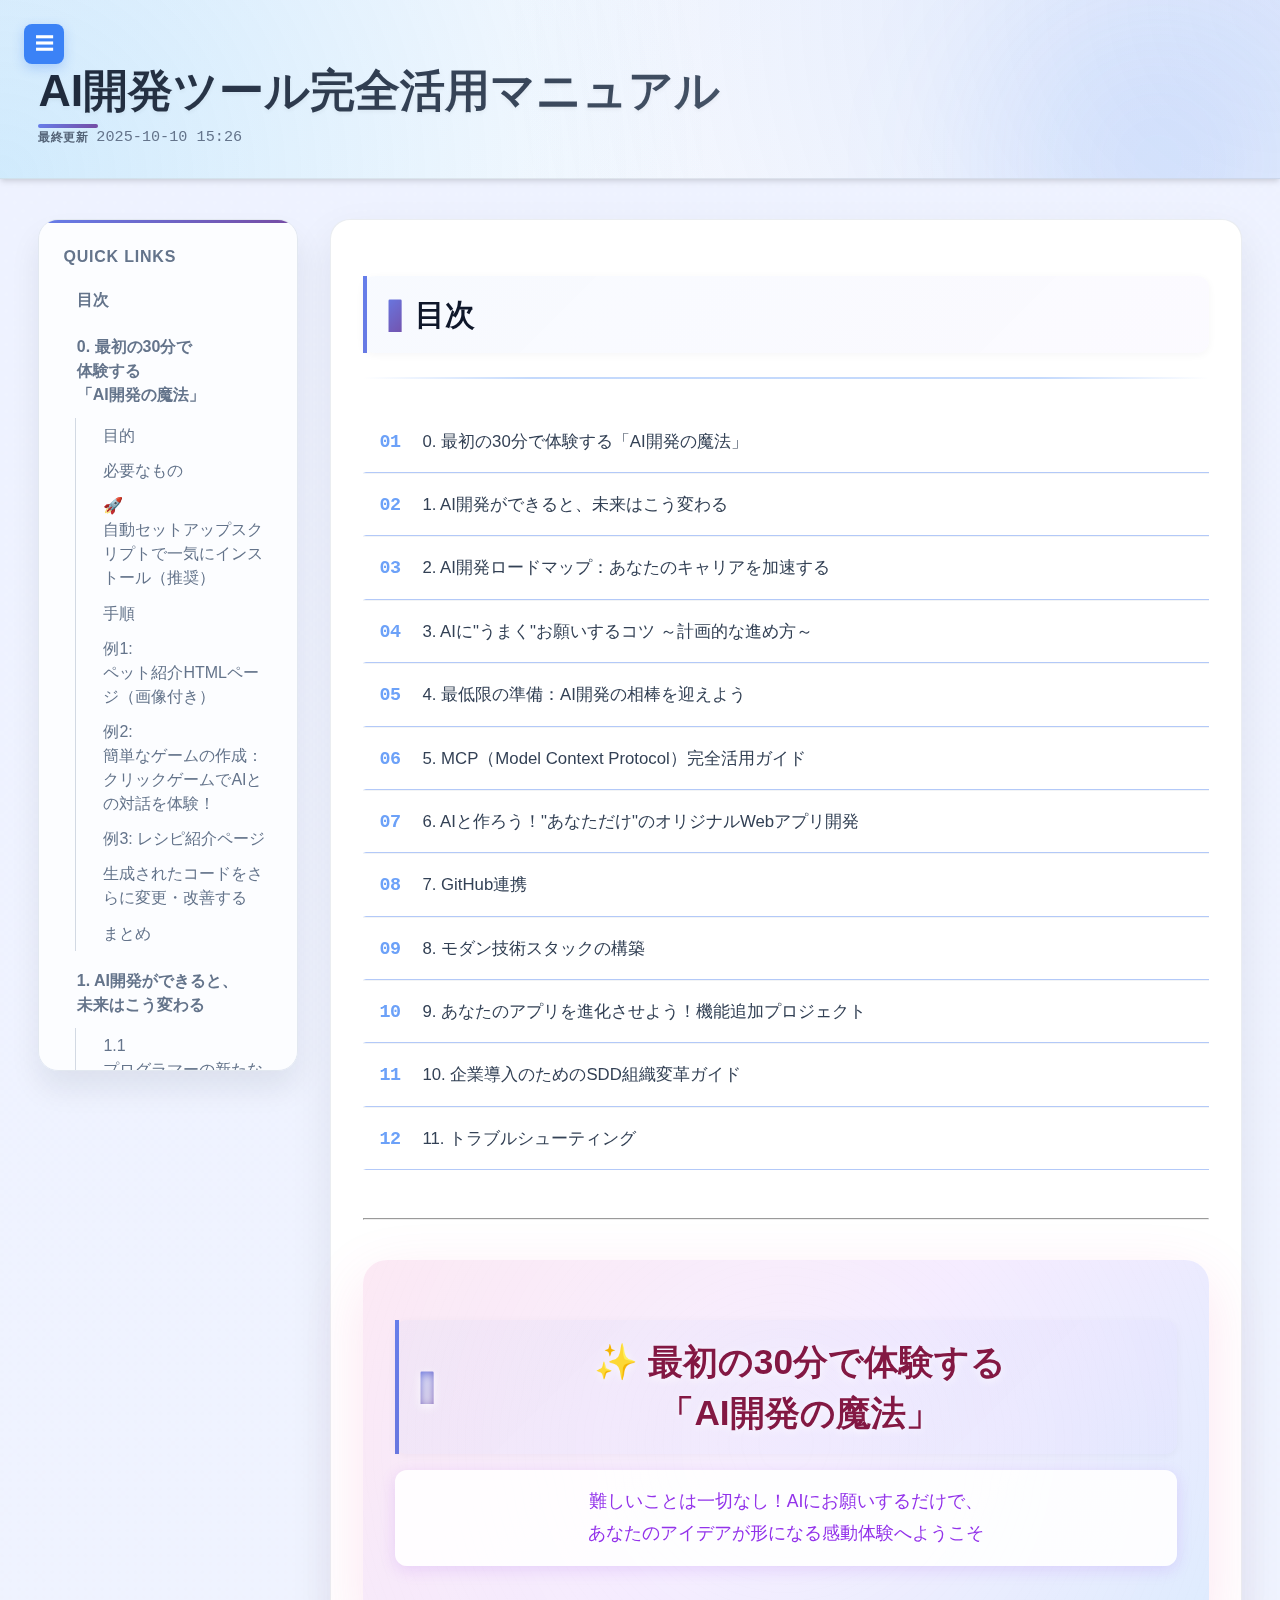
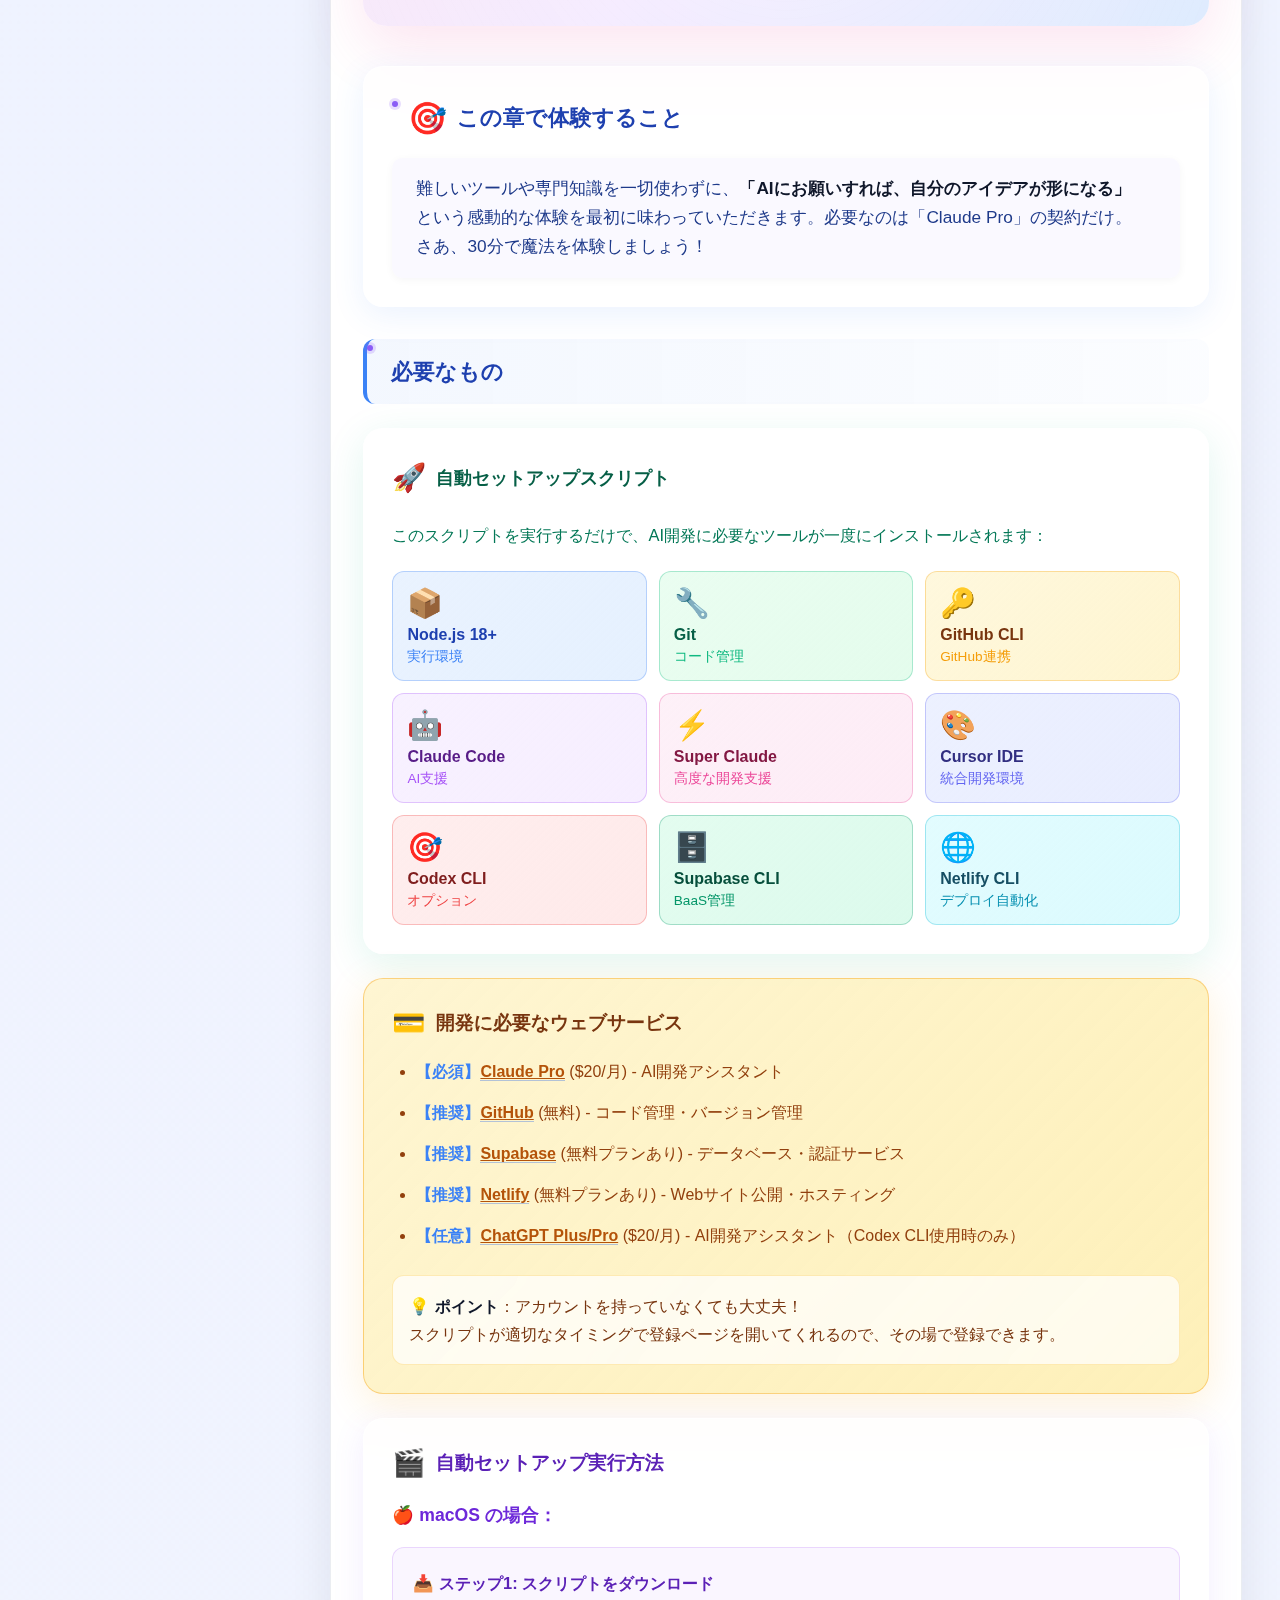
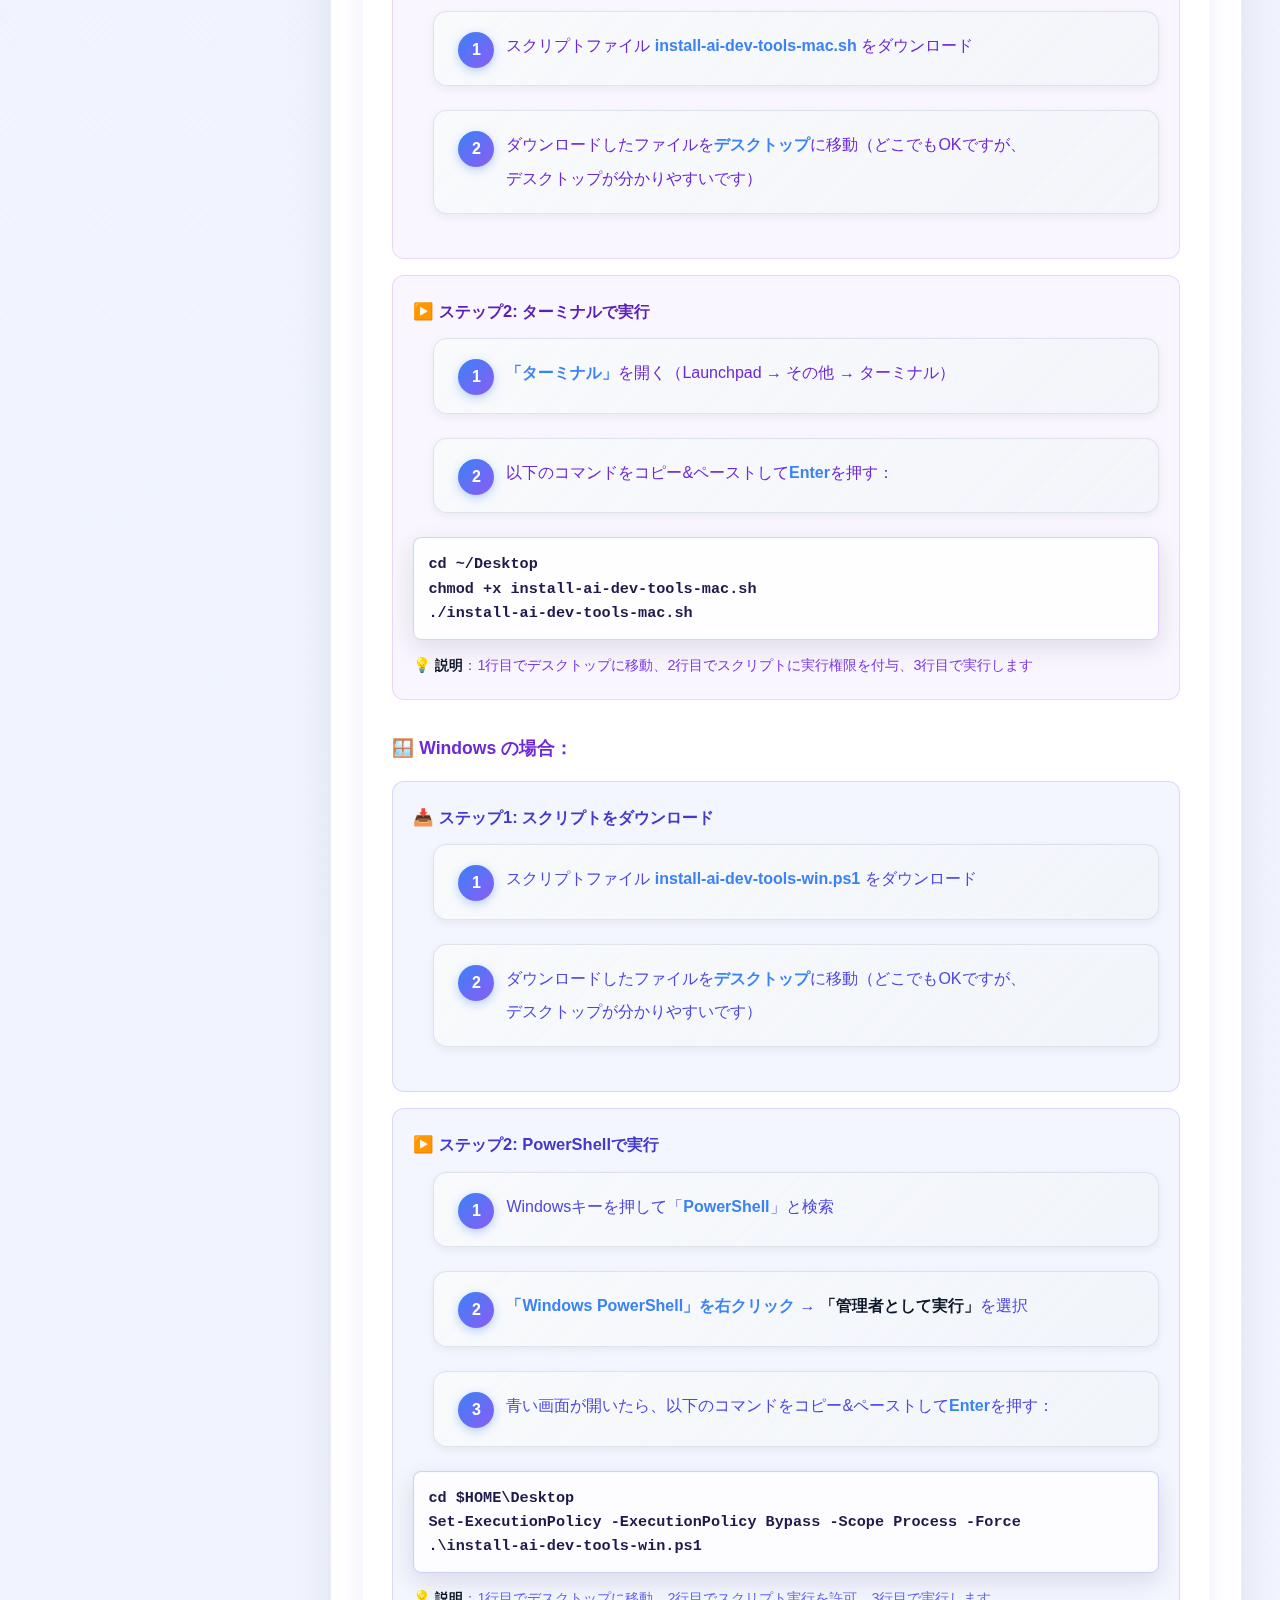
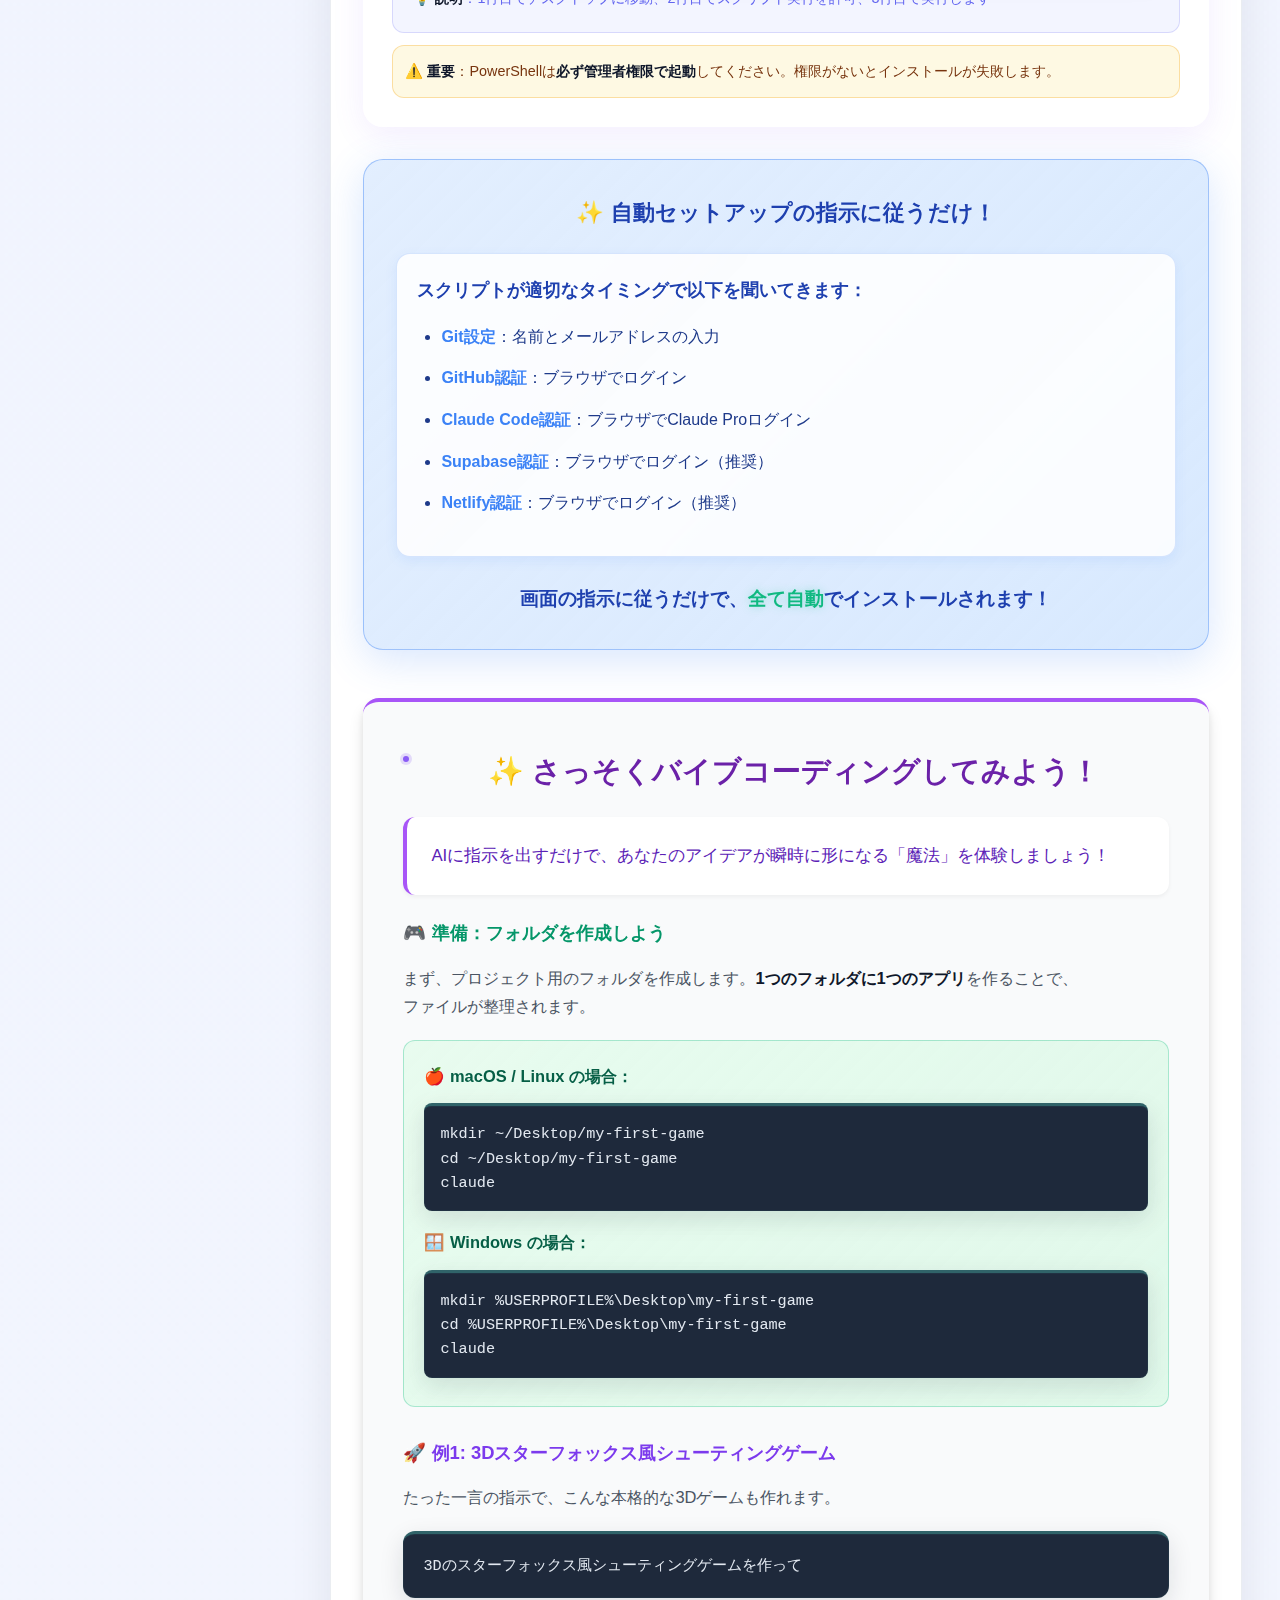
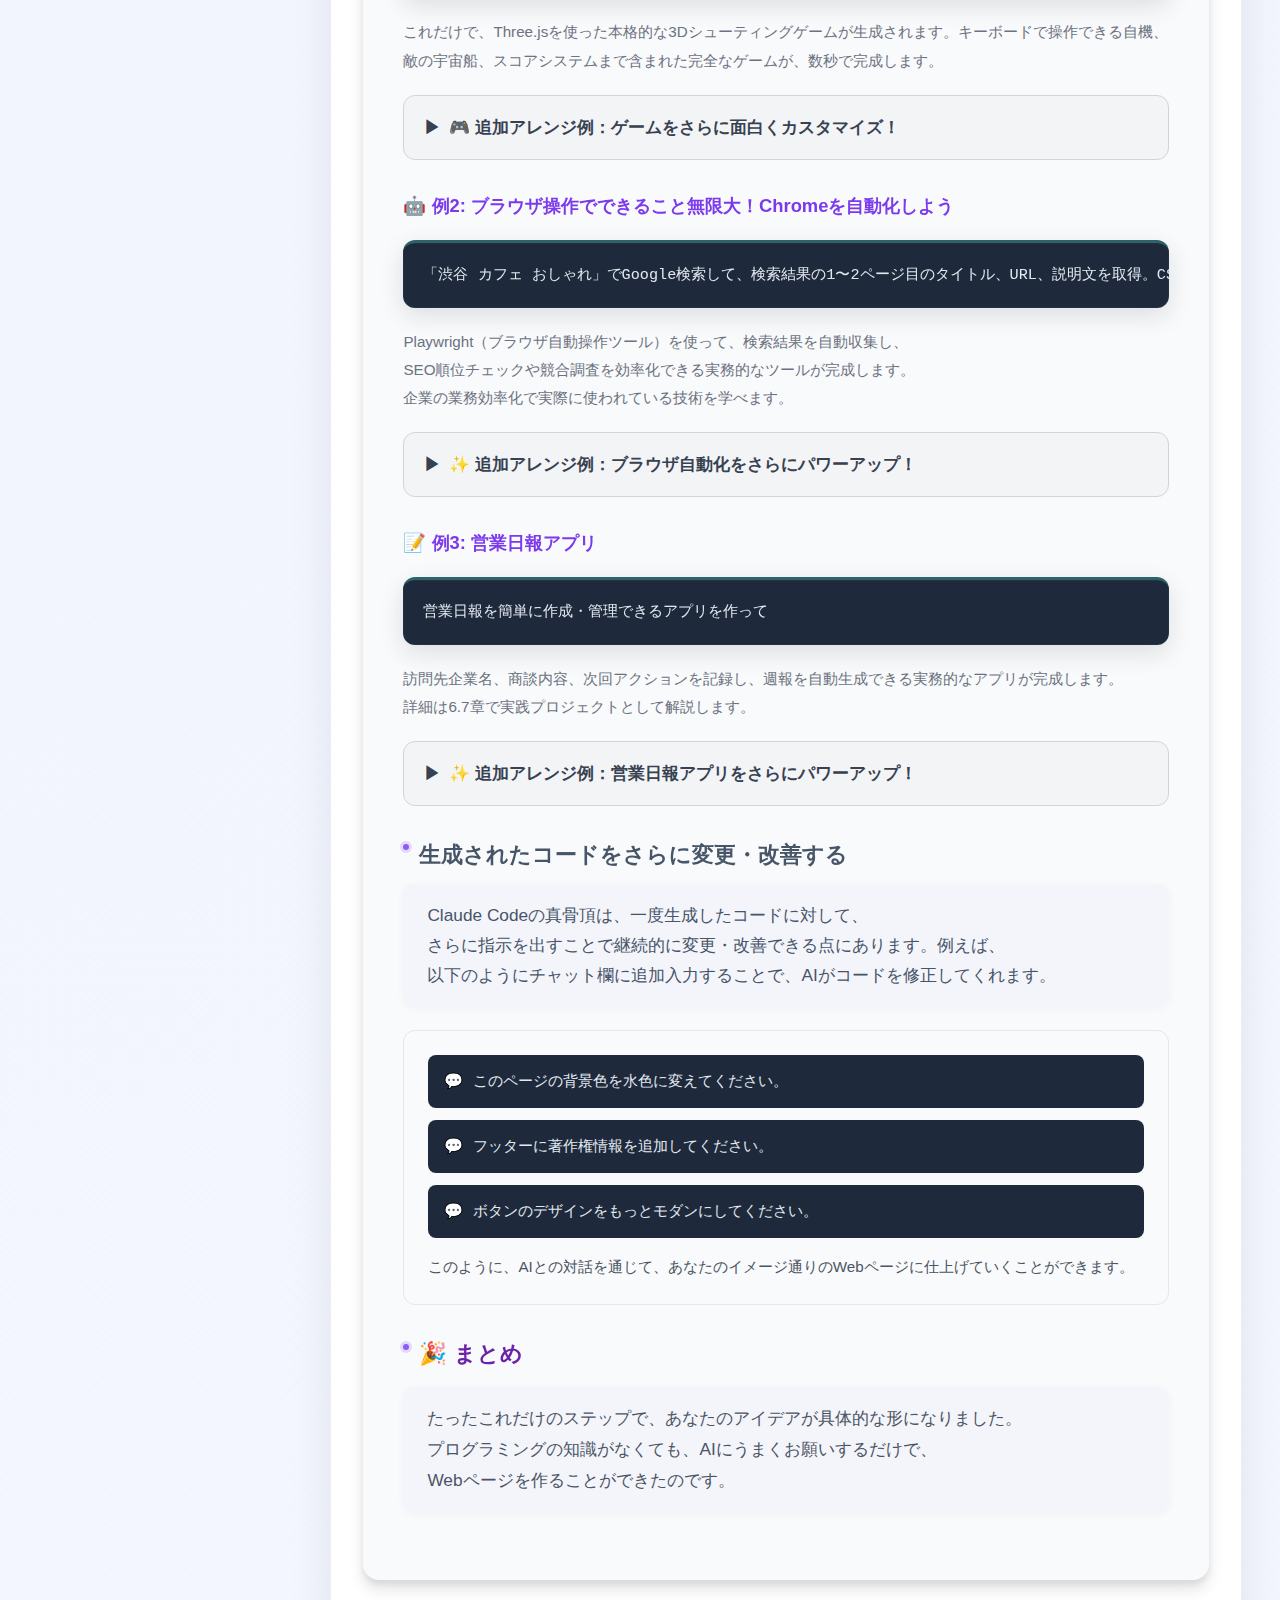
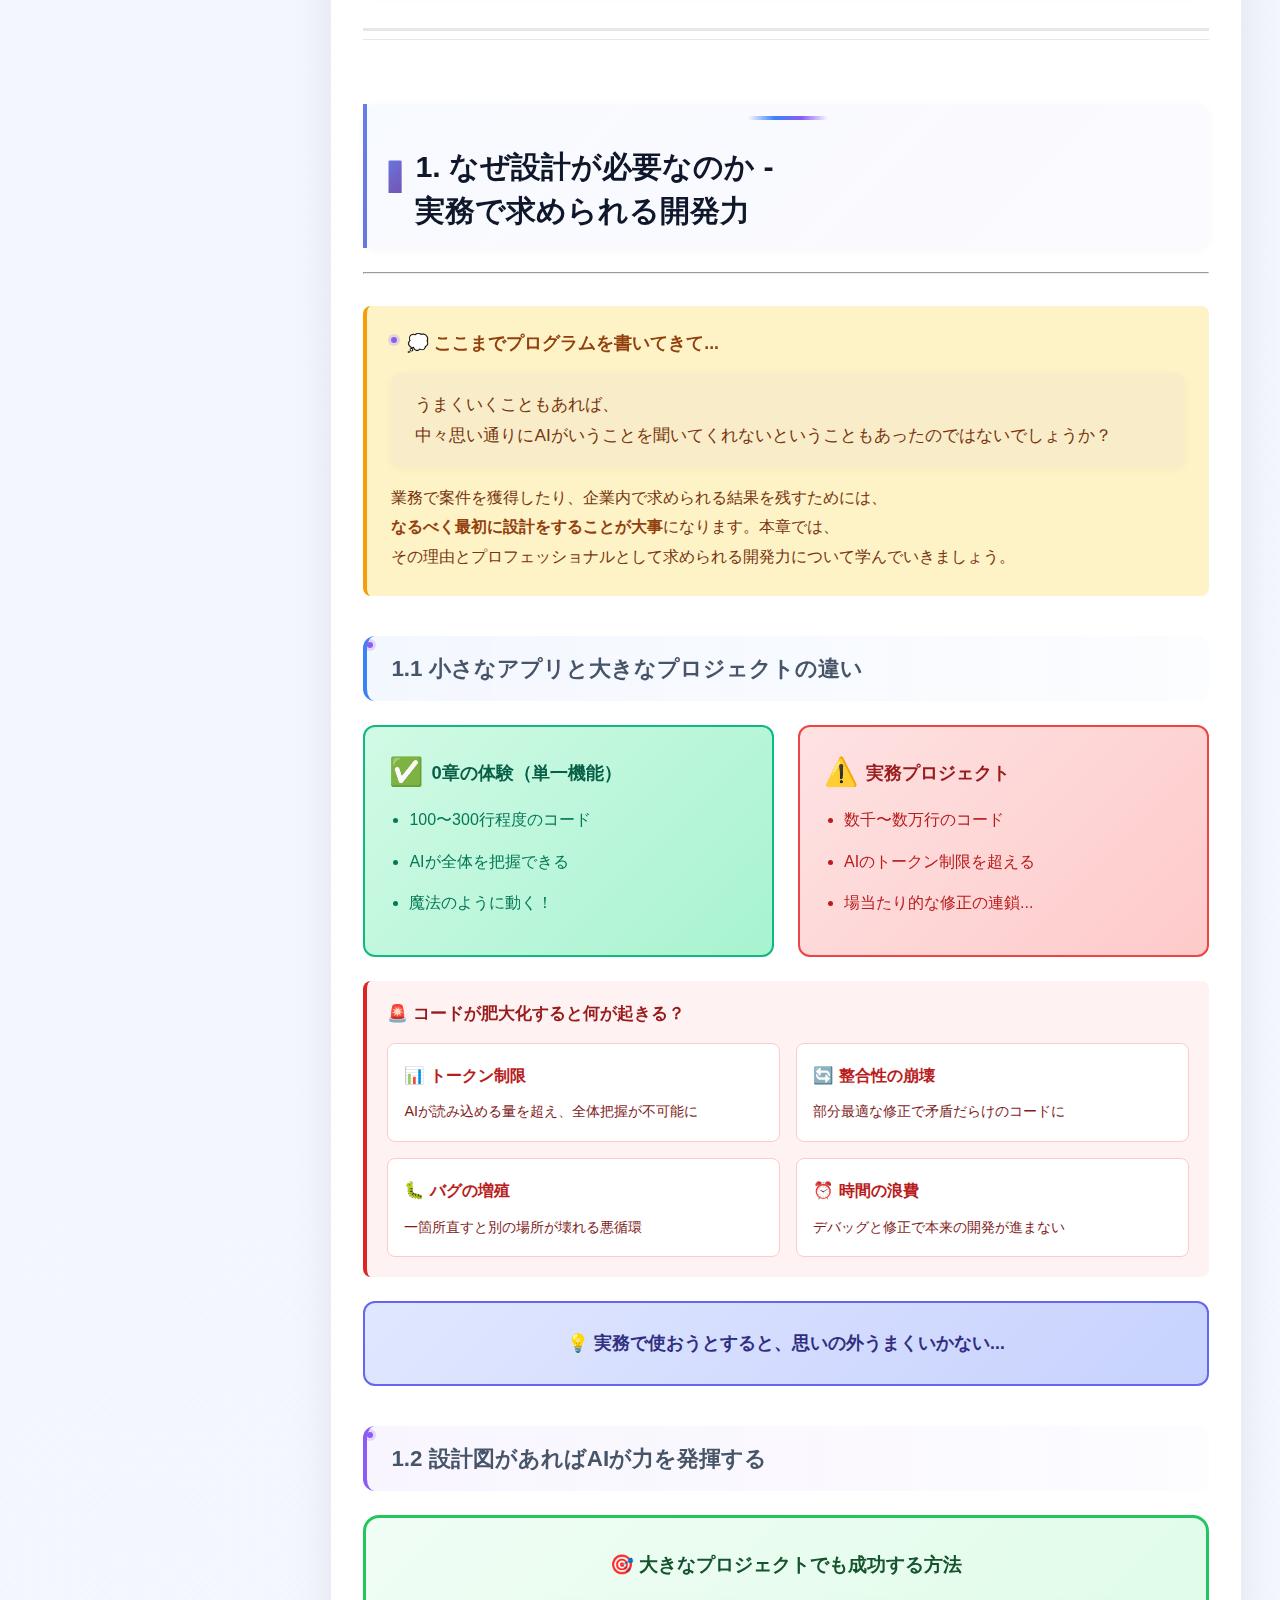
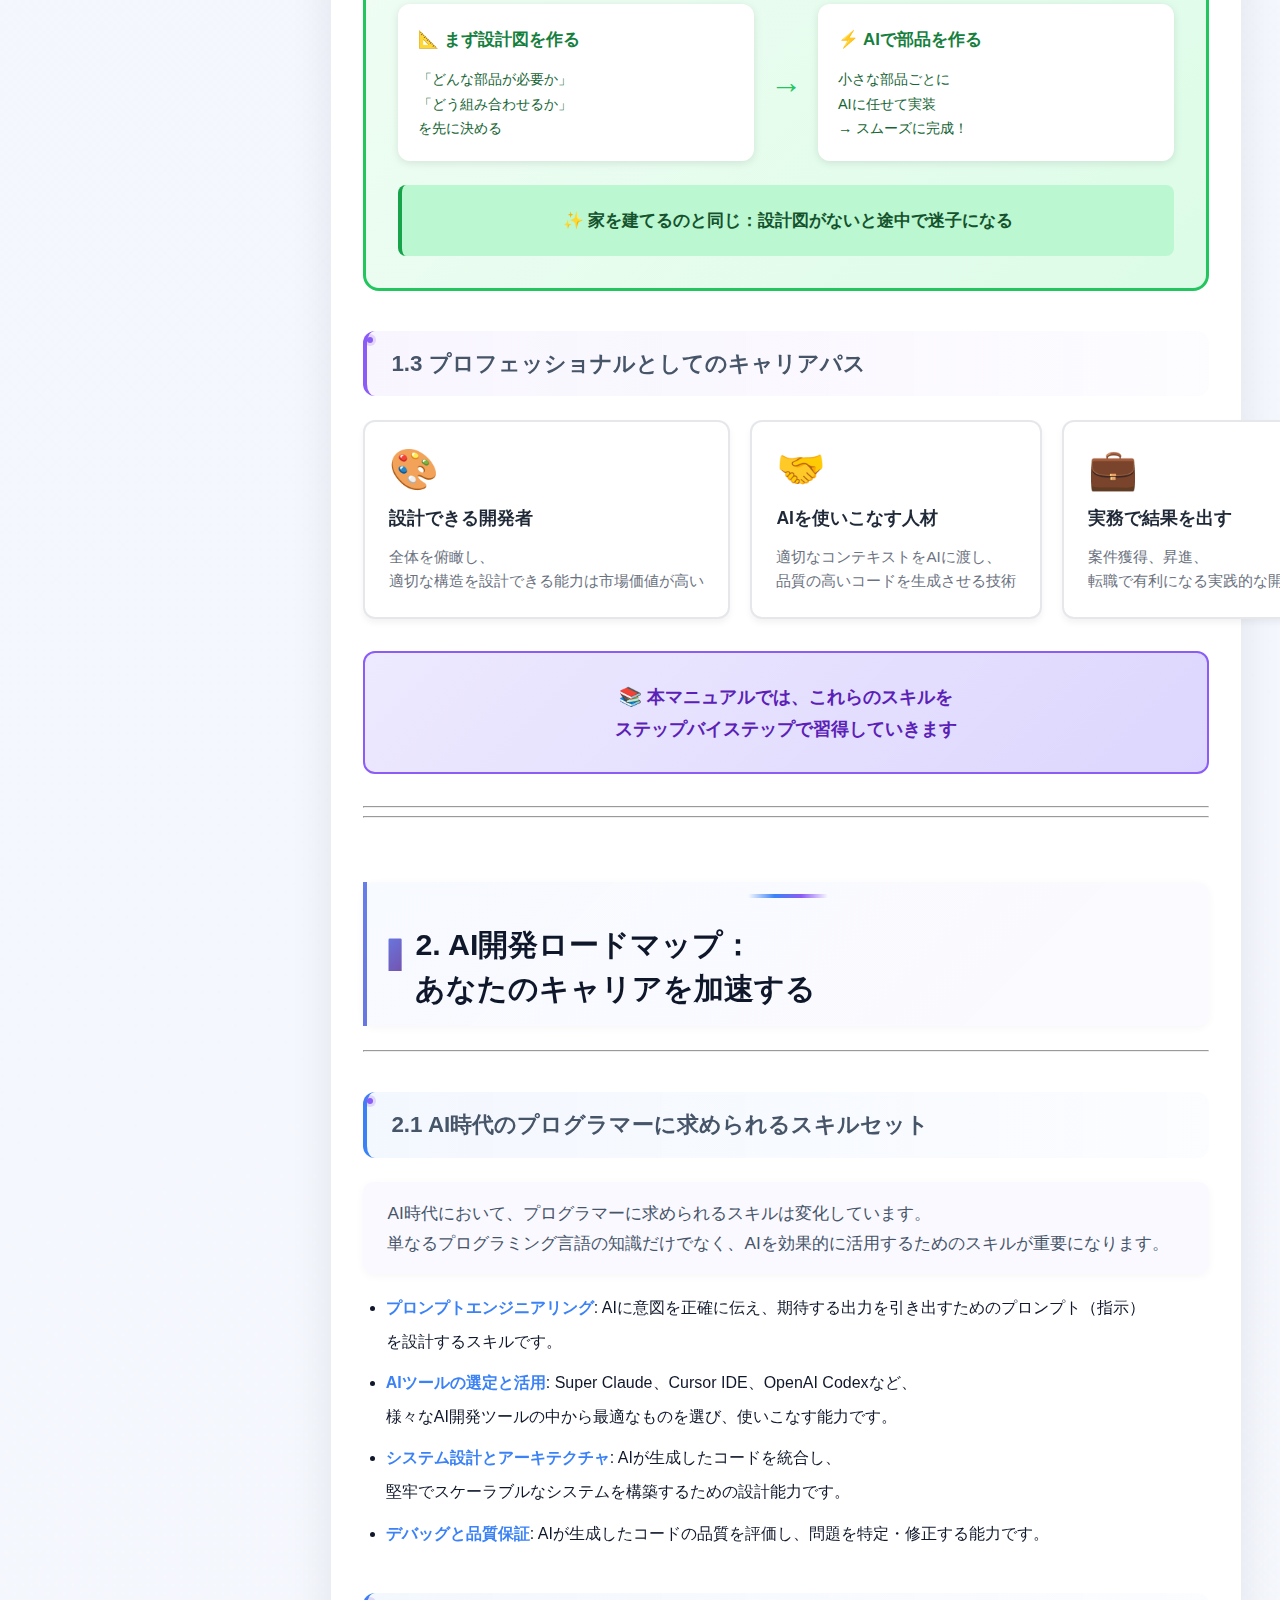
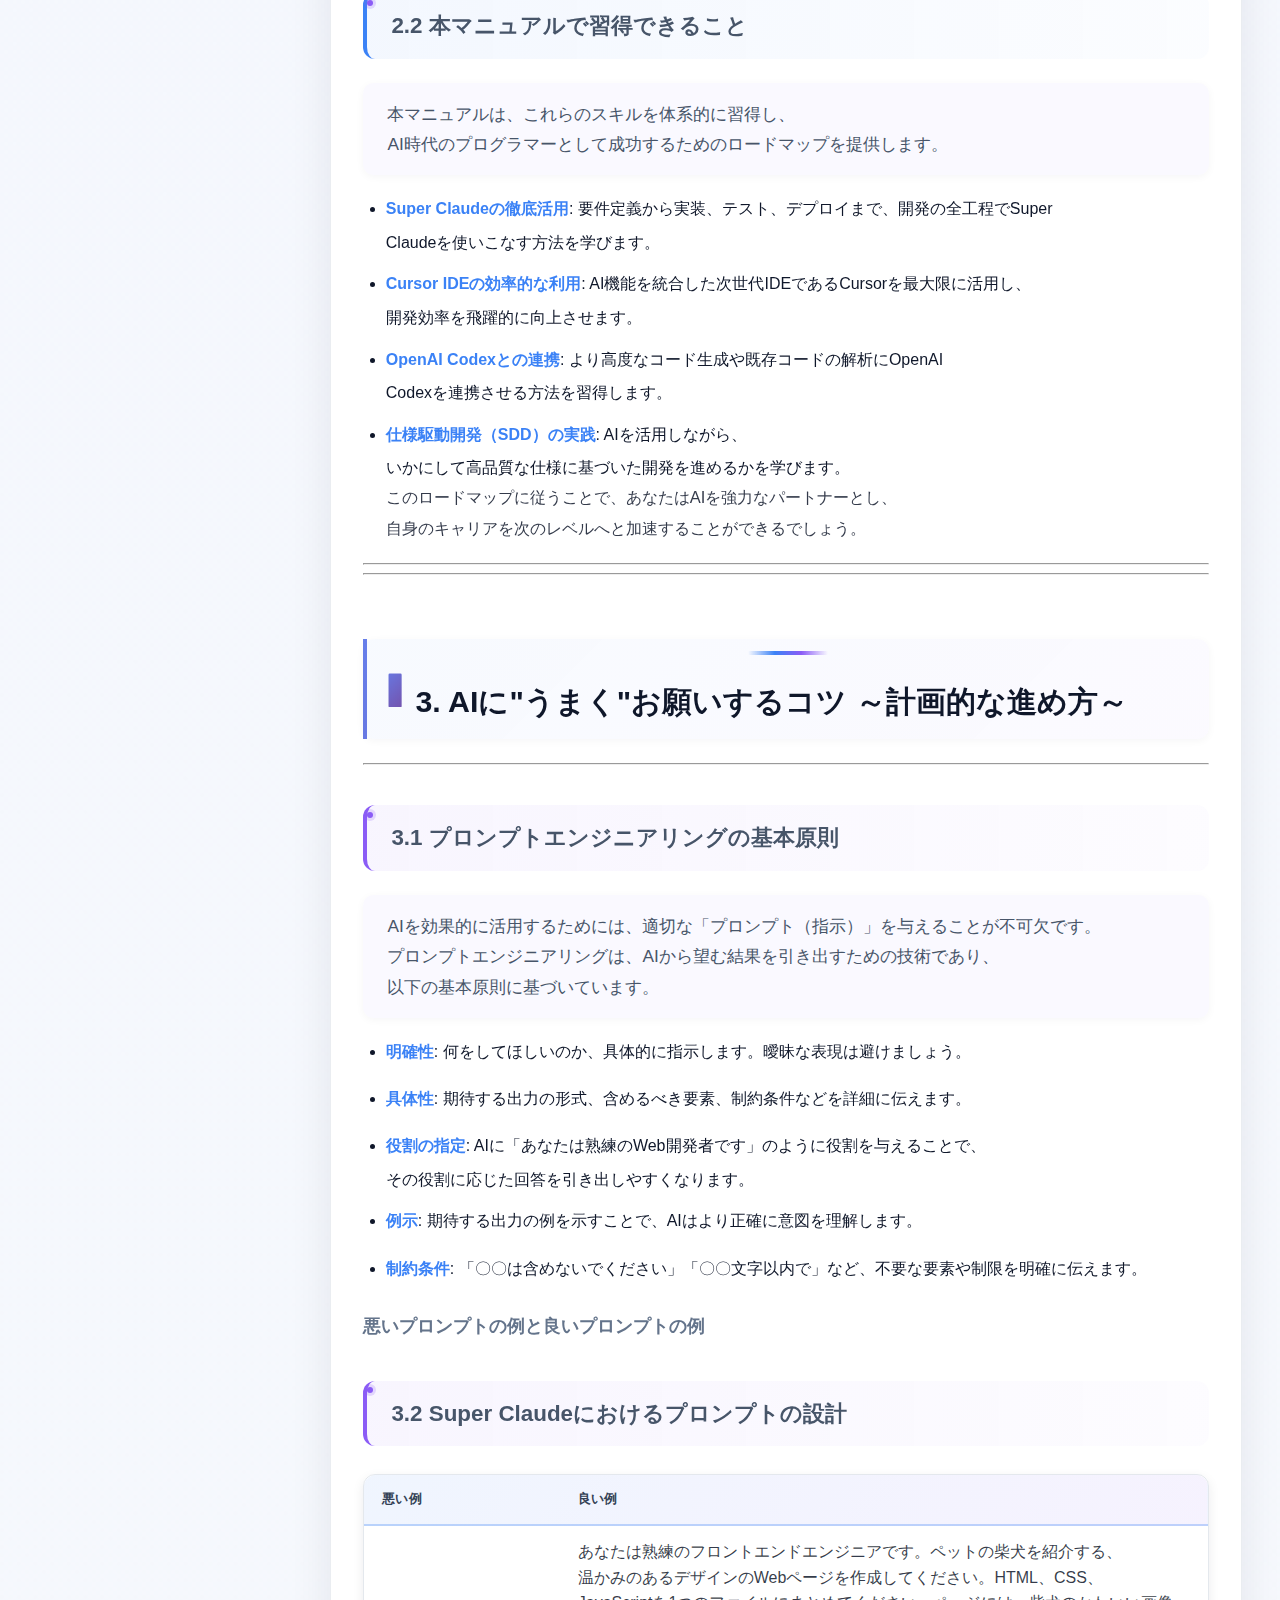
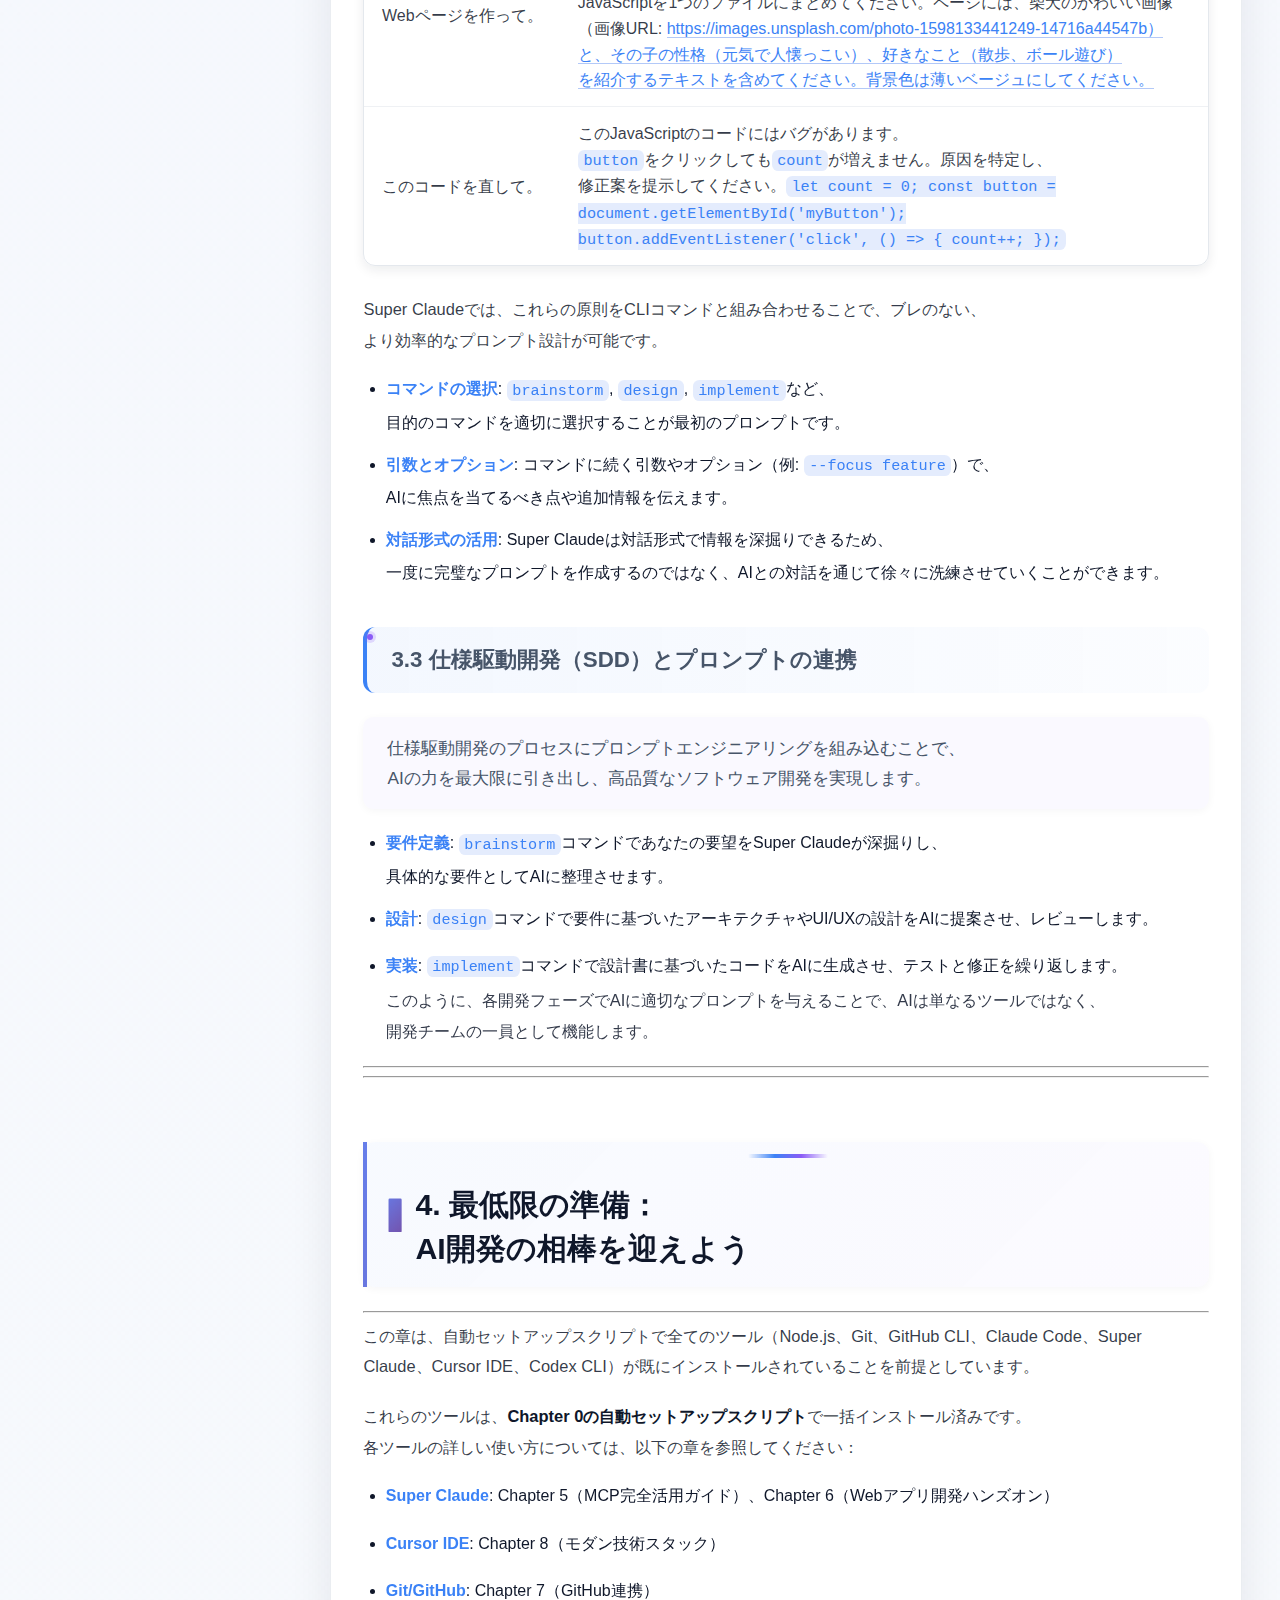
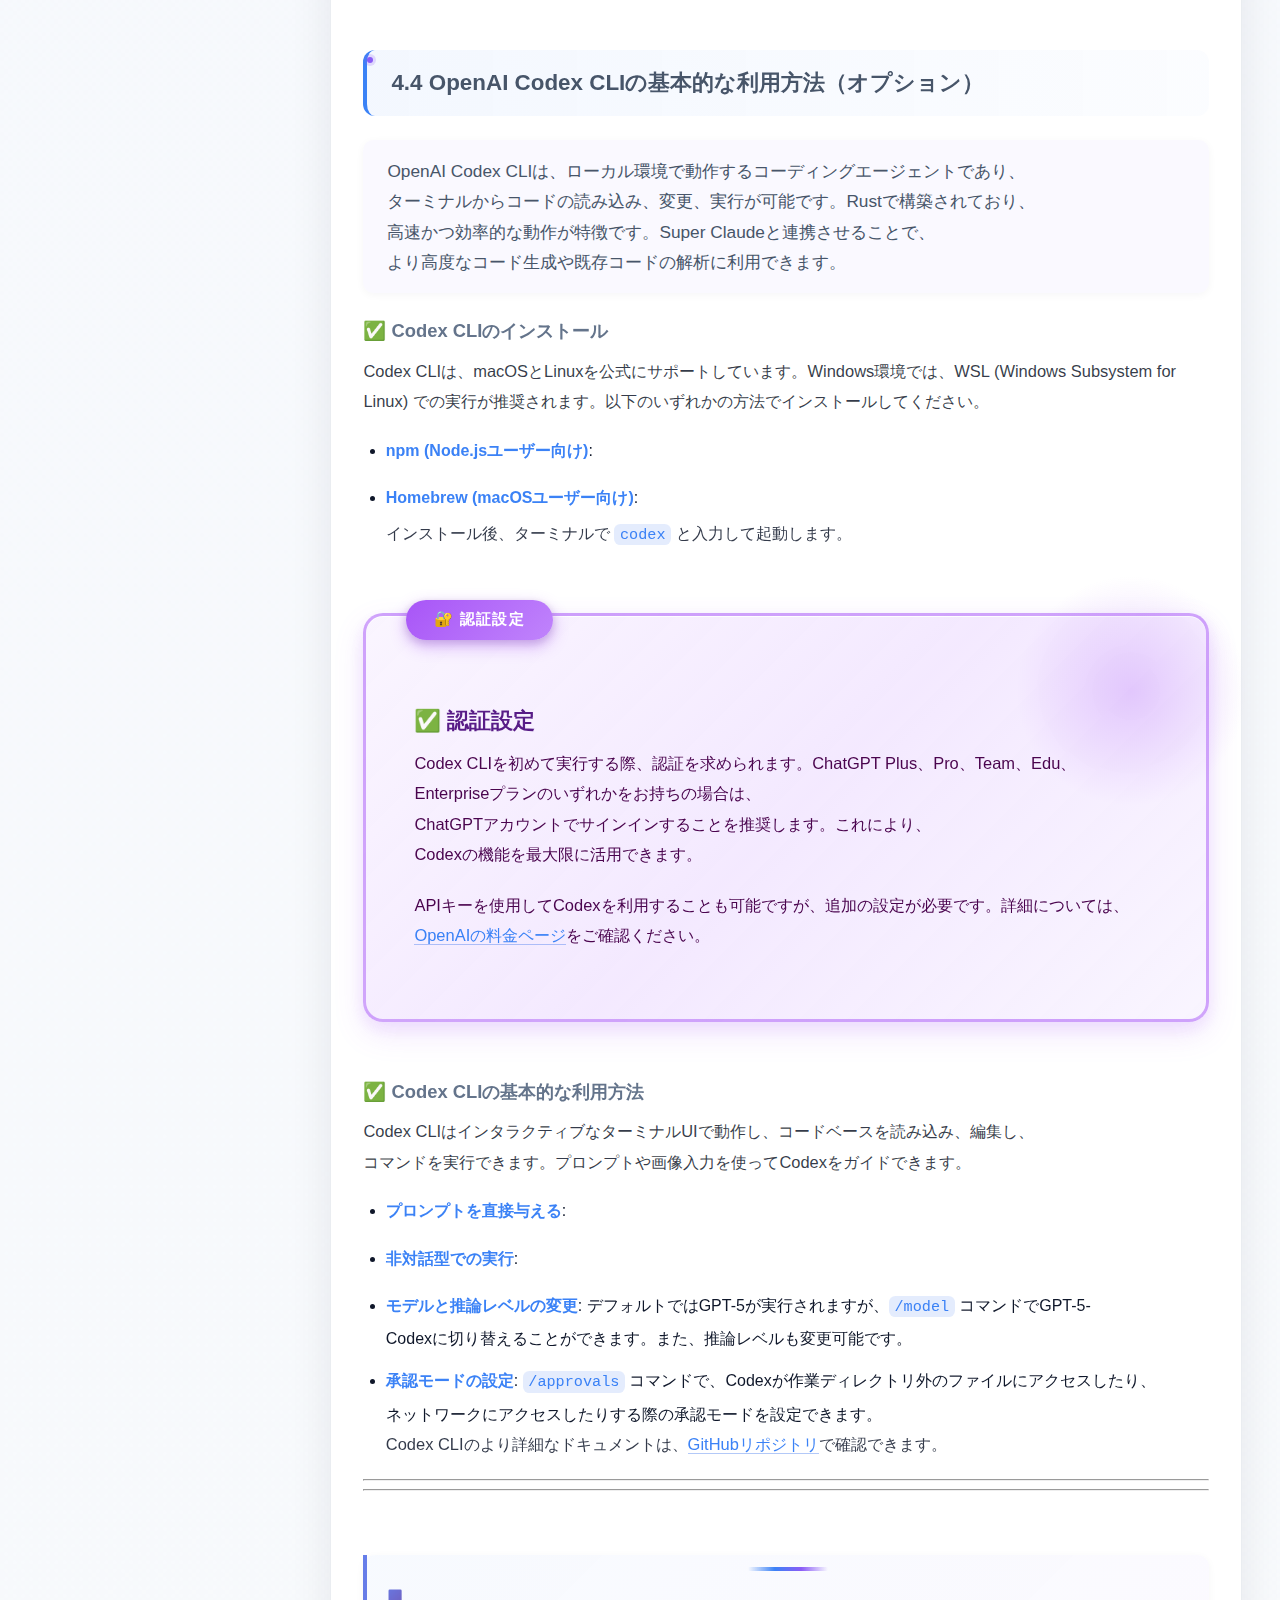
<file: site/index.html>
<!DOCTYPE html>
<html lang="ja">
<head>
  <meta charset="utf-8" />
  <meta name="viewport" content="width=device-width, initial-scale=1" />
  <title>AI開発サポートマニュアル集</title>
  <link rel="stylesheet" href="assets/manual.css" />
  <script>
    // マニュアルが1つだけの場合、自動的にそのマニュアルにリダイレクト
    document.addEventListener('DOMContentLoaded', function() {
      const manualCards = document.querySelectorAll('.manual-card');
      if (manualCards.length === 1) {
        const link = manualCards[0].querySelector('h2 a');
        if (link) {
          window.location.href = link.getAttribute('href');
        }
      }
    });
  </script>
</head>
<body class="site-index">
  <header class="index-header">
    <div>
      <p class="manual-label">Manual Library</p>
      <h1>AI開発準備マニュアル集</h1>
      <p class="manual-subtitle">docs配下のMarkdownをHTMLに自動変換したライブラリです。</p>
      <p class="index-updated">最終更新: 2025-10-10 14:36</p>
    </div>
  </header>
  <main class="index-main">
    <section class="manual-grid">
      <article class="manual-card"><h2><a href="ai/">AI開発ツール完全活用マニュアル</a></h2><dl><div><dt>更新</dt><dd>2025-10-10</dd></div><div><dt>セクション</dt><dd>14</dd></div></dl></article>
    </section>
  </main>
  <footer class="manual-footer">
    <p>新しいMarkdownを追加したら <code>python tools/build_manual.py</code> を実行してください。</p>
  </footer>
</body>
</html>
</file>
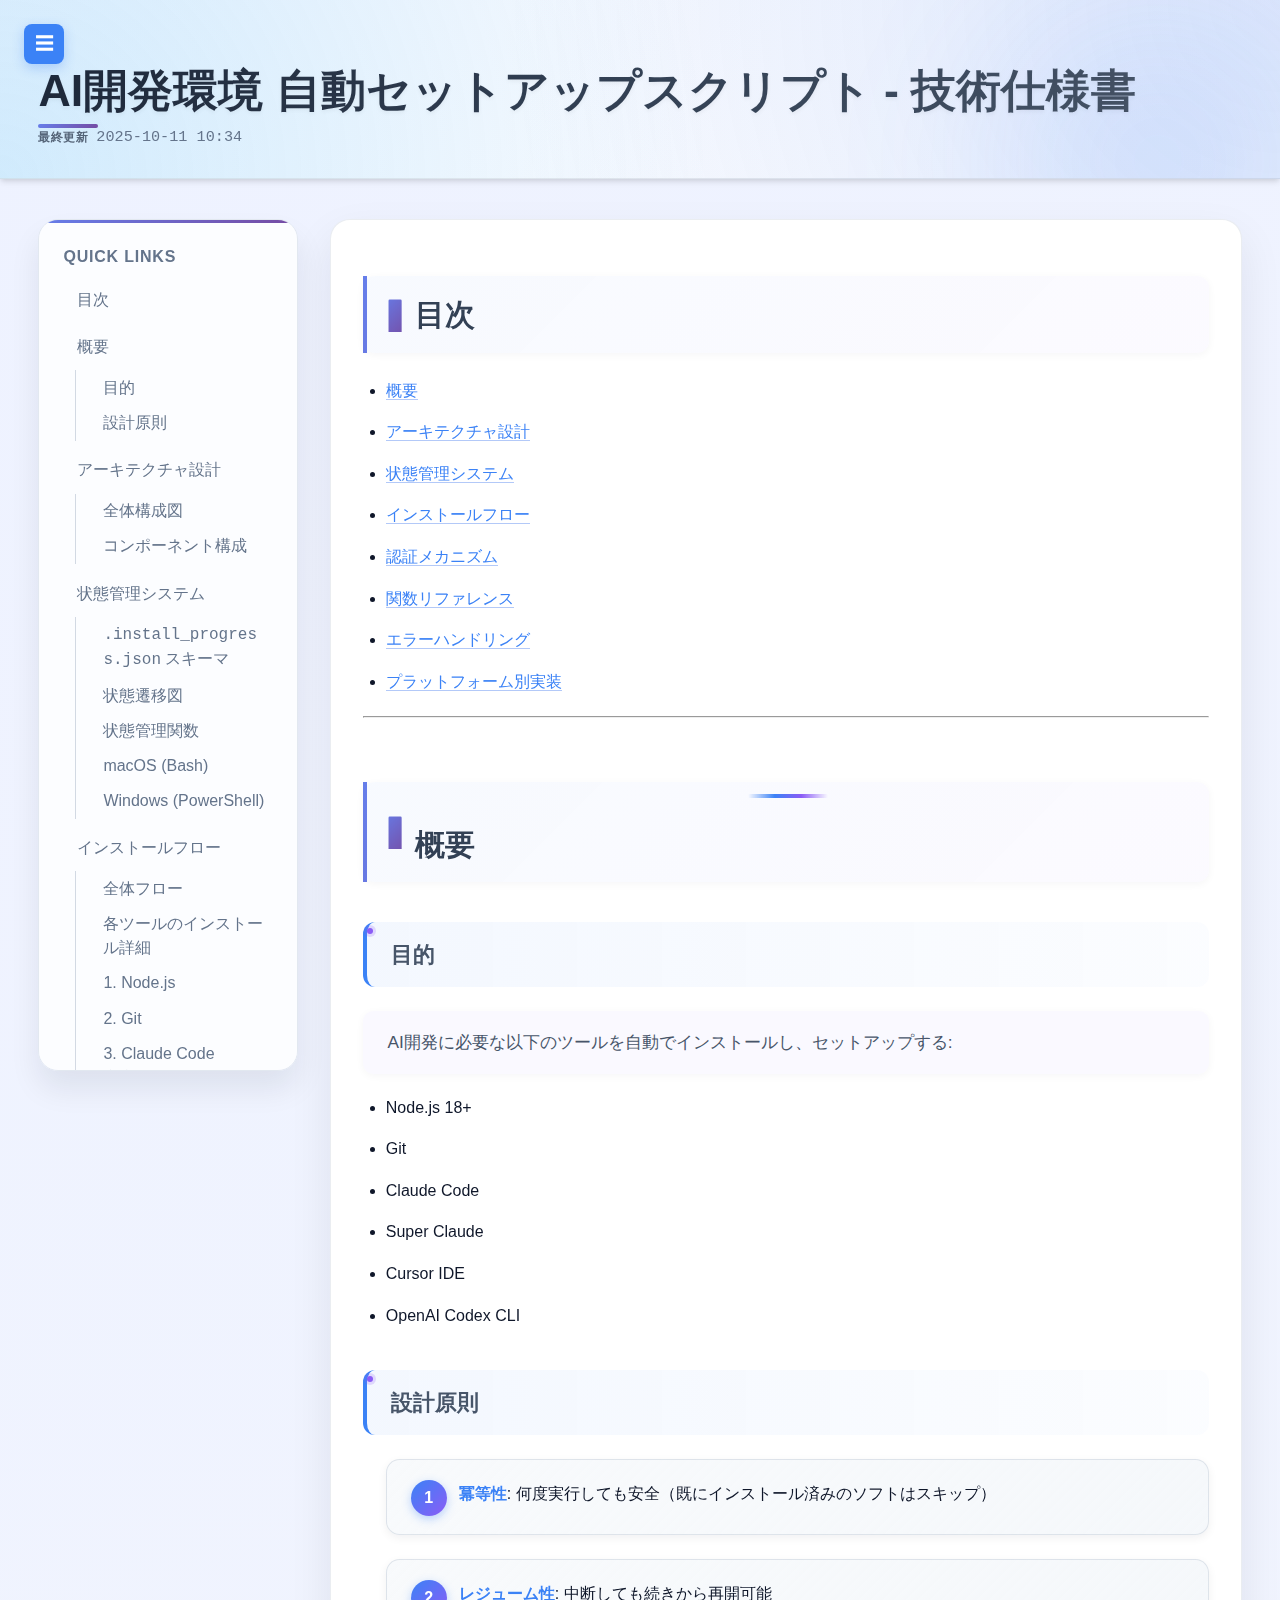
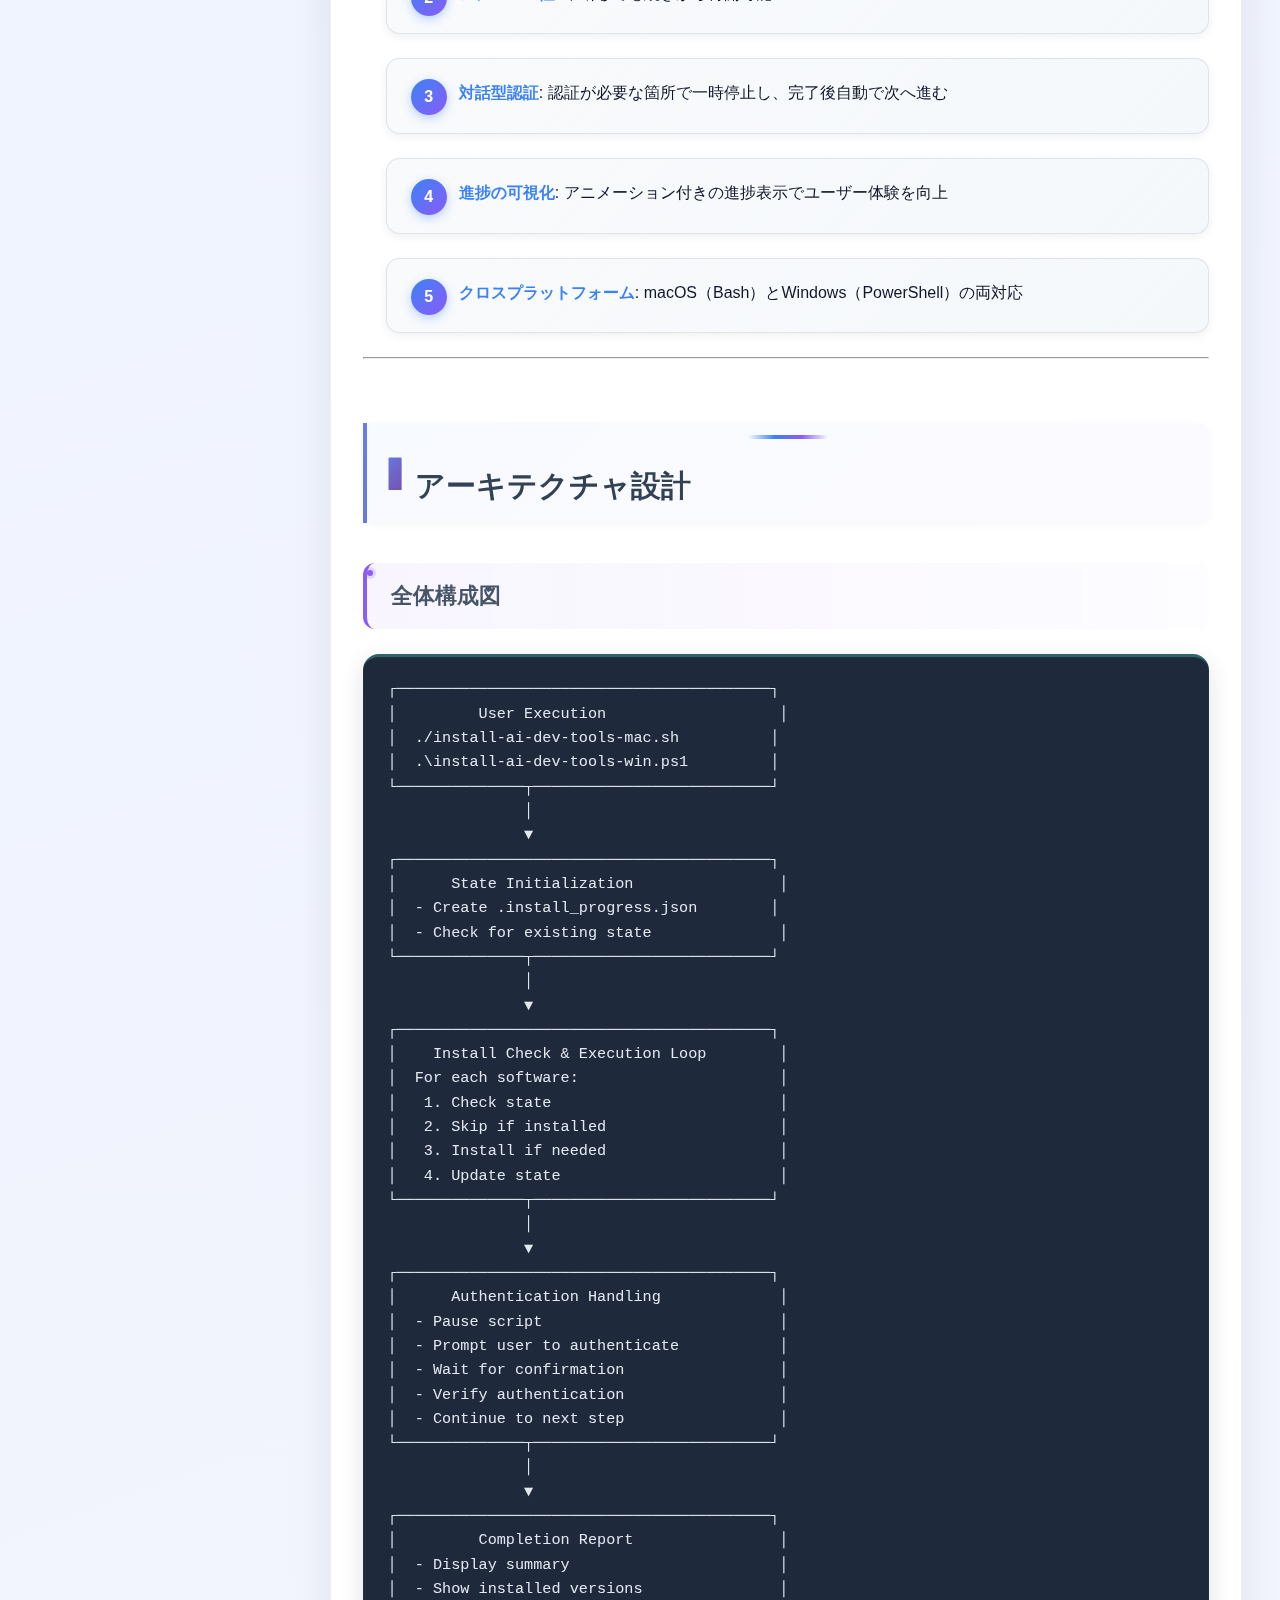
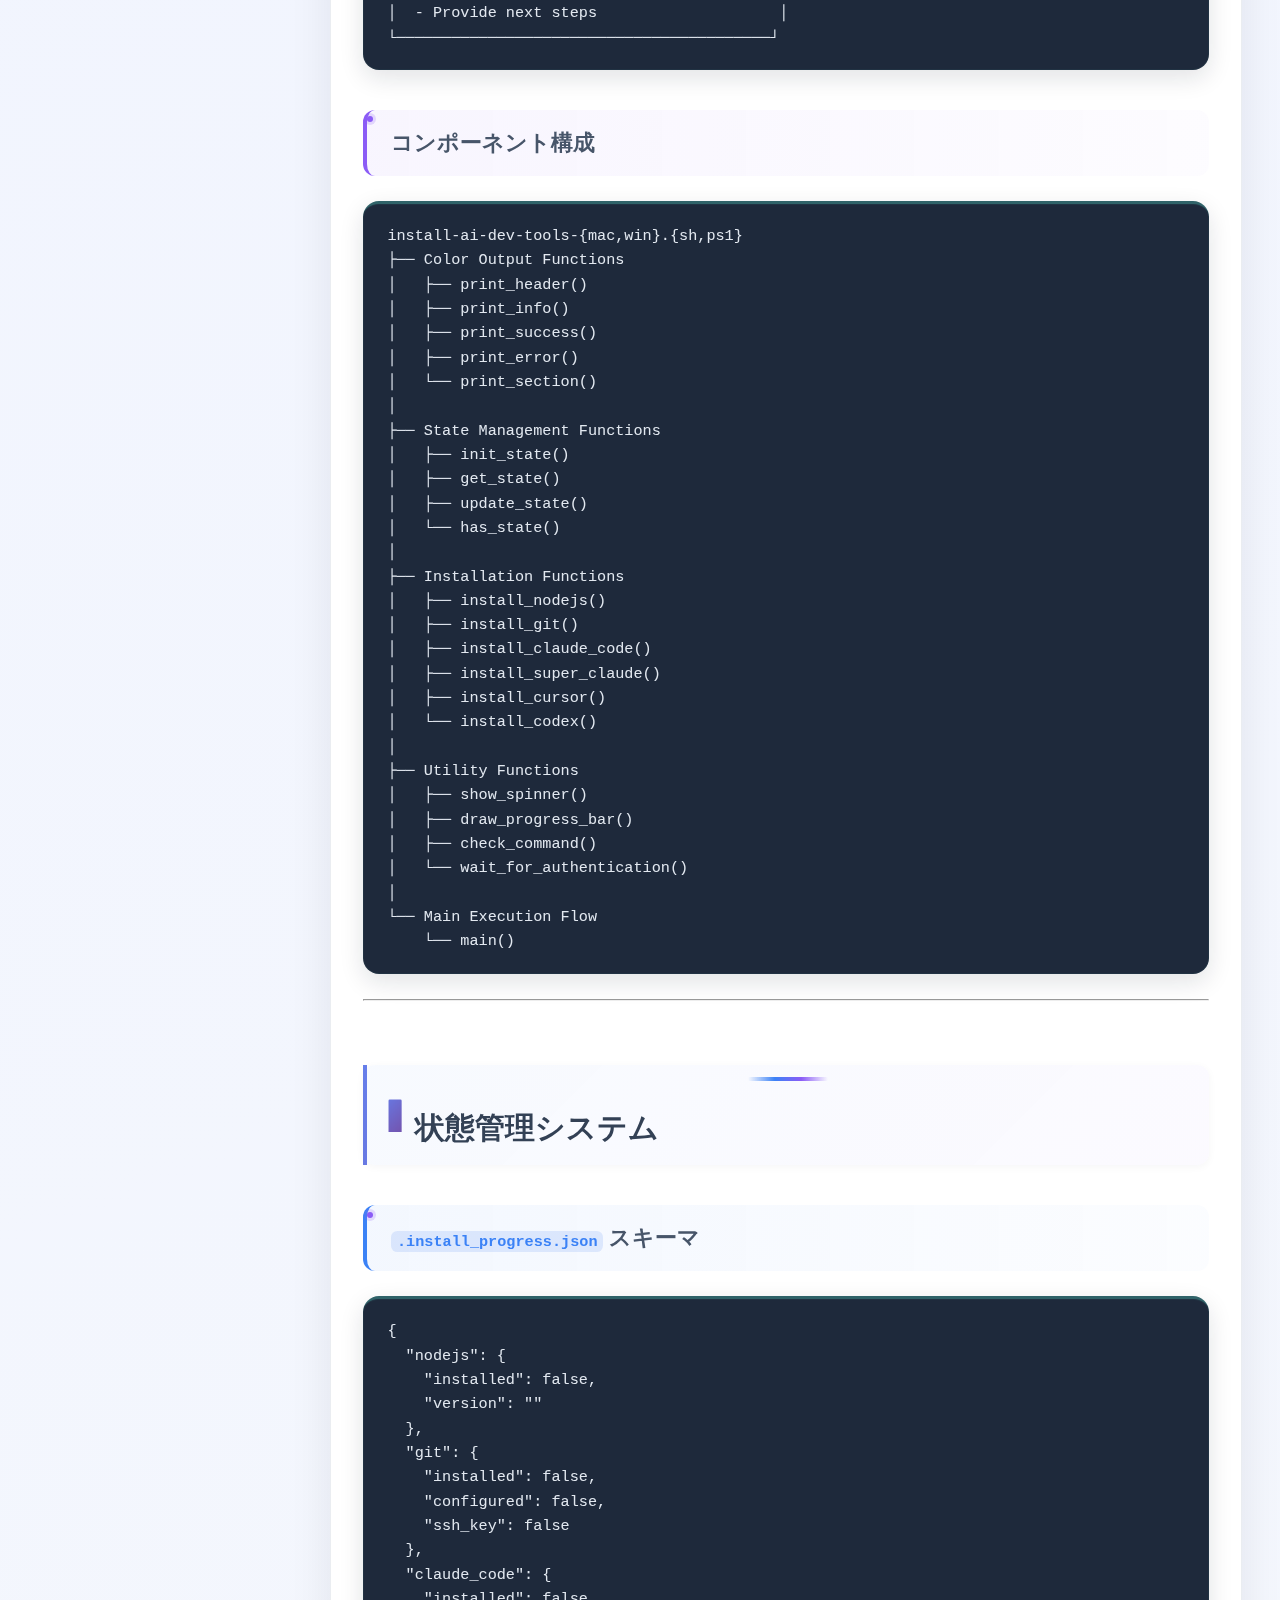
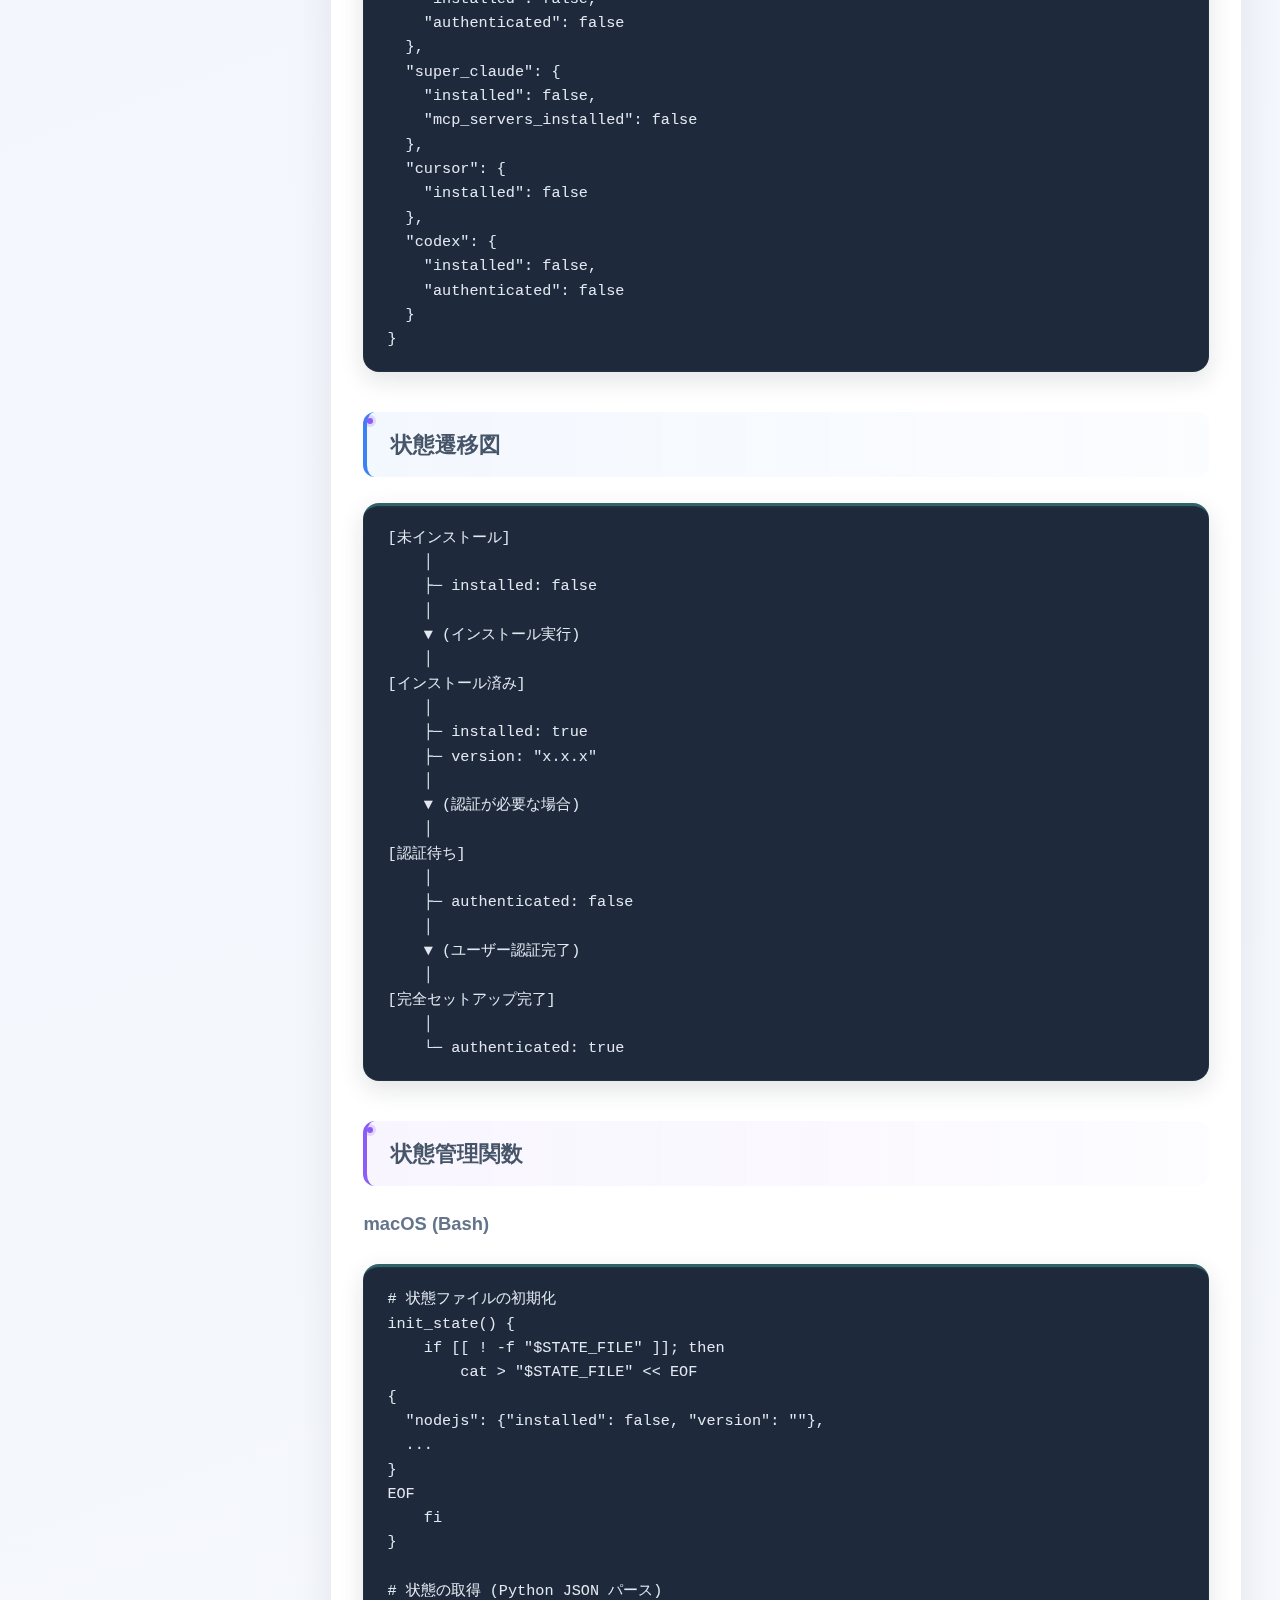
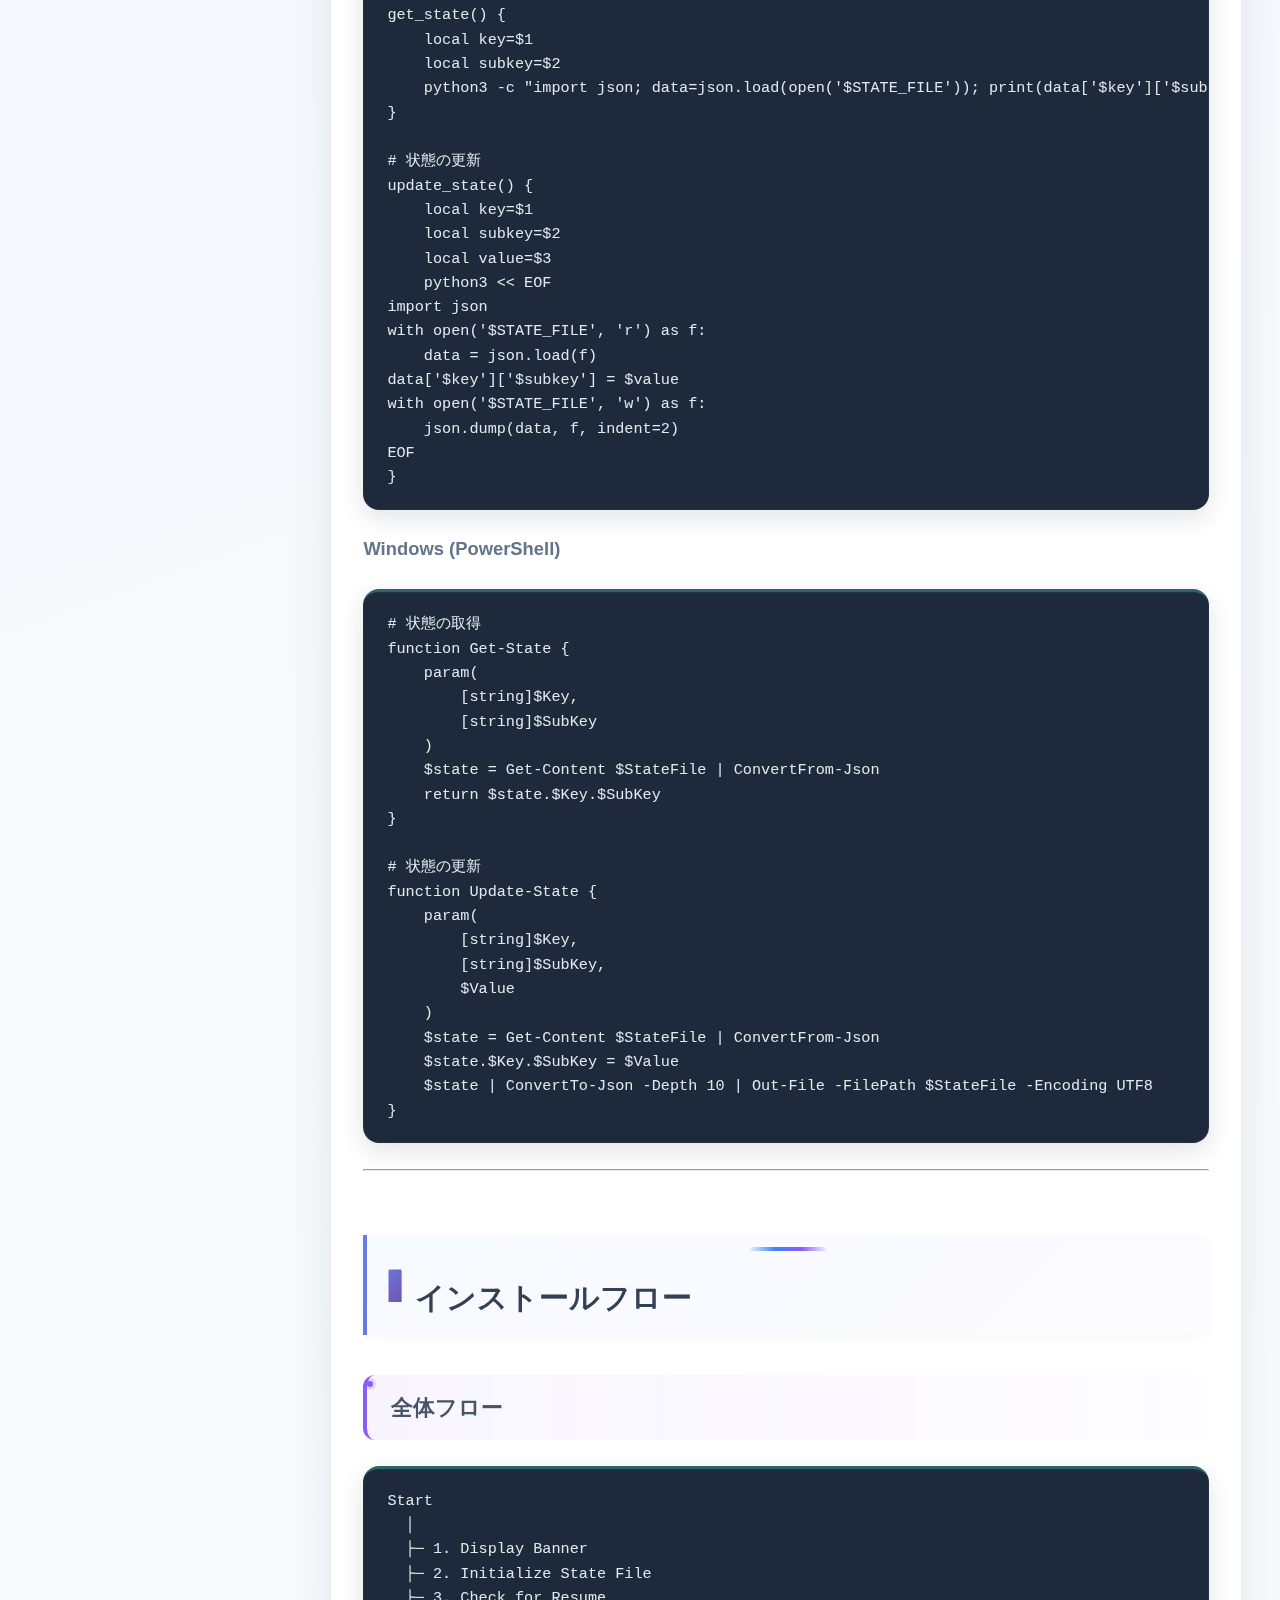
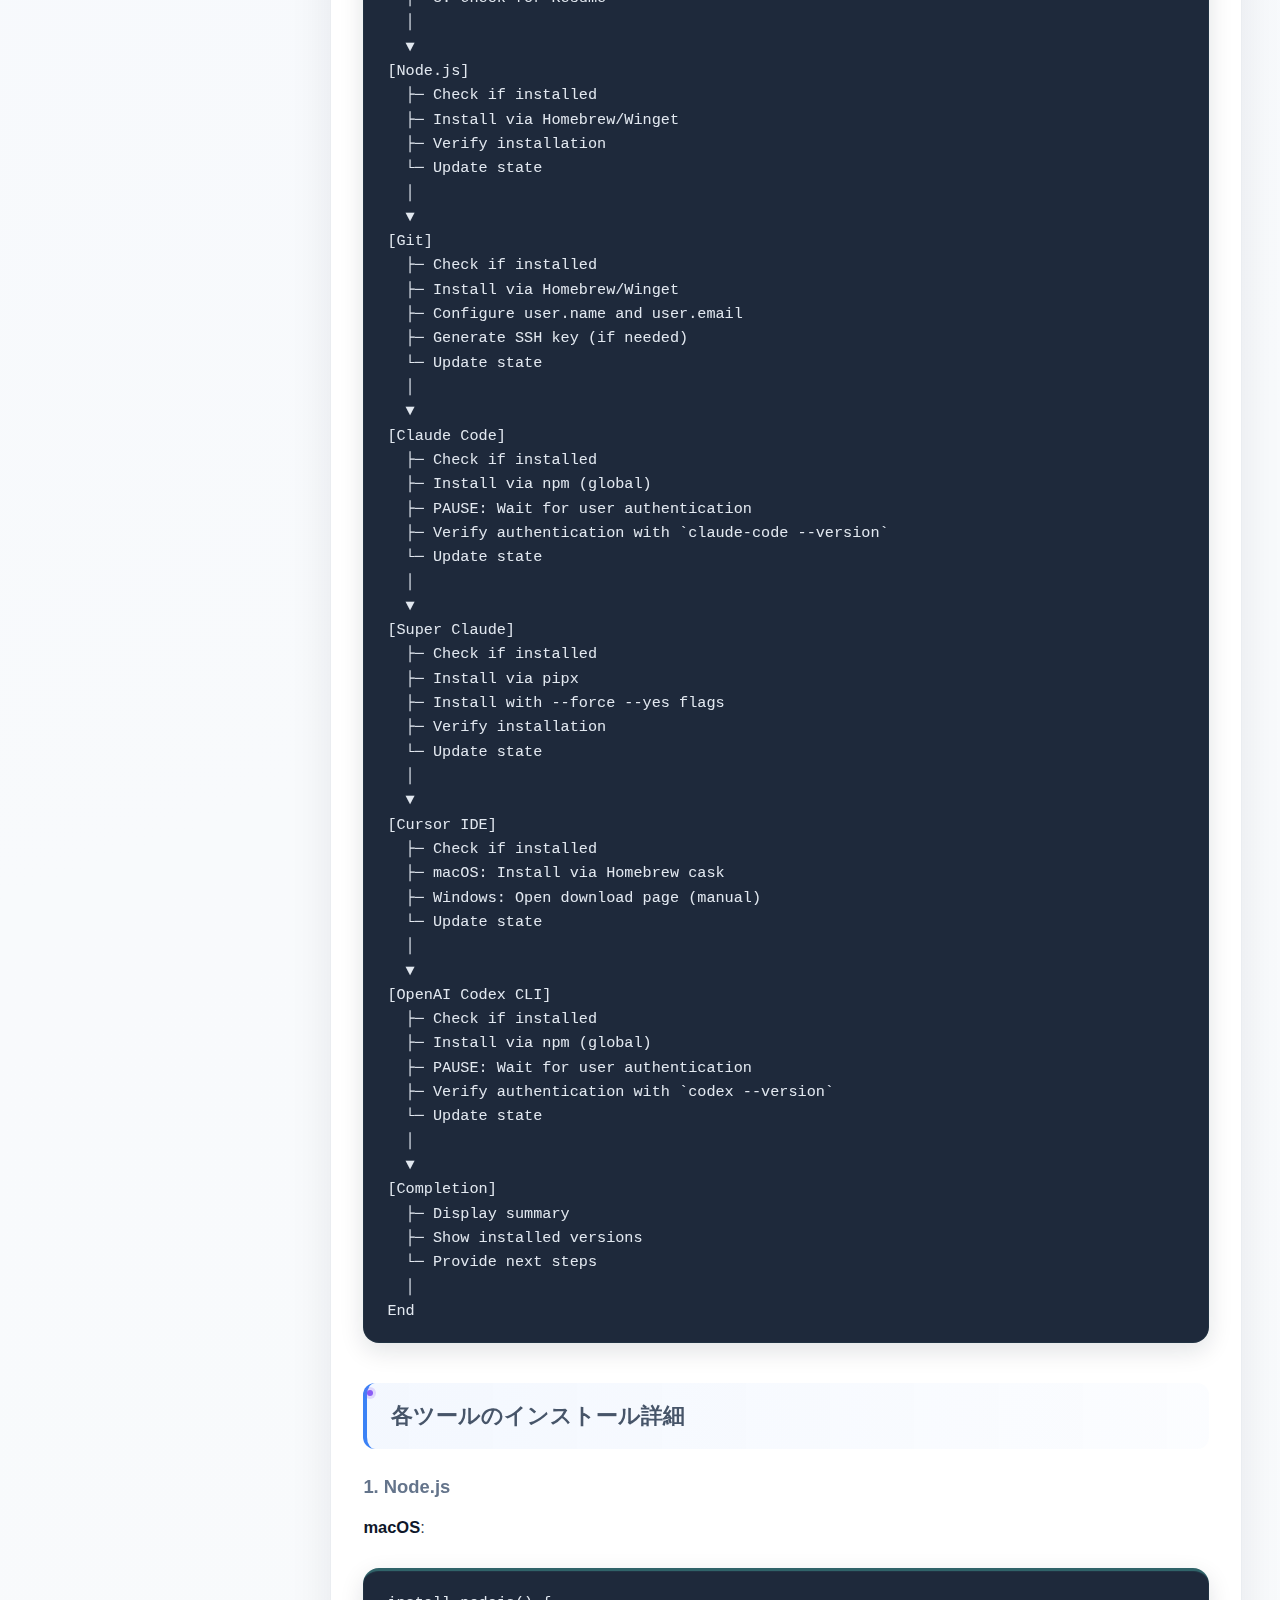
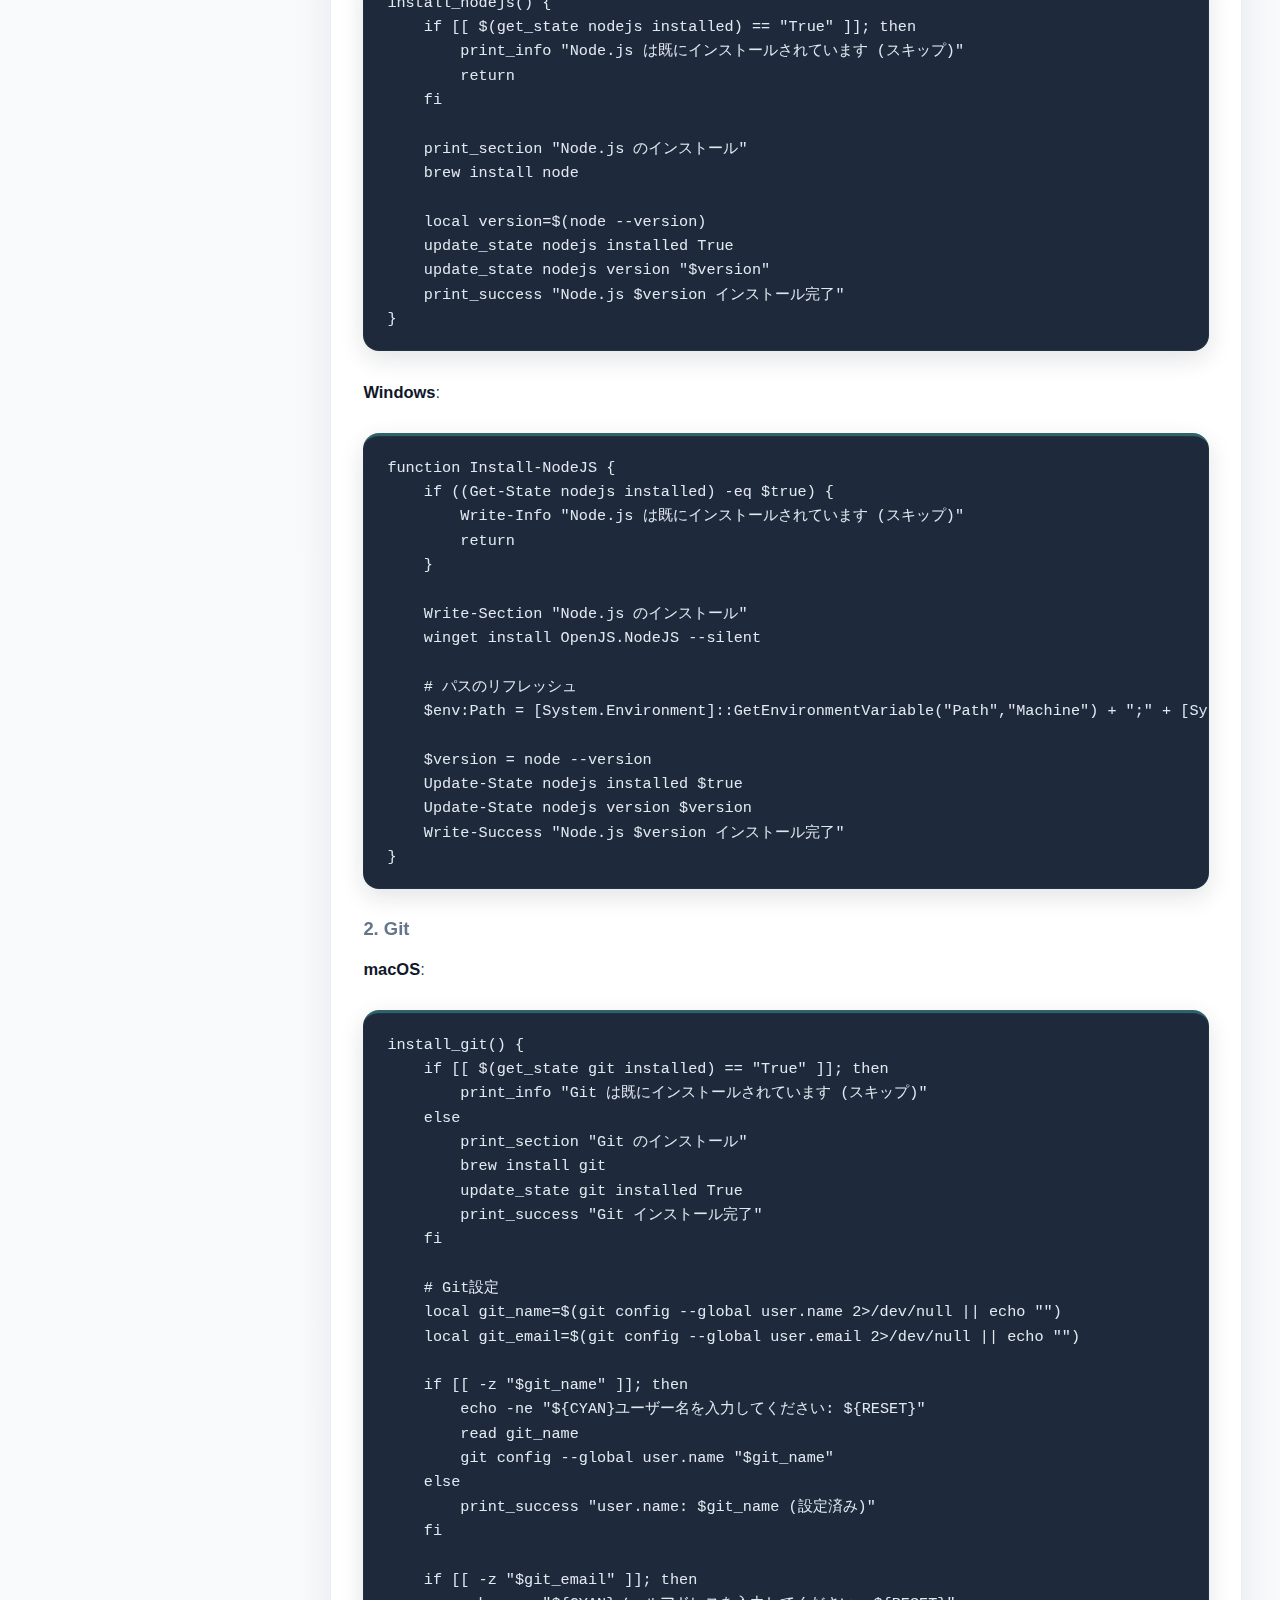
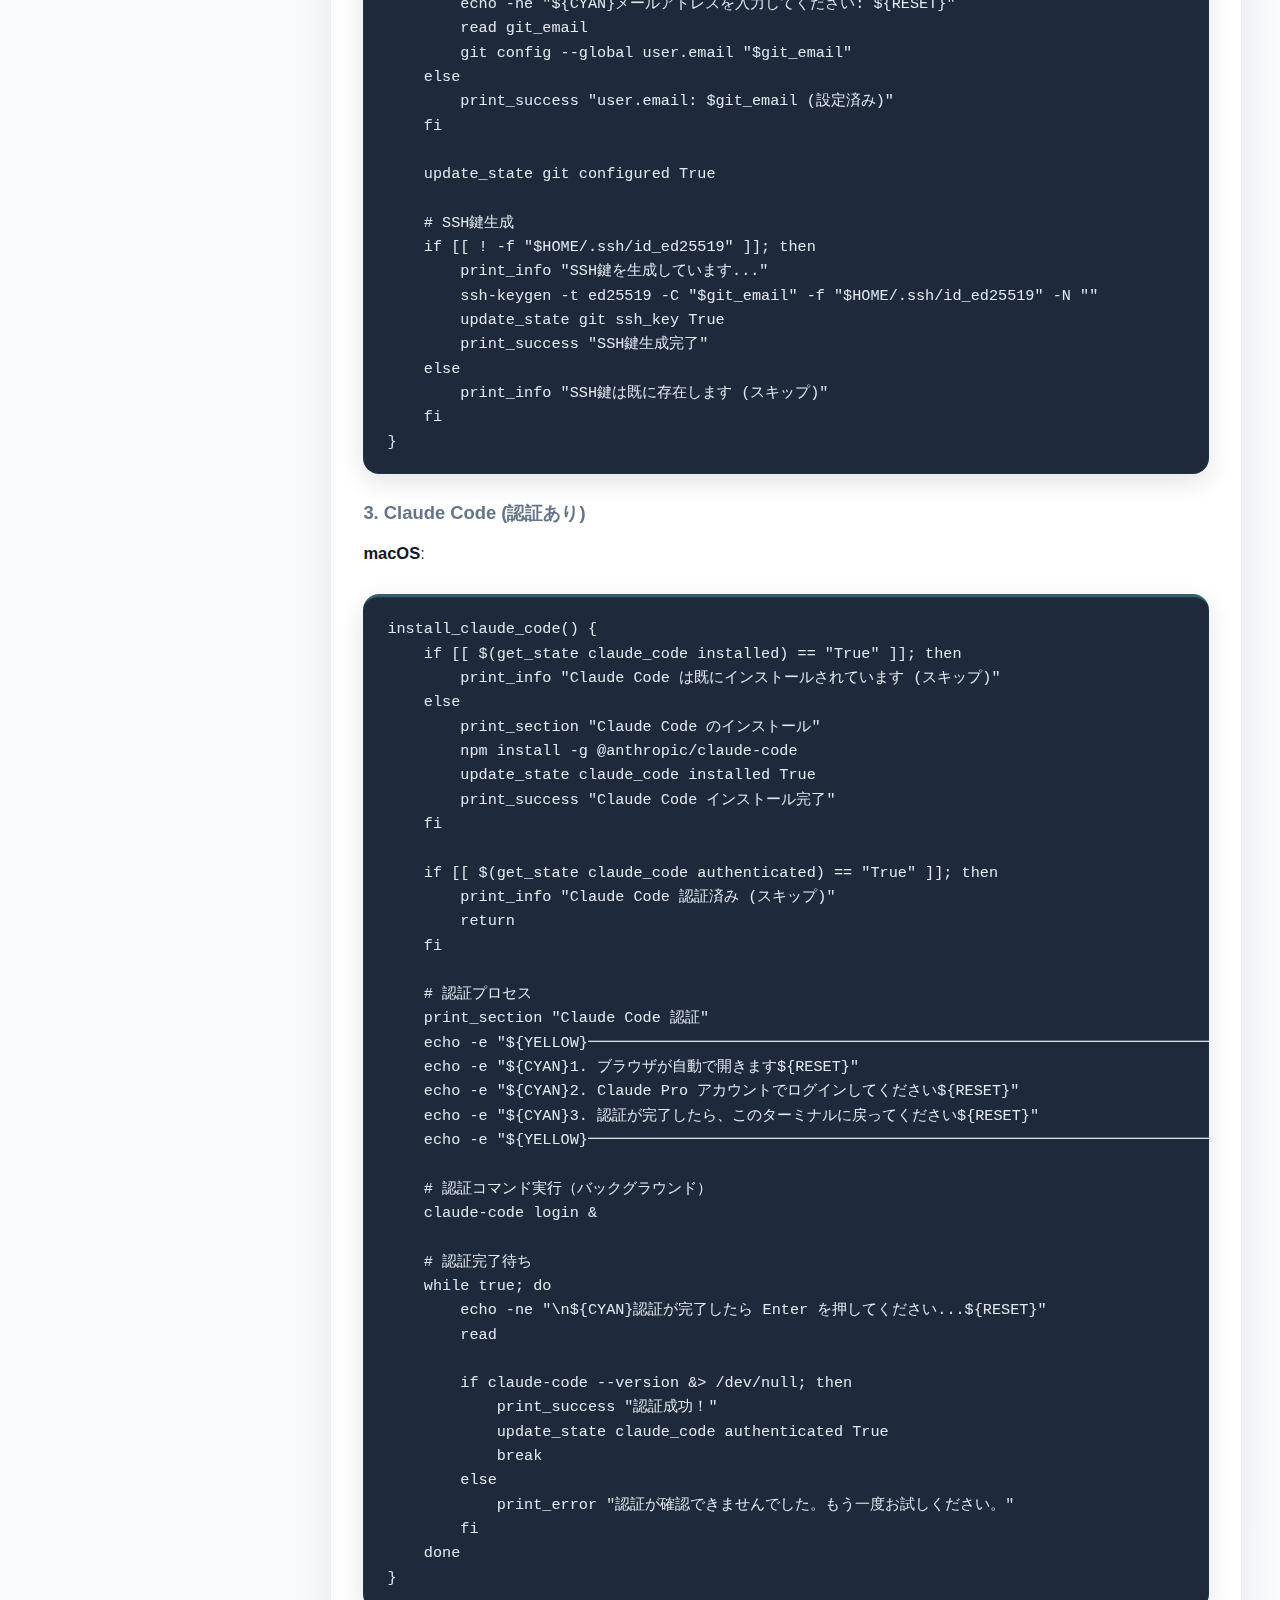
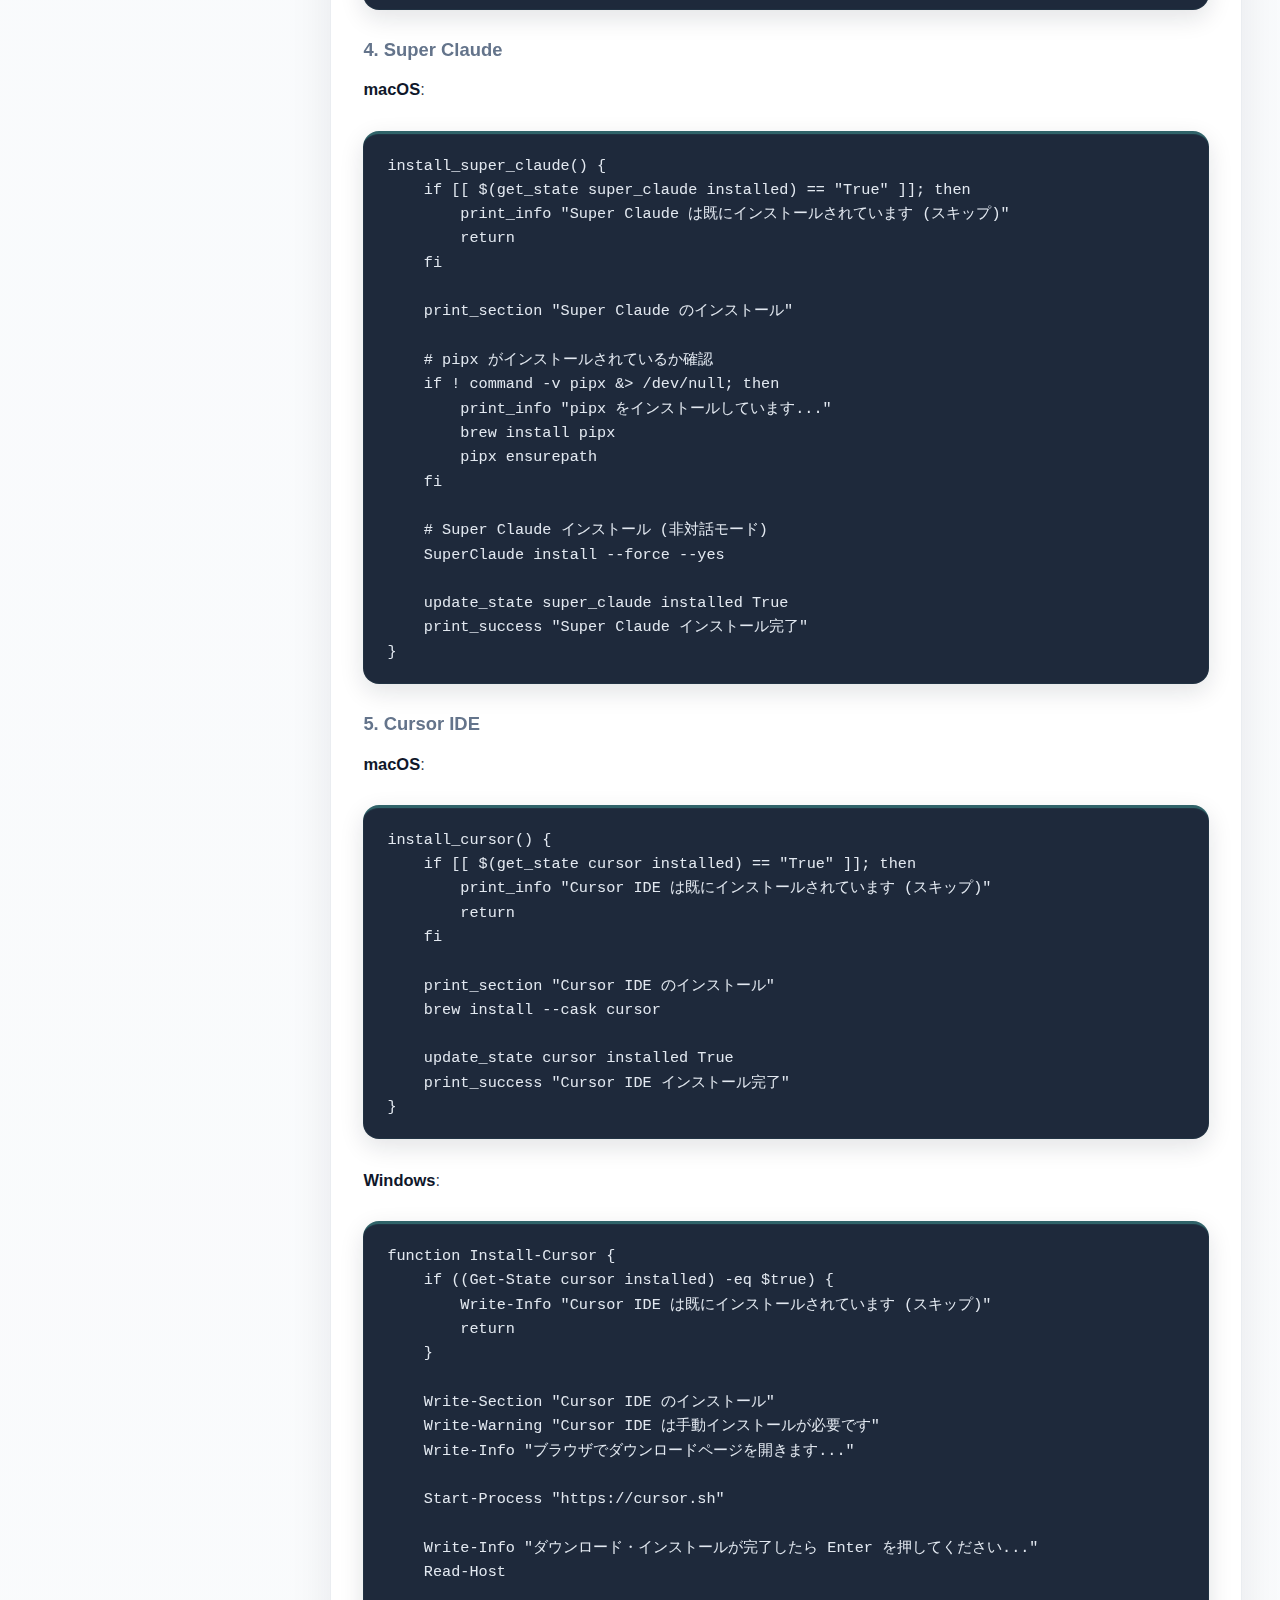
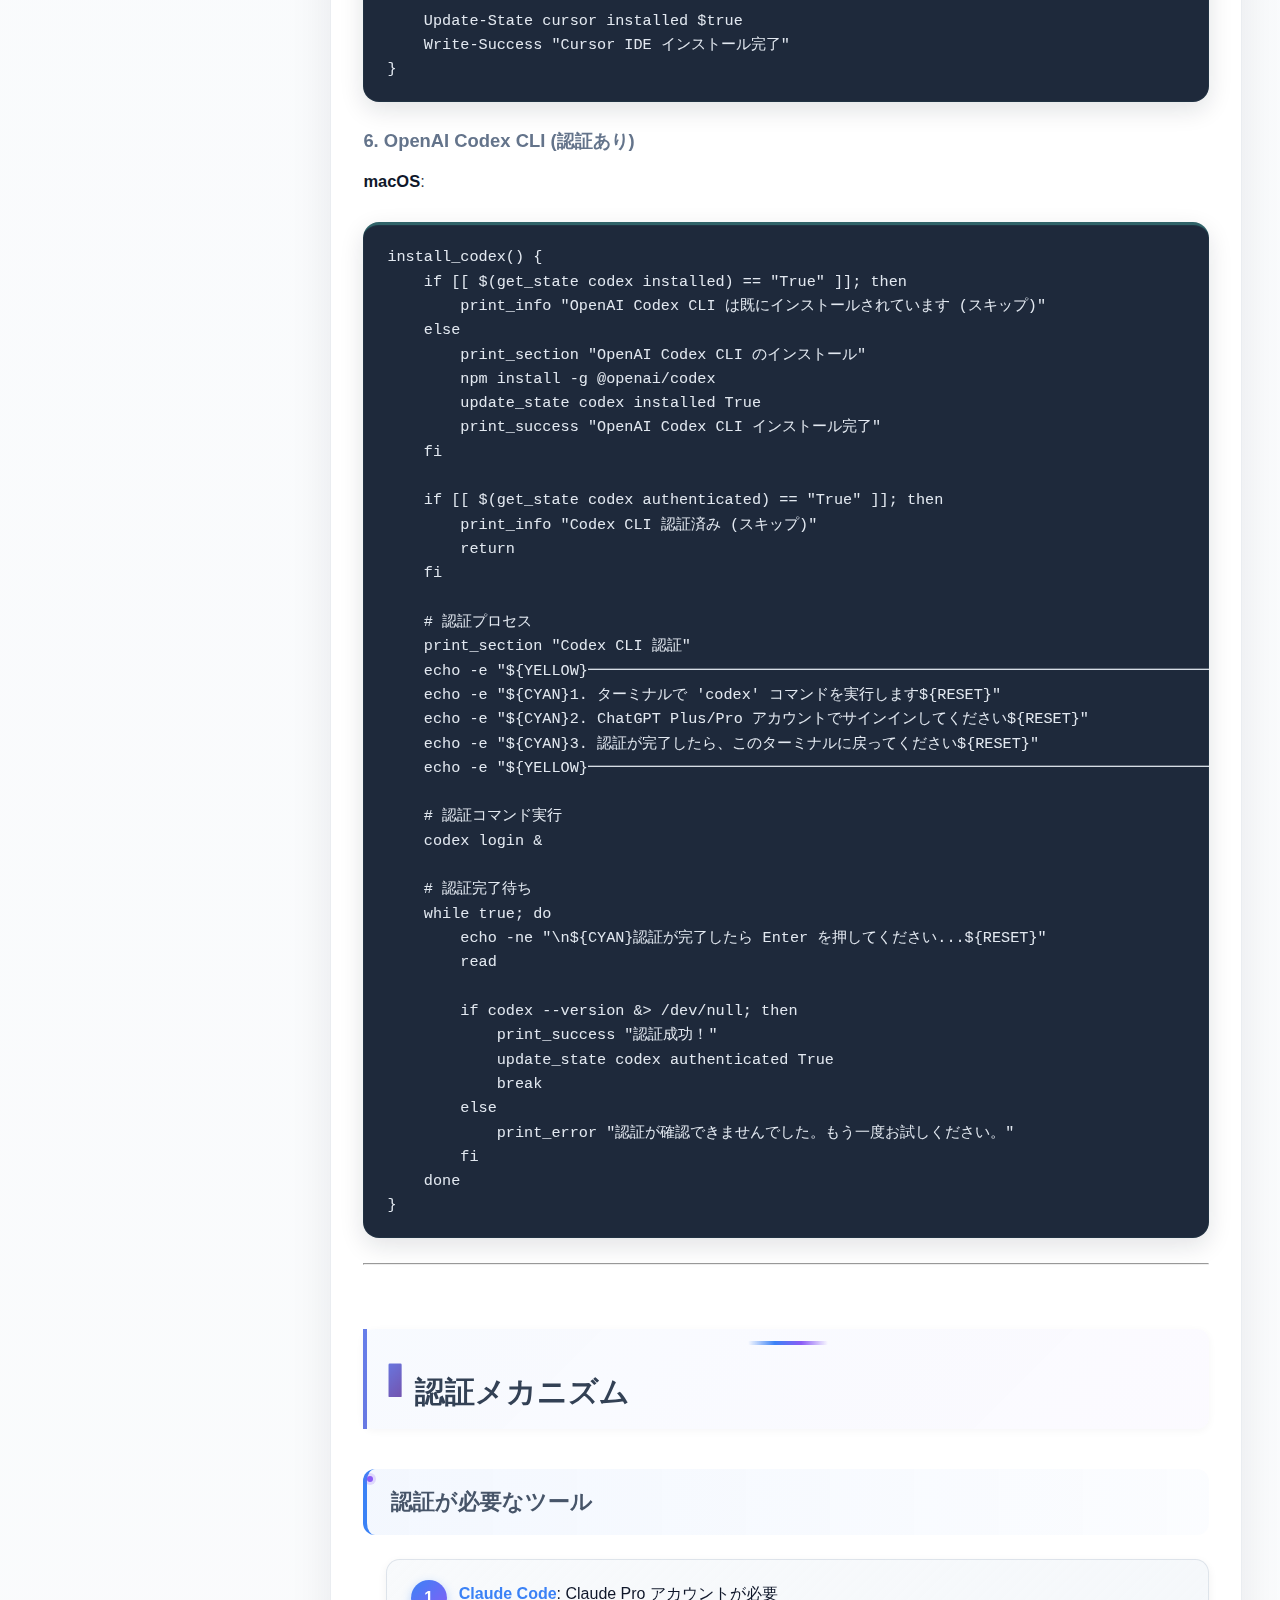
<file: site/ai----/index.html>
<!DOCTYPE html>
<html lang="ja">
<head>
  <meta charset="utf-8" />
  <meta name="viewport" content="width=device-width, initial-scale=1" />
  <title>AI開発環境 自動セットアップスクリプト - 技術仕様書</title>
  <link rel="stylesheet" href="../assets/manual.css" />
  <script>
    document.addEventListener('DOMContentLoaded', function() {
      // すべてのpreタグにコピーボタンを追加
      document.querySelectorAll('.manual-content pre').forEach(function(pre) {
        const button = document.createElement('button');
        button.className = 'code-copy-btn';
        button.textContent = 'コピー';

        button.addEventListener('click', function() {
          const code = pre.querySelector('code');
          const text = code ? code.textContent : pre.textContent;

          navigator.clipboard.writeText(text).then(function() {
            button.textContent = 'コピー完了！';
            button.classList.add('copied');

            setTimeout(function() {
              button.textContent = 'コピー';
              button.classList.remove('copied');
            }, 2000);
          }).catch(function(err) {
            console.error('コピー失敗:', err);
            button.textContent = 'エラー';
          });
        });

        pre.appendChild(button);
      });

      // ナビゲーショントグル機能
      const navToggle = document.getElementById('navToggle');
      const manualLayout = document.getElementById('manualLayout');
      const manualNav = document.getElementById('manualNav');

      if (navToggle && manualLayout && manualNav) {
        navToggle.addEventListener('click', function() {
          manualLayout.classList.toggle('nav-collapsed');
          navToggle.classList.toggle('active');
        });
      }
    });
  </script>
</head>
<body>
  <header class="manual-header">
    <div class="header-text">
      <h1>AI開発環境 自動セットアップスクリプト - 技術仕様書</h1>
      
      <dl class="manual-meta">
        <div>
          <dt>最終更新</dt>
          <dd>2025-10-11 10:34</dd>
        </div>
      </dl>
    </div>
  </header>
  <button class="nav-toggle" id="navToggle" aria-label="目次を開閉">☰</button>
  <div class="manual-layout" id="manualLayout">
    <aside class="manual-nav" id="manualNav">
      <nav class="toc" aria-label="目次"><h2>Quick Links</h2><ol class="toc-list"><li><a href="#目次">目次</a></li><li><a href="#概要">概要</a><ol><li><a href="#目的">目的</a></li><li><a href="#設計原則">設計原則</a></li></ol></li><li><a href="#アーキテクチャ設計">アーキテクチャ設計</a><ol><li><a href="#全体構成図">全体構成図</a></li><li><a href="#コンポーネント構成">コンポーネント構成</a></li></ol></li><li><a href="#状態管理システム">状態管理システム</a><ol><li><a href="#install_progressjson-スキーマ"><code>.install_progress.json</code> スキーマ</a></li><li><a href="#状態遷移図">状態遷移図</a></li><li><a href="#状態管理関数">状態管理関数</a></li><li><a href="#macos-bash">macOS (Bash)</a></li><li><a href="#windows-powershell">Windows (PowerShell)</a></li></ol></li><li><a href="#インストールフロー">インストールフロー</a><ol><li><a href="#全体フロー">全体フロー</a></li><li><a href="#各ツールのインストール詳細">各ツールのインストール詳細</a></li><li><a href="#1-nodejs">1. Node.js</a></li><li><a href="#2-git">2. Git</a></li><li><a href="#3-claude-code-認証あり">3. Claude Code (認証あり)</a></li><li><a href="#4-super-claude">4. Super Claude</a></li><li><a href="#5-cursor-ide">5. Cursor IDE</a></li><li><a href="#6-openai-codex-cli-認証あり">6. OpenAI Codex CLI (認証あり)</a></li></ol></li><li><a href="#認証メカニズム">認証メカニズム</a><ol><li><a href="#認証が必要なツール">認証が必要なツール</a></li><li><a href="#認証フロー">認証フロー</a></li><li><a href="#認証検証方法">認証検証方法</a></li></ol></li><li><a href="#関数リファレンス">関数リファレンス</a><ol><li><a href="#出力関数macos">出力関数（macOS）</a></li><li><a href="#出力関数windows">出力関数（Windows）</a></li><li><a href="#アニメーション関数">アニメーション関数</a></li></ol></li><li><a href="#エラーハンドリング">エラーハンドリング</a><ol><li><a href="#エラー分類">エラー分類</a></li><li><a href="#エラーハンドリング例">エラーハンドリング例</a></li></ol></li><li><a href="#プラットフォーム別実装">プラットフォーム別実装</a><ol><li><a href="#macos-bash-2">macOS (Bash)</a></li><li><a href="#windows-powershell-2">Windows (PowerShell)</a></li></ol></li><li><a href="#パフォーマンス最適化">パフォーマンス最適化</a><ol><li><a href="#並列処理の考慮">並列処理の考慮</a></li><li><a href="#キャッシュ戦略">キャッシュ戦略</a></li></ol></li><li><a href="#セキュリティ考慮事項">セキュリティ考慮事項</a><ol><li><a href="#認証情報の取り扱い">認証情報の取り扱い</a></li><li><a href="#ssh鍵管理">SSH鍵管理</a></li></ol></li><li><a href="#トラブルシューティング">トラブルシューティング</a><ol><li><a href="#よくある問題と解決方法">よくある問題と解決方法</a></li><li><a href="#デバッグモード">デバッグモード</a></li></ol></li><li><a href="#今後の拡張予定">今後の拡張予定</a><ol><li><a href="#機能追加案">機能追加案</a></li><li><a href="#対応予定プラットフォーム">対応予定プラットフォーム</a></li></ol></li><li><a href="#変更履歴">変更履歴</a></li></ol></nav>
    </aside>
    <main class="manual-content">
      <h2 id="目次">目次</h2>
<ul>
<li>
<a href="#概要">概要</a>
</li>
<li>
<a href="#アーキテクチャ設計">アーキテクチャ設計</a>
</li>
<li>
<a href="#状態管理システム">状態管理システム</a>
</li>
<li>
<a href="#インストールフロー">インストールフロー</a>
</li>
<li>
<a href="#認証メカニズム">認証メカニズム</a>
</li>
<li>
<a href="#関数リファレンス">関数リファレンス</a>
</li>
<li>
<a href="#エラーハンドリング">エラーハンドリング</a>
</li>
<li>
<a href="#プラットフォーム別実装">プラットフォーム別実装</a>
</li>
</ul>
<hr />
<h2 id="概要">概要</h2>
<h3 id="目的">目的</h3>
<p>AI開発に必要な以下のツールを自動でインストールし、セットアップする:</p>
<ul>
<li>
Node.js 18+
</li>
<li>
Git
</li>
<li>
Claude Code
</li>
<li>
Super Claude
</li>
<li>
Cursor IDE
</li>
<li>
OpenAI Codex CLI
</li>
</ul>
<h3 id="設計原則">設計原則</h3>
<ol>
<li>
<strong>冪等性</strong>: 何度実行しても安全（既にインストール済みのソフトはスキップ）
</li>
<li>
<strong>レジューム性</strong>: 中断しても続きから再開可能
</li>
<li>
<strong>対話型認証</strong>: 認証が必要な箇所で一時停止し、完了後自動で次へ進む
</li>
<li>
<strong>進捗の可視化</strong>: アニメーション付きの進捗表示でユーザー体験を向上
</li>
<li>
<strong>クロスプラットフォーム</strong>: macOS（Bash）とWindows（PowerShell）の両対応
</li>
</ol>
<hr />
<h2 id="アーキテクチャ設計">アーキテクチャ設計</h2>
<h3 id="全体構成図">全体構成図</h3>
<pre><code>┌─────────────────────────────────────────┐
│         User Execution                   │
│  ./install-ai-dev-tools-mac.sh          │
│  .\install-ai-dev-tools-win.ps1         │
└──────────────┬──────────────────────────┘
               │
               ▼
┌─────────────────────────────────────────┐
│      State Initialization                │
│  - Create .install_progress.json        │
│  - Check for existing state              │
└──────────────┬──────────────────────────┘
               │
               ▼
┌─────────────────────────────────────────┐
│    Install Check &amp; Execution Loop        │
│  For each software:                      │
│   1. Check state                         │
│   2. Skip if installed                   │
│   3. Install if needed                   │
│   4. Update state                        │
└──────────────┬──────────────────────────┘
               │
               ▼
┌─────────────────────────────────────────┐
│      Authentication Handling             │
│  - Pause script                          │
│  - Prompt user to authenticate           │
│  - Wait for confirmation                 │
│  - Verify authentication                 │
│  - Continue to next step                 │
└──────────────┬──────────────────────────┘
               │
               ▼
┌─────────────────────────────────────────┐
│         Completion Report                │
│  - Display summary                       │
│  - Show installed versions               │
│  - Provide next steps                    │
└─────────────────────────────────────────┘
</code></pre>
<h3 id="コンポーネント構成">コンポーネント構成</h3>
<pre><code>install-ai-dev-tools-{mac,win}.{sh,ps1}
├── Color Output Functions
│   ├── print_header()
│   ├── print_info()
│   ├── print_success()
│   ├── print_error()
│   └── print_section()
│
├── State Management Functions
│   ├── init_state()
│   ├── get_state()
│   ├── update_state()
│   └── has_state()
│
├── Installation Functions
│   ├── install_nodejs()
│   ├── install_git()
│   ├── install_claude_code()
│   ├── install_super_claude()
│   ├── install_cursor()
│   └── install_codex()
│
├── Utility Functions
│   ├── show_spinner()
│   ├── draw_progress_bar()
│   ├── check_command()
│   └── wait_for_authentication()
│
└── Main Execution Flow
    └── main()
</code></pre>
<hr />
<h2 id="状態管理システム">状態管理システム</h2>
<h3 id="install_progressjson-スキーマ"><code>.install_progress.json</code> スキーマ</h3>
<pre><code class="language-json">{
  &quot;nodejs&quot;: {
    &quot;installed&quot;: false,
    &quot;version&quot;: &quot;&quot;
  },
  &quot;git&quot;: {
    &quot;installed&quot;: false,
    &quot;configured&quot;: false,
    &quot;ssh_key&quot;: false
  },
  &quot;claude_code&quot;: {
    &quot;installed&quot;: false,
    &quot;authenticated&quot;: false
  },
  &quot;super_claude&quot;: {
    &quot;installed&quot;: false,
    &quot;mcp_servers_installed&quot;: false
  },
  &quot;cursor&quot;: {
    &quot;installed&quot;: false
  },
  &quot;codex&quot;: {
    &quot;installed&quot;: false,
    &quot;authenticated&quot;: false
  }
}
</code></pre>
<h3 id="状態遷移図">状態遷移図</h3>
<pre><code>[未インストール]
    │
    ├─ installed: false
    │
    ▼ (インストール実行)
    │
[インストール済み]
    │
    ├─ installed: true
    ├─ version: &quot;x.x.x&quot;
    │
    ▼ (認証が必要な場合)
    │
[認証待ち]
    │
    ├─ authenticated: false
    │
    ▼ (ユーザー認証完了)
    │
[完全セットアップ完了]
    │
    └─ authenticated: true
</code></pre>
<h3 id="状態管理関数">状態管理関数</h3>
<h4 id="macos-bash">macOS (Bash)</h4>
<pre><code class="language-bash"># 状態ファイルの初期化
init_state() {
    if [[ ! -f &quot;$STATE_FILE&quot; ]]; then
        cat &gt; &quot;$STATE_FILE&quot; &lt;&lt; EOF
{
  &quot;nodejs&quot;: {&quot;installed&quot;: false, &quot;version&quot;: &quot;&quot;},
  ...
}
EOF
    fi
}

# 状態の取得 (Python JSON パース)
get_state() {
    local key=$1
    local subkey=$2
    python3 -c &quot;import json; data=json.load(open(&#x27;$STATE_FILE&#x27;)); print(data[&#x27;$key&#x27;][&#x27;$subkey&#x27;])&quot;
}

# 状態の更新
update_state() {
    local key=$1
    local subkey=$2
    local value=$3
    python3 &lt;&lt; EOF
import json
with open(&#x27;$STATE_FILE&#x27;, &#x27;r&#x27;) as f:
    data = json.load(f)
data[&#x27;$key&#x27;][&#x27;$subkey&#x27;] = $value
with open(&#x27;$STATE_FILE&#x27;, &#x27;w&#x27;) as f:
    json.dump(data, f, indent=2)
EOF
}
</code></pre>
<h4 id="windows-powershell">Windows (PowerShell)</h4>
<pre><code class="language-powershell"># 状態の取得
function Get-State {
    param(
        [string]$Key,
        [string]$SubKey
    )
    $state = Get-Content $StateFile | ConvertFrom-Json
    return $state.$Key.$SubKey
}

# 状態の更新
function Update-State {
    param(
        [string]$Key,
        [string]$SubKey,
        $Value
    )
    $state = Get-Content $StateFile | ConvertFrom-Json
    $state.$Key.$SubKey = $Value
    $state | ConvertTo-Json -Depth 10 | Out-File -FilePath $StateFile -Encoding UTF8
}
</code></pre>
<hr />
<h2 id="インストールフロー">インストールフロー</h2>
<h3 id="全体フロー">全体フロー</h3>
<pre><code>Start
  │
  ├─ 1. Display Banner
  ├─ 2. Initialize State File
  ├─ 3. Check for Resume
  │
  ▼
[Node.js]
  ├─ Check if installed
  ├─ Install via Homebrew/Winget
  ├─ Verify installation
  └─ Update state
  │
  ▼
[Git]
  ├─ Check if installed
  ├─ Install via Homebrew/Winget
  ├─ Configure user.name and user.email
  ├─ Generate SSH key (if needed)
  └─ Update state
  │
  ▼
[Claude Code]
  ├─ Check if installed
  ├─ Install via npm (global)
  ├─ PAUSE: Wait for user authentication
  ├─ Verify authentication with `claude-code --version`
  └─ Update state
  │
  ▼
[Super Claude]
  ├─ Check if installed
  ├─ Install via pipx
  ├─ Install with --force --yes flags
  ├─ Verify installation
  └─ Update state
  │
  ▼
[Cursor IDE]
  ├─ Check if installed
  ├─ macOS: Install via Homebrew cask
  ├─ Windows: Open download page (manual)
  └─ Update state
  │
  ▼
[OpenAI Codex CLI]
  ├─ Check if installed
  ├─ Install via npm (global)
  ├─ PAUSE: Wait for user authentication
  ├─ Verify authentication with `codex --version`
  └─ Update state
  │
  ▼
[Completion]
  ├─ Display summary
  ├─ Show installed versions
  └─ Provide next steps
  │
End
</code></pre>
<h3 id="各ツールのインストール詳細">各ツールのインストール詳細</h3>
<h4 id="1-nodejs">1. Node.js</h4>
<p><strong>macOS</strong>:</p>
<pre><code class="language-bash">install_nodejs() {
    if [[ $(get_state nodejs installed) == &quot;True&quot; ]]; then
        print_info &quot;Node.js は既にインストールされています (スキップ)&quot;
        return
    fi

    print_section &quot;Node.js のインストール&quot;
    brew install node

    local version=$(node --version)
    update_state nodejs installed True
    update_state nodejs version &quot;$version&quot;
    print_success &quot;Node.js $version インストール完了&quot;
}
</code></pre>
<p><strong>Windows</strong>:</p>
<pre><code class="language-powershell">function Install-NodeJS {
    if ((Get-State nodejs installed) -eq $true) {
        Write-Info &quot;Node.js は既にインストールされています (スキップ)&quot;
        return
    }

    Write-Section &quot;Node.js のインストール&quot;
    winget install OpenJS.NodeJS --silent

    # パスのリフレッシュ
    $env:Path = [System.Environment]::GetEnvironmentVariable(&quot;Path&quot;,&quot;Machine&quot;) + &quot;;&quot; + [System.Environment]::GetEnvironmentVariable(&quot;Path&quot;,&quot;User&quot;)

    $version = node --version
    Update-State nodejs installed $true
    Update-State nodejs version $version
    Write-Success &quot;Node.js $version インストール完了&quot;
}
</code></pre>
<h4 id="2-git">2. Git</h4>
<p><strong>macOS</strong>:</p>
<pre><code class="language-bash">install_git() {
    if [[ $(get_state git installed) == &quot;True&quot; ]]; then
        print_info &quot;Git は既にインストールされています (スキップ)&quot;
    else
        print_section &quot;Git のインストール&quot;
        brew install git
        update_state git installed True
        print_success &quot;Git インストール完了&quot;
    fi

    # Git設定
    local git_name=$(git config --global user.name 2&gt;/dev/null || echo &quot;&quot;)
    local git_email=$(git config --global user.email 2&gt;/dev/null || echo &quot;&quot;)

    if [[ -z &quot;$git_name&quot; ]]; then
        echo -ne &quot;${CYAN}ユーザー名を入力してください: ${RESET}&quot;
        read git_name
        git config --global user.name &quot;$git_name&quot;
    else
        print_success &quot;user.name: $git_name (設定済み)&quot;
    fi

    if [[ -z &quot;$git_email&quot; ]]; then
        echo -ne &quot;${CYAN}メールアドレスを入力してください: ${RESET}&quot;
        read git_email
        git config --global user.email &quot;$git_email&quot;
    else
        print_success &quot;user.email: $git_email (設定済み)&quot;
    fi

    update_state git configured True

    # SSH鍵生成
    if [[ ! -f &quot;$HOME/.ssh/id_ed25519&quot; ]]; then
        print_info &quot;SSH鍵を生成しています...&quot;
        ssh-keygen -t ed25519 -C &quot;$git_email&quot; -f &quot;$HOME/.ssh/id_ed25519&quot; -N &quot;&quot;
        update_state git ssh_key True
        print_success &quot;SSH鍵生成完了&quot;
    else
        print_info &quot;SSH鍵は既に存在します (スキップ)&quot;
    fi
}
</code></pre>
<h4 id="3-claude-code-認証あり">3. Claude Code (認証あり)</h4>
<p><strong>macOS</strong>:</p>
<pre><code class="language-bash">install_claude_code() {
    if [[ $(get_state claude_code installed) == &quot;True&quot; ]]; then
        print_info &quot;Claude Code は既にインストールされています (スキップ)&quot;
    else
        print_section &quot;Claude Code のインストール&quot;
        npm install -g @anthropic/claude-code
        update_state claude_code installed True
        print_success &quot;Claude Code インストール完了&quot;
    fi

    if [[ $(get_state claude_code authenticated) == &quot;True&quot; ]]; then
        print_info &quot;Claude Code 認証済み (スキップ)&quot;
        return
    fi

    # 認証プロセス
    print_section &quot;Claude Code 認証&quot;
    echo -e &quot;${YELLOW}━━━━━━━━━━━━━━━━━━━━━━━━━━━━━━━━━━━━━━━━━━━━━━━━━━━━━━${RESET}&quot;
    echo -e &quot;${CYAN}1. ブラウザが自動で開きます${RESET}&quot;
    echo -e &quot;${CYAN}2. Claude Pro アカウントでログインしてください${RESET}&quot;
    echo -e &quot;${CYAN}3. 認証が完了したら、このターミナルに戻ってください${RESET}&quot;
    echo -e &quot;${YELLOW}━━━━━━━━━━━━━━━━━━━━━━━━━━━━━━━━━━━━━━━━━━━━━━━━━━━━━━${RESET}&quot;

    # 認証コマンド実行（バックグラウンド）
    claude-code login &amp;

    # 認証完了待ち
    while true; do
        echo -ne &quot;\n${CYAN}認証が完了したら Enter を押してください...${RESET}&quot;
        read

        if claude-code --version &amp;&gt; /dev/null; then
            print_success &quot;認証成功！&quot;
            update_state claude_code authenticated True
            break
        else
            print_error &quot;認証が確認できませんでした。もう一度お試しください。&quot;
        fi
    done
}
</code></pre>
<h4 id="4-super-claude">4. Super Claude</h4>
<p><strong>macOS</strong>:</p>
<pre><code class="language-bash">install_super_claude() {
    if [[ $(get_state super_claude installed) == &quot;True&quot; ]]; then
        print_info &quot;Super Claude は既にインストールされています (スキップ)&quot;
        return
    fi

    print_section &quot;Super Claude のインストール&quot;

    # pipx がインストールされているか確認
    if ! command -v pipx &amp;&gt; /dev/null; then
        print_info &quot;pipx をインストールしています...&quot;
        brew install pipx
        pipx ensurepath
    fi

    # Super Claude インストール (非対話モード)
    SuperClaude install --force --yes

    update_state super_claude installed True
    print_success &quot;Super Claude インストール完了&quot;
}
</code></pre>
<h4 id="5-cursor-ide">5. Cursor IDE</h4>
<p><strong>macOS</strong>:</p>
<pre><code class="language-bash">install_cursor() {
    if [[ $(get_state cursor installed) == &quot;True&quot; ]]; then
        print_info &quot;Cursor IDE は既にインストールされています (スキップ)&quot;
        return
    fi

    print_section &quot;Cursor IDE のインストール&quot;
    brew install --cask cursor

    update_state cursor installed True
    print_success &quot;Cursor IDE インストール完了&quot;
}
</code></pre>
<p><strong>Windows</strong>:</p>
<pre><code class="language-powershell">function Install-Cursor {
    if ((Get-State cursor installed) -eq $true) {
        Write-Info &quot;Cursor IDE は既にインストールされています (スキップ)&quot;
        return
    }

    Write-Section &quot;Cursor IDE のインストール&quot;
    Write-Warning &quot;Cursor IDE は手動インストールが必要です&quot;
    Write-Info &quot;ブラウザでダウンロードページを開きます...&quot;

    Start-Process &quot;https://cursor.sh&quot;

    Write-Info &quot;ダウンロード・インストールが完了したら Enter を押してください...&quot;
    Read-Host

    Update-State cursor installed $true
    Write-Success &quot;Cursor IDE インストール完了&quot;
}
</code></pre>
<h4 id="6-openai-codex-cli-認証あり">6. OpenAI Codex CLI (認証あり)</h4>
<p><strong>macOS</strong>:</p>
<pre><code class="language-bash">install_codex() {
    if [[ $(get_state codex installed) == &quot;True&quot; ]]; then
        print_info &quot;OpenAI Codex CLI は既にインストールされています (スキップ)&quot;
    else
        print_section &quot;OpenAI Codex CLI のインストール&quot;
        npm install -g @openai/codex
        update_state codex installed True
        print_success &quot;OpenAI Codex CLI インストール完了&quot;
    fi

    if [[ $(get_state codex authenticated) == &quot;True&quot; ]]; then
        print_info &quot;Codex CLI 認証済み (スキップ)&quot;
        return
    fi

    # 認証プロセス
    print_section &quot;Codex CLI 認証&quot;
    echo -e &quot;${YELLOW}━━━━━━━━━━━━━━━━━━━━━━━━━━━━━━━━━━━━━━━━━━━━━━━━━━━━━━${RESET}&quot;
    echo -e &quot;${CYAN}1. ターミナルで &#x27;codex&#x27; コマンドを実行します${RESET}&quot;
    echo -e &quot;${CYAN}2. ChatGPT Plus/Pro アカウントでサインインしてください${RESET}&quot;
    echo -e &quot;${CYAN}3. 認証が完了したら、このターミナルに戻ってください${RESET}&quot;
    echo -e &quot;${YELLOW}━━━━━━━━━━━━━━━━━━━━━━━━━━━━━━━━━━━━━━━━━━━━━━━━━━━━━━${RESET}&quot;

    # 認証コマンド実行
    codex login &amp;

    # 認証完了待ち
    while true; do
        echo -ne &quot;\n${CYAN}認証が完了したら Enter を押してください...${RESET}&quot;
        read

        if codex --version &amp;&gt; /dev/null; then
            print_success &quot;認証成功！&quot;
            update_state codex authenticated True
            break
        else
            print_error &quot;認証が確認できませんでした。もう一度お試しください。&quot;
        fi
    done
}
</code></pre>
<hr />
<h2 id="認証メカニズム">認証メカニズム</h2>
<h3 id="認証が必要なツール">認証が必要なツール</h3>
<ol>
<li>
<strong>Claude Code</strong>: Claude Pro アカウントが必要
</li>
<li>
<strong>OpenAI Codex CLI</strong>: ChatGPT Plus/Pro アカウントが必要
</li>
</ol>
<h3 id="認証フロー">認証フロー</h3>
<pre><code>[インストール完了]
     │
     ▼
[認証コマンド実行]
  (バックグラウンド)
     │
     ▼
[スクリプト一時停止]
     │
     ├─ ユーザーへガイド表示
     ├─ ブラウザ/ターミナルで認証実行
     │
     ▼
[Enter待機ループ]
     │
     ├─ ユーザーがEnter押下
     │
     ▼
[認証検証]
  (--version コマンド)
     │
     ├─ 成功 → 状態更新 → 次へ進む
     └─ 失敗 → 再度Enter待機
</code></pre>
<h3 id="認証検証方法">認証検証方法</h3>
<div class="table-wrapper">
<table>
<thead><tr>
<th>ツール</th>
<th>検証コマンド</th>
<th>成功条件</th>
</tr></thead>
<tbody>
<tr>
<td>Claude Code</td>
<td><code>claude-code --version</code></td>
<td>終了コード 0</td>
</tr>
<tr>
<td>Codex CLI</td>
<td><code>codex --version</code></td>
<td>終了コード 0</td>
</tr>
</tbody>
</table>
</div>
<hr />
<h2 id="関数リファレンス">関数リファレンス</h2>
<h3 id="出力関数macos">出力関数（macOS）</h3>
<pre><code class="language-bash"># ANSIカラーコード定義
RESET=&quot;\033[0m&quot;
BOLD=&quot;\033[1m&quot;
RED=&quot;\033[31m&quot;
GREEN=&quot;\033[32m&quot;
YELLOW=&quot;\033[33m&quot;
BLUE=&quot;\033[34m&quot;
CYAN=&quot;\033[36m&quot;

# ヘッダー表示
print_header() {
    echo -e &quot;${BOLD}${BLUE}$1${RESET}&quot;
}

# 情報表示
print_info() {
    echo -e &quot;${CYAN}ℹ️  $1${RESET}&quot;
}

# 成功表示
print_success() {
    echo -e &quot;${GREEN}✅ $1${RESET}&quot;
}

# エラー表示
print_error() {
    echo -e &quot;${RED}❌ $1${RESET}&quot;
}

# セクション区切り
print_section() {
    echo -e &quot;\n${YELLOW}━━━━━━━━━━━━━━━━━━━━━━━━━━━━━━━━━━━━━━━━━━━━━━━━━━━━━━${RESET}&quot;
    echo -e &quot;${BOLD}${BLUE}[$1]${RESET}&quot;
    echo -e &quot;${YELLOW}━━━━━━━━━━━━━━━━━━━━━━━━━━━━━━━━━━━━━━━━━━━━━━━━━━━━━━${RESET}\n&quot;
}
</code></pre>
<h3 id="出力関数windows">出力関数（Windows）</h3>
<pre><code class="language-powershell"># カラー定義
$ColorInfo = &quot;Cyan&quot;
$ColorSuccess = &quot;Green&quot;
$ColorError = &quot;Red&quot;
$ColorWarning = &quot;Yellow&quot;
$ColorHeader = &quot;Blue&quot;

# 情報表示
function Write-Info {
    param([string]$Message)
    Write-Host &quot;ℹ️  $Message&quot; -ForegroundColor $ColorInfo
}

# 成功表示
function Write-Success {
    param([string]$Message)
    Write-Host &quot;✅ $Message&quot; -ForegroundColor $ColorSuccess
}

# エラー表示
function Write-Error {
    param([string]$Message)
    Write-Host &quot;❌ $Message&quot; -ForegroundColor $ColorError
}

# セクション表示
function Write-Section {
    param([string]$Title)
    Write-Host &quot;`n━━━━━━━━━━━━━━━━━━━━━━━━━━━━━━━━━━━━━━━━━━━━━━━━━━━━━━&quot; -ForegroundColor $ColorWarning
    Write-Host &quot;[$Title]&quot; -ForegroundColor $ColorHeader
    Write-Host &quot;━━━━━━━━━━━━━━━━━━━━━━━━━━━━━━━━━━━━━━━━━━━━━━━━━━━━━━`n&quot; -ForegroundColor $ColorWarning
}
</code></pre>
<h3 id="アニメーション関数">アニメーション関数</h3>
<p><strong>スピナー（macOS）</strong>:</p>
<pre><code class="language-bash">show_spinner() {
    local pid=$1
    local message=$2
    local spin=&#x27;⠋⠙⠹⠸⠼⠴⠦⠧⠇⠏&#x27;
    local i=0

    while kill -0 $pid 2&gt;/dev/null; do
        i=$(( (i+1) % 10 ))
        echo -ne &quot;\r${CYAN}${message} [${spin:$i:1}]${RESET}&quot;
        sleep 0.1
    done
    echo -ne &quot;\r&quot;
}
</code></pre>
<p><strong>プログレスバー（macOS）</strong>:</p>
<pre><code class="language-bash">draw_progress_bar() {
    local current=$1
    local total=$2
    local width=50
    local percentage=$((current * 100 / total))
    local filled=$((width * current / total))
    local empty=$((width - filled))

    echo -ne &quot;\r${CYAN}[&quot;
    printf &quot;%${filled}s&quot; | tr &#x27; &#x27; &#x27;█&#x27;
    printf &quot;%${empty}s&quot; | tr &#x27; &#x27; &#x27;░&#x27;
    echo -ne &quot;] ${percentage}%${RESET}&quot;
}
</code></pre>
<hr />
<h2 id="エラーハンドリング">エラーハンドリング</h2>
<h3 id="エラー分類">エラー分類</h3>
<h3 id="エラーハンドリング例">エラーハンドリング例</h3>
<div class="table-wrapper">
<table>
<thead><tr>
<th>エラーカテゴリ</th>
<th>例</th>
<th>対処方法</th>
</tr></thead>
<tbody>
<tr>
<td><strong>インストール失敗</strong></td>
<td>Homebrew/Wingetエラー</td>
<td>エラーメッセージ表示、スクリプト継続</td>
</tr>
<tr>
<td><strong>認証失敗</strong></td>
<td>Claude Code認証タイムアウト</td>
<td>再試行プロンプト、無限ループで待機</td>
</tr>
<tr>
<td><strong>設定エラー</strong></td>
<td>Git設定の入力ミス</td>
<td>再入力プロンプト</td>
</tr>
<tr>
<td><strong>状態ファイル破損</strong></td>
<td>JSONパースエラー</td>
<td>状態ファイル再初期化</td>
</tr>
</tbody>
</table>
</div>
<p><strong>macOS</strong>:</p>
<pre><code class="language-bash">install_nodejs() {
    if ! brew install node; then
        print_error &quot;Node.jsのインストールに失敗しました&quot;
        print_info &quot;手動でインストールしてください: https://nodejs.org/&quot;
        return 1
    fi
}
</code></pre>
<p><strong>Windows</strong>:</p>
<pre><code class="language-powershell">function Install-NodeJS {
    try {
        winget install OpenJS.NodeJS --silent
        Write-Success &quot;Node.js インストール完了&quot;
    } catch {
        Write-Error &quot;Node.jsのインストールに失敗しました&quot;
        Write-Info &quot;手動でインストールしてください: https://nodejs.org/&quot;
        return
    }
}
</code></pre>
<hr />
<h2 id="プラットフォーム別実装">プラットフォーム別実装</h2>
<h3 id="macos-bash-2">macOS (Bash)</h3>
<p><strong>必須環境</strong>:</p>
<ul>
<li>
macOS 11 (Big Sur) 以降
</li>
<li>
Homebrew (自動インストール)
</li>
<li>
Python 3 (プリインストール)
<p><strong>パッケージマネージャー</strong>:</p>
<pre><code class="language-bash"># Homebrew がなければインストール
if ! command -v brew &amp;&gt; /dev/null; then
    echo &quot;Homebrew をインストールしています...&quot;
    /bin/bash -c &quot;$(curl -fsSL https://raw.githubusercontent.com/Homebrew/install/HEAD/install.sh)&quot;
fi
</code></pre>
<p><strong>インストールコマンド</strong>:</p>
<pre><code class="language-bash">brew install node          # Node.js
brew install git           # Git
npm install -g @anthropic/claude-code  # Claude Code
brew install pipx          # pipx
pipx install SuperClaude   # Super Claude
brew install --cask cursor # Cursor IDE
npm install -g @openai/codex  # Codex CLI
</code></pre>
</li>
</ul>
<h3 id="windows-powershell-2">Windows (PowerShell)</h3>
<p><strong>必須環境</strong>:</p>
<ul>
<li>
Windows 10 (1809以降) または Windows 11
</li>
<li>
Winget (標準搭載)
</li>
<li>
管理者権限推奨
<p><strong>パッケージマネージャー</strong>:</p>
<pre><code class="language-powershell"># Winget の確認
if (-not (Get-Command winget -ErrorAction SilentlyContinue)) {
    Write-Error &quot;Winget がインストールされていません&quot;
    Write-Info &quot;Microsoft Store から &#x27;アプリ インストーラー&#x27; をインストールしてください&quot;
    exit 1
}
</code></pre>
<p><strong>インストールコマンド</strong>:</p>
<pre><code class="language-powershell">winget install OpenJS.NodeJS --silent  # Node.js
winget install Git.Git --silent        # Git
npm install -g @anthropic/claude-code  # Claude Code
pip install pipx                       # pipx
pipx install SuperClaude               # Super Claude
# Cursor IDE: 手動ダウンロード（https://cursor.sh）
npm install -g @openai/codex           # Codex CLI
</code></pre>
<p><strong>パスのリフレッシュ</strong>:</p>
<pre><code class="language-powershell"># インストール後、PowerShellのPATH環境変数を更新
$env:Path = [System.Environment]::GetEnvironmentVariable(&quot;Path&quot;,&quot;Machine&quot;) + &quot;;&quot; + [System.Environment]::GetEnvironmentVariable(&quot;Path&quot;,&quot;User&quot;)
</code></pre>
</li>
</ul>
<hr />
<h2 id="パフォーマンス最適化">パフォーマンス最適化</h2>
<h3 id="並列処理の考慮">並列処理の考慮</h3>
<p>現在の実装は順次実行ですが、以下の最適化が可能:</p>
<p><strong>macOS (バックグラウンドジョブ)</strong>:</p>
<pre><code class="language-bash"># 並列インストール（認証不要なものだけ）
install_nodejs &amp;
PID_NODE=$!

install_git &amp;
PID_GIT=$!

# 完了待ち
wait $PID_NODE
wait $PID_GIT
</code></pre>
<p><strong>Windows (ジョブ管理)</strong>:</p>
<pre><code class="language-powershell"># 並列実行
$jobs = @()
$jobs += Start-Job -ScriptBlock { Install-NodeJS }
$jobs += Start-Job -ScriptBlock { Install-Git }

# 完了待ち
$jobs | Wait-Job | Receive-Job
</code></pre>
<h3 id="キャッシュ戦略">キャッシュ戦略</h3>
<p><strong>Homebrewキャッシュ</strong>:</p>
<pre><code class="language-bash"># Homebrew のボトルキャッシュを活用
export HOMEBREW_NO_AUTO_UPDATE=1  # 自動更新を無効化（高速化）
</code></pre>
<p><strong>状態ファイルの最適化</strong>:</p>
<ul>
<li>
状態ファイルは軽量（&lt;1KB）
</li>
<li>
JSON形式で高速パース
</li>
<li>
Python標準ライブラリのみ使用（外部依存なし）
</li>
</ul>
<hr />
<h2 id="セキュリティ考慮事項">セキュリティ考慮事項</h2>
<h3 id="認証情報の取り扱い">認証情報の取り扱い</h3>
<p><strong>保存しない情報</strong>:</p>
<ul>
<li>
Claude Pro パスワード
</li>
<li>
ChatGPT Plus/Pro パスワード
</li>
<li>
GitHub Personal Access Token
<p><strong>保存する情報</strong>:</p>
</li>
<li>
Git user.name（公開情報）
</li>
<li>
Git user.email（公開情報）
</li>
<li>
インストール状態（機密性なし）
</li>
</ul>
<h3 id="ssh鍵管理">SSH鍵管理</h3>
<pre><code class="language-bash"># Ed25519鍵の生成（推奨）
ssh-keygen -t ed25519 -C &quot;$git_email&quot; -f &quot;$HOME/.ssh/id_ed25519&quot; -N &quot;&quot;

# パスフレーズは空（自動化のため）
# ユーザーに後で設定を促す
echo -e &quot;${YELLOW}⚠️  セキュリティのため、SSH鍵にパスフレーズを設定することを推奨します${RESET}&quot;
echo -e &quot;${CYAN}ssh-keygen -p -f ~/.ssh/id_ed25519${RESET}&quot;
</code></pre>
<hr />
<h2 id="トラブルシューティング">トラブルシューティング</h2>
<h3 id="よくある問題と解決方法">よくある問題と解決方法</h3>
<h3 id="デバッグモード">デバッグモード</h3>
<div class="table-wrapper">
<table>
<thead><tr>
<th>問題</th>
<th>原因</th>
<th>解決方法</th>
</tr></thead>
<tbody>
<tr>
<td>Homebrew インストールエラー</td>
<td>Xcode Command Line Tools未インストール</td>
<td><code>xcode-select --install</code> 実行</td>
</tr>
<tr>
<td>Winget が見つからない</td>
<td>Windows標準アプリ不足</td>
<td>Microsoft Storeから「アプリ インストーラー」をインストール</td>
</tr>
<tr>
<td>Claude Code 認証失敗</td>
<td>ブラウザでログインしていない</td>
<td>ブラウザで https://claude.ai/code にアクセスしてログイン</td>
</tr>
<tr>
<td>PATH に追加されない（Windows）</td>
<td>環境変数の更新が反映されていない</td>
<td>PowerShell再起動、または手動でパス更新</td>
</tr>
<tr>
<td>状態ファイルが壊れた</td>
<td>JSON形式が不正</td>
<td><code>.install_progress.json</code> を削除して再実行</td>
</tr>
</tbody>
</table>
</div>
<p><strong>macOS</strong>:</p>
<pre><code class="language-bash"># デバッグ出力を有効化
set -x  # すべてのコマンドを表示
./install-ai-dev-tools-mac.sh
</code></pre>
<p><strong>Windows</strong>:</p>
<pre><code class="language-powershell"># デバッグ出力を有効化
Set-PSDebug -Trace 1
.\install-ai-dev-tools-win.ps1
</code></pre>
<hr />
<h2 id="今後の拡張予定">今後の拡張予定</h2>
<h3 id="機能追加案">機能追加案</h3>
<ol>
<li>
<strong>アンインストールスクリプト</strong>: 全ツールを一括削除
</li>
<li>
<strong>アップデートスクリプト</strong>: インストール済みツールの一括更新
</li>
<li>
<strong>ログ記録</strong>: 詳細なインストールログファイル作成
</li>
<li>
<strong>エラーリカバリ</strong>: 失敗したステップの自動リトライ
</li>
<li>
<strong>設定バックアップ</strong>: Git設定やSSH鍵のバックアップ機能
</li>
</ol>
<h3 id="対応予定プラットフォーム">対応予定プラットフォーム</h3>
<ul>
<li>
Linux (Debian/Ubuntu)
</li>
<li>
Linux (Red Hat/CentOS)
</li>
</ul>
<hr />
<h2 id="変更履歴">変更履歴</h2>
<div class="table-wrapper">
<table>
<thead><tr>
<th>バージョン</th>
<th>日付</th>
<th>変更内容</th>
</tr></thead>
<tbody>
<tr>
<td>1.0.0</td>
<td>2025-06-15</td>
<td>初版作成 - macOS/Windows対応</td>
</tr>
</tbody>
</table>
</div>
<hr />
<p><strong>作成者</strong>: Development Team <strong>最終更新</strong>: 2025-06-15 <strong>ライセンス</strong>: MIT License</p>
    </main>
  </div>
  <footer class="manual-footer">
    <p>このドキュメントは自動生成されました。元ファイルを更新した際は <code>python tools/build_manual.py</code> を再実行してください。</p>
  </footer>
</body>
</html>
</file>
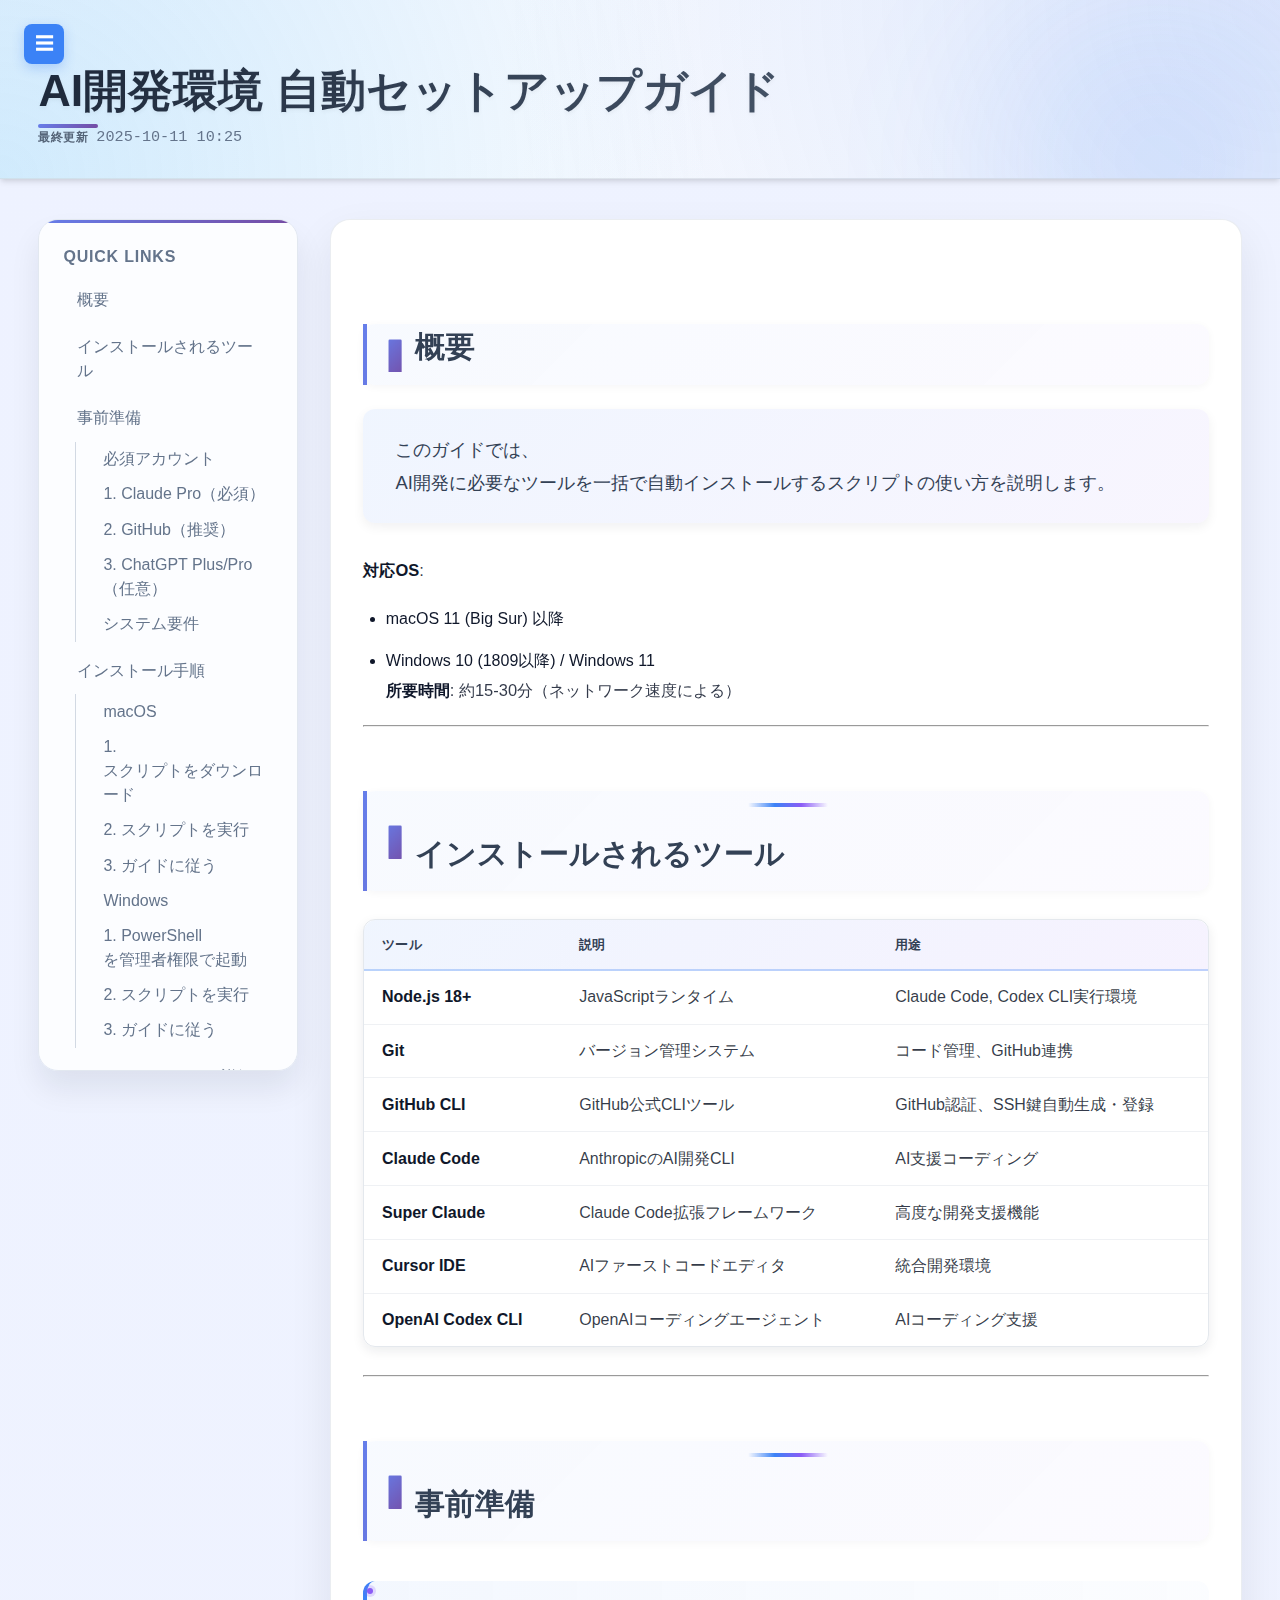
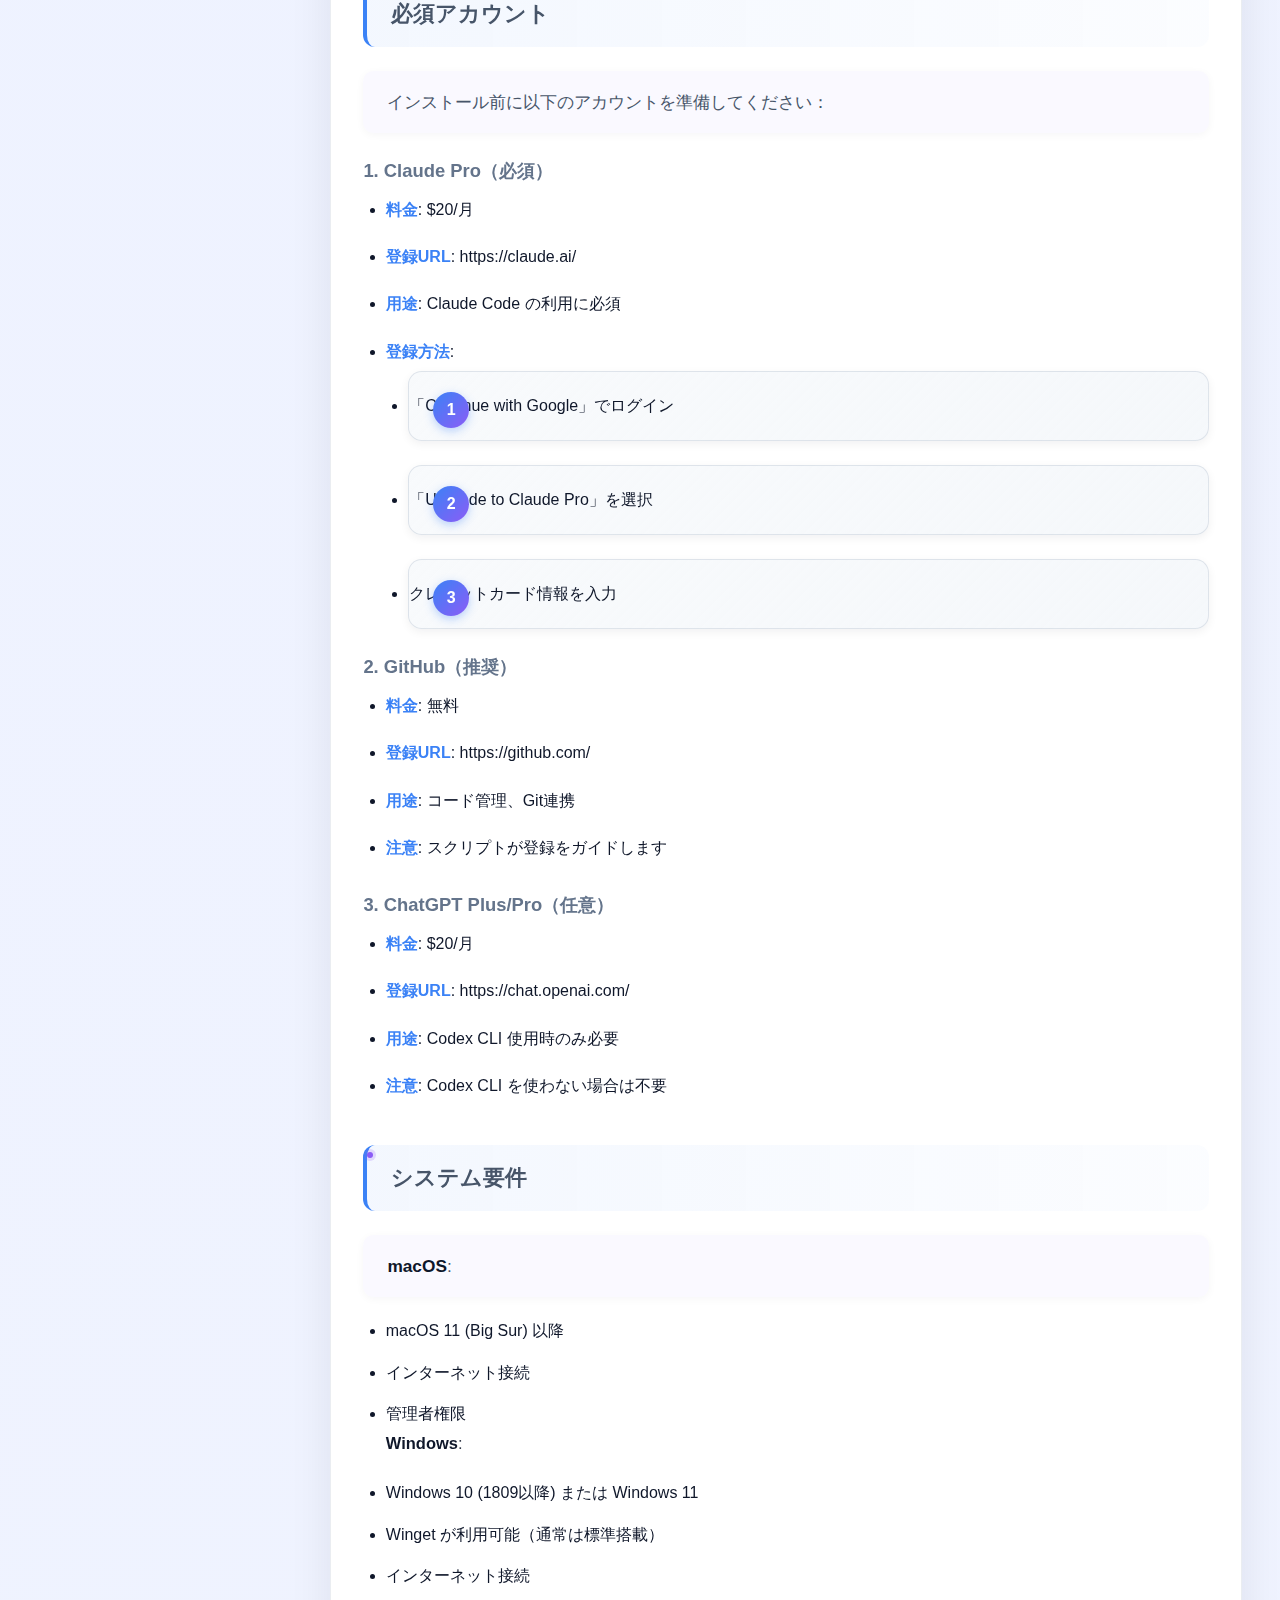
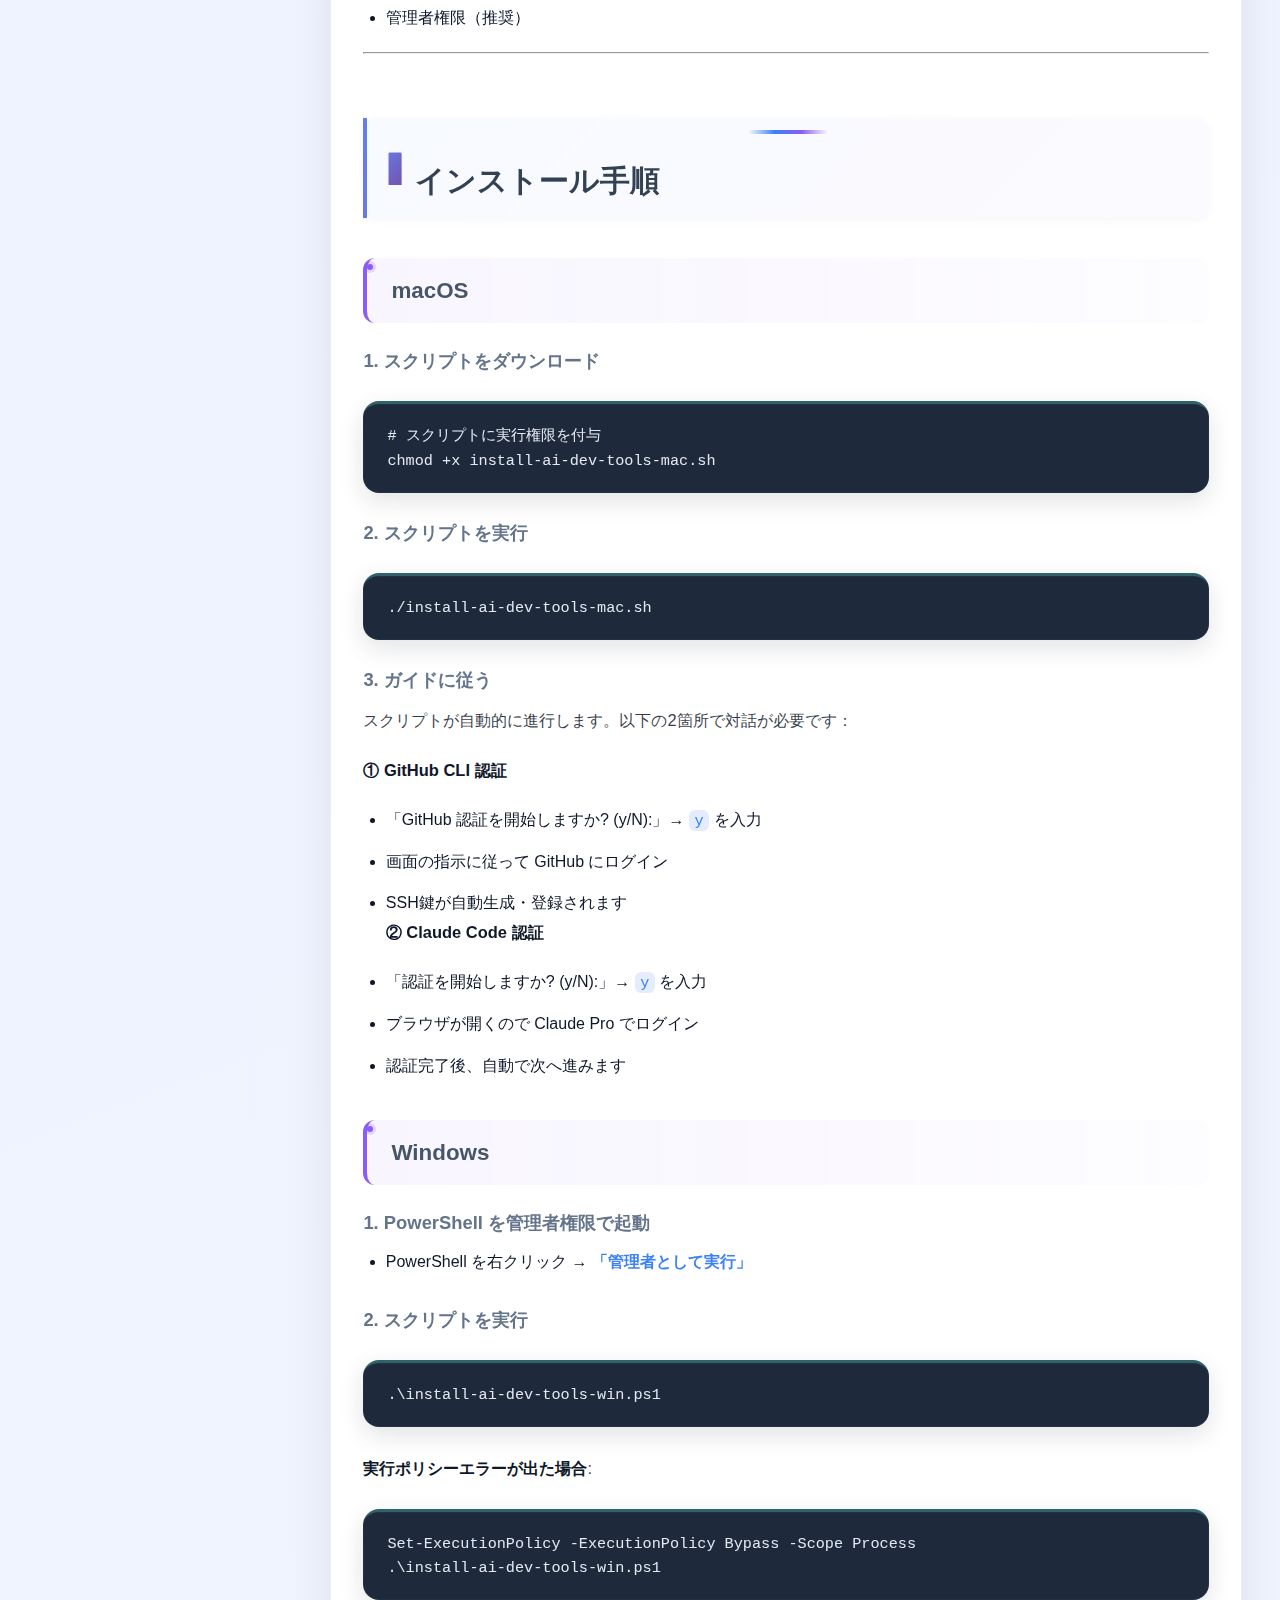
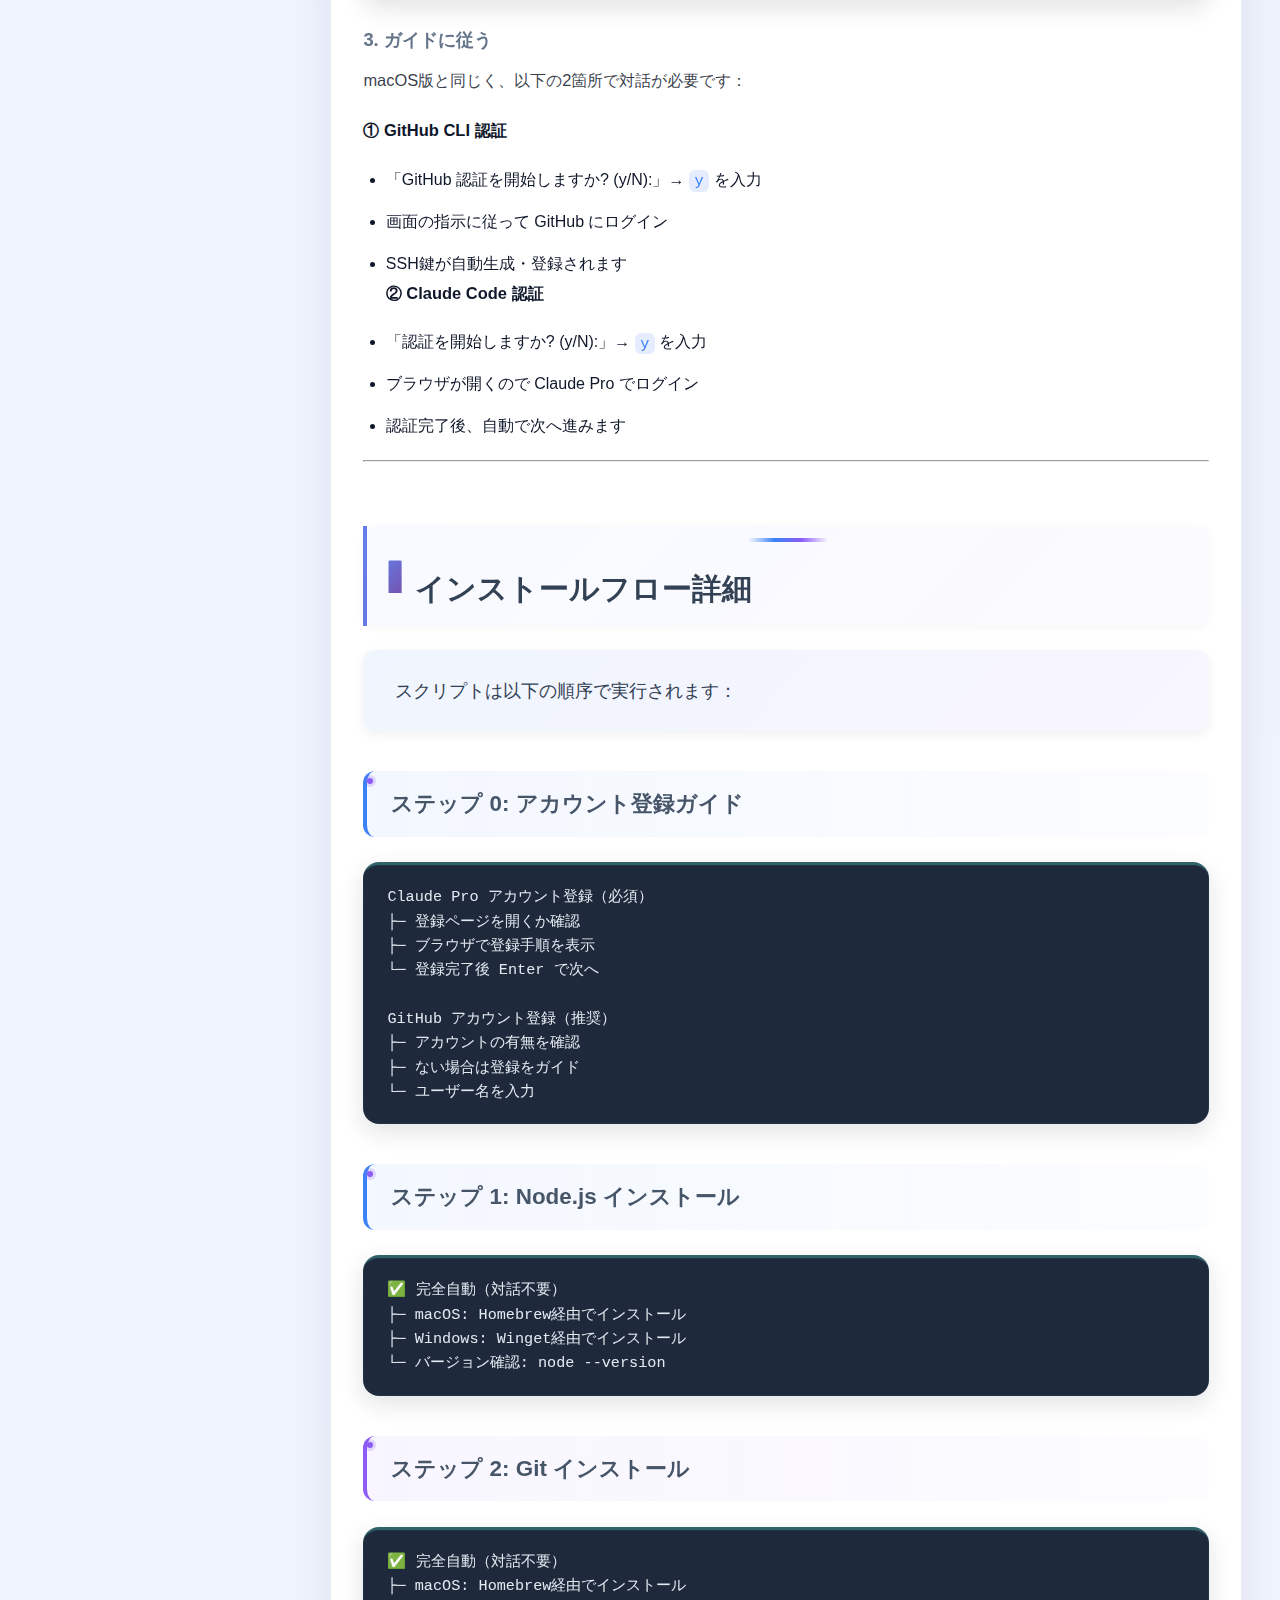
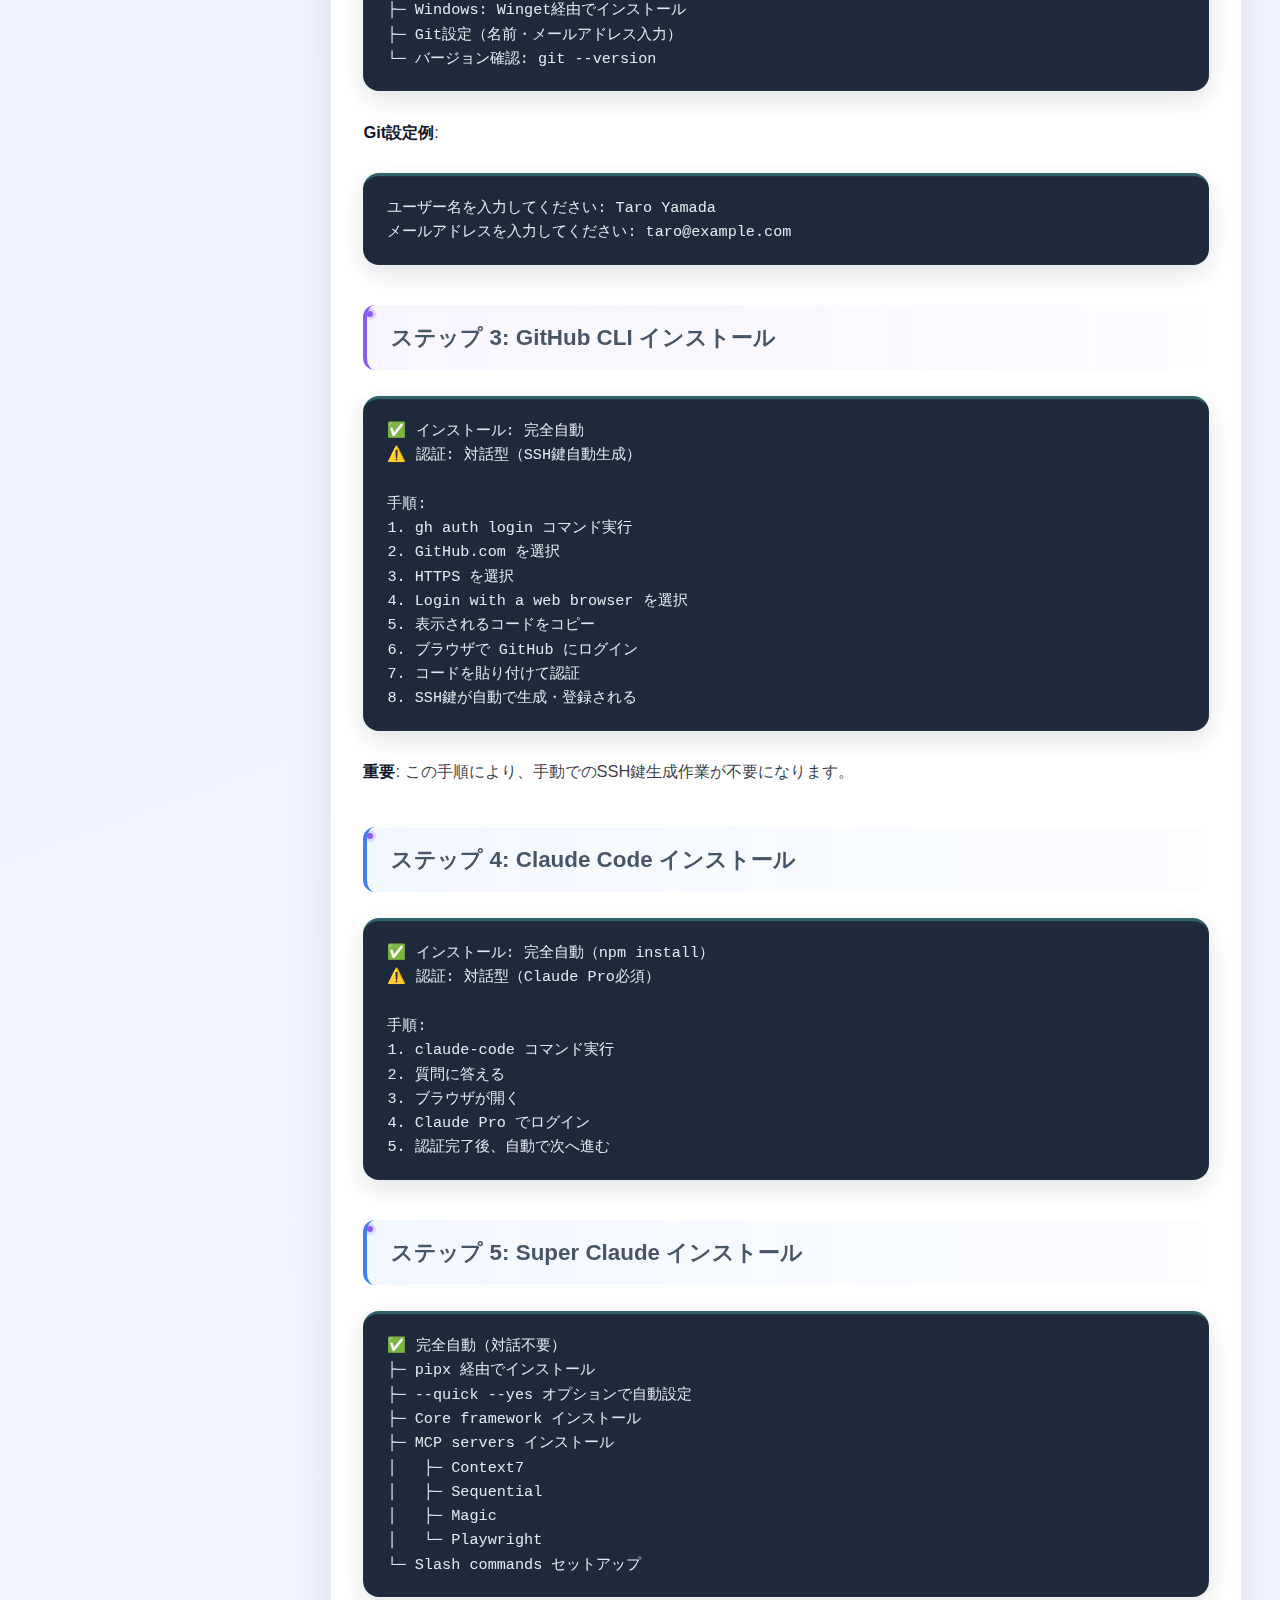
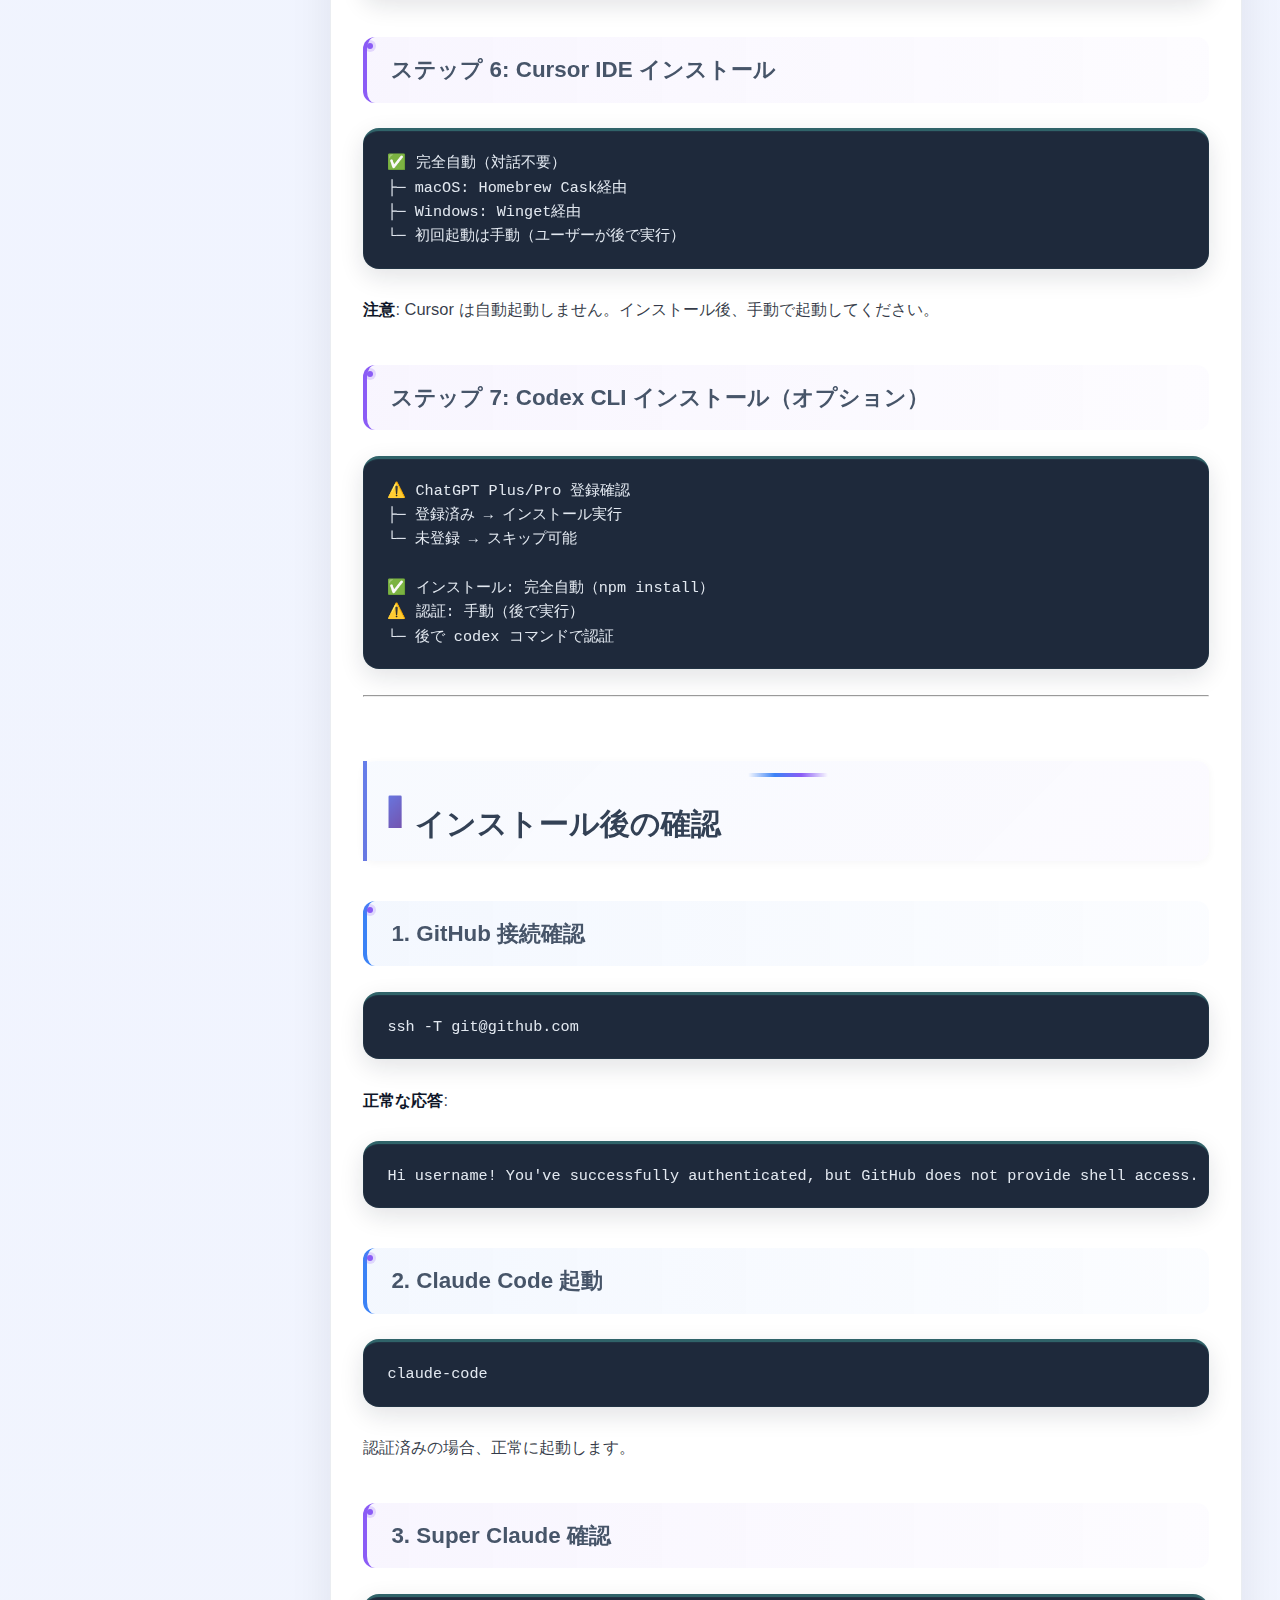
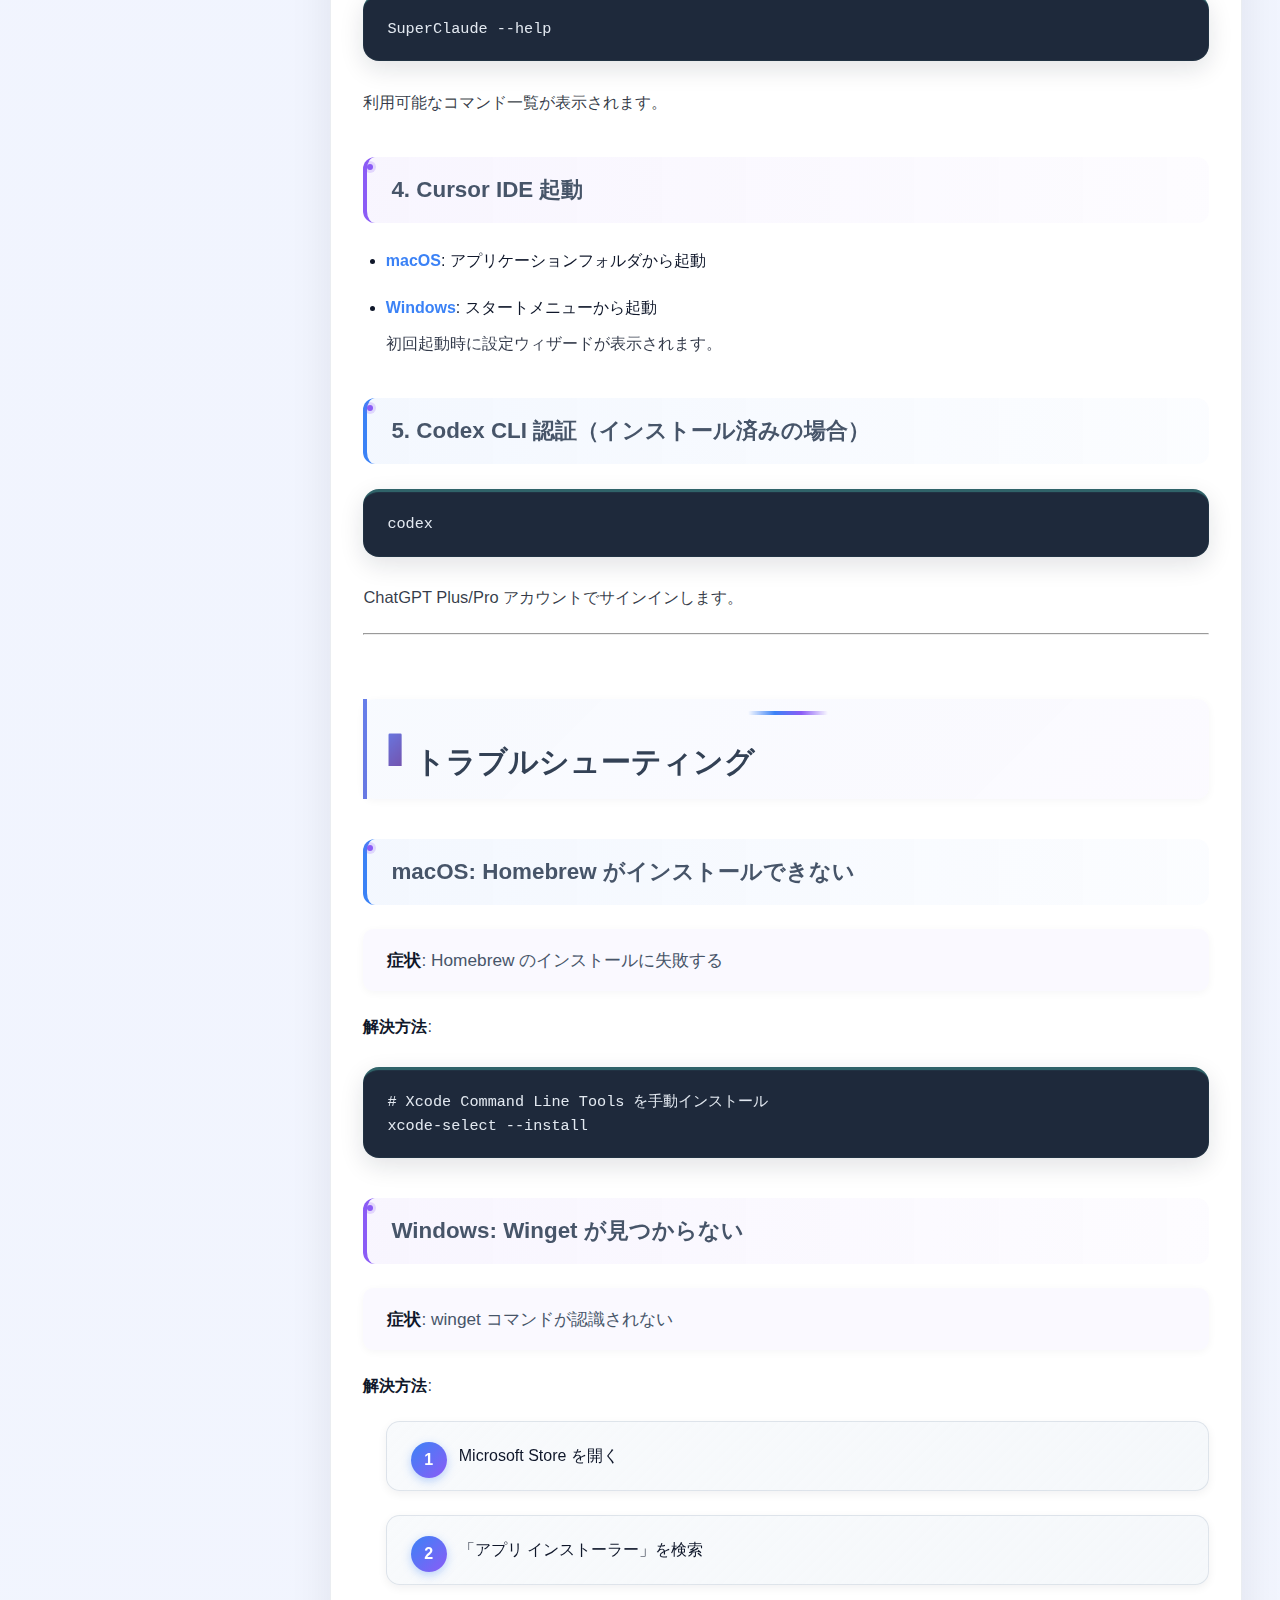
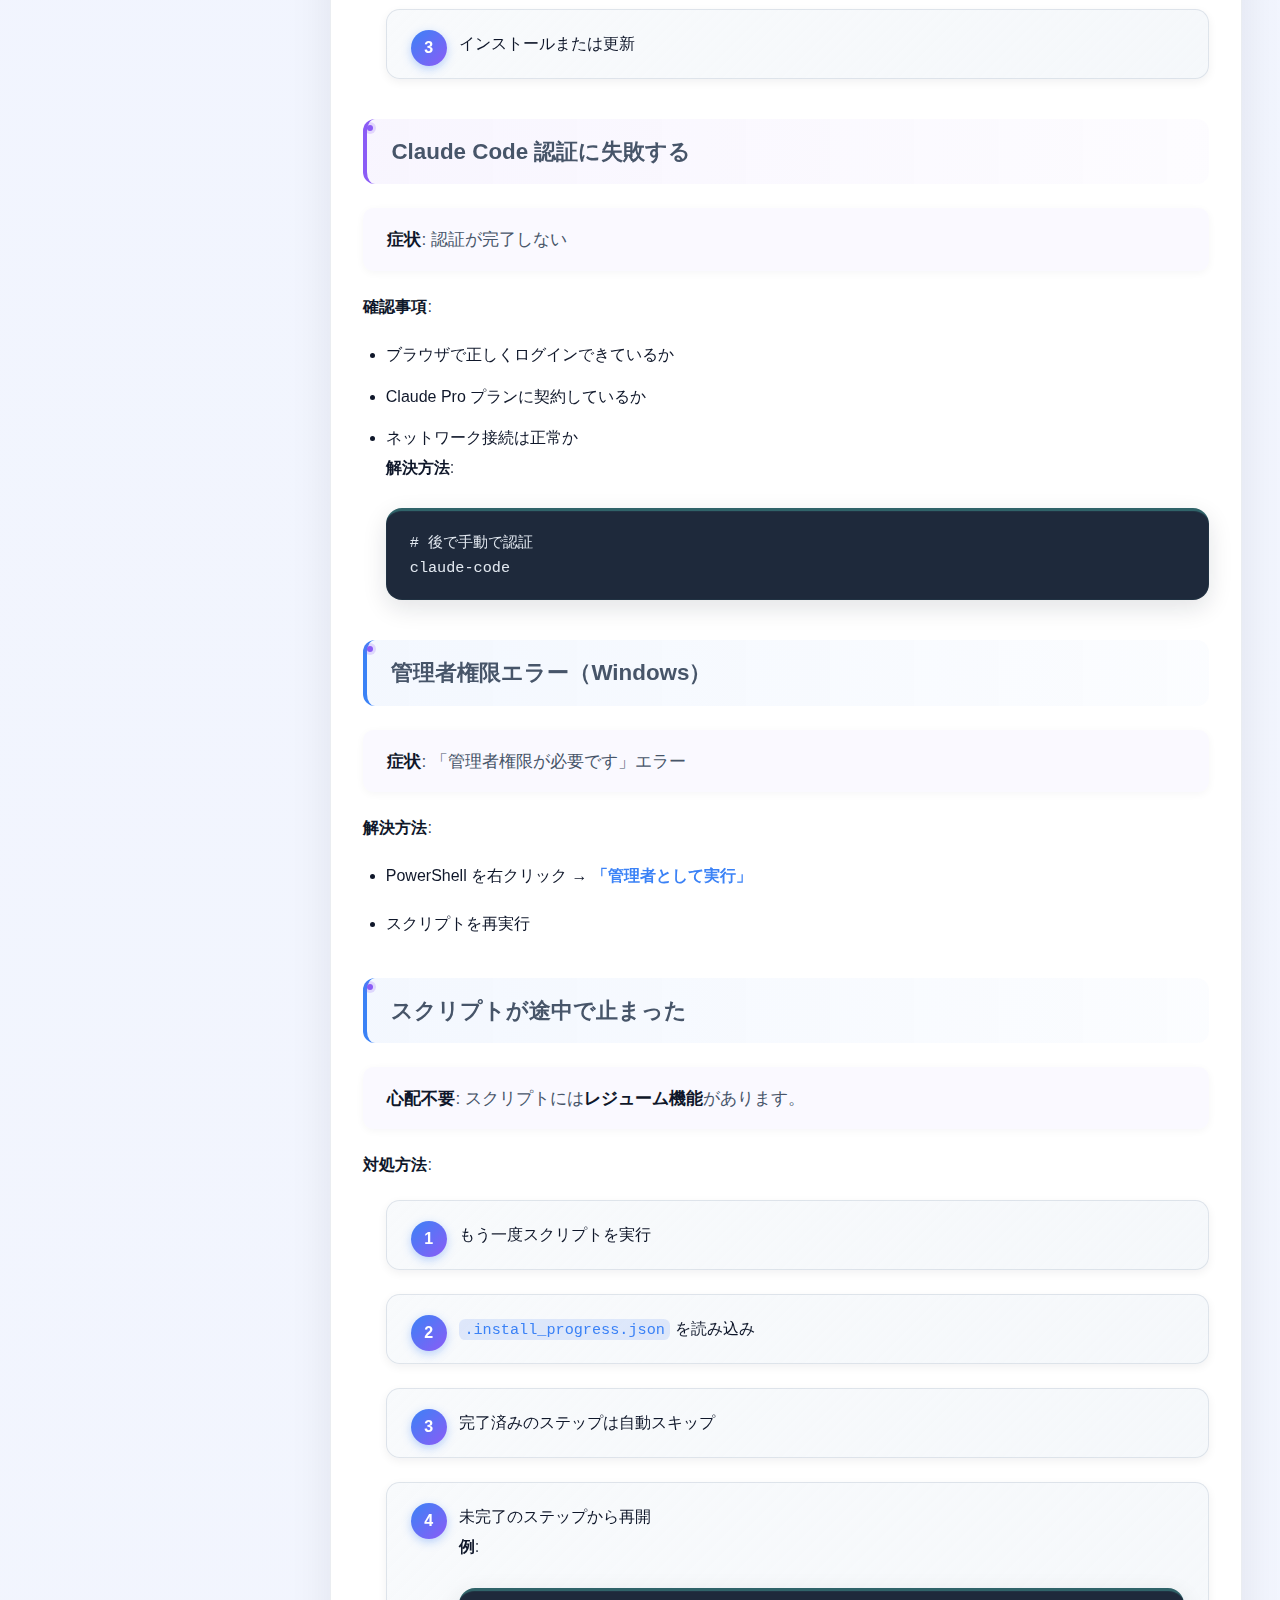
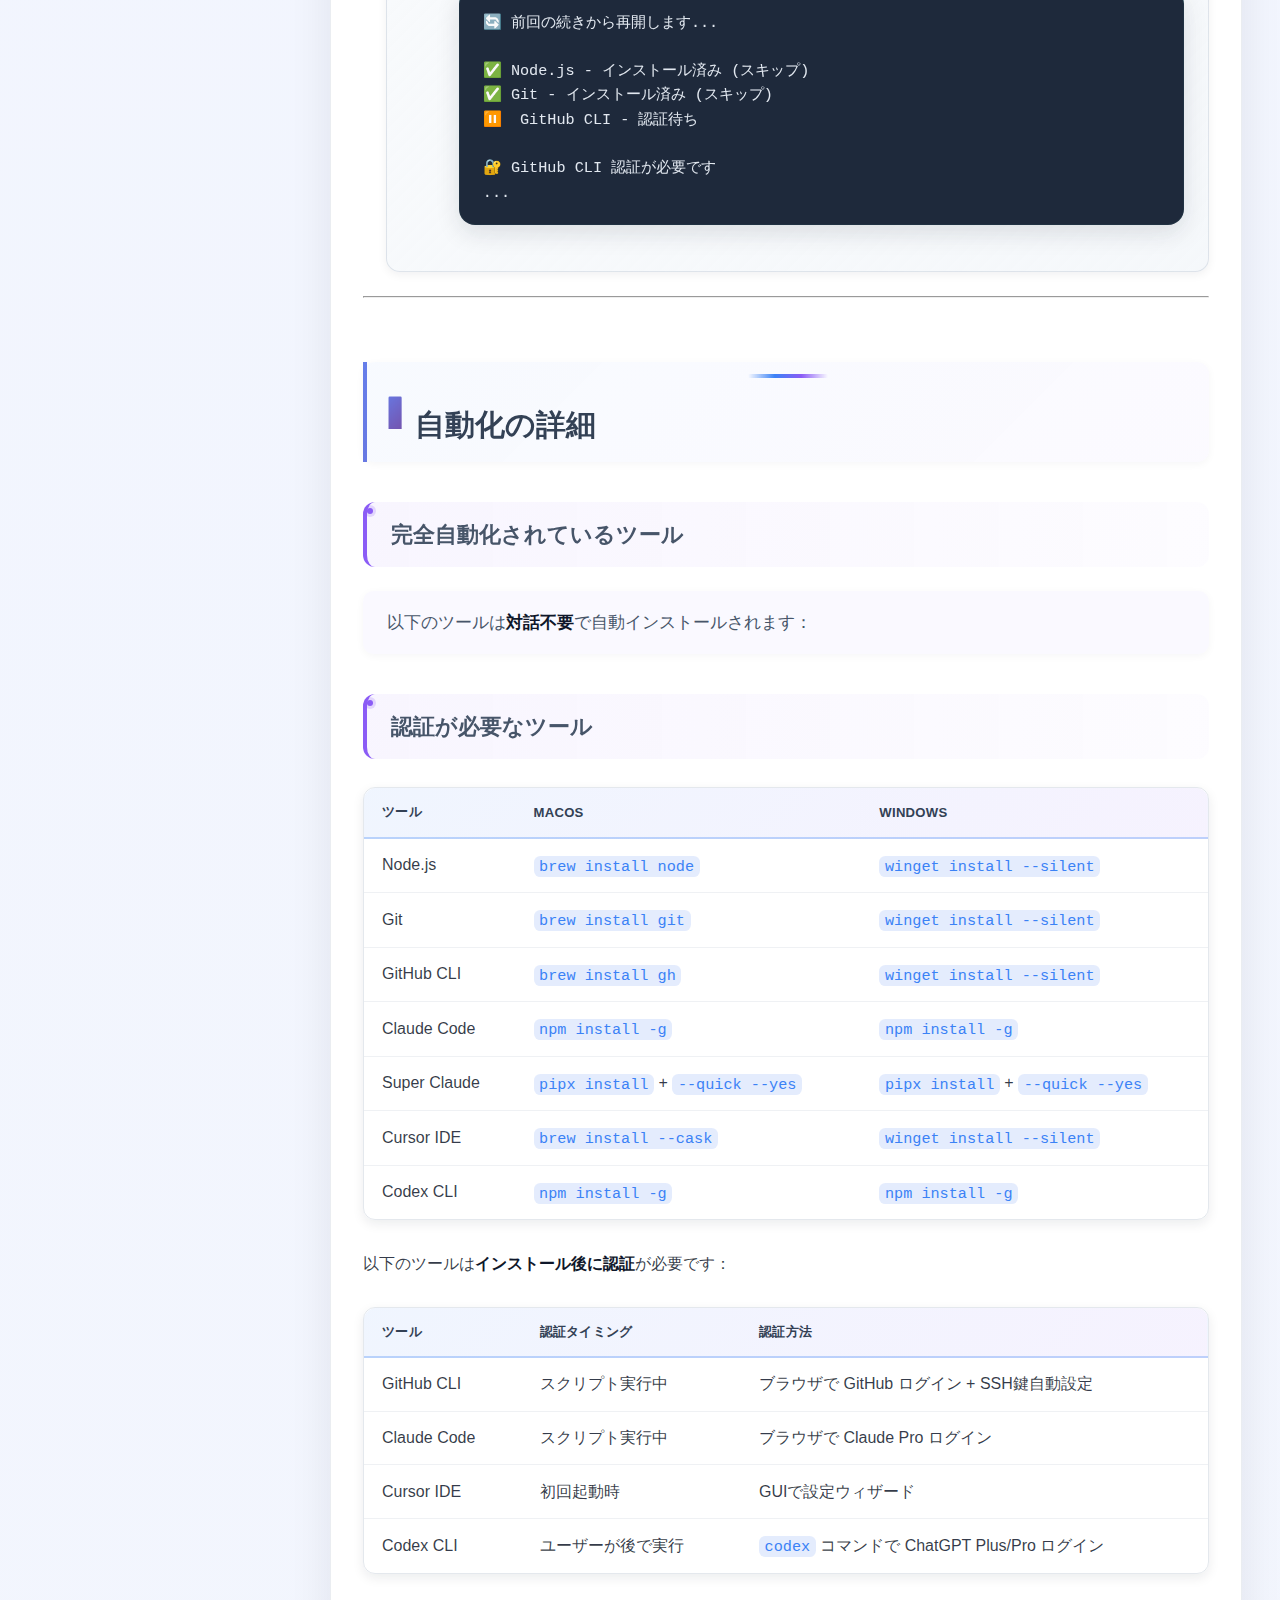
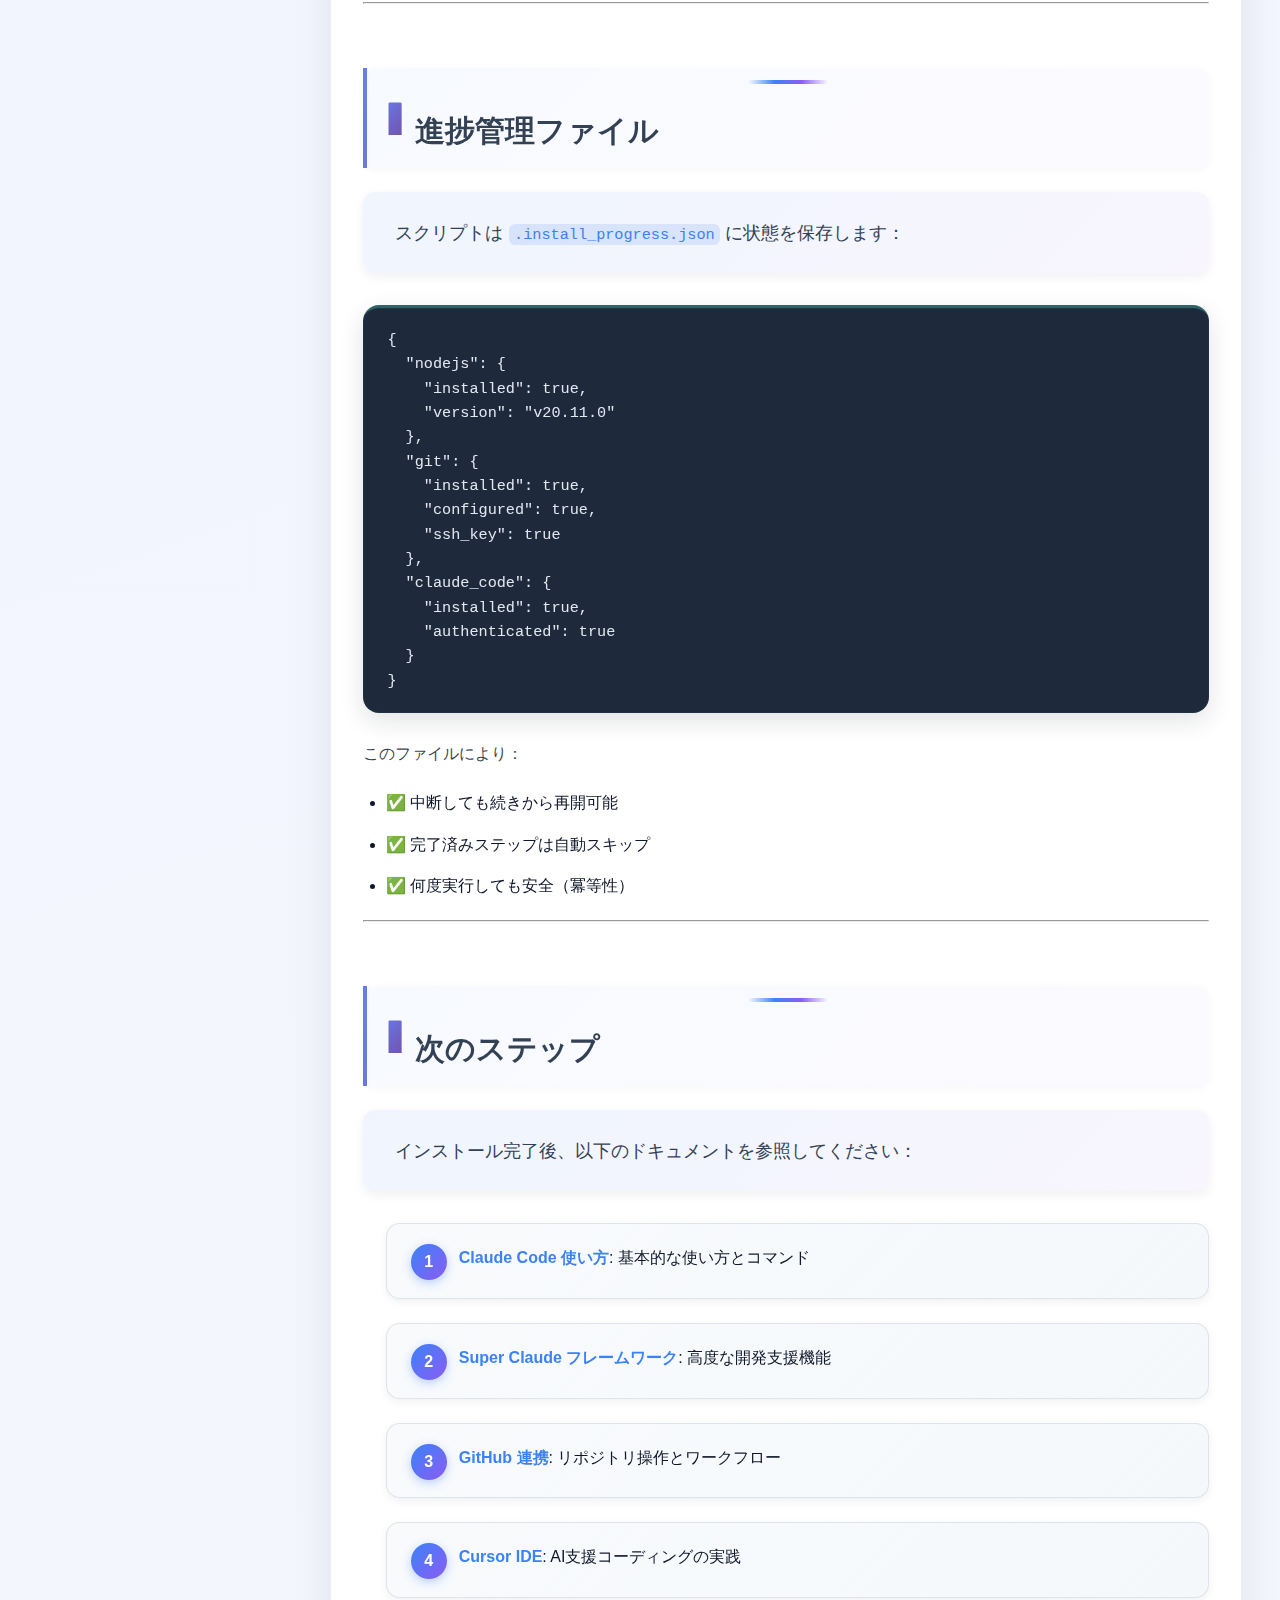
<file: site/ai-/index.html>
<!DOCTYPE html>
<html lang="ja">
<head>
  <meta charset="utf-8" />
  <meta name="viewport" content="width=device-width, initial-scale=1" />
  <title>AI開発環境 自動セットアップガイド</title>
  <link rel="stylesheet" href="../assets/manual.css" />
  <script>
    document.addEventListener('DOMContentLoaded', function() {
      // すべてのpreタグにコピーボタンを追加
      document.querySelectorAll('.manual-content pre').forEach(function(pre) {
        const button = document.createElement('button');
        button.className = 'code-copy-btn';
        button.textContent = 'コピー';

        button.addEventListener('click', function() {
          const code = pre.querySelector('code');
          const text = code ? code.textContent : pre.textContent;

          navigator.clipboard.writeText(text).then(function() {
            button.textContent = 'コピー完了！';
            button.classList.add('copied');

            setTimeout(function() {
              button.textContent = 'コピー';
              button.classList.remove('copied');
            }, 2000);
          }).catch(function(err) {
            console.error('コピー失敗:', err);
            button.textContent = 'エラー';
          });
        });

        pre.appendChild(button);
      });

      // ナビゲーショントグル機能
      const navToggle = document.getElementById('navToggle');
      const manualLayout = document.getElementById('manualLayout');
      const manualNav = document.getElementById('manualNav');

      if (navToggle && manualLayout && manualNav) {
        navToggle.addEventListener('click', function() {
          manualLayout.classList.toggle('nav-collapsed');
          navToggle.classList.toggle('active');
        });
      }
    });
  </script>
</head>
<body>
  <header class="manual-header">
    <div class="header-text">
      <h1>AI開発環境 自動セットアップガイド</h1>
      
      <dl class="manual-meta">
        <div>
          <dt>最終更新</dt>
          <dd>2025-10-11 10:25</dd>
        </div>
      </dl>
    </div>
  </header>
  <button class="nav-toggle" id="navToggle" aria-label="目次を開閉">☰</button>
  <div class="manual-layout" id="manualLayout">
    <aside class="manual-nav" id="manualNav">
      <nav class="toc" aria-label="目次"><h2>Quick Links</h2><ol class="toc-list"><li><a href="#概要">概要</a></li><li><a href="#インストールされるツール">インストールされるツール</a></li><li><a href="#事前準備">事前準備</a><ol><li><a href="#必須アカウント">必須アカウント</a></li><li><a href="#1-claude-pro必須">1. Claude Pro（必須）</a></li><li><a href="#2-github推奨">2. GitHub（推奨）</a></li><li><a href="#3-chatgpt-pluspro任意">3. ChatGPT Plus/Pro（任意）</a></li><li><a href="#システム要件">システム要件</a></li></ol></li><li><a href="#インストール手順">インストール手順</a><ol><li><a href="#macos">macOS</a></li><li><a href="#1-スクリプトをダウンロード">1. スクリプトをダウンロード</a></li><li><a href="#2-スクリプトを実行">2. スクリプトを実行</a></li><li><a href="#3-ガイドに従う">3. ガイドに従う</a></li><li><a href="#windows">Windows</a></li><li><a href="#1-powershell-を管理者権限で起動">1. PowerShell を管理者権限で起動</a></li><li><a href="#2-スクリプトを実行-2">2. スクリプトを実行</a></li><li><a href="#3-ガイドに従う-2">3. ガイドに従う</a></li></ol></li><li><a href="#インストールフロー詳細">インストールフロー詳細</a><ol><li><a href="#ステップ-0-アカウント登録ガイド">ステップ 0: アカウント登録ガイド</a></li><li><a href="#ステップ-1-nodejs-インストール">ステップ 1: Node.js インストール</a></li><li><a href="#ステップ-2-git-インストール">ステップ 2: Git インストール</a></li><li><a href="#ステップ-3-github-cli-インストール">ステップ 3: GitHub CLI インストール</a></li><li><a href="#ステップ-4-claude-code-インストール">ステップ 4: Claude Code インストール</a></li><li><a href="#ステップ-5-super-claude-インストール">ステップ 5: Super Claude インストール</a></li><li><a href="#ステップ-6-cursor-ide-インストール">ステップ 6: Cursor IDE インストール</a></li><li><a href="#ステップ-7-codex-cli-インストールオプション">ステップ 7: Codex CLI インストール（オプション）</a></li></ol></li><li><a href="#インストール後の確認">インストール後の確認</a><ol><li><a href="#1-github-接続確認">1. GitHub 接続確認</a></li><li><a href="#2-claude-code-起動">2. Claude Code 起動</a></li><li><a href="#3-super-claude-確認">3. Super Claude 確認</a></li><li><a href="#4-cursor-ide-起動">4. Cursor IDE 起動</a></li><li><a href="#5-codex-cli-認証インストール済みの場合">5. Codex CLI 認証（インストール済みの場合）</a></li></ol></li><li><a href="#トラブルシューティング">トラブルシューティング</a><ol><li><a href="#macos-homebrew-がインストールできない">macOS: Homebrew がインストールできない</a></li><li><a href="#windows-winget-が見つからない">Windows: Winget が見つからない</a></li><li><a href="#claude-code-認証に失敗する">Claude Code 認証に失敗する</a></li><li><a href="#管理者権限エラーwindows">管理者権限エラー（Windows）</a></li><li><a href="#スクリプトが途中で止まった">スクリプトが途中で止まった</a></li></ol></li><li><a href="#自動化の詳細">自動化の詳細</a><ol><li><a href="#完全自動化されているツール">完全自動化されているツール</a></li><li><a href="#認証が必要なツール">認証が必要なツール</a></li></ol></li><li><a href="#進捗管理ファイル">進捗管理ファイル</a></li><li><a href="#次のステップ">次のステップ</a></li><li><a href="#よくある質問">よくある質問</a><ol><li><a href="#q1-claude-pro-は必須ですか">Q1: Claude Pro は必須ですか？</a></li><li><a href="#q2-github-アカウントは必須ですか">Q2: GitHub アカウントは必須ですか？</a></li><li><a href="#q3-chatgpt-plus-は必要ですか">Q3: ChatGPT Plus は必要ですか？</a></li><li><a href="#q4-インストールに失敗したらどうすれば">Q4: インストールに失敗したらどうすれば？</a></li><li><a href="#q5-途中でやめたい場合は">Q5: 途中でやめたい場合は？</a></li><li><a href="#q6-アンインストール方法は">Q6: アンインストール方法は？</a></li></ol></li><li><a href="#サポート">サポート</a></li><li><a href="#目次"><strong>目次</strong></a></li><li><a href="#0-最初の30分で体験するai開発の魔法"><strong>0. 最初の30分で<br>体験する「AI開発の魔法」</strong></a><ol><li><a href="#目的">目的</a></li><li><a href="#必要なもの">必要なもの</a></li><li><a href="#-git-for-windowsのインストール手順">✅ Git for Windowsのインストール手順</a></li><li><a href="#-gitの初期設定">✅ Gitの初期設定</a></li><li><a href="#手順">手順</a></li><li><a href="#-claude-codeのインストール">✅ Claude Codeのインストール</a></li><li><a href="#-認証設定">✅ 認証設定</a></li><li><a href="#例1-ペット紹介htmlページ画像付き">例1: ペット紹介HTMLページ（画像付き）</a></li><li><a href="#例2-簡単なゲームの作成クリックゲームでaiとの対話を体験">例2: 簡単なゲームの作成：<br>クリックゲームでAIとの対話を体験！</a></li><li><a href="#例3-レシピ紹介ページ">例3: レシピ紹介ページ</a></li><li><a href="#生成されたコードをさらに変更改善する">生成されたコードをさらに変更・改善する</a></li><li><a href="#まとめ">まとめ</a></li></ol></li><li><a href="#1-ai開発ができると未来はこう変わる"><strong>1. AI開発ができると、<br>未来はこう変わる</strong></a><ol><li><a href="#11-プログラマーの新たな役割とキャリアパス">1.1 プログラマーの新たな役割とキャリアパス</a></li><li><a href="#12-仕様駆動開発sddとバイブコーディングの融合">1.2 仕様駆動開発（SDD）とバイブコーディングの融合</a></li></ol></li><li><a href="#2-ai開発ロードマップあなたのキャリアを加速する"><strong>2. AI開発ロードマップ：<br>あなたのキャリアを加速する</strong></a><ol><li><a href="#21-ai時代のプログラマーに求められるスキルセット">2.1 AI時代のプログラマーに求められるスキルセット</a></li><li><a href="#22-本マニュアルで習得できること">2.2 本マニュアルで習得できること</a></li></ol></li><li><a href="#3-aiにうまくお願いするコツ-計画的な進め方"><strong>3. AIに"うまく"お願いするコツ ～計画的な進め方～</strong></a><ol><li><a href="#31-プロンプトエンジニアリングの基本原則">3.1 プロンプトエンジニアリングの基本原則</a></li><li><a href="#悪いプロンプトの例と良いプロンプトの例">悪いプロンプトの例と良いプロンプトの例</a></li><li><a href="#32-super-claudeにおけるプロンプトの設計">3.2 Super Claudeにおけるプロンプトの設計</a></li><li><a href="#33-仕様駆動開発sddとプロンプトの連携">3.3 仕様駆動開発（SDD）とプロンプトの連携</a></li></ol></li><li><a href="#4-最低限の準備ai開発の相棒を迎えよう"><strong>4. 最低限の準備：<br>AI開発の相棒を迎えよう</strong></a><ol><li><a href="#-41-まずはこれだけ自動セットアップスクリプトで一気にインストール推奨">🚀 4.1 まずはこれだけ！自動セットアップスクリプトで一気にインストール（推奨）</a></li><li><a href="#-自動インストールされるツール">✨ 自動インストールされるツール</a></li><li><a href="#-事前準備必要なアカウント">📝 事前準備：必要なアカウント</a></li><li><a href="#-実行方法">🎬 実行方法</a></li><li><a href="#-インストールの流れ約15-30分">⏱️ インストールの流れ（約15-30分）</a></li><li><a href="#-自動セットアップの指示に従うだけ">✨ 自動セットアップの指示に従うだけ！</a></li><li><a href="#-スクリプトの特徴">🎯 スクリプトの特徴</a></li><li><a href="#-詳細ガイド">📖 詳細ガイド</a></li><li><a href="#-42-mcpサーバーの役割を理解しよう">💡 4.2 MCPサーバーの役割を理解しよう</a></li><li><a href="#-43-cursor-ide-と-claude-code-の連携">🎨 4.3 Cursor IDE と<br> Claude Code の連携</a></li><li><a href="#-初回起動と設定">✅ 初回起動と設定</a></li><li><a href="#-claude-code-との連携">✅ Claude Code との連携</a></li><li><a href="#-44-openai-codex-cli-の利用オプション">🤖 4.4 OpenAI Codex CLI の利用（オプション）</a></li><li><a href="#-認証設定-2">✅ 認証設定</a></li><li><a href="#-codex-cli-の基本的な利用方法">✅ Codex CLI の基本的な利用方法</a></li><li><a href="#-45-supabase-cli-の利用推奨">🗄️ 4.5 Supabase CLI の利用（推奨）</a></li><li><a href="#-基本的な使い方">✅ 基本的な使い方</a></li><li><a href="#-主な機能">💡 主な機能</a></li><li><a href="#-46-netlify-cli-の利用推奨">🌐 4.6 Netlify CLI の利用（推奨）</a></li><li><a href="#-基本的な使い方-2">✅ 基本的な使い方</a></li><li><a href="#-主な機能-2">💡 主な機能</a></li></ol></li><li><a href="#5-mcpmodel-context-protocol完全活用ガイド"><strong>5. MCP（Model Context Protocol）完全活用ガイド</strong></a><ol><li><a href="#51-mcpとは">5.1 MCPとは？</a></li><li><a href="#52-mcpの仕組みと重要性">5.2 MCPの仕組みと重要性</a></li><li><a href="#53-super-claudeとmcpの連携">5.3 Super ClaudeとMCPの連携</a></li><li><a href="#-mcpの有効化と設定">✅ MCPの有効化と設定</a></li><li><a href="#54-mcpを活用した開発ワークフロー">5.4 MCPを活用した開発ワークフロー</a></li></ol></li><li><a href="#5-mcpmodel-context-protocol完全活用ガイド-2"><strong>5. MCP（Model Context Protocol）完全活用ガイド</strong></a><ol><li><a href="#51-mcpとは-2">5.1 MCPとは？</a></li><li><a href="#52-mcpの仕組みと重要性-2">5.2 MCPの仕組みと重要性</a></li><li><a href="#53-super-claudeとmcpの連携-2">5.3 Super ClaudeとMCPの連携</a></li><li><a href="#-mcpの有効化と設定-2">✅ MCPの有効化と設定</a></li><li><a href="#54-mcpを活用した開発ワークフロー-2">5.4 MCPを活用した開発ワークフロー</a></li></ol></li><li><a href="#6-aiと作ろうあなただけのオリジナルwebアプリ開発"><strong>6. AIと作ろう！"あなただけ"の<br>オリジナルWebアプリ開発</strong></a><ol><li><a href="#61-ハンズオンの準備旅の始まり">6.1 ハンズオンの準備：旅の始まり</a></li><li><a href="#62-step-2-アイデアの壁打ち---brainstormコマンドで要件定義">6.2 Step 2: アイデアの壁打ち - <code>brainstorm</code>コマンドで要件定義</a></li><li><a href="#63-step-3-設計図の作成---designコマンドでアーキテクチャとuiuxを具体化">6.3 Step 3: 設計図の作成 - <code>design</code>コマンドでアーキテクチャとUI/UXを具体化</a></li><li><a href="#64-step-4-実装計画---workflowコマンドでタスクを明確化">6.4 Step 4: 実装計画 - <code>workflow</code>コマンドでタスクを明確化</a></li><li><a href="#65-step-5-コーディング開始---implementコマンドでコードを生成">6.5 Step 5: コーディング開始 - <code>implement</code>コマンドでコードを生成</a></li><li><a href="#66-step-6-問題解決と改善---troubleshoot-analyze-improveコマンド">6.6 Step 6: 問題解決と改善 - <code>troubleshoot</code>, <code>analyze</code>, <code>improve</code>コマンド</a></li><li><a href="#67-実践プロジェクトタスク管理アプリケーションを開発しよう">6.7 実践プロジェクト：<br>タスク管理アプリケーションを開発しよう！</a></li><li><a href="#プロジェクト概要">プロジェクト概要</a></li><li><a href="#step-1-アイデアの壁打ちと要件定義-brainstorm">Step 1: アイデアの壁打ちと要件定義 (<code>brainstorm</code>)</a></li><li><a href="#step-2-設計図の作成-design">Step 2: 設計図の作成 (<code>design</code>)</a></li><li><a href="#step-3-実装計画の策定-workflow">Step 3: 実装計画の策定 (<code>workflow</code>)</a></li><li><a href="#step-4-コーディング開始-implement">Step 4: コーディング開始 (<code>implement</code>)</a></li><li><a href="#step-5-問題解決と改善-troubleshoot-analyze-improve">Step 5: 問題解決と改善 (<code>troubleshoot</code>, <code>analyze</code>, <code>improve</code>)</a></li><li><a href="#まとめ-2">まとめ</a></li></ol></li><li><a href="#6-aiと作ろうあなただけのオリジナルwebアプリ開発-2"><strong>6. AIと作ろう！"あなただけ"の<br>オリジナルWebアプリ開発</strong></a><ol><li><a href="#61-ハンズオンの準備旅の始まり-2">6.1 ハンズオンの準備：旅の始まり</a></li><li><a href="#62-step-2-アイデアの壁打ち---brainstormコマンドで要件定義-2">6.2 Step 2: アイデアの壁打ち - <code>brainstorm</code>コマンドで要件定義</a></li><li><a href="#63-step-3-設計図の作成---designコマンドでアーキテクチャとuiuxを具体化-2">6.3 Step 3: 設計図の作成 - <code>design</code>コマンドでアーキテクチャとUI/UXを具体化</a></li><li><a href="#64-step-4-実装計画---workflowコマンドでタスクを明確化-2">6.4 Step 4: 実装計画 - <code>workflow</code>コマンドでタスクを明確化</a></li><li><a href="#65-step-5-コーディング開始---implementコマンドでコードを生成-2">6.5 Step 5: コーディング開始 - <code>implement</code>コマンドでコードを生成</a></li><li><a href="#66-step-6-問題解決と改善---troubleshoot-analyze-improveコマンド-2">6.6 Step 6: 問題解決と改善 - <code>troubleshoot</code>, <code>analyze</code>, <code>improve</code>コマンド</a></li><li><a href="#67-実践プロジェクト営業日報自動生成アプリを開発しよう">6.7 実践プロジェクト：<br>営業日報自動生成アプリを開発しよう！</a></li><li><a href="#プロジェクト概要-2">プロジェクト概要</a></li><li><a href="#なぜ営業日報アプリなのか">なぜ営業日報アプリなのか？</a></li><li><a href="#step-1-アイデアの壁打ちと要件定義-brainstorm-2">Step 1: アイデアの壁打ちと要件定義 (<code>brainstorm</code>)</a></li><li><a href="#step-2-設計図の作成-design-2">Step 2: 設計図の作成 (<code>design</code>)</a></li><li><a href="#step-3-実装計画の策定-workflow-2">Step 3: 実装計画の策定 (<code>workflow</code>)</a></li><li><a href="#step-4-コーディング開始-implement-2">Step 4: コーディング開始 (<code>implement</code>)</a></li><li><a href="#step-5-動作確認とテスト">Step 5: 動作確認とテスト</a></li><li><a href="#-phase-1-完成">🎉 Phase 1 完成！</a></li><li><a href="#-アプリをさらに進化させる機能追加の実践例">📚 アプリをさらに進化させる：<br>機能追加の実践例</a></li><li><a href="#まとめ-3">まとめ</a></li></ol></li><li><a href="#7-github連携"><strong>7. GitHub連携</strong></a><ol><li><a href="#71-gitとgithubの基本">7.1 GitとGitHubの基本</a></li><li><a href="#72-なぜgithubが必要か---aiバイブコーディングの安全網">7.2 なぜGitHubが<br>必要か？ - AIバイブコーディングの安全網</a></li><li><a href="#73-開発スタイル別のgithub活用法">7.3 開発スタイル別のGitHub活用法</a></li><li><a href="#ケース1-完全な個人プロジェクト趣味学習用">ケース1: 完全な個人プロジェクト（趣味・学習用）</a></li><li><a href="#ケース2-一人で企業の開発を担当pm上司への報告が必要">ケース2: 一人で企業の<br>開発を担当（PM・上司への報告が必要）</a></li><li><a href="#ケース3-チーム開発複数人での共同開発">ケース3: チーム開発（複数人での共同開発）</a></li><li><a href="#74-チーム開発の基礎知識---ブランチissueプルリクエスト">7.4 チーム開発の基礎知識 - ブランチ・issue・プルリクエスト</a></li><li><a href="#741-ブランチbranchとは">7.4.1 ブランチ（Branch）とは？</a></li><li><a href="#742-issueイシューとは">7.4.2 issue（イシュー）とは？</a></li><li><a href="#743-プルリクエストpull-request--prとは">7.4.3 プルリクエスト（Pull Request / PR）とは？</a></li><li><a href="#744-チーム開発でaiと一緒に作業する際のワークフロー">7.4.4 チーム開発で<br>AIと一緒に作業する際のワークフロー</a></li><li><a href="#75-super-claudeとgithubの連携">7.5 Super ClaudeとGitHubの連携</a></li><li><a href="#-githubリポジトリの初期化と連携">✅ GitHubリポジトリの初期化と連携</a></li><li><a href="#-aiによるコミットとプルリクエストの作成">✅ AIによるコミットとプルリクエストの作成</a></li><li><a href="#76-cicdパイプラインの構築">7.6 CI/CDパイプラインの構築</a></li><li><a href="#-aiによるcicd設定ファイルの生成">✅ AIによるCI/CD設定ファイルの生成</a></li><li><a href="#-aiによるテストとデプロイの自動化">✅ AIによるテストとデプロイの自動化</a></li></ol></li><li><a href="#8-モダン技術スタックの構築"><strong>8. モダン技術スタックの<br>構築</strong></a><ol><li><a href="#81-フロントエンドフレームワークの選定と導入">8.1 フロントエンドフレームワークの選定と導入</a></li><li><a href="#-フレームワークの選定とプロジェクト初期化">✅ フレームワークの選定とプロジェクト初期化</a></li><li><a href="#82-バックエンドフレームワークの選定と導入">8.2 バックエンドフレームワークの選定と導入</a></li><li><a href="#-バックエンドapiの設計と実装">✅ バックエンドAPIの設計と実装</a></li><li><a href="#83-データベースの選定とスキーマ設計">8.3 データベースの選定とスキーマ設計</a></li><li><a href="#-データベーススキーマの生成">✅ データベーススキーマの生成</a></li><li><a href="#84-クラウドインフラの活用とデプロイ">8.4 クラウドインフラの活用とデプロイ</a></li><li><a href="#-インフラ設定ファイルの生成とデプロイ">✅ インフラ設定ファイルの生成とデプロイ</a></li></ol></li><li><a href="#9-あなたのアプリを進化させよう機能追加プロジェクト"><strong>9. あなたのアプリを<br>進化させよう！機能追加プロジェクト</strong></a><ol><li><a href="#91-ユーザー認証機能の追加supabase連携">9.1 ユーザー認証機能の追加（Supabase連携）</a></li><li><a href="#目的-2">目的</a></li><li><a href="#手順-2">手順</a></li><li><a href="#92-メール通知機能の追加resend連携">9.2 メール通知機能の追加（Resend連携）</a></li><li><a href="#目的-3">目的</a></li><li><a href="#手順-3">手順</a></li><li><a href="#93-コード品質の向上とテストの追加">9.3 コード品質の向上とテストの追加</a></li><li><a href="#手順-4">手順</a></li><li><a href="#まとめ-4">まとめ</a></li></ol></li><li><a href="#10-企業導入のためのsdd組織変革ガイド"><strong>10. 企業導入の<br>ためのSDD組織変革ガイド</strong></a><ol><li><a href="#101-なぜ組織的な導入が必要か">10.1 なぜ組織的な導入が必要か？</a></li><li><a href="#102-super-claudeコマンドフローチャートを活用したチーム開発プロセス">10.2 Super Claudeコマンドフローチャートを活用したチーム開発プロセス</a></li><li><a href="#103-導入のステップと成功の鍵">10.3 導入のステップと成功の鍵</a></li><li><a href="#104-文化の変革aiとの協調と成長のマインドセット">10.4 文化の変革：<br>AIとの協調と成長のマインドセット</a></li></ol></li><li><a href="#11-トラブルシューティング"><strong>11. トラブルシューティング</strong></a><ol><li><a href="#111-一般的な問題と解決策">11.1 一般的な問題と解決策</a></li><li><a href="#-claude-codesuper-claudeが起動しない">✅ Claude Code/Super Claudeが起動しない</a></li><li><a href="#-aiの出力が期待通りではない">✅ AIの出力が期待通りではない</a></li><li><a href="#-パフォーマンスが遅い">✅ パフォーマンスが遅い</a></li><li><a href="#112-サポートとコミュニティ">11.2 サポートとコミュニティ</a></li><li><a href="#まとめ-5">まとめ</a></li></ol></li></ol></nav>
    </aside>
    <main class="manual-content">
      <h2 id="概要">概要</h2>
<p>このガイドでは、AI開発に必要なツールを一括で自動インストールするスクリプトの使い方を説明します。</p>
<p><strong>対応OS</strong>:</p>
<ul>
<li>
macOS 11 (Big Sur) 以降
</li>
<li>
Windows 10 (1809以降) / Windows 11
<p><strong>所要時間</strong>: 約15-30分（ネットワーク速度による）</p>
</li>
</ul>
<hr />
<h2 id="インストールされるツール">インストールされるツール</h2>
<div class="table-wrapper">
<table>
<thead><tr>
<th>ツール</th>
<th>説明</th>
<th>用途</th>
</tr></thead>
<tbody>
<tr>
<td><strong>Node.js 18+</strong></td>
<td>JavaScriptランタイム</td>
<td>Claude Code, Codex CLI実行環境</td>
</tr>
<tr>
<td><strong>Git</strong></td>
<td>バージョン管理システム</td>
<td>コード管理、GitHub連携</td>
</tr>
<tr>
<td><strong>GitHub CLI</strong></td>
<td>GitHub公式CLIツール</td>
<td>GitHub認証、SSH鍵自動生成・登録</td>
</tr>
<tr>
<td><strong>Claude Code</strong></td>
<td>AnthropicのAI開発CLI</td>
<td>AI支援コーディング</td>
</tr>
<tr>
<td><strong>Super Claude</strong></td>
<td>Claude Code拡張フレームワーク</td>
<td>高度な開発支援機能</td>
</tr>
<tr>
<td><strong>Cursor IDE</strong></td>
<td>AIファーストコードエディタ</td>
<td>統合開発環境</td>
</tr>
<tr>
<td><strong>OpenAI Codex CLI</strong></td>
<td>OpenAIコーディングエージェント</td>
<td>AIコーディング支援</td>
</tr>
</tbody>
</table>
</div>
<hr />
<h2 id="事前準備">事前準備</h2>
<h3 id="必須アカウント">必須アカウント</h3>
<p>インストール前に以下のアカウントを準備してください：</p>
<h4 id="1-claude-pro必須">1. Claude Pro（必須）</h4>
<ul>
<li>
<strong>料金</strong>: $20/月
</li>
<li>
<strong>登録URL</strong>: https://claude.ai/
</li>
<li>
<strong>用途</strong>: Claude Code の利用に必須
</li>
<li>
<strong>登録方法</strong>:
<ol>
<li>
「Continue with Google」でログイン
</li>
<li>
「Upgrade to Claude Pro」を選択
</li>
<li>
クレジットカード情報を入力
</li>
</ol>
</li>
</ul>
<h4 id="2-github推奨">2. GitHub（推奨）</h4>
<ul>
<li>
<strong>料金</strong>: 無料
</li>
<li>
<strong>登録URL</strong>: https://github.com/
</li>
<li>
<strong>用途</strong>: コード管理、Git連携
</li>
<li>
<strong>注意</strong>: スクリプトが登録をガイドします
</li>
</ul>
<h4 id="3-chatgpt-pluspro任意">3. ChatGPT Plus/Pro（任意）</h4>
<ul>
<li>
<strong>料金</strong>: $20/月
</li>
<li>
<strong>登録URL</strong>: https://chat.openai.com/
</li>
<li>
<strong>用途</strong>: Codex CLI 使用時のみ必要
</li>
<li>
<strong>注意</strong>: Codex CLI を使わない場合は不要
</li>
</ul>
<h3 id="システム要件">システム要件</h3>
<p><strong>macOS</strong>:</p>
<ul>
<li>
macOS 11 (Big Sur) 以降
</li>
<li>
インターネット接続
</li>
<li>
管理者権限
<p><strong>Windows</strong>:</p>
</li>
<li>
Windows 10 (1809以降) または Windows 11
</li>
<li>
Winget が利用可能（通常は標準搭載）
</li>
<li>
インターネット接続
</li>
<li>
管理者権限（推奨）
</li>
</ul>
<hr />
<h2 id="インストール手順">インストール手順</h2>
<h3 id="macos">macOS</h3>
<h4 id="1-スクリプトをダウンロード">1. スクリプトをダウンロード</h4>
<pre><code class="language-bash"># スクリプトに実行権限を付与
chmod +x install-ai-dev-tools-mac.sh
</code></pre>
<h4 id="2-スクリプトを実行">2. スクリプトを実行</h4>
<pre><code class="language-bash">./install-ai-dev-tools-mac.sh
</code></pre>
<h4 id="3-ガイドに従う">3. ガイドに従う</h4>
<p>スクリプトが自動的に進行します。以下の2箇所で対話が必要です：</p>
<p><strong>① GitHub CLI 認証</strong></p>
<ul>
<li>
「GitHub 認証を開始しますか? (y/N):」→ <code>y</code> を入力
</li>
<li>
画面の指示に従って GitHub にログイン
</li>
<li>
SSH鍵が自動生成・登録されます
<p><strong>② Claude Code 認証</strong></p>
</li>
<li>
「認証を開始しますか? (y/N):」→ <code>y</code> を入力
</li>
<li>
ブラウザが開くので Claude Pro でログイン
</li>
<li>
認証完了後、自動で次へ進みます
</li>
</ul>
<h3 id="windows">Windows</h3>
<h4 id="1-powershell-を管理者権限で起動">1. PowerShell を管理者権限で起動</h4>
<ul>
<li>
PowerShell を右クリック → <strong>「管理者として実行」</strong>
</li>
</ul>
<h4 id="2-スクリプトを実行-2">2. スクリプトを実行</h4>
<pre><code class="language-powershell">.\install-ai-dev-tools-win.ps1
</code></pre>
<p><strong>実行ポリシーエラーが出た場合</strong>:</p>
<pre><code class="language-powershell">Set-ExecutionPolicy -ExecutionPolicy Bypass -Scope Process
.\install-ai-dev-tools-win.ps1
</code></pre>
<h4 id="3-ガイドに従う-2">3. ガイドに従う</h4>
<p>macOS版と同じく、以下の2箇所で対話が必要です：</p>
<p><strong>① GitHub CLI 認証</strong></p>
<ul>
<li>
「GitHub 認証を開始しますか? (y/N):」→ <code>y</code> を入力
</li>
<li>
画面の指示に従って GitHub にログイン
</li>
<li>
SSH鍵が自動生成・登録されます
<p><strong>② Claude Code 認証</strong></p>
</li>
<li>
「認証を開始しますか? (y/N):」→ <code>y</code> を入力
</li>
<li>
ブラウザが開くので Claude Pro でログイン
</li>
<li>
認証完了後、自動で次へ進みます
</li>
</ul>
<hr />
<h2 id="インストールフロー詳細">インストールフロー詳細</h2>
<p>スクリプトは以下の順序で実行されます：</p>
<h3 id="ステップ-0-アカウント登録ガイド">ステップ 0: アカウント登録ガイド</h3>
<pre><code>Claude Pro アカウント登録（必須）
├─ 登録ページを開くか確認
├─ ブラウザで登録手順を表示
└─ 登録完了後 Enter で次へ

GitHub アカウント登録（推奨）
├─ アカウントの有無を確認
├─ ない場合は登録をガイド
└─ ユーザー名を入力
</code></pre>
<h3 id="ステップ-1-nodejs-インストール">ステップ 1: Node.js インストール</h3>
<pre><code>✅ 完全自動（対話不要）
├─ macOS: Homebrew経由でインストール
├─ Windows: Winget経由でインストール
└─ バージョン確認: node --version
</code></pre>
<h3 id="ステップ-2-git-インストール">ステップ 2: Git インストール</h3>
<pre><code>✅ 完全自動（対話不要）
├─ macOS: Homebrew経由でインストール
├─ Windows: Winget経由でインストール
├─ Git設定（名前・メールアドレス入力）
└─ バージョン確認: git --version
</code></pre>
<p><strong>Git設定例</strong>:</p>
<pre><code>ユーザー名を入力してください: Taro Yamada
メールアドレスを入力してください: taro@example.com
</code></pre>
<h3 id="ステップ-3-github-cli-インストール">ステップ 3: GitHub CLI インストール</h3>
<pre><code>✅ インストール: 完全自動
⚠️ 認証: 対話型（SSH鍵自動生成）

手順:
1. gh auth login コマンド実行
2. GitHub.com を選択
3. HTTPS を選択
4. Login with a web browser を選択
5. 表示されるコードをコピー
6. ブラウザで GitHub にログイン
7. コードを貼り付けて認証
8. SSH鍵が自動で生成・登録される
</code></pre>
<p><strong>重要</strong>: この手順により、手動でのSSH鍵生成作業が不要になります。</p>
<h3 id="ステップ-4-claude-code-インストール">ステップ 4: Claude Code インストール</h3>
<pre><code>✅ インストール: 完全自動（npm install）
⚠️ 認証: 対話型（Claude Pro必須）

手順:
1. claude-code コマンド実行
2. 質問に答える
3. ブラウザが開く
4. Claude Pro でログイン
5. 認証完了後、自動で次へ進む
</code></pre>
<h3 id="ステップ-5-super-claude-インストール">ステップ 5: Super Claude インストール</h3>
<pre><code>✅ 完全自動（対話不要）
├─ pipx 経由でインストール
├─ --quick --yes オプションで自動設定
├─ Core framework インストール
├─ MCP servers インストール
│   ├─ Context7
│   ├─ Sequential
│   ├─ Magic
│   └─ Playwright
└─ Slash commands セットアップ
</code></pre>
<h3 id="ステップ-6-cursor-ide-インストール">ステップ 6: Cursor IDE インストール</h3>
<pre><code>✅ 完全自動（対話不要）
├─ macOS: Homebrew Cask経由
├─ Windows: Winget経由
└─ 初回起動は手動（ユーザーが後で実行）
</code></pre>
<p><strong>注意</strong>: Cursor は自動起動しません。インストール後、手動で起動してください。</p>
<h3 id="ステップ-7-codex-cli-インストールオプション">ステップ 7: Codex CLI インストール（オプション）</h3>
<pre><code>⚠️ ChatGPT Plus/Pro 登録確認
├─ 登録済み → インストール実行
└─ 未登録 → スキップ可能

✅ インストール: 完全自動（npm install）
⚠️ 認証: 手動（後で実行）
└─ 後で codex コマンドで認証
</code></pre>
<hr />
<h2 id="インストール後の確認">インストール後の確認</h2>
<h3 id="1-github-接続確認">1. GitHub 接続確認</h3>
<pre><code class="language-bash">ssh -T git@github.com
</code></pre>
<p><strong>正常な応答</strong>:</p>
<pre><code>Hi username! You&#x27;ve successfully authenticated, but GitHub does not provide shell access.
</code></pre>
<h3 id="2-claude-code-起動">2. Claude Code 起動</h3>
<pre><code class="language-bash">claude-code
</code></pre>
<p>認証済みの場合、正常に起動します。</p>
<h3 id="3-super-claude-確認">3. Super Claude 確認</h3>
<pre><code class="language-bash">SuperClaude --help
</code></pre>
<p>利用可能なコマンド一覧が表示されます。</p>
<h3 id="4-cursor-ide-起動">4. Cursor IDE 起動</h3>
<ul>
<li>
<strong>macOS</strong>: アプリケーションフォルダから起動
</li>
<li>
<strong>Windows</strong>: スタートメニューから起動
<p>初回起動時に設定ウィザードが表示されます。</p>
</li>
</ul>
<h3 id="5-codex-cli-認証インストール済みの場合">5. Codex CLI 認証（インストール済みの場合）</h3>
<pre><code class="language-bash">codex
</code></pre>
<p>ChatGPT Plus/Pro アカウントでサインインします。</p>
<hr />
<h2 id="トラブルシューティング">トラブルシューティング</h2>
<h3 id="macos-homebrew-がインストールできない">macOS: Homebrew がインストールできない</h3>
<p><strong>症状</strong>: Homebrew のインストールに失敗する</p>
<p><strong>解決方法</strong>:</p>
<pre><code class="language-bash"># Xcode Command Line Tools を手動インストール
xcode-select --install
</code></pre>
<h3 id="windows-winget-が見つからない">Windows: Winget が見つからない</h3>
<p><strong>症状</strong>: winget コマンドが認識されない</p>
<p><strong>解決方法</strong>:</p>
<ol>
<li>
Microsoft Store を開く
</li>
<li>
「アプリ インストーラー」を検索
</li>
<li>
インストールまたは更新
</li>
</ol>
<h3 id="claude-code-認証に失敗する">Claude Code 認証に失敗する</h3>
<p><strong>症状</strong>: 認証が完了しない</p>
<p><strong>確認事項</strong>:</p>
<ul>
<li>
ブラウザで正しくログインできているか
</li>
<li>
Claude Pro プランに契約しているか
</li>
<li>
ネットワーク接続は正常か
<p><strong>解決方法</strong>:</p>
<pre><code class="language-bash"># 後で手動で認証
claude-code
</code></pre>
</li>
</ul>
<h3 id="管理者権限エラーwindows">管理者権限エラー（Windows）</h3>
<p><strong>症状</strong>: 「管理者権限が必要です」エラー</p>
<p><strong>解決方法</strong>:</p>
<ul>
<li>
PowerShell を右クリック → <strong>「管理者として実行」</strong>
</li>
<li>
スクリプトを再実行
</li>
</ul>
<h3 id="スクリプトが途中で止まった">スクリプトが途中で止まった</h3>
<p><strong>心配不要</strong>: スクリプトには<strong>レジューム機能</strong>があります。</p>
<p><strong>対処方法</strong>:</p>
<ol>
<li>
もう一度スクリプトを実行
</li>
<li>
<code>.install_progress.json</code> を読み込み
</li>
<li>
完了済みのステップは自動スキップ
</li>
<li>
未完了のステップから再開
<p><strong>例</strong>:</p>
<pre><code>🔄 前回の続きから再開します...

✅ Node.js - インストール済み (スキップ)
✅ Git - インストール済み (スキップ)
⏸️  GitHub CLI - 認証待ち

🔐 GitHub CLI 認証が必要です
...
</code></pre>
</li>
</ol>
<hr />
<h2 id="自動化の詳細">自動化の詳細</h2>
<h3 id="完全自動化されているツール">完全自動化されているツール</h3>
<p>以下のツールは<strong>対話不要</strong>で自動インストールされます：</p>
<h3 id="認証が必要なツール">認証が必要なツール</h3>
<div class="table-wrapper">
<table>
<thead><tr>
<th>ツール</th>
<th>macOS</th>
<th>Windows</th>
</tr></thead>
<tbody>
<tr>
<td>Node.js</td>
<td><code>brew install node</code></td>
<td><code>winget install --silent</code></td>
</tr>
<tr>
<td>Git</td>
<td><code>brew install git</code></td>
<td><code>winget install --silent</code></td>
</tr>
<tr>
<td>GitHub CLI</td>
<td><code>brew install gh</code></td>
<td><code>winget install --silent</code></td>
</tr>
<tr>
<td>Claude Code</td>
<td><code>npm install -g</code></td>
<td><code>npm install -g</code></td>
</tr>
<tr>
<td>Super Claude</td>
<td><code>pipx install</code> + <code>--quick --yes</code></td>
<td><code>pipx install</code> + <code>--quick --yes</code></td>
</tr>
<tr>
<td>Cursor IDE</td>
<td><code>brew install --cask</code></td>
<td><code>winget install --silent</code></td>
</tr>
<tr>
<td>Codex CLI</td>
<td><code>npm install -g</code></td>
<td><code>npm install -g</code></td>
</tr>
</tbody>
</table>
</div>
<p>以下のツールは<strong>インストール後に認証</strong>が必要です：</p>
<div class="table-wrapper">
<table>
<thead><tr>
<th>ツール</th>
<th>認証タイミング</th>
<th>認証方法</th>
</tr></thead>
<tbody>
<tr>
<td>GitHub CLI</td>
<td>スクリプト実行中</td>
<td>ブラウザで GitHub ログイン + SSH鍵自動設定</td>
</tr>
<tr>
<td>Claude Code</td>
<td>スクリプト実行中</td>
<td>ブラウザで Claude Pro ログイン</td>
</tr>
<tr>
<td>Cursor IDE</td>
<td>初回起動時</td>
<td>GUIで設定ウィザード</td>
</tr>
<tr>
<td>Codex CLI</td>
<td>ユーザーが後で実行</td>
<td><code>codex</code> コマンドで ChatGPT Plus/Pro ログイン</td>
</tr>
</tbody>
</table>
</div>
<hr />
<h2 id="進捗管理ファイル">進捗管理ファイル</h2>
<p>スクリプトは <code>.install_progress.json</code> に状態を保存します：</p>
<pre><code class="language-json">{
  &quot;nodejs&quot;: {
    &quot;installed&quot;: true,
    &quot;version&quot;: &quot;v20.11.0&quot;
  },
  &quot;git&quot;: {
    &quot;installed&quot;: true,
    &quot;configured&quot;: true,
    &quot;ssh_key&quot;: true
  },
  &quot;claude_code&quot;: {
    &quot;installed&quot;: true,
    &quot;authenticated&quot;: true
  }
}
</code></pre>
<p>このファイルにより：</p>
<ul>
<li>
✅ 中断しても続きから再開可能
</li>
<li>
✅ 完了済みステップは自動スキップ
</li>
<li>
✅ 何度実行しても安全（冪等性）
</li>
</ul>
<hr />
<h2 id="次のステップ">次のステップ</h2>
<p>インストール完了後、以下のドキュメントを参照してください：</p>
<ol>
<li>
<strong>Claude Code 使い方</strong>: 基本的な使い方とコマンド
</li>
<li>
<strong>Super Claude フレームワーク</strong>: 高度な開発支援機能
</li>
<li>
<strong>GitHub 連携</strong>: リポジトリ操作とワークフロー
</li>
<li>
<strong>Cursor IDE</strong>: AI支援コーディングの実践
</li>
</ol>
<hr />
<h2 id="よくある質問">よくある質問</h2>
<h3 id="q1-claude-pro-は必須ですか">Q1: Claude Pro は必須ですか？</h3>
<p><strong>A</strong>: はい、Claude Code を使用するには Claude Pro（$20/月）の契約が必須です。</p>
<h3 id="q2-github-アカウントは必須ですか">Q2: GitHub アカウントは必須ですか？</h3>
<p><strong>A</strong>: 推奨ですが必須ではありません。ただし、Git連携やコード管理には GitHub アカウントが必要です。</p>
<h3 id="q3-chatgpt-plus-は必要ですか">Q3: ChatGPT Plus は必要ですか？</h3>
<p><strong>A</strong>: Codex CLI を使用する場合のみ必要です。使わない場合はスキップできます。</p>
<h3 id="q4-インストールに失敗したらどうすれば">Q4: インストールに失敗したらどうすれば？</h3>
<p><strong>A</strong>: もう一度スクリプトを実行してください。レジューム機能により、完了済みのステップは自動スキップされ、失敗したステップから再開されます。</p>
<h3 id="q5-途中でやめたい場合は">Q5: 途中でやめたい場合は？</h3>
<p><strong>A</strong>: Ctrl+C でスクリプトを停止できます。次回実行時に続きから再開されます。</p>
<h3 id="q6-アンインストール方法は">Q6: アンインストール方法は？</h3>
<p><strong>A</strong>: 各ツールは標準的な方法でアンインストールできます：</p>
<ul>
<li>
macOS: <code>brew uninstall [ツール名]</code>
</li>
<li>
Windows: <code>winget uninstall [ツール名]</code>
</li>
<li>
npm: <code>npm uninstall -g [ツール名]</code>
</li>
<li>
pipx: <code>pipx uninstall [ツール名]</code>
</li>
</ul>
<hr />
<h2 id="サポート">サポート</h2>
<p>問題が発生した場合や改善提案がある場合は、Issue を作成してください。</p>
<p><strong>スクリプトバージョン</strong>: 1.0 <strong>最終更新</strong>: 2025年</p>
<h2 id="目次"><strong>目次</strong></h2>
<hr />
<ul>
<li>
<a href="#0-最初の30分で体験するai開発の魔法">0. 最初の30分で体験する「AI開発の魔法」</a>
</li>
<li>
<a href="#1-ai開発ができると未来はこう変わる">1. AI開発ができると、未来はこう変わる</a>
</li>
<li>
<a href="#2-ai開発ロードマップあなたのキャリアを加速する">2. AI開発ロードマップ：あなたのキャリアを加速する</a>
</li>
<li>
<a href="#3-aiにうまくお願いするコツ-計画的な進め方">3. AIに"うまく"お願いするコツ ～計画的な進め方～</a>
</li>
<li>
<a href="#4-最低限の準備ai開発の相棒を迎えよう">4. 最低限の準備：AI開発の相棒を迎えよう</a>
</li>
<li>
<a href="#5-mcpmodel-context-protocol完全活用ガイド">5. MCP（Model Context Protocol）完全活用ガイド</a>
</li>
<li>
<a href="#6-aiと作ろうあなただけのオリジナルwebアプリ開発">6. AIと作ろう！"あなただけ"のオリジナルWebアプリ開発</a>
</li>
<li>
<a href="#7-github連携">7. GitHub連携</a>
</li>
<li>
<a href="#8-モダン技術スタックの構築">8. モダン技術スタックの構築</a>
</li>
<li>
<a href="#9-あなたのアプリを進化させよう機能追加プロジェクト">9. あなたのアプリを進化させよう！機能追加プロジェクト</a>
</li>
<li>
<a href="#10-企業導入のためのsdd組織変革ガイド">10. 企業導入のためのSDD組織変革ガイド</a>
</li>
<li>
<a href="#11-トラブルシューティング">11. トラブルシューティング</a>
</li>
</ul>
<hr />
<hr />
<h2 id="0-最初の30分で体験するai開発の魔法"><strong>0. 最初の30分で<br>体験する「AI開発の魔法」</strong></h2>
<hr />
<h3 id="目的">目的</h3>
<p>この章の目的は、難しいツールや専門知識を一切使わずに、「AIにお願いすれば、自分のアイデアが形になる」という感動的な体験を最初に味わっていただくことです。必要なのは「Claude Pro」の契約だけ。さあ、30分で魔法を体験しましょう！</p>
<h3 id="必要なもの">必要なもの</h3>
<p>Claude Codeをインストールする前に、以下のソフトウェアがインストールされていることを確認してください。</p>
<ul>
<li>
<strong>Claude Proプランに契約済みのアカウント</strong>
</li>
<li>
<strong>Node.js 18+</strong> がインストールされた環境
<ul>
<li>
<a href="https://nodejs.org/ja/download/" target="_blank" rel="noopener noreferrer">Node.js公式サイト</a>からLTS版をダウンロードし、インストールしてください。
</li>
</ul>
</li>
<li>
<strong>Git</strong> がインストールされた環境
<ul>
<li>
Windowsの場合、<a href="https://git-scm.com/downloads" target="_blank" rel="noopener noreferrer">Git for Windows</a>をインストールすることを強く推奨します。これにより、<strong>Git Bash</strong>というUnixライクなシェルも同時にインストールされ、Claude Codeの操作に非常に便利です。
</li>
</ul>
</li>
</ul>
<div class="git-install-section"><h4 id="-git-for-windowsのインストール手順">✅ Git for Windowsのインストール手順</h4>
<p>Gitのインストールは、以下の手順で進めます。多くのオプションがありますが、基本的にはデフォルト設定で問題ありません。</p>
<ol>
<li>
<strong>インストーラのダウンロード</strong>: <a href="https://git-scm.com/downloads" target="_blank" rel="noopener noreferrer">Git公式サイト</a>にアクセスし、「Download」ボタンをクリックしてインストーラをダウンロードします。
</li>
<li>
<strong>インストーラの実行</strong>: ダウンロードしたインストーラ（例: <code>Git-2.37.1-64-bit.exe</code>）を実行します。
</li>
<li>
<strong>インストールオプションの選択</strong>: 画面の指示に従って「Next」をクリックしていきます。途中でいくつかのオプション選択画面が表示されますが、特別な理由がない限りデフォルト設定のままで問題ありません。
</li>
</ol>
<ul>
<li>
<strong>Information</strong>: 「Next」をクリックします。
</li>
<li>
<strong>Select Destination Location</strong>: インストール先を選択します。
<p>→ デフォルトのままで「Next」をクリックします。</p>
</li>
<li>
<strong>Select Components</strong>: インストールするコンポーネントを選択します。
<p>→ デフォルトのままで「Next」をクリックします。</p>
</li>
<li>
<strong>Select Start Menu Folder</strong>: スタートメニューのフォルダを選択します。
<p>→ デフォルトのままで「Next」をクリックします。</p>
</li>
<li>
<strong>Choose the default editor used by Git</strong>: Gitのデフォルトエディタを選択します。
<p>→ Visual Studio Codeを使用している場合は「Use Visual Studio Code as Git's default editor」を選択し、「Next」をクリックします。</p>
<p><img src="https://private-us-east-1.manuscdn.com/sessionFile/SJ3lkjrh8QoOQ3IeDH20m6/sandbox/NZLhaNoNCaSIqlvgyHkecV-images_1760030264715_na1fn_L2hvbWUvdWJ1bnR1L2dpdF9pbnN0YWxsX2ltYWdlcy9naXRfaW5zdGFsbF9zdGVwX2RlZmF1bHRfZWRpdG9yX2VkaXRvcl9zZWxlY3Rpb24.png?Policy=[base64]&amp;Key-Pair-Id=K2HSFNDJXOU9YS&amp;Signature=EAUiBWCZbCMoh-9rzTe0iZo2RKYBk62mDz9kChFMLZGAD8khtM7Zqbi6JDCQfhs7Vy-jhoC9k1ACY2vrdRCTiOL6jVtGT2OFGRl2AyWXtr1o24hOKT1G~[base64]" alt="Git for Windows デフォルトエディタ選択画面" loading="lazy" decoding="async" /></p>
<p><em>図0-9: Git for Windows デフォルトエディタ選択画面</em></p>
</li>
<li>
<strong>Adjusting the name of the initial branch in new repositories</strong>: 新規リポジトリ作成時のブランチ名をGitに任せる場合は「Let Git decide」を選択します。
<p>→ 「Next」をクリックします。</p>
</li>
<li>
<strong>Adjusting your PATH environment</strong>: 「Git from the command line and also from 3rd-party software」を選択します。
<p>→ 「Next」をクリックします。</p>
<p><img src="https://private-us-east-1.manuscdn.com/sessionFile/SJ3lkjrh8QoOQ3IeDH20m6/sandbox/NZLhaNoNCaSIqlvgyHkecV-images_1760030264716_na1fn_L2hvbWUvdWJ1bnR1L2dpdF9pbnN0YWxsX2ltYWdlcy9naXRfaW5zdGFsbF9zdGVwX3BhdGhfZW52.png?Policy=[base64]&amp;Key-Pair-Id=K2HSFNDJXOU9YS&amp;Signature=nGYj8eTL3iBNcU~[base64]~IJLm-3iJD2Sii850seSxMin4D2oWC4GTyRJJUoNIf0Xbxy3WjUXFCcvnG2P3xPsWQBT04IwJAdsYB~3KEDqZoykJFNdtIsIItppQR8o0~PzON-qWM-hYQ__" alt="Git for Windows PATH環境変数設定画面" loading="lazy" decoding="async" /> <em>図0-11: Git for Windows PATH環境変数設定画面</em></p>
</li>
<li>
<strong>Choose the SSH executable</strong>: 「Use bundled OpenSSH」を選択します。
<p>→ 「Next」をクリックします。</p>
</li>
<li>
<strong>Choose the HTTPS transport backend</strong>: 「Use the OpenSSL library」を選択します。
<p>→ 「Next」をクリックします。</p>
</li>
<li>
<strong>Configuring the line ending conversions</strong>: 「Checkout Windows-style, commit Unix-style line endings」を選択します。
<p>→ 「Next」をクリックします。</p>
</li>
<li>
<strong>Configuring the terminal emulator to use with Git Bash</strong>: 「Use MinTTY (the default terminal of MSYS2)」を選択します。
<p>→ 「Next」をクリックします。</p>
</li>
<li>
<strong>Choose the default behavior of <code>git pull</code></strong>: 「Default (fast-forward or merge)」を選択します。
<p>→ 「Next」をクリックします。</p>
</li>
<li>
<strong>Choose a credential helper</strong>: 「Git Credential Manager」を選択します。
<p>→ 「Next」をクリックします。</p>
</li>
<li>
<strong>Configure extra options</strong>: 両方チェックします。
<p>→ 「Next」をクリックします。</p>
</li>
<li>
<strong>Configure experimental options</strong>: 何もチェックしません。
<p>→ 「Install」をクリックします。</p>
</li>
</ul>
<ol>
<li>
<strong>インストール完了</strong>: インストールが開始され、完了すると「Completing the Git Setup Wizard」と表示されます。「Finish」をクリックして完了です。スタートメニューに「Git Bash」が表示されていればインストール成功です。
</li>
</ol>
</div><h4 id="-gitの初期設定">✅ Gitの初期設定</h4>
<p>Gitのインストール後、ユーザー名とメールアドレスを設定します。これは、Gitでコミットを行う際に誰が変更を行ったかを識別するために必要です。Git Bashを起動し、以下のコマンドを実行してください。</p>
<pre><code class="language-bash">git config --global user.name &quot;あなたのユーザー名&quot;
git config --global user.email &quot;あなたのメールアドレス&quot;
</code></pre>
<p>SSHキーの作成は、GitHubなどのリモートリポジトリと安全に通信するために必要です。以下のコマンドを実行し、画面の指示に従ってEnterを押してください（パスフレーズは設定しなくても構いません）。</p>
<pre><code class="language-bash">ssh-keygen
</code></pre>
<ul>
<li>
<strong>Webブラウザ</strong>（Google Chrome, Safariなど）
</li>
</ul>
<h3 id="手順">手順</h3>
<ol>
<li>
<strong>Claude Codeのインストールと認証</strong>
<p>Claude Codeは、AIを活用した開発を始めるための最初のステップです。ここでは、Claude Codeのインストールと基本的な設定方法について説明します。</p>
</li>
</ol>
<div class="claude-install-section"><h4 id="-claude-codeのインストール">✅ Claude Codeのインストール</h4>
<p>Claude Codeは、AIを活用した開発を始めるための最初のステップです。ここでは、Claude Codeのインストールと基本的な設定方法について説明します。</p>
<p><strong>1. Claude Codeのインストール</strong></p>
<p>Claude Codeは、npm（Node.jsのパッケージマネージャー）を使って簡単にインストールできます。このコマンドはグローバルにインストールされるため、どのディレクトリから実行しても問題ありません。ターミナルを開き、以下のコマンドを実行してください。</p>
<pre><code class="language-bash">npm install -g claude-code
</code></pre>
<p><strong>2. 作業ディレクトリの準備（推奨）</strong></p>
<p>Claude Codeのインストール自体はどのディレクトリからでも可能ですが、その後の開発作業で生成されるファイルが散らばらないよう、専用の作業ディレクトリを作成し、そこに移動してから作業を開始することを強く推奨します。以下のコマンドをターミナルで実行してください。</p>
<pre><code class="language-bash">mkdir my-claude-project
cd my-claude-project
</code></pre>
<p><strong>Windowsユーザーへの注意点：ターミナルの選択</strong></p>
<p>Windows環境では、<code>npm</code>コマンドやClaude Codeの操作には、Unixライクなシェル環境を使用することを強く推奨します。これにより、Linuxコマンドラインツールとの互換性が確保され、スムーズな開発体験が得られます。</p>
<ul>
<li>
<strong>Git Bash (推奨)</strong>: <a href="https://gitforwindows.org/" target="_blank" rel="noopener noreferrer">Git for Windows</a>をインストールすると、<strong>Git Bash</strong>というUnixライクなシェルが利用できるようになります。Git Bashは、Windowsのスタートメニューから「Git Bash」と検索して起動できます。Claude Codeのインストールや操作は、このGit Bash上で行うことを推奨します。
</li>
<li>
<strong>WSL (Windows Subsystem for Linux)</strong>: WSL 1およびWSL 2の両方がサポートされています。WSL環境内でUbuntuなどのLinuxディストリビューションを起動し、そのターミナルで上記のコマンドを実行することも可能です。
</li>
<li>
<strong>コマンドプロンプト/PowerShell</strong>: これらのWindows標準のターミナルでも<code>npm</code>コマンドを実行できる場合がありますが、環境設定によっては問題が発生することがあります。特に、パスの設定や一部のコマンドの挙動が異なるため、Git BashまたはWSLの利用を推奨します。
</li>
</ul>
</div><div class="auth-setup-section"><h4 id="-認証設定">✅ 認証設定</h4>
<p>Claude Codeは、AnthropicのClaude Consoleを通じたOAuth認証を推奨しています。これにより、APIキーを直接管理する手間なく、安全にClaude Codeを利用できます。</p>
<ol>
<li>
<strong>Claude Consoleでの認証（推奨）</strong>
</li>
</ol>
<ul>
<li>
<strong>テキストスタイルの選択</strong>: 最初にテキストスタイルの選択画面が表示されます。お好みのスタイルを選択してください（例: <code>1</code> を入力してEnter）。
</li>
<li>
<strong>ログイン方法の選択</strong>: 次にログイン方法の選択画面が表示されます。Proプラン経由でClaude Codeを利用する場合は、通常、一番上の選択肢（Proプラン経由の認証）を選択し、Enterを押します。
</li>
<li>
<strong>ブラウザでの認証</strong>: 自動的にブラウザが立ち上がり、Claude Consoleでの認証を求められます。ブラウザにログイン情報が残っている場合は、しばらく待つと自動的にログインが進行します。画面の指示に従ってログインし、Claude Codeへのアクセスを承認してください。
</li>
<li>
<strong>ターミナルに戻る</strong>: 認証が成功すると、ブラウザで完了画面が表示されます。ターミナルに戻り、Enterを押して続行します。
</li>
<li>
<strong>セキュリティに関する注意事項の確認</strong>: セキュリティに関する注意事項が表示されます。内容をよく読み、理解したらEnterを押して続行します。
</li>
<li>
<strong>ターミナル設定の推奨</strong>: Claude Codeのターミナル設定に関する推奨事項が表示されます。最適なコーディング体験のため、「はい、推奨設定を使用します」を選択することをお勧めします（例: <code>1</code> を入力してEnter）。
</li>
<li>
<strong>フォルダ内のファイルの信頼確認</strong>: 最後に、Claude Codeを実行しているディレクトリ内のファイルを信頼するかどうかの確認が表示されます。Claude Codeは、このディレクトリ以下のファイルを読み込む可能性があるため、不適切なファイルが置かれていないことを確認し、「はい、続行」を選択します（例: <code>1</code> を入力してEnter）。
</li>
<li>
<strong>MCPのインストール</strong>: Super Claudeのインストール時にMCP（Model Context Protocol）のインストールに関する選択肢が表示されます。全てのMCPをインストールすることで、より多くの機能と柔軟な開発が可能になります。以下の選択肢が表示された場合、<strong>「全てのMCPをインストールする」</strong>を選択してください。
<ul>
<li>
<code>1. Install all MCPs (recommended)</code>
</li>
<li>
<code>2. Install only essential MCPs</code>
</li>
<li>
<code>3. Skip MCP installation</code>
</li>
</ul>
</li>
<li>
<strong>MCPの初期設定</strong>: MCPのインストール後、いくつかの初期設定に関する質問が表示される場合があります。通常はデフォルトの選択肢（Enterを押す）で問題ありませんが、特定の環境設定が必要な場合は、適宜選択してください。
<p><img src="https://private-us-east-1.manuscdn.com/sessionFile/SJ3lkjrh8QoOQ3IeDH20m6/sandbox/NZLhaNoNCaSIqlvgyHkecV-images_1760030264718_na1fn_L2hvbWUvdWJ1bnR1L3VwbG9hZC9zZWFyY2hfaW1hZ2VzL1NXNkVsUXdkalI2RA.jpeg?Policy=[base64]&amp;Key-Pair-Id=K2HSFNDJXOU9YS&amp;Signature=LzGSYynS4yMQUmhZHZT1enOuF5-A~m-buAtkULmwOuQWev0QZFeyl2ttinYpy8st74C96l3ZmCVuVzK4UjtxJdW2mdWsunKhcIdR10ULXrHsYmSDbOCP0yMoLHJaLHV6ZI0xDI1F1q9~nexEdMY-zFT9kQ~urqEeMva7bb4XwmtpKCp8XvGxR~U0k6aSzWwXG97vgQgVeJKTQKZvIOLgPSEZNVLeEGCr~GvQ-J9QccW5Y8bSSnAmJ5tgSAEOy-IUCOOcgTqpJBM8E0S2oeFriM85HaBj-TwTwNy-lMn3TKxgEiSejwFTfZAPIohGLJh3s2rRBHCiDihsxARHiaZa4w__" alt="Claude Code ログイン成功画面" loading="lazy" decoding="async" /> <em>図0-1: Claude Code ログイン成功画面</em></p>
<p><img src="https://private-us-east-1.manuscdn.com/sessionFile/SJ3lkjrh8QoOQ3IeDH20m6/sandbox/NZLhaNoNCaSIqlvgyHkecV-images_1760030264718_na1fn_L2hvbWUvdWJ1bnR1L3VwbG9hZC9zZWFyY2hfaW1hZ2VzL09DZm1LUXd1bEFZQg.png?Policy=[base64]&amp;Key-Pair-Id=K2HSFNDJXOU9YS&amp;Signature=n0i8yvdtYOPmZVPkR7sKioM1Ht8SoVLF8zAlb3FucTqfDcHxghaUGHCeKNni6AFmI1-ZzPG~cea5qv-PND2oKxHQSMtQ4ywJHooFzxc-fuqZsWDWGISmcgxc0HizjeiVBso8auW1fxkx61E42nW~OsfJc2XI2AG1g~vg2jZpkxvq0~68Ufa~vAxEO9Vic~mdvZAYJAEOE2FJQnSJ2tVfSCZ894xTJ3MuBWa21CxE7qbd57yuQNebejnh0WbDwKTMhaAMx1HdQ-rSXz~9f5LJ-3iHtG2DUJ6IqJWNrOpUWub1AqzO6B3Aa7K4E5vzbKWUBIOCbjE50NN6200u2Pzo7g__" alt="Claude Code セキュリティ確認画面" loading="lazy" decoding="async" /> <em>図0-2: Claude Code セキュリティ確認画面</em></p>
</li>
</ul>
<ol>
<li>
<strong>APIキーの設定（上級者向け）</strong>
<ol>
<li>
<a href="https://console.anthropic.com/settings/keys" target="_blank" rel="noopener noreferrer">Anthropic公式サイト</a>でAPIキーを発行します。
</li>
<li>
以下のいずれかの方法でAPIキーを設定します。
</li>
</ol>
</li>
</ol>
<ul>
<li>
<strong>環境変数に設定</strong>: <code>export ANTHROPIC_API_KEY=your_api_key_here</code> (macOS/WSL/Git Bash)
</li>
<li>
<strong>設定ファイルに保存</strong>: <code>claude-code config set api_key your_api_key_here</code>
<p><strong>参考文献</strong> [1] Claude Pro（$20）プランでゼロから始めるClaude Code. Zenn. <a href="https://zenn.dev/asap/articles/700168965fdb7b" target="_blank" rel="noopener noreferrer">https://zenn.dev/asap/articles/700168965fdb7b</a></p>
</li>
</ul>
<ol>
<li>
<strong>Claude CodeでHTMLコードを生成してみよう！〜AIと作る最初のWebページ〜</strong>
<p>このセクションでは、Claude Codeを使って簡単なHTMLページを生成する具体的な例を紹介します。AIに指示を出すだけで、あなたのアイデアが瞬時にWebページとして形になる「魔法」を体験しましょう。ここでは、いくつかの異なるジャンルの例を挙げ、画像利用の方法なども含めて解説します。</p>
</li>
</ol>
</div><h4 id="例1-ペット紹介htmlページ画像付き">例1: ペット紹介HTMLページ（画像付き）</h4>
<p>画像を使った、よりリッチなWebページを作成してみましょう。Claude Codeは直接画像を生成したり、外部から取得したりすることはできませんが、画像URLを指定することで、AIがその画像を組み込んだHTMLを生成してくれます。</p>
<ol>
<li>
<strong>画像を探す</strong>: まず、Unsplashなどのフリー素材サイトで、あなたのペットに合う画像を探し、そのURLをコピーしておきましょう。例えば、柴犬の画像なら <code>https://images.unsplash.com/photo-1598133441249-14716a44547b</code> のようなURLです。
</li>
<li>
<strong>Claude Codeに指示を出す</strong>: ターミナルを開き、以下のプロンプトを入力してください。画像URLをプロンプトに含めるのがポイントです。
<pre><code>私のペット「ポチ」を紹介するHTMLページを作成してください。

要件:
- ページタイトル：「私のかわいいペット - ポチの紹介」
- 見出し：「うちの柴犬、ポチです！」
- ペットの画像を表示（画像URL: https://images.unsplash.com/photo-1598133441249-14716a44547b）
- ポチの紹介文：「ポチは3歳の元気な柴犬です。お散歩が大好きで、毎日公園を走り回っています。」
- 特徴リスト：
  - 名前：ポチ
  - 種類：柴犬
  - 年齢：3歳
  - 性格：元気で人懐っこい
- 温かみのあるデザインで、ペットの魅力が伝わるレイアウトにしてください
- すべて1つのindex.htmlファイルに含めてください
</code></pre>
<p><strong>画像について</strong>: あなた自身のペットの写真を使いたい場合は、画像をWebにアップロードしてそのURLを使用するか、または画像URLの部分を省略して「ペットの画像用のプレースホルダーを用意してください」と指示し、後から手動で画像を差し替えることも可能です。</p>
</li>
</ol>
<h4 id="例2-簡単なゲームの作成クリックゲームでaiとの対話を体験">例2: 簡単なゲームの作成：<br>クリックゲームでAIとの対話を体験！</h4>
<p>Claude Codeは、HTML、CSS、JavaScriptを組み合わせて、簡単なブラウザゲームを作成することも可能です。ここでは、クリックするとスコアが上がるシンプルなゲームを例に、AIにゲーム作成を指示してみましょう。この例を通じて、AIとの対話がいかにしてアイデアを具体的な形に変えるかを体験します。</p>
<ol>
<li>
<strong>ゲームのアイデアをAIに伝える</strong>: ターミナルでClaude Codeを起動し、以下のプロンプトを入力してください。
<pre><code>「AIクリックチャレンジ」というタイトルのシンプルなクリックゲームを作成してください。

要件:
- 画面中央に大きな「クリック！」ボタンを配置
- ボタンの上にスコア表示（初期値: 0）
- ボタンをクリックするたびにスコアが1増える
- スコアが10になったら「クリア！おめでとうございます！」というメッセージを表示
- モダンでカラフルなデザインにしてください
- すべて1つのindex.htmlファイルに含めてください
</code></pre>
<p><strong>別のゲームアイデア例:</strong></p>
<p>もし違うゲームを作りたい場合は、以下のようなプロンプトも試してみてください：</p>
<pre><code>数字当てゲームを作成してください。

要件:
- 1から100までのランダムな数字を生成
- プレイヤーが数字を入力するフォーム
- 「もっと大きい」「もっと小さい」のヒント表示
- 正解したら「正解！〇回で当たりました！」と表示
- 「もう一度遊ぶ」ボタンを追加
- ポップで楽しいデザインにしてください
</code></pre>
<p>または、さらにシンプルなゲームから始めることもできます：</p>
<pre><code>じゃんけんゲームを作成してください。

要件:
- グー・チョキ・パーのボタンを3つ配置
- ボタンを押すとコンピューターとじゃんけん
- 勝敗結果を表示（「あなたの勝ち！」「あなたの負け」「あいこ」）
- 勝ち数・負け数・あいこの数を記録して表示
- アニメーションやエフェクトを追加してください
</code></pre>
</li>
<li>
<strong>AIが生成したコードを確認する</strong>: Claude Codeが<code>index.html</code>というファイル名でコードを生成します。生成されたコードをテキストエディタで開き、内容を確認してみましょう。HTML、CSS、JavaScriptがどのように構成されているかを見てください。
</li>
<li>
<strong>ゲームをブラウザで実行する</strong>: 生成された<code>index.html</code>ファイルをWebブラウザで開いてください。画面中央に「AIクリックチャレンジ」というタイトル、スコア表示、そして「クリック！」ボタンが表示されているはずです。ボタンをクリックして、スコアが増えることを確認しましょう。スコアが10になると「クリア！」と表示されることも確認してください。
</li>
<li>
<strong>AIにゲームの改善を依頼する</strong>: ゲームが動作することを確認したら、さらにAIに改善を依頼してみましょう。例えば、以下のような指示をClaude Codeに与えることができます。
</li>
</ol>
<ul>
<li>
「クリックするたびにボタンの色がランダムに変わるようにしてください。」
</li>
<li>
「スコアが20になったら、別の「スーパークリア！」というメッセージを表示してください。」
</li>
<li>
「ゲーム開始時に30秒のタイマーを追加し、時間切れになったらゲームオーバーと表示してください。」
<p>このプロセスを通じて、AIが単なるコード生成ツールではなく、あなたのアイデアを具体化し、改善していく強力なパートナーとなることを実感できるでしょう。</p>
</li>
</ul>
<h4 id="例3-レシピ紹介ページ">例3: レシピ紹介ページ</h4>
<p>お気に入りのレシピを紹介するページも作成可能です。材料や手順を具体的に指示しましょう。</p>
<ol>
<li>
<strong>Claude Codeに指示を出す</strong>: ターミナルで以下のプロンプトを入力します。
<pre><code>「簡単オムライス」のレシピを紹介するHTMLページを作成してください。

要件:
- ページタイトル：「簡単オムライス - 初心者でも作れる美味しいレシピ」
- 見出し：「ふわふわ卵の簡単オムライス」
- 調理時間：20分
- 材料（2人分）：
  - ご飯：茶碗2杯分
  - 卵：4個
  - 鶏むね肉：100g
  - 玉ねぎ：1/2個
  - ケチャップ：大さじ4
  - バター：20g
  - 塩・こしょう：少々
- 作り方の手順：
  1. 玉ねぎと鶏肉を細かく切る
  2. フライパンでバターを溶かし、玉ねぎと鶏肉を炒める
  3. ご飯を加えてケチャップで味付けし、チキンライスを作る
  4. 別のフライパンで卵を溶いて薄く焼き、オムレツを作る
  5. チキンライスにオムレツをのせて完成
- ポイント：卵は半熟に仕上げるとふわふわになります
- 美味しそうな雰囲気のデザインで、レシピが見やすいレイアウトにしてください
- すべて1つのindex.htmlファイルに含めてください
</code></pre>
</li>
<li>
<strong>ブラウザで開いて、魔法の結果を確認！</strong>
<p>生成された<code>index.html</code>ファイルをWebブラウザで開いてみましょう。あなたの指示がWebページとして形になっているはずです。</p>
</li>
</ol>
<h3 id="生成されたコードをさらに変更改善する">生成されたコードをさらに変更・改善する</h3>
<p>Claude Codeの真骨頂は、一度生成したコードに対して、さらに指示を出すことで継続的に変更・改善できる点にあります。例えば、以下のようにチャット欄に追加入力することで、AIがコードを修正してくれます。</p>
<ul>
<li>
「このページの背景色を水色に変えてください。」
</li>
<li>
「フッターに著作権情報を追加してください。」
</li>
<li>
「ボタンのデザインをもっとモダンにしてください。」
<p>このように、AIとの対話を通じて、あなたのイメージ通りのWebページに仕上げていくことができます。</p>
</li>
</ul>
<h3 id="まとめ">まとめ</h3>
<p>たったこれだけのステップで、あなたのアイデアが具体的な形になりました。プログラミングの知識がなくても、AIにうまくお願いするだけで、Webページを作ることができたのです。</p>
<p>このマニュアルでは、この「魔法」をさらに強力にし、もっと複雑で面白いアプリを自由に作れるようになるための方法を、ステップバイステップで学んでいきます。最初の感動を忘れずに、次の章へ進みましょう！</p>
<hr />
<hr />
<h2 id="1-ai開発ができると未来はこう変わる"><strong>1. AI開発ができると、<br>未来はこう変わる</strong></h2>
<hr />
<h3 id="11-プログラマーの新たな役割とキャリアパス">1.1 プログラマーの新たな役割とキャリアパス</h3>
<p>AIの進化は、プログラマーの役割を大きく変えつつあります。単にコードを書くだけでなく、AIを「使いこなす」能力が求められる時代です。AIをパートナーとして活用することで、より高度な問題解決や創造的な開発が可能になり、キャリアの可能性が大きく広がります。</p>
<ul>
<li>
<strong>AIを活用した開発効率の向上</strong>: AIが定型的なコーディングやデバッグを支援することで、プログラマーはより戦略的な設計や複雑なロジックの実装に集中できます。
</li>
<li>
<strong>新しいビジネス価値の創出</strong>: AIの力を借りて、これまで実現不可能だったような革新的なアプリケーションやサービスを開発できるようになります。
</li>
<li>
<strong>市場価値の向上</strong>: AI開発スキルを持つプログラマーは、企業にとって非常に価値の高い人材となります。これにより、より良い条件での転職や、高収入を得る機会が増加します。
</li>
</ul>
<h3 id="12-仕様駆動開発sddとバイブコーディングの融合">1.2 仕様駆動開発（SDD）とバイブコーディングの融合</h3>
<p>本マニュアルで提唱する「仕様駆動開発に則ったバイブコーディング」は、AI時代の新しい開発スタイルです。これは、従来の厳格な仕様駆動開発のメリット（品質、予測可能性）と、AIによる直感的で高速な「バイブコーディング」のメリット（生産性、創造性）を融合させたものです。</p>
<ul>
<li>
<strong>仕様駆動開発（SDD）</strong>: 開発の初期段階で詳細な仕様を定義し、それに従って開発を進める手法です。これにより、手戻りを減らし、品質の高いソフトウェアを効率的に開発できます。
</li>
<li>
<strong>バイブコーディング</strong>: AIの支援を受けながら、直感的にアイデアをコードに落とし込んでいく開発スタイルです。AIがコードの大部分を生成するため、開発者は思考を中断することなく、創造的な作業に集中できます。
<p>この二つを組み合わせることで、AIの高速なコード生成能力を最大限に活かしつつ、プロジェクトの全体像を見失うことなく、高品質なソフトウェアを効率的に開発することが可能になります。</p>
</li>
</ul>
<hr />
<hr />
<h2 id="2-ai開発ロードマップあなたのキャリアを加速する"><strong>2. AI開発ロードマップ：<br>あなたのキャリアを加速する</strong></h2>
<hr />
<h3 id="21-ai時代のプログラマーに求められるスキルセット">2.1 AI時代のプログラマーに求められるスキルセット</h3>
<p>AI時代において、プログラマーに求められるスキルは変化しています。単なるプログラミング言語の知識だけでなく、AIを効果的に活用するためのスキルが重要になります。</p>
<ul>
<li>
<strong>プロンプトエンジニアリング</strong>: AIに意図を正確に伝え、期待する出力を引き出すためのプロンプト（指示）を設計するスキルです。
</li>
<li>
<strong>AIツールの選定と活用</strong>: Super Claude、Cursor IDE、OpenAI Codexなど、様々なAI開発ツールの中から最適なものを選び、使いこなす能力です。
</li>
<li>
<strong>システム設計とアーキテクチャ</strong>: AIが生成したコードを統合し、堅牢でスケーラブルなシステムを構築するための設計能力です。
</li>
<li>
<strong>デバッグと品質保証</strong>: AIが生成したコードの品質を評価し、問題を特定・修正する能力です。
</li>
</ul>
<h3 id="22-本マニュアルで習得できること">2.2 本マニュアルで習得できること</h3>
<p>本マニュアルは、これらのスキルを体系的に習得し、AI時代のプログラマーとして成功するためのロードマップを提供します。</p>
<ul>
<li>
<strong>Super Claudeの徹底活用</strong>: 要件定義から実装、テスト、デプロイまで、開発の全工程でSuper Claudeを使いこなす方法を学びます。
</li>
<li>
<strong>Cursor IDEの効率的な利用</strong>: AI機能を統合した次世代IDEであるCursorを最大限に活用し、開発効率を飛躍的に向上させます。
</li>
<li>
<strong>OpenAI Codexとの連携</strong>: より高度なコード生成や既存コードの解析にOpenAI Codexを連携させる方法を習得します。
</li>
<li>
<strong>仕様駆動開発（SDD）の実践</strong>: AIを活用しながら、いかにして高品質な仕様に基づいた開発を進めるかを学びます。
<p>このロードマップに従うことで、あなたはAIを強力なパートナーとし、自身のキャリアを次のレベルへと加速することができるでしょう。</p>
</li>
</ul>
<hr />
<hr />
<h2 id="3-aiにうまくお願いするコツ-計画的な進め方"><strong>3. AIに"うまく"お願いするコツ ～計画的な進め方～</strong></h2>
<hr />
<h3 id="31-プロンプトエンジニアリングの基本原則">3.1 プロンプトエンジニアリングの基本原則</h3>
<p>AIを効果的に活用するためには、適切な「プロンプト（指示）」を与えることが不可欠です。プロンプトエンジニアリングは、AIから望む結果を引き出すための技術であり、以下の基本原則に基づいています。</p>
<ul>
<li>
<strong>明確性</strong>: 何をしてほしいのか、具体的に指示します。曖昧な表現は避けましょう。
</li>
<li>
<strong>具体性</strong>: 期待する出力の形式、含めるべき要素、制約条件などを詳細に伝えます。
</li>
<li>
<strong>役割の指定</strong>: AIに「あなたは熟練のWeb開発者です」のように役割を与えることで、その役割に応じた回答を引き出しやすくなります。
</li>
<li>
<strong>例示</strong>: 期待する出力の例を示すことで、AIはより正確に意図を理解します。
</li>
<li>
<strong>制約条件</strong>: 「〇〇は含めないでください」「〇〇文字以内で」など、不要な要素や制限を明確に伝えます。
</li>
</ul>
<h4 id="悪いプロンプトの例と良いプロンプトの例">悪いプロンプトの例と良いプロンプトの例</h4>
<h3 id="32-super-claudeにおけるプロンプトの設計">3.2 Super Claudeにおけるプロンプトの設計</h3>
<div class="table-wrapper">
<table>
<thead><tr>
<th>悪い例</th>
<th>良い例</th>
</tr></thead>
<tbody>
<tr>
<td>Webページを作って。</td>
<td>あなたは熟練のフロントエンドエンジニアです。ペットの柴犬を紹介する、温かみのあるデザインのWebページを作成してください。HTML、CSS、JavaScriptを1つのファイルにまとめてください。ページには、柴犬のかわいい画像（画像URL: <a href="https://images.unsplash.com/photo-1598133441249-14716a44547b%EF%BC%89%E3%81%A8%E3%80%81%E3%81%9D%E3%81%AE%E5%AD%90%E3%81%AE%E6%80%A7%E6%A0%BC%EF%BC%88%E5%85%83%E6%B0%97%E3%81%A7%E4%BA%BA%E6%87%90%E3%81%A3%E3%81%93%E3%81%84%EF%BC%89%E3%80%81%E5%A5%BD%E3%81%8D%E3%81%AA%E3%81%93%E3%81%A8%EF%BC%88%E6%95%A3%E6%AD%A9%E3%80%81%E3%83%9C%E3%83%BC%E3%83%AB%E9%81%8A%E3%81%B3%EF%BC%89%E3%82%92%E7%B4%B9%E4%BB%8B%E3%81%99%E3%82%8B%E3%83%86%E3%82%AD%E3%82%B9%E3%83%88%E3%82%92%E5%90%AB%E3%82%81%E3%81%A6%E3%81%8F%E3%81%A0%E3%81%95%E3%81%84%E3%80%82%E8%83%8C%E6%99%AF%E8%89%B2%E3%81%AF%E8%96%84%E3%81%84%E3%83%99%E3%83%BC%E3%82%B8%E3%83%A5%E3%81%AB%E3%81%97%E3%81%A6%E3%81%8F%E3%81%A0%E3%81%95%E3%81%84%E3%80%82" target="_blank" rel="noopener noreferrer">https://images.unsplash.com/photo-1598133441249-14716a44547b）と、その子の性格（元気で人懐っこい）、好きなこと（散歩、ボール遊び）を紹介するテキストを含めてください。背景色は薄いベージュにしてください。</a></td>
</tr>
<tr>
<td>このコードを直して。</td>
<td>このJavaScriptのコードにはバグがあります。<code>button</code>をクリックしても<code>count</code>が増えません。原因を特定し、修正案を提示してください。<code>let count = 0; const button = document.getElementById(&#x27;myButton&#x27;); button.addEventListener(&#x27;click&#x27;, () =&gt; { count++; });</code></td>
</tr>
</tbody>
</table>
</div>
<p>Super Claudeでは、これらの原則をCLIコマンドと組み合わせることで、ブレのない、より効率的なプロンプト設計が可能です。</p>
<ul>
<li>
<strong>コマンドの選択</strong>: <code>brainstorm</code>, <code>design</code>, <code>implement</code>など、目的のコマンドを適切に選択することが最初のプロンプトです。
</li>
<li>
<strong>引数とオプション</strong>: コマンドに続く引数やオプション（例: <code>--focus feature</code>）で、AIに焦点を当てるべき点や追加情報を伝えます。
</li>
<li>
<strong>対話形式の活用</strong>: Super Claudeは対話形式で情報を深掘りできるため、一度に完璧なプロンプトを作成するのではなく、AIとの対話を通じて徐々に洗練させていくことができます。
</li>
</ul>
<h3 id="33-仕様駆動開発sddとプロンプトの連携">3.3 仕様駆動開発（SDD）とプロンプトの連携</h3>
<p>仕様駆動開発のプロセスにプロンプトエンジニアリングを組み込むことで、AIの力を最大限に引き出し、高品質なソフトウェア開発を実現します。</p>
<ul>
<li>
<strong>要件定義</strong>: <code>brainstorm</code>コマンドであなたの要望をSuper Claudeが深掘りし、具体的な要件としてAIに整理させます。
</li>
<li>
<strong>設計</strong>: <code>design</code>コマンドで要件に基づいたアーキテクチャやUI/UXの設計をAIに提案させ、レビューします。
</li>
<li>
<strong>実装</strong>: <code>implement</code>コマンドで設計書に基づいたコードをAIに生成させ、テストと修正を繰り返します。
<p>このように、各開発フェーズでAIに適切なプロンプトを与えることで、AIは単なるツールではなく、開発チームの一員として機能します。</p>
</li>
</ul>
<hr />
<hr />
<h2 id="4-最低限の準備ai開発の相棒を迎えよう"><strong>4. 最低限の準備：<br>AI開発の相棒を迎えよう</strong></h2>
<hr />
<h3 id="-41-まずはこれだけ自動セットアップスクリプトで一気にインストール推奨">🚀 4.1 まずはこれだけ！自動セットアップスクリプトで一気にインストール（推奨）</h3>
<p><strong>「とりあえず全部入れちゃいましょう！」</strong></p>
<p>AI開発に必要なツールを1つずつ手動でインストールするのは大変です。そこで、<strong>全自動セットアップスクリプト</strong>を用意しました！このスクリプトを実行するだけで、以下のツールが一気にインストールされます：</p>
<h4 id="-自動インストールされるツール">✨ 自動インストールされるツール</h4>
<div class="table-wrapper">
<table>
<thead><tr>
<th>ツール</th>
<th>説明</th>
<th>用途</th>
</tr></thead>
<tbody>
<tr>
<td><strong>Node.js 18+</strong></td>
<td>JavaScriptランタイム</td>
<td>Claude Code, Codex CLI実行環境</td>
</tr>
<tr>
<td><strong>Git</strong></td>
<td>バージョン管理システム</td>
<td>コード管理、GitHub連携</td>
</tr>
<tr>
<td><strong>GitHub CLI</strong></td>
<td>GitHub公式CLIツール</td>
<td>GitHub認証、SSH鍵自動生成・登録</td>
</tr>
<tr>
<td><strong>Claude Code</strong></td>
<td>AnthropicのAI開発CLI</td>
<td>AI支援コーディング</td>
</tr>
<tr>
<td><strong>Super Claude</strong></td>
<td>Claude Code拡張フレームワーク</td>
<td>高度な開発支援機能</td>
</tr>
<tr>
<td><strong>Cursor IDE</strong></td>
<td>AIファーストコードエディタ</td>
<td>統合開発環境</td>
</tr>
<tr>
<td><strong>Codex CLI</strong></td>
<td>OpenAIコーディングエージェント</td>
<td>AIコーディング支援（オプション）</td>
</tr>
<tr>
<td><strong>Supabase CLI</strong></td>
<td>Supabase公式CLIツール</td>
<td>BaaS（Backend as a Service）管理</td>
</tr>
<tr>
<td><strong>Netlify CLI</strong></td>
<td>Netlify公式CLIツール</td>
<td>Webホスティング、デプロイ自動化</td>
</tr>
</tbody>
</table>
</div>
<p><strong>全部で9つのツール</strong>が、たった1つのコマンドで自動インストールされます！</p>
<hr />
<h4 id="-事前準備必要なアカウント">📝 事前準備：必要なアカウント</h4>
<p>スクリプト実行前に、以下のアカウントを準備してください：</p>
<p><strong>【必須】Claude Pro</strong></p>
<ul>
<li>
<strong>料金</strong>: $20/月
</li>
<li>
<strong>登録</strong>: <a href="https://claude.ai/" target="_blank" rel="noopener noreferrer">https://claude.ai/</a>
</li>
<li>
<strong>用途</strong>: Claude Code の利用に必須
</li>
<li>
<strong>注意</strong>: スクリプトが登録手順をガイドします
<p><strong>【推奨】GitHub（無料）</strong></p>
</li>
<li>
<strong>登録</strong>: <a href="https://github.com/" target="_blank" rel="noopener noreferrer">https://github.com/</a>
</li>
<li>
<strong>用途</strong>: コード管理、Git連携
</li>
<li>
<strong>注意</strong>: スクリプトが登録をサポートします
<p><strong>【推奨】Supabase（無料プランあり）</strong></p>
</li>
<li>
<strong>登録</strong>: <a href="https://supabase.com/" target="_blank" rel="noopener noreferrer">https://supabase.com/</a>
</li>
<li>
<strong>用途</strong>: BaaS（Backend as a Service）、PostgreSQL、認証
</li>
<li>
<strong>注意</strong>: CLI認証時に必要。無料プランで始められます
<p><strong>【推奨】Netlify（無料プランあり）</strong></p>
</li>
<li>
<strong>登録</strong>: <a href="https://www.netlify.com/" target="_blank" rel="noopener noreferrer">https://www.netlify.com/</a>
</li>
<li>
<strong>用途</strong>: Webホスティング、自動デプロイ、フォーム処理
</li>
<li>
<strong>注意</strong>: CLI認証時に必要。無料プランで始められます
<p><strong>【任意】ChatGPT Plus/Pro</strong></p>
</li>
<li>
<strong>料金</strong>: $20/月
</li>
<li>
<strong>登録</strong>: <a href="https://chat.openai.com/" target="_blank" rel="noopener noreferrer">https://chat.openai.com/</a>
</li>
<li>
<strong>用途</strong>: Codex CLI 使用時のみ必要
</li>
<li>
<strong>注意</strong>: 使わない場合はスキップできます
</li>
</ul>
<hr />
<h4 id="-実行方法">🎬 実行方法</h4>
<p><strong>macOS の場合</strong>:</p>
<pre><code class="language-bash"># スクリプトに実行権限を付与
chmod +x install-ai-dev-tools-mac.sh

# スクリプトを実行
./install-ai-dev-tools-mac.sh
</code></pre>
<p><strong>Windows の場合</strong>:</p>
<pre><code class="language-powershell"># PowerShellを管理者権限で起動してから実行
.\install-ai-dev-tools-win.ps1

# 実行ポリシーエラーが出た場合
Set-ExecutionPolicy -ExecutionPolicy Bypass -Scope Process
.\install-ai-dev-tools-win.ps1
</code></pre>
<hr />
<h4 id="-インストールの流れ約15-30分">⏱️ インストールの流れ（約15-30分）</h4>
<p>スクリプトは以下の順序で自動実行されます：</p>
<ol>
<li>
<strong>アカウント登録ガイド</strong>（Claude Pro、GitHub）
</li>
<li>
<strong>Node.js インストール</strong>（完全自動）
</li>
<li>
<strong>Git インストール</strong>（完全自動 + 名前・メール設定）
</li>
<li>
<strong>GitHub CLI インストール</strong>（自動 + 認証ガイド付き）
</li>
<li>
<strong>Claude Code インストール</strong>（自動 + 認証ガイド付き）
</li>
<li>
<strong>Super Claude インストール</strong>（完全自動、MCP servers 含む）
</li>
<li>
<strong>Cursor IDE インストール</strong>（完全自動）
</li>
<li>
<strong>Codex CLI インストール</strong>（オプション、ChatGPT Plus/Pro 必要）
</li>
<li>
<strong>Supabase CLI インストール</strong>（自動 + ブラウザ認証）
</li>
<li>
<strong>Netlify CLI インストール</strong>（自動 + ブラウザ認証）
</li>
</ol>
<h4 id="-自動セットアップの指示に従うだけ">✨ 自動セットアップの指示に従うだけ！</h4>
<p>スクリプトが適切なタイミングで以下を聞いてきます：</p>
<ul>
<li>
<strong>Git設定</strong>：名前とメールアドレスの入力
</li>
<li>
<strong>GitHub認証</strong>：ブラウザでログイン
</li>
<li>
<strong>Claude Code認証</strong>：ブラウザでClaude Proログイン
</li>
<li>
<strong>Supabase認証</strong>：ブラウザでログイン（推奨）
</li>
<li>
<strong>Netlify認証</strong>：ブラウザでログイン（推奨）
<p><strong>画面の指示に従うだけで、全て自動でインストールされます！</strong></p>
</li>
</ul>
<hr />
<h4 id="-スクリプトの特徴">🎯 スクリプトの特徴</h4>
<ul>
<li>
✅ <strong>完全自動化</strong>：ほとんどのツールは対話不要でインストール
</li>
<li>
✅ <strong>レジューム機能</strong>：途中で止めても続きから再開可能
</li>
<li>
✅ <strong>冪等性</strong>：何度実行しても安全（既存インストールは自動スキップ）
</li>
<li>
✅ <strong>進捗表示</strong>：プログレスバーとおしゃれなアニメーション
</li>
<li>
✅ <strong>詳細ログ</strong>：<code>.install_progress.json</code> に全実行履歴を記録
</li>
</ul>
<hr />
<h4 id="-詳細ガイド">📖 詳細ガイド</h4>
<p>スクリプトの詳しい説明や、トラブルシューティングは以下を参照してください：</p>
<p>👉 <strong><a href="00-1-install-guide.md" target="_blank" rel="noopener noreferrer">AI開発環境 自動セットアップガイド</a></strong></p>
<hr />
<h3 id="-42-mcpサーバーの役割を理解しよう">💡 4.2 MCPサーバーの役割を理解しよう</h3>
<p>自動セットアップスクリプトでは、<strong>Super Claude</strong> と一緒に <strong>6つのMCPサーバー</strong>が自動インストールされます。これらは、AIがあなたのプロジェクトの文脈を深く理解するための重要なコンポーネントです。</p>
<p>各MCPサーバーの役割は以下の通りです：</p>
<div class="table-wrapper">
<table>
<thead><tr>
<th>MCPサーバー名</th>
<th>説明</th>
<th>主な用途</th>
</tr></thead>
<tbody>
<tr>
<td><strong>sequential-thinking</strong></td>
<td>多段階的な問題解決と体系的な分析</td>
<td>複雑なアルゴリズムの設計、段階的なリファクタリング</td>
</tr>
<tr>
<td><strong>context7</strong></td>
<td>公式ライブラリドキュメントとコード例</td>
<td>ライブラリの正確な利用、最新のAPI仕様に基づいたコード生成</td>
</tr>
<tr>
<td><strong>magic</strong></td>
<td>最新のUIコンポーネント生成および設計システム</td>
<td>モダンなUIコンポーネントの迅速な作成、デザインシステムへの準拠</td>
</tr>
<tr>
<td><strong>playwright</strong></td>
<td>クロスブラウザE2Eテストと自動化</td>
<td>E2Eテストコードの自動生成、ブラウザ操作の自動化</td>
</tr>
<tr>
<td><strong>serena</strong></td>
<td>セマンティックコード分析とインテリジェント編集</td>
<td>コードの深い意味理解、セッションをまたいだ文脈の永続化</td>
</tr>
<tr>
<td><strong>morphllm</strong></td>
<td>コンテキストに応じたコード変更のための高速適用機能</td>
<td>大規模なコードベースに対する一括変更、リファクタリング</td>
</tr>
</tbody>
</table>
</div>
<p>これらのMCPサーバーにより、Super Claudeは単なるコード生成ツールから、<strong>プロジェクト全体を理解する真の「AI開発パートナー」</strong>へと進化します。</p>
<hr />
<h3 id="-43-cursor-ide-と-claude-code-の連携">🎨 4.3 Cursor IDE と<br> Claude Code の連携</h3>
<p>自動セットアップスクリプトで <strong>Cursor IDE</strong> が既にインストールされています！Cursor IDEは、AIファーストのコードエディタであり、Claude Codeとの連携により、開発体験をさらに向上させます。</p>
<h4 id="-初回起動と設定">✅ 初回起動と設定</h4>
<p>インストール後、Cursor IDE を手動で起動してください：</p>
<ul>
<li>
<strong>macOS</strong>: アプリケーションフォルダから「Cursor」を起動
</li>
<li>
<strong>Windows</strong>: スタートメニューから「Cursor」を起動
<p>初回起動時に設定ウィザードが表示されますので、画面の指示に従って設定してください。</p>
</li>
</ul>
<h4 id="-claude-code-との連携">✅ Claude Code との連携</h4>
<p>Cursor IDE 起動後、設定画面から Claude Code のパスを設定することで、IDE内で直接 Super Claude の機能を利用できるようになります。通常、Claude Code はグローバルにインストールされているため、パスの指定は不要な場合が多いですが、もし認識されない場合は、以下のコマンドでパスを確認してください：</p>
<pre><code class="language-bash">which claude-code
</code></pre>
<hr />
<h3 id="-44-openai-codex-cli-の利用オプション">🤖 4.4 OpenAI Codex CLI の利用（オプション）</h3>
<p>自動セットアップスクリプトで <strong>Codex CLI</strong> が既にインストールされています（ChatGPT Plus/Pro を持っている場合）。</p>
<p>OpenAI Codex CLIは、ローカル環境で動作するコーディングエージェントであり、ターミナルからコードの読み込み、変更、実行が可能です。Super Claudeと連携させることで、より高度なコード生成や既存コードの解析に利用できます。</p>
<div class="auth-setup-section"><h4 id="-認証設定-2">✅ 認証設定</h4>
<p>Codex CLIを初めて実行する際、認証を求められます。以下のコマンドで起動してください：</p>
<pre><code class="language-bash">codex
</code></pre>
<p>ChatGPT Plus、Pro、Team、Edu、Enterpriseプランのいずれかをお持ちの場合は、ChatGPTアカウントでサインインすることを推奨します。これにより、Codexの機能を最大限に活用できます。</p>
<p>APIキーを使用してCodexを利用することも可能ですが、追加の設定が必要です。詳細については、<a href="https://openai.com/pricing" target="_blank" rel="noopener noreferrer">OpenAIの料金ページ</a>をご確認ください。</p>
</div><h4 id="-codex-cli-の基本的な利用方法">✅ Codex CLI の基本的な利用方法</h4>
<p>Codex CLIはインタラクティブなターミナルUIで動作し、コードベースを読み込み、編集し、コマンドを実行できます。プロンプトや画像入力を使ってCodexをガイドできます。</p>
<p>より詳細なドキュメントは、<a href="https://github.com/openai/codex" target="_blank" rel="noopener noreferrer">GitHubリポジトリ</a>で確認できます。</p>
<hr />
<h3 id="-45-supabase-cli-の利用推奨">🗄️ 4.5 Supabase CLI の利用（推奨）</h3>
<p>自動セットアップスクリプトで <strong>Supabase CLI</strong> が既にインストールされています！</p>
<p>Supabase は、オープンソースの BaaS（Backend as a Service）であり、PostgreSQL データベース、認証、ストレージ、リアルタイム機能を提供します。CLI を使用することで、ローカル開発環境の構築やデプロイが簡単に行えます。</p>
<h4 id="-基本的な使い方">✅ 基本的な使い方</h4>
<pre><code class="language-bash"># プロジェクト一覧を表示
supabase projects list

# ローカル開発環境を起動
supabase start

# マイグレーションの作成
supabase migration new your_migration_name

# データベーススキーマの適用
supabase db push
</code></pre>
<h4 id="-主な機能">💡 主な機能</h4>
<ul>
<li>
<strong>ローカル開発</strong>: Docker で完全なSupabase環境をローカルに構築
</li>
<li>
<strong>データベース管理</strong>: PostgreSQL のマイグレーション管理
</li>
<li>
<strong>認証</strong>: ユーザー認証機能の簡単な実装
</li>
<li>
<strong>ストレージ</strong>: ファイルアップロード・管理機能
</li>
<li>
<strong>リアルタイム</strong>: WebSocket を使ったリアルタイム通信
<p>詳細なドキュメントは、<a href="https://supabase.com/docs" target="_blank" rel="noopener noreferrer">Supabase 公式サイト</a>で確認できます。</p>
</li>
</ul>
<hr />
<h3 id="-46-netlify-cli-の利用推奨">🌐 4.6 Netlify CLI の利用（推奨）</h3>
<p>自動セットアップスクリプトで <strong>Netlify CLI</strong> が既にインストールされています！</p>
<p>Netlify は、静的サイトやフロントエンドアプリケーションのホスティングサービスであり、Git と連携した自動デプロイ、フォーム処理、サーバーレス関数などの機能を提供します。</p>
<h4 id="-基本的な使い方-2">✅ 基本的な使い方</h4>
<pre><code class="language-bash"># ローカル開発サーバーを起動
netlify dev

# サイトをデプロイ（プレビュー）
netlify deploy

# 本番環境にデプロイ
netlify deploy --prod

# サイトの状態を確認
netlify status
</code></pre>
<h4 id="-主な機能-2">💡 主な機能</h4>
<ul>
<li>
<strong>自動デプロイ</strong>: Git プッシュで自動的にデプロイ
</li>
<li>
<strong>プレビューデプロイ</strong>: Pull Request ごとにプレビュー環境を自動生成
</li>
<li>
<strong>フォーム処理</strong>: HTML フォームを簡単に処理
</li>
<li>
<strong>Edge Functions</strong>: CDN エッジでのサーバーレス関数実行
</li>
<li>
<strong>環境変数管理</strong>: 環境ごとの設定を簡単に管理
<p>詳細なドキュメントは、<a href="https://docs.netlify.com/" target="_blank" rel="noopener noreferrer">Netlify 公式サイト</a>で確認できます。</p>
</li>
</ul>
<hr />
<hr />
<h2 id="5-mcpmodel-context-protocol完全活用ガイド"><strong>5. MCP（Model Context Protocol）完全活用ガイド</strong></h2>
<hr />
<h3 id="51-mcpとは">5.1 MCPとは？</h3>
<p>MCP (Model Context Protocol) は、AIモデルがコードベース全体のコンテキストを理解し、より正確で関連性の高い提案やコード生成を行うためのプロトコルです。これにより、AIは単一のファイルだけでなく、プロジェクト全体の構造、依存関係、コーディング規約などを考慮した上で、開発支援を行うことができます。</p>
<h3 id="52-mcpの仕組みと重要性">5.2 MCPの仕組みと重要性</h3>
<p>MCPは、プロジェクトのメタデータ、ファイル構造、既存のコードスニペット、ドキュメントなどをAIモデルに提供します。これにより、AIは以下のような高度な開発支援が可能になります。</p>
<ul>
<li>
<strong>コード補完の精度向上</strong>: プロジェクト全体のコンテキストに基づいた、より適切なコード補完。
</li>
<li>
<strong>バグ修正の効率化</strong>: 関連するファイルやロジックを考慮したバグの特定と修正提案。
</li>
<li>
<strong>新機能開発の加速</strong>: 既存のコードベースに適合する形で、新しい機能を効率的に実装するためのコード生成。
</li>
<li>
<strong>リファクタリングの支援</strong>: プロジェクトの品質基準に合わせたリファクタリング提案。
</li>
</ul>
<h3 id="53-super-claudeとmcpの連携">5.3 Super ClaudeとMCPの連携</h3>
<p>Super Claudeは、MCPをネイティブにサポートしており、プロジェクトのコンテキストを自動的にAIモデルに提供します。これにより、Super Claudeの各コマンド（<code>implement</code>, <code>improve</code>, <code>test</code>など）は、より賢く、よりプロジェクトに即した結果を生成します。</p>
<h4 id="-mcpの有効化と設定">✅ MCPの有効化と設定</h4>
<p>Super Claudeでは、通常MCPはデフォルトで有効になっています。プロジェクトルートに<code>.mcp</code>ファイルを作成し、AIに提供するコンテキストの範囲や優先順位を定義することで、さらに詳細な制御が可能です。</p>
<pre><code class="language-json">// .mcpファイル例
{
  &quot;include&quot;: [
    &quot;src/**/*.js&quot;,
    &quot;src/**/*.ts&quot;,
    &quot;docs/**/*.md&quot;
  ],
  &quot;exclude&quot;: [
    &quot;node_modules/**&quot;,
    &quot;dist/**&quot;
  ],
  &quot;priority&quot;: {
    &quot;src/core/**/*.js&quot;: 10,
    &quot;src/utils/**/*.js&quot;: 5
  }
}
</code></pre>
<ul>
<li>
<code>include</code>: AIにコンテキストとして含めるファイルのパターン。
</li>
<li>
<code>exclude</code>: AIにコンテキストとして含めないファイルのパターン。
</li>
<li>
<code>priority</code>: 特定のファイルのコンテキストの重要度を設定します。値が大きいほど優先されます。
</li>
</ul>
<h3 id="54-mcpを活用した開発ワークフロー">5.4 MCPを活用した開発ワークフロー</h3>
<p>MCPを最大限に活用することで、Super Claudeの各コマンドがより強力になり、以下のような開発ワークフローを実現できます。</p>
<div class="table-wrapper">
<table>
<thead><tr>
<th>フェーズ</th>
<th>Super Claudeコマンド</th>
<th>MCPによる恩恵と実践的なヒント</th>
</tr></thead>
<tbody>
<tr>
<td><strong>プロジェクト初期化</strong></td>
<td><code>sc init</code></td>
<td>プロジェクトの初期化時に<code>.mcp</code>ファイルを自動生成し、AIがコードベース全体を理解するための土台を築きます。これにより、以降のコマンドがプロジェクトの構造や既存ファイルに即した提案を行えるようになります。</td>
</tr>
<tr>
<td><strong>要件定義</strong></td>
<td><code>sc brainstorm</code></td>
<td>既存のプロジェクトファイルやドキュメントをMCPがAIに提供することで、<code>brainstorm</code>はより現実的で、プロジェクトの文脈に合ったアイデアや要件を提案します。例えば、既存のAPI定義を考慮した機能追加のアイデア出しが可能です。</td>
</tr>
<tr>
<td><strong>設計</strong></td>
<td><code>sc design</code></td>
<td><code>design</code>コマンドは、MCPが提供する既存のアーキテクチャやデザインパターンを参照し、一貫性のある設計案を生成します。これにより、プロジェクトのスタイルガイドに沿ったUIコンポーネントの設計や、既存のデータベース構造に適合するスキーマ設計が容易になります。</td>
</tr>
<tr>
<td><strong>実装</strong></td>
<td><code>sc implement</code></td>
<td><code>implement</code>コマンドは、MCPが提供するコードベースのコンテキスト（コーディング規約、既存の関数、クラスなど）に基づいて、より正確で統合性の高いコードを生成します。例えば、既存のユーティリティ関数を自動的に利用したコードスニペットの生成が可能です。</td>
</tr>
<tr>
<td><strong>レビューと改善</strong></td>
<td><code>sc improve</code></td>
<td><code>improve</code>コマンドは、MCPを通じてプロジェクト全体の品質基準やパフォーマンス要件を理解し、コードの改善提案を行います。例えば、特定のモジュールのリファクタリングや、プロジェクト全体で一貫したエラーハンドリングの導入などが提案されます。</td>
</tr>
<tr>
<td><strong>テスト</strong></td>
<td><code>sc test</code></td>
<td><code>test</code>コマンドは、MCPが提供する既存のテストフレームワークやテストパターンを考慮し、効果的なテストコードを生成します。これにより、プロジェクトのテストカバレッジを向上させ、バグの早期発見に貢献します。</td>
</tr>
</tbody>
</table>
</div>
<hr />
<hr />
<h2 id="5-mcpmodel-context-protocol完全活用ガイド-2"><strong>5. MCP（Model Context Protocol）完全活用ガイド</strong></h2>
<hr />
<h3 id="51-mcpとは-2">5.1 MCPとは？</h3>
<p>MCP (Model Context Protocol) は、AIモデルがコードベース全体のコンテキストを理解し、より正確で関連性の高い提案やコード生成を行うためのプロトコルです。これにより、AIは単一のファイルだけでなく、プロジェクト全体の構造、依存関係、コーディング規約などを考慮した上で、開発支援を行うことができます。</p>
<h3 id="52-mcpの仕組みと重要性-2">5.2 MCPの仕組みと重要性</h3>
<p>MCPは、プロジェクトのメタデータ、ファイル構造、既存のコードスニペット、ドキュメントなどをAIモデルに提供します。これにより、AIは以下のような高度な開発支援が可能になります。</p>
<ul>
<li>
<strong>コード補完の精度向上</strong>: プロジェクト全体のコンテキストに基づいた、より適切なコード補完。
</li>
<li>
<strong>バグ修正の効率化</strong>: 関連するファイルやロジックを考慮したバグの特定と修正提案。
</li>
<li>
<strong>新機能開発の加速</strong>: 既存のコードベースに適合する形で、新しい機能を効率的に実装するためのコード生成。
</li>
<li>
<strong>リファクタリングの支援</strong>: プロジェクトの品質基準に合わせたリファクタリング提案。
</li>
</ul>
<h3 id="53-super-claudeとmcpの連携-2">5.3 Super ClaudeとMCPの連携</h3>
<p>Super Claudeは、MCPをネイティブにサポートしており、プロジェクトのコンテキストを自動的にAIモデルに提供します。これにより、Super Claudeの各コマンド（<code>implement</code>, <code>improve</code>, <code>test</code>など）は、より賢く、よりプロジェクトに即した結果を生成します。</p>
<h4 id="-mcpの有効化と設定-2">✅ MCPの有効化と設定</h4>
<p>Super Claudeでは、通常MCPはデフォルトで有効になっています。プロジェクトルートに<code>.mcp</code>ファイルを作成し、AIに提供するコンテキストの範囲や優先順位を定義することで、さらに詳細な制御が可能です。</p>
<pre><code class="language-json">// .mcpファイル例
{
  &quot;include&quot;: [
    &quot;src/**/*.js&quot;,
    &quot;src/**/*.ts&quot;,
    &quot;docs/**/*.md&quot;
  ],
  &quot;exclude&quot;: [
    &quot;node_modules/**&quot;,
    &quot;dist/**&quot;
  ],
  &quot;priority&quot;: {
    &quot;src/core/**/*.js&quot;: 10,
    &quot;src/utils/**/*.js&quot;: 5
  }
}
</code></pre>
<ul>
<li>
<code>include</code>: AIにコンテキストとして含めるファイルのパターン。
</li>
<li>
<code>exclude</code>: AIにコンテキストとして含めないファイルのパターン。
</li>
<li>
<code>priority</code>: 特定のファイルのコンテキストの重要度を設定します。値が大きいほど優先されます。
</li>
</ul>
<h3 id="54-mcpを活用した開発ワークフロー-2">5.4 MCPを活用した開発ワークフロー</h3>
<p>MCPを最大限に活用することで、Super Claudeの各コマンドがより強力になり、以下のような開発ワークフローを実現できます。</p>
<div class="table-wrapper">
<table>
<thead><tr>
<th>フェーズ</th>
<th>Super Claudeコマンド</th>
<th>MCPによる恩恵と実践的なヒント</th>
</tr></thead>
<tbody>
<tr>
<td><strong>プロジェクト初期化</strong></td>
<td><code>sc init</code></td>
<td>プロジェクトの初期化時に<code>.mcp</code>ファイルを自動生成し、AIがコードベース全体を理解するための土台を築きます。これにより、以降のコマンドがプロジェクトの構造や既存ファイルに即した提案を行えるようになります。</td>
</tr>
<tr>
<td><strong>要件定義</strong></td>
<td><code>sc brainstorm</code></td>
<td>既存のプロジェクトファイルやドキュメントをMCPがAIに提供することで、<code>brainstorm</code>はより現実的で、プロジェクトの文脈に合ったアイデアや要件を提案します。例えば、既存のAPI定義を考慮した機能追加のアイデア出しが可能です。</td>
</tr>
<tr>
<td><strong>設計</strong></td>
<td><code>sc design</code></td>
<td><code>design</code>コマンドは、MCPが提供する既存のアーキテクチャやデザインパターンを参照し、一貫性のある設計案を生成します。これにより、プロジェクトのスタイルガイドに沿ったUIコンポーネントの設計や、既存のデータベース構造に適合するスキーマ設計が容易になります。</td>
</tr>
<tr>
<td><strong>実装</strong></td>
<td><code>sc implement</code></td>
<td><code>implement</code>コマンドは、MCPが提供するコードベースのコンテキスト（コーディング規約、既存の関数、クラスなど）に基づいて、より正確で統合性の高いコードを生成します。例えば、既存のユーティリティ関数を自動的に利用したコードスニペットの生成が可能です。</td>
</tr>
<tr>
<td><strong>レビューと改善</strong></td>
<td><code>sc improve</code></td>
<td><code>improve</code>コマンドは、MCPを通じてプロジェクト全体の品質基準やパフォーマンス要件を理解し、コードの改善提案を行います。例えば、特定のモジュールのリファクタリングや、プロジェクト全体で一貫したエラーハンドリングの導入などが提案されます。</td>
</tr>
<tr>
<td><strong>テスト</strong></td>
<td><code>sc test</code></td>
<td><code>test</code>コマンドは、MCPが提供する既存のテストフレームワークやテストパターンを考慮し、効果的なテストコードを生成します。これにより、プロジェクトのテストカバレッジを向上させ、バグの早期発見に貢献します。</td>
</tr>
</tbody>
</table>
</div>
<hr />
<h2 id="6-aiと作ろうあなただけのオリジナルwebアプリ開発"><strong>6. AIと作ろう！"あなただけ"の<br>オリジナルWebアプリ開発</strong></h2>
<hr />
<h3 id="61-ハンズオンの準備旅の始まり">6.1 ハンズオンの準備：旅の始まり</h3>
<p>この章では、Super Claudeを最大限に活用し、<strong>あなた自身のアイデア</strong>を基にしたオリジナルWebアプリケーションをゼロから開発するハンズオンを行います。難しい知識は一旦置いておき、「AIと一緒にものを作る楽しさ」を体験することに焦点を当てます。Super Claudeのコマンドフローチャートを「自分のアイデアを形にする旅の地図」として活用し、ステップバイステップで進めましょう。</p>
<p><strong>目的:</strong> あなた自身のアイデアをAIと共に具体化し、簡単なWebアプリケーションを開発するための準備をします。</p>
<p><strong>必要なもの:</strong></p>
<ul>
<li>
4章までの手順で、Claude CodeとSuper Claudeがインストールされ、APIキーが設定されていること。
</li>
<li>
「こんなアプリがあったらいいな」という漠然としたアイデア。（例：「読んだ本を記録するアプリ」「今日の献立を提案してくれるアプリ」など、何でもOK！）
<p><strong>Step 1: プロジェクトフォルダの作成</strong></p>
<p>まずは、あなたのアプリのための「アトリエ」を用意しましょう。ターミナルを開き、以下のコマンドでプロジェクト用のフォルダを作成し、その中に移動します。</p>
<pre><code class="language-bash"># アプリ名はあなたの好きな名前に変更してください
mkdir my-first-app
cd my-first-app
</code></pre>
</li>
</ul>
<h3 id="62-step-2-アイデアの壁打ち---brainstormコマンドで要件定義">6.2 Step 2: アイデアの壁打ち - <code>brainstorm</code>コマンドで要件定義</h3>
<p><strong>目的:</strong> あなたの頭の中にある漠然としたアイデアを、AIとの対話を通じて具体的な機能やコンセプトに落とし込みます。Super Claudeの<code>brainstorm</code>コマンドは、まるで熟練のビジネスアナリストのように、あなたのアイデアを深掘りし、要件を明確化してくれます。</p>
<div class="flowchart-container"><div class="flowchart-step">新規開発</div><div class="flowchart-arrow">→</div><div class="flowchart-step flowchart-highlight">アイデアがある</div><div class="flowchart-arrow">→</div><div class="flowchart-step flowchart-command">/sc:brainstorm</div></div>
<p><strong>手順:</strong></p>
<ol>
<li>
<strong>AIにアイデアを投げかける:</strong> ターミナルで以下のコマンドを実行します。すると、Super Claudeが「どんなアプリを作りたいですか？」と尋ねてきます。あなたのアイデアを自由に伝えてみましょう。
</li>
<li>
<strong>AIと対話を深める:</strong> Super Claudeは、あなたのアイデアに対して、さらに質問を投げかけてきます。例えば、「どんな科目を記録しますか？」「目標設定機能は必要ですか？」「データの保存はどうしますか？」といった具合です。この対話を通じて、あなた自身も気づかなかった要望や、アプリに必要な機能、技術的な考慮事項が明確になっていきます。AIの質問に具体的に答えることで、要件定義の精度が高まります。
</li>
<li>
<strong>要件定義の完成:</strong> 対話が一段落すると、Super Claudeはここまでのやり取りをまとめた「要件定義」を生成してくれます。これは、アプリ開発の方向性を示す重要なドキュメントとなります。生成された要件定義をしっかりと確認し、必要であればさらにAIと対話して修正しましょう。
</li>
</ol>
<h3 id="63-step-3-設計図の作成---designコマンドでアーキテクチャとuiuxを具体化">6.3 Step 3: 設計図の作成 - <code>design</code>コマンドでアーキテクチャとUI/UXを具体化</h3>
<p><strong>目的:</strong> <code>brainstorm</code>で固まった要件を基に、アプリの具体的な設計図（システムアーキテクチャ、データベーススキーマ、UI/UXデザインなど）を作成します。<code>design</code>コマンドは、要件を満たすための最適な技術選定や構造をAIが提案してくれます。</p>
<div class="flowchart-container"><div class="flowchart-step">新規開発</div><div class="flowchart-arrow">→</div><div class="flowchart-step flowchart-highlight">設計が必要</div><div class="flowchart-arrow">→</div><div class="flowchart-step flowchart-command">/sc:design</div></div>
<p><strong>手順:</strong></p>
<ol>
<li>
<strong>設計をAIに依頼:</strong> 先ほどの要件定義を基に、設計を依頼します。Super Claudeは、あなたのアプリの規模や要件に応じて、最適な技術スタック（例：フロントエンドはReact、バックエンドはNode.js、データベースはSQLiteなど）や、必要な画面構成、データ構造などを提案してくれます。
</li>
<li>
<strong>設計図のレビューと調整:</strong> 生成された設計図を確認し、あなたのイメージや技術的な制約と合っているかレビューします。もし修正したい点があれば、対話形式でAIに指示を出して、設計を洗練させていきましょう。例えば、「もっとシンプルなデザインにしたい」「このデータベースではなく、別のものを使いたい」といった具体的な要望を伝えることができます。
</li>
</ol>
<h3 id="64-step-4-実装計画---workflowコマンドでタスクを明確化">6.4 Step 4: 実装計画 - <code>workflow</code>コマンドでタスクを明確化</h3>
<p><strong>目的:</strong> 設計図を基に、どのような順番で開発を進めていくかの具体的な作業計画（タスクリスト）を作成します。<code>workflow</code>コマンドは、複雑な開発プロセスを小さなタスクに分解し、効率的な実装順序を提案してくれます。</p>
<div class="flowchart-container"><div class="flowchart-step">新規開発</div><div class="flowchart-arrow">→</div><div class="flowchart-step flowchart-highlight">計画を立てる</div><div class="flowchart-arrow">→</div><div class="flowchart-step flowchart-command">/sc:workflow</div></div>
<p><strong>手順:</strong></p>
<ol>
<li>
<strong>開発計画の作成を依頼:</strong>
</li>
<li>
<strong>タスクリストの確認と調整:</strong> 生成されたタスクリストを確認し、優先順位の変更やタスクの追加・削除が必要であれば、AIに指示して調整しましょう。この計画が、今後の実装のガイドラインとなります。
</li>
<li>
<strong>タスクリストをドキュメントとして保存:</strong>
<p>開発中に休憩を取ったり、次の日に作業を再開したりすると、<strong>Claude Codeのセッション</strong>（起動してから終了するまでの作業期間）が切れてしまいます。そうすると、AIが生成したタスクリストが消えてしまい、「次は何をするんだっけ？」となってしまいます。</p>
<p>個人開発では、企業開発で使われるような<strong>issue管理システム</strong>（GitHubのIssuesやJiraなど、タスクを管理するWebツール）を使わないことが多いです。そこで、タスクリストを<strong>ファイル</strong>として保存しておくことで、いつでも進捗状況を確認できるようにします。以下のプロンプトを入力しましょう：</p>
<pre><code>個人での開発なので、issueは使わずに、タスクリストをドキュメントとして保存し、セッションが切れても参照できるようにしてください。
</code></pre>
<p><strong>Super Claudeの動作:</strong></p>
<p>このプロンプトにより、AIは <code>tasks.md</code> や <code>TODO.md</code> といったファイルを作成し、以下のような形式でタスクリストを保存してくれます：</p>
<pre><code class="language-markdown"># タスクリスト - 読書記録アプリ

## 完了したタスク
- [x] 1. プロジェクトの初期設定（HTML/CSS/JSファイルの作成）
- [x] 2. 本のデータ構造の設計

## 進行中のタスク
- [ ] 3. 本の一覧表示機能の実装 ← 今ここ！

## 未着手のタスク
- [ ] 4. 本の追加フォームの実装
- [ ] 5. 本の削除機能の実装
- [ ] 6. ローカルストレージへのデータ保存機能
</code></pre>
<p><strong>使い方のコツ:</strong></p>
</li>
</ol>
<ul>
<li>
タスクが完了したら、<code>[ ]</code> を <code>[x]</code> のようにチェックを入れていきます（AIが自動でやってくれることもあります）
</li>
<li>
次回セッションを開始する時に、このファイルを見れば「どこまで進んだか」「次は何をするか」が一目瞭然
</li>
<li>
新しいタスクが増えたら、このファイルに追記していきます
</li>
<li>
ファイルは通常のテキストファイルなので、エディタで自由に編集できます
</li>
</ul>
<h3 id="65-step-5-コーディング開始---implementコマンドでコードを生成">6.5 Step 5: コーディング開始 - <code>implement</code>コマンドでコードを生成</h3>
<p><strong>目的:</strong> <code>workflow</code>で作成したタスクリストに従って、AIに実際のコードを書いてもらいます。<code>implement</code>コマンドは、あなたの指示に基づいて、必要なコードスニペットやファイルを生成し、開発を加速させます。</p>
<div class="flowchart-container"><div class="flowchart-step">新規開発</div><div class="flowchart-arrow">→</div><div class="flowchart-step flowchart-highlight">実装する</div><div class="flowchart-arrow">→</div><div class="flowchart-step flowchart-command">/sc:implement</div></div>
<p><strong>手順:</strong></p>
<ol>
<li>
<strong>タスクを指定して実装を依頼:</strong> <code>workflow</code>で示されたタスクを一つずつ、<code>implement</code>コマンドでAIに依頼します。具体的なタスク内容をプロンプトとして与えることで、AIはより正確なコードを生成します。
</li>
<li>
<strong>コードの生成と確認:</strong> Super Claudeは、指示に基づいてHTML、CSS、JavaScriptなどのコードを生成し、適切なファイル（例：<code>index.html</code>, <code>style.css</code>, <code>script.js</code>）に保存してくれます。生成されたファイルをエディタで開き、内容を確認しましょう。AIが生成したコードを理解し、必要に応じて手動で修正することも重要です。
</li>
<li>
<strong>動作確認とE2Eテスト（2段階の品質保証）:</strong>
<p>AIがコードを生成したら、それが本当に動くかを確認する必要があります。確認は<strong>2つのステップ</strong>で行います：目視確認（あなたの目で見て確認）とE2Eテスト（AIが自動で確認）。この2段階チェックにより、見た目も動作も完璧なアプリが作れます。</p>
<p><strong>ステップ1: 目視確認（手動テスト）</strong></p>
<p>まずは、あなた自身の目で動作を確認します。生成された<code>index.html</code>ファイルをブラウザで開いて、以下のポイントをチェックしましょう：</p>
</li>
</ol>
<ul>
<li>
<strong>見た目の確認:</strong> ボタンやフォームが正しく表示されているか？デザインは崩れていないか？
</li>
<li>
<strong>基本動作の確認:</strong> ボタンをクリックしたら反応するか？フォームに入力できるか？
</li>
<li>
<strong>データの確認:</strong> フォームに「テストデータ」を入力して送信ボタンを押し、画面に表示されるか？ブラウザをリロード（更新）しても消えないか？
<p>例えば、読書記録アプリなら「テスト本」というタイトルを入力→送信→画面に「テスト本」が表示される、という流れを実際に試してみます。</p>
<p><strong>ステップ2: E2Eテスト（自動テスト）</strong></p>
<p>目視確認で問題なさそうだったら、次はAIに<strong>E2Eテスト</strong>（イーツーイーテスト）をお願いします。</p>
<p><strong>E2Eテストとは？</strong> "E2E"は"End-to-End"（最初から最後まで）の略です。実際のユーザーが操作する流れを、AIが自動的にシミュレーション（再現）してテストしてくれます。例えば：</p>
</li>
</ul>
<ol>
<li>
AIがブラウザを自動で開く
</li>
<li>
フォームに自動でテストデータを入力
</li>
<li>
送信ボタンを自動でクリック
</li>
<li>
画面に正しく表示されたか自動で確認
</li>
<li>
問題があればエラーとして報告
<p>これにより、「あなたが手動で試した操作」をAIが何度でも繰り返し確認してくれるので、バグ（プログラムの間違い）の見落としを防げます。</p>
<p>以下のプロンプトを入力して、E2Eテストを実行しましょう：</p>
<pre><code>/sc:test 今作成した内容をe2eテストしたい。問題なければタスク完了。次のタスクへ
</code></pre>
<p><strong>Super Claudeの動作:</strong></p>
<p>このプロンプトにより、AIは以下の処理を自動で行います：</p>
</li>
<li>
<strong>テストコードの生成:</strong> あなたのアプリに合わせたE2Eテストコード（Playwrightなどのツールを使用）を作成
</li>
<li>
<strong>テストの実行:</strong> 実際にブラウザを起動し、ユーザー操作をシミュレート
</li>
<li>
<strong>結果の報告:</strong>
<ul>
<li>
✅ <strong>成功の場合:</strong> 「テストが全て通りました。タスク完了です。次のタスクに進みましょう。」
</li>
<li>
❌ <strong>失敗の場合:</strong> 「エラーが見つかりました。[具体的なエラー内容]を修正する必要があります。」
<p><strong>テストが失敗した場合の対処法:</strong></p>
<p>もしE2Eテストが失敗したら、慌てずに以下の手順で対処しましょう：</p>
</li>
</ul>
</li>
<li>
<strong>エラーメッセージを読む:</strong> AIが「どこで」「何が」問題なのかを教えてくれます
</li>
<li>
<strong>AIに修正を依頼:</strong> エラー内容をそのままAIに見せて、「このエラーを修正してください」と依頼
</li>
<li>
<strong>再度テスト:</strong> 修正後、もう一度目視確認→E2Eテストのサイクルを実行
<p>例えば、「フォーム送信後、データが表示されませんでした」というエラーなら、データの保存処理や表示処理に問題がある可能性があります。AIがコードを修正してくれるので、何度でもトライできます。</p>
<p><strong>なぜ目視確認とE2Eテスト、両方必要なの？</strong></p>
</li>
</ol>
<ul>
<li>
<strong>目視確認の強み:</strong> 見た目の違和感や使いづらさなど、「人間の感覚」でしか分からない問題を見つけられる
</li>
<li>
<strong>E2Eテストの強み:</strong> 複雑な操作や細かいバグを見落とさず、何度でも同じテストを自動で実行できる
<p>この2つを組み合わせることで、<strong>見た目も動作も完璧</strong>なアプリに仕上がります。この「実装→目視確認→E2Eテスト→次のタスク」のサイクルを繰り返すことで、品質を保ちながら確実にアプリが形になっていきます。</p>
</li>
</ul>
<h3 id="66-step-6-問題解決と改善---troubleshoot-analyze-improveコマンド">6.6 Step 6: 問題解決と改善 - <code>troubleshoot</code>, <code>analyze</code>, <code>improve</code>コマンド</h3>
<p>開発中にエラーが出たり、コードを改善したくなったりすることは避けられません。そんな時もSuper Claudeが強力な助っ人となります。</p>
<ul>
<li>
<strong>エラーが出た場合 - </strong><strong><code>troubleshoot</code></strong><strong>:</strong> アプリケーションの実行中にエラーが発生した場合、エラーメッセージを<code>troubleshoot</code>コマンドに貼り付けて実行します。AIが原因を特定し、解決策を提案してくれます。
</li>
<li>
<strong>コードをきれいにしたい場合 - </strong><strong><code>improve</code></strong><strong>:</strong> 生成されたコードの品質を向上させたい、可読性を高めたい、ベストプラクティスに沿わせたいといった場合は、<code>improve</code>コマンドを使用します。<code>--type quality</code>オプションで品質向上に焦点を当てさせることができます。
</li>
<li>
<strong>パフォーマンスを分析したい場合 - </strong><strong><code>analyze</code></strong><strong>:</strong> アプリの動作が遅いと感じた場合や、特定の処理のボトルネックを特定したい場合は、<code>analyze</code>コマンドを使用します。<code>--focus performance</code>オプションでパフォーマンス分析に特化させることができます。
</li>
</ul>
<h3 id="67-実践プロジェクトタスク管理アプリケーションを開発しよう">6.7 実践プロジェクト：<br>タスク管理アプリケーションを開発しよう！</h3>
<p>このセクションでは、Super Claudeの全コマンドを連携させ、より実践的なWebアプリケーション開発を体験します。目標は、ユーザーがタスクを作成、管理、完了できるシンプルな<strong>タスク管理アプリケーション</strong>を開発することです。</p>
<h4 id="プロジェクト概要">プロジェクト概要</h4>
<ul>
<li>
<strong>アプリケーション名</strong>: Simple Task Manager
</li>
<li>
<strong>主要機能</strong>: タスクの追加、一覧表示、完了マーク、削除
</li>
<li>
<strong>技術スタック</strong>: フロントエンド（HTML/CSS/JavaScript）、バックエンド（Node.js + Express）、データベース（SQLite）
</li>
</ul>
<h4 id="step-1-アイデアの壁打ちと要件定義-brainstorm">Step 1: アイデアの壁打ちと要件定義 (<code>brainstorm</code>)</h4>
<p>まずは、タスク管理アプリの基本的な要件をAIと一緒に洗い出します。プロジェクトフォルダでSuper Claudeを起動し、以下のコマンドを実行してください。</p>
<pre><code class="language-bash">sc brainstorm --focus &quot;タスク管理アプリケーション&quot;
</code></pre>
<p>AIとの対話を通じて、以下のような要件を明確にしていきます。</p>
<ul>
<li>
タスクには「タイトル」「説明」「期日」「完了ステータス」が必要。
</li>
<li>
ユーザーはタスクを一覧で確認でき、新しいタスクを追加できる。
</li>
<li>
既存のタスクを完了済みにしたり、削除したりできる。
</li>
</ul>
<h4 id="step-2-設計図の作成-design">Step 2: 設計図の作成 (<code>design</code>)</h4>
<p>要件が固まったら、次にアプリケーションの設計を行います。データベースのスキーマ、APIエンドポイント、基本的なUI構成などをAIに提案させましょう。</p>
<pre><code class="language-bash">sc design --focus &quot;タスク管理アプリケーションの設計&quot;
</code></pre>
<p>AIは、例えば以下のような設計を提案するでしょう。</p>
<ul>
<li>
<strong>データベーススキーマ</strong>: <code>tasks</code>テーブル（<code>id</code>, <code>title</code>, <code>description</code>, <code>due_date</code>, <code>completed</code>）
</li>
<li>
<strong>APIエンドポイント</strong>: <code>/api/tasks</code> (GET, POST), <code>/api/tasks/:id</code> (PUT, DELETE)
</li>
<li>
<strong>UI構成</strong>: タスク一覧表示、タスク追加フォーム、各タスクの完了/削除ボタン
</li>
</ul>
<h4 id="step-3-実装計画の策定-workflow">Step 3: 実装計画の策定 (<code>workflow</code>)</h4>
<p>設計に基づいて、具体的な実装タスクを洗い出し、効率的な開発順序を計画します。</p>
<pre><code class="language-bash">sc workflow --focus &quot;タスク管理アプリケーションの実装計画&quot;
</code></pre>
<p>AIは、以下のようなタスクリストを生成するはずです。</p>
<ol>
<li>
ExpressサーバーのセットアップとSQLiteデータベースの初期化
</li>
<li>
タスクモデルの定義とCRUD操作（作成、読み取り、更新、削除）APIの実装
</li>
<li>
フロントエンドのHTML構造とCSSスタイルの作成
</li>
<li>
JavaScriptによるタスク一覧表示機能の実装
</li>
<li>
JavaScriptによるタスク追加機能の実装
</li>
<li>
JavaScriptによるタスク完了/削除機能の実装
</li>
</ol>
<h4 id="step-4-コーディング開始-implement">Step 4: コーディング開始 (<code>implement</code>)</h4>
<p>計画に従って、各タスクのコードをAIに生成してもらいます。まずは、バックエンドのセットアップとAPIの実装から始めましょう。</p>
<pre><code class="language-bash"># 1. ExpressサーバーのセットアップとSQLiteデータベースの初期化
sc implement --focus &quot;ExpressサーバーとSQLiteデータベースの初期設定&quot;

# 2. タスクモデルの定義とCRUD操作APIの実装
sc implement --focus &quot;タスクのCRUD APIを実装してください。GET /api/tasks, POST /api/tasks, PUT /api/tasks/:id, DELETE /api/tasks/:id&quot;
</code></pre>
<p>次に、フロントエンドのコードを生成します。</p>
<pre><code class="language-bash"># 3. フロントエンドのHTML構造とCSSスタイルの作成
sc implement --focus &quot;タスク管理アプリの基本的なHTML構造とCSSスタイル&quot;

# 4. JavaScriptによるタスク一覧表示機能の実装
sc implement --focus &quot;JavaScriptでAPIからタスクを取得し、一覧表示する機能&quot;

# 5. JavaScriptによるタスク追加機能の実装
sc implement --focus &quot;JavaScriptでタスク追加フォームとAPI連携機能&quot;

# 6. JavaScriptによるタスク完了/削除機能の実装
sc implement --focus &quot;JavaScriptでタスクの完了マークと削除ボタンの機能&quot;
</code></pre>
<p>各<code>implement</code>コマンドの実行後には、生成されたコードを確認し、必要に応じて手動で調整したり、AIにさらに改善を依頼したりしてください。この反復的なプロセスが、AI開発の醍醐味です。</p>
<h4 id="step-5-問題解決と改善-troubleshoot-analyze-improve">Step 5: 問題解決と改善 (<code>troubleshoot</code>, <code>analyze</code>, <code>improve</code>)</h4>
<p>開発中にエラーが発生したり、機能の改善が必要になったりした場合は、以下のコマンドを活用します。</p>
<ul>
<li>
<strong>エラーが発生した場合</strong>: <code>sc troubleshoot &quot;[エラーメッセージ]&quot;</code>
</li>
<li>
<strong>コードの品質を向上させたい場合</strong>: <code>sc improve --type quality --focus &quot;[ファイル名またはコードスニペット]&quot;</code>
</li>
<li>
<strong>パフォーマンスを分析したい場合</strong>: <code>sc analyze --focus performance --focus &quot;[ファイル名または機能]&quot;</code>
</li>
</ul>
<h3 id="まとめ-2">まとめ</h3>
<p>おめでとうございます！ あなたは今、AIを相棒にして、自分だけのオリジナルアプリ開発の第一歩を踏み出しました。この章で体験したように、<code>brainstorm</code>で夢を語り、<code>design</code>で形にし、<code>workflow</code>で計画を立て、<code>implement</code>で実現する、というサイクルを回すことで、どんなアイデアもプログラムにすることができます。この楽しさを忘れずに、次の章でさらなるステップアップを目指しましょう！</p>
<hr />
<hr />
<h2 id="6-aiと作ろうあなただけのオリジナルwebアプリ開発-2"><strong>6. AIと作ろう！"あなただけ"の<br>オリジナルWebアプリ開発</strong></h2>
<hr />
<h3 id="61-ハンズオンの準備旅の始まり-2">6.1 ハンズオンの準備：旅の始まり</h3>
<p>この章では、Super Claudeを最大限に活用し、<strong>あなた自身のアイデア</strong>を基にしたオリジナルWebアプリケーションをゼロから開発するハンズオンを行います。難しい知識は一旦置いておき、「AIと一緒にものを作る楽しさ」を体験することに焦点を当てます。Super Claudeのコマンドフローチャートを「自分のアイデアを形にする旅の地図」として活用し、ステップバイステップで進めましょう。</p>
<p><strong>目的:</strong> あなた自身のアイデアをAIと共に具体化し、簡単なWebアプリケーションを開発するための準備をします。</p>
<p><strong>必要なもの:</strong></p>
<ul>
<li>
4章までの手順で、Claude CodeとSuper Claudeがインストールされ、APIキーが設定されていること。
</li>
<li>
「こんなアプリがあったらいいな」という漠然としたアイデア。（例：「読んだ本を記録するアプリ」「今日の献立を提案してくれるアプリ」など、何でもOK！）
<p><strong>Step 1: プロジェクトフォルダの作成</strong></p>
<p>まずは、あなたのアプリのための「アトリエ」を用意しましょう。ターミナルを開き、以下のコマンドでプロジェクト用のフォルダを作成し、その中に移動します。</p>
<pre><code class="language-bash"># アプリ名はあなたの好きな名前に変更してください
mkdir my-first-app
cd my-first-app
</code></pre>
</li>
</ul>
<h3 id="62-step-2-アイデアの壁打ち---brainstormコマンドで要件定義-2">6.2 Step 2: アイデアの壁打ち - <code>brainstorm</code>コマンドで要件定義</h3>
<p><strong>目的:</strong> あなたの頭の中にある漠然としたアイデアを、AIとの対話を通じて具体的な機能やコンセプトに落とし込みます。Super Claudeの<code>brainstorm</code>コマンドは、まるで熟練のビジネスアナリストのように、あなたのアイデアを深掘りし、要件を明確化してくれます。</p>
<div class="flowchart-container"><div class="flowchart-step">新規開発</div><div class="flowchart-arrow">→</div><div class="flowchart-step flowchart-highlight">アイデアがある</div><div class="flowchart-arrow">→</div><div class="flowchart-step flowchart-command">/sc:brainstorm</div></div>
<p><strong>手順:</strong></p>
<ol>
<li>
<strong>AIにアイデアを投げかける:</strong> ターミナルで以下のコマンドを実行します。すると、Super Claudeが「どんなアプリを作りたいですか？」と尋ねてきます。あなたのアイデアを自由に伝えてみましょう。
</li>
<li>
<strong>AIと対話を深める:</strong> Super Claudeは、あなたのアイデアに対して、さらに質問を投げかけてきます。例えば、「どんな科目を記録しますか？」「目標設定機能は必要ですか？」「データの保存はどうしますか？」といった具合です。この対話を通じて、あなた自身も気づかなかった要望や、アプリに必要な機能、技術的な考慮事項が明確になっていきます。AIの質問に具体的に答えることで、要件定義の精度が高まります。
</li>
<li>
<strong>要件定義の完成:</strong> 対話が一段落すると、Super Claudeはここまでのやり取りをまとめた「要件定義」を生成してくれます。これは、アプリ開発の方向性を示す重要なドキュメントとなります。生成された要件定義をしっかりと確認し、必要であればさらにAIと対話して修正しましょう。
</li>
</ol>
<h3 id="63-step-3-設計図の作成---designコマンドでアーキテクチャとuiuxを具体化-2">6.3 Step 3: 設計図の作成 - <code>design</code>コマンドでアーキテクチャとUI/UXを具体化</h3>
<p><strong>目的:</strong> <code>brainstorm</code>で固まった要件を基に、アプリの具体的な設計図（システムアーキテクチャ、データベーススキーマ、UI/UXデザインなど）を作成します。<code>design</code>コマンドは、要件を満たすための最適な技術選定や構造をAIが提案してくれます。</p>
<div class="flowchart-container"><div class="flowchart-step">新規開発</div><div class="flowchart-arrow">→</div><div class="flowchart-step flowchart-highlight">設計が必要</div><div class="flowchart-arrow">→</div><div class="flowchart-step flowchart-command">/sc:design</div></div>
<p><strong>手順:</strong></p>
<ol>
<li>
<strong>設計をAIに依頼:</strong> 先ほどの要件定義を基に、設計を依頼します。Super Claudeは、あなたのアプリの規模や要件に応じて、最適な技術スタック（例：フロントエンドはReact、バックエンドはNode.js、データベースはSQLiteなど）や、必要な画面構成、データ構造などを提案してくれます。
</li>
<li>
<strong>設計図のレビューと調整:</strong> 生成された設計図を確認し、あなたのイメージや技術的な制約と合っているかレビューします。もし修正したい点があれば、対話形式でAIに指示を出して、設計を洗練させていきましょう。例えば、「もっとシンプルなデザインにしたい」「このデータベースではなく、別のものを使いたい」といった具体的な要望を伝えることができます。
</li>
</ol>
<h3 id="64-step-4-実装計画---workflowコマンドでタスクを明確化-2">6.4 Step 4: 実装計画 - <code>workflow</code>コマンドでタスクを明確化</h3>
<p><strong>目的:</strong> 設計図を基に、どのような順番で開発を進めていくかの具体的な作業計画（タスクリスト）を作成します。<code>workflow</code>コマンドは、複雑な開発プロセスを小さなタスクに分解し、効率的な実装順序を提案してくれます。</p>
<div class="flowchart-container"><div class="flowchart-step">新規開発</div><div class="flowchart-arrow">→</div><div class="flowchart-step flowchart-highlight">計画を立てる</div><div class="flowchart-arrow">→</div><div class="flowchart-step flowchart-command">/sc:workflow</div></div>
<p><strong>手順:</strong></p>
<ol>
<li>
<strong>開発計画の作成を依頼:</strong>
</li>
<li>
<strong>タスクリストの確認と調整:</strong> 生成されたタスクリストを確認し、優先順位の変更やタスクの追加・削除が必要であれば、AIに指示して調整しましょう。この計画が、今後の実装のガイドラインとなります。
</li>
<li>
<strong>タスクリストをドキュメントとして保存:</strong>
<p>開発中に休憩を取ったり、次の日に作業を再開したりすると、<strong>Claude Codeのセッション</strong>（起動してから終了するまでの作業期間）が切れてしまいます。そうすると、AIが生成したタスクリストが消えてしまい、「次は何をするんだっけ？」となってしまいます。</p>
<p>個人開発では、企業開発で使われるような<strong>issue管理システム</strong>（GitHubのIssuesやJiraなど、タスクを管理するWebツール）を使わないことが多いです。そこで、タスクリストを<strong>ファイル</strong>として保存しておくことで、いつでも進捗状況を確認できるようにします。以下のプロンプトを入力しましょう：</p>
<pre><code>個人での開発なので、issueは使わずに、タスクリストをドキュメントとして保存し、セッションが切れても参照できるようにしてください。
</code></pre>
<p><strong>Super Claudeの動作:</strong></p>
<p>このプロンプトにより、AIは <code>tasks.md</code> や <code>TODO.md</code> といったファイルを作成し、以下のような形式でタスクリストを保存してくれます：</p>
<pre><code class="language-markdown"># タスクリスト - 読書記録アプリ

## 完了したタスク
- [x] 1. プロジェクトの初期設定（HTML/CSS/JSファイルの作成）
- [x] 2. 本のデータ構造の設計

## 進行中のタスク
- [ ] 3. 本の一覧表示機能の実装 ← 今ここ！

## 未着手のタスク
- [ ] 4. 本の追加フォームの実装
- [ ] 5. 本の削除機能の実装
- [ ] 6. ローカルストレージへのデータ保存機能
</code></pre>
<p><strong>使い方のコツ:</strong></p>
</li>
</ol>
<ul>
<li>
タスクが完了したら、<code>[ ]</code> を <code>[x]</code> のようにチェックを入れていきます（AIが自動でやってくれることもあります）
</li>
<li>
次回セッションを開始する時に、このファイルを見れば「どこまで進んだか」「次は何をするか」が一目瞭然
</li>
<li>
新しいタスクが増えたら、このファイルに追記していきます
</li>
<li>
ファイルは通常のテキストファイルなので、エディタで自由に編集できます
</li>
</ul>
<h3 id="65-step-5-コーディング開始---implementコマンドでコードを生成-2">6.5 Step 5: コーディング開始 - <code>implement</code>コマンドでコードを生成</h3>
<p><strong>目的:</strong> <code>workflow</code>で作成したタスクリストに従って、AIに実際のコードを書いてもらいます。<code>implement</code>コマンドは、あなたの指示に基づいて、必要なコードスニペットやファイルを生成し、開発を加速させます。</p>
<div class="flowchart-container"><div class="flowchart-step">新規開発</div><div class="flowchart-arrow">→</div><div class="flowchart-step flowchart-highlight">実装する</div><div class="flowchart-arrow">→</div><div class="flowchart-step flowchart-command">/sc:implement</div></div>
<p><strong>手順:</strong></p>
<ol>
<li>
<strong>タスクを指定して実装を依頼:</strong> <code>workflow</code>で示されたタスクを一つずつ、<code>implement</code>コマンドでAIに依頼します。具体的なタスク内容をプロンプトとして与えることで、AIはより正確なコードを生成します。
</li>
<li>
<strong>コードの生成と確認:</strong> Super Claudeは、指示に基づいてHTML、CSS、JavaScriptなどのコードを生成し、適切なファイル（例：<code>index.html</code>, <code>style.css</code>, <code>script.js</code>）に保存してくれます。生成されたファイルをエディタで開き、内容を確認しましょう。AIが生成したコードを理解し、必要に応じて手動で修正することも重要です。
</li>
<li>
<strong>動作確認とE2Eテスト（2段階の品質保証）:</strong>
<p>AIがコードを生成したら、それが本当に動くかを確認する必要があります。確認は<strong>2つのステップ</strong>で行います：目視確認（あなたの目で見て確認）とE2Eテスト（AIが自動で確認）。この2段階チェックにより、見た目も動作も完璧なアプリが作れます。</p>
<p><strong>ステップ1: 目視確認（手動テスト）</strong></p>
<p>まずは、あなた自身の目で動作を確認します。生成された<code>index.html</code>ファイルをブラウザで開いて、以下のポイントをチェックしましょう：</p>
</li>
</ol>
<ul>
<li>
<strong>見た目の確認:</strong> ボタンやフォームが正しく表示されているか？デザインは崩れていないか？
</li>
<li>
<strong>基本動作の確認:</strong> ボタンをクリックしたら反応するか？フォームに入力できるか？
</li>
<li>
<strong>データの確認:</strong> フォームに「テストデータ」を入力して送信ボタンを押し、画面に表示されるか？ブラウザをリロード（更新）しても消えないか？
<p>例えば、読書記録アプリなら「テスト本」というタイトルを入力→送信→画面に「テスト本」が表示される、という流れを実際に試してみます。</p>
<p><strong>ステップ2: E2Eテスト（自動テスト）</strong></p>
<p>目視確認で問題なさそうだったら、次はAIに<strong>E2Eテスト</strong>（イーツーイーテスト）をお願いします。</p>
<p><strong>E2Eテストとは？</strong> "E2E"は"End-to-End"（最初から最後まで）の略です。実際のユーザーが操作する流れを、AIが自動的にシミュレーション（再現）してテストしてくれます。例えば：</p>
</li>
</ul>
<ol>
<li>
AIがブラウザを自動で開く
</li>
<li>
フォームに自動でテストデータを入力
</li>
<li>
送信ボタンを自動でクリック
</li>
<li>
画面に正しく表示されたか自動で確認
</li>
<li>
問題があればエラーとして報告
<p>これにより、「あなたが手動で試した操作」をAIが何度でも繰り返し確認してくれるので、バグ（プログラムの間違い）の見落としを防げます。</p>
<p>以下のプロンプトを入力して、E2Eテストを実行しましょう：</p>
<pre><code>/sc:test 今作成した内容をe2eテストしたい。問題なければタスク完了。次のタスクへ
</code></pre>
<p><strong>Super Claudeの動作:</strong></p>
<p>このプロンプトにより、AIは以下の処理を自動で行います：</p>
</li>
<li>
<strong>テストコードの生成:</strong> あなたのアプリに合わせたE2Eテストコード（Playwrightなどのツールを使用）を作成
</li>
<li>
<strong>テストの実行:</strong> 実際にブラウザを起動し、ユーザー操作をシミュレート
</li>
<li>
<strong>結果の報告:</strong>
<ul>
<li>
✅ <strong>成功の場合:</strong> 「テストが全て通りました。タスク完了です。次のタスクに進みましょう。」
</li>
<li>
❌ <strong>失敗の場合:</strong> 「エラーが見つかりました。[具体的なエラー内容]を修正する必要があります。」
<p><strong>テストが失敗した場合の対処法:</strong></p>
<p>もしE2Eテストが失敗したら、慌てずに以下の手順で対処しましょう：</p>
</li>
</ul>
</li>
<li>
<strong>エラーメッセージを読む:</strong> AIが「どこで」「何が」問題なのかを教えてくれます
</li>
<li>
<strong>AIに修正を依頼:</strong> エラー内容をそのままAIに見せて、「このエラーを修正してください」と依頼
</li>
<li>
<strong>再度テスト:</strong> 修正後、もう一度目視確認→E2Eテストのサイクルを実行
<p>例えば、「フォーム送信後、データが表示されませんでした」というエラーなら、データの保存処理や表示処理に問題がある可能性があります。AIがコードを修正してくれるので、何度でもトライできます。</p>
<p><strong>なぜ目視確認とE2Eテスト、両方必要なの？</strong></p>
</li>
</ol>
<ul>
<li>
<strong>目視確認の強み:</strong> 見た目の違和感や使いづらさなど、「人間の感覚」でしか分からない問題を見つけられる
</li>
<li>
<strong>E2Eテストの強み:</strong> 複雑な操作や細かいバグを見落とさず、何度でも同じテストを自動で実行できる
<p>この2つを組み合わせることで、<strong>見た目も動作も完璧</strong>なアプリに仕上がります。この「実装→目視確認→E2Eテスト→次のタスク」のサイクルを繰り返すことで、品質を保ちながら確実にアプリが形になっていきます。</p>
</li>
</ul>
<h3 id="66-step-6-問題解決と改善---troubleshoot-analyze-improveコマンド-2">6.6 Step 6: 問題解決と改善 - <code>troubleshoot</code>, <code>analyze</code>, <code>improve</code>コマンド</h3>
<p>開発中にエラーが出たり、コードを改善したくなったりすることは避けられません。そんな時もSuper Claudeが強力な助っ人となります。</p>
<ul>
<li>
<strong>エラーが出た場合 - <code>troubleshoot</code>:</strong> アプリケーションの実行中にエラーが発生した場合、エラーメッセージを<code>troubleshoot</code>コマンドに貼り付けて実行します。AIが原因を特定し、解決策を提案してくれます。
</li>
<li>
<strong>コードをきれいにしたい場合 - <code>improve</code>:</strong> 生成されたコードの品質を向上させたい、可読性を高めたい、ベストプラクティスに沿わせたいといった場合は、<code>improve</code>コマンドを使用します。<code>--type quality</code>オプションで品質向上に焦点を当てさせることができます。
</li>
<li>
<strong>パフォーマンスを分析したい場合 - <code>analyze</code>:</strong> アプリの動作が遅いと感じた場合や、特定の処理のボトルネックを特定したい場合は、<code>analyze</code>コマンドを使用します。<code>--focus performance</code>オプションでパフォーマンス分析に特化させることができます。
</li>
</ul>
<hr />
<h3 id="67-実践プロジェクト営業日報自動生成アプリを開発しよう">6.7 実践プロジェクト：<br>営業日報自動生成アプリを開発しよう！</h3>
<p>このセクションでは、Super Claudeの全コマンドを連携させ、より実践的なWebアプリケーション開発を体験します。目標は、営業担当者が日々の活動を記録し、週報を自動生成できる<strong>営業日報自動生成アプリケーション</strong>を開発することです。</p>
<h4 id="プロジェクト概要-2">プロジェクト概要</h4>
<ul>
<li>
<strong>アプリケーション名</strong>: Daily Reporter
</li>
<li>
<strong>実務での価値</strong>: 営業担当の日報作成を効率化、活動履歴の蓄積・検索が可能
</li>
<li>
<strong>主要機能</strong>: 日報の入力、一覧表示、検索・フィルタリング、週報自動生成
</li>
<li>
<strong>技術スタック（Phase 1）</strong>: フロントエンド（HTML/CSS/JavaScript）、データ保存（localStorage）
</li>
</ul>
<h4 id="なぜ営業日報アプリなのか">なぜ営業日報アプリなのか？</h4>
<p>従来の学習用「TODOアプリ」とは異なり、営業日報アプリは以下の点で優れています：</p>
<p>✅ <strong>実務での活用イメージが明確</strong> - 多くの企業で実際に使われている業務 ✅ <strong>ポートフォリオとして強力</strong> - 就職・転職時に実用性をアピールできる ✅ <strong>段階的に本格化できる</strong> - 最初は簡単に、後からチーム利用可能なアプリに進化 ✅ <strong>学習要素が豊富</strong> - フォーム、データ保存、検索、レポート生成など実践的な機能</p>
<hr />
<h4 id="step-1-アイデアの壁打ちと要件定義-brainstorm-2">Step 1: アイデアの壁打ちと要件定義 (<code>brainstorm</code>)</h4>
<p>まずは、営業日報アプリの基本的な要件をAIと一緒に洗い出します。プロジェクトフォルダでClaude Codeを起動し、以下のコマンドを実行してください。</p>
<pre><code class="language-bash"># プロジェクトフォルダを作成
mkdir daily-reporter
cd daily-reporter

# Claude Codeを起動
claude

# ブレインストーミング開始
/sc:brainstorm &quot;営業日報を簡単に作成・管理できるアプリ&quot;
</code></pre>
<p>AIとの対話を通じて、以下のような要件を明確にしていきます。</p>
<ul>
<li>
日報には「訪問日時」「訪問先企業名」「商談内容」「次回アクション」「案件ステータス」が必要
</li>
<li>
ユーザーは日報を一覧で確認でき、新しい日報を追加できる
</li>
<li>
日付や企業名で検索・フィルタリングできる
</li>
<li>
複数の日報から週報を自動生成できる
</li>
</ul>
<hr />
<h4 id="step-2-設計図の作成-design-2">Step 2: 設計図の作成 (<code>design</code>)</h4>
<p>要件が固まったら、次にアプリケーションの設計を行います。データ構造、UI構成、基本的な機能などをAIに提案させましょう。</p>
<pre><code class="language-bash">/sc:design &quot;営業日報アプリの設計&quot;
</code></pre>
<p>AIは、例えば以下のような設計を提案するでしょう。</p>
<p><strong>データ構造</strong>:</p>
<pre><code class="language-javascript">{
  id: &quot;unique-id&quot;,
  date: &quot;2025-01-15&quot;,
  company: &quot;株式会社ABC&quot;,
  content: &quot;新規システム導入の提案を実施&quot;,
  nextAction: &quot;見積書提出（1/20まで）&quot;,
  status: &quot;提案中&quot; // 初回訪問/提案中/受注/失注
}
</code></pre>
<p><strong>UI構成</strong>:</p>
<ul>
<li>
日報入力フォーム（訪問日時、訪問先、商談内容、次回アクション、ステータス選択）
</li>
<li>
日報一覧表示（カード形式またはテーブル形式）
</li>
<li>
検索・フィルタリング機能（日付範囲、企業名、ステータス）
</li>
<li>
週報生成ボタン
</li>
</ul>
<hr />
<h4 id="step-3-実装計画の策定-workflow-2">Step 3: 実装計画の策定 (<code>workflow</code>)</h4>
<p>設計に基づいて、具体的な実装タスクを洗い出し、効率的な開発順序を計画します。</p>
<pre><code class="language-bash">/sc:workflow &quot;営業日報アプリの実装計画&quot;
</code></pre>
<p>AIは、以下のようなタスクリストを生成するはずです。</p>
<ol>
<li>
基本的なHTML構造とCSSスタイルの作成
</li>
<li>
日報入力フォームの実装
</li>
<li>
localStorageでのデータ保存機能
</li>
<li>
日報一覧表示機能の実装
</li>
<li>
日報の編集・削除機能
</li>
<li>
検索・フィルタリング機能の実装
</li>
<li>
週報自動生成機能の実装
<p><strong>タスクリストをファイルとして保存</strong>:</p>
<pre><code>個人での開発なので、issueは使わずに、タスクリストをドキュメントとして保存し、セッションが切れても参照できるようにしてください。
</code></pre>
</li>
</ol>
<hr />
<h4 id="step-4-コーディング開始-implement-2">Step 4: コーディング開始 (<code>implement</code>)</h4>
<p>計画に従って、各タスクのコードをAIに生成してもらいます。まずは、基本的なHTML構造とフォームから始めましょう。</p>
<pre><code class="language-bash"># 1. 基本的なHTML構造とCSSスタイルの作成
/sc:implement &quot;営業日報アプリの基本的なHTML構造とCSSスタイル。モダンでプロフェッショナルなデザインにしてください&quot;

# 2. 日報入力フォームの実装
/sc:implement &quot;日報入力フォーム（訪問日時、訪問先企業名、商談内容、次回アクション、案件ステータス選択）を実装してください&quot;

# 3. localStorageでのデータ保存機能
/sc:implement &quot;JavaScriptでlocalStorageにデータを保存・取得する機能を実装してください&quot;

# 4. 日報一覧表示機能の実装
/sc:implement &quot;localStorageから日報を取得し、カード形式で一覧表示する機能を実装してください&quot;
</code></pre>
<p>各<code>implement</code>コマンドの実行後には、生成されたコードを確認し、ブラウザで動作確認してください。</p>
<hr />
<h4 id="step-5-動作確認とテスト">Step 5: 動作確認とテスト</h4>
<p>生成されたアプリを実際に動かしてみましょう。</p>
<p><strong>動作確認の手順</strong>:</p>
<ol>
<li>
<code>index.html</code>をブラウザで開く
</li>
<li>
日報フォームにテストデータを入力（例：訪問先「株式会社テスト」、商談内容「初回訪問」）
</li>
<li>
「保存」ボタンをクリック
</li>
<li>
一覧に日報が表示されることを確認
</li>
<li>
ブラウザをリロード（F5）しても、データが残っていることを確認
<p><strong>E2Eテストの実行</strong>:</p>
<pre><code class="language-bash">/sc:test 今作成した内容をe2eテストしたい。問題なければタスク完了。次のタスクへ
</code></pre>
</li>
</ol>
<hr />
<h4 id="-phase-1-完成">🎉 Phase 1 完成！</h4>
<p>ここまでで、<strong>localStorageを使った個人用の営業日報アプリ</strong>が完成しました。このアプリは以下の機能を持っています：</p>
<p>✅ 日報の入力と保存 ✅ 日報の一覧表示 ✅ ブラウザを閉じてもデータが残る ✅ 基本的な検索・フィルタリング ✅ 週報の自動生成</p>
<hr />
<h4 id="-アプリをさらに進化させる機能追加の実践例">📚 アプリをさらに進化させる：<br>機能追加の実践例</h4>
<p>Phase 1のアプリができたら、以下のような機能を追加して、より実用的なアプリに進化させましょう。AIに具体的な指示を出すことで、段階的に機能を拡張できます。</p>
<p>&lt;details style="background: linear-gradient(135deg, rgba(16, 185, 129, 0.1) 0%, rgba(5, 150, 105, 0.05) 100%); border: 1px solid rgba(16, 185, 129, 0.3); border-radius: 12px; padding: 20px; margin: 20px 0; cursor: pointer;"&gt; &lt;summary style="font-weight: bold; color: #065f46; font-size: 1.15em; cursor: pointer; list-style: none; display: flex; align-items: center;"&gt; &lt;span style="display: inline-block; margin-right: 8px; transition: transform 0.2s;"&gt;▶&lt;/span&gt; &lt;span&gt;🎨 機能追加例1：日報の編集機能を追加する&lt;/span&gt; &lt;/summary&gt;</p>
<p>&lt;div style="margin-top: 20px; padding: 16px; background: rgba(255, 255, 255, 0.5); border-radius: 8px;"&gt; &lt;p style="margin: 0 0 16px 0; color: #4b5563; line-height: 1.7;"&gt; 一度作成した日報を後から修正できるようにしましょう。 &lt;/p&gt;</p>
<p>&lt;pre style="background: #1e293b; color: #e2e8f0; padding: 16px; border-radius: 8px; margin: 12px 0; overflow-x: auto;"&gt;&lt;code&gt;各日報カードに「編集」ボタンを追加して、クリックすると入力フォームにデータが読み込まれ、修正後に保存できるようにしてください。&lt;/code&gt;&lt;/pre&gt;</p>
<p>&lt;p style="margin: 12px 0; color: #065f46; font-weight: 600;"&gt; → AIが編集ボタンとデータ読み込みロジックを自動生成してくれます！ &lt;/p&gt; &lt;/div&gt; &lt;/details&gt;</p>
<p>&lt;details style="background: linear-gradient(135deg, rgba(245, 158, 11, 0.1) 0%, rgba(217, 119, 6, 0.05) 100%); border: 1px solid rgba(245, 158, 11, 0.3); border-radius: 12px; padding: 20px; margin: 20px 0; cursor: pointer;"&gt; &lt;summary style="font-weight: bold; color: #92400e; font-size: 1.15em; cursor: pointer; list-style: none; display: flex; align-items: center;"&gt; &lt;span style="display: inline-block; margin-right: 8px; transition: transform 0.2s;"&gt;▶&lt;/span&gt; &lt;span&gt;🔍 機能追加例2：高度な検索・フィルタリング機能&lt;/span&gt; &lt;/summary&gt;</p>
<p>&lt;div style="margin-top: 20px; padding: 16px; background: rgba(255, 255, 255, 0.5); border-radius: 8px;"&gt; &lt;p style="margin: 0 0 16px 0; color: #4b5563; line-height: 1.7;"&gt; 日付範囲やステータスで日報を絞り込めるようにします。 &lt;/p&gt;</p>
<p>&lt;pre style="background: #1e293b; color: #e2e8f0; padding: 16px; border-radius: 8px; margin: 12px 0; overflow-x: auto;"&gt;&lt;code&gt;日報一覧の上に検索バーを追加してください。開始日と終了日を選択できる日付範囲フィルター、企業名での部分一致検索、ステータス（初回訪問/提案中/受注/失注）でのフィルタリング機能を実装してください。&lt;/code&gt;&lt;/pre&gt;</p>
<p>&lt;p style="margin: 12px 0; color: #92400e; font-weight: 600;"&gt; → 複数の条件を組み合わせた高度な検索機能が追加されます！ &lt;/p&gt; &lt;/div&gt; &lt;/details&gt;</p>
<p>&lt;details style="background: linear-gradient(135deg, rgba(99, 102, 241, 0.1) 0%, rgba(79, 70, 229, 0.05) 100%); border: 1px solid rgba(99, 102, 241, 0.3); border-radius: 12px; padding: 20px; margin: 20px 0; cursor: pointer;"&gt; &lt;summary style="font-weight: bold; color: #4338ca; font-size: 1.15em; cursor: pointer; list-style: none; display: flex; align-items: center;"&gt; &lt;span style="display: inline-block; margin-right: 8px; transition: transform 0.2s;"&gt;▶&lt;/span&gt; &lt;span&gt;📊 機能追加例3：ダッシュボードと統計機能&lt;/span&gt; &lt;/summary&gt;</p>
<p>&lt;div style="margin-top: 20px; padding: 16px; background: rgba(255, 255, 255, 0.5); border-radius: 8px;"&gt; &lt;p style="margin: 0 0 16px 0; color: #4b5563; line-height: 1.7;"&gt; 活動状況を一目で把握できるダッシュボードを追加します。 &lt;/p&gt;</p>
<p>&lt;pre style="background: #1e293b; color: #e2e8f0; padding: 16px; border-radius: 8px; margin: 12px 0; overflow-x: auto;"&gt;&lt;code&gt;ダッシュボード画面を作成してください。今月の訪問件数、案件ステータス別の件数（初回訪問・提案中・受注・失注）をカウントして表示してください。できれば簡単な棒グラフも表示したいです。&lt;/code&gt;&lt;/pre&gt;</p>
<p>&lt;p style="margin: 12px 0; color: #4338ca; font-weight: 600;"&gt; → Chart.jsなどを使った視覚的なダッシュボードが作成されます！ &lt;/p&gt; &lt;/div&gt; &lt;/details&gt;</p>
<p>&lt;details style="background: linear-gradient(135deg, rgba(239, 68, 68, 0.1) 0%, rgba(220, 38, 38, 0.05) 100%); border: 1px solid rgba(239, 68, 68, 0.3); border-radius: 12px; padding: 20px; margin: 20px 0; cursor: pointer;"&gt; &lt;summary style="font-weight: bold; color: #991b1b; font-size: 1.15em; cursor: pointer; list-style: none; display: flex; align-items: center;"&gt; &lt;span style="display: inline-block; margin-right: 8px; transition: transform 0.2s;"&gt;▶&lt;/span&gt; &lt;span&gt;📄 機能追加例4：週報・月報のPDFエクスポート機能&lt;/span&gt; &lt;/summary&gt;</p>
<p>&lt;div style="margin-top: 20px; padding: 16px; background: rgba(255, 255, 255, 0.5); border-radius: 8px;"&gt; &lt;p style="margin: 0 0 16px 0; color: #4b5563; line-height: 1.7;"&gt; 指定した期間の日報をまとめてレポート化し、PDFで保存できるようにします。 &lt;/p&gt;</p>
<p>&lt;pre style="background: #1e293b; color: #e2e8f0; padding: 16px; border-radius: 8px; margin: 12px 0; overflow-x: auto;"&gt;&lt;code&gt;週報生成機能を実装してください。開始日と終了日を指定すると、その期間の全日報を整形してPDFでダウンロードできるようにしてください。レポートには期間の合計訪問件数、ステータス別サマリー、各日報の詳細を含めてください。&lt;/code&gt;&lt;/pre&gt;</p>
<p>&lt;p style="margin: 12px 0; color: #991b1b; font-weight: 600;"&gt; → jsPDFなどを使った自動レポート生成機能が追加されます！ &lt;/p&gt; &lt;/div&gt; &lt;/details&gt;</p>
<p>&lt;details style="background: linear-gradient(135deg, rgba(168, 85, 247, 0.1) 0%, rgba(147, 51, 234, 0.05) 100%); border: 1px solid rgba(168, 85, 247, 0.3); border-radius: 12px; padding: 20px; margin: 20px 0; cursor: pointer;"&gt; &lt;summary style="font-weight: bold; color: #6b21a8; font-size: 1.15em; cursor: pointer; list-style: none; display: flex; align-items: center;"&gt; &lt;span style="display: inline-block; margin-right: 8px; transition: transform 0.2s;"&gt;▶&lt;/span&gt; &lt;span&gt;📱 機能追加例5：モバイル対応とPWA化&lt;/span&gt; &lt;/summary&gt;</p>
<p>&lt;div style="margin-top: 20px; padding: 16px; background: rgba(255, 255, 255, 0.5); border-radius: 8px;"&gt; &lt;p style="margin: 0 0 16px 0; color: #4b5563; line-height: 1.7;"&gt; スマートフォンでも快適に使えるようにし、アプリとしてインストール可能にします。 &lt;/p&gt;</p>
<p>&lt;pre style="background: #1e293b; color: #e2e8f0; padding: 16px; border-radius: 8px; margin: 12px 0; overflow-x: auto;"&gt;&lt;code&gt;このアプリをスマートフォンでも使いやすくしたいです。レスポンシブデザインを適用して、画面幅が狭くてもレイアウトが崩れないようにしてください。さらに、PWA（Progressive Web App）として動作するように、manifest.jsonとService Workerを追加してホーム画面に追加できるようにしてください。&lt;/code&gt;&lt;/pre&gt;</p>
<p>&lt;p style="margin: 12px 0; color: #6b21a8; font-weight: 600;"&gt; → スマホアプリのように使えるPWA対応のアプリに進化します！ &lt;/p&gt; &lt;/div&gt; &lt;/details&gt;</p>
<p>&lt;details style="background: linear-gradient(135deg, rgba(20, 184, 166, 0.1) 0%, rgba(13, 148, 136, 0.05) 100%); border: 1px solid rgba(20, 184, 166, 0.3); border-radius: 12px; padding: 20px; margin: 20px 0; cursor: pointer;"&gt; &lt;summary style="font-weight: bold; color: #115e59; font-size: 1.15em; cursor: pointer; list-style: none; display: flex; align-items: center;"&gt; &lt;span style="display: inline-block; margin-right: 8px; transition: transform 0.2s;"&gt;▶&lt;/span&gt; &lt;span&gt;🏷️ 機能追加例6：タグ機能とカテゴリ分類&lt;/span&gt; &lt;/summary&gt;</p>
<p>&lt;div style="margin-top: 20px; padding: 16px; background: rgba(255, 255, 255, 0.5); border-radius: 8px;"&gt; &lt;p style="margin: 0 0 16px 0; color: #4b5563; line-height: 1.7;"&gt; 日報に自由にタグを付けて、後から柔軟に分類・検索できるようにします。 &lt;/p&gt;</p>
<p>&lt;pre style="background: #1e293b; color: #e2e8f0; padding: 16px; border-radius: 8px; margin: 12px 0; overflow-x: auto;"&gt;&lt;code&gt;日報フォームにタグ入力欄を追加してください。カンマ区切りで複数のタグ（例: 新規案件, 緊急, 大口）を入力できるようにし、日報一覧ではタグをクリックして同じタグの日報を絞り込めるようにしてください。&lt;/code&gt;&lt;/pre&gt;</p>
<p>&lt;p style="margin: 12px 0; color: #115e59; font-weight: 600;"&gt; → 柔軟なタグ管理システムが追加され、整理がさらに便利に！ &lt;/p&gt; &lt;/div&gt; &lt;/details&gt;</p>
<hr />
<p>&lt;details style="background: linear-gradient(135deg, rgba(79, 70, 229, 0.1) 0%, rgba(99, 102, 241, 0.05) 100%); border: 1px solid rgba(99, 102, 241, 0.3); border-radius: 12px; padding: 20px; margin: 20px 0; cursor: pointer;"&gt; &lt;summary style="font-weight: bold; color: #4f46e5; font-size: 1.15em; cursor: pointer; list-style: none; display: flex; align-items: center;"&gt; &lt;span style="display: inline-block; margin-right: 8px; transition: transform 0.2s;"&gt;▶&lt;/span&gt; &lt;span&gt;🚀 Phase 2: Supabaseで本格的なアプリに進化させよう！（発展編）&lt;/span&gt; &lt;/summary&gt;</p>
<p>&lt;div style="margin-top: 20px; padding: 16px; background: rgba(255, 255, 255, 0.5); border-radius: 8px;"&gt; &lt;p style="margin: 0 0 16px 0; color: #4b5563; line-height: 1.7;"&gt; Phase 1で作成したアプリを、<strong>チームで使える本格的なWebアプリケーション</strong>に進化させましょう。Supabaseを使うことで、以下のような機能が追加できます： &lt;/p&gt;</p>
<p>&lt;ul style="color: #374151; line-height: 1.8; margin: 16px 0;"&gt; &lt;li&gt;✅ &lt;strong&gt;複数人での利用&lt;/strong&gt; - チームメンバー全員で日報を共有&lt;/li&gt; &lt;li&gt;✅ &lt;strong&gt;どこからでもアクセス&lt;/strong&gt; - インターネット経由でどのデバイスからでもアクセス可能&lt;/li&gt; &lt;li&gt;✅ &lt;strong&gt;ユーザー認証&lt;/strong&gt; - メールアドレスでのログイン機能&lt;/li&gt; &lt;li&gt;✅ &lt;strong&gt;データの永続化&lt;/strong&gt; - ブラウザキャッシュに依存しない安全なデータ保存&lt;/li&gt; &lt;/ul&gt;</p>
<p>&lt;h4 style="color: #4f46e5; margin: 24px 0 12px 0;"&gt;📦 Supabaseプロジェクトの作成&lt;/h4&gt;</p>
<p>&lt;p style="margin: 12px 0; color: #4b5563; line-height: 1.7;"&gt; まずは、Supabase CLIを使ってローカル開発環境を準備しましょう。すでに第4章でSupabase CLIはインストール済みのはずです。 &lt;/p&gt;</p>
<p>&lt;pre style="background: #1e293b; color: #e2e8f0; padding: 16px; border-radius: 8px; margin: 12px 0; overflow-x: auto;"&gt;&lt;code&gt;# プロジェクトフォルダ内で実行 supabase init</p>
<p>supabase start&lt;/code&gt;&lt;/pre&gt;</p>
<p>&lt;p style="margin: 12px 0; color: #4b5563; line-height: 1.7;"&gt; &lt;code&gt;supabase start&lt;/code&gt;を実行すると、以下のような接続情報が表示されます： &lt;/p&gt;</p>
<p>&lt;pre style="background: #1e293b; color: #e2e8f0; padding: 16px; border-radius: 8px; margin: 12px 0; overflow-x: auto;"&gt;&lt;code&gt;API URL: http://localhost:54321 DB URL: postgresql://postgres:postgres@localhost:54322/postgres anon key: eyJh...&lt;/code&gt;&lt;/pre&gt;</p>
<p>&lt;h4 style="color: #4f46e5; margin: 24px 0 12px 0;"&gt;🗄️ データベーステーブルの作成&lt;/h4&gt;</p>
<p>&lt;p style="margin: 12px 0; color: #4b5563; line-height: 1.7;"&gt; AIにSupabase用のテーブル設計をお願いしましょう： &lt;/p&gt;</p>
<p>&lt;pre style="background: #1e293b; color: #e2e8f0; padding: 16px; border-radius: 8px; margin: 12px 0; overflow-x: auto;"&gt;&lt;code&gt;/sc:implement "Supabaseで営業日報テーブル（daily_reports）を作成するマイグレーションファイルを生成してください。カラムは id, created_at, date, company, content, next_action, status を含めてください"&lt;/code&gt;&lt;/pre&gt;</p>
<p>&lt;p style="margin: 12px 0; color: #4b5563; line-height: 1.7;"&gt; AIが &lt;code&gt;supabase/migrations/xxxxx_create_daily_reports.sql&lt;/code&gt; というファイルを生成してくれます。マイグレーションを適用： &lt;/p&gt;</p>
<p>&lt;pre style="background: #1e293b; color: #e2e8f0; padding: 16px; border-radius: 8px; margin: 12px 0; overflow-x: auto;"&gt;&lt;code&gt;# マイグレーション適用 supabase db reset&lt;/code&gt;&lt;/pre&gt;</p>
<p>&lt;h4 style="color: #4f46e5; margin: 24px 0 12px 0;"&gt;🔄 localStorageからSupabaseへの移行&lt;/h4&gt;</p>
<p>&lt;p style="margin: 12px 0; color: #4b5563; line-height: 1.7;"&gt; 既存のlocalStorage版のコードをSupabase版に書き換えます： &lt;/p&gt;</p>
<p>&lt;pre style="background: #1e293b; color: #e2e8f0; padding: 16px; border-radius: 8px; margin: 12px 0; overflow-x: auto;"&gt;&lt;code&gt;/sc:improve "現在のlocalStorageでのデータ保存をSupabaseに置き換えてください。Supabase JavaScriptクライアントを使用してください。既存のlocalStorageデータをSupabaseにインポートする機能も追加してください"&lt;/code&gt;&lt;/pre&gt;</p>
<p>&lt;h4 style="color: #4f46e5; margin: 24px 0 12px 0;"&gt;🌐 本番環境へのデプロイ&lt;/h4&gt;</p>
<p>&lt;p style="margin: 12px 0; color: #4b5563; line-height: 1.7;"&gt; ローカルで動作確認できたら、本番環境にデプロイしましょう： &lt;/p&gt;</p>
<p>&lt;pre style="background: #1e293b; color: #e2e8f0; padding: 16px; border-radius: 8px; margin: 12px 0; overflow-x: auto;"&gt;&lt;code&gt;# Supabaseにログイン supabase login</p>
<p>supabase projects create daily-reporter \ --org-id &lt;your-org-id&gt; \ --db-password &lt;secure-password&gt; \ --region ap-northeast-1</p>
<p>supabase link --project-ref &lt;project-ref&gt;</p>
<p>supabase db push&lt;/code&gt;&lt;/pre&gt;</p>
<p>&lt;p style="margin: 12px 0; color: #4b5563; line-height: 1.7;"&gt; フロントエンドはNetlifyにデプロイ： &lt;/p&gt;</p>
<p>&lt;pre style="background: #1e293b; color: #e2e8f0; padding: 16px; border-radius: 8px; margin: 12px 0; overflow-x: auto;"&gt;&lt;code&gt;# Netlifyにログイン netlify login</p>
<p>netlify deploy --prod&lt;/code&gt;&lt;/pre&gt;</p>
<p>&lt;div style="background: linear-gradient(135deg, rgba(16, 185, 129, 0.1) 0%, rgba(5, 150, 105, 0.05) 100%); border-left: 4px solid #10b981; padding: 16px; margin: 20px 0; border-radius: 8px;"&gt; &lt;p style="margin: 0; color: #065f46; font-weight: 600; line-height: 1.8;"&gt; 🎉 &lt;strong&gt;完成！&lt;/strong&gt; これで、チーム全員がインターネット経由でアクセスできる本格的な営業日報アプリが完成しました。URLをチームメンバーに共有して、実際の業務で使ってみましょう！ &lt;/p&gt; &lt;/div&gt;</p>
<p>&lt;h4 style="color: #4f46e5; margin: 24px 0 12px 0;"&gt;📚 さらなる拡張アイデア&lt;/h4&gt;</p>
<p>&lt;ul style="color: #374151; line-height: 1.8; margin: 16px 0;"&gt; &lt;li&gt;🔐 &lt;strong&gt;ユーザー認証&lt;/strong&gt; - Supabase Authで各営業担当者がログイン&lt;/li&gt; &lt;li&gt;📊 &lt;strong&gt;チームダッシュボード&lt;/strong&gt; - チーム全体の活動状況を可視化&lt;/li&gt; &lt;li&gt;📧 &lt;strong&gt;メール通知&lt;/strong&gt; - 週報を自動でメール送信&lt;/li&gt; &lt;li&gt;📱 &lt;strong&gt;モバイルアプリ化&lt;/strong&gt; - React NativeやFlutterでネイティブアプリに&lt;/li&gt; &lt;li&gt;🤖 &lt;strong&gt;AI要約機能&lt;/strong&gt; - Claude APIで商談内容を自動要約&lt;/li&gt; &lt;/ul&gt;</p>
<p>&lt;/div&gt; &lt;/details&gt;</p>
<hr />
<h3 id="まとめ-3">まとめ</h3>
<p>おめでとうございます！ あなたは今、AIを相棒にして、<strong>実務で使える本格的なアプリケーション</strong>を開発しました。この章で体験したように、<code>brainstorm</code>でアイデアを形にし、<code>design</code>で設計を固め、<code>workflow</code>で計画を立て、<code>implement</code>で実現する、というサイクルを回すことで、どんなアイデアもプログラムにすることができます。</p>
<p>Phase 1で作成したlocalStorage版でも十分実用的ですし、Phase 2のSupabase版に進化させれば、チーム全体で活用できる業務アプリになります。さらに、機能追加の実践例を参考に、あなた独自の機能を追加していくことで、より強力なツールに成長させることができます。</p>
<p>この楽しさを忘れずに、次の章でさらなるステップアップを目指しましょう！</p>
<hr />
<hr />
<h2 id="7-github連携"><strong>7. GitHub連携</strong></h2>
<hr />
<h3 id="71-gitとgithubの基本">7.1 GitとGitHubの基本</h3>
<p>バージョン管理システムGitと、そのホスティングサービスであるGitHubは、現代のソフトウェア開発において不可欠なツールです。コードの変更履歴を管理し、チームでの共同開発を効率的に進めるために利用されます。</p>
<ul>
<li>
<strong>Git</strong>: ローカル環境でコードのバージョン管理を行うためのシステムです。
</li>
<li>
<strong>GitHub</strong>: Gitリポジトリをホスティングし、コードの共有、共同開発、レビュー機能などを提供するプラットフォームです。
</li>
</ul>
<h3 id="72-なぜgithubが必要か---aiバイブコーディングの安全網">7.2 なぜGitHubが<br>必要か？ - AIバイブコーディングの安全網</h3>
<p>AIとのバイブコーディングは強力ですが、<strong>AIが誤って全てのファイルを上書きしてしまう</strong>という事例も数多く報告されています。例えば、AIに「リファクタリングして」と頼んだら、重要なファイルが予期せず削除されたり、動いていたコードが壊れたりすることがあります。</p>
<p><strong>GitHubは、ゲームの「セーブデータ」のような役割を果たします。</strong></p>
<ul>
<li>
💾 <strong>定期的にコミット</strong>: 作業の区切りでコードをGitHubに保存（コミット＆プッシュ）
</li>
<li>
⏮ <strong>いつでも元に戻せる</strong>: 問題が起きても、過去の正常な状態に一瞬で復元可能
</li>
<li>
🛡 <strong>失敗を恐れない開発</strong>: AIの提案を安心して試せる（ダメなら戻せばいい）
<p><strong>おすすめの習慣</strong>:</p>
</li>
</ul>
<ol>
<li>
機能の区切りごとにコミット（「ログイン機能完成」「デザイン調整」など）
</li>
<li>
AIに大きな変更を依頼する前に必ずコミット
</li>
<li>
1日の終わりには必ずGitHubにプッシュ
<p>これにより、AIとの共同開発が安全で安心なものになります。</p>
</li>
</ol>
<h3 id="73-開発スタイル別のgithub活用法">7.3 開発スタイル別のGitHub活用法</h3>
<p>AIを使った開発において、<strong>開発スタイル</strong>によって<strong>GitHubの使い方が大きく異なります</strong>。自分の状況に合った方法を選びましょう。</p>
<h4 id="ケース1-完全な個人プロジェクト趣味学習用">ケース1: 完全な個人プロジェクト（趣味・学習用）</h4>
<p>6章で学んだように、誰にも報告する必要がない個人プロジェクトでは、以下の方法が効率的です：</p>
<ul>
<li>
<strong>タスク管理</strong>: ローカルの <code>tasks.md</code> や <code>TODO.md</code> ファイルでタスクリストを管理
</li>
<li>
<strong>ブランチ</strong>: 基本的に <code>main</code> ブランチで直接作業（シンプルさ優先）
</li>
<li>
<strong>コミット</strong>: 自分のペースで自由にコミット
</li>
<li>
<strong>レビュー</strong>: 不要（自分だけなので）
<p><strong>こんな場合に最適</strong>:</p>
</li>
<li>
趣味で作るWebアプリ
</li>
<li>
プログラミングの勉強用プロジェクト
</li>
<li>
自分専用のツール開発
<p>これは<strong>一人で全てをコントロールできる</strong>ため、シンプルで素早く開発できます。</p>
</li>
</ul>
<h4 id="ケース2-一人で企業の開発を担当pm上司への報告が必要">ケース2: 一人で企業の<br>開発を担当（PM・上司への報告が必要）</h4>
<p><strong>一人で開発していても、PMや上司が進捗を確認する必要がある場合</strong>は、issueを使うことが推奨されます。</p>
<p>✅ <strong>issueを使うメリット</strong>:</p>
<ul>
<li>
<strong>進捗の可視化</strong>: PMや上司がGitHub上で作業状況を確認できる
</li>
<li>
<strong>作業記録</strong>: 何をやったか、なぜやったかの履歴が残る
</li>
<li>
<strong>コミュニケーション</strong>: 質問や相談をissueのコメントで記録
</li>
<li>
<strong>AIとの作業記録</strong>: AIに何を依頼したか、どんな問題があったかを記録
<p><strong>具体例</strong>:</p>
<pre><code>Issue #15: ログイン機能の実装
担当: 自分
期限: 2025-10-20

【タスク内容】
- ログインフォームのUI作成
- 認証API連携
- エラーハンドリング

【進捗メモ】
2025-10-10: AIにUI生成を依頼、レスポンシブ対応完了
2025-10-12: 認証API連携でエラー、AIに修正依頼中
2025-10-15: 完了、PMレビュー待ち
</code></pre>
<p><strong>おすすめの運用</strong>:</p>
</li>
<li>
タスクごとにissueを作成（PMが進捗確認しやすい）
</li>
<li>
ブランチは <code>main</code> で直接作業してもOK（一人なので衝突しない）
</li>
<li>
AIとのやり取りをissueのコメントに記録（後で振り返れる）
</li>
<li>
週次ミーティング前にissueを整理（報告がスムーズ）
</li>
</ul>
<h4 id="ケース3-チーム開発複数人での共同開発">ケース3: チーム開発（複数人での共同開発）</h4>
<p><strong>複数人で開発する場合</strong>、個人開発の方法では問題が起こります：</p>
<p>❌ <strong>個人開発の方法だと起こる問題</strong>:</p>
<ul>
<li>
誰かが <code>main</code> ブランチで作業中、別の人も同じブランチで変更すると衝突
</li>
<li>
ローカルの <code>tasks.md</code> は自分のPCにしかないため、他のメンバーが見られない
</li>
<li>
AIが生成したコードを直接 <code>main</code> にプッシュすると、動かないコードでチーム全体がストップ
<p>✅ <strong>チーム開発では以下が必須</strong>:</p>
</li>
<li>
<strong>issue</strong>: チーム全員が見られるタスク管理（GitHubのWebサイト上で管理）
</li>
<li>
<strong>ブランチ</strong>: 各メンバーが独立した作業空間で開発（衝突回避）
</li>
<li>
<strong>プルリクエスト（PR）</strong>: コードをチームでレビューしてから <code>main</code> に統合（品質保証）
<p><strong>まとめ表</strong>:</p>
</li>
</ul>
<div class="table-wrapper">
<table>
<thead><tr>
<th>項目</th>
<th>完全な個人プロジェクト</th>
<th>一人で企業開発</th>
<th>チーム開発</th>
</tr></thead>
<tbody>
<tr>
<td><strong>タスク管理</strong></td>
<td>ローカルtasks.md</td>
<td><strong>GitHub issue</strong> 📊</td>
<td><strong>GitHub issue</strong> 📊</td>
</tr>
<tr>
<td><strong>ブランチ</strong></td>
<td>mainで直接作業</td>
<td>mainで直接作業</td>
<td><strong>機能ブランチ必須</strong> 🌿</td>
</tr>
<tr>
<td><strong>プルリクエスト</strong></td>
<td>不要</td>
<td>任意（PMレビュー時）</td>
<td><strong>必須</strong> ✅</td>
</tr>
<tr>
<td><strong>理由</strong></td>
<td>シンプルさ優先</td>
<td><strong>進捗の可視化</strong></td>
<td>衝突回避・品質保証</td>
</tr>
</tbody>
</table>
</div>
<p>次のセクションで、issue・ブランチ・プルリクエストの概念を初心者向けに説明します。</p>
<h3 id="74-チーム開発の基礎知識---ブランチissueプルリクエスト">7.4 チーム開発の基礎知識 - ブランチ・issue・プルリクエスト</h3>
<h4 id="741-ブランチbranchとは">7.4.1 ブランチ（Branch）とは？</h4>
<p><strong>ブランチ = 独立した作業空間</strong></p>
<p>ゲームの「別セーブデータ」のようなものです。<code>main</code> ブランチ（本番のコード）を触らずに、新しい機能を試せる安全な場所です。</p>
<p><strong>具体例</strong>:</p>
<pre><code class="language-bash"># 新しいブランチを作成して切り替え
git checkout -b feature/login-form

# このブランチで自由に作業
# （mainブランチには影響しない）

# 作業完了後、mainに統合（マージ）
</code></pre>
<p><strong>チーム開発での使い方</strong>:</p>
<ul>
<li>
各メンバーが<strong>自分専用のブランチ</strong>で作業
</li>
<li>
メンバーAが <code>feature/user-profile</code> ブランチ、メンバーBが <code>feature/payment</code> ブランチ
</li>
<li>
お互いのコードが干渉せず、並行して開発可能
<p><strong>AIと一緒に使う場合の注意</strong>:</p>
<pre><code class="language-bash"># AIに大きな変更を依頼する前に、専用ブランチを作成
git checkout -b ai/refactor-auth

# AIに依頼: 「認証システムをリファクタリングして」
# → 失敗しても、ブランチごと削除すればOK
</code></pre>
</li>
</ul>
<h4 id="742-issueイシューとは">7.4.2 issue（イシュー）とは？</h4>
<p><strong>issue = チーム全員が見られるタスク・バグ管理</strong></p>
<p>個人開発の <code>tasks.md</code> をGitHub上に移動し、チーム全員で共有できるようにしたものです。</p>
<p><strong>何ができるか</strong>:</p>
<ul>
<li>
タスクの作成・割り当て（「田中さん、このバグ修正お願い」）
</li>
<li>
進捗状況の共有（Open → In Progress → Closed）
</li>
<li>
議論・質問（「このデザインどう思う？」）
</li>
<li>
AIが生成したコード問題の報告
<p><strong>具体例</strong>:</p>
<pre><code>Issue #23: ログインフォームのバリデーションが機能しない

担当: 田中
ラベル: bug, priority-high
期限: 2025-10-15

【問題】
メールアドレスの形式チェックが動作していない

【再現手順】
1. ログインフォームを開く
2. 「test」と入力して送信
3. エラーが表示されない（本来はエラーが出るべき）

【解決策の案】
バリデーション関数を見直す
</code></pre>
<p><strong>AIとissueを組み合わせる</strong>:</p>
<pre><code class="language-bash"># issueを見ながらAIに依頼
/sc:implement issue #23のバグを修正してください
</code></pre>
</li>
</ul>
<h4 id="743-プルリクエストpull-request--prとは">7.4.3 プルリクエスト（Pull Request / PR）とは？</h4>
<p><strong>プルリクエスト = 「このコード、mainに統合していい？」とチームに確認する仕組み</strong></p>
<p>AIが生成したコードを、いきなり <code>main</code> ブランチに入れるのは危険です。プルリクエストを使えば、<strong>チームでレビュー</strong>してから統合できます。</p>
<p><strong>流れ</strong>:</p>
<pre><code>1. ブランチで作業完了
   └─ feature/login-form ブランチでコード作成

2. GitHubにプルリクエストを作成
   └─ 「feature/login-form を main に統合したい」

3. チームメンバーがレビュー
   ├─ コードを見てコメント
   ├─ 「ここ、こう直した方がいいよ」
   └─ AIが生成したコードの品質チェック

4. 修正・改善

5. 承認（Approve）されたらマージ
   └─ main ブランチに統合完了
</code></pre>
<p><strong>プルリクエストの例</strong>:</p>
<pre><code class="language-markdown">## PR #45: ログイン機能を追加

**関連issue**: #23, #24

**変更内容**:
- ログインフォームのUI作成（AI生成 + 手動調整）
- バリデーション機能の実装
- E2Eテストの追加

**確認事項**:
- [ ] ログインが正常に動作する
- [ ] エラーメッセージが適切に表示される
- [ ] レスポンシブデザインが正しい

**スクリーンショット**:
[ログイン画面のスクリーンショット]

🤖 Generated with Claude Code
</code></pre>
<p><strong>AIとプルリクエストを組み合わせる</strong>:</p>
<ul>
<li>
AIに生成させたコードをPRでチームレビュー
</li>
<li>
AIの提案に問題があれば、PRのコメントで指摘
</li>
<li>
修正後、再度AIに調整を依頼
</li>
</ul>
<h4 id="744-チーム開発でaiと一緒に作業する際のワークフロー">7.4.4 チーム開発で<br>AIと一緒に作業する際のワークフロー</h4>
<p><strong>推奨フロー</strong>:</p>
<pre><code>ステップ1: issueを確認
├─ 自分に割り当てられたタスクをissueで確認
└─ 例: issue #30「決済機能の実装」

ステップ2: ブランチを作成
├─ git checkout -b feature/payment-#30
└─ issue番号をブランチ名に含めると分かりやすい

ステップ3: AIに実装を依頼
├─ /sc:implement issue #30の決済機能を実装してください
├─ AIがコード生成
└─ 定期的にコミット（セーブポイント作成）

ステップ4: ローカルでテスト
├─ 目視確認
├─ /sc:test でE2Eテスト
└─ 問題があればAIに修正依頼

ステップ5: GitHubにプッシュ &amp; PR作成
├─ git push origin feature/payment-#30
└─ GitHubでプルリクエスト作成

ステップ6: チームレビュー
├─ チームメンバーがコードレビュー
├─ コメントや改善提案を受け取る
└─ 必要に応じてAIに再調整依頼

ステップ7: マージ
├─ 承認されたら main にマージ
└─ issue #30 を Close（完了）
</code></pre>
<p><strong>重要なポイント</strong>:</p>
<ol>
<li>
<strong>絶対に main ブランチで直接作業しない</strong>
<ul>
<li>
AIの予期せぬ変更から main を守る
</li>
<li>
必ずブランチを作成
</li>
</ul>
</li>
<li>
<strong>issueとブランチを紐付ける</strong>
<ul>
<li>
ブランチ名に issue番号を含める（<code>feature/login-#23</code>）
</li>
<li>
PRにissue番号を記載（<code>Closes #23</code>）
</li>
</ul>
</li>
<li>
<strong>AIが生成したコードは必ずレビュー</strong>
<ul>
<li>
プルリクエストで「🤖 AIが生成したコード」と明記
</li>
<li>
チームメンバーによるダブルチェック
</li>
</ul>
</li>
<li>
<strong>小さく・頻繁にコミット</strong>
<ul>
<li>
AIの変更を小さな単位で保存
</li>
<li>
問題があればピンポイントで元に戻せる
</li>
</ul>
</li>
</ol>
<h3 id="75-super-claudeとgithubの連携">7.5 Super ClaudeとGitHubの連携</h3>
<p>Super Claudeは、GitHubとの連携を強化することで、開発ワークフローをさらにスムーズにします。AIが生成したコードを直接GitHubリポジトリにプッシュしたり、既存のリポジトリからコンテキストを読み込んだりすることが可能です。</p>
<h4 id="-githubリポジトリの初期化と連携">✅ GitHubリポジトリの初期化と連携</h4>
<p>Super Claudeで開発しているプロジェクトをGitHubに連携するには、まずローカルでGitリポジトリを初期化し、GitHubにリモートリポジトリを作成します。</p>
<ol>
<li>
<strong>Gitリポジトリの初期化</strong>: プロジェクトフォルダで以下のコマンドを実行します。
</li>
<li>
<strong>GitHubリポジトリの作成</strong>: GitHub上で新しいリポジトリを作成し、リモートとして追加します。
</li>
<li>
<strong>Super ClaudeのGitHub連携設定</strong>: Super Claudeの設定ファイル（<code>~/.claude-code/config.json</code>など）にGitHubの認証情報を設定することで、AIがGitHubと連携できるようになります。通常はGitHubのPersonal Access Tokenを使用します。
</li>
</ol>
<h4 id="-aiによるコミットとプルリクエストの作成">✅ AIによるコミットとプルリクエストの作成</h4>
<p>Super Claudeは、<code>implement</code>コマンドなどでコードを生成した後、その変更を自動的にコミットし、プルリクエストを作成する機能を提供します。これにより、開発者はコードの品質向上やレビュープロセスに集中できます。</p>
<pre><code class="language-bash"># コード生成後、自動的にコミットとプルリクエストを作成
sc implement &quot;新しい機能を追加&quot; --commit --pr
</code></pre>
<p><strong>チーム開発での活用</strong>:</p>
<ul>
<li>
AIにコード生成を依頼 → 自動でブランチ作成 → 自動でPR作成
</li>
<li>
PRにはAIが生成した変更内容の説明が自動で記載される
</li>
<li>
チームメンバーはPRをレビューして承認・マージ
</li>
</ul>
<h3 id="76-cicdパイプラインの構築">7.6 CI/CDパイプラインの構築</h3>
<p>CI/CD (継続的インテグレーション/継続的デリバリー) は、コードの変更を頻繁に統合し、自動的にテスト・デプロイするプラクティスです。Super Claudeは、CI/CDパイプラインの構築と最適化を支援します。</p>
<h4 id="-aiによるcicd設定ファイルの生成">✅ AIによるCI/CD設定ファイルの生成</h4>
<p>Super Claudeの<code>design</code>コマンドや<code>workflow</code>コマンドは、GitHub ActionsやCircleCIなどのCI/CDツール向けの設定ファイルを生成することができます。これにより、手動での設定ミスを減らし、迅速なパイプライン構築を支援します。</p>
<pre><code class="language-bash"># GitHub ActionsのCI/CD設定ファイルを生成
sc design --type ci/cd --platform github-actions
</code></pre>
<h4 id="-aiによるテストとデプロイの自動化">✅ AIによるテストとデプロイの自動化</h4>
<p>Super Claudeの<code>test</code>コマンドは、生成されたコードに対するテストコードを自動生成し、CI/CDパイプラインに組み込むことができます。また、<code>deploy</code>コマンドは、指定された環境へのデプロイプロセスを自動化します。</p>
<pre><code class="language-bash"># テストコードを自動生成し、CI/CDに組み込む
sc test --integrate-ci

# 本番環境へのデプロイを自動化
sc deploy --target production
</code></pre>
<hr />
<hr />
<h2 id="8-モダン技術スタックの構築"><strong>8. モダン技術スタックの<br>構築</strong></h2>
<hr />
<p>この章では、Super Claudeを活用して、現代のWebアプリケーション開発で一般的に使用されるモダンな技術スタックを効率的に構築する方法を解説します。</p>
<h3 id="81-フロントエンドフレームワークの選定と導入">8.1 フロントエンドフレームワークの選定と導入</h3>
<p>現代のWebアプリケーション開発では、React, Vue.js, Angularなどのフロントエンドフレームワークが広く利用されています。Super Claudeは、これらのフレームワークの選定から初期設定、コンポーネント生成までを支援します。</p>
<h4 id="-フレームワークの選定とプロジェクト初期化">✅ フレームワークの選定とプロジェクト初期化</h4>
<p><code>design</code>コマンドでプロジェクトの要件をAIに伝えることで、最適なフロントエンドフレームワークを提案させることができます。その後、<code>implement</code>コマンドでプロジェクトの初期設定を行います。</p>
<pre><code class="language-bash"># 要件に基づいたフロントエンドフレームワークの提案
sc design &quot;ユーザー管理機能とデータ可視化機能を持つSPAを開発したい&quot;

# Reactプロジェクトの初期化
sc implement &quot;ReactプロジェクトをTypeScriptとTailwind CSSで初期化してください&quot;
</code></pre>
<h3 id="82-バックエンドフレームワークの選定と導入">8.2 バックエンドフレームワークの選定と導入</h3>
<p>バックエンドでは、Node.js (Express, NestJS), Python (Django, Flask), Ruby (Rails) などが人気です。Super Claudeは、フロントエンドと同様に、バックエンドフレームワークの選定とAPIエンドポイントの生成を支援します。</p>
<h4 id="-バックエンドapiの設計と実装">✅ バックエンドAPIの設計と実装</h4>
<p><code>design</code>コマンドでAPIの要件をAIに伝えることで、RESTful APIやGraphQL APIの設計を支援させることができます。その後、<code>implement</code>コマンドでAPIエンドポイントのコードを生成します。</p>
<pre><code class="language-bash"># ユーザー認証と投稿管理のAPI設計
sc design &quot;ユーザー認証と投稿管理のRESTful APIをNode.js (Express) で設計してください&quot;

# ユーザー登録APIエンドポイントの実装
sc implement &quot;Expressでユーザー登録APIエンドポイントを実装してください。パスワードはハッシュ化し、JWTで認証を行います。&quot;
</code></pre>
<h3 id="83-データベースの選定とスキーマ設計">8.3 データベースの選定とスキーマ設計</h3>
<p>アプリケーションのデータ永続化には、リレーショナルデータベース（PostgreSQL, MySQL）やNoSQLデータベース（MongoDB, DynamoDB）が利用されます。Super Claudeは、要件に基づいたデータベースの選定とスキーマ設計を支援します。</p>
<h4 id="-データベーススキーマの生成">✅ データベーススキーマの生成</h4>
<p><code>design</code>コマンドでアプリケーションのデータモデルをAIに伝えることで、最適なデータベースとスキーマ設計を提案させることができます。<code>implement</code>コマンドでマイグレーションファイルやORMのモデル定義を生成します。</p>
<pre><code class="language-bash"># 勉強時間記録アプリのデータベーススキーマ設計
sc design &quot;勉強時間記録アプリのデータモデルを設計してください。ユーザー、科目、記録（日付、時間）の情報を管理します。&quot;

# PostgreSQL用のテーブル作成マイグレーションファイルを生成
sc implement &quot;PostgreSQLでユーザー、科目、記録テーブルを作成するマイグレーションファイルを生成してください&quot;
</code></pre>
<h3 id="84-クラウドインフラの活用とデプロイ">8.4 クラウドインフラの活用とデプロイ</h3>
<p>開発したアプリケーションを公開するには、AWS, GCP, Azureなどのクラウドプラットフォームを利用します。Super Claudeは、インフラのプロビジョニングやデプロイプロセスの自動化を支援します。</p>
<h4 id="-インフラ設定ファイルの生成とデプロイ">✅ インフラ設定ファイルの生成とデプロイ</h4>
<p><code>design</code>コマンドでデプロイ先のクラウドプラットフォームと要件をAIに伝えることで、TerraformやCloudFormationなどのIaC (Infrastructure as Code) 設定ファイルを生成させることができます。<code>deploy</code>コマンドでアプリケーションをクラウド環境にデプロイします。</p>
<pre><code class="language-bash"># AWS ECS Fargateへのデプロイ設定ファイルを生成
sc design &quot;Dockerコンテナ化したWebアプリケーションをAWS ECS FargateにデプロイするためのTerraform設定ファイルを生成してください&quot;

# アプリケーションをデプロイ
sc deploy --target aws-ecs
</code></pre>
<hr />
<hr />
<h2 id="9-あなたのアプリを進化させよう機能追加プロジェクト"><strong>9. あなたのアプリを<br>進化させよう！機能追加プロジェクト</strong></h2>
<hr />
<p>この章では、6章で作成した<strong>学習者自身のオリジナルアプリ</strong>をベースに、さらに高度な機能を追加していくプロジェクトに取り組みます。継続的な開発の楽しさと、Super Claudeが提供する強力な機能拡張能力を体験しましょう。ここでは、Super Claudeのコマンドフローチャートにおける「品質向上」や「問題がある場合」のコマンドも活用し、既存コードの改善や機能追加を効率的に行います。</p>
<h3 id="91-ユーザー認証機能の追加supabase連携">9.1 ユーザー認証機能の追加（Supabase連携）</h3>
<h4 id="目的-2">目的</h4>
<p>Webアプリケーションにユーザー認証機能を追加し、セキュリティとパーソナライゼーションを向上させます。ここでは、バックエンドサービスとしてSupabaseを活用します。Super Claudeの<code>implement</code>コマンドと<code>design</code>コマンドを駆使して、Supabaseとの連携をスムーズに行いましょう。</p>
<h4 id="手順-2">手順</h4>
<ol>
<li>
<strong>Supabaseプロジェクトのセットアップ</strong>
</li>
</ol>
<ul>
<li>
<a href="https://supabase.com/" target="_blank" rel="noopener noreferrer">Supabase公式サイト</a>にアクセスし、新しいプロジェクトを作成します。プロジェクトURLとAPIキーを控えておきましょう。
</li>
</ul>
<ol>
<li>
<strong>Super ClaudeでSupabase連携を設計</strong>
</li>
<li>
<strong>認証UIとロジックの実装</strong>
</li>
<li>
<strong>既存ページへの認証ガードの追加</strong>
</li>
</ol>
<h3 id="92-メール通知機能の追加resend連携">9.2 メール通知機能の追加（Resend連携）</h3>
<h4 id="目的-3">目的</h4>
<p>ユーザー登録時や特定のアクションが発生した際に、メールで通知を送信する機能を追加します。ここでは、メール送信サービスとしてResendを利用します。Super Claudeの<code>implement</code>コマンドで、Resend APIとの連携コードを生成しましょう。</p>
<h4 id="手順-3">手順</h4>
<ol>
<li>
<strong>Resendアカウントのセットアップ</strong>
</li>
</ol>
<ul>
<li>
<a href="https://resend.com/" target="_blank" rel="noopener noreferrer">Resend公式サイト</a>にアクセスし、アカウントを作成します。APIキーと送信元ドメインを設定しておきましょう。
</li>
</ul>
<ol>
<li>
<strong>Super Claudeでメール送信機能を実装</strong>
</li>
<li>
<strong>既存のイベントへの組み込み</strong>
</li>
</ol>
<h3 id="93-コード品質の向上とテストの追加">9.3 コード品質の向上とテストの追加</h3>
<p>機能追加だけでなく、既存コードの品質向上も継続的な開発において重要です。Super Claudeの<code>improve</code>と<code>test</code>コマンドを活用しましょう。</p>
<h4 id="手順-4">手順</h4>
<ol>
<li>
<strong>コード品質の分析と改善 - </strong><code>analyze</code><strong>, </strong><strong><code>improve</code></strong>
</li>
<li>
<strong>テストコードの自動生成 - </strong><strong><code>test</code></strong>
</li>
</ol>
<h3 id="まとめ-4">まとめ</h3>
<p>この章では、6章で作成したアプリに具体的な機能を追加し、さらに品質を向上させるプロセスを体験しました。Super Claudeの各コマンドを組み合わせることで、複雑な機能追加やコード改善も効率的に進められることが理解できたでしょう。あなたのアプリは、この「進化プロジェクト」を通じて、より堅牢で実用的なものへと成長していきます。</p>
<hr />
<hr />
<h2 id="10-企業導入のためのsdd組織変革ガイド"><strong>10. 企業導入の<br>ためのSDD組織変革ガイド</strong></h2>
<hr />
<p>この章では、個人としてのスキルアップだけでなく、チームや組織全体で「仕様駆動開発に則ったバイブコーディング」を導入し、開発文化を変革していくための戦略的なアプローチを解説します。Super Claudeのコマンドフローチャートは、個人の開発効率を上げるだけでなく、チーム全体の開発プロセスを標準化し、品質を向上させるための共通言語としても機能します。</p>
<h3 id="101-なぜ組織的な導入が必要か">10.1 なぜ組織的な導入が必要か？</h3>
<p>個々の開発者がAIツールをバラバラに使用するだけでは、その効果は限定的です。組織として統一された開発プロセス（ワークフロー）を定義し、チーム全体でAIを活用することで、以下のような相乗効果が生まれます。</p>
<ul>
<li>
<strong>開発プロセスの標準化:</strong> 誰が担当しても一定の品質が保たれる。
</li>
<li>
<strong>コード品質の均一化:</strong> AIがコーディング規約を遵守し、属人性を排除。
</li>
<li>
<strong>ナレッジの共有:</strong> AIとの対話ログが、そのまま生きたドキュメントになる。
</li>
<li>
<strong>オンボーディングの効率化:</strong> 新メンバーも標準化されたプロセスに沿ってすぐに貢献できる。
</li>
<li>
<strong>生産性の飛躍的向上:</strong> 定型作業をAIに任せることで、開発者はより創造的なタスクに集中できる。
</li>
</ul>
<h3 id="102-super-claudeコマンドフローチャートを活用したチーム開発プロセス">10.2 Super Claudeコマンドフローチャートを活用したチーム開発プロセス</h3>
<p>Super Claudeのコマンドフローチャートを、チームの共通言語として開発プロセスに組み込みます。これにより、どのフェーズでどのコマンドを使うべきかが明確になり、チームメンバー間のコミュニケーションが円滑になります。以下に、一般的な開発プロセスにおけるコマンドの活用例を示します。</p>
<h3 id="103-導入のステップと成功の鍵">10.3 導入のステップと成功の鍵</h3>
<div class="table-wrapper">
<table>
<thead><tr>
<th>開発フェーズ</th>
<th>Super Claudeコマンド</th>
<th>活用例と効果</th>
</tr></thead>
<tbody>
<tr>
<td><strong>1. 要件定義</strong></td>
<td><code>/sc:brainstorm</code></td>
<td>顧客の漠然とした要望をAIと共に深掘りし、具体的な機能要件や非機能要件を明確化。認識齟齬を早期に解消。</td>
</tr>
<tr>
<td><strong>2. 設計</strong></td>
<td><code>/sc:design</code></td>
<td>要件定義を基に、技術的なアーキテクチャ、データベーススキーマ、UI/UXデザインなどをAIが提案。複数の設計案を比較検討し、最適な選択を支援。</td>
</tr>
<tr>
<td><strong>3. タスク分割・計画</strong></td>
<td><code>/sc:workflow</code></td>
<td>設計書を基に、実装タスクを洗い出し、依存関係を考慮した上で最適な開発計画を立案。タスクの粒度を均一化し、進捗管理を容易に。</td>
</tr>
<tr>
<td><strong>4. 実装</strong></td>
<td><code>/sc:implement</code></td>
<td>各タスクに基づき、AIにコードを生成させる。開発者はビジネスロジックの実装や複雑な問題解決に集中し、定型的なコーディング作業を大幅に削減。</td>
</tr>
<tr>
<td><strong>5. コードレビュー</strong></td>
<td><code>/sc:analyze</code>, <code>/sc:improve</code></td>
<td>AIが静的解析、セキュリティ脆弱性チェック、パフォーマンスボトルネックの特定、改善提案を行う。レビューの属人性を排除し、コード品質を客観的に評価・向上。</td>
</tr>
<tr>
<td><strong>6. テスト</strong></td>
<td><code>/sc:test</code></td>
<td>AIに単体テスト、結合テスト、E2Eテストなどのテストコードを自動生成させ、テストカバレッジを向上させる。品質保証の効率化と信頼性向上。</td>
</tr>
<tr>
<td><strong>7. ドキュメント作成</strong></td>
<td><code>/sc:document</code></td>
<td>AIがコード、設計書、要件定義から仕様書、APIドキュメント、ユーザーマニュアルなどを自動生成。ドキュメント作成の工数を大幅に削減し、常に最新の状態を維持。</td>
</tr>
<tr>
<td><strong>8. 問題発生時</strong></td>
<td><code>/sc:troubleshoot</code>, <code>/sc:analyze</code></td>
<td>エラーメッセージやログをAIに分析させ、原因を特定し、解決策を提案。パフォーマンス問題やセキュリティ脆弱性の早期発見と対応を支援。</td>
</tr>
</tbody>
</table>
</div>
<p><strong>Step 1: スモールスタートと成功体験の創出</strong></p>
<ul>
<li>
まずは、AIツールに前向きな意欲を持つ2〜3人の小規模なパイロットチームを選定します。
</li>
<li>
彼らにSuper Claudeを導入し、具体的なプロジェクトで小さな成功体験を積ませます。例えば、既存の簡単な機能の改修や、新規の小規模なツール開発など、AIの効果を実感しやすいタスクから始めましょう。
</li>
<li>
この成功体験を社内で共有し、他のチームへの興味と期待を高めます。
<p><strong>Step 2: プロセスの標準化とナレッジ共有</strong></p>
</li>
<li>
パイロットプロジェクトで得られた知見を基に、Super Claudeのコマンドフローチャートを組み込んだ「AI活用開発ガイドライン」を作成します。
</li>
<li>
このガイドラインには、各コマンドの具体的な使い方、プロンプトのベストプラクティス、AIが生成したコードのレビュー方法などを盛り込みます。
</li>
<li>
定期的な勉強会やワークショップを開催し、成功事例や便利な使い方を共有する場を設けます。AI活用に関するQ&amp;Aセッションも有効です。
<p><strong>Step 3: 評価指標の導入と継続的な改善</strong></p>
</li>
<li>
AI導入の効果を定量的に測定するための評価指標（KPI）を設定します。例えば、開発リードタイムの短縮、バグ発生率の低下、デプロイ頻度の増加、開発者の満足度向上などです。
</li>
<li>
これらの指標を定期的にモニタリングし、AI活用プロセスを継続的に改善していきます。AIが生成したコードの品質評価も重要な要素です。
<p><strong>Step 4: AI CoE (Center of Excellence) の設立</strong></p>
</li>
<li>
組織全体でのAI活用を推進するため、AI CoE（Center of Excellence）を設立することを検討します。AI CoEは、AI技術の調査、ベストプラクティスの策定、社内トレーニングの実施、各チームへの技術支援などを担当します。
</li>
<li>
これにより、組織全体でAIに関する専門知識とノウハウが蓄積され、より戦略的なAI活用が可能になります。
</li>
</ul>
<h3 id="104-文化の変革aiとの協調と成長のマインドセット">10.4 文化の変革：<br>AIとの協調と成長のマインドセット</h3>
<p>AI開発ツールの導入は、単なるツール変更以上の「文化変革」です。AIが生成したコードが常に完璧であるとは限りません。重要なのは、AIを「完璧な答えをくれる魔法の箱」ではなく、「優秀なアシスタント」と捉え、AIとの対話を通じてより良い成果物を創り上げていくという<strong>協調と成長のマインドセット</strong>をチーム全体で共有することです。</p>
<ul>
<li>
<strong>AIを信頼し、活用する</strong>: AIの提案を積極的に試し、その結果から学びましょう。AIは開発者の思考を加速させ、新たな視点を提供してくれます。
</li>
<li>
<strong>AIを教育する</strong>: AIの出力が期待通りでなかった場合、具体的なフィードバックを与えることで、AIは学習し、次回の精度が向上します。これは、AIを「育てる」という感覚に近いでしょう。
</li>
<li>
<strong>失敗を恐れない</strong>: AIとの協調開発では、試行錯誤が不可欠です。失敗を恐れずに様々なアプローチを試し、その経験をチームで共有することで、組織全体のAI活用能力が向上します。
<p>このような文化を醸成することが、組織的な成功の最大の鍵となります。AIは、開発者の創造性を解き放ち、チームの可能性を無限に広げる強力なパートナーとなるでしょう。</p>
</li>
</ul>
<hr />
<hr />
<h2 id="11-トラブルシューティング"><strong>11. トラブルシューティング</strong></h2>
<hr />
<h3 id="111-一般的な問題と解決策">11.1 一般的な問題と解決策</h3>
<h4 id="-claude-codesuper-claudeが起動しない">✅ Claude Code/Super Claudeが起動しない</h4>
<ul>
<li>
<strong>Node.jsのバージョン確認</strong>: <code>node -v</code>でNode.jsのバージョンが18以上であることを確認してください。古い場合はアップデートが必要です。
</li>
<li>
<strong>npmパッケージの再インストール</strong>: <code>npm uninstall -g claude-code &amp;&amp; npm install -g claude-code</code>で再インストールを試してください。
</li>
<li>
<strong>APIキーの確認</strong>: <code>ANTHROPIC_API_KEY</code>が正しく設定されているか確認してください。
</li>
</ul>
<h4 id="-aiの出力が期待通りではない">✅ AIの出力が期待通りではない</h4>
<ul>
<li>
<strong>プロンプトの改善</strong>: より明確で具体的なプロンプトを試してください。役割の指定、例示、制約条件などを活用しましょう。
</li>
<li>
<strong>対話の継続</strong>: 一度で完璧な出力を求めず、AIとの対話を繰り返して要件を絞り込みましょう。
</li>
<li>
<strong>モデルの変更</strong>: Super Claudeの設定で、より高性能なモデル（例: <code>gpt-4o</code>）を使用しているか確認してください。
</li>
</ul>
<h4 id="-パフォーマンスが遅い">✅ パフォーマンスが遅い</h4>
<ul>
<li>
<strong>ネットワーク接続の確認</strong>: 安定したインターネット接続があるか確認してください。
</li>
<li>
<strong>APIレートリミット</strong>: 短時間に大量のリクエストを送信していないか確認してください。APIプロバイダーのレートリミットに達している可能性があります。
</li>
<li>
<strong>MCP設定の最適化</strong>: <code>.mcp</code>ファイルで<code>include</code>や<code>exclude</code>を適切に設定し、AIに提供するコンテキストの量を最適化してください。
</li>
</ul>
<h3 id="112-サポートとコミュニティ">11.2 サポートとコミュニティ</h3>
<p>上記で解決しない問題や、さらに詳しい情報が必要な場合は、以下のリソースを参照してください。</p>
<ul>
<li>
<strong>Super Claude公式GitHubリポジトリ</strong>: <a href="https://github.com/SuperClaude-Org/SuperClaude_Framework" target="_blank" rel="noopener noreferrer">https://github.com/SuperClaude-Org/SuperClaude_Framework</a>
</li>
<li>
<strong>Claude Code公式ドキュメント</strong>: <a href="https://docs.claude.com/ja/docs/claude-code/setup" target="_blank" rel="noopener noreferrer">https://docs.claude.com/ja/docs/claude-code/setup</a>
</li>
<li>
<strong>OpenAIコミュニティ</strong>: <a href="https://community.openai.com/" target="_blank" rel="noopener noreferrer">https://community.openai.com/</a>
<p>これらのリソースを活用し、AI開発の旅をさらに深めていきましょう。</p>
</li>
</ul>
<h3 id="まとめ-5">まとめ</h3>
<p>たったこれだけのステップで、あなたのアイデアが具体的な形になりました。プログラミングの知識がなくても、AIにうまくお願いするだけで、Webページを作ることができたのです。</p>
<p>このマニュアルでは、この「魔法」をさらに強力にし、もっと複雑で面白いアプリを自由に作れるようになるための方法を、ステップバイステップで学んでいきます。最初の感動を忘れずに、次の章へ進みましょう！</p>
<hr />
<hr />
    </main>
  </div>
  <footer class="manual-footer">
    <p>このドキュメントは自動生成されました。元ファイルを更新した際は <code>python tools/build_manual.py</code> を再実行してください。</p>
  </footer>
</body>
</html>
</file>
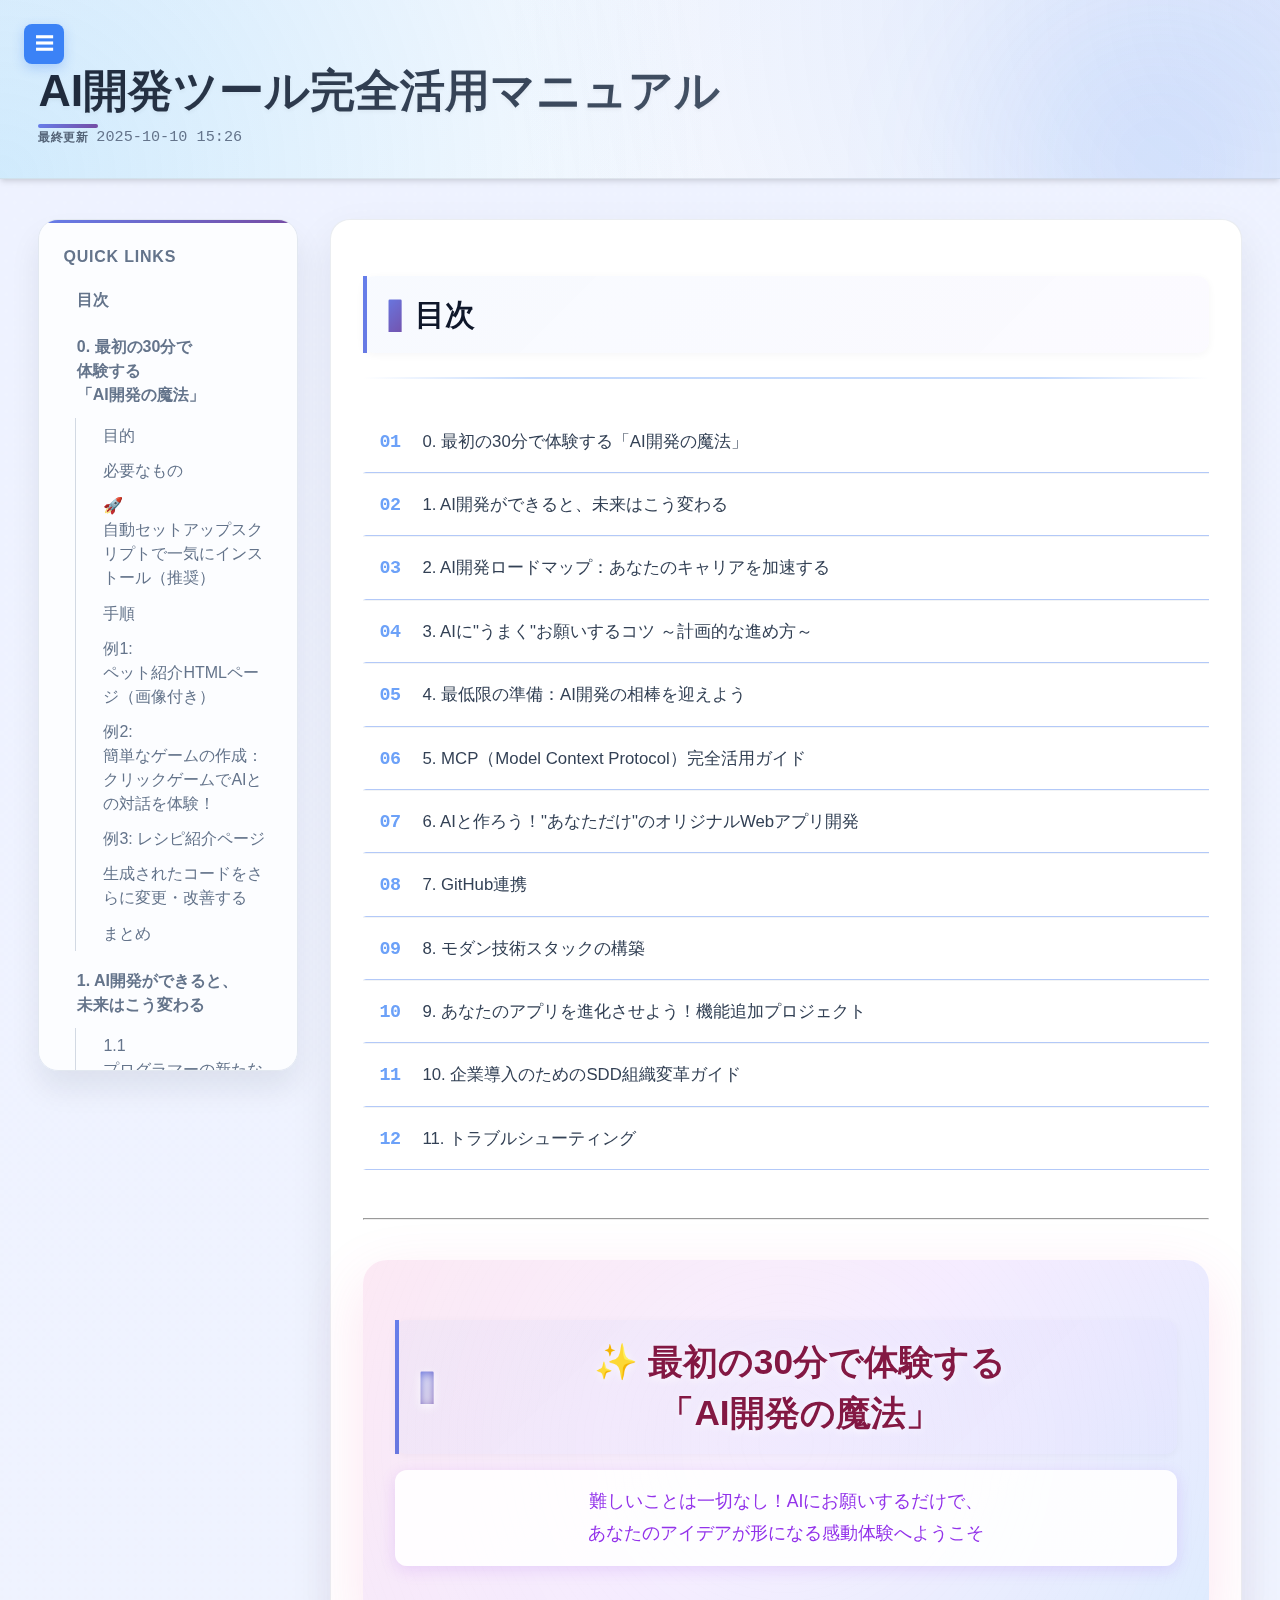
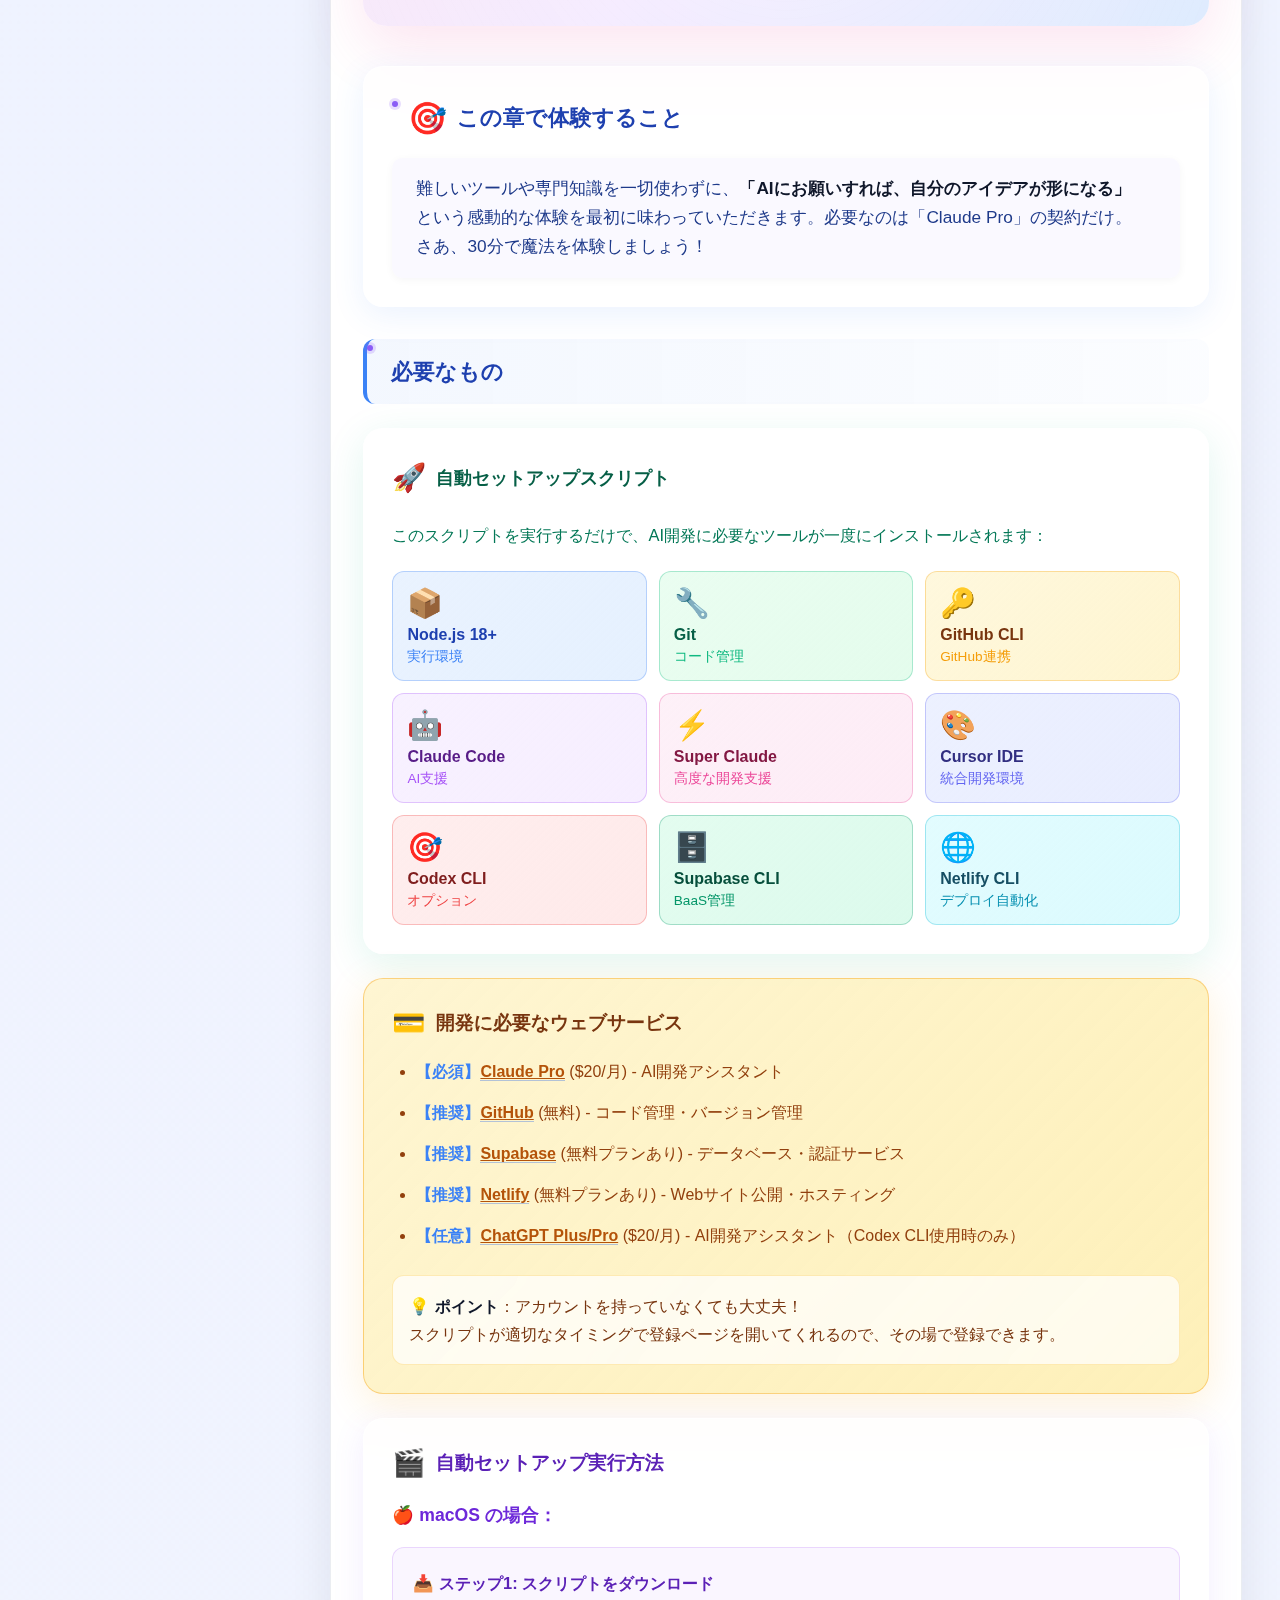
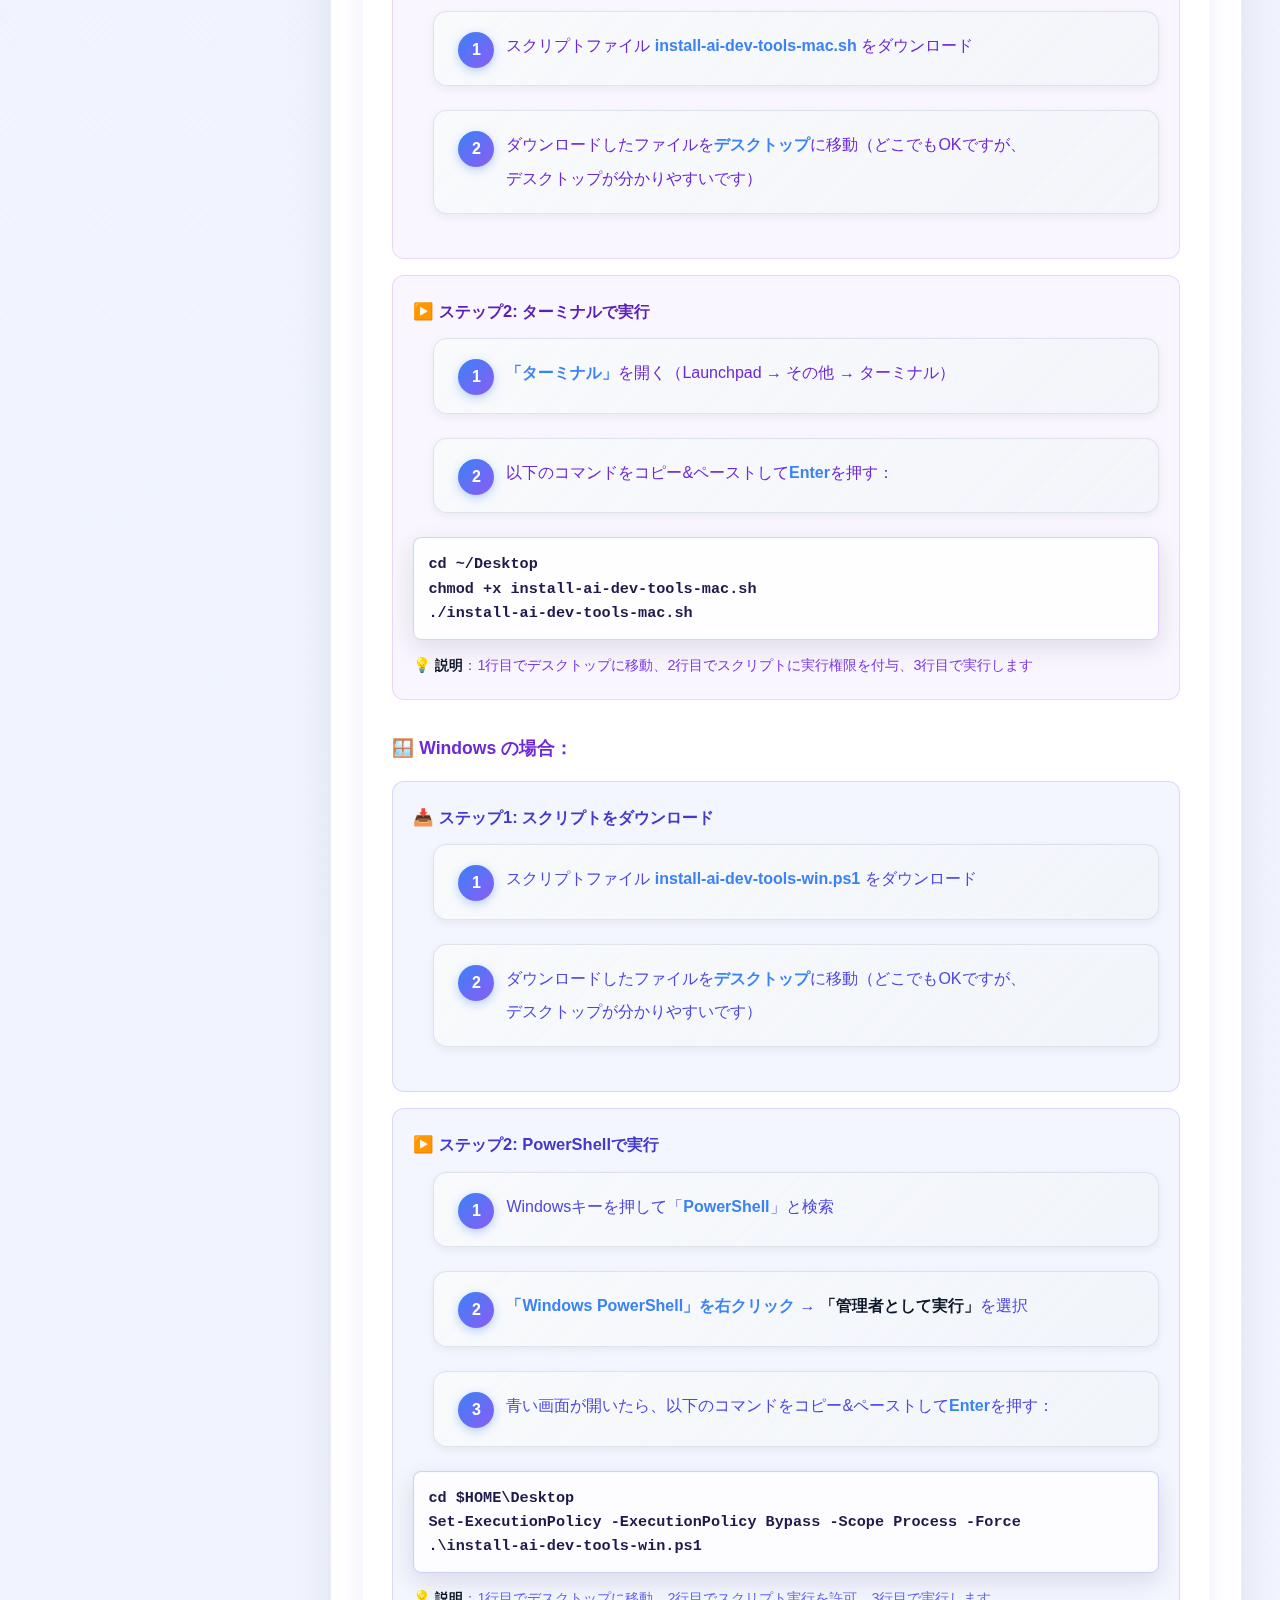
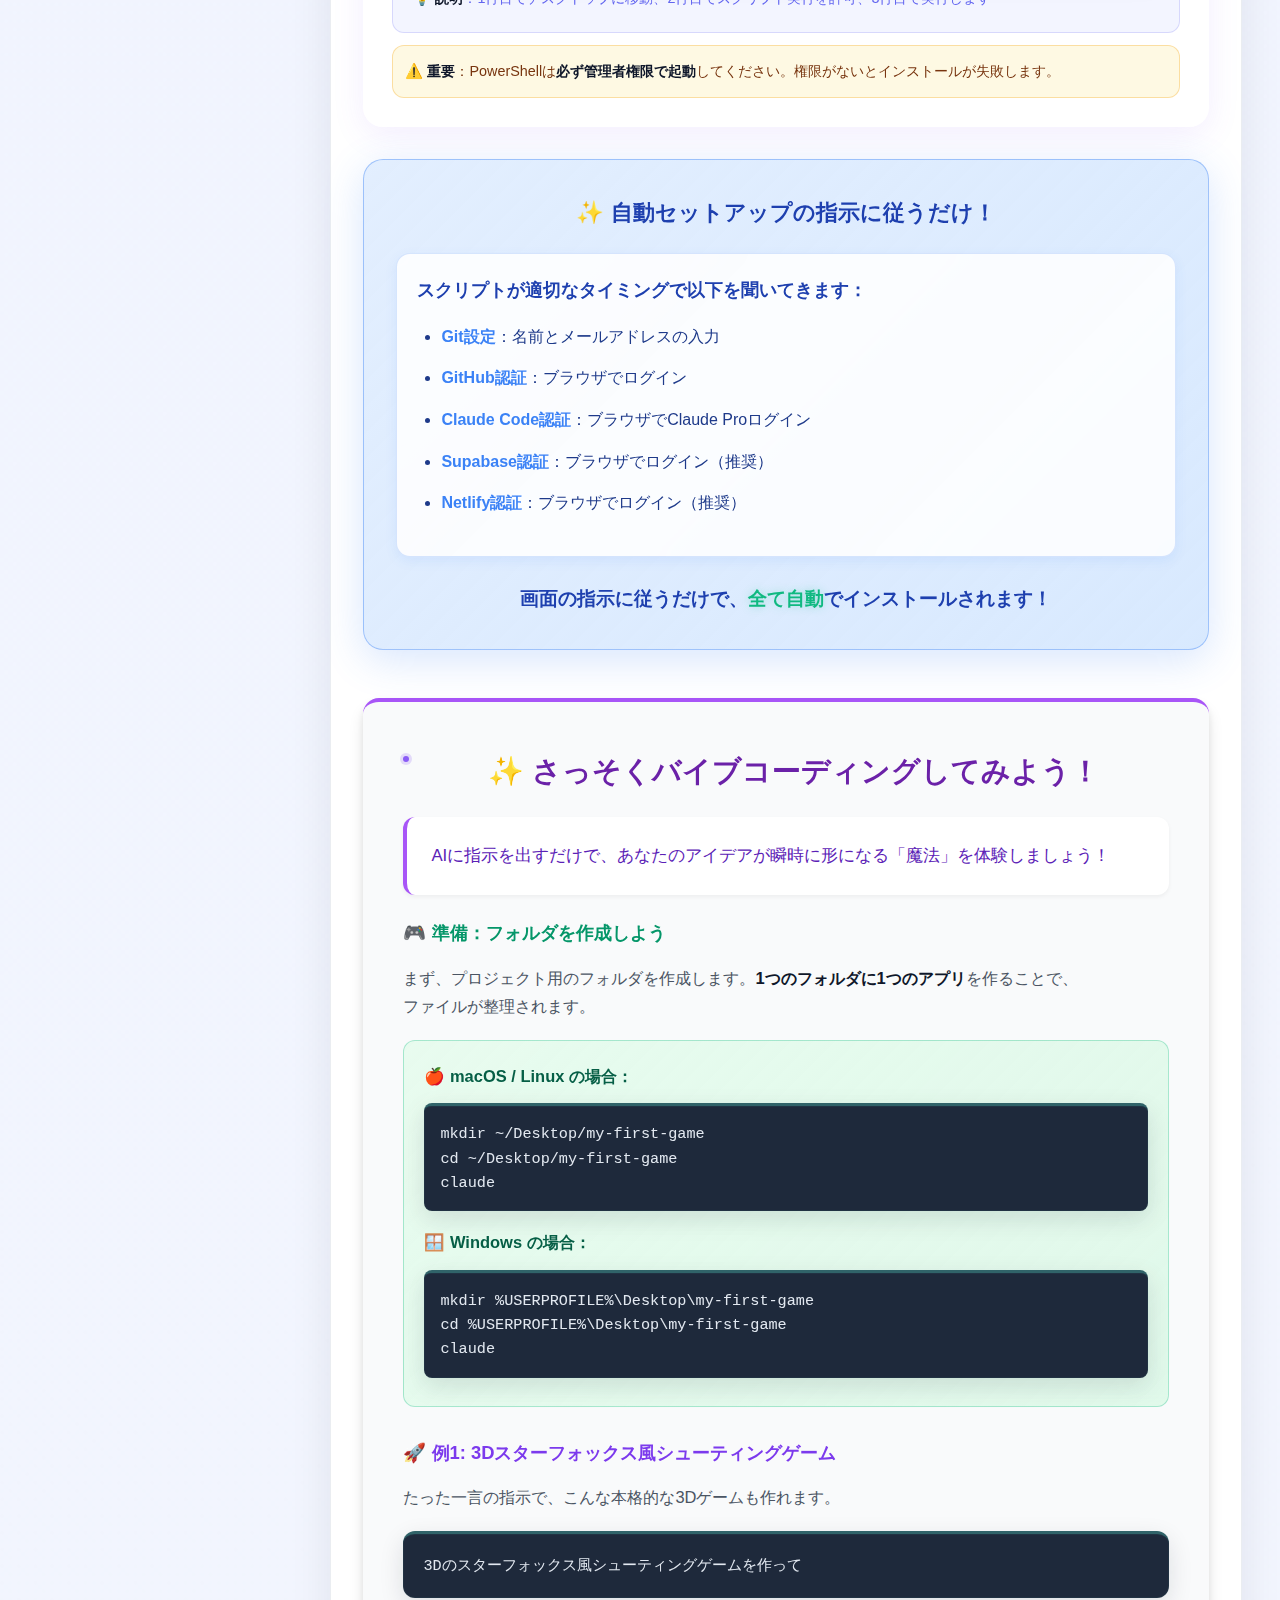
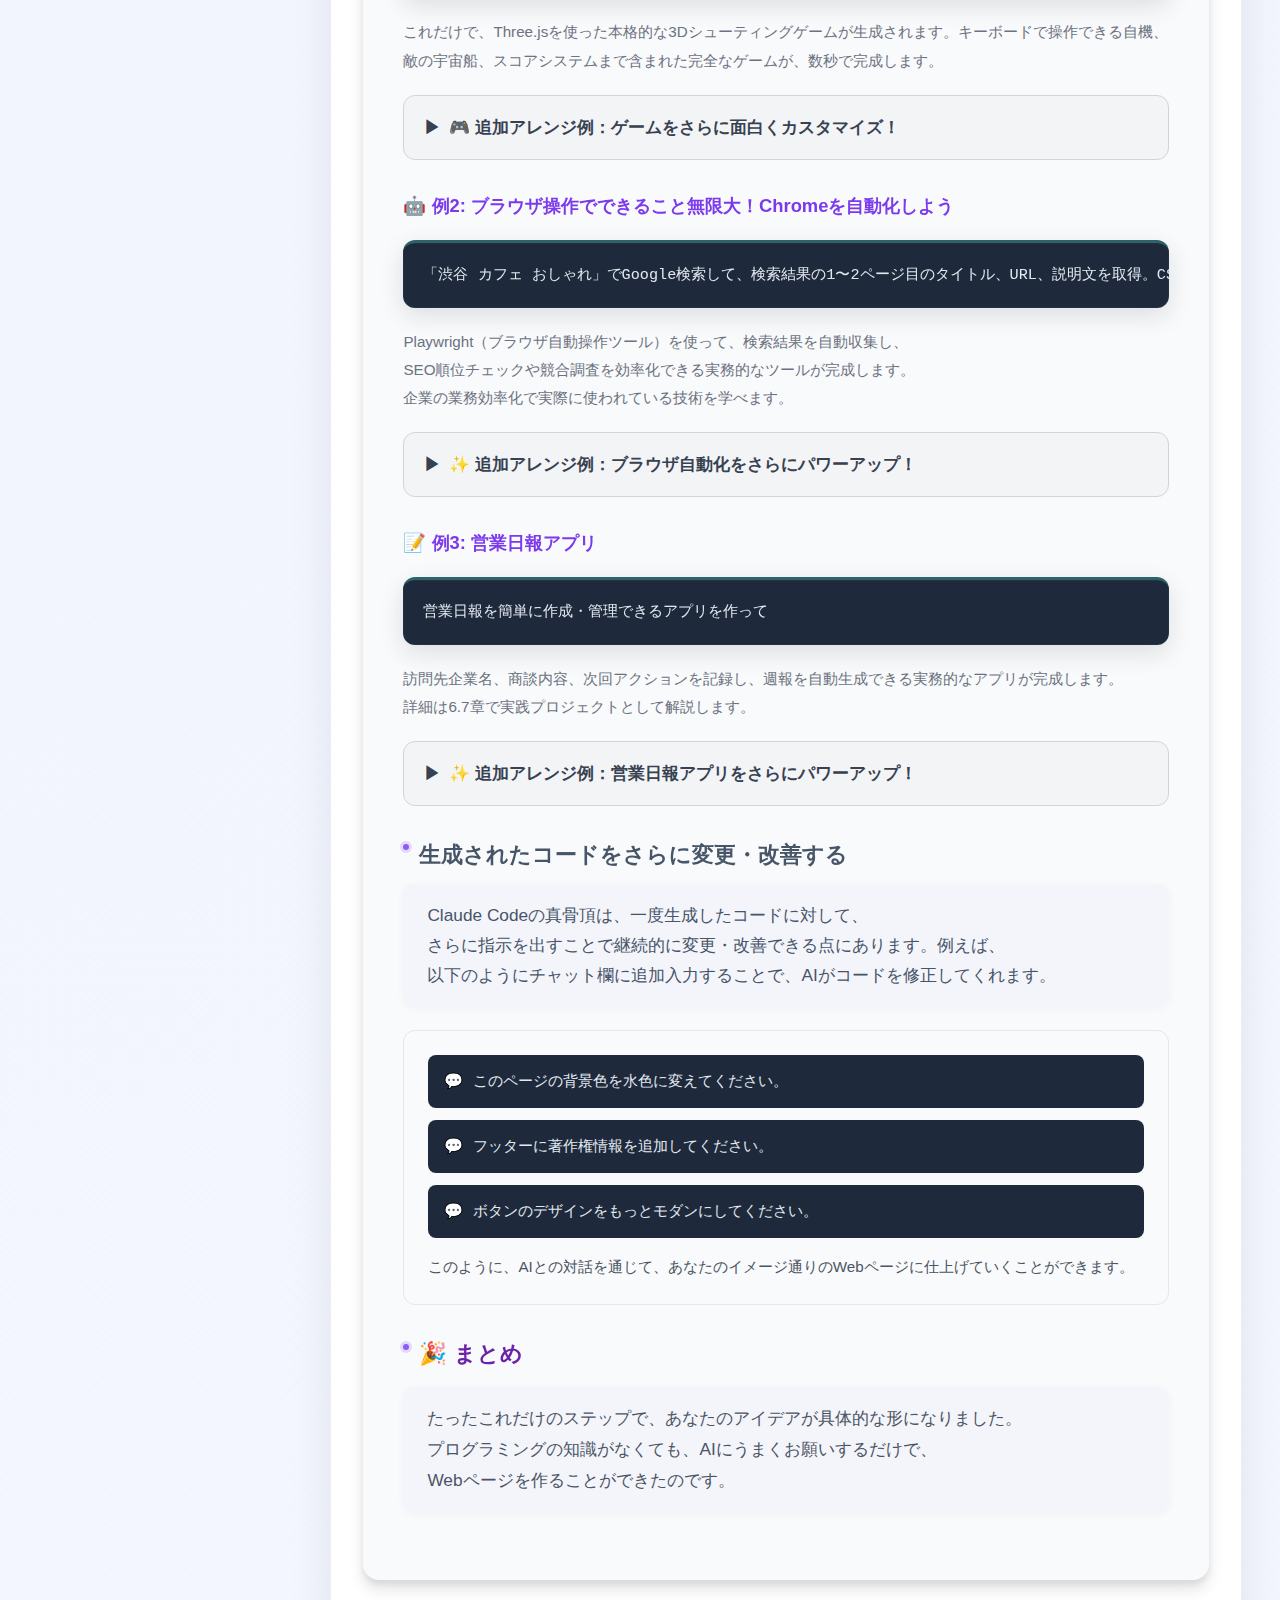
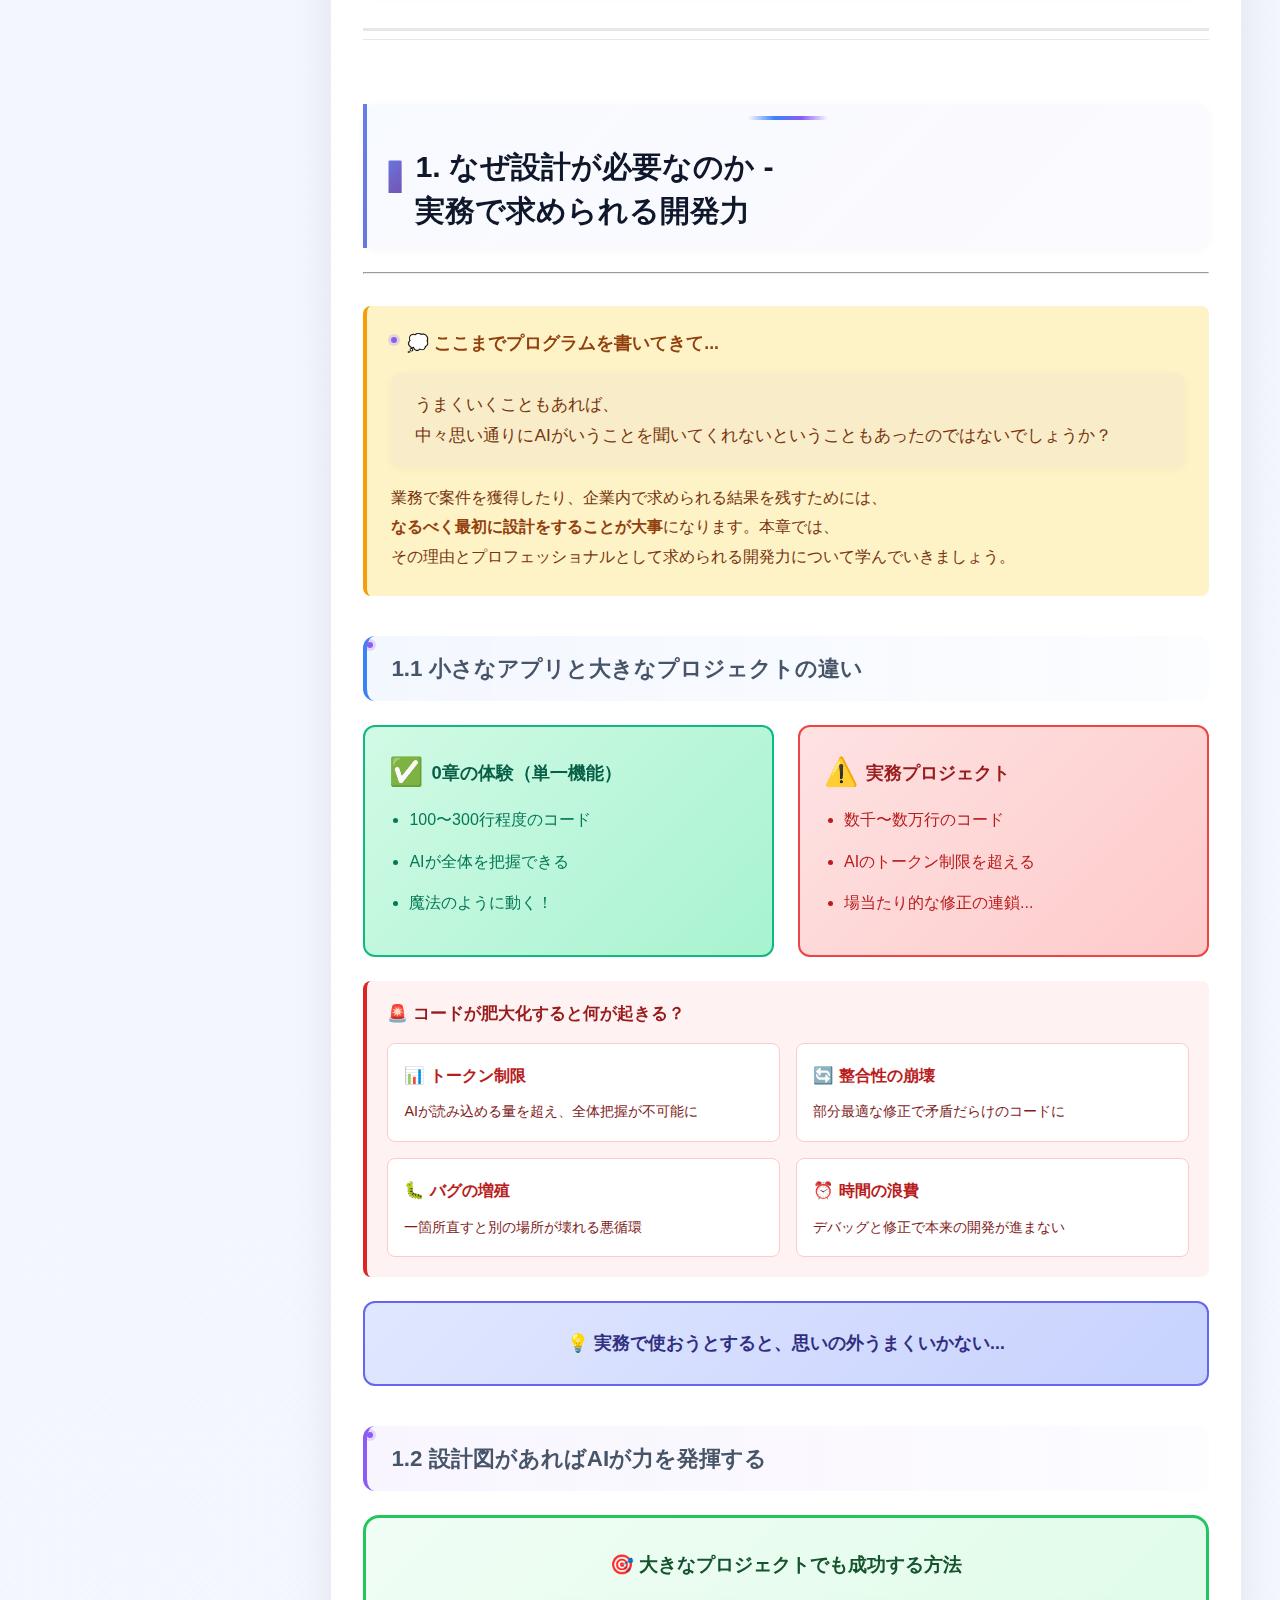
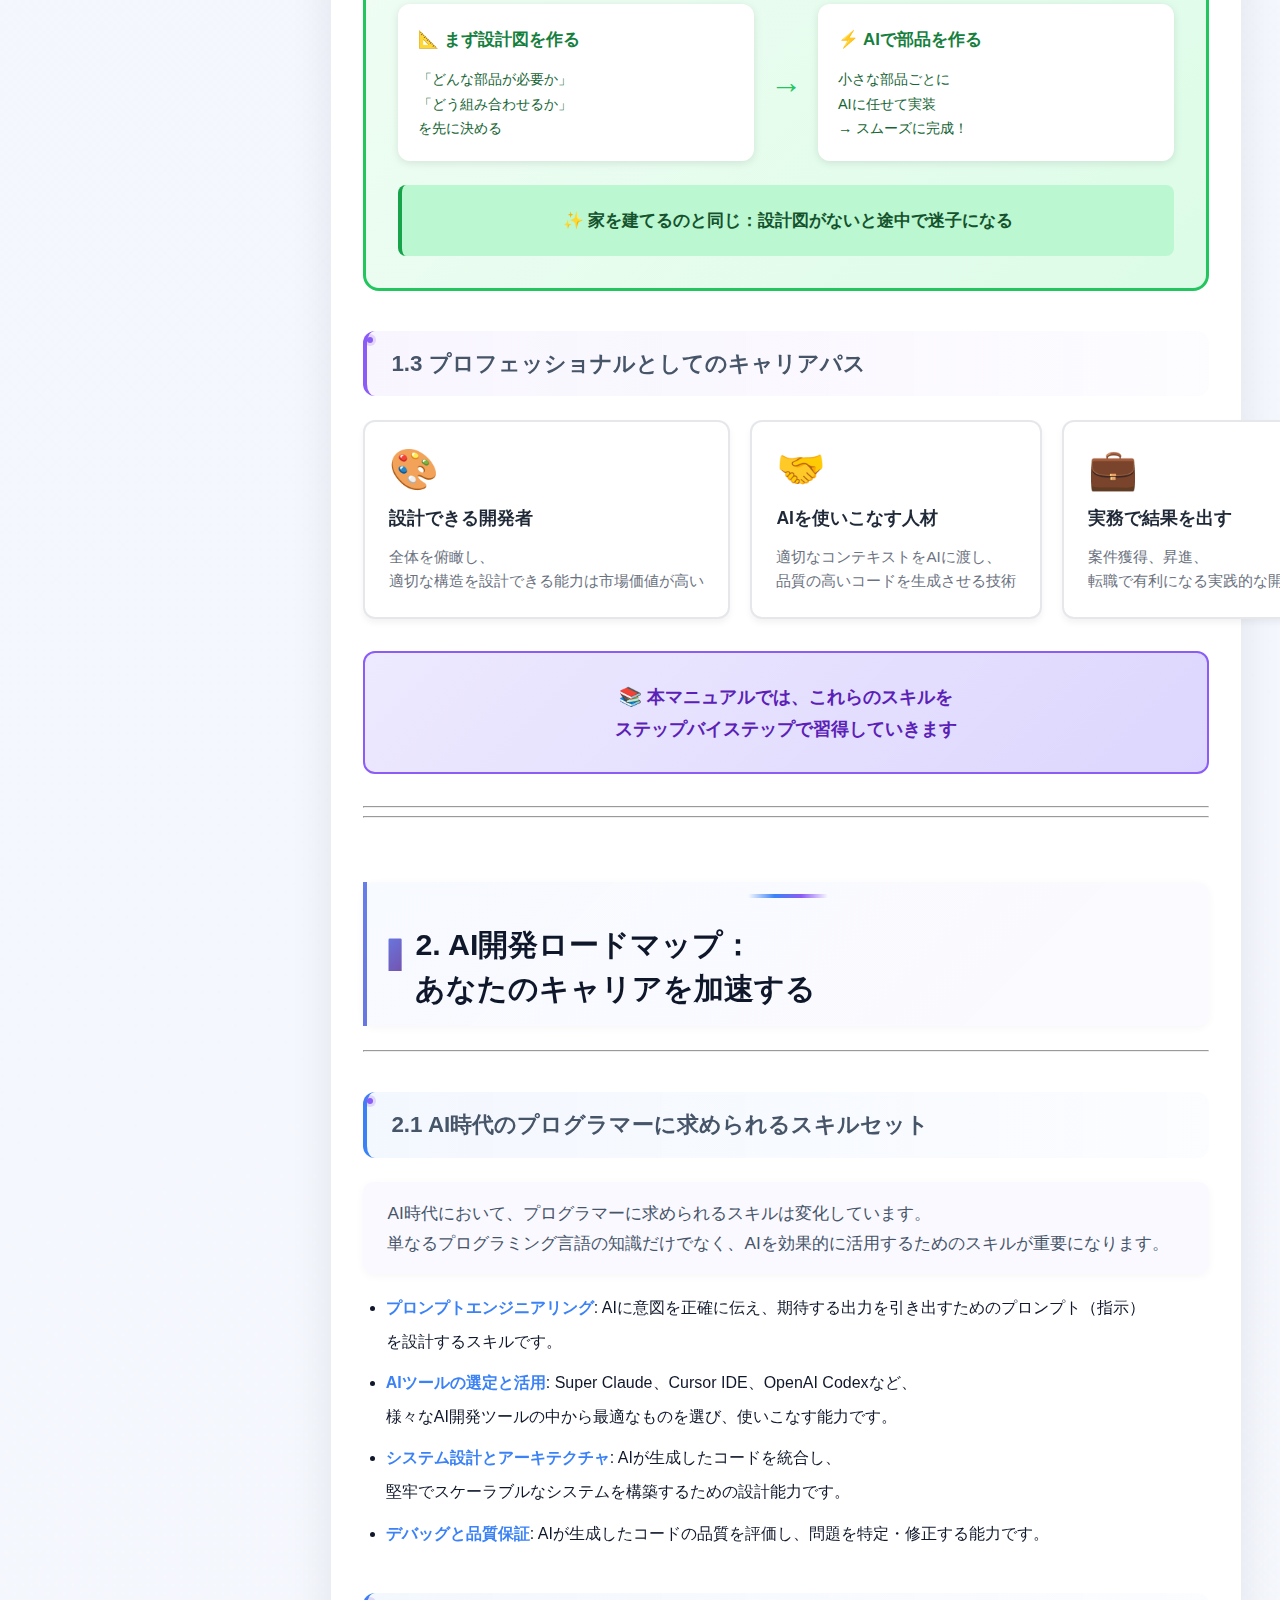
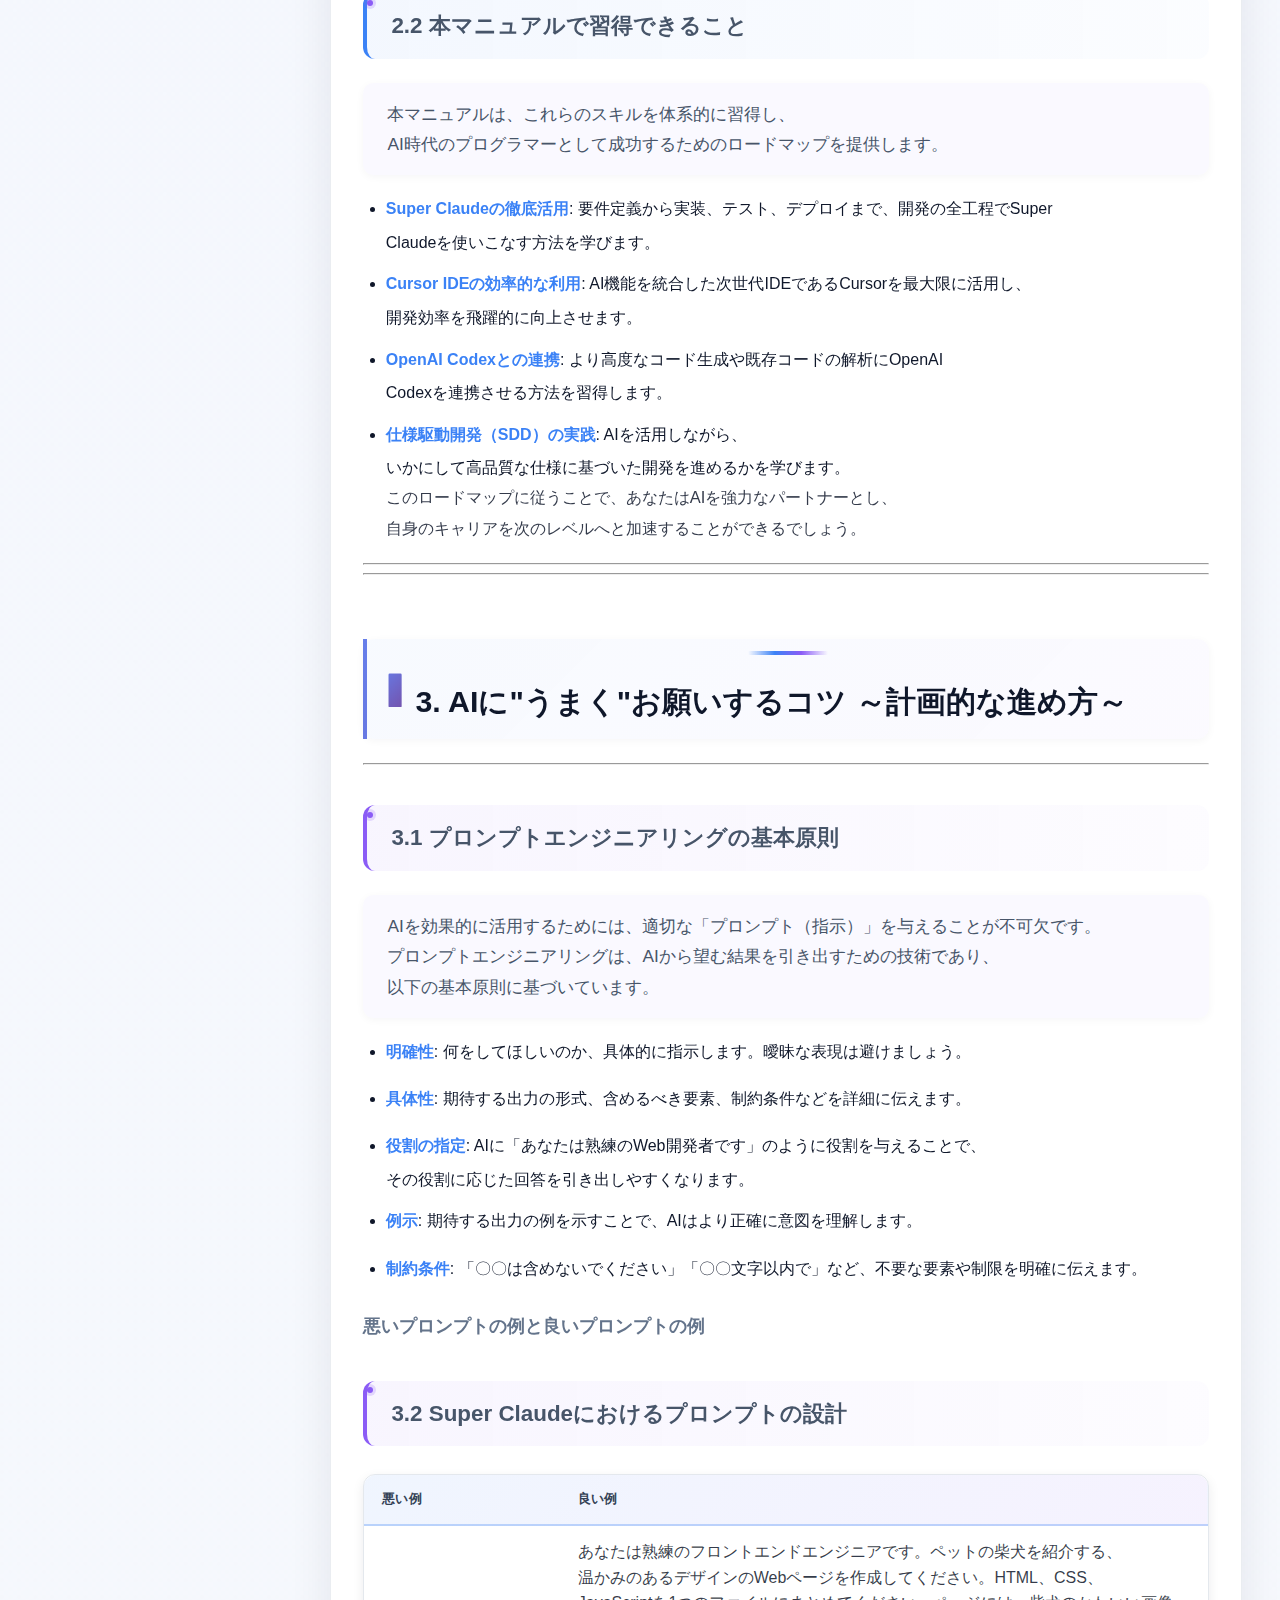
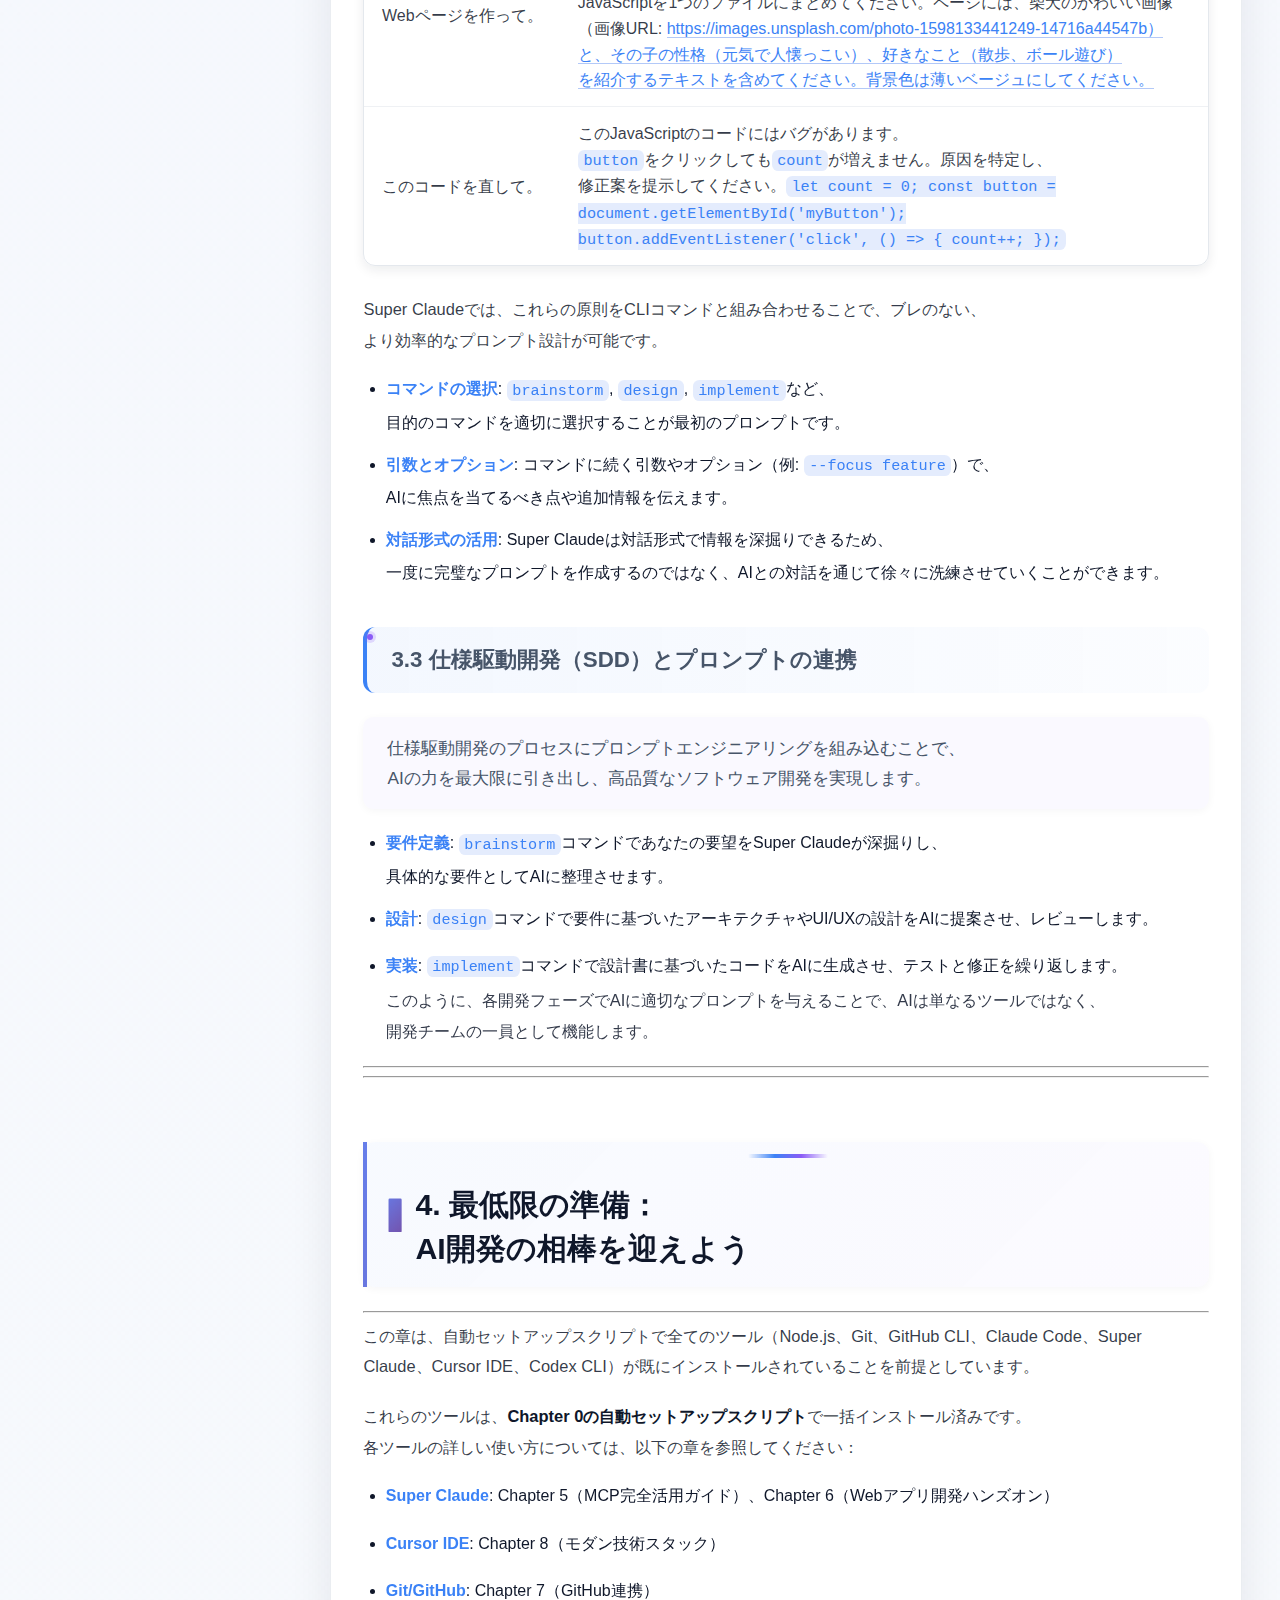
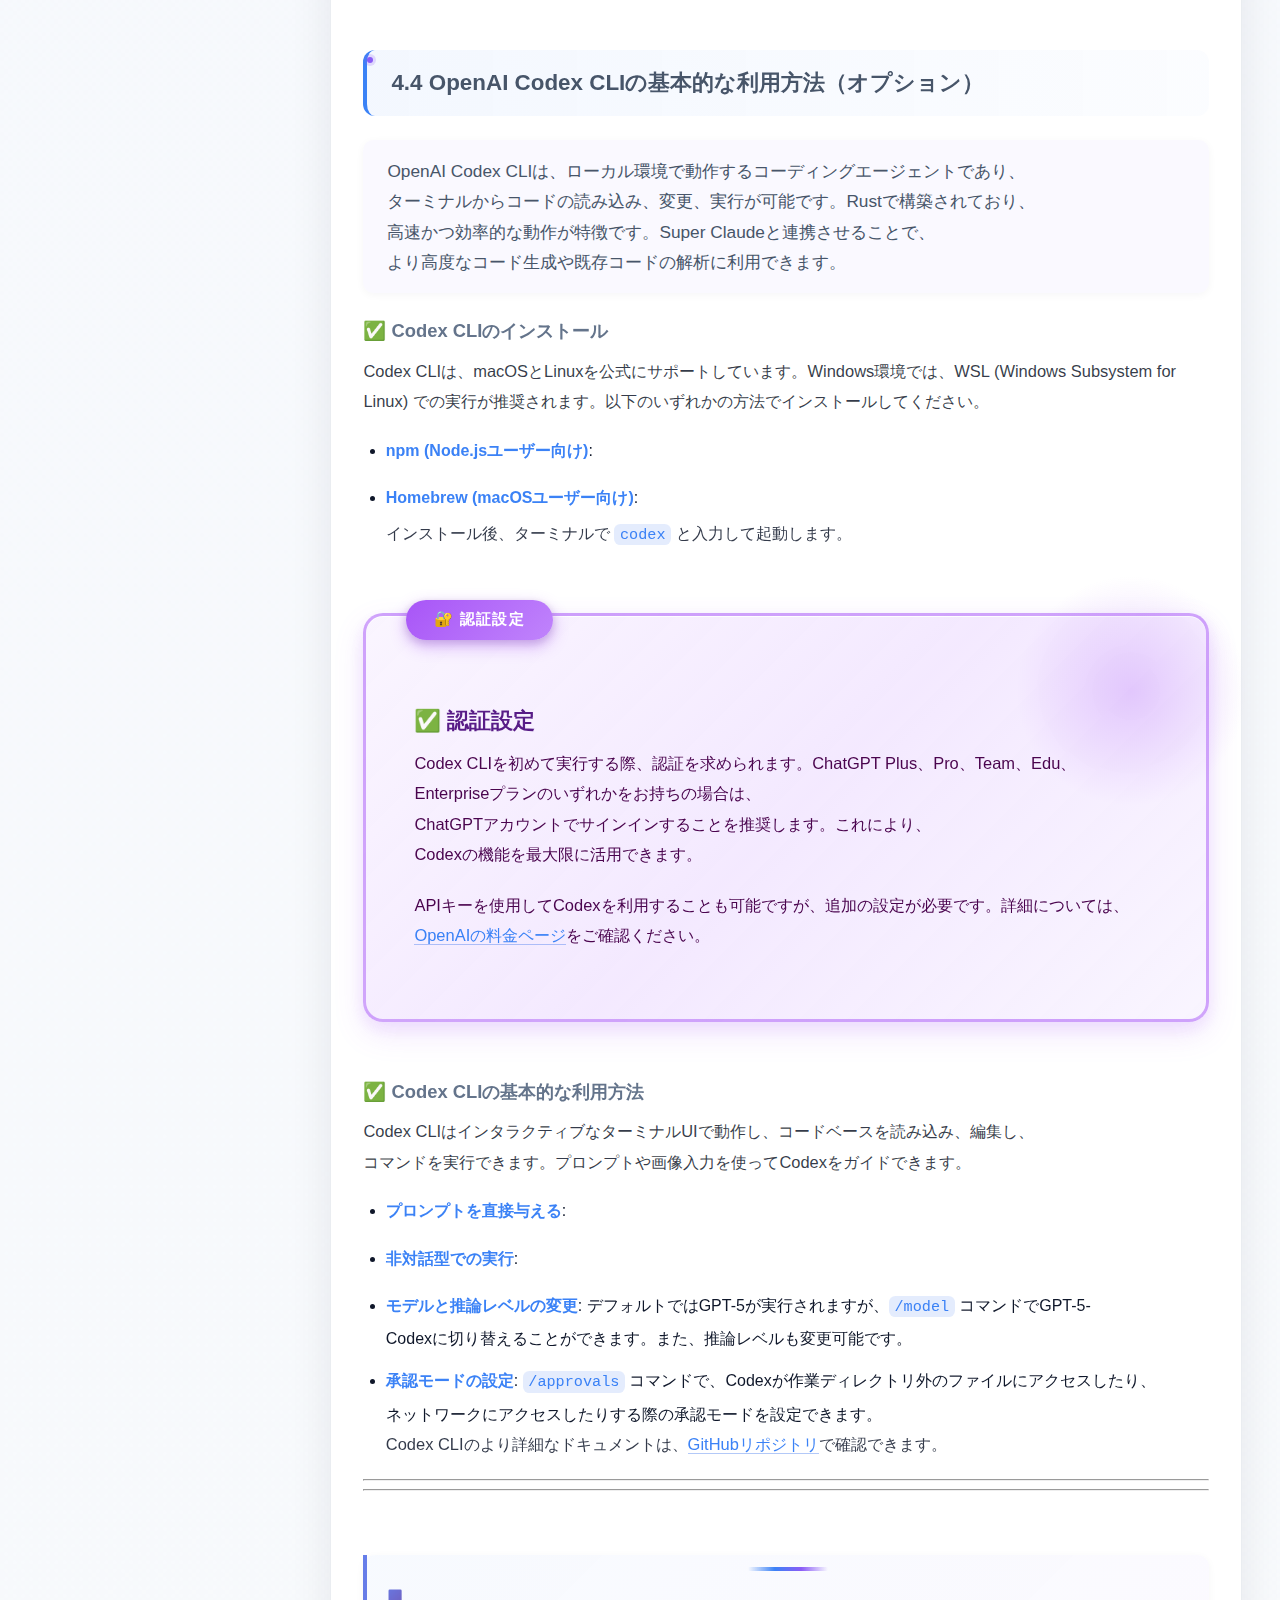
<file: site/ai/index.html>
<!DOCTYPE html>
<html lang="ja">
<head>
  <meta charset="utf-8" />
  <meta name="viewport" content="width=device-width, initial-scale=1" />
  <title>AI開発ツール完全活用マニュアル</title>
  <link rel="stylesheet" href="../assets/manual.css" />
  <script>
    document.addEventListener('DOMContentLoaded', function() {
      // すべてのpreタグにコピーボタンを追加
      document.querySelectorAll('.manual-content pre').forEach(function(pre) {
        const button = document.createElement('button');
        button.className = 'code-copy-btn';
        button.textContent = 'コピー';

        button.addEventListener('click', function() {
          const code = pre.querySelector('code');
          const text = code ? code.textContent : pre.textContent;

          navigator.clipboard.writeText(text).then(function() {
            button.textContent = 'コピー完了！';
            button.classList.add('copied');

            setTimeout(function() {
              button.textContent = 'コピー';
              button.classList.remove('copied');
            }, 2000);
          }).catch(function(err) {
            console.error('コピー失敗:', err);
            button.textContent = 'エラー';
          });
        });

        pre.appendChild(button);
      });

      // ナビゲーショントグル機能
      const navToggle = document.getElementById('navToggle');
      const manualLayout = document.getElementById('manualLayout');
      const manualNav = document.getElementById('manualNav');

      if (navToggle && manualLayout && manualNav) {
        navToggle.addEventListener('click', function() {
          manualLayout.classList.toggle('nav-collapsed');
          navToggle.classList.toggle('active');
        });
      }
    });
  </script>
</head>
<body>
  <header class="manual-header">
    <div class="header-text">
      <h1>AI開発ツール完全活用マニュアル</h1>
      
      <dl class="manual-meta">
        <div>
          <dt>最終更新</dt>
          <dd>2025-10-10 15:26</dd>
        </div>
      </dl>
    </div>
  </header>
  <button class="nav-toggle" id="navToggle" aria-label="目次を開閉">☰</button>
  <div class="manual-layout" id="manualLayout">
    <aside class="manual-nav" id="manualNav">
      <nav class="toc" aria-label="目次"><h2>Quick Links</h2><ol class="toc-list"><li><a href="#%E7%9B%AE%E6%AC%A1"><strong>目次</strong></a></li><li><a href="#0-%E6%9C%80%E5%88%9D%E3%81%AE30%E5%88%86%E3%81%A7%E4%BD%93%E9%A8%93%E3%81%99%E3%82%8Bai%E9%96%8B%E7%99%BA%E3%81%AE%E9%AD%94%E6%B3%95"><strong>0. 最初の30分で<br>体験する「AI開発の魔法」</strong></a><ol><li><a href="#%E7%9B%AE%E7%9A%84">目的</a></li><li><a href="#%E5%BF%85%E8%A6%81%E3%81%AA%E3%82%82%E3%81%AE">必要なもの</a></li><li><a href="#-%E8%87%AA%E5%8B%95%E3%82%BB%E3%83%83%E3%83%88%E3%82%A2%E3%83%83%E3%83%97%E3%82%B9%E3%82%AF%E3%83%AA%E3%83%97%E3%83%88%E3%81%A7%E4%B8%80%E6%B0%97%E3%81%AB%E3%82%A4%E3%83%B3%E3%82%B9%E3%83%88%E3%83%BC%E3%83%AB%E6%8E%A8%E5%A5%A8">🚀 自動セットアップスクリプトで一気にインストール（推奨）</a></li><li><a href="#%E6%89%8B%E9%A0%86">手順</a></li><li><a href="#%E4%BE%8B1-%E3%83%9A%E3%83%83%E3%83%88%E7%B4%B9%E4%BB%8Bhtml%E3%83%9A%E3%83%BC%E3%82%B8%E7%94%BB%E5%83%8F%E4%BB%98%E3%81%8D">例1: ペット紹介HTMLページ（画像付き）</a></li><li><a href="#%E4%BE%8B2-%E7%B0%A1%E5%8D%98%E3%81%AA%E3%82%B2%E3%83%BC%E3%83%A0%E3%81%AE%E4%BD%9C%E6%88%90%E3%82%AF%E3%83%AA%E3%83%83%E3%82%AF%E3%82%B2%E3%83%BC%E3%83%A0%E3%81%A7ai%E3%81%A8%E3%81%AE%E5%AF%BE%E8%A9%B1%E3%82%92%E4%BD%93%E9%A8%93">例2: 簡単なゲームの作成：<br>クリックゲームでAIとの対話を体験！</a></li><li><a href="#%E4%BE%8B3-%E3%83%AC%E3%82%B7%E3%83%94%E7%B4%B9%E4%BB%8B%E3%83%9A%E3%83%BC%E3%82%B8">例3: レシピ紹介ページ</a></li><li><a href="#%E7%94%9F%E6%88%90%E3%81%95%E3%82%8C%E3%81%9F%E3%82%B3%E3%83%BC%E3%83%89%E3%82%92%E3%81%95%E3%82%89%E3%81%AB%E5%A4%89%E6%9B%B4%E6%94%B9%E5%96%84%E3%81%99%E3%82%8B">生成されたコードをさらに変更・改善する</a></li><li><a href="#%E3%81%BE%E3%81%A8%E3%82%81">まとめ</a></li></ol></li><li><a href="#1-ai%E9%96%8B%E7%99%BA%E3%81%8C%E3%81%A7%E3%81%8D%E3%82%8B%E3%81%A8%E6%9C%AA%E6%9D%A5%E3%81%AF%E3%81%93%E3%81%86%E5%A4%89%E3%82%8F%E3%82%8B"><strong>1. AI開発ができると、<br>未来はこう変わる</strong></a><ol><li><a href="#11-%E3%83%97%E3%83%AD%E3%82%B0%E3%83%A9%E3%83%9E%E3%83%BC%E3%81%AE%E6%96%B0%E3%81%9F%E3%81%AA%E5%BD%B9%E5%89%B2%E3%81%A8%E3%82%AD%E3%83%A3%E3%83%AA%E3%82%A2%E3%83%91%E3%82%B9">1.1 プログラマーの新たな役割とキャリアパス</a></li><li><a href="#12-%E4%BB%95%E6%A7%98%E9%A7%86%E5%8B%95%E9%96%8B%E7%99%BAsdd%E3%81%A8%E3%83%90%E3%82%A4%E3%83%96%E3%82%B3%E3%83%BC%E3%83%87%E3%82%A3%E3%83%B3%E3%82%B0%E3%81%AE%E8%9E%8D%E5%90%88">1.2 仕様駆動開発（SDD）とバイブコーディングの融合</a></li></ol></li><li><a href="#2-ai%E9%96%8B%E7%99%BA%E3%83%AD%E3%83%BC%E3%83%89%E3%83%9E%E3%83%83%E3%83%97%E3%81%82%E3%81%AA%E3%81%9F%E3%81%AE%E3%82%AD%E3%83%A3%E3%83%AA%E3%82%A2%E3%82%92%E5%8A%A0%E9%80%9F%E3%81%99%E3%82%8B"><strong>2. AI開発ロードマップ：<br>あなたのキャリアを加速する</strong></a><ol><li><a href="#21-ai%E6%99%82%E4%BB%A3%E3%81%AE%E3%83%97%E3%83%AD%E3%82%B0%E3%83%A9%E3%83%9E%E3%83%BC%E3%81%AB%E6%B1%82%E3%82%81%E3%82%89%E3%82%8C%E3%82%8B%E3%82%B9%E3%82%AD%E3%83%AB%E3%82%BB%E3%83%83%E3%83%88">2.1 AI時代のプログラマーに求められるスキルセット</a></li><li><a href="#22-%E6%9C%AC%E3%83%9E%E3%83%8B%E3%83%A5%E3%82%A2%E3%83%AB%E3%81%A7%E7%BF%92%E5%BE%97%E3%81%A7%E3%81%8D%E3%82%8B%E3%81%93%E3%81%A8">2.2 本マニュアルで習得できること</a></li></ol></li><li><a href="#3-ai%E3%81%AB%E3%81%86%E3%81%BE%E3%81%8F%E3%81%8A%E9%A1%98%E3%81%84%E3%81%99%E3%82%8B%E3%82%B3%E3%83%84-%E8%A8%88%E7%94%BB%E7%9A%84%E3%81%AA%E9%80%B2%E3%82%81%E6%96%B9"><strong>3. AIに"うまく"お願いするコツ ～計画的な進め方～</strong></a><ol><li><a href="#31-%E3%83%97%E3%83%AD%E3%83%B3%E3%83%97%E3%83%88%E3%82%A8%E3%83%B3%E3%82%B8%E3%83%8B%E3%82%A2%E3%83%AA%E3%83%B3%E3%82%B0%E3%81%AE%E5%9F%BA%E6%9C%AC%E5%8E%9F%E5%89%87">3.1 プロンプトエンジニアリングの基本原則</a></li><li><a href="#%E6%82%AA%E3%81%84%E3%83%97%E3%83%AD%E3%83%B3%E3%83%97%E3%83%88%E3%81%AE%E4%BE%8B%E3%81%A8%E8%89%AF%E3%81%84%E3%83%97%E3%83%AD%E3%83%B3%E3%83%97%E3%83%88%E3%81%AE%E4%BE%8B">悪いプロンプトの例と良いプロンプトの例</a></li><li><a href="#32-super-claude%E3%81%AB%E3%81%8A%E3%81%91%E3%82%8B%E3%83%97%E3%83%AD%E3%83%B3%E3%83%97%E3%83%88%E3%81%AE%E8%A8%AD%E8%A8%88">3.2 Super Claudeにおけるプロンプトの設計</a></li><li><a href="#33-%E4%BB%95%E6%A7%98%E9%A7%86%E5%8B%95%E9%96%8B%E7%99%BAsdd%E3%81%A8%E3%83%97%E3%83%AD%E3%83%B3%E3%83%97%E3%83%88%E3%81%AE%E9%80%A3%E6%90%BA">3.3 仕様駆動開発（SDD）とプロンプトの連携</a></li></ol></li><li><a href="#4-%E6%9C%80%E4%BD%8E%E9%99%90%E3%81%AE%E6%BA%96%E5%82%99ai%E9%96%8B%E7%99%BA%E3%81%AE%E7%9B%B8%E6%A3%92%E3%82%92%E8%BF%8E%E3%81%88%E3%82%88%E3%81%86"><strong>4. 最低限の準備：<br>AI開発の相棒を迎えよう</strong></a><ol><li><a href="#44-openai-codex-cli%E3%81%AE%E5%B0%8E%E5%85%A5%E3%81%A8%E5%88%A9%E7%94%A8">4.4 OpenAI Codex CLIの基本的な利用方法（オプション）</a></li></ol></li><li><a href="#5-mcpmodel-context-protocol%E5%AE%8C%E5%85%A8%E6%B4%BB%E7%94%A8%E3%82%AC%E3%82%A4%E3%83%89"><strong>5. MCP（Model Context Protocol）完全活用ガイド</strong></a><ol><li><a href="#51-mcp%E3%81%A8%E3%81%AF">5.1 MCPとは？</a></li><li><a href="#52-mcp%E3%81%AE%E4%BB%95%E7%B5%84%E3%81%BF%E3%81%A8%E9%87%8D%E8%A6%81%E6%80%A7">5.2 MCPの仕組みと重要性</a></li><li><a href="#53-super-claude%E3%81%A8mcp%E3%81%AE%E9%80%A3%E6%90%BA">5.3 Super ClaudeとMCPの連携</a></li><li><a href="#-mcp%E3%81%AE%E6%9C%89%E5%8A%B9%E5%8C%96%E3%81%A8%E8%A8%AD%E5%AE%9A">✅ MCPの有効化と設定</a></li><li><a href="#54-mcp%E3%82%92%E6%B4%BB%E7%94%A8%E3%81%97%E3%81%9F%E9%96%8B%E7%99%BA%E3%83%AF%E3%83%BC%E3%82%AF%E3%83%95%E3%83%AD%E3%83%BC">5.4 MCPを活用した開発ワークフロー</a></li></ol></li><li><a href="#5-mcpmodel-context-protocol%E5%AE%8C%E5%85%A8%E6%B4%BB%E7%94%A8%E3%82%AC%E3%82%A4%E3%83%89-2"><strong>5. MCP（Model Context Protocol）完全活用ガイド</strong></a><ol><li><a href="#51-mcp%E3%81%A8%E3%81%AF-2">5.1 MCPとは？</a></li><li><a href="#52-mcp%E3%81%AE%E4%BB%95%E7%B5%84%E3%81%BF%E3%81%A8%E9%87%8D%E8%A6%81%E6%80%A7-2">5.2 MCPの仕組みと重要性</a></li><li><a href="#53-super-claude%E3%81%A8mcp%E3%81%AE%E9%80%A3%E6%90%BA-2">5.3 Super ClaudeとMCPの連携</a></li><li><a href="#-mcp%E3%81%AE%E6%9C%89%E5%8A%B9%E5%8C%96%E3%81%A8%E8%A8%AD%E5%AE%9A-2">✅ MCPの有効化と設定</a></li><li><a href="#54-mcp%E3%82%92%E6%B4%BB%E7%94%A8%E3%81%97%E3%81%9F%E9%96%8B%E7%99%BA%E3%83%AF%E3%83%BC%E3%82%AF%E3%83%95%E3%83%AD%E3%83%BC-2">5.4 MCPを活用した開発ワークフロー</a></li></ol></li><li><a href="#6-ai%E3%81%A8%E4%BD%9C%E3%82%8D%E3%81%86%E3%81%82%E3%81%AA%E3%81%9F%E3%81%A0%E3%81%91%E3%81%AE%E3%82%AA%E3%83%AA%E3%82%B8%E3%83%8A%E3%83%ABweb%E3%82%A2%E3%83%97%E3%83%AA%E9%96%8B%E7%99%BA"><strong>6. AIと作ろう！"あなただけ"の<br>オリジナルWebアプリ開発</strong></a><ol><li><a href="#61-%E3%83%8F%E3%83%B3%E3%82%BA%E3%82%AA%E3%83%B3%E3%81%AE%E6%BA%96%E5%82%99%E6%97%85%E3%81%AE%E5%A7%8B%E3%81%BE%E3%82%8A">6.1 ハンズオンの準備：旅の始まり</a></li><li><a href="#62-step-2-%E3%82%A2%E3%82%A4%E3%83%87%E3%82%A2%E3%81%AE%E5%A3%81%E6%89%93%E3%81%A1---brainstorm%E3%82%B3%E3%83%9E%E3%83%B3%E3%83%89%E3%81%A7%E8%A6%81%E4%BB%B6%E5%AE%9A%E7%BE%A9">6.2 Step 2: アイデアの壁打ち - <code>brainstorm</code>コマンドで要件定義</a></li><li><a href="#63-step-3-%E8%A8%AD%E8%A8%88%E5%9B%B3%E3%81%AE%E4%BD%9C%E6%88%90---design%E3%82%B3%E3%83%9E%E3%83%B3%E3%83%89%E3%81%A7%E3%82%A2%E3%83%BC%E3%82%AD%E3%83%86%E3%82%AF%E3%83%81%E3%83%A3%E3%81%A8uiux%E3%82%92%E5%85%B7%E4%BD%93%E5%8C%96">6.3 Step 3: 設計図の作成 - <code>design</code>コマンドでアーキテクチャとUI/UXを具体化</a></li><li><a href="#64-step-4-%E5%AE%9F%E8%A3%85%E8%A8%88%E7%94%BB---workflow%E3%82%B3%E3%83%9E%E3%83%B3%E3%83%89%E3%81%A7%E3%82%BF%E3%82%B9%E3%82%AF%E3%82%92%E6%98%8E%E7%A2%BA%E5%8C%96">6.4 Step 4: 実装計画 - <code>workflow</code>コマンドでタスクを明確化</a></li><li><a href="#65-step-5-%E3%82%B3%E3%83%BC%E3%83%87%E3%82%A3%E3%83%B3%E3%82%B0%E9%96%8B%E5%A7%8B---implement%E3%82%B3%E3%83%9E%E3%83%B3%E3%83%89%E3%81%A7%E3%82%B3%E3%83%BC%E3%83%89%E3%82%92%E7%94%9F%E6%88%90">6.5 Step 5: コーディング開始 - <code>implement</code>コマンドでコードを生成</a></li><li><a href="#66-step-6-%E5%95%8F%E9%A1%8C%E8%A7%A3%E6%B1%BA%E3%81%A8%E6%94%B9%E5%96%84---troubleshoot-analyze-improve%E3%82%B3%E3%83%9E%E3%83%B3%E3%83%89">6.6 Step 6: 問題解決と改善 - <code>troubleshoot</code>, <code>analyze</code>, <code>improve</code>コマンド</a></li><li><a href="#67-%E5%AE%9F%E8%B7%B5%E3%83%97%E3%83%AD%E3%82%B8%E3%82%A7%E3%82%AF%E3%83%88%E3%82%BF%E3%82%B9%E3%82%AF%E7%AE%A1%E7%90%86%E3%82%A2%E3%83%97%E3%83%AA%E3%82%B1%E3%83%BC%E3%82%B7%E3%83%A7%E3%83%B3%E3%82%92%E9%96%8B%E7%99%BA%E3%81%97%E3%82%88%E3%81%86">6.7 実践プロジェクト：<br>タスク管理アプリケーションを開発しよう！</a></li><li><a href="#%E3%83%97%E3%83%AD%E3%82%B8%E3%82%A7%E3%82%AF%E3%83%88%E6%A6%82%E8%A6%81">プロジェクト概要</a></li><li><a href="#step-1-%E3%82%A2%E3%82%A4%E3%83%87%E3%82%A2%E3%81%AE%E5%A3%81%E6%89%93%E3%81%A1%E3%81%A8%E8%A6%81%E4%BB%B6%E5%AE%9A%E7%BE%A9-brainstorm">Step 1: アイデアの壁打ちと要件定義 (<code>brainstorm</code>)</a></li><li><a href="#step-2-%E8%A8%AD%E8%A8%88%E5%9B%B3%E3%81%AE%E4%BD%9C%E6%88%90-design">Step 2: 設計図の作成 (<code>design</code>)</a></li><li><a href="#step-3-%E5%AE%9F%E8%A3%85%E8%A8%88%E7%94%BB%E3%81%AE%E7%AD%96%E5%AE%9A-workflow">Step 3: 実装計画の策定 (<code>workflow</code>)</a></li><li><a href="#step-4-%E3%82%B3%E3%83%BC%E3%83%87%E3%82%A3%E3%83%B3%E3%82%B0%E9%96%8B%E5%A7%8B-implement">Step 4: コーディング開始 (<code>implement</code>)</a></li><li><a href="#step-5-%E5%95%8F%E9%A1%8C%E8%A7%A3%E6%B1%BA%E3%81%A8%E6%94%B9%E5%96%84-troubleshoot-analyze-improve">Step 5: 問題解決と改善 (<code>troubleshoot</code>, <code>analyze</code>, <code>improve</code>)</a></li><li><a href="#%E3%81%BE%E3%81%A8%E3%82%81-2">まとめ</a></li></ol></li><li><a href="#7-github%E9%80%A3%E6%90%BA"><strong>7. GitHub連携</strong></a><ol><li><a href="#71-git%E3%81%A8github%E3%81%AE%E5%9F%BA%E6%9C%AC">7.1 GitとGitHubの基本</a></li><li><a href="#72-%E3%81%AA%E3%81%9Cgithub%E3%81%8C%E5%BF%85%E8%A6%81%E3%81%8B---ai%E3%83%90%E3%82%A4%E3%83%96%E3%82%B3%E3%83%BC%E3%83%87%E3%82%A3%E3%83%B3%E3%82%B0%E3%81%AE%E5%AE%89%E5%85%A8%E7%B6%B2">7.2 なぜGitHubが<br>必要か？ - AIバイブコーディングの安全網</a></li><li><a href="#73-%E9%96%8B%E7%99%BA%E3%82%B9%E3%82%BF%E3%82%A4%E3%83%AB%E5%88%A5%E3%81%AEgithub%E6%B4%BB%E7%94%A8%E6%B3%95">7.3 開発スタイル別のGitHub活用法</a></li><li><a href="#%E3%82%B1%E3%83%BC%E3%82%B91-%E5%AE%8C%E5%85%A8%E3%81%AA%E5%80%8B%E4%BA%BA%E3%83%97%E3%83%AD%E3%82%B8%E3%82%A7%E3%82%AF%E3%83%88%E8%B6%A3%E5%91%B3%E5%AD%A6%E7%BF%92%E7%94%A8">ケース1: 完全な個人プロジェクト（趣味・学習用）</a></li><li><a href="#%E3%82%B1%E3%83%BC%E3%82%B92-%E4%B8%80%E4%BA%BA%E3%81%A7%E4%BC%81%E6%A5%AD%E3%81%AE%E9%96%8B%E7%99%BA%E3%82%92%E6%8B%85%E5%BD%93pm%E4%B8%8A%E5%8F%B8%E3%81%B8%E3%81%AE%E5%A0%B1%E5%91%8A%E3%81%8C%E5%BF%85%E8%A6%81">ケース2: 一人で企業の<br>開発を担当（PM・上司への報告が必要）</a></li><li><a href="#%E3%82%B1%E3%83%BC%E3%82%B93-%E3%83%81%E3%83%BC%E3%83%A0%E9%96%8B%E7%99%BA%E8%A4%87%E6%95%B0%E4%BA%BA%E3%81%A7%E3%81%AE%E5%85%B1%E5%90%8C%E9%96%8B%E7%99%BA">ケース3: チーム開発（複数人での共同開発）</a></li><li><a href="#74-%E3%83%81%E3%83%BC%E3%83%A0%E9%96%8B%E7%99%BA%E3%81%AE%E5%9F%BA%E7%A4%8E%E7%9F%A5%E8%AD%98---%E3%83%96%E3%83%A9%E3%83%B3%E3%83%81issue%E3%83%97%E3%83%AB%E3%83%AA%E3%82%AF%E3%82%A8%E3%82%B9%E3%83%88">7.4 チーム開発の基礎知識 - ブランチ・issue・プルリクエスト</a></li><li><a href="#741-%E3%83%96%E3%83%A9%E3%83%B3%E3%83%81branch%E3%81%A8%E3%81%AF">7.4.1 ブランチ（Branch）とは？</a></li><li><a href="#742-issue%E3%82%A4%E3%82%B7%E3%83%A5%E3%83%BC%E3%81%A8%E3%81%AF">7.4.2 issue（イシュー）とは？</a></li><li><a href="#743-%E3%83%97%E3%83%AB%E3%83%AA%E3%82%AF%E3%82%A8%E3%82%B9%E3%83%88pull-request--pr%E3%81%A8%E3%81%AF">7.4.3 プルリクエスト（Pull Request / PR）とは？</a></li><li><a href="#744-%E3%83%81%E3%83%BC%E3%83%A0%E9%96%8B%E7%99%BA%E3%81%A7ai%E3%81%A8%E4%B8%80%E7%B7%92%E3%81%AB%E4%BD%9C%E6%A5%AD%E3%81%99%E3%82%8B%E9%9A%9B%E3%81%AE%E3%83%AF%E3%83%BC%E3%82%AF%E3%83%95%E3%83%AD%E3%83%BC">7.4.4 チーム開発で<br>AIと一緒に作業する際のワークフロー</a></li><li><a href="#75-super-claude%E3%81%A8github%E3%81%AE%E9%80%A3%E6%90%BA">7.5 Super ClaudeとGitHubの連携</a></li><li><a href="#-github%E3%83%AA%E3%83%9D%E3%82%B8%E3%83%88%E3%83%AA%E3%81%AE%E5%88%9D%E6%9C%9F%E5%8C%96%E3%81%A8%E9%80%A3%E6%90%BA">✅ GitHubリポジトリの初期化と連携</a></li><li><a href="#-ai%E3%81%AB%E3%82%88%E3%82%8B%E3%82%B3%E3%83%9F%E3%83%83%E3%83%88%E3%81%A8%E3%83%97%E3%83%AB%E3%83%AA%E3%82%AF%E3%82%A8%E3%82%B9%E3%83%88%E3%81%AE%E4%BD%9C%E6%88%90">✅ AIによるコミットとプルリクエストの作成</a></li><li><a href="#76-cicd%E3%83%91%E3%82%A4%E3%83%97%E3%83%A9%E3%82%A4%E3%83%B3%E3%81%AE%E6%A7%8B%E7%AF%89">7.6 CI/CDパイプラインの構築</a></li><li><a href="#-ai%E3%81%AB%E3%82%88%E3%82%8Bcicd%E8%A8%AD%E5%AE%9A%E3%83%95%E3%82%A1%E3%82%A4%E3%83%AB%E3%81%AE%E7%94%9F%E6%88%90">✅ AIによるCI/CD設定ファイルの生成</a></li><li><a href="#-ai%E3%81%AB%E3%82%88%E3%82%8B%E3%83%86%E3%82%B9%E3%83%88%E3%81%A8%E3%83%87%E3%83%97%E3%83%AD%E3%82%A4%E3%81%AE%E8%87%AA%E5%8B%95%E5%8C%96">✅ AIによるテストとデプロイの自動化</a></li></ol></li><li><a href="#8-%E3%83%A2%E3%83%80%E3%83%B3%E6%8A%80%E8%A1%93%E3%82%B9%E3%82%BF%E3%83%83%E3%82%AF%E3%81%AE%E6%A7%8B%E7%AF%89"><strong>8. モダン技術スタックの<br>構築</strong></a><ol><li><a href="#81-%E3%83%95%E3%83%AD%E3%83%B3%E3%83%88%E3%82%A8%E3%83%B3%E3%83%89%E3%83%95%E3%83%AC%E3%83%BC%E3%83%A0%E3%83%AF%E3%83%BC%E3%82%AF%E3%81%AE%E9%81%B8%E5%AE%9A%E3%81%A8%E5%B0%8E%E5%85%A5">8.1 フロントエンドフレームワークの選定と導入</a></li><li><a href="#-%E3%83%95%E3%83%AC%E3%83%BC%E3%83%A0%E3%83%AF%E3%83%BC%E3%82%AF%E3%81%AE%E9%81%B8%E5%AE%9A%E3%81%A8%E3%83%97%E3%83%AD%E3%82%B8%E3%82%A7%E3%82%AF%E3%83%88%E5%88%9D%E6%9C%9F%E5%8C%96">✅ フレームワークの選定とプロジェクト初期化</a></li><li><a href="#82-%E3%83%90%E3%83%83%E3%82%AF%E3%82%A8%E3%83%B3%E3%83%89%E3%83%95%E3%83%AC%E3%83%BC%E3%83%A0%E3%83%AF%E3%83%BC%E3%82%AF%E3%81%AE%E9%81%B8%E5%AE%9A%E3%81%A8%E5%B0%8E%E5%85%A5">8.2 バックエンドフレームワークの選定と導入</a></li><li><a href="#-%E3%83%90%E3%83%83%E3%82%AF%E3%82%A8%E3%83%B3%E3%83%89api%E3%81%AE%E8%A8%AD%E8%A8%88%E3%81%A8%E5%AE%9F%E8%A3%85">✅ バックエンドAPIの設計と実装</a></li><li><a href="#83-%E3%83%87%E3%83%BC%E3%82%BF%E3%83%99%E3%83%BC%E3%82%B9%E3%81%AE%E9%81%B8%E5%AE%9A%E3%81%A8%E3%82%B9%E3%82%AD%E3%83%BC%E3%83%9E%E8%A8%AD%E8%A8%88">8.3 データベースの選定とスキーマ設計</a></li><li><a href="#-%E3%83%87%E3%83%BC%E3%82%BF%E3%83%99%E3%83%BC%E3%82%B9%E3%82%B9%E3%82%AD%E3%83%BC%E3%83%9E%E3%81%AE%E7%94%9F%E6%88%90">✅ データベーススキーマの生成</a></li><li><a href="#84-%E3%82%AF%E3%83%A9%E3%82%A6%E3%83%89%E3%82%A4%E3%83%B3%E3%83%95%E3%83%A9%E3%81%AE%E6%B4%BB%E7%94%A8%E3%81%A8%E3%83%87%E3%83%97%E3%83%AD%E3%82%A4">8.4 クラウドインフラの活用とデプロイ</a></li><li><a href="#-%E3%82%A4%E3%83%B3%E3%83%95%E3%83%A9%E8%A8%AD%E5%AE%9A%E3%83%95%E3%82%A1%E3%82%A4%E3%83%AB%E3%81%AE%E7%94%9F%E6%88%90%E3%81%A8%E3%83%87%E3%83%97%E3%83%AD%E3%82%A4">✅ インフラ設定ファイルの生成とデプロイ</a></li></ol></li><li><a href="#9-%E3%81%82%E3%81%AA%E3%81%9F%E3%81%AE%E3%82%A2%E3%83%97%E3%83%AA%E3%82%92%E9%80%B2%E5%8C%96%E3%81%95%E3%81%9B%E3%82%88%E3%81%86%E6%A9%9F%E8%83%BD%E8%BF%BD%E5%8A%A0%E3%83%97%E3%83%AD%E3%82%B8%E3%82%A7%E3%82%AF%E3%83%88"><strong>9. あなたのアプリを<br>進化させよう！機能追加プロジェクト</strong></a><ol><li><a href="#91-%E3%83%A6%E3%83%BC%E3%82%B6%E3%83%BC%E8%AA%8D%E8%A8%BC%E6%A9%9F%E8%83%BD%E3%81%AE%E8%BF%BD%E5%8A%A0supabase%E9%80%A3%E6%90%BA">9.1 ユーザー認証機能の追加（Supabase連携）</a></li><li><a href="#%E7%9B%AE%E7%9A%84-2">目的</a></li><li><a href="#%E6%89%8B%E9%A0%86-2">手順</a></li><li><a href="#92-%E3%83%A1%E3%83%BC%E3%83%AB%E9%80%9A%E7%9F%A5%E6%A9%9F%E8%83%BD%E3%81%AE%E8%BF%BD%E5%8A%A0resend%E9%80%A3%E6%90%BA">9.2 メール通知機能の追加（Resend連携）</a></li><li><a href="#%E7%9B%AE%E7%9A%84-3">目的</a></li><li><a href="#%E6%89%8B%E9%A0%86-3">手順</a></li><li><a href="#93-%E3%82%B3%E3%83%BC%E3%83%89%E5%93%81%E8%B3%AA%E3%81%AE%E5%90%91%E4%B8%8A%E3%81%A8%E3%83%86%E3%82%B9%E3%83%88%E3%81%AE%E8%BF%BD%E5%8A%A0">9.3 コード品質の向上とテストの追加</a></li><li><a href="#%E6%89%8B%E9%A0%86-4">手順</a></li><li><a href="#%E3%81%BE%E3%81%A8%E3%82%81-3">まとめ</a></li></ol></li><li><a href="#10-%E4%BC%81%E6%A5%AD%E5%B0%8E%E5%85%A5%E3%81%AE%E3%81%9F%E3%82%81%E3%81%AEsdd%E7%B5%84%E7%B9%94%E5%A4%89%E9%9D%A9%E3%82%AC%E3%82%A4%E3%83%89"><strong>10. 企業導入の<br>ためのSDD組織変革ガイド</strong></a><ol><li><a href="#101-%E3%81%AA%E3%81%9C%E7%B5%84%E7%B9%94%E7%9A%84%E3%81%AA%E5%B0%8E%E5%85%A5%E3%81%8C%E5%BF%85%E8%A6%81%E3%81%8B">10.1 なぜ組織的な導入が必要か？</a></li><li><a href="#102-super-claude%E3%82%B3%E3%83%9E%E3%83%B3%E3%83%89%E3%83%95%E3%83%AD%E3%83%BC%E3%83%81%E3%83%A3%E3%83%BC%E3%83%88%E3%82%92%E6%B4%BB%E7%94%A8%E3%81%97%E3%81%9F%E3%83%81%E3%83%BC%E3%83%A0%E9%96%8B%E7%99%BA%E3%83%97%E3%83%AD%E3%82%BB%E3%82%B9">10.2 Super Claudeコマンドフローチャートを活用したチーム開発プロセス</a></li><li><a href="#103-%E5%B0%8E%E5%85%A5%E3%81%AE%E3%82%B9%E3%83%86%E3%83%83%E3%83%97%E3%81%A8%E6%88%90%E5%8A%9F%E3%81%AE%E9%8D%B5">10.3 導入のステップと成功の鍵</a></li><li><a href="#104-%E6%96%87%E5%8C%96%E3%81%AE%E5%A4%89%E9%9D%A9ai%E3%81%A8%E3%81%AE%E5%8D%94%E8%AA%BF%E3%81%A8%E6%88%90%E9%95%B7%E3%81%AE%E3%83%9E%E3%82%A4%E3%83%B3%E3%83%89%E3%82%BB%E3%83%83%E3%83%88">10.4 文化の変革：<br>AIとの協調と成長のマインドセット</a></li></ol></li><li><a href="#11-%E3%83%88%E3%83%A9%E3%83%96%E3%83%AB%E3%82%B7%E3%83%A5%E3%83%BC%E3%83%86%E3%82%A3%E3%83%B3%E3%82%B0"><strong>11. トラブルシューティング</strong></a><ol><li><a href="#111-%E4%B8%80%E8%88%AC%E7%9A%84%E3%81%AA%E5%95%8F%E9%A1%8C%E3%81%A8%E8%A7%A3%E6%B1%BA%E7%AD%96">11.1 一般的な問題と解決策</a></li><li><a href="#-claude-codesuper-claude%E3%81%8C%E8%B5%B7%E5%8B%95%E3%81%97%E3%81%AA%E3%81%84">✅ Claude Code/Super Claudeが起動しない</a></li><li><a href="#-ai%E3%81%AE%E5%87%BA%E5%8A%9B%E3%81%8C%E6%9C%9F%E5%BE%85%E9%80%9A%E3%82%8A%E3%81%A7%E3%81%AF%E3%81%AA%E3%81%84">✅ AIの出力が期待通りではない</a></li><li><a href="#-%E3%83%91%E3%83%95%E3%82%A9%E3%83%BC%E3%83%9E%E3%83%B3%E3%82%B9%E3%81%8C%E9%81%85%E3%81%84">✅ パフォーマンスが遅い</a></li><li><a href="#112-%E3%82%B5%E3%83%9D%E3%83%BC%E3%83%88%E3%81%A8%E3%82%B3%E3%83%9F%E3%83%A5%E3%83%8B%E3%83%86%E3%82%A3">11.2 サポートとコミュニティ</a></li><li><a href="#%E3%81%BE%E3%81%A8%E3%82%81-4">まとめ</a></li></ol></li></ol></nav>
    </aside>
    <main class="manual-content">
      <h2 id="目次"><strong>目次</strong></h2>
<hr>
<ul>
<li>
<a href="#0-%E6%9C%80%E5%88%9D%E3%81%AE30%E5%88%86%E3%81%A7%E4%BD%93%E9%A8%93%E3%81%99%E3%82%8Bai%E9%96%8B%E7%99%BA%E3%81%AE%E9%AD%94%E6%B3%95">0. 最初の30分で体験する「AI開発の魔法」</a>
</li>
<li>
<a href="#1-ai%E9%96%8B%E7%99%BA%E3%81%8C%E3%81%A7%E3%81%8D%E3%82%8B%E3%81%A8%E6%9C%AA%E6%9D%A5%E3%81%AF%E3%81%93%E3%81%86%E5%A4%89%E3%82%8F%E3%82%8B">1. AI開発ができると、未来はこう変わる</a>
</li>
<li>
<a href="#2-ai%E9%96%8B%E7%99%BA%E3%83%AD%E3%83%BC%E3%83%89%E3%83%9E%E3%83%83%E3%83%97%E3%81%82%E3%81%AA%E3%81%9F%E3%81%AE%E3%82%AD%E3%83%A3%E3%83%AA%E3%82%A2%E3%82%92%E5%8A%A0%E9%80%9F%E3%81%99%E3%82%8B">2. AI開発ロードマップ：あなたのキャリアを加速する</a>
</li>
<li>
<a href="#3-ai%E3%81%AB%E3%81%86%E3%81%BE%E3%81%8F%E3%81%8A%E9%A1%98%E3%81%84%E3%81%99%E3%82%8B%E3%82%B3%E3%83%84-%E8%A8%88%E7%94%BB%E7%9A%84%E3%81%AA%E9%80%B2%E3%82%81%E6%96%B9">3. AIに"うまく"お願いするコツ ～計画的な進め方～</a>
</li>
<li>
<a href="#4-%E6%9C%80%E4%BD%8E%E9%99%90%E3%81%AE%E6%BA%96%E5%82%99ai%E9%96%8B%E7%99%BA%E3%81%AE%E7%9B%B8%E6%A3%92%E3%82%92%E8%BF%8E%E3%81%88%E3%82%88%E3%81%86">4. 最低限の準備：AI開発の相棒を迎えよう</a>
</li>
<li>
<a href="#5-mcpmodel-context-protocol%E5%AE%8C%E5%85%A8%E6%B4%BB%E7%94%A8%E3%82%AC%E3%82%A4%E3%83%89">5. MCP（Model Context Protocol）完全活用ガイド</a>
</li>
<li>
<a href="#6-ai%E3%81%A8%E4%BD%9C%E3%82%8D%E3%81%86%E3%81%82%E3%81%AA%E3%81%9F%E3%81%A0%E3%81%91%E3%81%AE%E3%82%AA%E3%83%AA%E3%82%B8%E3%83%8A%E3%83%ABweb%E3%82%A2%E3%83%97%E3%83%AA%E9%96%8B%E7%99%BA">6. AIと作ろう！"あなただけ"のオリジナルWebアプリ開発</a>
</li>
<li>
<a href="#7-github%E9%80%A3%E6%90%BA">7. GitHub連携</a>
</li>
<li>
<a href="#8-%E3%83%A2%E3%83%80%E3%83%B3%E6%8A%80%E8%A1%93%E3%82%B9%E3%82%BF%E3%83%83%E3%82%AF%E3%81%AE%E6%A7%8B%E7%AF%89">8. モダン技術スタックの構築</a>
</li>
<li>
<a href="#9-%E3%81%82%E3%81%AA%E3%81%9F%E3%81%AE%E3%82%A2%E3%83%97%E3%83%AA%E3%82%92%E9%80%B2%E5%8C%96%E3%81%95%E3%81%9B%E3%82%88%E3%81%86%E6%A9%9F%E8%83%BD%E8%BF%BD%E5%8A%A0%E3%83%97%E3%83%AD%E3%82%B8%E3%82%A7%E3%82%AF%E3%83%88">9. あなたのアプリを進化させよう！機能追加プロジェクト</a>
</li>
<li>
<a href="#10-%E4%BC%81%E6%A5%AD%E5%B0%8E%E5%85%A5%E3%81%AE%E3%81%9F%E3%82%81%E3%81%AEsdd%E7%B5%84%E7%B9%94%E5%A4%89%E9%9D%A9%E3%82%AC%E3%82%A4%E3%83%89">10. 企業導入のためのSDD組織変革ガイド</a>
</li>
<li>
<a href="#11-%E3%83%88%E3%83%A9%E3%83%96%E3%83%AB%E3%82%B7%E3%83%A5%E3%83%BC%E3%83%86%E3%82%A3%E3%83%B3%E3%82%B0">11. トラブルシューティング</a>
</li>
</ul>
<hr>

<!-- グラスモーフィズム Hero Section -->
<div style="background: linear-gradient(135deg, #fce7f3 0%, #f3e8ff 50%, #dbeafe 100%); padding: 60px 32px; border-radius: 24px; margin: 40px 0; position: relative; overflow: hidden; box-shadow: 0 20px 60px rgba(236, 72, 153, 0.15);">
  <div style="position: absolute; top: -50%; left: -50%; width: 200%; height: 200%; background: radial-gradient(circle, rgba(255,255,255,0.3) 0%, transparent 70%); filter: blur(40px);"></div>
  <div style="position: relative; z-index: 1;">
    <h2 id="0-最初の30分で体験するai開発の魔法" style="color: #831843; margin: 0 0 16px 0; font-size: 2.2em; text-align: center; text-shadow: 0 2px 10px rgba(255,255,255,0.8);">
      ✨ 最初の30分で体験する<br>「AI開発の魔法」
    </h2>
    <p style="margin: 0; text-align: center; font-size: 1.1em; color: #9333ea; font-weight: 500; background: rgba(255, 255, 255, 0.9); padding: 16px 24px; border-radius: 12px; box-shadow: 0 4px 16px rgba(147, 51, 234, 0.15);">難しいことは一切なし！AIにお願いするだけで、あなたのアイデアが形になる感動体験へようこそ</p>
  </div>
</div>

<!-- 目的セクション - グラスモーフィズム -->
<div style="background: rgba(255, 255, 255, 0.4); backdrop-filter: blur(20px); -webkit-backdrop-filter: blur(20px); border: 1px solid rgba(255, 255, 255, 0.6); padding: 28px; border-radius: 20px; margin: 32px 0; box-shadow: 0 8px 32px rgba(59, 130, 246, 0.1);">
  <h3 id="目的" style="margin: 0 0 16px 0; color: #1e40af; display: flex; align-items: center; gap: 10px;">
    <span style="font-size: 1.4em;">🎯</span>
    <span>この章で体験すること</span>
  </h3>
  <p style="margin: 0; color: #1e3a8a; line-height: 1.7;">難しいツールや専門知識を一切使わずに、<strong>「AIにお願いすれば、自分のアイデアが形になる」</strong>という感動的な体験を最初に味わっていただきます。必要なのは「Claude Pro」の契約だけ。さあ、30分で魔法を体験しましょう！</p>
</div>

<h3 id="必要なもの" style="color: #1e40af; margin: 32px 0 20px 0;">必要なもの</h3>

<!-- 自動セットアップスクリプト - グラスモーフィズム -->
<div style="background: rgba(255, 255, 255, 0.5); backdrop-filter: blur(20px); -webkit-backdrop-filter: blur(20px); border: 1px solid rgba(255, 255, 255, 0.7); border-radius: 20px; padding: 28px; margin: 24px 0; box-shadow: 0 10px 40px rgba(16, 185, 129, 0.12);">
  <h4 id="-自動セットアップスクリプトで一気にインストール推奨" style="margin: 0 0 20px 0; color: #065f46; display: flex; align-items: center; gap: 10px;">
    <span style="font-size: 1.5em;">🚀</span>
    <span>自動セットアップスクリプト</span>
  </h4>
  <p style="margin: 0 0 20px 0; color: #047857; font-weight: 500;">このスクリプトを実行するだけで、AI開発に必要なツールが一度にインストールされます：</p>

  <!-- ツールカードグリッド -->
  <div style="display: grid; grid-template-columns: repeat(auto-fit, minmax(200px, 1fr)); gap: 12px;">
    <div style="background: linear-gradient(135deg, rgba(219, 234, 254, 0.6) 0%, rgba(191, 219, 254, 0.4) 100%); backdrop-filter: blur(10px); padding: 14px; border-radius: 12px; border: 1px solid rgba(59, 130, 246, 0.3);">
      <div style="font-size: 1.8em; margin-bottom: 6px;">📦</div>
      <div style="font-weight: bold; color: #1e40af; margin-bottom: 4px;">Node.js 18+</div>
      <div style="font-size: 0.85em; color: #3b82f6;">実行環境</div>
    </div>

    <div style="background: linear-gradient(135deg, rgba(220, 252, 231, 0.6) 0%, rgba(187, 247, 208, 0.4) 100%); backdrop-filter: blur(10px); padding: 14px; border-radius: 12px; border: 1px solid rgba(16, 185, 129, 0.3);">
      <div style="font-size: 1.8em; margin-bottom: 6px;">🔧</div>
      <div style="font-weight: bold; color: #065f46; margin-bottom: 4px;">Git</div>
      <div style="font-size: 0.85em; color: #10b981;">コード管理</div>
    </div>

    <div style="background: linear-gradient(135deg, rgba(254, 243, 199, 0.6) 0%, rgba(253, 230, 138, 0.4) 100%); backdrop-filter: blur(10px); padding: 14px; border-radius: 12px; border: 1px solid rgba(245, 158, 11, 0.3);">
      <div style="font-size: 1.8em; margin-bottom: 6px;">🔑</div>
      <div style="font-weight: bold; color: #78350f; margin-bottom: 4px;">GitHub CLI</div>
      <div style="font-size: 0.85em; color: #f59e0b;">GitHub連携</div>
    </div>

    <div style="background: linear-gradient(135deg, rgba(243, 232, 255, 0.6) 0%, rgba(233, 213, 255, 0.4) 100%); backdrop-filter: blur(10px); padding: 14px; border-radius: 12px; border: 1px solid rgba(168, 85, 247, 0.3);">
      <div style="font-size: 1.8em; margin-bottom: 6px;">🤖</div>
      <div style="font-weight: bold; color: #581c87; margin-bottom: 4px;">Claude Code</div>
      <div style="font-size: 0.85em; color: #a855f7;">AI支援</div>
    </div>

    <div style="background: linear-gradient(135deg, rgba(252, 231, 243, 0.6) 0%, rgba(251, 207, 232, 0.4) 100%); backdrop-filter: blur(10px); padding: 14px; border-radius: 12px; border: 1px solid rgba(236, 72, 153, 0.3);">
      <div style="font-size: 1.8em; margin-bottom: 6px;">⚡</div>
      <div style="font-weight: bold; color: #831843; margin-bottom: 4px;">Super Claude</div>
      <div style="font-size: 0.85em; color: #ec4899;">高度な開発支援</div>
    </div>

    <div style="background: linear-gradient(135deg, rgba(224, 231, 255, 0.6) 0%, rgba(199, 210, 254, 0.4) 100%); backdrop-filter: blur(10px); padding: 14px; border-radius: 12px; border: 1px solid rgba(99, 102, 241, 0.3);">
      <div style="font-size: 1.8em; margin-bottom: 6px;">🎨</div>
      <div style="font-weight: bold; color: #312e81; margin-bottom: 4px;">Cursor IDE</div>
      <div style="font-size: 0.85em; color: #6366f1;">統合開発環境</div>
    </div>

    <div style="background: linear-gradient(135deg, rgba(254, 226, 226, 0.6) 0%, rgba(254, 202, 202, 0.4) 100%); backdrop-filter: blur(10px); padding: 14px; border-radius: 12px; border: 1px solid rgba(239, 68, 68, 0.3);">
      <div style="font-size: 1.8em; margin-bottom: 6px;">🎯</div>
      <div style="font-weight: bold; color: #7f1d1d; margin-bottom: 4px;">Codex CLI</div>
      <div style="font-size: 0.85em; color: #ef4444;">オプション</div>
    </div>

    <div style="background: linear-gradient(135deg, rgba(209, 250, 229, 0.6) 0%, rgba(167, 243, 208, 0.4) 100%); backdrop-filter: blur(10px); padding: 14px; border-radius: 12px; border: 1px solid rgba(5, 150, 105, 0.3);">
      <div style="font-size: 1.8em; margin-bottom: 6px;">🗄️</div>
      <div style="font-weight: bold; color: #064e3b; margin-bottom: 4px;">Supabase CLI</div>
      <div style="font-size: 0.85em; color: #059669;">BaaS管理</div>
    </div>

    <div style="background: linear-gradient(135deg, rgba(207, 250, 254, 0.6) 0%, rgba(165, 243, 252, 0.4) 100%); backdrop-filter: blur(10px); padding: 14px; border-radius: 12px; border: 1px solid rgba(6, 182, 212, 0.3);">
      <div style="font-size: 1.8em; margin-bottom: 6px;">🌐</div>
      <div style="font-weight: bold; color: #164e63; margin-bottom: 4px;">Netlify CLI</div>
      <div style="font-size: 0.85em; color: #0891b2;">デプロイ自動化</div>
    </div>
  </div>
</div>

<!-- 必要なアカウント - グラスモーフィズム（アンバー系） -->
<div style="background: linear-gradient(135deg, rgba(254, 243, 199, 0.8) 0%, rgba(253, 230, 138, 0.6) 100%); backdrop-filter: blur(20px); -webkit-backdrop-filter: blur(20px); border: 1px solid rgba(245, 158, 11, 0.4); border-radius: 20px; padding: 28px; margin: 24px 0; box-shadow: 0 10px 40px rgba(245, 158, 11, 0.15);">
  <h5 style="margin: 0 0 20px 0; color: #78350f; display: flex; align-items: center; gap: 10px; font-size: 1.2em;">
    <span style="font-size: 1.4em;">💳</span>
    <span>開発に必要なウェブサービス</span>
  </h5>

  <ul style="margin: 0 0 20px 0; padding-left: 24px; color: #92400e;">
    <li style="margin-bottom: 10px; line-height: 1.6;"><strong>【必須】<a href="https://claude.ai/" target="_blank" rel="noopener noreferrer" style="color: #b45309; text-decoration: underline;">Claude Pro</a></strong> ($20/月) - AI開発アシスタント</li>
    <li style="margin-bottom: 10px; line-height: 1.6;"><strong>【推奨】<a href="https://github.com/" target="_blank" rel="noopener noreferrer" style="color: #b45309; text-decoration: underline;">GitHub</a></strong> (無料) - コード管理・バージョン管理</li>
    <li style="margin-bottom: 10px; line-height: 1.6;"><strong>【推奨】<a href="https://supabase.com/" target="_blank" rel="noopener noreferrer" style="color: #b45309; text-decoration: underline;">Supabase</a></strong> (無料プランあり) - データベース・認証サービス</li>
    <li style="margin-bottom: 10px; line-height: 1.6;"><strong>【推奨】<a href="https://www.netlify.com/" target="_blank" rel="noopener noreferrer" style="color: #b45309; text-decoration: underline;">Netlify</a></strong> (無料プランあり) - Webサイト公開・ホスティング</li>
    <li style="line-height: 1.6;"><strong>【任意】<a href="https://chat.openai.com/" target="_blank" rel="noopener noreferrer" style="color: #b45309; text-decoration: underline;">ChatGPT Plus/Pro</a></strong> ($20/月) - AI開発アシスタント（Codex CLI使用時のみ）</li>
  </ul>

  <div style="background: rgba(255, 255, 255, 0.8); backdrop-filter: blur(10px); padding: 16px; border-radius: 12px; border: 1px solid rgba(251, 191, 36, 0.3);">
    <p style="margin: 0; color: #78350f; line-height: 1.7;"><strong>💡 ポイント</strong>：アカウントを持っていなくても大丈夫！スクリプトが適切なタイミングで登録ページを開いてくれるので、その場で登録できます。</p>
  </div>
</div>

<!-- 自動セットアップ実行方法 - グラスモーフィズム -->
<div style="background: rgba(255, 255, 255, 0.4); backdrop-filter: blur(20px); -webkit-backdrop-filter: blur(20px); border: 1px solid rgba(255, 255, 255, 0.6); border-radius: 20px; padding: 28px; margin: 24px 0; box-shadow: 0 8px 32px rgba(139, 92, 246, 0.1);">
  <h5 style="margin: 0 0 20px 0; color: #5b21b6; display: flex; align-items: center; gap: 10px; font-size: 1.2em;">
    <span style="font-size: 1.4em;">🎬</span>
    <span>自動セットアップ実行方法</span>
  </h5>

  <!-- macOS の場合 -->
  <div style="margin-bottom: 32px;">
    <p style="margin: 0 0 16px 0; font-weight: bold; color: #6d28d9; font-size: 1.1em;">🍎 macOS の場合：</p>

    <div style="background: rgba(243, 232, 255, 0.4); backdrop-filter: blur(10px); border: 1px solid rgba(168, 85, 247, 0.2); border-radius: 12px; padding: 20px; margin-bottom: 16px;">
      <p style="margin: 0 0 12px 0; font-weight: bold; color: #5b21b6;">📥 ステップ1: スクリプトをダウンロード</p>
      <ol style="margin: 0; padding-left: 20px; color: #6d28d9; line-height: 1.8;">
        <li>スクリプトファイル <strong>install-ai-dev-tools-mac.sh</strong> をダウンロード</li>
        <li>ダウンロードしたファイルを<strong>デスクトップ</strong>に移動（どこでもOKですが、デスクトップが分かりやすいです）</li>
      </ol>
    </div>

    <div style="background: rgba(243, 232, 255, 0.4); backdrop-filter: blur(10px); border: 1px solid rgba(168, 85, 247, 0.2); border-radius: 12px; padding: 20px;">
      <p style="margin: 0 0 12px 0; font-weight: bold; color: #5b21b6;">▶️ ステップ2: ターミナルで実行</p>
      <ol style="margin: 0 0 16px 0; padding-left: 20px; color: #6d28d9; line-height: 1.8;">
        <li><strong>「ターミナル」</strong>を開く（Launchpad → その他 → ターミナル）</li>
        <li>以下のコマンドをコピー&amp;ペーストして<strong>Enter</strong>を押す：</li>
      </ol>
      <pre style="background: rgba(255, 255, 255, 0.8); border: 1px solid rgba(168, 85, 247, 0.3); border-radius: 8px; padding: 14px; overflow-x: auto; margin: 0 0 12px 0;"><code class="language-bash" style="color: #1e1b4b; font-weight: 600;">cd ~/Desktop
chmod +x install-ai-dev-tools-mac.sh
./install-ai-dev-tools-mac.sh</code><button class="code-copy-btn">コピー</button></pre>
      <p style="margin: 0; font-size: 0.9em; color: #7c3aed;">💡 <strong>説明</strong>：1行目でデスクトップに移動、2行目でスクリプトに実行権限を付与、3行目で実行します</p>
    </div>
  </div>

  <!-- Windows の場合 -->
  <div>
    <p style="margin: 0 0 16px 0; font-weight: bold; color: #6d28d9; font-size: 1.1em;">🪟 Windows の場合：</p>

    <div style="background: rgba(224, 231, 255, 0.4); backdrop-filter: blur(10px); border: 1px solid rgba(99, 102, 241, 0.2); border-radius: 12px; padding: 20px; margin-bottom: 16px;">
      <p style="margin: 0 0 12px 0; font-weight: bold; color: #4338ca;">📥 ステップ1: スクリプトをダウンロード</p>
      <ol style="margin: 0; padding-left: 20px; color: #4f46e5; line-height: 1.8;">
        <li>スクリプトファイル <strong>install-ai-dev-tools-win.ps1</strong> をダウンロード</li>
        <li>ダウンロードしたファイルを<strong>デスクトップ</strong>に移動（どこでもOKですが、デスクトップが分かりやすいです）</li>
      </ol>
    </div>

    <div style="background: rgba(224, 231, 255, 0.4); backdrop-filter: blur(10px); border: 1px solid rgba(99, 102, 241, 0.2); border-radius: 12px; padding: 20px;">
      <p style="margin: 0 0 12px 0; font-weight: bold; color: #4338ca;">▶️ ステップ2: PowerShellで実行</p>
      <ol style="margin: 0 0 16px 0; padding-left: 20px; color: #4f46e5; line-height: 1.8;">
        <li>Windowsキーを押して「<strong>PowerShell</strong>」と検索</li>
        <li><strong>「Windows PowerShell」を右クリック</strong> → <strong>「管理者として実行」</strong>を選択</li>
        <li>青い画面が開いたら、以下のコマンドをコピー&amp;ペーストして<strong>Enter</strong>を押す：</li>
      </ol>
      <pre style="background: rgba(255, 255, 255, 0.8); border: 1px solid rgba(99, 102, 241, 0.3); border-radius: 8px; padding: 14px; overflow-x: auto; margin: 0 0 12px 0;"><code class="language-powershell" style="color: #1e1b4b; font-weight: 600;">cd $HOME\Desktop
Set-ExecutionPolicy -ExecutionPolicy Bypass -Scope Process -Force
.\install-ai-dev-tools-win.ps1</code><button class="code-copy-btn">コピー</button></pre>
      <p style="margin: 0; font-size: 0.9em; color: #6366f1;">💡 <strong>説明</strong>：1行目でデスクトップに移動、2行目でスクリプト実行を許可、3行目で実行します</p>
    </div>

    <div style="background: rgba(254, 243, 199, 0.5); backdrop-filter: blur(10px); border: 1px solid rgba(245, 158, 11, 0.3); border-radius: 12px; padding: 12px; margin-top: 12px;">
      <p style="margin: 0; font-size: 0.9em; color: #78350f;">⚠️ <strong>重要</strong>：PowerShellは<strong>必ず管理者権限で起動</strong>してください。権限がないとインストールが失敗します。</p>
    </div>
  </div>
</div>

<!-- インストールの流れ - グラスモーフィズム -->
<!--
==============================================================================
インストールの流れ（詳細版）- 一旦非表示（後で使用するかもしれないため保持）
==============================================================================
<div style="background: rgba(255, 255, 255, 0.45); backdrop-filter: blur(20px); -webkit-backdrop-filter: blur(20px); border: 1px solid rgba(255, 255, 255, 0.6); border-radius: 20px; padding: 32px; margin: 32px 0; box-shadow: 0 10px 40px rgba(139, 92, 246, 0.15);">
  <h5 style="margin: 0 0 24px 0; color: #5b21b6; display: flex; align-items: center; gap: 10px; font-size: 1.3em;">
    <span style="font-size: 1.4em;">⏱️</span>
    <span>インストールの流れ（約15-30分）</span>
  </h5>

  <div style="display: flex; flex-direction: column; gap: 12px;">
    <div style="background: linear-gradient(135deg, rgba(224, 242, 254, 0.7) 0%, rgba(186, 230, 253, 0.5) 100%); backdrop-filter: blur(10px); padding: 14px; border-radius: 14px; border: 1px solid rgba(14, 165, 233, 0.3); box-shadow: 0 2px 8px rgba(14, 165, 233, 0.08);">
      <div style="display: flex; align-items: start; gap: 12px;">
        <span style="font-size: 1.6em; flex-shrink: 0;">🌐</span>
        <div style="color: #0c4a6e; font-weight: 500;">アカウント登録ページを自動で開きます（Claude Pro、GitHub）</div>
      </div>
    </div>

    <div style="background: linear-gradient(135deg, rgba(220, 252, 231, 0.7) 0%, rgba(187, 247, 208, 0.5) 100%); backdrop-filter: blur(10px); padding: 14px; border-radius: 14px; border: 1px solid rgba(16, 185, 129, 0.3); box-shadow: 0 2px 8px rgba(16, 185, 129, 0.08);">
      <div style="display: flex; align-items: start; gap: 12px;">
        <span style="font-size: 1.6em; flex-shrink: 0;">📦</span>
        <div style="color: #064e3b; font-weight: 500;">Node.js インストール（完全自動）</div>
      </div>
    </div>

    <div style="background: linear-gradient(135deg, rgba(254, 243, 199, 0.7) 0%, rgba(253, 230, 138, 0.5) 100%); backdrop-filter: blur(10px); padding: 14px; border-radius: 14px; border: 1px solid rgba(245, 158, 11, 0.3); box-shadow: 0 2px 8px rgba(245, 158, 11, 0.08);">
      <div style="display: flex; align-items: start; gap: 12px;">
        <span style="font-size: 1.6em; flex-shrink: 0;">🔧</span>
        <div style="color: #78350f; font-weight: 500;">Git インストール → 名前とメールアドレスを入力</div>
      </div>
    </div>

    <div style="background: linear-gradient(135deg, rgba(243, 232, 255, 0.7) 0%, rgba(233, 213, 255, 0.5) 100%); backdrop-filter: blur(10px); padding: 14px; border-radius: 14px; border: 1px solid rgba(168, 85, 247, 0.3); box-shadow: 0 2px 8px rgba(168, 85, 247, 0.08);">
      <div style="display: flex; align-items: start; gap: 12px;">
        <span style="font-size: 1.6em; flex-shrink: 0;">🔑</span>
        <div style="color: #581c87; font-weight: 500;">GitHub CLI インストール → ブラウザでログイン</div>
      </div>
    </div>

    <div style="background: linear-gradient(135deg, rgba(219, 234, 254, 0.7) 0%, rgba(191, 219, 254, 0.5) 100%); backdrop-filter: blur(10px); padding: 14px; border-radius: 14px; border: 1px solid rgba(59, 130, 246, 0.3); box-shadow: 0 2px 8px rgba(59, 130, 246, 0.08);">
      <div style="display: flex; align-items: start; gap: 12px;">
        <span style="font-size: 1.6em; flex-shrink: 0;">🤖</span>
        <div style="color: #1e3a8a; font-weight: 500;">Claude Code インストール → ブラウザでログイン</div>
      </div>
    </div>

    <div style="background: linear-gradient(135deg, rgba(240, 253, 244, 0.7) 0%, rgba(220, 252, 231, 0.5) 100%); backdrop-filter: blur(10px); padding: 14px; border-radius: 14px; border: 1px solid rgba(34, 197, 94, 0.3); box-shadow: 0 2px 8px rgba(34, 197, 94, 0.08);">
      <div style="display: flex; align-items: start; gap: 12px;">
        <span style="font-size: 1.6em; flex-shrink: 0;">⚡</span>
        <div style="color: #064e3b; font-weight: 500;">Super Claude インストール（完全自動）</div>
      </div>
    </div>

    <div style="background: linear-gradient(135deg, rgba(252, 231, 243, 0.7) 0%, rgba(251, 207, 232, 0.5) 100%); backdrop-filter: blur(10px); padding: 14px; border-radius: 14px; border: 1px solid rgba(236, 72, 153, 0.3); box-shadow: 0 2px 8px rgba(236, 72, 153, 0.08);">
      <div style="display: flex; align-items: start; gap: 12px;">
        <span style="font-size: 1.6em; flex-shrink: 0;">🎨</span>
        <div style="color: #831843; font-weight: 500;">Cursor IDE インストール（完全自動）</div>
      </div>
    </div>

    <div style="background: linear-gradient(135deg, rgba(224, 231, 255, 0.7) 0%, rgba(199, 210, 254, 0.5) 100%); backdrop-filter: blur(10px); padding: 14px; border-radius: 14px; border: 1px solid rgba(99, 102, 241, 0.3); box-shadow: 0 2px 8px rgba(99, 102, 241, 0.08);">
      <div style="display: flex; align-items: start; gap: 12px;">
        <span style="font-size: 1.6em; flex-shrink: 0;">🎯</span>
        <div style="color: #312e81; font-weight: 500;">Codex CLI インストール（オプション）</div>
      </div>
    </div>
  </div>
</div>
==============================================================================
-->

<!-- 自動セットアップの指示に従うだけ！ - グラスモーフィズム（ブルー系） -->
<div style="background: linear-gradient(135deg, rgba(219, 234, 254, 0.8) 0%, rgba(191, 219, 254, 0.6) 100%); backdrop-filter: blur(20px); -webkit-backdrop-filter: blur(20px); border: 1px solid rgba(59, 130, 246, 0.4); border-radius: 20px; padding: 32px; margin: 32px 0; box-shadow: 0 10px 40px rgba(59, 130, 246, 0.2);">
  <p style="margin: 0 0 20px 0; font-weight: bold; color: #1e40af; font-size: 1.4em; text-align: center;">✨ 自動セットアップの指示に従うだけ！</p>

  <div style="background: rgba(255, 255, 255, 0.9); backdrop-filter: blur(10px); padding: 20px; border-radius: 14px; border: 1px solid rgba(59, 130, 246, 0.2); box-shadow: 0 4px 12px rgba(59, 130, 246, 0.1);">
    <p style="margin: 0 0 16px 0; color: #1e40af; font-weight: 600; font-size: 1.1em;">スクリプトが適切なタイミングで以下を聞いてきます：</p>

    <ul style="margin: 0; padding-left: 24px; color: #1e3a8a; line-height: 1.8;">
      <li style="margin-bottom: 8px;"><strong>Git設定</strong>：名前とメールアドレスの入力</li>
      <li style="margin-bottom: 8px;"><strong>GitHub認証</strong>：ブラウザでログイン</li>
      <li style="margin-bottom: 8px;"><strong>Claude Code認証</strong>：ブラウザでClaude Proログイン</li>
      <li style="margin-bottom: 8px;"><strong>Supabase認証</strong>：ブラウザでログイン（推奨）</li>
      <li><strong>Netlify認証</strong>：ブラウザでログイン（推奨）</li>
    </ul>
  </div>

  <p style="margin: 24px 0 0 0; text-align: center; color: #1e40af; font-size: 1.2em; font-weight: bold;">画面の指示に従うだけで、<span style="color: #10b981; text-shadow: 0 0 10px rgba(16, 185, 129, 0.3);">全て自動</span>でインストールされます！</p>
</div>

<!--
==============================================================================
詳しい手順リンク - 一旦非表示（後で使用するかもしれないため保持）
==============================================================================
<div style="background: rgba(254, 243, 199, 0.6); backdrop-filter: blur(15px); -webkit-backdrop-filter: blur(15px); border: 1px solid rgba(245, 158, 11, 0.3); border-radius: 16px; padding: 18px; margin: 24px 0; box-shadow: 0 4px 16px rgba(245, 158, 11, 0.1);">
  <p style="margin: 0; color: #78350f; font-size: 1em; text-align: center;">📖 詳しい手順はこちら： <a href="../00-1-install-guide.html" style="color: #92400e; text-decoration: underline; font-weight: 600;">AI開発環境 自動セットアップガイド</a></p>
</div>
==============================================================================
-->

<!-- ============================================================
     体験セクション：さっそくバイブコーディングしてみよう
     ============================================================ -->
<div style="background: #f9fafb; border-top: 4px solid #a855f7; border-radius: 16px; padding: 48px 40px; margin: 48px 0; box-shadow: 0 4px 6px rgba(0, 0, 0, 0.07), 0 10px 15px rgba(0, 0, 0, 0.1);">

<h3 id="手順" style="color: #6b21a8; font-size: 1.8em; margin: 0 0 24px 0; text-align: center;">✨ さっそくバイブコーディングしてみよう！</h3>

<div style="background: white; border-left: 4px solid #a855f7; border-radius: 12px; padding: 24px; margin: 20px 0; box-shadow: 0 2px 4px rgba(0, 0, 0, 0.05);">
  <p style="margin: 0; color: #5b21b6; line-height: 1.8; font-size: 1.05em;">
    AIに指示を出すだけで、あなたのアイデアが瞬時に形になる「魔法」を体験しましょう！
  </p>
</div>

<h4 style="color: #059669; margin: 24px 0 16px 0;">🎮 準備：フォルダを作成しよう</h4>

<p style="margin: 16px 0; color: #4b5563; line-height: 1.7;">まず、プロジェクト用のフォルダを作成します。<strong>1つのフォルダに1つのアプリ</strong>を作ることで、ファイルが整理されます。</p>

<div style="background: linear-gradient(135deg, rgba(220, 252, 231, 0.6) 0%, rgba(187, 247, 208, 0.4) 100%); backdrop-filter: blur(10px); border: 1px solid rgba(16, 185, 129, 0.3); border-radius: 12px; padding: 20px; margin: 20px 0;">
  <p style="margin: 0 0 12px 0; font-weight: bold; color: #065f46;">🍎 macOS / Linux の場合：</p>
  <pre style="background: #1e293b; color: #e2e8f0; padding: 16px; border-radius: 8px; margin: 8px 0; overflow-x: auto;"><code>mkdir ~/Desktop/my-first-game
cd ~/Desktop/my-first-game
claude</code><button class="code-copy-btn">コピー</button></pre>

  <p style="margin: 16px 0 12px 0; font-weight: bold; color: #065f46;">🪟 Windows の場合：</p>
  <pre style="background: #1e293b; color: #e2e8f0; padding: 16px; border-radius: 8px; margin: 8px 0; overflow-x: auto;"><code>mkdir %USERPROFILE%\Desktop\my-first-game
cd %USERPROFILE%\Desktop\my-first-game
claude</code><button class="code-copy-btn">コピー</button></pre>
</div>

<h4 id="例1-3dスターフォックス風シューティングゲーム" style="color: #7c3aed; margin: 32px 0 16px 0;">🚀 例1: 3Dスターフォックス風シューティングゲーム</h4>

<p style="margin: 16px 0; color: #4b5563; line-height: 1.7;">たった一言の指示で、こんな本格的な3Dゲームも作れます。</p>

<pre style="background: #1e293b; color: #e2e8f0; padding: 20px; border-radius: 12px; overflow-x: auto; margin: 20px 0;"><code>3Dのスターフォックス風シューティングゲームを作って</code><button class="code-copy-btn">コピー</button></pre>

<p style="margin: 16px 0; color: #6b7280; font-size: 0.95em;">これだけで、Three.jsを使った本格的な3Dシューティングゲームが生成されます。キーボードで操作できる自機、敵の宇宙船、スコアシステムまで含まれた完全なゲームが、数秒で完成します。</p>

<details style="background: #f3f4f6; border: 1px solid #d1d5db; border-radius: 12px; padding: 20px; margin: 20px 0; cursor: pointer;">
  <summary style="font-weight: bold; color: #374151; font-size: 1.05em; cursor: pointer; list-style: none; display: flex; align-items: center;">
    <span style="display: inline-block; margin-right: 8px; transition: transform 0.2s;">▶</span>
    <span>🎮 追加アレンジ例：ゲームをさらに面白くカスタマイズ！</span>
  </summary>

  <div style="margin-top: 20px; padding: 16px; background: rgba(255, 255, 255, 0.5); border-radius: 8px;">
    <p style="margin: 0 0 16px 0; color: #4b5563; line-height: 1.7;">一度作ったゲームも、追加の指示でどんどん進化させることができます。以下は実際の改善例です：</p>

    <div style="border-left: 4px solid #10b981; padding-left: 16px; margin: 16px 0;">
      <h5 style="color: #065f46; margin: 0 0 8px 0;">💫 グラフィックを改善する</h5>
      <pre style="background: #1e293b; color: #e2e8f0; padding: 12px; border-radius: 6px; margin: 8px 0; font-size: 0.9em;"><code>自分のキャラを戦闘機風デザインに。敵キャラクターのパターンを増やして。</code><button class="code-copy-btn">コピー</button></pre>
      <p style="margin: 4px 0; color: #047857; font-size: 0.95em;">→ プレイヤーがArwing風のカッコいい戦闘機に、敵が5種類のバリエーションに進化！</p>
    </div>

    <div style="border-left: 4px solid #f59e0b; padding-left: 16px; margin: 16px 0;">
      <h5 style="color: #92400e; margin: 0 0 8px 0;">🎨 テーマを変更する</h5>
      <pre style="background: #1e293b; color: #e2e8f0; padding: 12px; border-radius: 6px; margin: 8px 0; font-size: 0.9em;"><code>敵キャラクターの造形をお菓子やケーキなど5パターン作って</code><button class="code-copy-btn">コピー</button></pre>
      <p style="margin: 4px 0; color: #78350f; font-size: 0.95em;">→ ドーナツ、カップケーキ、キャンディ、アイスクリーム、マカロンなど、可愛いお菓子敵に大変身！</p>
    </div>

    <div style="border-left: 4px solid #6366f1; padding-left: 16px; margin: 16px 0;">
      <h5 style="color: #3730a3; margin: 0 0 8px 0;">🌍 環境を追加する</h5>
      <pre style="background: #1e293b; color: #e2e8f0; padding: 12px; border-radius: 6px; margin: 8px 0; font-size: 0.9em;"><code>地形に地上を追加して。効果音をダウンロードできたりしない？</code><button class="code-copy-btn">コピー</button></pre>
      <p style="margin: 4px 0; color: #4338ca; font-size: 0.95em;">→ 地面、山、建物が追加され、Web Audio APIで効果音も実装！ダウンロード不要で音が鳴ります。</p>
    </div>

    <div style="border-left: 4px solid #ef4444; padding-left: 16px; margin: 16px 0;">
      <h5 style="color: #991b1b; margin: 0 0 8px 0;">🎬 カメラワークを改善する</h5>
      <pre style="background: #1e293b; color: #e2e8f0; padding: 12px; border-radius: 6px; margin: 8px 0; font-size: 0.9em;"><code>実機が動くと視点もダイナミックに本家スターフォックスみたいに動くようにして。</code><button class="code-copy-btn">コピー</button></pre>
      <p style="margin: 4px 0; color: #b91c1c; font-size: 0.95em;">→ 機体が傾き、カメラが追従！臨場感あふれるダイナミックな視点に進化します。</p>
    </div>

    <div style="border-left: 4px solid #a855f7; padding-left: 16px; margin: 16px 0;">
      <h5 style="color: #581c87; margin: 0 0 8px 0;">⚙️ ゲームバランスを調整する</h5>
      <pre style="background: #1e293b; color: #e2e8f0; padding: 12px; border-radius: 6px; margin: 8px 0; font-size: 0.9em;"><code>もっとダイナミックな大きさの障害物にして、進むスピードを半分くらいにして。</code><button class="code-copy-btn">コピー</button></pre>
      <p style="margin: 4px 0; color: #6b21a8; font-size: 0.95em;">→ 巨大な障害物と、ゆったりしたスピードで遊びやすいゲームバランスに！</p>
      <pre style="background: #1e293b; color: #e2e8f0; padding: 12px; border-radius: 6px; margin: 8px 0; font-size: 0.9em;"><code>実機から発射される武器のサイズを大きくして。</code><button class="code-copy-btn">コピー</button></pre>
      <p style="margin: 4px 0; color: #6b21a8; font-size: 0.95em;">→ 弾速2.5倍、サイズ1.7倍、当たり判定2倍に！爽快感バツグンのゲームに調整されます。</p>
    </div>

    <div style="border-left: 4px solid #14b8a6; padding-left: 16px; margin: 16px 0;">
      <h5 style="color: #064e3b; margin: 0 0 8px 0;">🚀 スクロール効果を追加する</h5>
      <pre style="background: #1e293b; color: #e2e8f0; padding: 12px; border-radius: 6px; margin: 8px 0; font-size: 0.9em;"><code>自動的に地形を前に進むようにして。当たり判定もつけて。</code><button class="code-copy-btn">コピー</button></pre>
      <p style="margin: 4px 0; color: #065f46; font-size: 0.95em;">→ 無限スクロールと衝突判定が追加され、本格的な3Dシューティングゲームに！</p>
    </div>

    <div style="background: linear-gradient(135deg, rgba(147, 51, 234, 0.1) 0%, rgba(79, 70, 229, 0.05) 100%); border-left: 4px solid #9333ea; padding: 16px; margin: 20px 0; border-radius: 8px;">
      <p style="margin: 0; color: #581c87; font-weight: 600; line-height: 1.8; font-size: 0.95em;">
        💡 <strong>ポイント：</strong> 一度に全部を指示する必要はありません！少しずつ改善を重ねていくことで、理想のゲームに近づけることができます。AIと対話しながら、あなただけのオリジナルゲームを作り上げましょう。
      </p>
    </div>
  </div>
</details>

<h4 id="例2-ブラウザ自動化" style="color: #7c3aed; margin: 32px 0 16px 0;">🤖 例2: ブラウザ操作でできること無限大！Chromeを自動化しよう</h4>

<pre style="background: #1e293b; color: #e2e8f0; padding: 20px; border-radius: 12px; overflow-x: auto; margin: 20px 0;"><code>「渋谷 カフェ おしゃれ」でGoogle検索して、検索結果の1〜2ページ目のタイトル、URL、説明文を取得。CSVファイルに日時と一緒に保存するアプリを作って。</code><button class="code-copy-btn">コピー</button></pre>

<p style="margin: 16px 0; color: #6b7280; font-size: 0.95em;">Playwright（ブラウザ自動操作ツール）を使って、検索結果を自動収集し、SEO順位チェックや競合調査を効率化できる実務的なツールが完成します。企業の業務効率化で実際に使われている技術を学べます。</p>

<details style="background: #f3f4f6; border: 1px solid #d1d5db; border-radius: 12px; padding: 20px; margin: 20px 0; cursor: pointer;">
  <summary style="font-weight: bold; color: #374151; font-size: 1.05em; cursor: pointer; list-style: none; display: flex; align-items: center;">
    <span style="display: inline-block; margin-right: 8px; transition: transform 0.2s;">▶</span>
    <span>✨ 追加アレンジ例：ブラウザ自動化をさらにパワーアップ！</span>
  </summary>
  <div style="padding: 24px; background: linear-gradient(180deg, #faf5ff 0%, #ffffff 100%);">
    <p style="margin: 0 0 20px 0; color: #4b5563; line-height: 1.8; font-size: 0.95em;">
      基本的な検索結果取得ができたら、以下のような機能を追加して、実務で使える業務自動化ツールに進化させましょう！
    </p>

    <div style="border-left: 4px solid #10b981; padding-left: 16px; margin: 16px 0;">
      <h5 style="color: #065f46; margin: 0 0 8px 0;">📸 検索結果のスクリーンショットを自動保存</h5>
      <pre style="background: #1e293b; color: #e2e8f0; padding: 12px; border-radius: 6px; margin: 8px 0; font-size: 0.9em;"><code>各検索結果のトップページをスクリーンショットで保存して。日付ごとにフォルダ分けして管理して。</code><button class="code-copy-btn">コピー</button></pre>
      <p style="margin: 4px 0; color: #047857; font-size: 0.95em;">→ screenshots/2025-06-11/ フォルダに各サイトのスクショを自動保存！競合サイトのデザイン変更履歴を視覚的に追跡できます。</p>
    </div>

    <div style="border-left: 4px solid #3b82f6; padding-left: 16px; margin: 16px 0;">
      <h5 style="color: #1e40af; margin: 0 0 8px 0;">📄 ページ全体のテキスト内容を取得・保存</h5>
      <pre style="background: #1e293b; color: #e2e8f0; padding: 12px; border-radius: 6px; margin: 8px 0; font-size: 0.9em;"><code>各サイトのページ全体のテキスト内容を取得して、テキストファイルに保存して。HTMLタグは除いて、読みやすいプレーンテキストにして。</code><button class="code-copy-btn">コピー</button></pre>
      <p style="margin: 4px 0; color: #1e3a8a; font-size: 0.95em;">→ contents/site1.txt のようにテキスト保存！後から検索したり、内容を分析するのに便利です。</p>
    </div>

    <div style="border-left: 4px solid #f59e0b; padding-left: 16px; margin: 16px 0;">
      <h5 style="color: #92400e; margin: 0 0 8px 0;">🔄 前回との差分を表示（変化検知）</h5>
      <pre style="background: #1e293b; color: #e2e8f0; padding: 12px; border-radius: 6px; margin: 8px 0; font-size: 0.9em;"><code>前回保存したテキストファイルと今回のテキストを比較して、追加・削除された部分を表示して。</code><button class="code-copy-btn">コピー</button></pre>
      <p style="margin: 4px 0; color: #78350f; font-size: 0.95em;">→ 入札案件サイトの新着情報や、競合サイトのコンテンツ更新を自動検知！緑色で追加部分、赤色で削除部分が一目でわかります。</p>
    </div>

    <div style="border-left: 4px solid #ec4899; padding-left: 16px; margin: 16px 0;">
      <h5 style="color: #831843; margin: 0 0 8px 0;">🏢 特定企業サイトの変化を監視</h5>
      <pre style="background: #1e293b; color: #e2e8f0; padding: 12px; border-radius: 6px; margin: 8px 0; font-size: 0.9em;"><code>監視対象URLをconfig.jsonに保存して。そのURLのページ内容を定期的に取得・保存して、変化があったら通知して。</code><button class="code-copy-btn">コピー</button></pre>
      <p style="margin: 4px 0; color: #9f1239; font-size: 0.95em;">→ ライバル企業のニュースページや採用情報を自動監視！価格変更や新商品リリースを見逃しません。</p>
    </div>

    <div style="border-left: 4px solid #8b5cf6; padding-left: 16px; margin: 16px 0;">
      <h5 style="color: #5b21b6; margin: 0 0 8px 0;">🔐 自動ログイン機能（社内システムへのアクセス）</h5>
      <pre style="background: #1e293b; color: #e2e8f0; padding: 12px; border-radius: 6px; margin: 8px 0; font-size: 0.9em;"><code>config.jsonにログイン情報を保存して。
ログインURL、ユーザー名の入力欄セレクタ、パスワードの入力欄セレクタ、
ログインボタンのセレクタを指定して、自動ログイン後のダッシュボードをスクショ保存して。</code><button class="code-copy-btn">コピー</button></pre>
      <p style="margin: 4px 0; color: #6b21a8; font-size: 0.95em;">→ 社内管理画面や業務システムに自動アクセス！毎朝のルーティン作業を自動化できます。セレクタの指定方法（input[name="username"]など）も学べます。</p>
    </div>

    <div style="background: linear-gradient(135deg, rgba(147, 51, 234, 0.1) 0%, rgba(79, 70, 229, 0.05) 100%); border-left: 4px solid #9333ea; padding: 16px; margin: 20px 0; border-radius: 8px;">
      <p style="margin: 0; color: #581c87; font-weight: 600; line-height: 1.8; font-size: 0.95em;">
        💡 <strong>ポイント：</strong> これらは全て「追加して」という指示だけで実装できるシンプルな機能です。しかし、Playwrightによるブラウザ自動化は、RPA（業務自動化）の基本スキルであり、企業で実際に使われている技術です。完成したツールは「業務効率化ができる人材」としての強力なアピールポイントになります！
      </p>
    </div>
  </div>
</details>
<h4 id="例3-営業日報アプリ" style="color: #7c3aed; margin: 32px 0 16px 0;">📝 例3: 営業日報アプリ</h4>

<pre style="background: #1e293b; color: #e2e8f0; padding: 20px; border-radius: 12px; overflow-x: auto; margin: 20px 0;"><code>営業日報を簡単に作成・管理できるアプリを作って</code><button class="code-copy-btn">コピー</button></pre>

<p style="margin: 16px 0; color: #6b7280; font-size: 0.95em;">訪問先企業名、商談内容、次回アクションを記録し、週報を自動生成できる実務的なアプリが完成します。詳細は6.7章で実践プロジェクトとして解説します。</p>

<details style="background: #f3f4f6; border: 1px solid #d1d5db; border-radius: 12px; padding: 20px; margin: 20px 0; cursor: pointer;">
  <summary style="font-weight: bold; color: #374151; font-size: 1.05em; cursor: pointer; list-style: none; display: flex; align-items: center;">
    <span style="display: inline-block; margin-right: 8px; transition: transform 0.2s;">▶</span>
    <span>✨ 追加アレンジ例：営業日報アプリをさらにパワーアップ！</span>
  </summary>
  <div style="padding: 24px; background: linear-gradient(180deg, #faf5ff 0%, #ffffff 100%);">
    <p style="margin: 0 0 20px 0; color: #4b5563; line-height: 1.8; font-size: 0.95em;">
      基本的な営業日報アプリが完成したら、以下のような追加機能を実装して、より実務的で便利なツールに進化させましょう！
    </p>

    <div style="border-left: 4px solid #10b981; padding-left: 16px; margin: 16px 0;">
      <h5 style="color: #065f46; margin: 0 0 8px 0;">📊 グラフ・統計機能を追加する</h5>
      <pre style="background: #1e293b; color: #e2e8f0; padding: 12px; border-radius: 6px; margin: 8px 0; font-size: 0.9em;"><code>月別の訪問件数を棒グラフで表示して。商談の進捗状況も円グラフで可視化して。</code><button class="code-copy-btn">コピー</button></pre>
      <p style="margin: 4px 0; color: #047857; font-size: 0.95em;">→ Chart.jsを使って、訪問数の推移や商談ステータスの内訳を視覚的に把握できるダッシュボードに！</p>
    </div>

    <div style="border-left: 4px solid #3b82f6; padding-left: 16px; margin: 16px 0;">
      <h5 style="color: #1e40af; margin: 0 0 8px 0;">📧 メール連携機能を追加する</h5>
      <pre style="background: #1e293b; color: #e2e8f0; padding: 12px; border-radius: 6px; margin: 8px 0; font-size: 0.9em;"><code>週報をメールで上司に送信できるボタンを追加して。件名と本文を自動生成して。</code><button class="code-copy-btn">コピー</button></pre>
      <p style="margin: 4px 0; color: #1e3a8a; font-size: 0.95em;">→ mailto:リンクで週報を整形してメール送信！件名には期間、本文には訪問実績と次週の予定が自動挿入されます。</p>
    </div>

    <div style="border-left: 4px solid #f59e0b; padding-left: 16px; margin: 16px 0;">
      <h5 style="color: #92400e; margin: 0 0 8px 0;">🔍 高度な検索・フィルタ機能を追加する</h5>
      <pre style="background: #1e293b; color: #e2e8f0; padding: 12px; border-radius: 6px; margin: 8px 0; font-size: 0.9em;"><code>企業名で検索できる機能と、日付範囲で絞り込める機能を追加して。商談ステータスでもフィルタできるようにして。</code><button class="code-copy-btn">コピー</button></pre>
      <p style="margin: 4px 0; color: #78350f; font-size: 0.95em;">→ 検索ボックス、期間セレクター、ステータスフィルターが追加され、過去の日報を素早く検索できるように！</p>
    </div>

    <div style="border-left: 4px solid #ec4899; padding-left: 16px; margin: 16px 0;">
      <h5 style="color: #831843; margin: 0 0 8px 0;">📱 レスポンシブデザインにする</h5>
      <pre style="background: #1e293b; color: #e2e8f0; padding: 12px; border-radius: 6px; margin: 8px 0; font-size: 0.9em;"><code>スマホでも使いやすいようにレスポンシブデザインにして。タブレットでも快適に使えるようにして。</code><button class="code-copy-btn">コピー</button></pre>
      <p style="margin: 4px 0; color: #9f1239; font-size: 0.95em;">→ モバイルファーストのレイアウトで、移動中や外出先からでもサクサク日報入力！タッチ操作にも最適化されます。</p>
    </div>

    <div style="border-left: 4px solid #8b5cf6; padding-left: 16px; margin: 16px 0;">
      <h5 style="color: #5b21b6; margin: 0 0 8px 0;">🔔 リマインダー・通知機能を追加する</h5>
      <pre style="background: #1e293b; color: #e2e8f0; padding: 12px; border-radius: 6px; margin: 8px 0; font-size: 0.9em;"><code>次回アクションの期限が近づいたらブラウザ通知を出して。毎日17時に日報作成を促す通知も追加して。</code><button class="code-copy-btn">コピー</button></pre>
      <p style="margin: 4px 0; color: #6b21a8; font-size: 0.95em;">→ Web Notifications APIで期限管理とリマインダー機能を実装！日報の書き忘れ防止と、フォローアップ漏れがなくなります。</p>
    </div>

    <div style="border-left: 4px solid #06b6d4; padding-left: 16px; margin: 16px 0;">
      <h5 style="color: #164e63; margin: 0 0 8px 0;">💾 データのエクスポート機能を追加する</h5>
      <pre style="background: #1e293b; color: #e2e8f0; padding: 12px; border-radius: 6px; margin: 8px 0; font-size: 0.9em;"><code>日報データをCSV形式でダウンロードできる機能を追加して。Excelで開けるようにして。</code><button class="code-copy-btn">コピー</button></pre>
      <p style="margin: 4px 0; color: #155e75; font-size: 0.95em;">→ 月次報告書作成やデータ分析に便利！CSVダウンロードボタンで全データを一括エクスポートできます。</p>
    </div>

    <div style="border-left: 4px solid #ef4444; padding-left: 16px; margin: 16px 0;">
      <h5 style="color: #991b1b; margin: 0 0 8px 0;">👤 管理者用の管理画面を追加する</h5>
      <pre style="background: #1e293b; color: #e2e8f0; padding: 12px; border-radius: 6px; margin: 8px 0; font-size: 0.9em;"><code>管理者専用ページを作って。全メンバーの日報を一覧できるようにして。チーム全体の活動状況をダッシュボードで見られるようにして。</code><button class="code-copy-btn">コピー</button></pre>
      <p style="margin: 4px 0; color: #b91c1c; font-size: 0.95em;">→ ログイン認証と管理者権限チェックを実装！チーム全体の訪問件数、商談進捗、メンバー別の活動量を可視化できる管理ダッシュボードが完成します。</p>
    </div>

    <div style="border-left: 4px solid #a855f7; padding-left: 16px; margin: 16px 0;">
      <h5 style="color: #581c87; margin: 0 0 8px 0;">🎲 ダミーデータを自動生成する</h5>
      <pre style="background: #1e293b; color: #e2e8f0; padding: 12px; border-radius: 6px; margin: 8px 0; font-size: 0.9em;"><code>デモ用のダミーデータを自動生成する機能を追加して。過去3ヶ月分の営業日報データを50件くらい作って。企業名や商談内容もリアルな感じで。</code><button class="code-copy-btn">コピー</button></pre>
      <p style="margin: 4px 0; color: #6b21a8; font-size: 0.95em;">→ テストやデモに最適！ランダムな企業名、日付、商談ステータス、アクション内容が自動生成され、実際の運用イメージを確認できます。「サンプルデータ生成」ボタン1つでリアルなデータが即座に用意されます。</p>
    </div>

    <div style="border-left: 4px solid #10b981; padding-left: 16px; margin: 16px 0;">
      <h5 style="color: #065f46; margin: 0 0 8px 0;">☁️ Supabaseデータベースに置き換える</h5>
      <pre style="background: #1e293b; color: #e2e8f0; padding: 12px; border-radius: 6px; margin: 8px 0; font-size: 0.9em;"><code>ローカルストレージじゃなくて、Supabaseのデータベースに保存するように変更して。
複数デバイスからアクセスできて、チームメンバーとデータを共有できるようにして。</code><button class="code-copy-btn">コピー</button></pre>
      <p style="margin: 4px 0; color: #047857; font-size: 0.95em;">→ ブラウザのローカルストレージから本格的なクラウドデータベースへ！PC・スマホ・タブレットからどこでもアクセス可能になり、チーム全体でリアルタイムにデータ共有できます。Supabaseの無料プランで簡単に実現できます。</p>
    </div>

    <div style="background: linear-gradient(135deg, rgba(147, 51, 234, 0.1) 0%, rgba(79, 70, 229, 0.05) 100%); border-left: 4px solid #9333ea; padding: 16px; margin: 20px 0; border-radius: 8px;">
      <p style="margin: 0; color: #581c87; font-weight: 600; line-height: 1.8; font-size: 0.95em;">
        💡 <strong>ポイント：</strong> 最初は基本機能だけで完成させ、実際に使いながら「こんな機能があったら便利だな」と思ったものを追加していくのがおすすめです。AIと対話しながら、あなたの業務に最適化された営業日報アプリに育てていきましょう！
      </p>
    </div>
  </div>
</details>

<h3 id="生成されたコードをさらに変更改善する">生成されたコードをさらに変更・改善する</h3>
<p>Claude Codeの真骨頂は、一度生成したコードに対して、さらに指示を出すことで継続的に変更・改善できる点にあります。例えば、以下のようにチャット欄に追加入力することで、AIがコードを修正してくれます。</p>

<div style="background: #f9fafb; border-radius: 12px; padding: 24px; margin: 24px 0; border: 1px solid #e5e7eb;">
  <div style="background: #1e293b; color: #e2e8f0; padding: 16px; border-radius: 8px; margin-bottom: 12px; font-family: monospace; font-size: 0.95em;">
    💬 このページの背景色を水色に変えてください。
  </div>
  <div style="background: #1e293b; color: #e2e8f0; padding: 16px; border-radius: 8px; margin-bottom: 12px; font-family: monospace; font-size: 0.95em;">
    💬 フッターに著作権情報を追加してください。
  </div>
  <div style="background: #1e293b; color: #e2e8f0; padding: 16px; border-radius: 8px; font-family: monospace; font-size: 0.95em;">
    💬 ボタンのデザインをもっとモダンにしてください。
  </div>
  <p style="margin: 16px 0 0 0; color: #4b5563; line-height: 1.7; font-size: 0.95em;">
    このように、AIとの対話を通じて、あなたのイメージ通りのWebページに仕上げていくことができます。
  </p>
</div>
<h3 id="まとめ" style="color: #6b21a8; font-size: 1.4em; margin: 32px 0 16px 0;">🎉 まとめ</h3>
<p style="line-height: 1.8; color: #4b5563;">たったこれだけのステップで、あなたのアイデアが具体的な形になりました。プログラミングの知識がなくても、AIにうまくお願いするだけで、Webページを作ることができたのです。</p>

</div>
<!-- 体験セクション終了 -->

<hr style="border: none; border-top: 3px solid #e5e7eb; margin: 48px 0;">
<hr style="border: none; border-top: 1px solid #e5e7eb; margin: -40px 0 48px 0;">
<h2 id="1-なぜ設計が必要なのか実務で求められる開発力"><strong>1. なぜ設計が必要なのか -<br>実務で求められる開発力</strong></h2>
<hr>

<div style="background: #fef3c7; border-left: 4px solid #f59e0b; padding: 24px; margin: 32px 0; border-radius: 8px;">
  <h3 style="color: #92400e; margin: 0 0 16px 0; font-size: 1.1em;">💭 ここまでプログラムを書いてきて...</h3>
  <p style="margin: 0 0 16px 0; color: #78350f; line-height: 1.8;">
    うまくいくこともあれば、中々思い通りにAIがいうことを聞いてくれないということもあったのではないでしょうか？
  </p>
  <p style="margin: 0; color: #78350f; line-height: 1.8; font-weight: 500;">
    業務で案件を獲得したり、企業内で求められる結果を残すためには、<strong style="color: #92400e;">なるべく最初に設計をすることが大事</strong>になります。本章では、その理由とプロフェッショナルとして求められる開発力について学んでいきましょう。
  </p>
</div>

<h3 id="11-小さなアプリと大きなプロジェクトの違い">1.1 小さなアプリと大きなプロジェクトの違い</h3>

<div style="display: grid; grid-template-columns: 1fr 1fr; gap: 24px; margin: 24px 0;">
  <div style="background: linear-gradient(135deg, #d1fae5 0%, #a7f3d0 100%); border: 2px solid #10b981; border-radius: 12px; padding: 24px;">
    <h4 style="color: #065f46; margin: 0 0 12px 0; display: flex; align-items: center; gap: 8px;">
      <span style="font-size: 1.5em;">✅</span>
      <span>0章の体験（単一機能）</span>
    </h4>
    <ul style="margin: 12px 0; padding-left: 20px; color: #047857; line-height: 1.7;">
      <li>100〜300行程度のコード</li>
      <li>AIが全体を把握できる</li>
      <li>魔法のように動く！</li>
    </ul>
  </div>

  <div style="background: linear-gradient(135deg, #fee2e2 0%, #fecaca 100%); border: 2px solid #ef4444; border-radius: 12px; padding: 24px;">
    <h4 style="color: #991b1b; margin: 0 0 12px 0; display: flex; align-items: center; gap: 8px;">
      <span style="font-size: 1.5em;">⚠️</span>
      <span>実務プロジェクト</span>
    </h4>
    <ul style="margin: 12px 0; padding-left: 20px; color: #b91c1c; line-height: 1.7;">
      <li>数千〜数万行のコード</li>
      <li>AIのトークン制限を超える</li>
      <li>場当たり的な修正の連鎖...</li>
    </ul>
  </div>
</div>

<div style="background: #fef2f2; border-left: 4px solid #dc2626; padding: 20px; margin: 24px 0; border-radius: 8px;">
  <h4 style="color: #991b1b; margin: 0 0 12px 0; font-size: 1.05em;">🚨 コードが肥大化すると何が起きる？</h4>
  <div style="display: grid; grid-template-columns: repeat(2, 1fr); gap: 16px; margin-top: 16px;">
    <div style="background: white; padding: 16px; border-radius: 8px; border: 1px solid #fecaca;">
      <p style="margin: 0; color: #b91c1c; font-weight: 600;">📊 トークン制限</p>
      <p style="margin: 8px 0 0 0; color: #7f1d1d; font-size: 0.9em;">AIが読み込める量を超え、全体把握が不可能に</p>
    </div>
    <div style="background: white; padding: 16px; border-radius: 8px; border: 1px solid #fecaca;">
      <p style="margin: 0; color: #b91c1c; font-weight: 600;">🔄 整合性の崩壊</p>
      <p style="margin: 8px 0 0 0; color: #7f1d1d; font-size: 0.9em;">部分最適な修正で矛盾だらけのコードに</p>
    </div>
    <div style="background: white; padding: 16px; border-radius: 8px; border: 1px solid #fecaca;">
      <p style="margin: 0; color: #b91c1c; font-weight: 600;">🐛 バグの増殖</p>
      <p style="margin: 8px 0 0 0; color: #7f1d1d; font-size: 0.9em;">一箇所直すと別の場所が壊れる悪循環</p>
    </div>
    <div style="background: white; padding: 16px; border-radius: 8px; border: 1px solid #fecaca;">
      <p style="margin: 0; color: #b91c1c; font-weight: 600;">⏰ 時間の浪費</p>
      <p style="margin: 8px 0 0 0; color: #7f1d1d; font-size: 0.9em;">デバッグと修正で本来の開発が進まない</p>
    </div>
  </div>
</div>

<div style="background: linear-gradient(135deg, #e0e7ff 0%, #c7d2fe 100%); padding: 24px; border-radius: 12px; margin: 24px 0; border: 2px solid #6366f1;">
  <p style="margin: 0; color: #312e81; font-size: 1.1em; font-weight: 600; text-align: center;">
    💡 実務で使おうとすると、思いの外うまくいかない...
  </p>
</div>

<h3 id="12-設計図があればaiが力を発揮する">1.2 設計図があればAIが力を発揮する</h3>

<div style="background: linear-gradient(135deg, #f0fdf4 0%, #dcfce7 100%); padding: 32px; border-radius: 16px; margin: 24px 0; border: 3px solid #22c55e;">
  <h4 style="color: #14532d; margin: 0 0 20px 0; font-size: 1.2em; text-align: center;">🎯 大きなプロジェクトでも成功する方法</h4>

  <div style="display: grid; grid-template-columns: 1fr auto 1fr; gap: 16px; align-items: center; margin: 24px 0;">
    <div style="background: white; padding: 20px; border-radius: 12px; box-shadow: 0 2px 8px rgba(0,0,0,0.1);">
      <p style="margin: 0 0 12px 0; color: #15803d; font-weight: 600; font-size: 1.05em;">📐 まず設計図を作る</p>
      <p style="margin: 0; color: #166534; font-size: 0.9em; line-height: 1.7;">
        「どんな部品が必要か」<br>
        「どう組み合わせるか」<br>
        を先に決める
      </p>
    </div>

    <div style="font-size: 2em; color: #22c55e;">→</div>

    <div style="background: white; padding: 20px; border-radius: 12px; box-shadow: 0 2px 8px rgba(0,0,0,0.1);">
      <p style="margin: 0 0 12px 0; color: #15803d; font-weight: 600; font-size: 1.05em;">⚡ AIで部品を作る</p>
      <p style="margin: 0; color: #166534; font-size: 0.9em; line-height: 1.7;">
        小さな部品ごとに<br>
        AIに任せて実装<br>
        → スムーズに完成！
      </p>
    </div>
  </div>

  <div style="background: #bbf7d0; padding: 20px; border-radius: 8px; margin-top: 20px; border-left: 4px solid #16a34a;">
    <p style="margin: 0; color: #14532d; font-weight: 600; text-align: center; font-size: 1.05em;">
      ✨ 家を建てるのと同じ：設計図がないと途中で迷子になる
    </p>
  </div>
</div>

<h3 id="13-プロフェッショナルとしてのキャリアパス">1.3 プロフェッショナルとしてのキャリアパス</h3>

<div style="display: grid; grid-template-columns: repeat(3, 1fr); gap: 20px; margin: 24px 0;">
  <div style="background: white; border: 2px solid #e5e7eb; border-radius: 12px; padding: 24px; box-shadow: 0 4px 6px rgba(0,0,0,0.05); transition: transform 0.2s;">
    <div style="font-size: 2.5em; margin-bottom: 12px;">🎨</div>
    <h4 style="color: #1f2937; margin: 0 0 12px 0; font-size: 1.1em;">設計できる開発者</h4>
    <p style="margin: 0; color: #6b7280; font-size: 0.95em; line-height: 1.6;">
      全体を俯瞰し、適切な構造を設計できる能力は市場価値が高い
    </p>
  </div>

  <div style="background: white; border: 2px solid #e5e7eb; border-radius: 12px; padding: 24px; box-shadow: 0 4px 6px rgba(0,0,0,0.05); transition: transform 0.2s;">
    <div style="font-size: 2.5em; margin-bottom: 12px;">🤝</div>
    <h4 style="color: #1f2937; margin: 0 0 12px 0; font-size: 1.1em;">AIを使いこなす人材</h4>
    <p style="margin: 0; color: #6b7280; font-size: 0.95em; line-height: 1.6;">
      適切なコンテキストをAIに渡し、品質の高いコードを生成させる技術
    </p>
  </div>

  <div style="background: white; border: 2px solid #e5e7eb; border-radius: 12px; padding: 24px; box-shadow: 0 4px 6px rgba(0,0,0,0.05); transition: transform 0.2s;">
    <div style="font-size: 2.5em; margin-bottom: 12px;">💼</div>
    <h4 style="color: #1f2937; margin: 0 0 12px 0; font-size: 1.1em;">実務で結果を出す</h4>
    <p style="margin: 0; color: #6b7280; font-size: 0.95em; line-height: 1.6;">
      案件獲得、昇進、転職で有利になる実践的な開発スキル
    </p>
  </div>
</div>

<div style="background: linear-gradient(135deg, #ede9fe 0%, #ddd6fe 100%); padding: 28px; border-radius: 12px; margin: 32px 0; border: 2px solid #8b5cf6;">
  <p style="margin: 0; color: #5b21b6; font-size: 1.15em; font-weight: 600; text-align: center; line-height: 1.7;">
    📚 本マニュアルでは、これらのスキルを<br>ステップバイステップで習得していきます
  </p>
</div>
<hr>
<hr>
<h2 id="2-ai開発ロードマップあなたのキャリアを加速する"><strong>2. AI開発ロードマップ：<br>あなたのキャリアを加速する</strong></h2>
<hr>
<h3 id="21-ai時代のプログラマーに求められるスキルセット">2.1 AI時代のプログラマーに求められるスキルセット</h3>
<p>AI時代において、プログラマーに求められるスキルは変化しています。単なるプログラミング言語の知識だけでなく、AIを効果的に活用するためのスキルが重要になります。</p>
<ul>
<li>
<strong>プロンプトエンジニアリング</strong>: AIに意図を正確に伝え、期待する出力を引き出すためのプロンプト（指示）を設計するスキルです。
</li>
<li>
<strong>AIツールの選定と活用</strong>: Super Claude、Cursor IDE、OpenAI Codexなど、様々なAI開発ツールの中から最適なものを選び、使いこなす能力です。
</li>
<li>
<strong>システム設計とアーキテクチャ</strong>: AIが生成したコードを統合し、堅牢でスケーラブルなシステムを構築するための設計能力です。
</li>
<li>
<strong>デバッグと品質保証</strong>: AIが生成したコードの品質を評価し、問題を特定・修正する能力です。
</li>
</ul>
<h3 id="22-本マニュアルで習得できること">2.2 本マニュアルで習得できること</h3>
<p>本マニュアルは、これらのスキルを体系的に習得し、AI時代のプログラマーとして成功するためのロードマップを提供します。</p>
<ul>
<li>
<strong>Super Claudeの徹底活用</strong>: 要件定義から実装、テスト、デプロイまで、開発の全工程でSuper Claudeを使いこなす方法を学びます。
</li>
<li>
<strong>Cursor IDEの効率的な利用</strong>: AI機能を統合した次世代IDEであるCursorを最大限に活用し、開発効率を飛躍的に向上させます。
</li>
<li>
<strong>OpenAI Codexとの連携</strong>: より高度なコード生成や既存コードの解析にOpenAI Codexを連携させる方法を習得します。
</li>
<li>
<strong>仕様駆動開発（SDD）の実践</strong>: AIを活用しながら、いかにして高品質な仕様に基づいた開発を進めるかを学びます。
<p>このロードマップに従うことで、あなたはAIを強力なパートナーとし、自身のキャリアを次のレベルへと加速することができるでしょう。</p>
</li>
</ul>
<hr>
<hr>
<h2 id="3-aiにうまくお願いするコツ-計画的な進め方"><strong>3. AIに"うまく"お願いするコツ ～計画的な進め方～</strong></h2>
<hr>
<h3 id="31-プロンプトエンジニアリングの基本原則">3.1 プロンプトエンジニアリングの基本原則</h3>
<p>AIを効果的に活用するためには、適切な「プロンプト（指示）」を与えることが不可欠です。プロンプトエンジニアリングは、AIから望む結果を引き出すための技術であり、以下の基本原則に基づいています。</p>
<ul>
<li>
<strong>明確性</strong>: 何をしてほしいのか、具体的に指示します。曖昧な表現は避けましょう。
</li>
<li>
<strong>具体性</strong>: 期待する出力の形式、含めるべき要素、制約条件などを詳細に伝えます。
</li>
<li>
<strong>役割の指定</strong>: AIに「あなたは熟練のWeb開発者です」のように役割を与えることで、その役割に応じた回答を引き出しやすくなります。
</li>
<li>
<strong>例示</strong>: 期待する出力の例を示すことで、AIはより正確に意図を理解します。
</li>
<li>
<strong>制約条件</strong>: 「〇〇は含めないでください」「〇〇文字以内で」など、不要な要素や制限を明確に伝えます。
</li>
</ul>
<h4 id="悪いプロンプトの例と良いプロンプトの例">悪いプロンプトの例と良いプロンプトの例</h4>
<h3 id="32-super-claudeにおけるプロンプトの設計">3.2 Super Claudeにおけるプロンプトの設計</h3>
<div class="table-wrapper">
<table>
<thead><tr>
<th>悪い例</th>
<th>良い例</th>
</tr></thead>
<tbody>
<tr>
<td>Webページを作って。</td>
<td>あなたは熟練のフロントエンドエンジニアです。ペットの柴犬を紹介する、温かみのあるデザインのWebページを作成してください。HTML、CSS、JavaScriptを1つのファイルにまとめてください。ページには、柴犬のかわいい画像（画像URL: <a href="https://images.unsplash.com/photo-1598133441249-14716a44547b%EF%BC%89%E3%81%A8%E3%80%81%E3%81%9D%E3%81%AE%E5%AD%90%E3%81%AE%E6%80%A7%E6%A0%BC%EF%BC%88%E5%85%83%E6%B0%97%E3%81%A7%E4%BA%BA%E6%87%90%E3%81%A3%E3%81%93%E3%81%84%EF%BC%89%E3%80%81%E5%A5%BD%E3%81%8D%E3%81%AA%E3%81%93%E3%81%A8%EF%BC%88%E6%95%A3%E6%AD%A9%E3%80%81%E3%83%9C%E3%83%BC%E3%83%AB%E9%81%8A%E3%81%B3%EF%BC%89%E3%82%92%E7%B4%B9%E4%BB%8B%E3%81%99%E3%82%8B%E3%83%86%E3%82%AD%E3%82%B9%E3%83%88%E3%82%92%E5%90%AB%E3%82%81%E3%81%A6%E3%81%8F%E3%81%A0%E3%81%95%E3%81%84%E3%80%82%E8%83%8C%E6%99%AF%E8%89%B2%E3%81%AF%E8%96%84%E3%81%84%E3%83%99%E3%83%BC%E3%82%B8%E3%83%A5%E3%81%AB%E3%81%97%E3%81%A6%E3%81%8F%E3%81%A0%E3%81%95%E3%81%84%E3%80%82" target="_blank" rel="noopener noreferrer">https://images.unsplash.com/photo-1598133441249-14716a44547b）と、その子の性格（元気で人懐っこい）、好きなこと（散歩、ボール遊び）を紹介するテキストを含めてください。背景色は薄いベージュにしてください。</a></td>
</tr>
<tr>
<td>このコードを直して。</td>
<td>このJavaScriptのコードにはバグがあります。<code>button</code>をクリックしても<code>count</code>が増えません。原因を特定し、修正案を提示してください。<code>let count = 0; const button = document.getElementById('myButton'); button.addEventListener('click', () =&gt; { count++; });</code></td>
</tr>
</tbody>
</table>
</div>
<p>Super Claudeでは、これらの原則をCLIコマンドと組み合わせることで、ブレのない、より効率的なプロンプト設計が可能です。</p>
<ul>
<li>
<strong>コマンドの選択</strong>: <code>brainstorm</code>, <code>design</code>, <code>implement</code>など、目的のコマンドを適切に選択することが最初のプロンプトです。
</li>
<li>
<strong>引数とオプション</strong>: コマンドに続く引数やオプション（例: <code>--focus feature</code>）で、AIに焦点を当てるべき点や追加情報を伝えます。
</li>
<li>
<strong>対話形式の活用</strong>: Super Claudeは対話形式で情報を深掘りできるため、一度に完璧なプロンプトを作成するのではなく、AIとの対話を通じて徐々に洗練させていくことができます。
</li>
</ul>
<h3 id="33-仕様駆動開発sddとプロンプトの連携">3.3 仕様駆動開発（SDD）とプロンプトの連携</h3>
<p>仕様駆動開発のプロセスにプロンプトエンジニアリングを組み込むことで、AIの力を最大限に引き出し、高品質なソフトウェア開発を実現します。</p>
<ul>
<li>
<strong>要件定義</strong>: <code>brainstorm</code>コマンドであなたの要望をSuper Claudeが深掘りし、具体的な要件としてAIに整理させます。
</li>
<li>
<strong>設計</strong>: <code>design</code>コマンドで要件に基づいたアーキテクチャやUI/UXの設計をAIに提案させ、レビューします。
</li>
<li>
<strong>実装</strong>: <code>implement</code>コマンドで設計書に基づいたコードをAIに生成させ、テストと修正を繰り返します。
<p>このように、各開発フェーズでAIに適切なプロンプトを与えることで、AIは単なるツールではなく、開発チームの一員として機能します。</p>
</li>
</ul>
<hr>
<hr>
<h2 id="4-最低限の準備ai開発の相棒を迎えよう"><strong>4. 最低限の準備：<br>AI開発の相棒を迎えよう</strong></h2>
<hr>

<p>この章は、自動セットアップスクリプトで全てのツール（Node.js、Git、GitHub CLI、Claude Code、Super Claude、Cursor IDE、Codex CLI）が既にインストールされていることを前提としています。</p>

<p>これらのツールは、<strong>Chapter 0の自動セットアップスクリプト</strong>で一括インストール済みです。各ツールの詳しい使い方については、以下の章を参照してください：</p>

<ul>
<li><strong>Super Claude</strong>: Chapter 5（MCP完全活用ガイド）、Chapter 6（Webアプリ開発ハンズオン）</li>
<li><strong>Cursor IDE</strong>: Chapter 8（モダン技術スタック）</li>
<li><strong>Git/GitHub</strong>: Chapter 7（GitHub連携）</li>
</ul>

<h3 id="44-openai-codex-cliの導入と利用">4.4 OpenAI Codex CLIの基本的な利用方法（オプション）</h3>
<p>OpenAI Codex CLIは、ローカル環境で動作するコーディングエージェントであり、ターミナルからコードの読み込み、変更、実行が可能です。Rustで構築されており、高速かつ効率的な動作が特徴です。Super Claudeと連携させることで、より高度なコード生成や既存コードの解析に利用できます。</p>
<h4 id="-codex-cliのインストール">✅ Codex CLIのインストール</h4>
<p>Codex CLIは、macOSとLinuxを公式にサポートしています。Windows環境では、WSL (Windows Subsystem for Linux) での実行が推奨されます。以下のいずれかの方法でインストールしてください。</p>
<ul>
<li>
<strong>npm (Node.jsユーザー向け)</strong>:
</li>
<li>
<strong>Homebrew (macOSユーザー向け)</strong>:
<p>インストール後、ターミナルで <code>codex</code> と入力して起動します。</p>
</li>
</ul>
<div class="auth-setup-section"><h4 id="-認証設定-2">✅ 認証設定</h4>
<p>Codex CLIを初めて実行する際、認証を求められます。ChatGPT Plus、Pro、Team、Edu、Enterpriseプランのいずれかをお持ちの場合は、ChatGPTアカウントでサインインすることを推奨します。これにより、Codexの機能を最大限に活用できます。</p>
<p>APIキーを使用してCodexを利用することも可能ですが、追加の設定が必要です。詳細については、<a href="https://openai.com/pricing" target="_blank" rel="noopener noreferrer">OpenAIの料金ページ</a>をご確認ください。</p>
</div><h4 id="-codex-cliの基本的な利用方法">✅ Codex CLIの基本的な利用方法</h4>
<p>Codex CLIはインタラクティブなターミナルUIで動作し、コードベースを読み込み、編集し、コマンドを実行できます。プロンプトや画像入力を使ってCodexをガイドできます。</p>
<ul>
<li>
<strong>プロンプトを直接与える</strong>:
</li>
<li>
<strong>非対話型での実行</strong>:
</li>
<li>
<strong>モデルと推論レベルの変更</strong>: デフォルトではGPT-5が実行されますが、<code>/model</code> コマンドでGPT-5-Codexに切り替えることができます。また、推論レベルも変更可能です。
</li>
<li>
<strong>承認モードの設定</strong>: <code>/approvals</code> コマンドで、Codexが作業ディレクトリ外のファイルにアクセスしたり、ネットワークにアクセスしたりする際の承認モードを設定できます。
<p>Codex CLIのより詳細なドキュメントは、<a href="https://github.com/openai/codex" target="_blank" rel="noopener noreferrer">GitHubリポジトリ</a>で確認できます。</p>
</li>
</ul>
<hr>
<hr>
<h2 id="5-mcpmodel-context-protocol完全活用ガイド"><strong>5. MCP（Model Context Protocol）完全活用ガイド</strong></h2>
<hr>
<h3 id="51-mcpとは">5.1 MCPとは？</h3>
<p>MCP (Model Context Protocol) は、AIモデルがコードベース全体のコンテキストを理解し、より正確で関連性の高い提案やコード生成を行うためのプロトコルです。これにより、AIは単一のファイルだけでなく、プロジェクト全体の構造、依存関係、コーディング規約などを考慮した上で、開発支援を行うことができます。</p>
<h3 id="52-mcpの仕組みと重要性">5.2 MCPの仕組みと重要性</h3>
<p>MCPは、プロジェクトのメタデータ、ファイル構造、既存のコードスニペット、ドキュメントなどをAIモデルに提供します。これにより、AIは以下のような高度な開発支援が可能になります。</p>
<ul>
<li>
<strong>コード補完の精度向上</strong>: プロジェクト全体のコンテキストに基づいた、より適切なコード補完。
</li>
<li>
<strong>バグ修正の効率化</strong>: 関連するファイルやロジックを考慮したバグの特定と修正提案。
</li>
<li>
<strong>新機能開発の加速</strong>: 既存のコードベースに適合する形で、新しい機能を効率的に実装するためのコード生成。
</li>
<li>
<strong>リファクタリングの支援</strong>: プロジェクトの品質基準に合わせたリファクタリング提案。
</li>
</ul>
<h3 id="53-super-claudeとmcpの連携">5.3 Super ClaudeとMCPの連携</h3>
<p>Super Claudeは、MCPをネイティブにサポートしており、プロジェクトのコンテキストを自動的にAIモデルに提供します。これにより、Super Claudeの各コマンド（<code>implement</code>, <code>improve</code>, <code>test</code>など）は、より賢く、よりプロジェクトに即した結果を生成します。</p>
<h4 id="-mcpの有効化と設定">✅ MCPの有効化と設定</h4>
<p>Super Claudeでは、通常MCPはデフォルトで有効になっています。プロジェクトルートに<code>.mcp</code>ファイルを作成し、AIに提供するコンテキストの範囲や優先順位を定義することで、さらに詳細な制御が可能です。</p>
<pre><code class="language-json">// .mcpファイル例
{
  "include": [
    "src/**/*.js",
    "src/**/*.ts",
    "docs/**/*.md"
  ],
  "exclude": [
    "node_modules/**",
    "dist/**"
  ],
  "priority": {
    "src/core/**/*.js": 10,
    "src/utils/**/*.js": 5
  }
}
</code><button class="code-copy-btn">コピー</button></pre>
<ul>
<li>
<code>include</code>: AIにコンテキストとして含めるファイルのパターン。
</li>
<li>
<code>exclude</code>: AIにコンテキストとして含めないファイルのパターン。
</li>
<li>
<code>priority</code>: 特定のファイルのコンテキストの重要度を設定します。値が大きいほど優先されます。
</li>
</ul>
<h3 id="54-mcpを活用した開発ワークフロー">5.4 MCPを活用した開発ワークフロー</h3>
<p>MCPを最大限に活用することで、Super Claudeの各コマンドがより強力になり、以下のような開発ワークフローを実現できます。</p>
<div class="table-wrapper">
<table>
<thead><tr>
<th>フェーズ</th>
<th>Super Claudeコマンド</th>
<th>MCPによる恩恵と実践的なヒント</th>
</tr></thead>
<tbody>
<tr>
<td><strong>プロジェクト初期化</strong></td>
<td><code>sc init</code></td>
<td>プロジェクトの初期化時に<code>.mcp</code>ファイルを自動生成し、AIがコードベース全体を理解するための土台を築きます。これにより、以降のコマンドがプロジェクトの構造や既存ファイルに即した提案を行えるようになります。</td>
</tr>
<tr>
<td><strong>要件定義</strong></td>
<td><code>sc brainstorm</code></td>
<td>既存のプロジェクトファイルやドキュメントをMCPがAIに提供することで、<code>brainstorm</code>はより現実的で、プロジェクトの文脈に合ったアイデアや要件を提案します。例えば、既存のAPI定義を考慮した機能追加のアイデア出しが可能です。</td>
</tr>
<tr>
<td><strong>設計</strong></td>
<td><code>sc design</code></td>
<td><code>design</code>コマンドは、MCPが提供する既存のアーキテクチャやデザインパターンを参照し、一貫性のある設計案を生成します。これにより、プロジェクトのスタイルガイドに沿ったUIコンポーネントの設計や、既存のデータベース構造に適合するスキーマ設計が容易になります。</td>
</tr>
<tr>
<td><strong>実装</strong></td>
<td><code>sc implement</code></td>
<td><code>implement</code>コマンドは、MCPが提供するコードベースのコンテキスト（コーディング規約、既存の関数、クラスなど）に基づいて、より正確で統合性の高いコードを生成します。例えば、既存のユーティリティ関数を自動的に利用したコードスニペットの生成が可能です。</td>
</tr>
<tr>
<td><strong>レビューと改善</strong></td>
<td><code>sc improve</code></td>
<td><code>improve</code>コマンドは、MCPを通じてプロジェクト全体の品質基準やパフォーマンス要件を理解し、コードの改善提案を行います。例えば、特定のモジュールのリファクタリングや、プロジェクト全体で一貫したエラーハンドリングの導入などが提案されます。</td>
</tr>
<tr>
<td><strong>テスト</strong></td>
<td><code>sc test</code></td>
<td><code>test</code>コマンドは、MCPが提供する既存のテストフレームワークやテストパターンを考慮し、効果的なテストコードを生成します。これにより、プロジェクトのテストカバレッジを向上させ、バグの早期発見に貢献します。</td>
</tr>
</tbody>
</table>
</div>
<hr>
<hr>
<h2 id="5-mcpmodel-context-protocol完全活用ガイド-2"><strong>5. MCP（Model Context Protocol）完全活用ガイド</strong></h2>
<hr>
<h3 id="51-mcpとは-2">5.1 MCPとは？</h3>
<p>MCP (Model Context Protocol) は、AIモデルがコードベース全体のコンテキストを理解し、より正確で関連性の高い提案やコード生成を行うためのプロトコルです。これにより、AIは単一のファイルだけでなく、プロジェクト全体の構造、依存関係、コーディング規約などを考慮した上で、開発支援を行うことができます。</p>
<h3 id="52-mcpの仕組みと重要性-2">5.2 MCPの仕組みと重要性</h3>
<p>MCPは、プロジェクトのメタデータ、ファイル構造、既存のコードスニペット、ドキュメントなどをAIモデルに提供します。これにより、AIは以下のような高度な開発支援が可能になります。</p>
<ul>
<li>
<strong>コード補完の精度向上</strong>: プロジェクト全体のコンテキストに基づいた、より適切なコード補完。
</li>
<li>
<strong>バグ修正の効率化</strong>: 関連するファイルやロジックを考慮したバグの特定と修正提案。
</li>
<li>
<strong>新機能開発の加速</strong>: 既存のコードベースに適合する形で、新しい機能を効率的に実装するためのコード生成。
</li>
<li>
<strong>リファクタリングの支援</strong>: プロジェクトの品質基準に合わせたリファクタリング提案。
</li>
</ul>
<h3 id="53-super-claudeとmcpの連携-2">5.3 Super ClaudeとMCPの連携</h3>
<p>Super Claudeは、MCPをネイティブにサポートしており、プロジェクトのコンテキストを自動的にAIモデルに提供します。これにより、Super Claudeの各コマンド（<code>implement</code>, <code>improve</code>, <code>test</code>など）は、より賢く、よりプロジェクトに即した結果を生成します。</p>
<h4 id="-mcpの有効化と設定-2">✅ MCPの有効化と設定</h4>
<p>Super Claudeでは、通常MCPはデフォルトで有効になっています。プロジェクトルートに<code>.mcp</code>ファイルを作成し、AIに提供するコンテキストの範囲や優先順位を定義することで、さらに詳細な制御が可能です。</p>
<pre><code class="language-json">// .mcpファイル例
{
  "include": [
    "src/**/*.js",
    "src/**/*.ts",
    "docs/**/*.md"
  ],
  "exclude": [
    "node_modules/**",
    "dist/**"
  ],
  "priority": {
    "src/core/**/*.js": 10,
    "src/utils/**/*.js": 5
  }
}
</code><button class="code-copy-btn">コピー</button></pre>
<ul>
<li>
<code>include</code>: AIにコンテキストとして含めるファイルのパターン。
</li>
<li>
<code>exclude</code>: AIにコンテキストとして含めないファイルのパターン。
</li>
<li>
<code>priority</code>: 特定のファイルのコンテキストの重要度を設定します。値が大きいほど優先されます。
</li>
</ul>
<h3 id="54-mcpを活用した開発ワークフロー-2">5.4 MCPを活用した開発ワークフロー</h3>
<p>MCPを最大限に活用することで、Super Claudeの各コマンドがより強力になり、以下のような開発ワークフローを実現できます。</p>
<div class="table-wrapper">
<table>
<thead><tr>
<th>フェーズ</th>
<th>Super Claudeコマンド</th>
<th>MCPによる恩恵と実践的なヒント</th>
</tr></thead>
<tbody>
<tr>
<td><strong>プロジェクト初期化</strong></td>
<td><code>sc init</code></td>
<td>プロジェクトの初期化時に<code>.mcp</code>ファイルを自動生成し、AIがコードベース全体を理解するための土台を築きます。これにより、以降のコマンドがプロジェクトの構造や既存ファイルに即した提案を行えるようになります。</td>
</tr>
<tr>
<td><strong>要件定義</strong></td>
<td><code>sc brainstorm</code></td>
<td>既存のプロジェクトファイルやドキュメントをMCPがAIに提供することで、<code>brainstorm</code>はより現実的で、プロジェクトの文脈に合ったアイデアや要件を提案します。例えば、既存のAPI定義を考慮した機能追加のアイデア出しが可能です。</td>
</tr>
<tr>
<td><strong>設計</strong></td>
<td><code>sc design</code></td>
<td><code>design</code>コマンドは、MCPが提供する既存のアーキテクチャやデザインパターンを参照し、一貫性のある設計案を生成します。これにより、プロジェクトのスタイルガイドに沿ったUIコンポーネントの設計や、既存のデータベース構造に適合するスキーマ設計が容易になります。</td>
</tr>
<tr>
<td><strong>実装</strong></td>
<td><code>sc implement</code></td>
<td><code>implement</code>コマンドは、MCPが提供するコードベースのコンテキスト（コーディング規約、既存の関数、クラスなど）に基づいて、より正確で統合性の高いコードを生成します。例えば、既存のユーティリティ関数を自動的に利用したコードスニペットの生成が可能です。</td>
</tr>
<tr>
<td><strong>レビューと改善</strong></td>
<td><code>sc improve</code></td>
<td><code>improve</code>コマンドは、MCPを通じてプロジェクト全体の品質基準やパフォーマンス要件を理解し、コードの改善提案を行います。例えば、特定のモジュールのリファクタリングや、プロジェクト全体で一貫したエラーハンドリングの導入などが提案されます。</td>
</tr>
<tr>
<td><strong>テスト</strong></td>
<td><code>sc test</code></td>
<td><code>test</code>コマンドは、MCPが提供する既存のテストフレームワークやテストパターンを考慮し、効果的なテストコードを生成します。これにより、プロジェクトのテストカバレッジを向上させ、バグの早期発見に貢献します。</td>
</tr>
</tbody>
</table>
</div>
<hr>
<h2 id="6-aiと作ろうあなただけのオリジナルwebアプリ開発"><strong>6. AIと作ろう！"あなただけ"の<br>オリジナルWebアプリ開発</strong></h2>
<hr>
<h3 id="61-ハンズオンの準備旅の始まり">6.1 ハンズオンの準備：旅の始まり</h3>
<p>この章では、Super Claudeを最大限に活用し、<strong>あなた自身のアイデア</strong>を基にしたオリジナルWebアプリケーションをゼロから開発するハンズオンを行います。難しい知識は一旦置いておき、「AIと一緒にものを作る楽しさ」を体験することに焦点を当てます。Super Claudeのコマンドフローチャートを「自分のアイデアを形にする旅の地図」として活用し、ステップバイステップで進めましょう。</p>
<p><strong>目的:</strong> あなた自身のアイデアをAIと共に具体化し、簡単なWebアプリケーションを開発するための準備をします。</p>
<p><strong>必要なもの:</strong></p>
<ul>
<li>
4章までの手順で、Claude CodeとSuper Claudeがインストールされ、APIキーが設定されていること。
</li>
<li>
「こんなアプリがあったらいいな」という漠然としたアイデア。（例：「読んだ本を記録するアプリ」「今日の献立を提案してくれるアプリ」など、何でもOK！）
<p><strong>Step 1: プロジェクトフォルダの作成</strong></p>
<p>まずは、あなたのアプリのための「アトリエ」を用意しましょう。ターミナルを開き、以下のコマンドでプロジェクト用のフォルダを作成し、その中に移動します。</p>
<pre><code class="language-bash"># アプリ名はあなたの好きな名前に変更してください
mkdir my-first-app
cd my-first-app
</code><button class="code-copy-btn">コピー</button></pre>
</li>
</ul>
<h3 id="62-step-2-アイデアの壁打ち---brainstormコマンドで要件定義">6.2 Step 2: アイデアの壁打ち - <code>brainstorm</code>コマンドで要件定義</h3>
<p><strong>目的:</strong> あなたの頭の中にある漠然としたアイデアを、AIとの対話を通じて具体的な機能やコンセプトに落とし込みます。Super Claudeの<code>brainstorm</code>コマンドは、まるで熟練のビジネスアナリストのように、あなたのアイデアを深掘りし、要件を明確化してくれます。</p>
<div class="flowchart-container"><div class="flowchart-step">新規開発</div><div class="flowchart-arrow">→</div><div class="flowchart-step flowchart-highlight">アイデアがある</div><div class="flowchart-arrow">→</div><div class="flowchart-step flowchart-command">/sc:brainstorm</div></div>
<p><strong>手順:</strong></p>
<ol>
<li>
<strong>AIにアイデアを投げかける:</strong> ターミナルで以下のコマンドを実行します。すると、Super Claudeが「どんなアプリを作りたいですか？」と尋ねてきます。あなたのアイデアを自由に伝えてみましょう。
</li>
<li>
<strong>AIと対話を深める:</strong> Super Claudeは、あなたのアイデアに対して、さらに質問を投げかけてきます。例えば、「どんな科目を記録しますか？」「目標設定機能は必要ですか？」「データの保存はどうしますか？」といった具合です。この対話を通じて、あなた自身も気づかなかった要望や、アプリに必要な機能、技術的な考慮事項が明確になっていきます。AIの質問に具体的に答えることで、要件定義の精度が高まります。
</li>
<li>
<strong>要件定義の完成:</strong> 対話が一段落すると、Super Claudeはここまでのやり取りをまとめた「要件定義」を生成してくれます。これは、アプリ開発の方向性を示す重要なドキュメントとなります。生成された要件定義をしっかりと確認し、必要であればさらにAIと対話して修正しましょう。
</li>
</ol>
<h3 id="63-step-3-設計図の作成---designコマンドでアーキテクチャとuiuxを具体化">6.3 Step 3: 設計図の作成 - <code>design</code>コマンドでアーキテクチャとUI/UXを具体化</h3>
<p><strong>目的:</strong> <code>brainstorm</code>で固まった要件を基に、アプリの具体的な設計図（システムアーキテクチャ、データベーススキーマ、UI/UXデザインなど）を作成します。<code>design</code>コマンドは、要件を満たすための最適な技術選定や構造をAIが提案してくれます。</p>
<div class="flowchart-container"><div class="flowchart-step">新規開発</div><div class="flowchart-arrow">→</div><div class="flowchart-step flowchart-highlight">設計が必要</div><div class="flowchart-arrow">→</div><div class="flowchart-step flowchart-command">/sc:design</div></div>
<p><strong>手順:</strong></p>
<ol>
<li>
<strong>設計をAIに依頼:</strong> 先ほどの要件定義を基に、設計を依頼します。Super Claudeは、あなたのアプリの規模や要件に応じて、最適な技術スタック（例：フロントエンドはReact、バックエンドはNode.js、データベースはSQLiteなど）や、必要な画面構成、データ構造などを提案してくれます。
</li>
<li>
<strong>設計図のレビューと調整:</strong> 生成された設計図を確認し、あなたのイメージや技術的な制約と合っているかレビューします。もし修正したい点があれば、対話形式でAIに指示を出して、設計を洗練させていきましょう。例えば、「もっとシンプルなデザインにしたい」「このデータベースではなく、別のものを使いたい」といった具体的な要望を伝えることができます。
</li>
</ol>
<h3 id="64-step-4-実装計画---workflowコマンドでタスクを明確化">6.4 Step 4: 実装計画 - <code>workflow</code>コマンドでタスクを明確化</h3>
<p><strong>目的:</strong> 設計図を基に、どのような順番で開発を進めていくかの具体的な作業計画（タスクリスト）を作成します。<code>workflow</code>コマンドは、複雑な開発プロセスを小さなタスクに分解し、効率的な実装順序を提案してくれます。</p>
<div class="flowchart-container"><div class="flowchart-step">新規開発</div><div class="flowchart-arrow">→</div><div class="flowchart-step flowchart-highlight">計画を立てる</div><div class="flowchart-arrow">→</div><div class="flowchart-step flowchart-command">/sc:workflow</div></div>
<p><strong>手順:</strong></p>
<ol>
<li>
<strong>開発計画の作成を依頼:</strong>
</li>
<li>
<strong>タスクリストの確認と調整:</strong> 生成されたタスクリストを確認し、優先順位の変更やタスクの追加・削除が必要であれば、AIに指示して調整しましょう。この計画が、今後の実装のガイドラインとなります。
</li>
<li>
<strong>タスクリストをドキュメントとして保存:</strong>
<p>開発中に休憩を取ったり、次の日に作業を再開したりすると、<strong>Claude Codeのセッション</strong>（起動してから終了するまでの作業期間）が切れてしまいます。そうすると、AIが生成したタスクリストが消えてしまい、「次は何をするんだっけ？」となってしまいます。</p>
<p>個人開発では、企業開発で使われるような<strong>issue管理システム</strong>（GitHubのIssuesやJiraなど、タスクを管理するWebツール）を使わないことが多いです。そこで、タスクリストを<strong>ファイル</strong>として保存しておくことで、いつでも進捗状況を確認できるようにします。以下のプロンプトを入力しましょう：</p>
<pre><code>個人での開発なので、issueは使わずに、タスクリストをドキュメントとして保存し、セッションが切れても参照できるようにしてください。
</code><button class="code-copy-btn">コピー</button></pre>
<p><strong>Super Claudeの動作:</strong></p>
<p>このプロンプトにより、AIは <code>tasks.md</code> や <code>TODO.md</code> といったファイルを作成し、以下のような形式でタスクリストを保存してくれます：</p>
<pre><code class="language-markdown"># タスクリスト - 読書記録アプリ

## 完了したタスク
- [x] 1. プロジェクトの初期設定（HTML/CSS/JSファイルの作成）
- [x] 2. 本のデータ構造の設計

## 進行中のタスク
- [ ] 3. 本の一覧表示機能の実装 ← 今ここ！

## 未着手のタスク
- [ ] 4. 本の追加フォームの実装
- [ ] 5. 本の削除機能の実装
- [ ] 6. ローカルストレージへのデータ保存機能
</code><button class="code-copy-btn">コピー</button></pre>
<p><strong>使い方のコツ:</strong></p>
</li>
</ol>
<ul>
<li>
タスクが完了したら、<code>[ ]</code> を <code>[x]</code> のようにチェックを入れていきます（AIが自動でやってくれることもあります）
</li>
<li>
次回セッションを開始する時に、このファイルを見れば「どこまで進んだか」「次は何をするか」が一目瞭然
</li>
<li>
新しいタスクが増えたら、このファイルに追記していきます
</li>
<li>
ファイルは通常のテキストファイルなので、エディタで自由に編集できます
</li>
</ul>
<h3 id="65-step-5-コーディング開始---implementコマンドでコードを生成">6.5 Step 5: コーディング開始 - <code>implement</code>コマンドでコードを生成</h3>
<p><strong>目的:</strong> <code>workflow</code>で作成したタスクリストに従って、AIに実際のコードを書いてもらいます。<code>implement</code>コマンドは、あなたの指示に基づいて、必要なコードスニペットやファイルを生成し、開発を加速させます。</p>
<div class="flowchart-container"><div class="flowchart-step">新規開発</div><div class="flowchart-arrow">→</div><div class="flowchart-step flowchart-highlight">実装する</div><div class="flowchart-arrow">→</div><div class="flowchart-step flowchart-command">/sc:implement</div></div>
<p><strong>手順:</strong></p>
<ol>
<li>
<strong>タスクを指定して実装を依頼:</strong> <code>workflow</code>で示されたタスクを一つずつ、<code>implement</code>コマンドでAIに依頼します。具体的なタスク内容をプロンプトとして与えることで、AIはより正確なコードを生成します。
</li>
<li>
<strong>コードの生成と確認:</strong> Super Claudeは、指示に基づいてHTML、CSS、JavaScriptなどのコードを生成し、適切なファイル（例：<code>index.html</code>, <code>style.css</code>, <code>script.js</code>）に保存してくれます。生成されたファイルをエディタで開き、内容を確認しましょう。AIが生成したコードを理解し、必要に応じて手動で修正することも重要です。
</li>
<li>
<strong>動作確認とE2Eテスト（2段階の品質保証）:</strong>
<p>AIがコードを生成したら、それが本当に動くかを確認する必要があります。確認は<strong>2つのステップ</strong>で行います：目視確認（あなたの目で見て確認）とE2Eテスト（AIが自動で確認）。この2段階チェックにより、見た目も動作も完璧なアプリが作れます。</p>
<p><strong>ステップ1: 目視確認（手動テスト）</strong></p>
<p>まずは、あなた自身の目で動作を確認します。生成された<code>index.html</code>ファイルをブラウザで開いて、以下のポイントをチェックしましょう：</p>
</li>
</ol>
<ul>
<li>
<strong>見た目の確認:</strong> ボタンやフォームが正しく表示されているか？デザインは崩れていないか？
</li>
<li>
<strong>基本動作の確認:</strong> ボタンをクリックしたら反応するか？フォームに入力できるか？
</li>
<li>
<strong>データの確認:</strong> フォームに「テストデータ」を入力して送信ボタンを押し、画面に表示されるか？ブラウザをリロード（更新）しても消えないか？
<p>例えば、読書記録アプリなら「テスト本」というタイトルを入力→送信→画面に「テスト本」が表示される、という流れを実際に試してみます。</p>
<p><strong>ステップ2: E2Eテスト（自動テスト）</strong></p>
<p>目視確認で問題なさそうだったら、次はAIに<strong>E2Eテスト</strong>（イーツーイーテスト）をお願いします。</p>
<p><strong>E2Eテストとは？</strong> "E2E"は"End-to-End"（最初から最後まで）の略です。実際のユーザーが操作する流れを、AIが自動的にシミュレーション（再現）してテストしてくれます。例えば：</p>
</li>
</ul>
<ol>
<li>
AIがブラウザを自動で開く
</li>
<li>
フォームに自動でテストデータを入力
</li>
<li>
送信ボタンを自動でクリック
</li>
<li>
画面に正しく表示されたか自動で確認
</li>
<li>
問題があればエラーとして報告
<p>これにより、「あなたが手動で試した操作」をAIが何度でも繰り返し確認してくれるので、バグ（プログラムの間違い）の見落としを防げます。</p>
<p>以下のプロンプトを入力して、E2Eテストを実行しましょう：</p>
<pre><code>/sc:test 今作成した内容をe2eテストしたい。問題なければタスク完了。次のタスクへ
</code><button class="code-copy-btn">コピー</button></pre>
<p><strong>Super Claudeの動作:</strong></p>
<p>このプロンプトにより、AIは以下の処理を自動で行います：</p>
</li>
<li>
<strong>テストコードの生成:</strong> あなたのアプリに合わせたE2Eテストコード（Playwrightなどのツールを使用）を作成
</li>
<li>
<strong>テストの実行:</strong> 実際にブラウザを起動し、ユーザー操作をシミュレート
</li>
<li>
<strong>結果の報告:</strong>
<ul>
<li>
✅ <strong>成功の場合:</strong> 「テストが全て通りました。タスク完了です。次のタスクに進みましょう。」
</li>
<li>
❌ <strong>失敗の場合:</strong> 「エラーが見つかりました。[具体的なエラー内容]を修正する必要があります。」
<p><strong>テストが失敗した場合の対処法:</strong></p>
<p>もしE2Eテストが失敗したら、慌てずに以下の手順で対処しましょう：</p>
</li>
</ul>
</li>
<li>
<strong>エラーメッセージを読む:</strong> AIが「どこで」「何が」問題なのかを教えてくれます
</li>
<li>
<strong>AIに修正を依頼:</strong> エラー内容をそのままAIに見せて、「このエラーを修正してください」と依頼
</li>
<li>
<strong>再度テスト:</strong> 修正後、もう一度目視確認→E2Eテストのサイクルを実行
<p>例えば、「フォーム送信後、データが表示されませんでした」というエラーなら、データの保存処理や表示処理に問題がある可能性があります。AIがコードを修正してくれるので、何度でもトライできます。</p>
<p><strong>なぜ目視確認とE2Eテスト、両方必要なの？</strong></p>
</li>
</ol>
<ul>
<li>
<strong>目視確認の強み:</strong> 見た目の違和感や使いづらさなど、「人間の感覚」でしか分からない問題を見つけられる
</li>
<li>
<strong>E2Eテストの強み:</strong> 複雑な操作や細かいバグを見落とさず、何度でも同じテストを自動で実行できる
<p>この2つを組み合わせることで、<strong>見た目も動作も完璧</strong>なアプリに仕上がります。この「実装→目視確認→E2Eテスト→次のタスク」のサイクルを繰り返すことで、品質を保ちながら確実にアプリが形になっていきます。</p>
</li>
</ul>
<h3 id="66-step-6-問題解決と改善---troubleshoot-analyze-improveコマンド">6.6 Step 6: 問題解決と改善 - <code>troubleshoot</code>, <code>analyze</code>, <code>improve</code>コマンド</h3>
<p>開発中にエラーが出たり、コードを改善したくなったりすることは避けられません。そんな時もSuper Claudeが強力な助っ人となります。</p>
<ul>
<li>
<strong>エラーが出た場合 - </strong><strong><code>troubleshoot</code></strong><strong>:</strong> アプリケーションの実行中にエラーが発生した場合、エラーメッセージを<code>troubleshoot</code>コマンドに貼り付けて実行します。AIが原因を特定し、解決策を提案してくれます。
</li>
<li>
<strong>コードをきれいにしたい場合 - </strong><strong><code>improve</code></strong><strong>:</strong> 生成されたコードの品質を向上させたい、可読性を高めたい、ベストプラクティスに沿わせたいといった場合は、<code>improve</code>コマンドを使用します。<code>--type quality</code>オプションで品質向上に焦点を当てさせることができます。
</li>
<li>
<strong>パフォーマンスを分析したい場合 - </strong><strong><code>analyze</code></strong><strong>:</strong> アプリの動作が遅いと感じた場合や、特定の処理のボトルネックを特定したい場合は、<code>analyze</code>コマンドを使用します。<code>--focus performance</code>オプションでパフォーマンス分析に特化させることができます。
</li>
</ul>
<h3 id="67-実践プロジェクトタスク管理アプリケーションを開発しよう">6.7 実践プロジェクト：<br>タスク管理アプリケーションを開発しよう！</h3>
<p>このセクションでは、Super Claudeの全コマンドを連携させ、より実践的なWebアプリケーション開発を体験します。目標は、ユーザーがタスクを作成、管理、完了できるシンプルな<strong>タスク管理アプリケーション</strong>を開発することです。</p>
<h4 id="プロジェクト概要">プロジェクト概要</h4>
<ul>
<li>
<strong>アプリケーション名</strong>: Simple Task Manager
</li>
<li>
<strong>主要機能</strong>: タスクの追加、一覧表示、完了マーク、削除
</li>
<li>
<strong>技術スタック</strong>: フロントエンド（HTML/CSS/JavaScript）、バックエンド（Node.js + Express）、データベース（SQLite）
</li>
</ul>
<h4 id="step-1-アイデアの壁打ちと要件定義-brainstorm">Step 1: アイデアの壁打ちと要件定義 (<code>brainstorm</code>)</h4>
<p>まずは、タスク管理アプリの基本的な要件をAIと一緒に洗い出します。プロジェクトフォルダでSuper Claudeを起動し、以下のコマンドを実行してください。</p>
<pre><code class="language-bash">sc brainstorm --focus "タスク管理アプリケーション"
</code><button class="code-copy-btn">コピー</button></pre>
<p>AIとの対話を通じて、以下のような要件を明確にしていきます。</p>
<ul>
<li>
タスクには「タイトル」「説明」「期日」「完了ステータス」が必要。
</li>
<li>
ユーザーはタスクを一覧で確認でき、新しいタスクを追加できる。
</li>
<li>
既存のタスクを完了済みにしたり、削除したりできる。
</li>
</ul>
<h4 id="step-2-設計図の作成-design">Step 2: 設計図の作成 (<code>design</code>)</h4>
<p>要件が固まったら、次にアプリケーションの設計を行います。データベースのスキーマ、APIエンドポイント、基本的なUI構成などをAIに提案させましょう。</p>
<pre><code class="language-bash">sc design --focus "タスク管理アプリケーションの設計"
</code><button class="code-copy-btn">コピー</button></pre>
<p>AIは、例えば以下のような設計を提案するでしょう。</p>
<ul>
<li>
<strong>データベーススキーマ</strong>: <code>tasks</code>テーブル（<code>id</code>, <code>title</code>, <code>description</code>, <code>due_date</code>, <code>completed</code>）
</li>
<li>
<strong>APIエンドポイント</strong>: <code>/api/tasks</code> (GET, POST), <code>/api/tasks/:id</code> (PUT, DELETE)
</li>
<li>
<strong>UI構成</strong>: タスク一覧表示、タスク追加フォーム、各タスクの完了/削除ボタン
</li>
</ul>
<h4 id="step-3-実装計画の策定-workflow">Step 3: 実装計画の策定 (<code>workflow</code>)</h4>
<p>設計に基づいて、具体的な実装タスクを洗い出し、効率的な開発順序を計画します。</p>
<pre><code class="language-bash">sc workflow --focus "タスク管理アプリケーションの実装計画"
</code><button class="code-copy-btn">コピー</button></pre>
<p>AIは、以下のようなタスクリストを生成するはずです。</p>
<ol>
<li>
ExpressサーバーのセットアップとSQLiteデータベースの初期化
</li>
<li>
タスクモデルの定義とCRUD操作（作成、読み取り、更新、削除）APIの実装
</li>
<li>
フロントエンドのHTML構造とCSSスタイルの作成
</li>
<li>
JavaScriptによるタスク一覧表示機能の実装
</li>
<li>
JavaScriptによるタスク追加機能の実装
</li>
<li>
JavaScriptによるタスク完了/削除機能の実装
</li>
</ol>
<h4 id="step-4-コーディング開始-implement">Step 4: コーディング開始 (<code>implement</code>)</h4>
<p>計画に従って、各タスクのコードをAIに生成してもらいます。まずは、バックエンドのセットアップとAPIの実装から始めましょう。</p>
<pre><code class="language-bash"># 1. ExpressサーバーのセットアップとSQLiteデータベースの初期化
sc implement --focus "ExpressサーバーとSQLiteデータベースの初期設定"

# 2. タスクモデルの定義とCRUD操作APIの実装
sc implement --focus "タスクのCRUD APIを実装してください。GET /api/tasks, POST /api/tasks, PUT /api/tasks/:id, DELETE /api/tasks/:id"
</code><button class="code-copy-btn">コピー</button></pre>
<p>次に、フロントエンドのコードを生成します。</p>
<pre><code class="language-bash"># 3. フロントエンドのHTML構造とCSSスタイルの作成
sc implement --focus "タスク管理アプリの基本的なHTML構造とCSSスタイル"

# 4. JavaScriptによるタスク一覧表示機能の実装
sc implement --focus "JavaScriptでAPIからタスクを取得し、一覧表示する機能"

# 5. JavaScriptによるタスク追加機能の実装
sc implement --focus "JavaScriptでタスク追加フォームとAPI連携機能"

# 6. JavaScriptによるタスク完了/削除機能の実装
sc implement --focus "JavaScriptでタスクの完了マークと削除ボタンの機能"
</code><button class="code-copy-btn">コピー</button></pre>
<p>各<code>implement</code>コマンドの実行後には、生成されたコードを確認し、必要に応じて手動で調整したり、AIにさらに改善を依頼したりしてください。この反復的なプロセスが、AI開発の醍醐味です。</p>
<h4 id="step-5-問題解決と改善-troubleshoot-analyze-improve">Step 5: 問題解決と改善 (<code>troubleshoot</code>, <code>analyze</code>, <code>improve</code>)</h4>
<p>開発中にエラーが発生したり、機能の改善が必要になったりした場合は、以下のコマンドを活用します。</p>
<ul>
<li>
<strong>エラーが発生した場合</strong>: <code>sc troubleshoot "[エラーメッセージ]"</code>
</li>
<li>
<strong>コードの品質を向上させたい場合</strong>: <code>sc improve --type quality --focus "[ファイル名またはコードスニペット]"</code>
</li>
<li>
<strong>パフォーマンスを分析したい場合</strong>: <code>sc analyze --focus performance --focus "[ファイル名または機能]"</code>
</li>
</ul>
<h3 id="まとめ-2">まとめ</h3>
<p>おめでとうございます！ あなたは今、AIを相棒にして、自分だけのオリジナルアプリ開発の第一歩を踏み出しました。この章で体験したように、<code>brainstorm</code>で夢を語り、<code>design</code>で形にし、<code>workflow</code>で計画を立て、<code>implement</code>で実現する、というサイクルを回すことで、どんなアイデアもプログラムにすることができます。この楽しさを忘れずに、次の章でさらなるステップアップを目指しましょう！</p>
<hr>
<hr>
<h2 id="7-github連携"><strong>7. GitHub連携</strong></h2>
<hr>
<h3 id="71-gitとgithubの基本">7.1 GitとGitHubの基本</h3>
<p>バージョン管理システムGitと、そのホスティングサービスであるGitHubは、現代のソフトウェア開発において不可欠なツールです。コードの変更履歴を管理し、チームでの共同開発を効率的に進めるために利用されます。</p>
<ul>
<li>
<strong>Git</strong>: ローカル環境でコードのバージョン管理を行うためのシステムです。
</li>
<li>
<strong>GitHub</strong>: Gitリポジトリをホスティングし、コードの共有、共同開発、レビュー機能などを提供するプラットフォームです。
</li>
</ul>
<h3 id="72-なぜgithubが必要か---aiバイブコーディングの安全網">7.2 なぜGitHubが<br>必要か？ - AIバイブコーディングの安全網</h3>
<p>AIとのバイブコーディングは強力ですが、<strong>AIが誤って全てのファイルを上書きしてしまう</strong>という事例も数多く報告されています。例えば、AIに「リファクタリングして」と頼んだら、重要なファイルが予期せず削除されたり、動いていたコードが壊れたりすることがあります。</p>
<p><strong>GitHubは、ゲームの「セーブデータ」のような役割を果たします。</strong></p>
<ul>
<li>
💾 <strong>定期的にコミット</strong>: 作業の区切りでコードをGitHubに保存（コミット＆プッシュ）
</li>
<li>
⏮ <strong>いつでも元に戻せる</strong>: 問題が起きても、過去の正常な状態に一瞬で復元可能
</li>
<li>
🛡 <strong>失敗を恐れない開発</strong>: AIの提案を安心して試せる（ダメなら戻せばいい）
<p><strong>おすすめの習慣</strong>:</p>
</li>
</ul>
<ol>
<li>
機能の区切りごとにコミット（「ログイン機能完成」「デザイン調整」など）
</li>
<li>
AIに大きな変更を依頼する前に必ずコミット
</li>
<li>
1日の終わりには必ずGitHubにプッシュ
<p>これにより、AIとの共同開発が安全で安心なものになります。</p>
</li>
</ol>
<h3 id="73-開発スタイル別のgithub活用法">7.3 開発スタイル別のGitHub活用法</h3>
<p>AIを使った開発において、<strong>開発スタイル</strong>によって<strong>GitHubの使い方が大きく異なります</strong>。自分の状況に合った方法を選びましょう。</p>
<h4 id="ケース1-完全な個人プロジェクト趣味学習用">ケース1: 完全な個人プロジェクト（趣味・学習用）</h4>
<p>6章で学んだように、誰にも報告する必要がない個人プロジェクトでは、以下の方法が効率的です：</p>
<ul>
<li>
<strong>タスク管理</strong>: ローカルの <code>tasks.md</code> や <code>TODO.md</code> ファイルでタスクリストを管理
</li>
<li>
<strong>ブランチ</strong>: 基本的に <code>main</code> ブランチで直接作業（シンプルさ優先）
</li>
<li>
<strong>コミット</strong>: 自分のペースで自由にコミット
</li>
<li>
<strong>レビュー</strong>: 不要（自分だけなので）
<p><strong>こんな場合に最適</strong>:</p>
</li>
<li>
趣味で作るWebアプリ
</li>
<li>
プログラミングの勉強用プロジェクト
</li>
<li>
自分専用のツール開発
<p>これは<strong>一人で全てをコントロールできる</strong>ため、シンプルで素早く開発できます。</p>
</li>
</ul>
<h4 id="ケース2-一人で企業の開発を担当pm上司への報告が必要">ケース2: 一人で企業の<br>開発を担当（PM・上司への報告が必要）</h4>
<p><strong>一人で開発していても、PMや上司が進捗を確認する必要がある場合</strong>は、issueを使うことが推奨されます。</p>
<p>✅ <strong>issueを使うメリット</strong>:</p>
<ul>
<li>
<strong>進捗の可視化</strong>: PMや上司がGitHub上で作業状況を確認できる
</li>
<li>
<strong>作業記録</strong>: 何をやったか、なぜやったかの履歴が残る
</li>
<li>
<strong>コミュニケーション</strong>: 質問や相談をissueのコメントで記録
</li>
<li>
<strong>AIとの作業記録</strong>: AIに何を依頼したか、どんな問題があったかを記録
<p><strong>具体例</strong>:</p>
<pre><code>Issue #15: ログイン機能の実装
担当: 自分
期限: 2025-10-20

【タスク内容】
- ログインフォームのUI作成
- 認証API連携
- エラーハンドリング

【進捗メモ】
2025-10-10: AIにUI生成を依頼、レスポンシブ対応完了
2025-10-12: 認証API連携でエラー、AIに修正依頼中
2025-10-15: 完了、PMレビュー待ち
</code><button class="code-copy-btn">コピー</button></pre>
<p><strong>おすすめの運用</strong>:</p>
</li>
<li>
タスクごとにissueを作成（PMが進捗確認しやすい）
</li>
<li>
ブランチは <code>main</code> で直接作業してもOK（一人なので衝突しない）
</li>
<li>
AIとのやり取りをissueのコメントに記録（後で振り返れる）
</li>
<li>
週次ミーティング前にissueを整理（報告がスムーズ）
</li>
</ul>
<h4 id="ケース3-チーム開発複数人での共同開発">ケース3: チーム開発（複数人での共同開発）</h4>
<p><strong>複数人で開発する場合</strong>、個人開発の方法では問題が起こります：</p>
<p>❌ <strong>個人開発の方法だと起こる問題</strong>:</p>
<ul>
<li>
誰かが <code>main</code> ブランチで作業中、別の人も同じブランチで変更すると衝突
</li>
<li>
ローカルの <code>tasks.md</code> は自分のPCにしかないため、他のメンバーが見られない
</li>
<li>
AIが生成したコードを直接 <code>main</code> にプッシュすると、動かないコードでチーム全体がストップ
<p>✅ <strong>チーム開発では以下が必須</strong>:</p>
</li>
<li>
<strong>issue</strong>: チーム全員が見られるタスク管理（GitHubのWebサイト上で管理）
</li>
<li>
<strong>ブランチ</strong>: 各メンバーが独立した作業空間で開発（衝突回避）
</li>
<li>
<strong>プルリクエスト（PR）</strong>: コードをチームでレビューしてから <code>main</code> に統合（品質保証）
<p><strong>まとめ表</strong>:</p>
</li>
</ul>
<div class="table-wrapper">
<table>
<thead><tr>
<th>項目</th>
<th>完全な個人プロジェクト</th>
<th>一人で企業開発</th>
<th>チーム開発</th>
</tr></thead>
<tbody>
<tr>
<td><strong>タスク管理</strong></td>
<td>ローカルtasks.md</td>
<td><strong>GitHub issue</strong> 📊</td>
<td><strong>GitHub issue</strong> 📊</td>
</tr>
<tr>
<td><strong>ブランチ</strong></td>
<td>mainで直接作業</td>
<td>mainで直接作業</td>
<td><strong>機能ブランチ必須</strong> 🌿</td>
</tr>
<tr>
<td><strong>プルリクエスト</strong></td>
<td>不要</td>
<td>任意（PMレビュー時）</td>
<td><strong>必須</strong> ✅</td>
</tr>
<tr>
<td><strong>理由</strong></td>
<td>シンプルさ優先</td>
<td><strong>進捗の可視化</strong></td>
<td>衝突回避・品質保証</td>
</tr>
</tbody>
</table>
</div>
<p>次のセクションで、issue・ブランチ・プルリクエストの概念を初心者向けに説明します。</p>
<h3 id="74-チーム開発の基礎知識---ブランチissueプルリクエスト">7.4 チーム開発の基礎知識 - ブランチ・issue・プルリクエスト</h3>
<h4 id="741-ブランチbranchとは">7.4.1 ブランチ（Branch）とは？</h4>
<p><strong>ブランチ = 独立した作業空間</strong></p>
<p>ゲームの「別セーブデータ」のようなものです。<code>main</code> ブランチ（本番のコード）を触らずに、新しい機能を試せる安全な場所です。</p>
<p><strong>具体例</strong>:</p>
<pre><code class="language-bash"># 新しいブランチを作成して切り替え
git checkout -b feature/login-form

# このブランチで自由に作業
# （mainブランチには影響しない）

# 作業完了後、mainに統合（マージ）
</code><button class="code-copy-btn">コピー</button></pre>
<p><strong>チーム開発での使い方</strong>:</p>
<ul>
<li>
各メンバーが<strong>自分専用のブランチ</strong>で作業
</li>
<li>
メンバーAが <code>feature/user-profile</code> ブランチ、メンバーBが <code>feature/payment</code> ブランチ
</li>
<li>
お互いのコードが干渉せず、並行して開発可能
<p><strong>AIと一緒に使う場合の注意</strong>:</p>
<pre><code class="language-bash"># AIに大きな変更を依頼する前に、専用ブランチを作成
git checkout -b ai/refactor-auth

# AIに依頼: 「認証システムをリファクタリングして」
# → 失敗しても、ブランチごと削除すればOK
</code><button class="code-copy-btn">コピー</button></pre>
</li>
</ul>
<h4 id="742-issueイシューとは">7.4.2 issue（イシュー）とは？</h4>
<p><strong>issue = チーム全員が見られるタスク・バグ管理</strong></p>
<p>個人開発の <code>tasks.md</code> をGitHub上に移動し、チーム全員で共有できるようにしたものです。</p>
<p><strong>何ができるか</strong>:</p>
<ul>
<li>
タスクの作成・割り当て（「田中さん、このバグ修正お願い」）
</li>
<li>
進捗状況の共有（Open → In Progress → Closed）
</li>
<li>
議論・質問（「このデザインどう思う？」）
</li>
<li>
AIが生成したコード問題の報告
<p><strong>具体例</strong>:</p>
<pre><code>Issue #23: ログインフォームのバリデーションが機能しない

担当: 田中
ラベル: bug, priority-high
期限: 2025-10-15

【問題】
メールアドレスの形式チェックが動作していない

【再現手順】
1. ログインフォームを開く
2. 「test」と入力して送信
3. エラーが表示されない（本来はエラーが出るべき）

【解決策の案】
バリデーション関数を見直す
</code><button class="code-copy-btn">コピー</button></pre>
<p><strong>AIとissueを組み合わせる</strong>:</p>
<pre><code class="language-bash"># issueを見ながらAIに依頼
/sc:implement issue #23のバグを修正してください
</code><button class="code-copy-btn">コピー</button></pre>
</li>
</ul>
<h4 id="743-プルリクエストpull-request--prとは">7.4.3 プルリクエスト（Pull Request / PR）とは？</h4>
<p><strong>プルリクエスト = 「このコード、mainに統合していい？」とチームに確認する仕組み</strong></p>
<p>AIが生成したコードを、いきなり <code>main</code> ブランチに入れるのは危険です。プルリクエストを使えば、<strong>チームでレビュー</strong>してから統合できます。</p>
<p><strong>流れ</strong>:</p>
<pre><code>1. ブランチで作業完了
   └─ feature/login-form ブランチでコード作成

2. GitHubにプルリクエストを作成
   └─ 「feature/login-form を main に統合したい」

3. チームメンバーがレビュー
   ├─ コードを見てコメント
   ├─ 「ここ、こう直した方がいいよ」
   └─ AIが生成したコードの品質チェック

4. 修正・改善

5. 承認（Approve）されたらマージ
   └─ main ブランチに統合完了
</code><button class="code-copy-btn">コピー</button></pre>
<p><strong>プルリクエストの例</strong>:</p>
<pre><code class="language-markdown">## PR #45: ログイン機能を追加

**関連issue**: #23, #24

**変更内容**:
- ログインフォームのUI作成（AI生成 + 手動調整）
- バリデーション機能の実装
- E2Eテストの追加

**確認事項**:
- [ ] ログインが正常に動作する
- [ ] エラーメッセージが適切に表示される
- [ ] レスポンシブデザインが正しい

**スクリーンショット**:
[ログイン画面のスクリーンショット]

🤖 Generated with Claude Code
</code><button class="code-copy-btn">コピー</button></pre>
<p><strong>AIとプルリクエストを組み合わせる</strong>:</p>
<ul>
<li>
AIに生成させたコードをPRでチームレビュー
</li>
<li>
AIの提案に問題があれば、PRのコメントで指摘
</li>
<li>
修正後、再度AIに調整を依頼
</li>
</ul>
<h4 id="744-チーム開発でaiと一緒に作業する際のワークフロー">7.4.4 チーム開発で<br>AIと一緒に作業する際のワークフロー</h4>
<p><strong>推奨フロー</strong>:</p>
<pre><code>ステップ1: issueを確認
├─ 自分に割り当てられたタスクをissueで確認
└─ 例: issue #30「決済機能の実装」

ステップ2: ブランチを作成
├─ git checkout -b feature/payment-#30
└─ issue番号をブランチ名に含めると分かりやすい

ステップ3: AIに実装を依頼
├─ /sc:implement issue #30の決済機能を実装してください
├─ AIがコード生成
└─ 定期的にコミット（セーブポイント作成）

ステップ4: ローカルでテスト
├─ 目視確認
├─ /sc:test でE2Eテスト
└─ 問題があればAIに修正依頼

ステップ5: GitHubにプッシュ &amp; PR作成
├─ git push origin feature/payment-#30
└─ GitHubでプルリクエスト作成

ステップ6: チームレビュー
├─ チームメンバーがコードレビュー
├─ コメントや改善提案を受け取る
└─ 必要に応じてAIに再調整依頼

ステップ7: マージ
├─ 承認されたら main にマージ
└─ issue #30 を Close（完了）
</code><button class="code-copy-btn">コピー</button></pre>
<p><strong>重要なポイント</strong>:</p>
<ol>
<li>
<strong>絶対に main ブランチで直接作業しない</strong>
<ul>
<li>
AIの予期せぬ変更から main を守る
</li>
<li>
必ずブランチを作成
</li>
</ul>
</li>
<li>
<strong>issueとブランチを紐付ける</strong>
<ul>
<li>
ブランチ名に issue番号を含める（<code>feature/login-#23</code>）
</li>
<li>
PRにissue番号を記載（<code>Closes #23</code>）
</li>
</ul>
</li>
<li>
<strong>AIが生成したコードは必ずレビュー</strong>
<ul>
<li>
プルリクエストで「🤖 AIが生成したコード」と明記
</li>
<li>
チームメンバーによるダブルチェック
</li>
</ul>
</li>
<li>
<strong>小さく・頻繁にコミット</strong>
<ul>
<li>
AIの変更を小さな単位で保存
</li>
<li>
問題があればピンポイントで元に戻せる
</li>
</ul>
</li>
</ol>
<h3 id="75-super-claudeとgithubの連携">7.5 Super ClaudeとGitHubの連携</h3>
<p>Super Claudeは、GitHubとの連携を強化することで、開発ワークフローをさらにスムーズにします。AIが生成したコードを直接GitHubリポジトリにプッシュしたり、既存のリポジトリからコンテキストを読み込んだりすることが可能です。</p>
<h4 id="-githubリポジトリの初期化と連携">✅ GitHubリポジトリの初期化と連携</h4>
<p>Super Claudeで開発しているプロジェクトをGitHubに連携するには、まずローカルでGitリポジトリを初期化し、GitHubにリモートリポジトリを作成します。</p>
<ol>
<li>
<strong>Gitリポジトリの初期化</strong>: プロジェクトフォルダで以下のコマンドを実行します。
</li>
<li>
<strong>GitHubリポジトリの作成</strong>: GitHub上で新しいリポジトリを作成し、リモートとして追加します。
</li>
<li>
<strong>Super ClaudeのGitHub連携設定</strong>: Super Claudeの設定ファイル（<code>~/.claude-code/config.json</code>など）にGitHubの認証情報を設定することで、AIがGitHubと連携できるようになります。通常はGitHubのPersonal Access Tokenを使用します。
</li>
</ol>
<h4 id="-aiによるコミットとプルリクエストの作成">✅ AIによるコミットとプルリクエストの作成</h4>
<p>Super Claudeは、<code>implement</code>コマンドなどでコードを生成した後、その変更を自動的にコミットし、プルリクエストを作成する機能を提供します。これにより、開発者はコードの品質向上やレビュープロセスに集中できます。</p>
<pre><code class="language-bash"># コード生成後、自動的にコミットとプルリクエストを作成
sc implement "新しい機能を追加" --commit --pr
</code><button class="code-copy-btn">コピー</button></pre>
<p><strong>チーム開発での活用</strong>:</p>
<ul>
<li>
AIにコード生成を依頼 → 自動でブランチ作成 → 自動でPR作成
</li>
<li>
PRにはAIが生成した変更内容の説明が自動で記載される
</li>
<li>
チームメンバーはPRをレビューして承認・マージ
</li>
</ul>
<h3 id="76-cicdパイプラインの構築">7.6 CI/CDパイプラインの構築</h3>
<p>CI/CD (継続的インテグレーション/継続的デリバリー) は、コードの変更を頻繁に統合し、自動的にテスト・デプロイするプラクティスです。Super Claudeは、CI/CDパイプラインの構築と最適化を支援します。</p>
<h4 id="-aiによるcicd設定ファイルの生成">✅ AIによるCI/CD設定ファイルの生成</h4>
<p>Super Claudeの<code>design</code>コマンドや<code>workflow</code>コマンドは、GitHub ActionsやCircleCIなどのCI/CDツール向けの設定ファイルを生成することができます。これにより、手動での設定ミスを減らし、迅速なパイプライン構築を支援します。</p>
<pre><code class="language-bash"># GitHub ActionsのCI/CD設定ファイルを生成
sc design --type ci/cd --platform github-actions
</code><button class="code-copy-btn">コピー</button></pre>
<h4 id="-aiによるテストとデプロイの自動化">✅ AIによるテストとデプロイの自動化</h4>
<p>Super Claudeの<code>test</code>コマンドは、生成されたコードに対するテストコードを自動生成し、CI/CDパイプラインに組み込むことができます。また、<code>deploy</code>コマンドは、指定された環境へのデプロイプロセスを自動化します。</p>
<pre><code class="language-bash"># テストコードを自動生成し、CI/CDに組み込む
sc test --integrate-ci

# 本番環境へのデプロイを自動化
sc deploy --target production
</code><button class="code-copy-btn">コピー</button></pre>
<hr>
<hr>
<h2 id="8-モダン技術スタックの構築"><strong>8. モダン技術スタックの<br>構築</strong></h2>
<hr>
<p>この章では、Super Claudeを活用して、現代のWebアプリケーション開発で一般的に使用されるモダンな技術スタックを効率的に構築する方法を解説します。</p>
<h3 id="81-フロントエンドフレームワークの選定と導入">8.1 フロントエンドフレームワークの選定と導入</h3>
<p>現代のWebアプリケーション開発では、React, Vue.js, Angularなどのフロントエンドフレームワークが広く利用されています。Super Claudeは、これらのフレームワークの選定から初期設定、コンポーネント生成までを支援します。</p>
<h4 id="-フレームワークの選定とプロジェクト初期化">✅ フレームワークの選定とプロジェクト初期化</h4>
<p><code>design</code>コマンドでプロジェクトの要件をAIに伝えることで、最適なフロントエンドフレームワークを提案させることができます。その後、<code>implement</code>コマンドでプロジェクトの初期設定を行います。</p>
<pre><code class="language-bash"># 要件に基づいたフロントエンドフレームワークの提案
sc design "ユーザー管理機能とデータ可視化機能を持つSPAを開発したい"

# Reactプロジェクトの初期化
sc implement "ReactプロジェクトをTypeScriptとTailwind CSSで初期化してください"
</code><button class="code-copy-btn">コピー</button></pre>
<h3 id="82-バックエンドフレームワークの選定と導入">8.2 バックエンドフレームワークの選定と導入</h3>
<p>バックエンドでは、Node.js (Express, NestJS), Python (Django, Flask), Ruby (Rails) などが人気です。Super Claudeは、フロントエンドと同様に、バックエンドフレームワークの選定とAPIエンドポイントの生成を支援します。</p>
<h4 id="-バックエンドapiの設計と実装">✅ バックエンドAPIの設計と実装</h4>
<p><code>design</code>コマンドでAPIの要件をAIに伝えることで、RESTful APIやGraphQL APIの設計を支援させることができます。その後、<code>implement</code>コマンドでAPIエンドポイントのコードを生成します。</p>
<pre><code class="language-bash"># ユーザー認証と投稿管理のAPI設計
sc design "ユーザー認証と投稿管理のRESTful APIをNode.js (Express) で設計してください"

# ユーザー登録APIエンドポイントの実装
sc implement "Expressでユーザー登録APIエンドポイントを実装してください。パスワードはハッシュ化し、JWTで認証を行います。"
</code><button class="code-copy-btn">コピー</button></pre>
<h3 id="83-データベースの選定とスキーマ設計">8.3 データベースの選定とスキーマ設計</h3>
<p>アプリケーションのデータ永続化には、リレーショナルデータベース（PostgreSQL, MySQL）やNoSQLデータベース（MongoDB, DynamoDB）が利用されます。Super Claudeは、要件に基づいたデータベースの選定とスキーマ設計を支援します。</p>
<h4 id="-データベーススキーマの生成">✅ データベーススキーマの生成</h4>
<p><code>design</code>コマンドでアプリケーションのデータモデルをAIに伝えることで、最適なデータベースとスキーマ設計を提案させることができます。<code>implement</code>コマンドでマイグレーションファイルやORMのモデル定義を生成します。</p>
<pre><code class="language-bash"># 勉強時間記録アプリのデータベーススキーマ設計
sc design "勉強時間記録アプリのデータモデルを設計してください。ユーザー、科目、記録（日付、時間）の情報を管理します。"

# PostgreSQL用のテーブル作成マイグレーションファイルを生成
sc implement "PostgreSQLでユーザー、科目、記録テーブルを作成するマイグレーションファイルを生成してください"
</code><button class="code-copy-btn">コピー</button></pre>
<h3 id="84-クラウドインフラの活用とデプロイ">8.4 クラウドインフラの活用とデプロイ</h3>
<p>開発したアプリケーションを公開するには、AWS, GCP, Azureなどのクラウドプラットフォームを利用します。Super Claudeは、インフラのプロビジョニングやデプロイプロセスの自動化を支援します。</p>
<h4 id="-インフラ設定ファイルの生成とデプロイ">✅ インフラ設定ファイルの生成とデプロイ</h4>
<p><code>design</code>コマンドでデプロイ先のクラウドプラットフォームと要件をAIに伝えることで、TerraformやCloudFormationなどのIaC (Infrastructure as Code) 設定ファイルを生成させることができます。<code>deploy</code>コマンドでアプリケーションをクラウド環境にデプロイします。</p>
<pre><code class="language-bash"># AWS ECS Fargateへのデプロイ設定ファイルを生成
sc design "Dockerコンテナ化したWebアプリケーションをAWS ECS FargateにデプロイするためのTerraform設定ファイルを生成してください"

# アプリケーションをデプロイ
sc deploy --target aws-ecs
</code><button class="code-copy-btn">コピー</button></pre>
<hr>
<hr>
<h2 id="9-あなたのアプリを進化させよう機能追加プロジェクト"><strong>9. あなたのアプリを<br>進化させよう！機能追加プロジェクト</strong></h2>
<hr>
<p>この章では、6章で作成した<strong>学習者自身のオリジナルアプリ</strong>をベースに、さらに高度な機能を追加していくプロジェクトに取り組みます。継続的な開発の楽しさと、Super Claudeが提供する強力な機能拡張能力を体験しましょう。ここでは、Super Claudeのコマンドフローチャートにおける「品質向上」や「問題がある場合」のコマンドも活用し、既存コードの改善や機能追加を効率的に行います。</p>
<h3 id="91-ユーザー認証機能の追加supabase連携">9.1 ユーザー認証機能の追加（Supabase連携）</h3>
<h4 id="目的-2">目的</h4>
<p>Webアプリケーションにユーザー認証機能を追加し、セキュリティとパーソナライゼーションを向上させます。ここでは、バックエンドサービスとしてSupabaseを活用します。Super Claudeの<code>implement</code>コマンドと<code>design</code>コマンドを駆使して、Supabaseとの連携をスムーズに行いましょう。</p>
<h4 id="手順-2">手順</h4>
<ol>
<li>
<strong>Supabaseプロジェクトのセットアップ</strong>
</li>
</ol>
<ul>
<li>
<a href="https://supabase.com/" target="_blank" rel="noopener noreferrer">Supabase公式サイト</a>にアクセスし、新しいプロジェクトを作成します。プロジェクトURLとAPIキーを控えておきましょう。
</li>
</ul>
<ol>
<li>
<strong>Super ClaudeでSupabase連携を設計</strong>
</li>
<li>
<strong>認証UIとロジックの実装</strong>
</li>
<li>
<strong>既存ページへの認証ガードの追加</strong>
</li>
</ol>
<h3 id="92-メール通知機能の追加resend連携">9.2 メール通知機能の追加（Resend連携）</h3>
<h4 id="目的-3">目的</h4>
<p>ユーザー登録時や特定のアクションが発生した際に、メールで通知を送信する機能を追加します。ここでは、メール送信サービスとしてResendを利用します。Super Claudeの<code>implement</code>コマンドで、Resend APIとの連携コードを生成しましょう。</p>
<h4 id="手順-3">手順</h4>
<ol>
<li>
<strong>Resendアカウントのセットアップ</strong>
</li>
</ol>
<ul>
<li>
<a href="https://resend.com/" target="_blank" rel="noopener noreferrer">Resend公式サイト</a>にアクセスし、アカウントを作成します。APIキーと送信元ドメインを設定しておきましょう。
</li>
</ul>
<ol>
<li>
<strong>Super Claudeでメール送信機能を実装</strong>
</li>
<li>
<strong>既存のイベントへの組み込み</strong>
</li>
</ol>
<h3 id="93-コード品質の向上とテストの追加">9.3 コード品質の向上とテストの追加</h3>
<p>機能追加だけでなく、既存コードの品質向上も継続的な開発において重要です。Super Claudeの<code>improve</code>と<code>test</code>コマンドを活用しましょう。</p>
<h4 id="手順-4">手順</h4>
<ol>
<li>
<strong>コード品質の分析と改善 - </strong><code>analyze</code><strong>, </strong><strong><code>improve</code></strong>
</li>
<li>
<strong>テストコードの自動生成 - </strong><strong><code>test</code></strong>
</li>
</ol>
<h3 id="まとめ-3">まとめ</h3>
<p>この章では、6章で作成したアプリに具体的な機能を追加し、さらに品質を向上させるプロセスを体験しました。Super Claudeの各コマンドを組み合わせることで、複雑な機能追加やコード改善も効率的に進められることが理解できたでしょう。あなたのアプリは、この「進化プロジェクト」を通じて、より堅牢で実用的なものへと成長していきます。</p>
<hr>
<hr>
<h2 id="10-企業導入のためのsdd組織変革ガイド"><strong>10. 企業導入の<br>ためのSDD組織変革ガイド</strong></h2>
<hr>
<p>この章では、個人としてのスキルアップだけでなく、チームや組織全体で「仕様駆動開発に則ったバイブコーディング」を導入し、開発文化を変革していくための戦略的なアプローチを解説します。Super Claudeのコマンドフローチャートは、個人の開発効率を上げるだけでなく、チーム全体の開発プロセスを標準化し、品質を向上させるための共通言語としても機能します。</p>
<h3 id="101-なぜ組織的な導入が必要か">10.1 なぜ組織的な導入が必要か？</h3>
<p>個々の開発者がAIツールをバラバラに使用するだけでは、その効果は限定的です。組織として統一された開発プロセス（ワークフロー）を定義し、チーム全体でAIを活用することで、以下のような相乗効果が生まれます。</p>
<ul>
<li>
<strong>開発プロセスの標準化:</strong> 誰が担当しても一定の品質が保たれる。
</li>
<li>
<strong>コード品質の均一化:</strong> AIがコーディング規約を遵守し、属人性を排除。
</li>
<li>
<strong>ナレッジの共有:</strong> AIとの対話ログが、そのまま生きたドキュメントになる。
</li>
<li>
<strong>オンボーディングの効率化:</strong> 新メンバーも標準化されたプロセスに沿ってすぐに貢献できる。
</li>
<li>
<strong>生産性の飛躍的向上:</strong> 定型作業をAIに任せることで、開発者はより創造的なタスクに集中できる。
</li>
</ul>
<h3 id="102-super-claudeコマンドフローチャートを活用したチーム開発プロセス">10.2 Super Claudeコマンドフローチャートを活用したチーム開発プロセス</h3>
<p>Super Claudeのコマンドフローチャートを、チームの共通言語として開発プロセスに組み込みます。これにより、どのフェーズでどのコマンドを使うべきかが明確になり、チームメンバー間のコミュニケーションが円滑になります。以下に、一般的な開発プロセスにおけるコマンドの活用例を示します。</p>
<h3 id="103-導入のステップと成功の鍵">10.3 導入のステップと成功の鍵</h3>
<div class="table-wrapper">
<table>
<thead><tr>
<th>開発フェーズ</th>
<th>Super Claudeコマンド</th>
<th>活用例と効果</th>
</tr></thead>
<tbody>
<tr>
<td><strong>1. 要件定義</strong></td>
<td><code>/sc:brainstorm</code></td>
<td>顧客の漠然とした要望をAIと共に深掘りし、具体的な機能要件や非機能要件を明確化。認識齟齬を早期に解消。</td>
</tr>
<tr>
<td><strong>2. 設計</strong></td>
<td><code>/sc:design</code></td>
<td>要件定義を基に、技術的なアーキテクチャ、データベーススキーマ、UI/UXデザインなどをAIが提案。複数の設計案を比較検討し、最適な選択を支援。</td>
</tr>
<tr>
<td><strong>3. タスク分割・計画</strong></td>
<td><code>/sc:workflow</code></td>
<td>設計書を基に、実装タスクを洗い出し、依存関係を考慮した上で最適な開発計画を立案。タスクの粒度を均一化し、進捗管理を容易に。</td>
</tr>
<tr>
<td><strong>4. 実装</strong></td>
<td><code>/sc:implement</code></td>
<td>各タスクに基づき、AIにコードを生成させる。開発者はビジネスロジックの実装や複雑な問題解決に集中し、定型的なコーディング作業を大幅に削減。</td>
</tr>
<tr>
<td><strong>5. コードレビュー</strong></td>
<td><code>/sc:analyze</code>, <code>/sc:improve</code></td>
<td>AIが静的解析、セキュリティ脆弱性チェック、パフォーマンスボトルネックの特定、改善提案を行う。レビューの属人性を排除し、コード品質を客観的に評価・向上。</td>
</tr>
<tr>
<td><strong>6. テスト</strong></td>
<td><code>/sc:test</code></td>
<td>AIに単体テスト、結合テスト、E2Eテストなどのテストコードを自動生成させ、テストカバレッジを向上させる。品質保証の効率化と信頼性向上。</td>
</tr>
<tr>
<td><strong>7. ドキュメント作成</strong></td>
<td><code>/sc:document</code></td>
<td>AIがコード、設計書、要件定義から仕様書、APIドキュメント、ユーザーマニュアルなどを自動生成。ドキュメント作成の工数を大幅に削減し、常に最新の状態を維持。</td>
</tr>
<tr>
<td><strong>8. 問題発生時</strong></td>
<td><code>/sc:troubleshoot</code>, <code>/sc:analyze</code></td>
<td>エラーメッセージやログをAIに分析させ、原因を特定し、解決策を提案。パフォーマンス問題やセキュリティ脆弱性の早期発見と対応を支援。</td>
</tr>
</tbody>
</table>
</div>
<p><strong>Step 1: スモールスタートと成功体験の創出</strong></p>
<ul>
<li>
まずは、AIツールに前向きな意欲を持つ2〜3人の小規模なパイロットチームを選定します。
</li>
<li>
彼らにSuper Claudeを導入し、具体的なプロジェクトで小さな成功体験を積ませます。例えば、既存の簡単な機能の改修や、新規の小規模なツール開発など、AIの効果を実感しやすいタスクから始めましょう。
</li>
<li>
この成功体験を社内で共有し、他のチームへの興味と期待を高めます。
<p><strong>Step 2: プロセスの標準化とナレッジ共有</strong></p>
</li>
<li>
パイロットプロジェクトで得られた知見を基に、Super Claudeのコマンドフローチャートを組み込んだ「AI活用開発ガイドライン」を作成します。
</li>
<li>
このガイドラインには、各コマンドの具体的な使い方、プロンプトのベストプラクティス、AIが生成したコードのレビュー方法などを盛り込みます。
</li>
<li>
定期的な勉強会やワークショップを開催し、成功事例や便利な使い方を共有する場を設けます。AI活用に関するQ&amp;Aセッションも有効です。
<p><strong>Step 3: 評価指標の導入と継続的な改善</strong></p>
</li>
<li>
AI導入の効果を定量的に測定するための評価指標（KPI）を設定します。例えば、開発リードタイムの短縮、バグ発生率の低下、デプロイ頻度の増加、開発者の満足度向上などです。
</li>
<li>
これらの指標を定期的にモニタリングし、AI活用プロセスを継続的に改善していきます。AIが生成したコードの品質評価も重要な要素です。
<p><strong>Step 4: AI CoE (Center of Excellence) の設立</strong></p>
</li>
<li>
組織全体でのAI活用を推進するため、AI CoE（Center of Excellence）を設立することを検討します。AI CoEは、AI技術の調査、ベストプラクティスの策定、社内トレーニングの実施、各チームへの技術支援などを担当します。
</li>
<li>
これにより、組織全体でAIに関する専門知識とノウハウが蓄積され、より戦略的なAI活用が可能になります。
</li>
</ul>
<h3 id="104-文化の変革aiとの協調と成長のマインドセット">10.4 文化の変革：<br>AIとの協調と成長のマインドセット</h3>
<p>AI開発ツールの導入は、単なるツール変更以上の「文化変革」です。AIが生成したコードが常に完璧であるとは限りません。重要なのは、AIを「完璧な答えをくれる魔法の箱」ではなく、「優秀なアシスタント」と捉え、AIとの対話を通じてより良い成果物を創り上げていくという<strong>協調と成長のマインドセット</strong>をチーム全体で共有することです。</p>
<ul>
<li>
<strong>AIを信頼し、活用する</strong>: AIの提案を積極的に試し、その結果から学びましょう。AIは開発者の思考を加速させ、新たな視点を提供してくれます。
</li>
<li>
<strong>AIを教育する</strong>: AIの出力が期待通りでなかった場合、具体的なフィードバックを与えることで、AIは学習し、次回の精度が向上します。これは、AIを「育てる」という感覚に近いでしょう。
</li>
<li>
<strong>失敗を恐れない</strong>: AIとの協調開発では、試行錯誤が不可欠です。失敗を恐れずに様々なアプローチを試し、その経験をチームで共有することで、組織全体のAI活用能力が向上します。
<p>このような文化を醸成することが、組織的な成功の最大の鍵となります。AIは、開発者の創造性を解き放ち、チームの可能性を無限に広げる強力なパートナーとなるでしょう。</p>
</li>
</ul>
<hr>
<hr>
<h2 id="11-トラブルシューティング"><strong>11. トラブルシューティング</strong></h2>
<hr>
<h3 id="111-一般的な問題と解決策">11.1 一般的な問題と解決策</h3>
<h4 id="-claude-codesuper-claudeが起動しない">✅ Claude Code/Super Claudeが起動しない</h4>
<ul>
<li>
<strong>Node.jsのバージョン確認</strong>: <code>node -v</code>でNode.jsのバージョンが18以上であることを確認してください。古い場合はアップデートが必要です。
</li>
<li>
<strong>npmパッケージの再インストール</strong>: <code>npm uninstall -g claude-code &amp;&amp; npm install -g claude-code</code>で再インストールを試してください。
</li>
<li>
<strong>APIキーの確認</strong>: <code>ANTHROPIC_API_KEY</code>が正しく設定されているか確認してください。
</li>
</ul>
<h4 id="-aiの出力が期待通りではない">✅ AIの出力が期待通りではない</h4>
<ul>
<li>
<strong>プロンプトの改善</strong>: より明確で具体的なプロンプトを試してください。役割の指定、例示、制約条件などを活用しましょう。
</li>
<li>
<strong>対話の継続</strong>: 一度で完璧な出力を求めず、AIとの対話を繰り返して要件を絞り込みましょう。
</li>
<li>
<strong>モデルの変更</strong>: Super Claudeの設定で、より高性能なモデル（例: <code>gpt-4o</code>）を使用しているか確認してください。
</li>
</ul>
<h4 id="-パフォーマンスが遅い">✅ パフォーマンスが遅い</h4>
<ul>
<li>
<strong>ネットワーク接続の確認</strong>: 安定したインターネット接続があるか確認してください。
</li>
<li>
<strong>APIレートリミット</strong>: 短時間に大量のリクエストを送信していないか確認してください。APIプロバイダーのレートリミットに達している可能性があります。
</li>
<li>
<strong>MCP設定の最適化</strong>: <code>.mcp</code>ファイルで<code>include</code>や<code>exclude</code>を適切に設定し、AIに提供するコンテキストの量を最適化してください。
</li>
</ul>
<h3 id="112-サポートとコミュニティ">11.2 サポートとコミュニティ</h3>
<p>上記で解決しない問題や、さらに詳しい情報が必要な場合は、以下のリソースを参照してください。</p>
<ul>
<li>
<strong>Super Claude公式GitHubリポジトリ</strong>: <a href="https://github.com/SuperClaude-Org/SuperClaude_Framework" target="_blank" rel="noopener noreferrer">https://github.com/SuperClaude-Org/SuperClaude_Framework</a>
</li>
<li>
<strong>Claude Code公式ドキュメント</strong>: <a href="https://docs.claude.com/ja/docs/claude-code/setup" target="_blank" rel="noopener noreferrer">https://docs.claude.com/ja/docs/claude-code/setup</a>
</li>
<li>
<strong>OpenAIコミュニティ</strong>: <a href="https://community.openai.com/" target="_blank" rel="noopener noreferrer">https://community.openai.com/</a>
<p>これらのリソースを活用し、AI開発の旅をさらに深めていきましょう。</p>
</li>
</ul>
<h3 id="まとめ-4">まとめ</h3>
<p>たったこれだけのステップで、あなたのアイデアが具体的な形になりました。プログラミングの知識がなくても、AIにうまくお願いするだけで、Webページを作ることができたのです。</p>
<p>このマニュアルでは、この「魔法」をさらに強力にし、もっと複雑で面白いアプリを自由に作れるようになるための方法を、ステップバイステップで学んでいきます。最初の感動を忘れずに、次の章へ進みましょう！</p>
<hr>
<hr>
    </main>
  </div>
  <footer class="manual-footer">
    <p>このドキュメントは自動生成されました。元ファイルを更新した際は <code>python tools/build_manual.py</code> を再実行してください。</p>
  </footer>


</body></html>
</file>
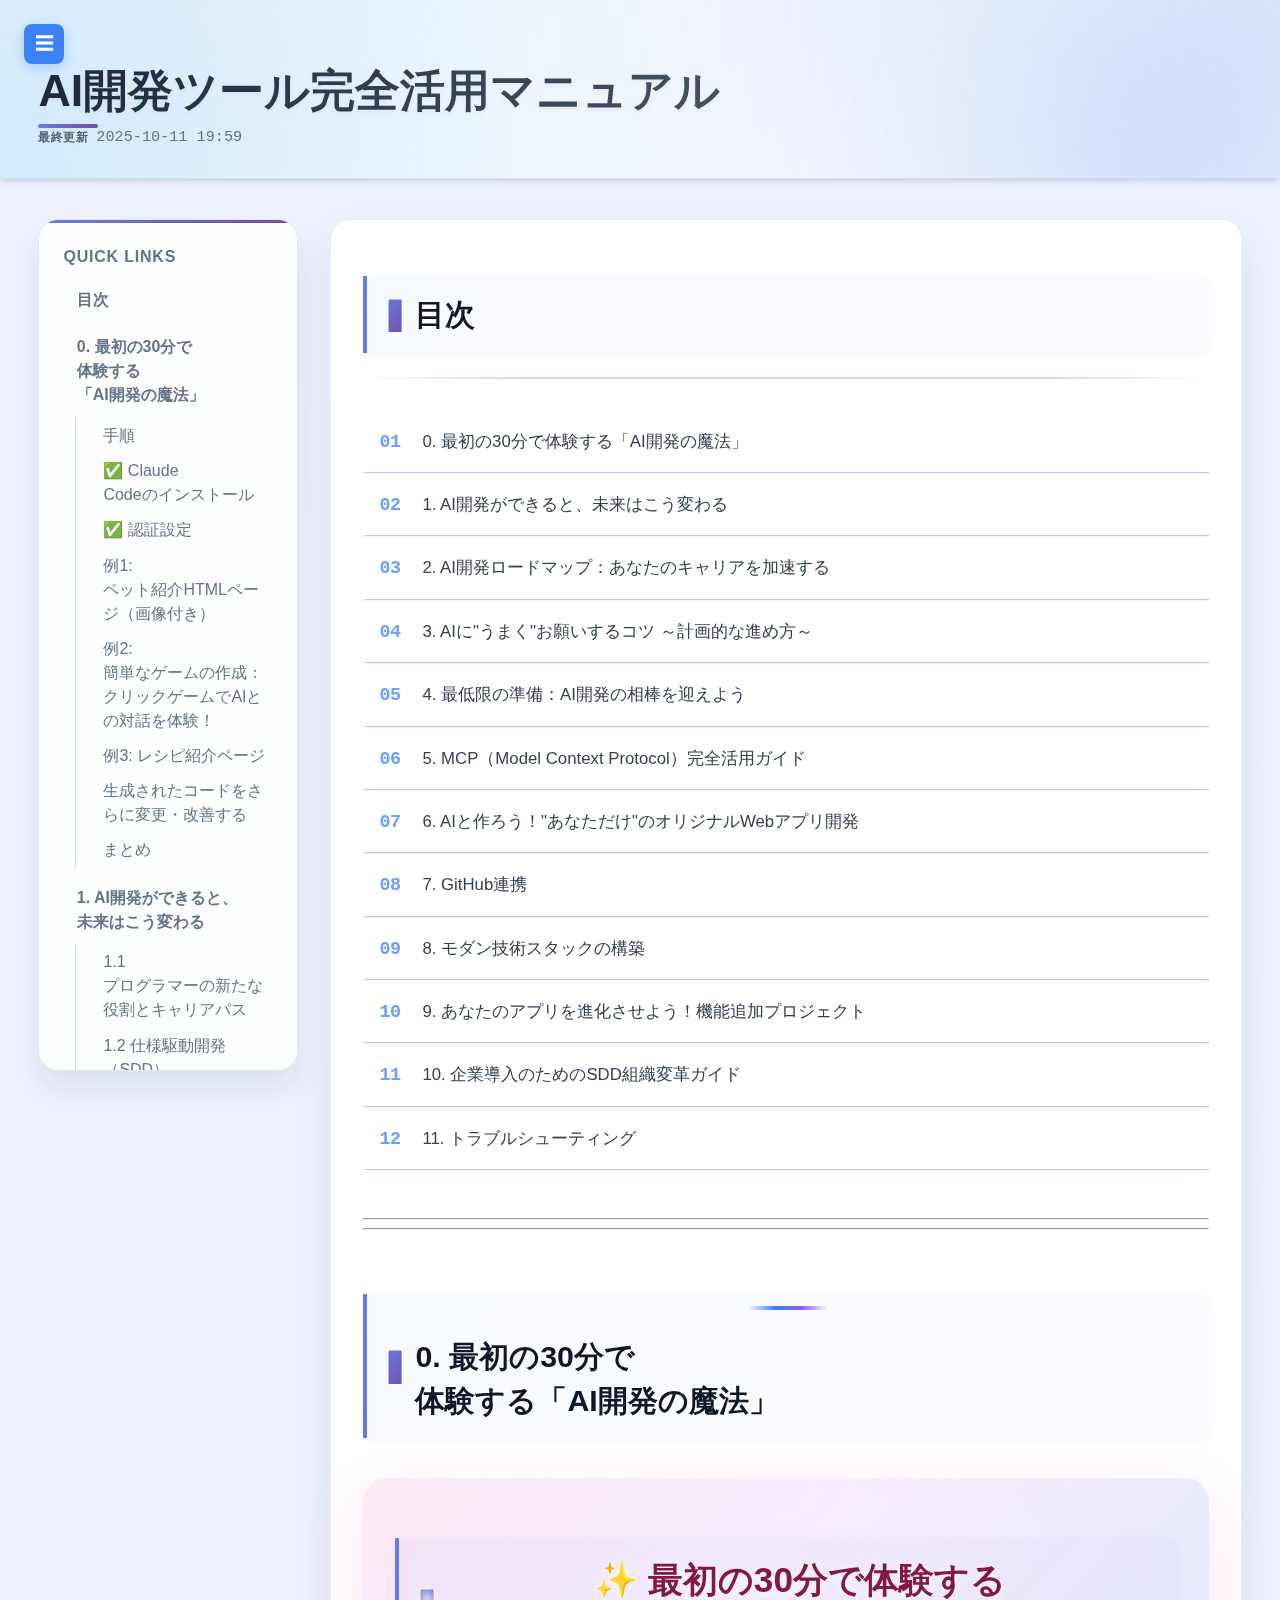
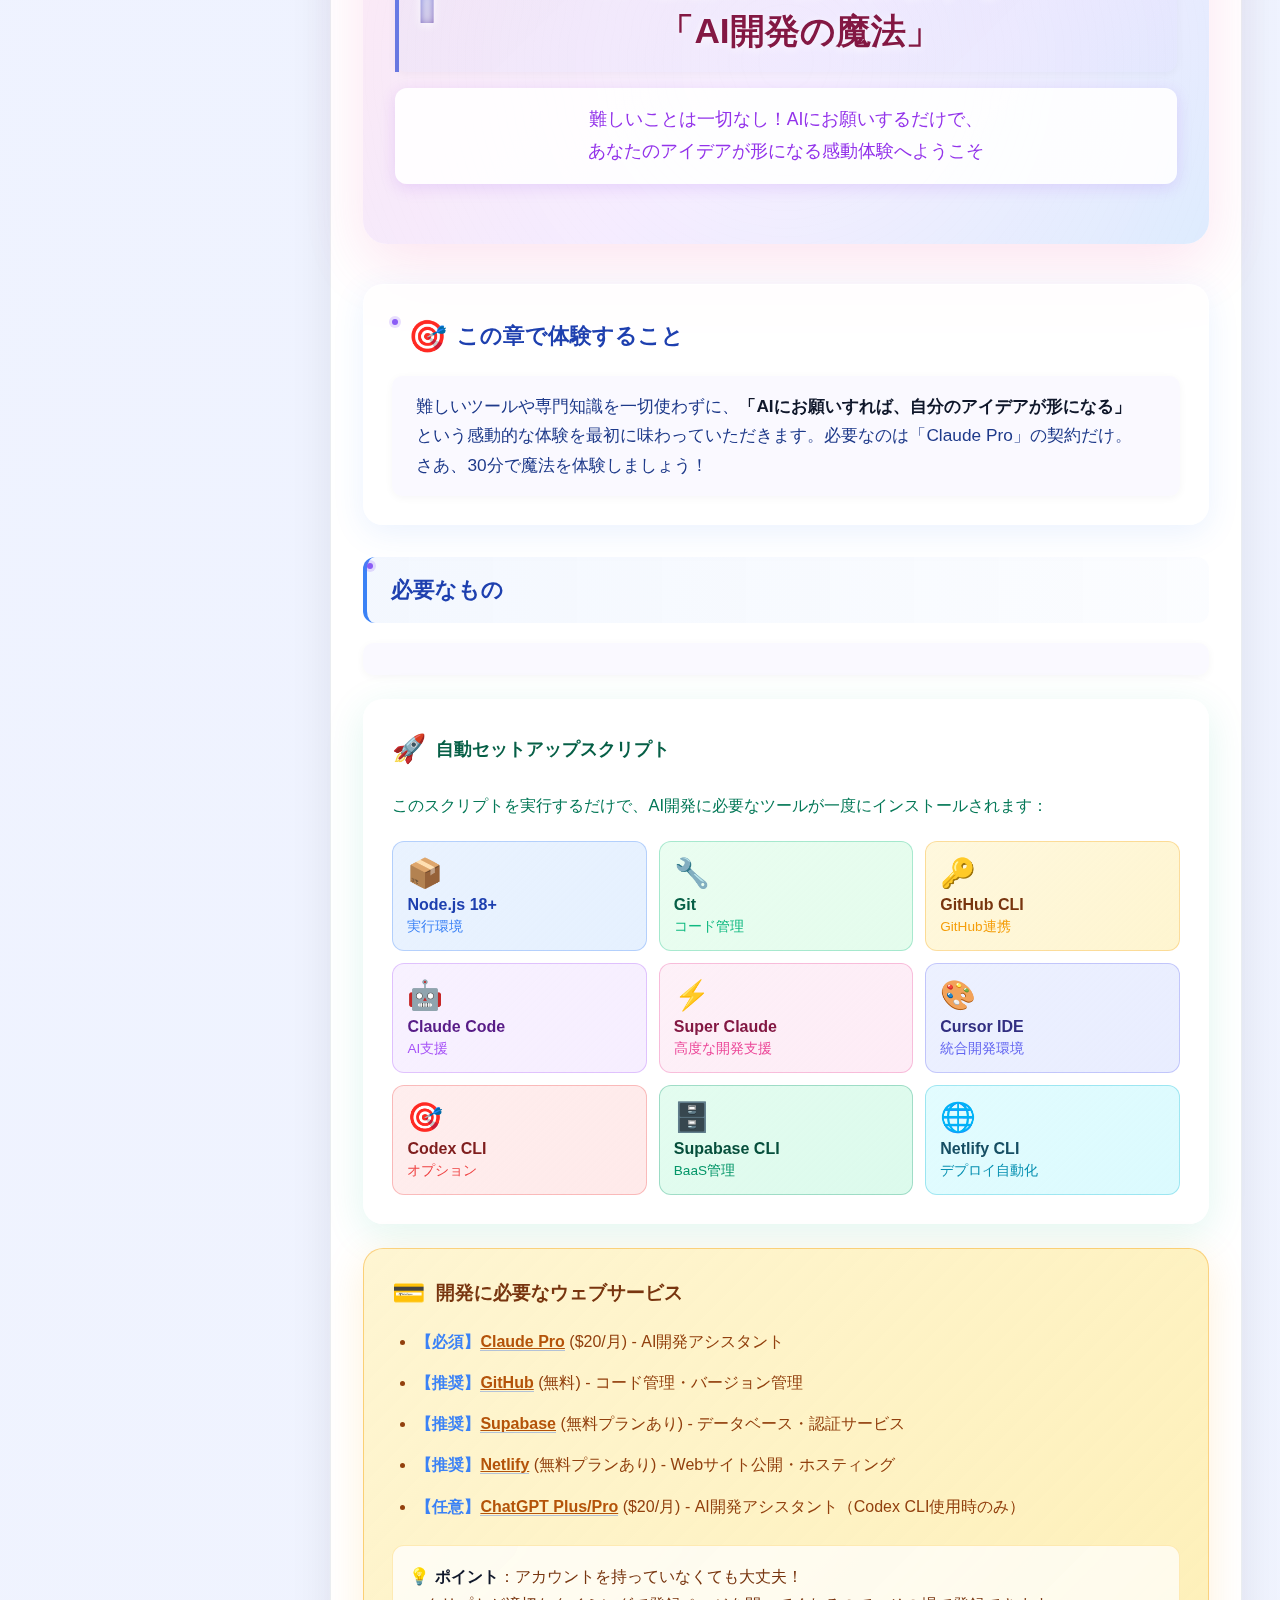
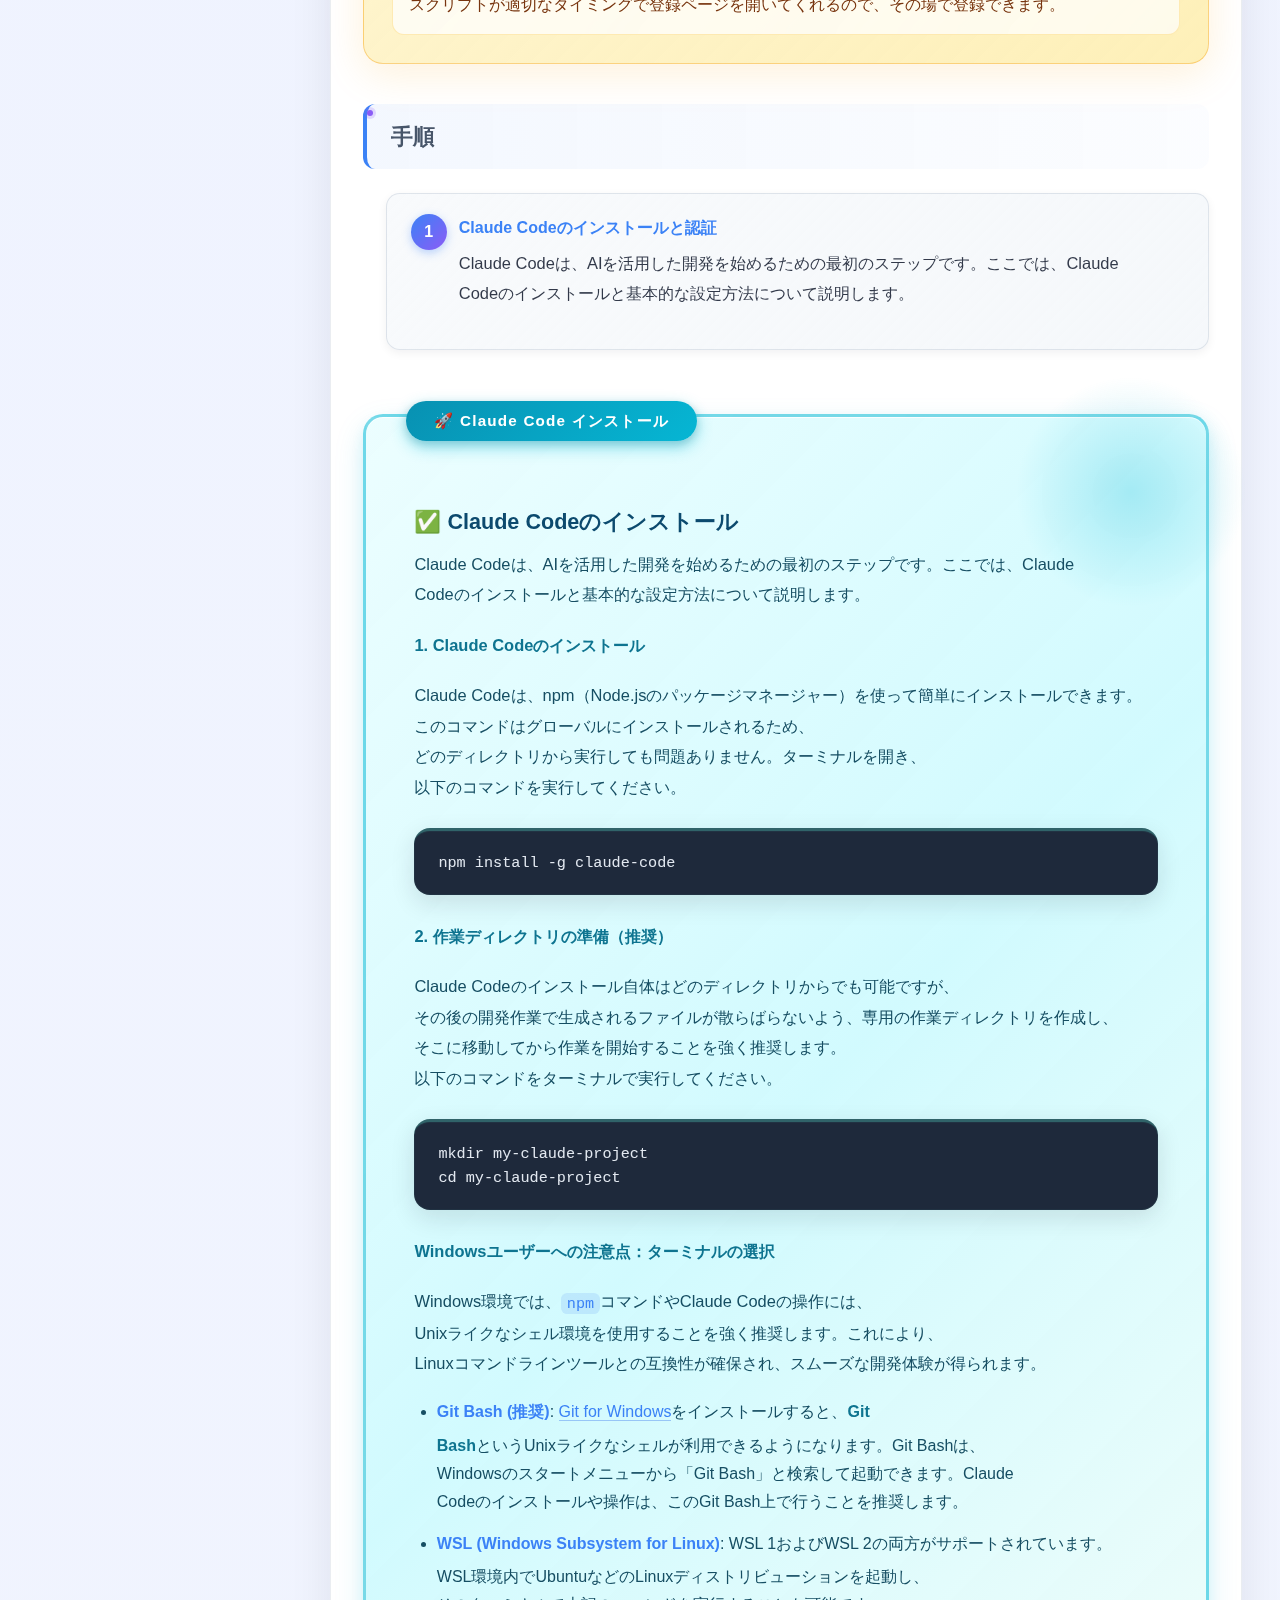
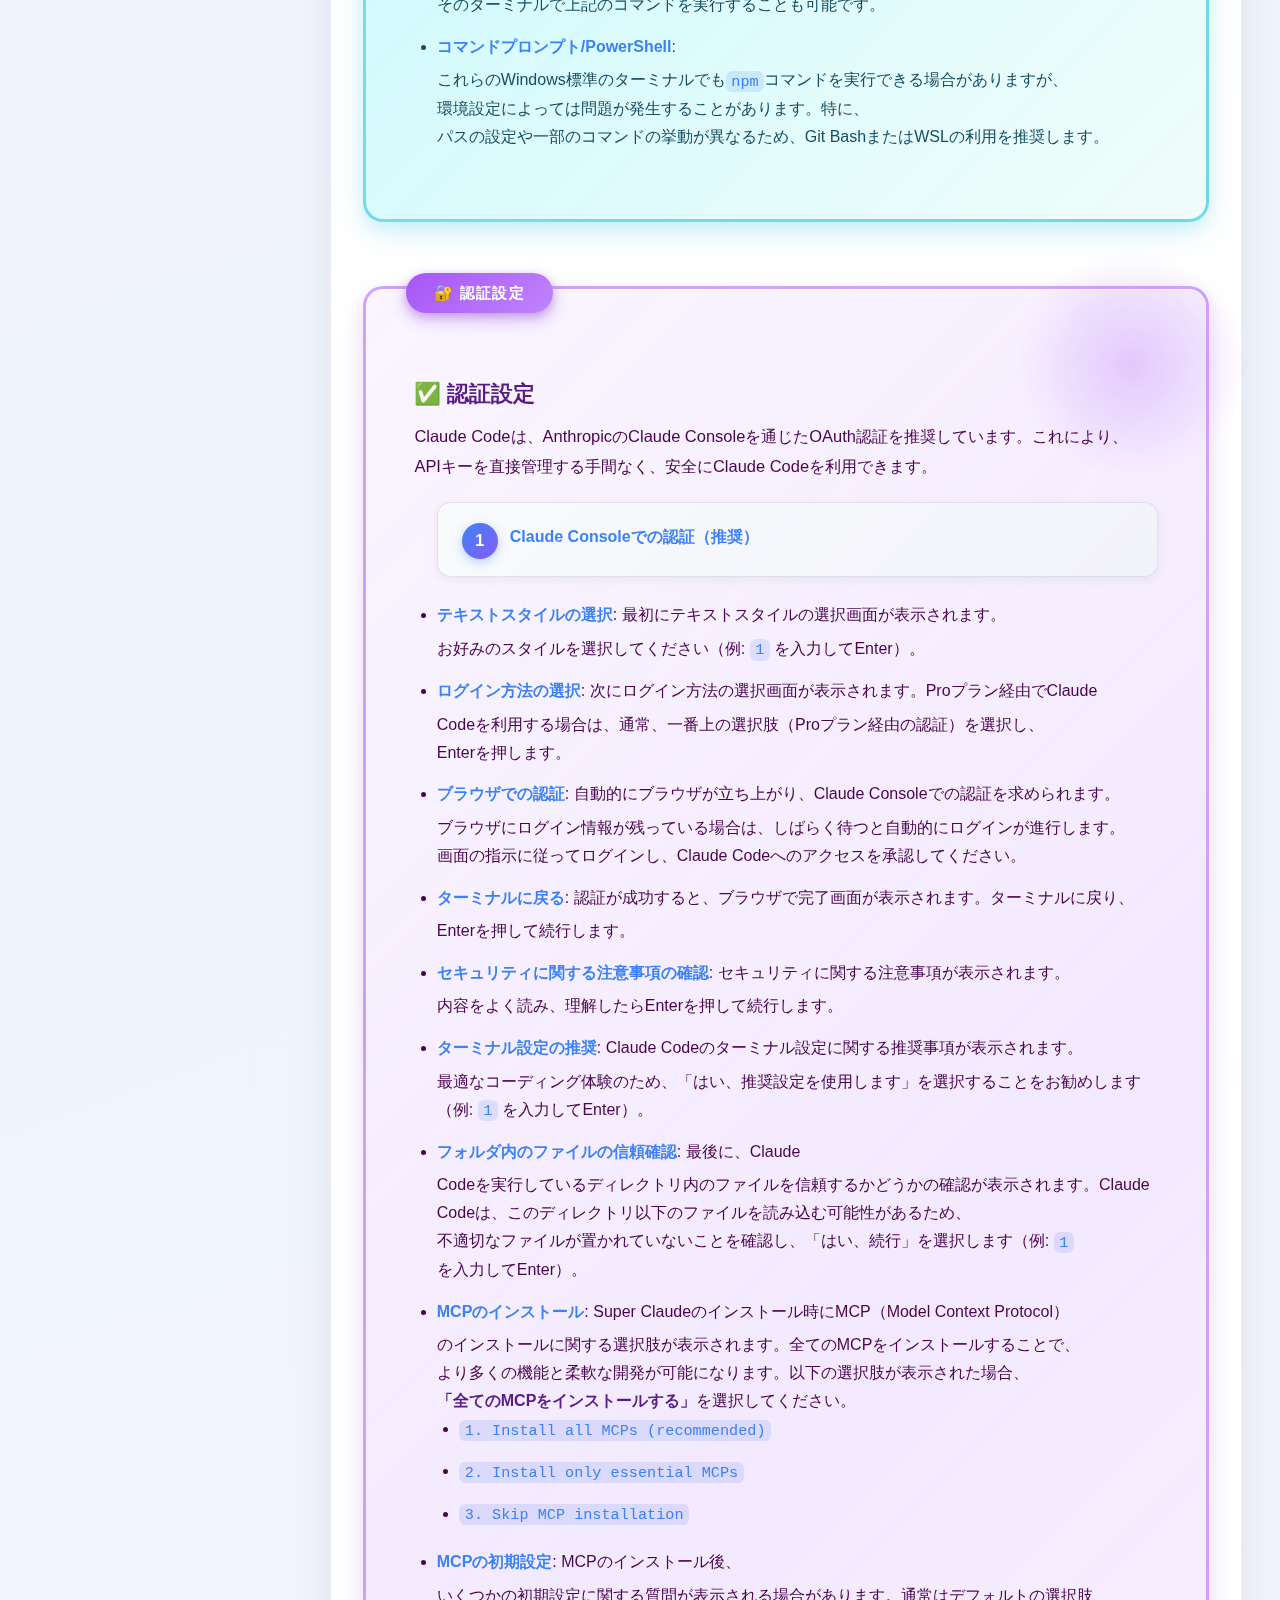
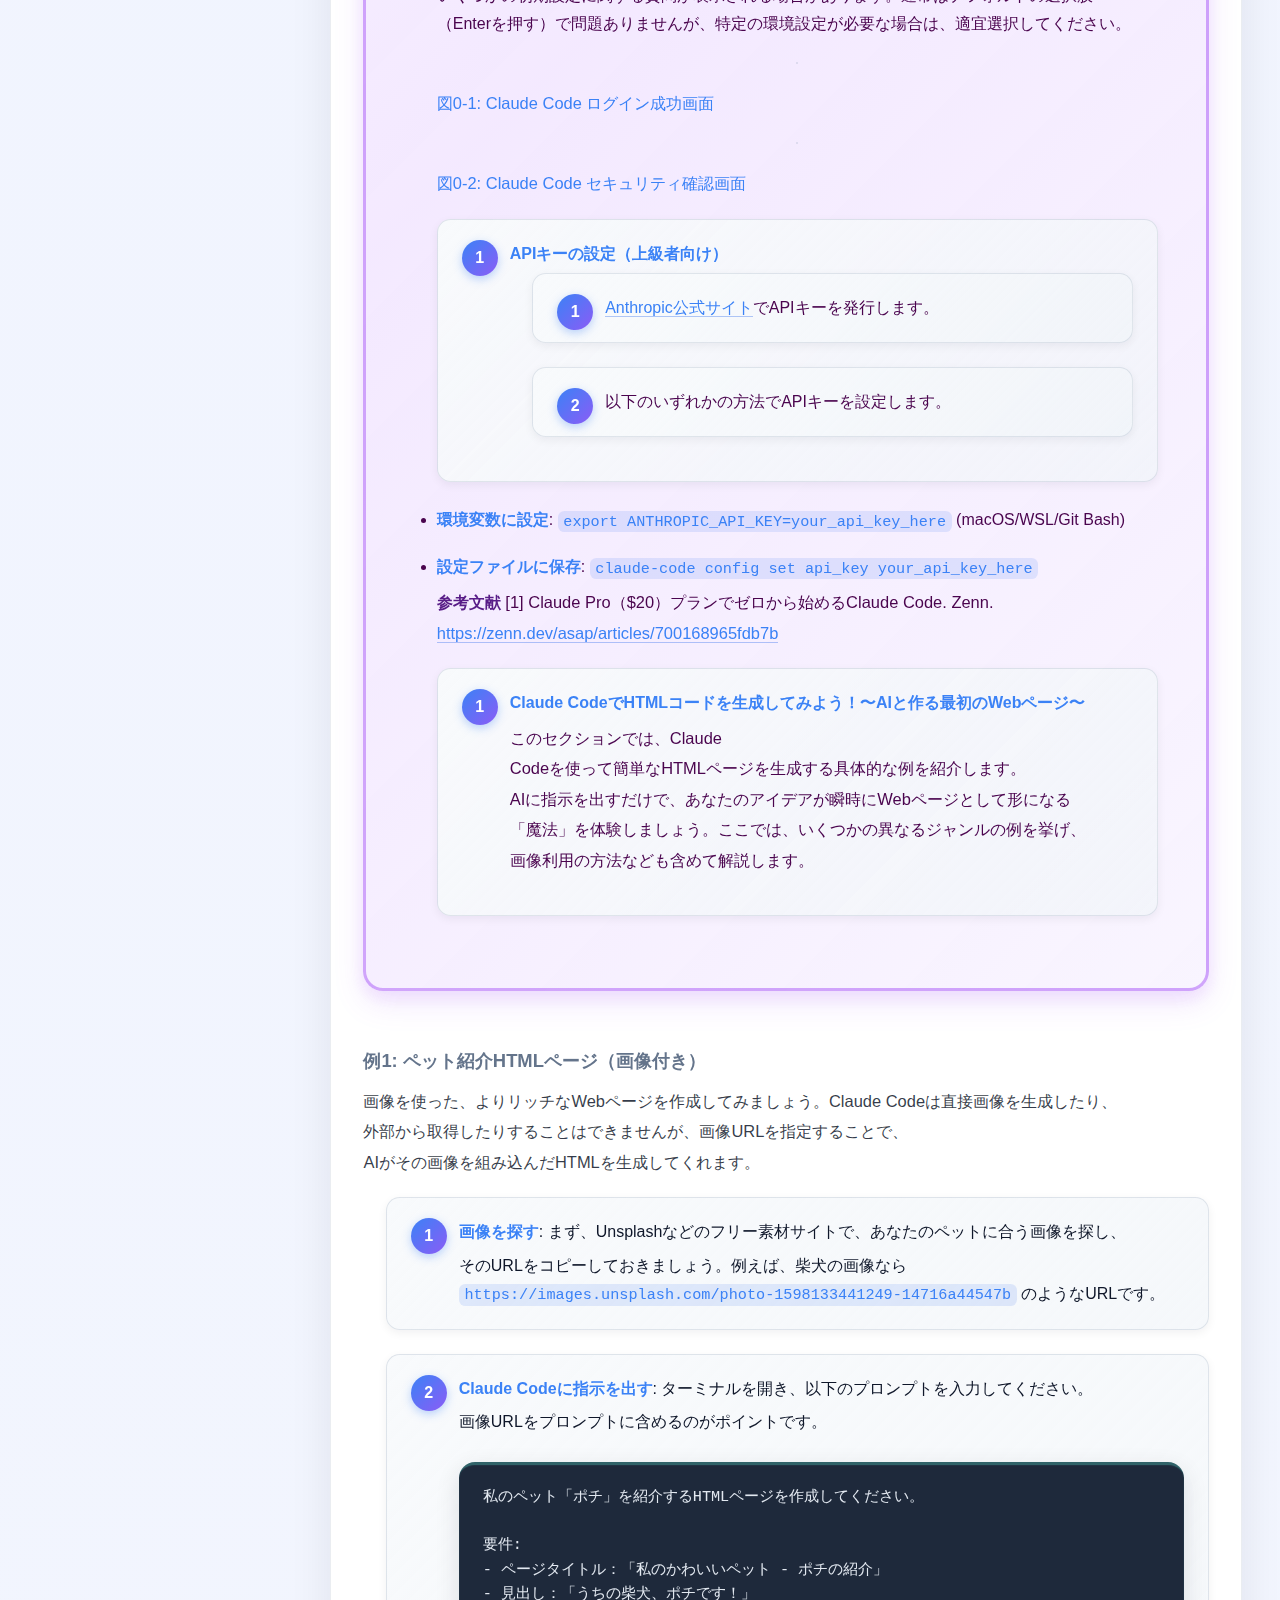
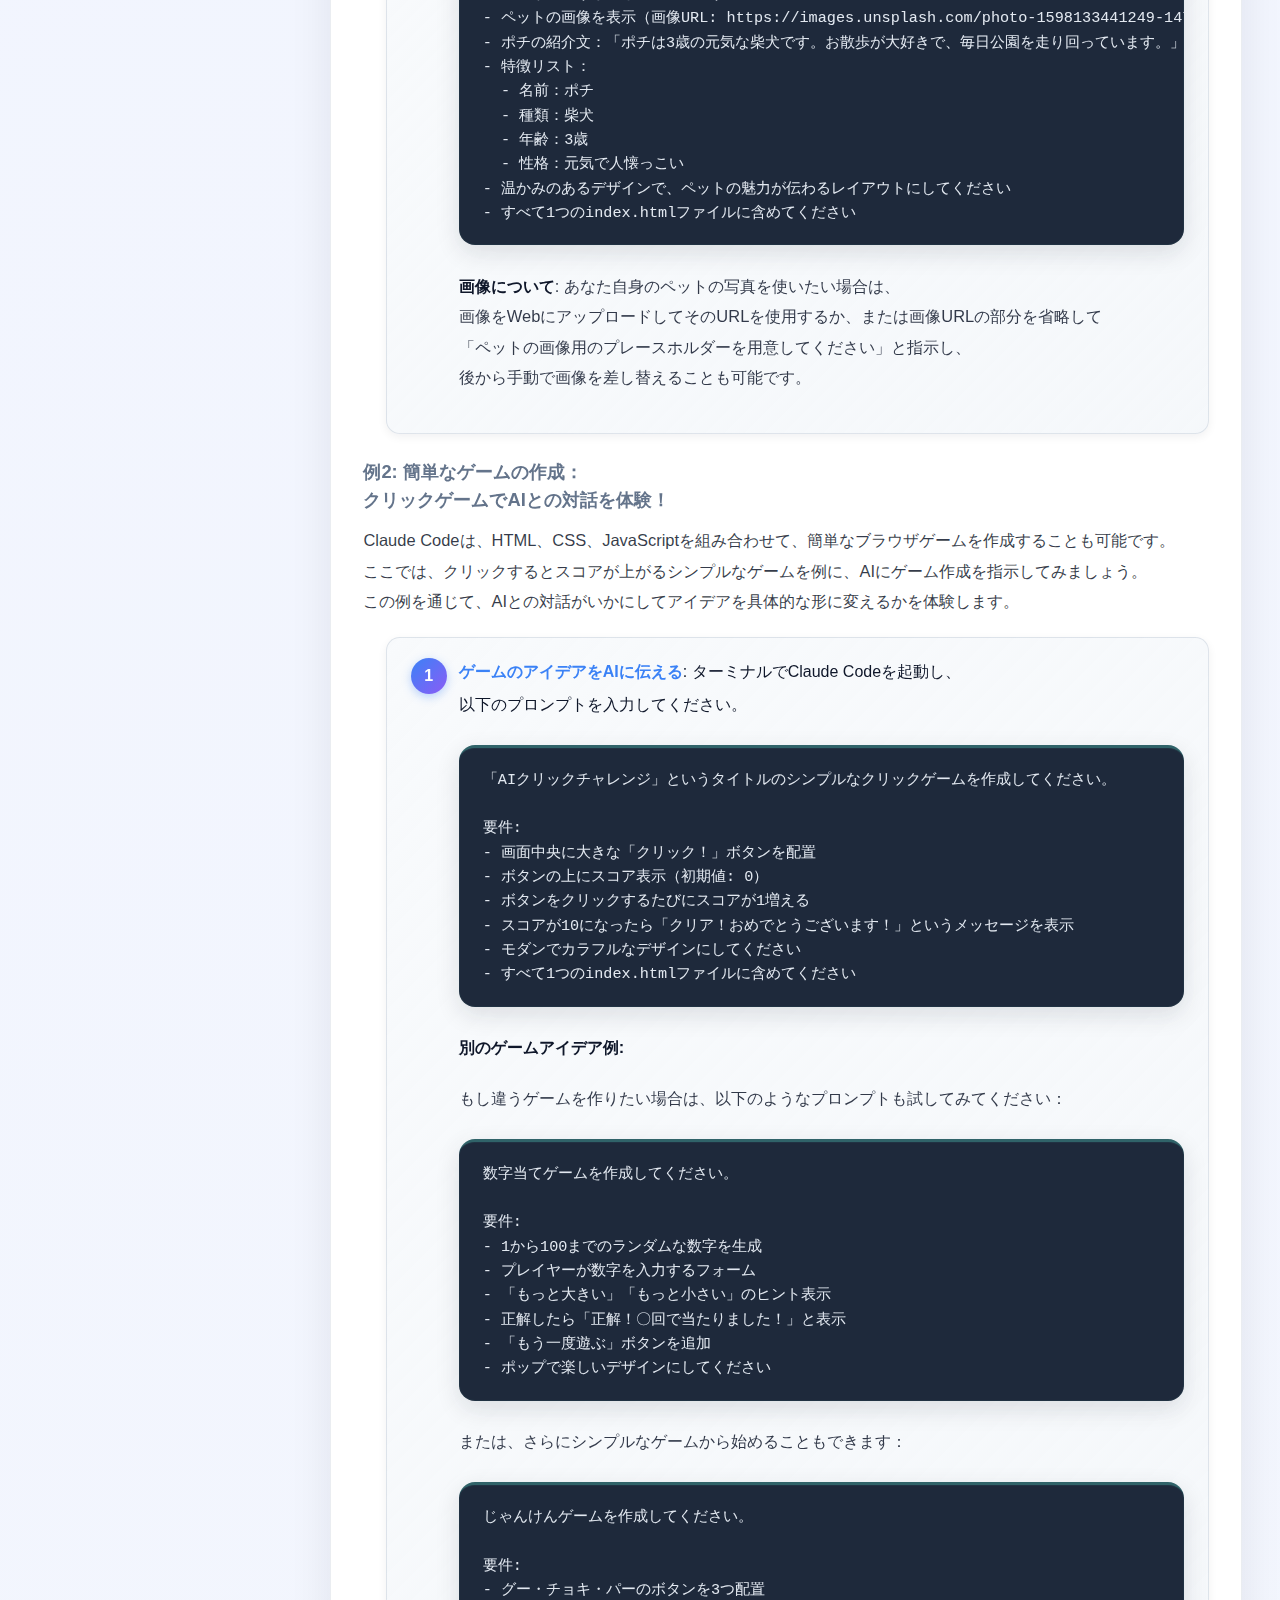
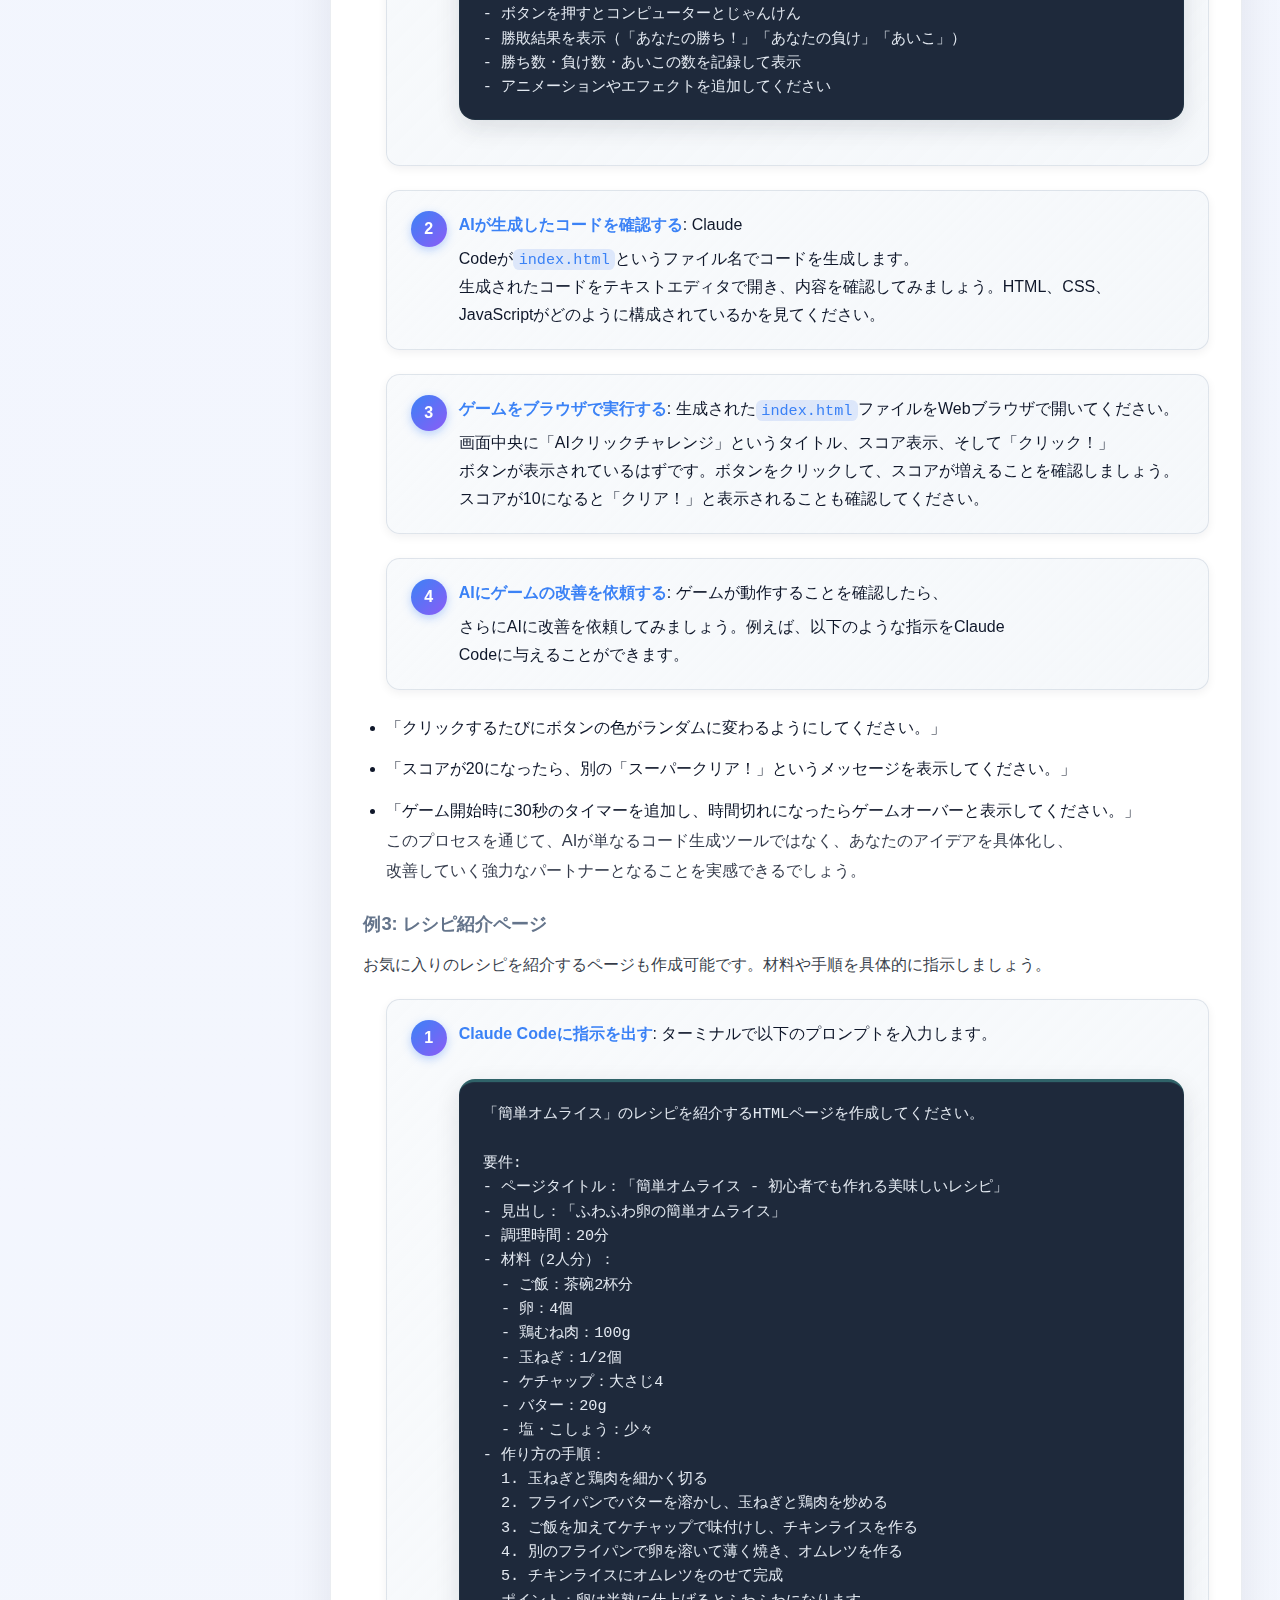
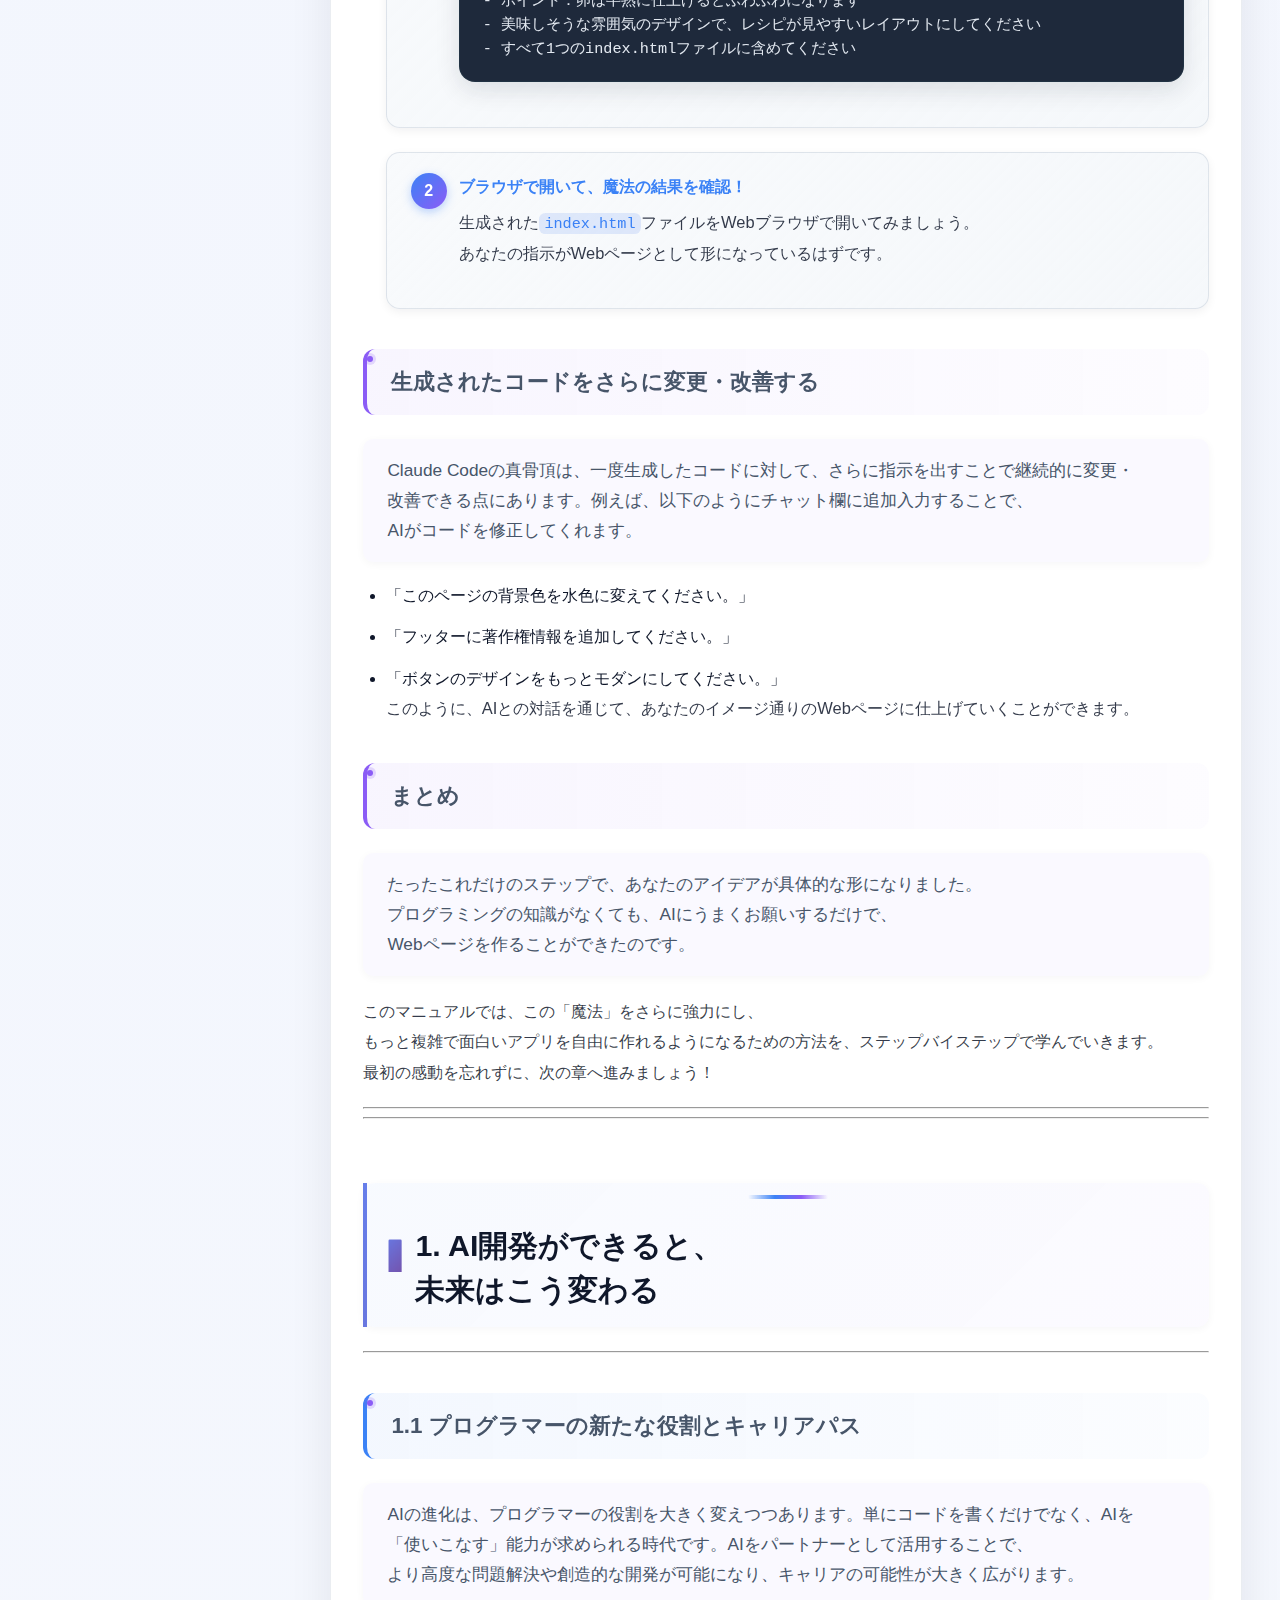
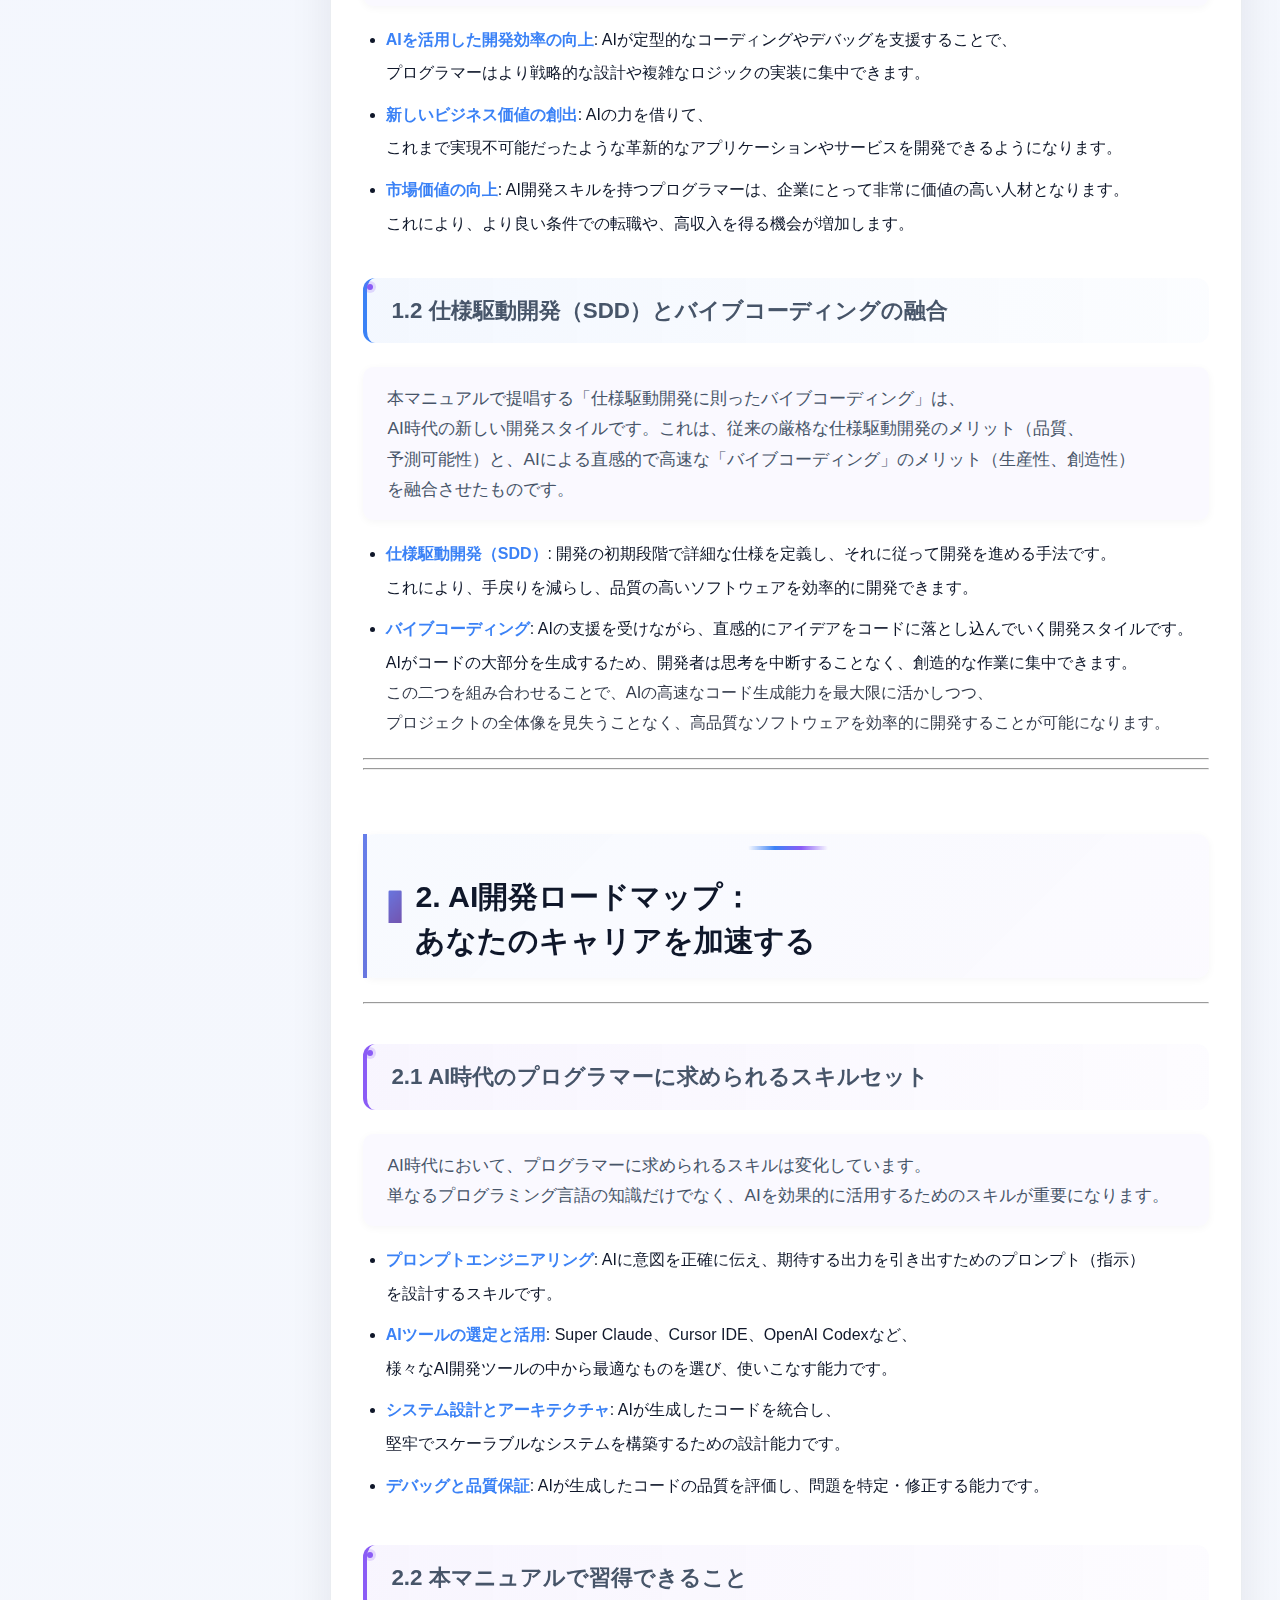
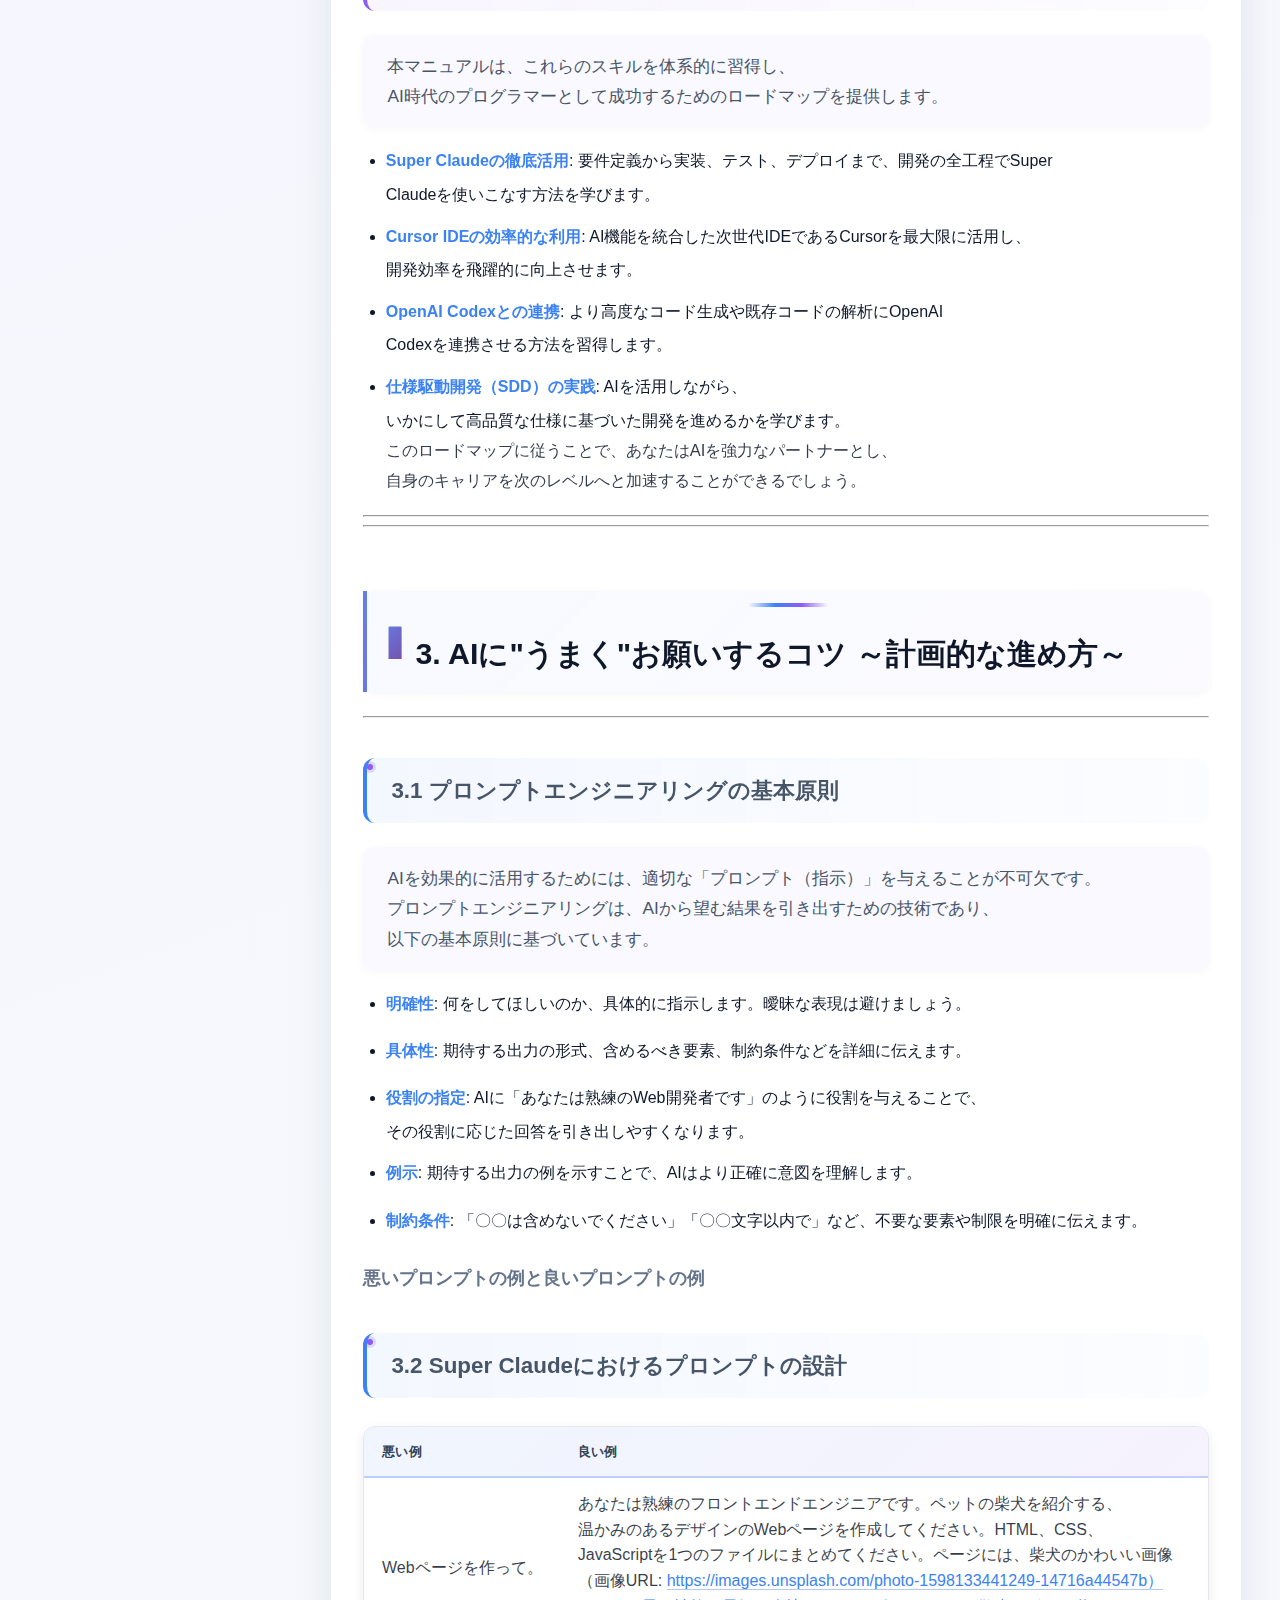
<file: site/index_bak.htm>
<!DOCTYPE html>
<html lang="ja">
<head>
  <meta charset="utf-8" />
  <meta name="viewport" content="width=device-width, initial-scale=1" />
  <title>AI開発ツール完全活用マニュアル</title>
  <link rel="stylesheet" href="../assets/manual.css" />
  <script>
    document.addEventListener('DOMContentLoaded', function() {
      // すべてのpreタグにコピーボタンを追加
      document.querySelectorAll('.manual-content pre').forEach(function(pre) {
        const button = document.createElement('button');
        button.className = 'code-copy-btn';
        button.textContent = 'コピー';

        button.addEventListener('click', function() {
          const code = pre.querySelector('code');
          const text = code ? code.textContent : pre.textContent;

          navigator.clipboard.writeText(text).then(function() {
            button.textContent = 'コピー完了！';
            button.classList.add('copied');

            setTimeout(function() {
              button.textContent = 'コピー';
              button.classList.remove('copied');
            }, 2000);
          }).catch(function(err) {
            console.error('コピー失敗:', err);
            button.textContent = 'エラー';
          });
        });

        pre.appendChild(button);
      });

      // ナビゲーショントグル機能
      const navToggle = document.getElementById('navToggle');
      const manualLayout = document.getElementById('manualLayout');
      const manualNav = document.getElementById('manualNav');

      if (navToggle && manualLayout && manualNav) {
        navToggle.addEventListener('click', function() {
          manualLayout.classList.toggle('nav-collapsed');
          navToggle.classList.toggle('active');
        });
      }
    });
  </script>
</head>
<body>
  <header class="manual-header">
    <div class="header-text">
      <h1>AI開発ツール完全活用マニュアル</h1>
      
      <dl class="manual-meta">
        <div>
          <dt>最終更新</dt>
          <dd>2025-10-11 19:59</dd>
        </div>
      </dl>
    </div>
  </header>
  <button class="nav-toggle" id="navToggle" aria-label="目次を開閉">☰</button>
  <div class="manual-layout" id="manualLayout">
    <aside class="manual-nav" id="manualNav">
      <nav class="toc" aria-label="目次"><h2>Quick Links</h2><ol class="toc-list"><li><a href="#目次"><strong>目次</strong></a></li><li><a href="#0-最初の30分で体験するai開発の魔法"><strong>0. 最初の30分で<br>体験する「AI開発の魔法」</strong></a><ol><li><a href="#手順">手順</a></li><li><a href="#-claude-codeのインストール">✅ Claude Codeのインストール</a></li><li><a href="#-認証設定">✅ 認証設定</a></li><li><a href="#例1-ペット紹介htmlページ画像付き">例1: ペット紹介HTMLページ（画像付き）</a></li><li><a href="#例2-簡単なゲームの作成クリックゲームでaiとの対話を体験">例2: 簡単なゲームの作成：<br>クリックゲームでAIとの対話を体験！</a></li><li><a href="#例3-レシピ紹介ページ">例3: レシピ紹介ページ</a></li><li><a href="#生成されたコードをさらに変更改善する">生成されたコードをさらに変更・改善する</a></li><li><a href="#まとめ">まとめ</a></li></ol></li><li><a href="#1-ai開発ができると未来はこう変わる"><strong>1. AI開発ができると、<br>未来はこう変わる</strong></a><ol><li><a href="#11-プログラマーの新たな役割とキャリアパス">1.1 プログラマーの新たな役割とキャリアパス</a></li><li><a href="#12-仕様駆動開発sddとバイブコーディングの融合">1.2 仕様駆動開発（SDD）とバイブコーディングの融合</a></li></ol></li><li><a href="#2-ai開発ロードマップあなたのキャリアを加速する"><strong>2. AI開発ロードマップ：<br>あなたのキャリアを加速する</strong></a><ol><li><a href="#21-ai時代のプログラマーに求められるスキルセット">2.1 AI時代のプログラマーに求められるスキルセット</a></li><li><a href="#22-本マニュアルで習得できること">2.2 本マニュアルで習得できること</a></li></ol></li><li><a href="#3-aiにうまくお願いするコツ-計画的な進め方"><strong>3. AIに"うまく"お願いするコツ ～計画的な進め方～</strong></a><ol><li><a href="#31-プロンプトエンジニアリングの基本原則">3.1 プロンプトエンジニアリングの基本原則</a></li><li><a href="#悪いプロンプトの例と良いプロンプトの例">悪いプロンプトの例と良いプロンプトの例</a></li><li><a href="#32-super-claudeにおけるプロンプトの設計">3.2 Super Claudeにおけるプロンプトの設計</a></li><li><a href="#33-仕様駆動開発sddとプロンプトの連携">3.3 仕様駆動開発（SDD）とプロンプトの連携</a></li></ol></li><li><a href="#4-最低限の準備ai開発の相棒を迎えよう"><strong>4. 最低限の準備：<br>AI開発の相棒を迎えよう</strong></a><ol><li><a href="#-41-まずはこれだけ自動セットアップスクリプトで一気にインストール推奨">🚀 4.1 まずはこれだけ！自動セットアップスクリプトで一気にインストール（推奨）</a></li><li><a href="#-自動インストールされるツール">✨ 自動インストールされるツール</a></li><li><a href="#-事前準備必要なアカウント">📝 事前準備：必要なアカウント</a></li><li><a href="#-実行方法">🎬 実行方法</a></li><li><a href="#-インストールの流れ約15-30分">⏱️ インストールの流れ（約15-30分）</a></li><li><a href="#-自動セットアップの指示に従うだけ">✨ 自動セットアップの指示に従うだけ！</a></li><li><a href="#-スクリプトの特徴">🎯 スクリプトの特徴</a></li><li><a href="#-詳細ガイド">📖 詳細ガイド</a></li><li><a href="#-42-mcpサーバーの役割を理解しよう">💡 4.2 MCPサーバーの役割を理解しよう</a></li><li><a href="#-43-cursor-ide-と-claude-code-の連携">🎨 4.3 Cursor IDE と<br> Claude Code の連携</a></li><li><a href="#-初回起動と設定">✅ 初回起動と設定</a></li><li><a href="#-claude-code-との連携">✅ Claude Code との連携</a></li><li><a href="#-44-openai-codex-cli-の利用オプション">🤖 4.4 OpenAI Codex CLI の利用（オプション）</a></li><li><a href="#-認証設定-2">✅ 認証設定</a></li><li><a href="#-codex-cli-の基本的な利用方法">✅ Codex CLI の基本的な利用方法</a></li><li><a href="#-45-supabase-cli-の利用推奨">🗄️ 4.5 Supabase CLI の利用（推奨）</a></li><li><a href="#-基本的な使い方">✅ 基本的な使い方</a></li><li><a href="#-主な機能">💡 主な機能</a></li><li><a href="#-46-netlify-cli-の利用推奨">🌐 4.6 Netlify CLI の利用（推奨）</a></li><li><a href="#-基本的な使い方-2">✅ 基本的な使い方</a></li><li><a href="#-主な機能-2">💡 主な機能</a></li></ol></li><li><a href="#5-mcpmodel-context-protocol完全活用ガイド"><strong>5. MCP（Model Context Protocol）完全活用ガイド</strong></a><ol><li><a href="#51-mcpとは">5.1 MCPとは？</a></li><li><a href="#52-mcpの仕組みと重要性">5.2 MCPの仕組みと重要性</a></li><li><a href="#53-super-claudeとmcpの連携">5.3 Super ClaudeとMCPの連携</a></li><li><a href="#-mcpの有効化と設定">✅ MCPの有効化と設定</a></li><li><a href="#54-mcpを活用した開発ワークフロー">5.4 MCPを活用した開発ワークフロー</a></li></ol></li><li><a href="#6-aiと作ろうあなただけのオリジナルwebアプリ開発"><strong>6. AIと作ろう！"あなただけ"の<br>オリジナルWebアプリ開発</strong></a><ol><li><a href="#61-ハンズオンの準備旅の始まり">6.1 ハンズオンの準備：旅の始まり</a></li><li><a href="#62-step-2-アイデアの壁打ち---brainstormコマンドで要件定義">6.2 Step 2: アイデアの壁打ち - <code>brainstorm</code>コマンドで要件定義</a></li><li><a href="#63-step-3-設計図の作成---designコマンドでアーキテクチャとuiuxを具体化">6.3 Step 3: 設計図の作成 - <code>design</code>コマンドでアーキテクチャとUI/UXを具体化</a></li><li><a href="#64-step-4-実装計画---workflowコマンドでタスクを明確化">6.4 Step 4: 実装計画 - <code>workflow</code>コマンドでタスクを明確化</a></li><li><a href="#65-step-5-コーディング開始---implementコマンドでコードを生成">6.5 Step 5: コーディング開始 - <code>implement</code>コマンドでコードを生成</a></li><li><a href="#66-step-6-問題解決と改善---troubleshoot-analyze-improveコマンド">6.6 Step 6: 問題解決と改善 - <code>troubleshoot</code>, <code>analyze</code>, <code>improve</code>コマンド</a></li><li><a href="#67-実践プロジェクト営業日報自動生成アプリを開発しよう">6.7 実践プロジェクト：<br>営業日報自動生成アプリを開発しよう！</a></li><li><a href="#プロジェクト概要">プロジェクト概要</a></li><li><a href="#なぜ営業日報アプリなのか">なぜ営業日報アプリなのか？</a></li><li><a href="#step-1-アイデアの壁打ちと要件定義-brainstorm">Step 1: アイデアの壁打ちと要件定義 (<code>brainstorm</code>)</a></li><li><a href="#step-2-設計図の作成-design">Step 2: 設計図の作成 (<code>design</code>)</a></li><li><a href="#step-3-実装計画の策定-workflow">Step 3: 実装計画の策定 (<code>workflow</code>)</a></li><li><a href="#step-4-コーディング開始-implement">Step 4: コーディング開始 (<code>implement</code>)</a></li><li><a href="#step-5-動作確認とテスト">Step 5: 動作確認とテスト</a></li><li><a href="#-phase-1-完成">🎉 Phase 1 完成！</a></li><li><a href="#-アプリをさらに進化させる機能追加の実践例">📚 アプリをさらに進化させる：<br>機能追加の実践例</a></li><li><a href="#まとめ-2">まとめ</a></li></ol></li><li><a href="#7-github連携"><strong>7. GitHub連携</strong></a><ol><li><a href="#71-gitとgithubの基本">7.1 GitとGitHubの基本</a></li><li><a href="#72-なぜgithubが必要か---aiバイブコーディングの安全網">7.2 なぜGitHubが<br>必要か？ - AIバイブコーディングの安全網</a></li><li><a href="#73-開発スタイル別のgithub活用法">7.3 開発スタイル別のGitHub活用法</a></li><li><a href="#ケース1-完全な個人プロジェクト趣味学習用">ケース1: 完全な個人プロジェクト（趣味・学習用）</a></li><li><a href="#ケース2-一人で企業の開発を担当pm上司への報告が必要">ケース2: 一人で企業の<br>開発を担当（PM・上司への報告が必要）</a></li><li><a href="#ケース3-チーム開発複数人での共同開発">ケース3: チーム開発（複数人での共同開発）</a></li><li><a href="#74-チーム開発の基礎知識---ブランチissueプルリクエスト">7.4 チーム開発の基礎知識 - ブランチ・issue・プルリクエスト</a></li><li><a href="#741-ブランチbranchとは">7.4.1 ブランチ（Branch）とは？</a></li><li><a href="#742-issueイシューとは">7.4.2 issue（イシュー）とは？</a></li><li><a href="#743-プルリクエストpull-request--prとは">7.4.3 プルリクエスト（Pull Request / PR）とは？</a></li><li><a href="#744-チーム開発でaiと一緒に作業する際のワークフロー">7.4.4 チーム開発で<br>AIと一緒に作業する際のワークフロー</a></li><li><a href="#75-super-claudeとgithubの連携">7.5 Super ClaudeとGitHubの連携</a></li><li><a href="#-githubリポジトリの初期化と連携">✅ GitHubリポジトリの初期化と連携</a></li><li><a href="#-aiによるコミットとプルリクエストの作成">✅ AIによるコミットとプルリクエストの作成</a></li><li><a href="#76-cicdパイプラインの構築">7.6 CI/CDパイプラインの構築</a></li><li><a href="#-aiによるcicd設定ファイルの生成">✅ AIによるCI/CD設定ファイルの生成</a></li><li><a href="#-aiによるテストとデプロイの自動化">✅ AIによるテストとデプロイの自動化</a></li></ol></li><li><a href="#8-モダン技術スタックの構築"><strong>8. モダン技術スタックの<br>構築</strong></a><ol><li><a href="#81-フロントエンドフレームワークの選定と導入">8.1 フロントエンドフレームワークの選定と導入</a></li><li><a href="#-フレームワークの選定とプロジェクト初期化">✅ フレームワークの選定とプロジェクト初期化</a></li><li><a href="#82-バックエンドフレームワークの選定と導入">8.2 バックエンドフレームワークの選定と導入</a></li><li><a href="#-バックエンドapiの設計と実装">✅ バックエンドAPIの設計と実装</a></li><li><a href="#83-データベースの選定とスキーマ設計">8.3 データベースの選定とスキーマ設計</a></li><li><a href="#-データベーススキーマの生成">✅ データベーススキーマの生成</a></li><li><a href="#84-クラウドインフラの活用とデプロイ">8.4 クラウドインフラの活用とデプロイ</a></li><li><a href="#-インフラ設定ファイルの生成とデプロイ">✅ インフラ設定ファイルの生成とデプロイ</a></li></ol></li><li><a href="#9-あなたのアプリを進化させよう機能追加プロジェクト"><strong>9. あなたのアプリを<br>進化させよう！機能追加プロジェクト</strong></a><ol><li><a href="#91-ユーザー認証機能の追加supabase連携">9.1 ユーザー認証機能の追加（Supabase連携）</a></li><li><a href="#目的">目的</a></li><li><a href="#手順-2">手順</a></li><li><a href="#92-メール通知機能の追加resend連携">9.2 メール通知機能の追加（Resend連携）</a></li><li><a href="#目的-2">目的</a></li><li><a href="#手順-3">手順</a></li><li><a href="#93-コード品質の向上とテストの追加">9.3 コード品質の向上とテストの追加</a></li><li><a href="#手順-4">手順</a></li><li><a href="#まとめ-3">まとめ</a></li></ol></li><li><a href="#10-企業導入のためのsdd組織変革ガイド"><strong>10. 企業導入の<br>ためのSDD組織変革ガイド</strong></a><ol><li><a href="#101-なぜ組織的な導入が必要か">10.1 なぜ組織的な導入が必要か？</a></li><li><a href="#102-super-claudeコマンドフローチャートを活用したチーム開発プロセス">10.2 Super Claudeコマンドフローチャートを活用したチーム開発プロセス</a></li><li><a href="#103-導入のステップと成功の鍵">10.3 導入のステップと成功の鍵</a></li><li><a href="#104-文化の変革aiとの協調と成長のマインドセット">10.4 文化の変革：<br>AIとの協調と成長のマインドセット</a></li></ol></li><li><a href="#11-トラブルシューティング"><strong>11. トラブルシューティング</strong></a><ol><li><a href="#111-一般的な問題と解決策">11.1 一般的な問題と解決策</a></li><li><a href="#-claude-codesuper-claudeが起動しない">✅ Claude Code/Super Claudeが起動しない</a></li><li><a href="#-aiの出力が期待通りではない">✅ AIの出力が期待通りではない</a></li><li><a href="#-パフォーマンスが遅い">✅ パフォーマンスが遅い</a></li><li><a href="#112-サポートとコミュニティ">11.2 サポートとコミュニティ</a></li><li><a href="#まとめ-4">まとめ</a></li></ol></li></ol></nav>
    </aside>
    <main class="manual-content">
      <h2 id="目次"><strong>目次</strong></h2>
<hr />
<ul>
<li>
<a href="#0-最初の30分で体験するai開発の魔法">0. 最初の30分で体験する「AI開発の魔法」</a>
</li>
<li>
<a href="#1-ai開発ができると未来はこう変わる">1. AI開発ができると、未来はこう変わる</a>
</li>
<li>
<a href="#2-ai開発ロードマップあなたのキャリアを加速する">2. AI開発ロードマップ：あなたのキャリアを加速する</a>
</li>
<li>
<a href="#3-aiにうまくお願いするコツ-計画的な進め方">3. AIに"うまく"お願いするコツ ～計画的な進め方～</a>
</li>
<li>
<a href="#4-最低限の準備ai開発の相棒を迎えよう">4. 最低限の準備：AI開発の相棒を迎えよう</a>
</li>
<li>
<a href="#5-mcpmodel-context-protocol完全活用ガイド">5. MCP（Model Context Protocol）完全活用ガイド</a>
</li>
<li>
<a href="#6-aiと作ろうあなただけのオリジナルwebアプリ開発">6. AIと作ろう！"あなただけ"のオリジナルWebアプリ開発</a>
</li>
<li>
<a href="#7-github連携">7. GitHub連携</a>
</li>
<li>
<a href="#8-モダン技術スタックの構築">8. モダン技術スタックの構築</a>
</li>
<li>
<a href="#9-あなたのアプリを進化させよう機能追加プロジェクト">9. あなたのアプリを進化させよう！機能追加プロジェクト</a>
</li>
<li>
<a href="#10-企業導入のためのsdd組織変革ガイド">10. 企業導入のためのSDD組織変革ガイド</a>
</li>
<li>
<a href="#11-トラブルシューティング">11. トラブルシューティング</a>
</li>
</ul>
<hr />
<hr />
<h2 id="0-最初の30分で体験するai開発の魔法"><strong>0. 最初の30分で<br>体験する「AI開発の魔法」</strong></h2>
<!-- グラスモーフィズム Hero Section -->
<div style="background: linear-gradient(135deg, #fce7f3 0%, #f3e8ff 50%, #dbeafe 100%); padding: 60px 32px; border-radius: 24px; margin: 40px 0; position: relative; overflow: hidden; box-shadow: 0 20px 60px rgba(236, 72, 153, 0.15);">
  <div style="position: absolute; top: -50%; left: -50%; width: 200%; height: 200%; background: radial-gradient(circle, rgba(255,255,255,0.3) 0%, transparent 70%); filter: blur(40px);"></div>
  <div style="position: relative; z-index: 1;">
    <h2 id="0-最初の30分で体験するai開発の魔法" style="color: #831843; margin: 0 0 16px 0; font-size: 2.2em; text-align: center; text-shadow: 0 2px 10px rgba(255,255,255,0.8);">
      ✨ 最初の30分で体験する<br>「AI開発の魔法」
    </h2>
    <p style="margin: 0; text-align: center; font-size: 1.1em; color: #9333ea; font-weight: 500; background: rgba(255, 255, 255, 0.9); padding: 16px 24px; border-radius: 12px; box-shadow: 0 4px 16px rgba(147, 51, 234, 0.15);">難しいことは一切なし！AIにお願いするだけで、あなたのアイデアが形になる感動体験へようこそ</p>
  </div>
</div>
<!-- 目的セクション - グラスモーフィズム -->
<div style="background: rgba(255, 255, 255, 0.4); backdrop-filter: blur(20px); -webkit-backdrop-filter: blur(20px); border: 1px solid rgba(255, 255, 255, 0.6); padding: 28px; border-radius: 20px; margin: 32px 0; box-shadow: 0 8px 32px rgba(59, 130, 246, 0.1);">
  <h3 id="目的" style="margin: 0 0 16px 0; color: #1e40af; display: flex; align-items: center; gap: 10px;">
    <span style="font-size: 1.4em;">🎯</span>
    <span>この章で体験すること</span>
  </h3>
  <p style="margin: 0; color: #1e3a8a; line-height: 1.7;">難しいツールや専門知識を一切使わずに、<strong>「AIにお願いすれば、自分のアイデアが形になる」</strong>という感動的な体験を最初に味わっていただきます。必要なのは「Claude Pro」の契約だけ。さあ、30分で魔法を体験しましょう！</p>
</div>
<p><h3 id="必要なもの" style="color: #1e40af; margin: 32px 0 20px 0;">必要なもの</h3></p>
<!-- 自動セットアップスクリプト - グラスモーフィズム -->
<div style="background: rgba(255, 255, 255, 0.5); backdrop-filter: blur(20px); -webkit-backdrop-filter: blur(20px); border: 1px solid rgba(255, 255, 255, 0.7); border-radius: 20px; padding: 28px; margin: 24px 0; box-shadow: 0 10px 40px rgba(16, 185, 129, 0.12);">
  <h4 id="-自動セットアップスクリプトで一気にインストール推奨" style="margin: 0 0 20px 0; color: #065f46; display: flex; align-items: center; gap: 10px;">
    <span style="font-size: 1.5em;">🚀</span>
    <span>自動セットアップスクリプト</span>
  </h4>
  <p style="margin: 0 0 20px 0; color: #047857; font-weight: 500;">このスクリプトを実行するだけで、AI開発に必要なツールが一度にインストールされます：</p>

  <!-- ツールカードグリッド -->
  <div style="display: grid; grid-template-columns: repeat(auto-fit, minmax(200px, 1fr)); gap: 12px;">
    <div style="background: linear-gradient(135deg, rgba(219, 234, 254, 0.6) 0%, rgba(191, 219, 254, 0.4) 100%); backdrop-filter: blur(10px); padding: 14px; border-radius: 12px; border: 1px solid rgba(59, 130, 246, 0.3);">
      <div style="font-size: 1.8em; margin-bottom: 6px;">📦</div>
      <div style="font-weight: bold; color: #1e40af; margin-bottom: 4px;">Node.js 18+</div>
      <div style="font-size: 0.85em; color: #3b82f6;">実行環境</div>
    </div>
    <div style="background: linear-gradient(135deg, rgba(220, 252, 231, 0.6) 0%, rgba(187, 247, 208, 0.4) 100%); backdrop-filter: blur(10px); padding: 14px; border-radius: 12px; border: 1px solid rgba(16, 185, 129, 0.3);">
      <div style="font-size: 1.8em; margin-bottom: 6px;">🔧</div>
      <div style="font-weight: bold; color: #065f46; margin-bottom: 4px;">Git</div>
      <div style="font-size: 0.85em; color: #10b981;">コード管理</div>
    </div>
    <div style="background: linear-gradient(135deg, rgba(254, 243, 199, 0.6) 0%, rgba(253, 230, 138, 0.4) 100%); backdrop-filter: blur(10px); padding: 14px; border-radius: 12px; border: 1px solid rgba(245, 158, 11, 0.3);">
      <div style="font-size: 1.8em; margin-bottom: 6px;">🔑</div>
      <div style="font-weight: bold; color: #78350f; margin-bottom: 4px;">GitHub CLI</div>
      <div style="font-size: 0.85em; color: #f59e0b;">GitHub連携</div>
    </div>
    <div style="background: linear-gradient(135deg, rgba(243, 232, 255, 0.6) 0%, rgba(233, 213, 255, 0.4) 100%); backdrop-filter: blur(10px); padding: 14px; border-radius: 12px; border: 1px solid rgba(168, 85, 247, 0.3);">
      <div style="font-size: 1.8em; margin-bottom: 6px;">🤖</div>
      <div style="font-weight: bold; color: #581c87; margin-bottom: 4px;">Claude Code</div>
      <div style="font-size: 0.85em; color: #a855f7;">AI支援</div>
    </div>
    <div style="background: linear-gradient(135deg, rgba(252, 231, 243, 0.6) 0%, rgba(251, 207, 232, 0.4) 100%); backdrop-filter: blur(10px); padding: 14px; border-radius: 12px; border: 1px solid rgba(236, 72, 153, 0.3);">
      <div style="font-size: 1.8em; margin-bottom: 6px;">⚡</div>
      <div style="font-weight: bold; color: #831843; margin-bottom: 4px;">Super Claude</div>
      <div style="font-size: 0.85em; color: #ec4899;">高度な開発支援</div>
    </div>
    <div style="background: linear-gradient(135deg, rgba(224, 231, 255, 0.6) 0%, rgba(199, 210, 254, 0.4) 100%); backdrop-filter: blur(10px); padding: 14px; border-radius: 12px; border: 1px solid rgba(99, 102, 241, 0.3);">
      <div style="font-size: 1.8em; margin-bottom: 6px;">🎨</div>
      <div style="font-weight: bold; color: #312e81; margin-bottom: 4px;">Cursor IDE</div>
      <div style="font-size: 0.85em; color: #6366f1;">統合開発環境</div>
    </div>
    <div style="background: linear-gradient(135deg, rgba(254, 226, 226, 0.6) 0%, rgba(254, 202, 202, 0.4) 100%); backdrop-filter: blur(10px); padding: 14px; border-radius: 12px; border: 1px solid rgba(239, 68, 68, 0.3);">
      <div style="font-size: 1.8em; margin-bottom: 6px;">🎯</div>
      <div style="font-weight: bold; color: #7f1d1d; margin-bottom: 4px;">Codex CLI</div>
      <div style="font-size: 0.85em; color: #ef4444;">オプション</div>
    </div>
    <div style="background: linear-gradient(135deg, rgba(209, 250, 229, 0.6) 0%, rgba(167, 243, 208, 0.4) 100%); backdrop-filter: blur(10px); padding: 14px; border-radius: 12px; border: 1px solid rgba(5, 150, 105, 0.3);">
      <div style="font-size: 1.8em; margin-bottom: 6px;">🗄️</div>
      <div style="font-weight: bold; color: #064e3b; margin-bottom: 4px;">Supabase CLI</div>
      <div style="font-size: 0.85em; color: #059669;">BaaS管理</div>
    </div>
    <div style="background: linear-gradient(135deg, rgba(207, 250, 254, 0.6) 0%, rgba(165, 243, 252, 0.4) 100%); backdrop-filter: blur(10px); padding: 14px; border-radius: 12px; border: 1px solid rgba(6, 182, 212, 0.3);">
      <div style="font-size: 1.8em; margin-bottom: 6px;">🌐</div>
      <div style="font-weight: bold; color: #164e63; margin-bottom: 4px;">Netlify CLI</div>
      <div style="font-size: 0.85em; color: #0891b2;">デプロイ自動化</div>
    </div>
</div>
</div>
<!-- 必要なアカウント - グラスモーフィズム（アンバー系） -->
<div style="background: linear-gradient(135deg, rgba(254, 243, 199, 0.8) 0%, rgba(253, 230, 138, 0.6) 100%); backdrop-filter: blur(20px); -webkit-backdrop-filter: blur(20px); border: 1px solid rgba(245, 158, 11, 0.4); border-radius: 20px; padding: 28px; margin: 24px 0; box-shadow: 0 10px 40px rgba(245, 158, 11, 0.15);">
  <h5 style="margin: 0 0 20px 0; color: #78350f; display: flex; align-items: center; gap: 10px; font-size: 1.2em;">
    <span style="font-size: 1.4em;">💳</span>
    <span>開発に必要なウェブサービス</span>
  </h5>

  <ul style="margin: 0 0 20px 0; padding-left: 24px; color: #92400e;">
    <li style="margin-bottom: 10px; line-height: 1.6;"><strong>【必須】<a href="https://claude.ai/" target="_blank" rel="noopener noreferrer" style="color: #b45309; text-decoration: underline;">Claude Pro</a></strong> ($20/月) - AI開発アシスタント</li>
    <li style="margin-bottom: 10px; line-height: 1.6;"><strong>【推奨】<a href="https://github.com/" target="_blank" rel="noopener noreferrer" style="color: #b45309; text-decoration: underline;">GitHub</a></strong> (無料) - コード管理・バージョン管理</li>
    <li style="margin-bottom: 10px; line-height: 1.6;"><strong>【推奨】<a href="https://supabase.com/" target="_blank" rel="noopener noreferrer" style="color: #b45309; text-decoration: underline;">Supabase</a></strong> (無料プランあり) - データベース・認証サービス</li>
    <li style="margin-bottom: 10px; line-height: 1.6;"><strong>【推奨】<a href="https://www.netlify.com/" target="_blank" rel="noopener noreferrer" style="color: #b45309; text-decoration: underline;">Netlify</a></strong> (無料プランあり) - Webサイト公開・ホスティング</li>
    <li style="line-height: 1.6;"><strong>【任意】<a href="https://chat.openai.com/" target="_blank" rel="noopener noreferrer" style="color: #b45309; text-decoration: underline;">ChatGPT Plus/Pro</a></strong> ($20/月) - AI開発アシスタント（Codex CLI使用時のみ）</li>
  </ul>

  <div style="background: rgba(255, 255, 255, 0.8); backdrop-filter: blur(10px); padding: 16px; border-radius: 12px; border: 1px solid rgba(251, 191, 36, 0.3);">
    <p style="margin: 0; color: #78350f; line-height: 1.7;"><strong>💡 ポイント</strong>：アカウントを持っていなくても大丈夫！スクリプトが適切なタイミングで登録ページを開いてくれるので、その場で登録できます。</p>
  </div>
</div>
<h3 id="手順">手順</h3>
<ol>
<li>
<strong>Claude Codeのインストールと認証</strong>
<p>Claude Codeは、AIを活用した開発を始めるための最初のステップです。ここでは、Claude Codeのインストールと基本的な設定方法について説明します。</p>
</li>
</ol>
<div class="claude-install-section"><h4 id="-claude-codeのインストール">✅ Claude Codeのインストール</h4>
<p>Claude Codeは、AIを活用した開発を始めるための最初のステップです。ここでは、Claude Codeのインストールと基本的な設定方法について説明します。</p>
<p><strong>1. Claude Codeのインストール</strong></p>
<p>Claude Codeは、npm（Node.jsのパッケージマネージャー）を使って簡単にインストールできます。このコマンドはグローバルにインストールされるため、どのディレクトリから実行しても問題ありません。ターミナルを開き、以下のコマンドを実行してください。</p>
<pre><code class="language-bash">npm install -g claude-code
</code></pre>
<p><strong>2. 作業ディレクトリの準備（推奨）</strong></p>
<p>Claude Codeのインストール自体はどのディレクトリからでも可能ですが、その後の開発作業で生成されるファイルが散らばらないよう、専用の作業ディレクトリを作成し、そこに移動してから作業を開始することを強く推奨します。以下のコマンドをターミナルで実行してください。</p>
<pre><code class="language-bash">mkdir my-claude-project
cd my-claude-project
</code></pre>
<p><strong>Windowsユーザーへの注意点：ターミナルの選択</strong></p>
<p>Windows環境では、<code>npm</code>コマンドやClaude Codeの操作には、Unixライクなシェル環境を使用することを強く推奨します。これにより、Linuxコマンドラインツールとの互換性が確保され、スムーズな開発体験が得られます。</p>
<ul>
<li>
<strong>Git Bash (推奨)</strong>: <a href="https://gitforwindows.org/" target="_blank" rel="noopener noreferrer">Git for Windows</a>をインストールすると、<strong>Git Bash</strong>というUnixライクなシェルが利用できるようになります。Git Bashは、Windowsのスタートメニューから「Git Bash」と検索して起動できます。Claude Codeのインストールや操作は、このGit Bash上で行うことを推奨します。
</li>
<li>
<strong>WSL (Windows Subsystem for Linux)</strong>: WSL 1およびWSL 2の両方がサポートされています。WSL環境内でUbuntuなどのLinuxディストリビューションを起動し、そのターミナルで上記のコマンドを実行することも可能です。
</li>
<li>
<strong>コマンドプロンプト/PowerShell</strong>: これらのWindows標準のターミナルでも<code>npm</code>コマンドを実行できる場合がありますが、環境設定によっては問題が発生することがあります。特に、パスの設定や一部のコマンドの挙動が異なるため、Git BashまたはWSLの利用を推奨します。
</li>
</ul>
</div><div class="auth-setup-section"><h4 id="-認証設定">✅ 認証設定</h4>
<p>Claude Codeは、AnthropicのClaude Consoleを通じたOAuth認証を推奨しています。これにより、APIキーを直接管理する手間なく、安全にClaude Codeを利用できます。</p>
<ol>
<li>
<strong>Claude Consoleでの認証（推奨）</strong>
</li>
</ol>
<ul>
<li>
<strong>テキストスタイルの選択</strong>: 最初にテキストスタイルの選択画面が表示されます。お好みのスタイルを選択してください（例: <code>1</code> を入力してEnter）。
</li>
<li>
<strong>ログイン方法の選択</strong>: 次にログイン方法の選択画面が表示されます。Proプラン経由でClaude Codeを利用する場合は、通常、一番上の選択肢（Proプラン経由の認証）を選択し、Enterを押します。
</li>
<li>
<strong>ブラウザでの認証</strong>: 自動的にブラウザが立ち上がり、Claude Consoleでの認証を求められます。ブラウザにログイン情報が残っている場合は、しばらく待つと自動的にログインが進行します。画面の指示に従ってログインし、Claude Codeへのアクセスを承認してください。
</li>
<li>
<strong>ターミナルに戻る</strong>: 認証が成功すると、ブラウザで完了画面が表示されます。ターミナルに戻り、Enterを押して続行します。
</li>
<li>
<strong>セキュリティに関する注意事項の確認</strong>: セキュリティに関する注意事項が表示されます。内容をよく読み、理解したらEnterを押して続行します。
</li>
<li>
<strong>ターミナル設定の推奨</strong>: Claude Codeのターミナル設定に関する推奨事項が表示されます。最適なコーディング体験のため、「はい、推奨設定を使用します」を選択することをお勧めします（例: <code>1</code> を入力してEnter）。
</li>
<li>
<strong>フォルダ内のファイルの信頼確認</strong>: 最後に、Claude Codeを実行しているディレクトリ内のファイルを信頼するかどうかの確認が表示されます。Claude Codeは、このディレクトリ以下のファイルを読み込む可能性があるため、不適切なファイルが置かれていないことを確認し、「はい、続行」を選択します（例: <code>1</code> を入力してEnter）。
</li>
<li>
<strong>MCPのインストール</strong>: Super Claudeのインストール時にMCP（Model Context Protocol）のインストールに関する選択肢が表示されます。全てのMCPをインストールすることで、より多くの機能と柔軟な開発が可能になります。以下の選択肢が表示された場合、<strong>「全てのMCPをインストールする」</strong>を選択してください。
<ul>
<li>
<code>1. Install all MCPs (recommended)</code>
</li>
<li>
<code>2. Install only essential MCPs</code>
</li>
<li>
<code>3. Skip MCP installation</code>
</li>
</ul>
</li>
<li>
<strong>MCPの初期設定</strong>: MCPのインストール後、いくつかの初期設定に関する質問が表示される場合があります。通常はデフォルトの選択肢（Enterを押す）で問題ありませんが、特定の環境設定が必要な場合は、適宜選択してください。
<p><img src="https://private-us-east-1.manuscdn.com/sessionFile/SJ3lkjrh8QoOQ3IeDH20m6/sandbox/NZLhaNoNCaSIqlvgyHkecV-images_1760030264718_na1fn_L2hvbWUvdWJ1bnR1L3VwbG9hZC9zZWFyY2hfaW1hZ2VzL1NXNkVsUXdkalI2RA.jpeg?Policy=[base64]&amp;Key-Pair-Id=K2HSFNDJXOU9YS&amp;Signature=LzGSYynS4yMQUmhZHZT1enOuF5-A~m-buAtkULmwOuQWev0QZFeyl2ttinYpy8st74C96l3ZmCVuVzK4UjtxJdW2mdWsunKhcIdR10ULXrHsYmSDbOCP0yMoLHJaLHV6ZI0xDI1F1q9~nexEdMY-zFT9kQ~urqEeMva7bb4XwmtpKCp8XvGxR~U0k6aSzWwXG97vgQgVeJKTQKZvIOLgPSEZNVLeEGCr~GvQ-J9QccW5Y8bSSnAmJ5tgSAEOy-IUCOOcgTqpJBM8E0S2oeFriM85HaBj-TwTwNy-lMn3TKxgEiSejwFTfZAPIohGLJh3s2rRBHCiDihsxARHiaZa4w__" alt="Claude Code ログイン成功画面" loading="lazy" decoding="async" /> <em>図0-1: Claude Code ログイン成功画面</em></p>
<p><img src="https://private-us-east-1.manuscdn.com/sessionFile/SJ3lkjrh8QoOQ3IeDH20m6/sandbox/NZLhaNoNCaSIqlvgyHkecV-images_1760030264718_na1fn_L2hvbWUvdWJ1bnR1L3VwbG9hZC9zZWFyY2hfaW1hZ2VzL09DZm1LUXd1bEFZQg.png?Policy=[base64]&amp;Key-Pair-Id=K2HSFNDJXOU9YS&amp;Signature=n0i8yvdtYOPmZVPkR7sKioM1Ht8SoVLF8zAlb3FucTqfDcHxghaUGHCeKNni6AFmI1-ZzPG~cea5qv-PND2oKxHQSMtQ4ywJHooFzxc-fuqZsWDWGISmcgxc0HizjeiVBso8auW1fxkx61E42nW~OsfJc2XI2AG1g~vg2jZpkxvq0~68Ufa~vAxEO9Vic~mdvZAYJAEOE2FJQnSJ2tVfSCZ894xTJ3MuBWa21CxE7qbd57yuQNebejnh0WbDwKTMhaAMx1HdQ-rSXz~9f5LJ-3iHtG2DUJ6IqJWNrOpUWub1AqzO6B3Aa7K4E5vzbKWUBIOCbjE50NN6200u2Pzo7g__" alt="Claude Code セキュリティ確認画面" loading="lazy" decoding="async" /> <em>図0-2: Claude Code セキュリティ確認画面</em></p>
</li>
</ul>
<ol>
<li>
<strong>APIキーの設定（上級者向け）</strong>
<ol>
<li>
<a href="https://console.anthropic.com/settings/keys" target="_blank" rel="noopener noreferrer">Anthropic公式サイト</a>でAPIキーを発行します。
</li>
<li>
以下のいずれかの方法でAPIキーを設定します。
</li>
</ol>
</li>
</ol>
<ul>
<li>
<strong>環境変数に設定</strong>: <code>export ANTHROPIC_API_KEY=your_api_key_here</code> (macOS/WSL/Git Bash)
</li>
<li>
<strong>設定ファイルに保存</strong>: <code>claude-code config set api_key your_api_key_here</code>
<p><strong>参考文献</strong> [1] Claude Pro（$20）プランでゼロから始めるClaude Code. Zenn. <a href="https://zenn.dev/asap/articles/700168965fdb7b" target="_blank" rel="noopener noreferrer">https://zenn.dev/asap/articles/700168965fdb7b</a></p>
</li>
</ul>
<ol>
<li>
<strong>Claude CodeでHTMLコードを生成してみよう！〜AIと作る最初のWebページ〜</strong>
<p>このセクションでは、Claude Codeを使って簡単なHTMLページを生成する具体的な例を紹介します。AIに指示を出すだけで、あなたのアイデアが瞬時にWebページとして形になる「魔法」を体験しましょう。ここでは、いくつかの異なるジャンルの例を挙げ、画像利用の方法なども含めて解説します。</p>
</li>
</ol>
</div><h4 id="例1-ペット紹介htmlページ画像付き">例1: ペット紹介HTMLページ（画像付き）</h4>
<p>画像を使った、よりリッチなWebページを作成してみましょう。Claude Codeは直接画像を生成したり、外部から取得したりすることはできませんが、画像URLを指定することで、AIがその画像を組み込んだHTMLを生成してくれます。</p>
<ol>
<li>
<strong>画像を探す</strong>: まず、Unsplashなどのフリー素材サイトで、あなたのペットに合う画像を探し、そのURLをコピーしておきましょう。例えば、柴犬の画像なら <code>https://images.unsplash.com/photo-1598133441249-14716a44547b</code> のようなURLです。
</li>
<li>
<strong>Claude Codeに指示を出す</strong>: ターミナルを開き、以下のプロンプトを入力してください。画像URLをプロンプトに含めるのがポイントです。
<pre><code>私のペット「ポチ」を紹介するHTMLページを作成してください。

要件:
- ページタイトル：「私のかわいいペット - ポチの紹介」
- 見出し：「うちの柴犬、ポチです！」
- ペットの画像を表示（画像URL: https://images.unsplash.com/photo-1598133441249-14716a44547b）
- ポチの紹介文：「ポチは3歳の元気な柴犬です。お散歩が大好きで、毎日公園を走り回っています。」
- 特徴リスト：
  - 名前：ポチ
  - 種類：柴犬
  - 年齢：3歳
  - 性格：元気で人懐っこい
- 温かみのあるデザインで、ペットの魅力が伝わるレイアウトにしてください
- すべて1つのindex.htmlファイルに含めてください
</code></pre>
<p><strong>画像について</strong>: あなた自身のペットの写真を使いたい場合は、画像をWebにアップロードしてそのURLを使用するか、または画像URLの部分を省略して「ペットの画像用のプレースホルダーを用意してください」と指示し、後から手動で画像を差し替えることも可能です。</p>
</li>
</ol>
<h4 id="例2-簡単なゲームの作成クリックゲームでaiとの対話を体験">例2: 簡単なゲームの作成：<br>クリックゲームでAIとの対話を体験！</h4>
<p>Claude Codeは、HTML、CSS、JavaScriptを組み合わせて、簡単なブラウザゲームを作成することも可能です。ここでは、クリックするとスコアが上がるシンプルなゲームを例に、AIにゲーム作成を指示してみましょう。この例を通じて、AIとの対話がいかにしてアイデアを具体的な形に変えるかを体験します。</p>
<ol>
<li>
<strong>ゲームのアイデアをAIに伝える</strong>: ターミナルでClaude Codeを起動し、以下のプロンプトを入力してください。
<pre><code>「AIクリックチャレンジ」というタイトルのシンプルなクリックゲームを作成してください。

要件:
- 画面中央に大きな「クリック！」ボタンを配置
- ボタンの上にスコア表示（初期値: 0）
- ボタンをクリックするたびにスコアが1増える
- スコアが10になったら「クリア！おめでとうございます！」というメッセージを表示
- モダンでカラフルなデザインにしてください
- すべて1つのindex.htmlファイルに含めてください
</code></pre>
<p><strong>別のゲームアイデア例:</strong></p>
<p>もし違うゲームを作りたい場合は、以下のようなプロンプトも試してみてください：</p>
<pre><code>数字当てゲームを作成してください。

要件:
- 1から100までのランダムな数字を生成
- プレイヤーが数字を入力するフォーム
- 「もっと大きい」「もっと小さい」のヒント表示
- 正解したら「正解！〇回で当たりました！」と表示
- 「もう一度遊ぶ」ボタンを追加
- ポップで楽しいデザインにしてください
</code></pre>
<p>または、さらにシンプルなゲームから始めることもできます：</p>
<pre><code>じゃんけんゲームを作成してください。

要件:
- グー・チョキ・パーのボタンを3つ配置
- ボタンを押すとコンピューターとじゃんけん
- 勝敗結果を表示（「あなたの勝ち！」「あなたの負け」「あいこ」）
- 勝ち数・負け数・あいこの数を記録して表示
- アニメーションやエフェクトを追加してください
</code></pre>
</li>
<li>
<strong>AIが生成したコードを確認する</strong>: Claude Codeが<code>index.html</code>というファイル名でコードを生成します。生成されたコードをテキストエディタで開き、内容を確認してみましょう。HTML、CSS、JavaScriptがどのように構成されているかを見てください。
</li>
<li>
<strong>ゲームをブラウザで実行する</strong>: 生成された<code>index.html</code>ファイルをWebブラウザで開いてください。画面中央に「AIクリックチャレンジ」というタイトル、スコア表示、そして「クリック！」ボタンが表示されているはずです。ボタンをクリックして、スコアが増えることを確認しましょう。スコアが10になると「クリア！」と表示されることも確認してください。
</li>
<li>
<strong>AIにゲームの改善を依頼する</strong>: ゲームが動作することを確認したら、さらにAIに改善を依頼してみましょう。例えば、以下のような指示をClaude Codeに与えることができます。
</li>
</ol>
<ul>
<li>
「クリックするたびにボタンの色がランダムに変わるようにしてください。」
</li>
<li>
「スコアが20になったら、別の「スーパークリア！」というメッセージを表示してください。」
</li>
<li>
「ゲーム開始時に30秒のタイマーを追加し、時間切れになったらゲームオーバーと表示してください。」
<p>このプロセスを通じて、AIが単なるコード生成ツールではなく、あなたのアイデアを具体化し、改善していく強力なパートナーとなることを実感できるでしょう。</p>
</li>
</ul>
<h4 id="例3-レシピ紹介ページ">例3: レシピ紹介ページ</h4>
<p>お気に入りのレシピを紹介するページも作成可能です。材料や手順を具体的に指示しましょう。</p>
<ol>
<li>
<strong>Claude Codeに指示を出す</strong>: ターミナルで以下のプロンプトを入力します。
<pre><code>「簡単オムライス」のレシピを紹介するHTMLページを作成してください。

要件:
- ページタイトル：「簡単オムライス - 初心者でも作れる美味しいレシピ」
- 見出し：「ふわふわ卵の簡単オムライス」
- 調理時間：20分
- 材料（2人分）：
  - ご飯：茶碗2杯分
  - 卵：4個
  - 鶏むね肉：100g
  - 玉ねぎ：1/2個
  - ケチャップ：大さじ4
  - バター：20g
  - 塩・こしょう：少々
- 作り方の手順：
  1. 玉ねぎと鶏肉を細かく切る
  2. フライパンでバターを溶かし、玉ねぎと鶏肉を炒める
  3. ご飯を加えてケチャップで味付けし、チキンライスを作る
  4. 別のフライパンで卵を溶いて薄く焼き、オムレツを作る
  5. チキンライスにオムレツをのせて完成
- ポイント：卵は半熟に仕上げるとふわふわになります
- 美味しそうな雰囲気のデザインで、レシピが見やすいレイアウトにしてください
- すべて1つのindex.htmlファイルに含めてください
</code></pre>
</li>
<li>
<strong>ブラウザで開いて、魔法の結果を確認！</strong>
<p>生成された<code>index.html</code>ファイルをWebブラウザで開いてみましょう。あなたの指示がWebページとして形になっているはずです。</p>
</li>
</ol>
<h3 id="生成されたコードをさらに変更改善する">生成されたコードをさらに変更・改善する</h3>
<p>Claude Codeの真骨頂は、一度生成したコードに対して、さらに指示を出すことで継続的に変更・改善できる点にあります。例えば、以下のようにチャット欄に追加入力することで、AIがコードを修正してくれます。</p>
<ul>
<li>
「このページの背景色を水色に変えてください。」
</li>
<li>
「フッターに著作権情報を追加してください。」
</li>
<li>
「ボタンのデザインをもっとモダンにしてください。」
<p>このように、AIとの対話を通じて、あなたのイメージ通りのWebページに仕上げていくことができます。</p>
</li>
</ul>
<h3 id="まとめ">まとめ</h3>
<p>たったこれだけのステップで、あなたのアイデアが具体的な形になりました。プログラミングの知識がなくても、AIにうまくお願いするだけで、Webページを作ることができたのです。</p>
<p>このマニュアルでは、この「魔法」をさらに強力にし、もっと複雑で面白いアプリを自由に作れるようになるための方法を、ステップバイステップで学んでいきます。最初の感動を忘れずに、次の章へ進みましょう！</p>
<hr />
<hr />
<h2 id="1-ai開発ができると未来はこう変わる"><strong>1. AI開発ができると、<br>未来はこう変わる</strong></h2>
<hr />
<h3 id="11-プログラマーの新たな役割とキャリアパス">1.1 プログラマーの新たな役割とキャリアパス</h3>
<p>AIの進化は、プログラマーの役割を大きく変えつつあります。単にコードを書くだけでなく、AIを「使いこなす」能力が求められる時代です。AIをパートナーとして活用することで、より高度な問題解決や創造的な開発が可能になり、キャリアの可能性が大きく広がります。</p>
<ul>
<li>
<strong>AIを活用した開発効率の向上</strong>: AIが定型的なコーディングやデバッグを支援することで、プログラマーはより戦略的な設計や複雑なロジックの実装に集中できます。
</li>
<li>
<strong>新しいビジネス価値の創出</strong>: AIの力を借りて、これまで実現不可能だったような革新的なアプリケーションやサービスを開発できるようになります。
</li>
<li>
<strong>市場価値の向上</strong>: AI開発スキルを持つプログラマーは、企業にとって非常に価値の高い人材となります。これにより、より良い条件での転職や、高収入を得る機会が増加します。
</li>
</ul>
<h3 id="12-仕様駆動開発sddとバイブコーディングの融合">1.2 仕様駆動開発（SDD）とバイブコーディングの融合</h3>
<p>本マニュアルで提唱する「仕様駆動開発に則ったバイブコーディング」は、AI時代の新しい開発スタイルです。これは、従来の厳格な仕様駆動開発のメリット（品質、予測可能性）と、AIによる直感的で高速な「バイブコーディング」のメリット（生産性、創造性）を融合させたものです。</p>
<ul>
<li>
<strong>仕様駆動開発（SDD）</strong>: 開発の初期段階で詳細な仕様を定義し、それに従って開発を進める手法です。これにより、手戻りを減らし、品質の高いソフトウェアを効率的に開発できます。
</li>
<li>
<strong>バイブコーディング</strong>: AIの支援を受けながら、直感的にアイデアをコードに落とし込んでいく開発スタイルです。AIがコードの大部分を生成するため、開発者は思考を中断することなく、創造的な作業に集中できます。
<p>この二つを組み合わせることで、AIの高速なコード生成能力を最大限に活かしつつ、プロジェクトの全体像を見失うことなく、高品質なソフトウェアを効率的に開発することが可能になります。</p>
</li>
</ul>
<hr />
<hr />
<h2 id="2-ai開発ロードマップあなたのキャリアを加速する"><strong>2. AI開発ロードマップ：<br>あなたのキャリアを加速する</strong></h2>
<hr />
<h3 id="21-ai時代のプログラマーに求められるスキルセット">2.1 AI時代のプログラマーに求められるスキルセット</h3>
<p>AI時代において、プログラマーに求められるスキルは変化しています。単なるプログラミング言語の知識だけでなく、AIを効果的に活用するためのスキルが重要になります。</p>
<ul>
<li>
<strong>プロンプトエンジニアリング</strong>: AIに意図を正確に伝え、期待する出力を引き出すためのプロンプト（指示）を設計するスキルです。
</li>
<li>
<strong>AIツールの選定と活用</strong>: Super Claude、Cursor IDE、OpenAI Codexなど、様々なAI開発ツールの中から最適なものを選び、使いこなす能力です。
</li>
<li>
<strong>システム設計とアーキテクチャ</strong>: AIが生成したコードを統合し、堅牢でスケーラブルなシステムを構築するための設計能力です。
</li>
<li>
<strong>デバッグと品質保証</strong>: AIが生成したコードの品質を評価し、問題を特定・修正する能力です。
</li>
</ul>
<h3 id="22-本マニュアルで習得できること">2.2 本マニュアルで習得できること</h3>
<p>本マニュアルは、これらのスキルを体系的に習得し、AI時代のプログラマーとして成功するためのロードマップを提供します。</p>
<ul>
<li>
<strong>Super Claudeの徹底活用</strong>: 要件定義から実装、テスト、デプロイまで、開発の全工程でSuper Claudeを使いこなす方法を学びます。
</li>
<li>
<strong>Cursor IDEの効率的な利用</strong>: AI機能を統合した次世代IDEであるCursorを最大限に活用し、開発効率を飛躍的に向上させます。
</li>
<li>
<strong>OpenAI Codexとの連携</strong>: より高度なコード生成や既存コードの解析にOpenAI Codexを連携させる方法を習得します。
</li>
<li>
<strong>仕様駆動開発（SDD）の実践</strong>: AIを活用しながら、いかにして高品質な仕様に基づいた開発を進めるかを学びます。
<p>このロードマップに従うことで、あなたはAIを強力なパートナーとし、自身のキャリアを次のレベルへと加速することができるでしょう。</p>
</li>
</ul>
<hr />
<hr />
<h2 id="3-aiにうまくお願いするコツ-計画的な進め方"><strong>3. AIに"うまく"お願いするコツ ～計画的な進め方～</strong></h2>
<hr />
<h3 id="31-プロンプトエンジニアリングの基本原則">3.1 プロンプトエンジニアリングの基本原則</h3>
<p>AIを効果的に活用するためには、適切な「プロンプト（指示）」を与えることが不可欠です。プロンプトエンジニアリングは、AIから望む結果を引き出すための技術であり、以下の基本原則に基づいています。</p>
<ul>
<li>
<strong>明確性</strong>: 何をしてほしいのか、具体的に指示します。曖昧な表現は避けましょう。
</li>
<li>
<strong>具体性</strong>: 期待する出力の形式、含めるべき要素、制約条件などを詳細に伝えます。
</li>
<li>
<strong>役割の指定</strong>: AIに「あなたは熟練のWeb開発者です」のように役割を与えることで、その役割に応じた回答を引き出しやすくなります。
</li>
<li>
<strong>例示</strong>: 期待する出力の例を示すことで、AIはより正確に意図を理解します。
</li>
<li>
<strong>制約条件</strong>: 「〇〇は含めないでください」「〇〇文字以内で」など、不要な要素や制限を明確に伝えます。
</li>
</ul>
<h4 id="悪いプロンプトの例と良いプロンプトの例">悪いプロンプトの例と良いプロンプトの例</h4>
<h3 id="32-super-claudeにおけるプロンプトの設計">3.2 Super Claudeにおけるプロンプトの設計</h3>
<div class="table-wrapper">
<table>
<thead><tr>
<th>悪い例</th>
<th>良い例</th>
</tr></thead>
<tbody>
<tr>
<td>Webページを作って。</td>
<td>あなたは熟練のフロントエンドエンジニアです。ペットの柴犬を紹介する、温かみのあるデザインのWebページを作成してください。HTML、CSS、JavaScriptを1つのファイルにまとめてください。ページには、柴犬のかわいい画像（画像URL: <a href="https://images.unsplash.com/photo-1598133441249-14716a44547b%EF%BC%89%E3%81%A8%E3%80%81%E3%81%9D%E3%81%AE%E5%AD%90%E3%81%AE%E6%80%A7%E6%A0%BC%EF%BC%88%E5%85%83%E6%B0%97%E3%81%A7%E4%BA%BA%E6%87%90%E3%81%A3%E3%81%93%E3%81%84%EF%BC%89%E3%80%81%E5%A5%BD%E3%81%8D%E3%81%AA%E3%81%93%E3%81%A8%EF%BC%88%E6%95%A3%E6%AD%A9%E3%80%81%E3%83%9C%E3%83%BC%E3%83%AB%E9%81%8A%E3%81%B3%EF%BC%89%E3%82%92%E7%B4%B9%E4%BB%8B%E3%81%99%E3%82%8B%E3%83%86%E3%82%AD%E3%82%B9%E3%83%88%E3%82%92%E5%90%AB%E3%82%81%E3%81%A6%E3%81%8F%E3%81%A0%E3%81%95%E3%81%84%E3%80%82%E8%83%8C%E6%99%AF%E8%89%B2%E3%81%AF%E8%96%84%E3%81%84%E3%83%99%E3%83%BC%E3%82%B8%E3%83%A5%E3%81%AB%E3%81%97%E3%81%A6%E3%81%8F%E3%81%A0%E3%81%95%E3%81%84%E3%80%82" target="_blank" rel="noopener noreferrer">https://images.unsplash.com/photo-1598133441249-14716a44547b）と、その子の性格（元気で人懐っこい）、好きなこと（散歩、ボール遊び）を紹介するテキストを含めてください。背景色は薄いベージュにしてください。</a></td>
</tr>
<tr>
<td>このコードを直して。</td>
<td>このJavaScriptのコードにはバグがあります。<code>button</code>をクリックしても<code>count</code>が増えません。原因を特定し、修正案を提示してください。<code>let count = 0; const button = document.getElementById(&#x27;myButton&#x27;); button.addEventListener(&#x27;click&#x27;, () =&gt; { count++; });</code></td>
</tr>
</tbody>
</table>
</div>
<p>Super Claudeでは、これらの原則をCLIコマンドと組み合わせることで、ブレのない、より効率的なプロンプト設計が可能です。</p>
<ul>
<li>
<strong>コマンドの選択</strong>: <code>brainstorm</code>, <code>design</code>, <code>implement</code>など、目的のコマンドを適切に選択することが最初のプロンプトです。
</li>
<li>
<strong>引数とオプション</strong>: コマンドに続く引数やオプション（例: <code>--focus feature</code>）で、AIに焦点を当てるべき点や追加情報を伝えます。
</li>
<li>
<strong>対話形式の活用</strong>: Super Claudeは対話形式で情報を深掘りできるため、一度に完璧なプロンプトを作成するのではなく、AIとの対話を通じて徐々に洗練させていくことができます。
</li>
</ul>
<h3 id="33-仕様駆動開発sddとプロンプトの連携">3.3 仕様駆動開発（SDD）とプロンプトの連携</h3>
<p>仕様駆動開発のプロセスにプロンプトエンジニアリングを組み込むことで、AIの力を最大限に引き出し、高品質なソフトウェア開発を実現します。</p>
<ul>
<li>
<strong>要件定義</strong>: <code>brainstorm</code>コマンドであなたの要望をSuper Claudeが深掘りし、具体的な要件としてAIに整理させます。
</li>
<li>
<strong>設計</strong>: <code>design</code>コマンドで要件に基づいたアーキテクチャやUI/UXの設計をAIに提案させ、レビューします。
</li>
<li>
<strong>実装</strong>: <code>implement</code>コマンドで設計書に基づいたコードをAIに生成させ、テストと修正を繰り返します。
<p>このように、各開発フェーズでAIに適切なプロンプトを与えることで、AIは単なるツールではなく、開発チームの一員として機能します。</p>
</li>
</ul>
<hr />
<hr />
<h2 id="4-最低限の準備ai開発の相棒を迎えよう"><strong>4. 最低限の準備：<br>AI開発の相棒を迎えよう</strong></h2>
<hr />
<h3 id="-41-まずはこれだけ自動セットアップスクリプトで一気にインストール推奨">🚀 4.1 まずはこれだけ！自動セットアップスクリプトで一気にインストール（推奨）</h3>
<p><strong>「とりあえず全部入れちゃいましょう！」</strong></p>
<p>AI開発に必要なツールを1つずつ手動でインストールするのは大変です。そこで、<strong>全自動セットアップスクリプト</strong>を用意しました！このスクリプトを実行するだけで、以下のツールが一気にインストールされます：</p>
<h4 id="-自動インストールされるツール">✨ 自動インストールされるツール</h4>
<div class="table-wrapper">
<table>
<thead><tr>
<th>ツール</th>
<th>説明</th>
<th>用途</th>
</tr></thead>
<tbody>
<tr>
<td><strong>Node.js 18+</strong></td>
<td>JavaScriptランタイム</td>
<td>Claude Code, Codex CLI実行環境</td>
</tr>
<tr>
<td><strong>Git</strong></td>
<td>バージョン管理システム</td>
<td>コード管理、GitHub連携</td>
</tr>
<tr>
<td><strong>GitHub CLI</strong></td>
<td>GitHub公式CLIツール</td>
<td>GitHub認証、SSH鍵自動生成・登録</td>
</tr>
<tr>
<td><strong>Claude Code</strong></td>
<td>AnthropicのAI開発CLI</td>
<td>AI支援コーディング</td>
</tr>
<tr>
<td><strong>Super Claude</strong></td>
<td>Claude Code拡張フレームワーク</td>
<td>高度な開発支援機能</td>
</tr>
<tr>
<td><strong>Cursor IDE</strong></td>
<td>AIファーストコードエディタ</td>
<td>統合開発環境</td>
</tr>
<tr>
<td><strong>Codex CLI</strong></td>
<td>OpenAIコーディングエージェント</td>
<td>AIコーディング支援（オプション）</td>
</tr>
<tr>
<td><strong>Supabase CLI</strong></td>
<td>Supabase公式CLIツール</td>
<td>BaaS（Backend as a Service）管理</td>
</tr>
<tr>
<td><strong>Netlify CLI</strong></td>
<td>Netlify公式CLIツール</td>
<td>Webホスティング、デプロイ自動化</td>
</tr>
</tbody>
</table>
</div>
<p><strong>全部で9つのツール</strong>が、たった1つのコマンドで自動インストールされます！</p>
<hr />
<h4 id="-事前準備必要なアカウント">📝 事前準備：必要なアカウント</h4>
<p>スクリプト実行前に、以下のアカウントを準備してください：</p>
<p><strong>【必須】Claude Pro</strong></p>
<ul>
<li>
<strong>料金</strong>: $20/月
</li>
<li>
<strong>登録</strong>: <a href="https://claude.ai/" target="_blank" rel="noopener noreferrer">https://claude.ai/</a>
</li>
<li>
<strong>用途</strong>: Claude Code の利用に必須
</li>
<li>
<strong>注意</strong>: スクリプトが登録手順をガイドします
<p><strong>【推奨】GitHub（無料）</strong></p>
</li>
<li>
<strong>登録</strong>: <a href="https://github.com/" target="_blank" rel="noopener noreferrer">https://github.com/</a>
</li>
<li>
<strong>用途</strong>: コード管理、Git連携
</li>
<li>
<strong>注意</strong>: スクリプトが登録をサポートします
<p><strong>【推奨】Supabase（無料プランあり）</strong></p>
</li>
<li>
<strong>登録</strong>: <a href="https://supabase.com/" target="_blank" rel="noopener noreferrer">https://supabase.com/</a>
</li>
<li>
<strong>用途</strong>: BaaS（Backend as a Service）、PostgreSQL、認証
</li>
<li>
<strong>注意</strong>: CLI認証時に必要。無料プランで始められます
<p><strong>【推奨】Netlify（無料プランあり）</strong></p>
</li>
<li>
<strong>登録</strong>: <a href="https://www.netlify.com/" target="_blank" rel="noopener noreferrer">https://www.netlify.com/</a>
</li>
<li>
<strong>用途</strong>: Webホスティング、自動デプロイ、フォーム処理
</li>
<li>
<strong>注意</strong>: CLI認証時に必要。無料プランで始められます
<p><strong>【任意】ChatGPT Plus/Pro</strong></p>
</li>
<li>
<strong>料金</strong>: $20/月
</li>
<li>
<strong>登録</strong>: <a href="https://chat.openai.com/" target="_blank" rel="noopener noreferrer">https://chat.openai.com/</a>
</li>
<li>
<strong>用途</strong>: Codex CLI 使用時のみ必要
</li>
<li>
<strong>注意</strong>: 使わない場合はスキップできます
</li>
</ul>
<hr />
<h4 id="-実行方法">🎬 実行方法</h4>
<p><strong>macOS の場合</strong>:</p>
<pre><code class="language-bash"># スクリプトに実行権限を付与
chmod +x install-ai-dev-tools-mac.sh

# スクリプトを実行
./install-ai-dev-tools-mac.sh
</code></pre>
<p><strong>Windows の場合</strong>:</p>
<pre><code class="language-powershell"># PowerShellを管理者権限で起動してから実行
.\install-ai-dev-tools-win.ps1

# 実行ポリシーエラーが出た場合
Set-ExecutionPolicy -ExecutionPolicy Bypass -Scope Process
.\install-ai-dev-tools-win.ps1
</code></pre>
<hr />
<h4 id="-インストールの流れ約15-30分">⏱️ インストールの流れ（約15-30分）</h4>
<p>スクリプトは以下の順序で自動実行されます：</p>
<ol>
<li>
<strong>アカウント登録ガイド</strong>（Claude Pro、GitHub）
</li>
<li>
<strong>Node.js インストール</strong>（完全自動）
</li>
<li>
<strong>Git インストール</strong>（完全自動 + 名前・メール設定）
</li>
<li>
<strong>GitHub CLI インストール</strong>（自動 + 認証ガイド付き）
</li>
<li>
<strong>Claude Code インストール</strong>（自動 + 認証ガイド付き）
</li>
<li>
<strong>Super Claude インストール</strong>（完全自動、MCP servers 含む）
</li>
<li>
<strong>Cursor IDE インストール</strong>（完全自動）
</li>
<li>
<strong>Codex CLI インストール</strong>（オプション、ChatGPT Plus/Pro 必要）
</li>
<li>
<strong>Supabase CLI インストール</strong>（自動 + ブラウザ認証）
</li>
<li>
<strong>Netlify CLI インストール</strong>（自動 + ブラウザ認証）
</li>
</ol>
<h4 id="-自動セットアップの指示に従うだけ">✨ 自動セットアップの指示に従うだけ！</h4>
<p>スクリプトが適切なタイミングで以下を聞いてきます：</p>
<ul>
<li>
<strong>Git設定</strong>：名前とメールアドレスの入力
</li>
<li>
<strong>GitHub認証</strong>：ブラウザでログイン
</li>
<li>
<strong>Claude Code認証</strong>：ブラウザでClaude Proログイン
</li>
<li>
<strong>Supabase認証</strong>：ブラウザでログイン（推奨）
</li>
<li>
<strong>Netlify認証</strong>：ブラウザでログイン（推奨）
<p><strong>画面の指示に従うだけで、全て自動でインストールされます！</strong></p>
</li>
</ul>
<hr />
<h4 id="-スクリプトの特徴">🎯 スクリプトの特徴</h4>
<ul>
<li>
✅ <strong>完全自動化</strong>：ほとんどのツールは対話不要でインストール
</li>
<li>
✅ <strong>レジューム機能</strong>：途中で止めても続きから再開可能
</li>
<li>
✅ <strong>冪等性</strong>：何度実行しても安全（既存インストールは自動スキップ）
</li>
<li>
✅ <strong>進捗表示</strong>：プログレスバーとおしゃれなアニメーション
</li>
<li>
✅ <strong>詳細ログ</strong>：<code>.install_progress.json</code> に全実行履歴を記録
</li>
</ul>
<hr />
<h4 id="-詳細ガイド">📖 詳細ガイド</h4>
<p>スクリプトの詳しい説明や、トラブルシューティングは以下を参照してください：</p>
<p>👉 <strong><a href="00-1-install-guide.md" target="_blank" rel="noopener noreferrer">AI開発環境 自動セットアップガイド</a></strong></p>
<hr />
<h3 id="-42-mcpサーバーの役割を理解しよう">💡 4.2 MCPサーバーの役割を理解しよう</h3>
<p>自動セットアップスクリプトでは、<strong>Super Claude</strong> と一緒に <strong>6つのMCPサーバー</strong>が自動インストールされます。これらは、AIがあなたのプロジェクトの文脈を深く理解するための重要なコンポーネントです。</p>
<p>各MCPサーバーの役割は以下の通りです：</p>
<div class="table-wrapper">
<table>
<thead><tr>
<th>MCPサーバー名</th>
<th>説明</th>
<th>主な用途</th>
</tr></thead>
<tbody>
<tr>
<td><strong>sequential-thinking</strong></td>
<td>多段階的な問題解決と体系的な分析</td>
<td>複雑なアルゴリズムの設計、段階的なリファクタリング</td>
</tr>
<tr>
<td><strong>context7</strong></td>
<td>公式ライブラリドキュメントとコード例</td>
<td>ライブラリの正確な利用、最新のAPI仕様に基づいたコード生成</td>
</tr>
<tr>
<td><strong>magic</strong></td>
<td>最新のUIコンポーネント生成および設計システム</td>
<td>モダンなUIコンポーネントの迅速な作成、デザインシステムへの準拠</td>
</tr>
<tr>
<td><strong>playwright</strong></td>
<td>クロスブラウザE2Eテストと自動化</td>
<td>E2Eテストコードの自動生成、ブラウザ操作の自動化</td>
</tr>
<tr>
<td><strong>serena</strong></td>
<td>セマンティックコード分析とインテリジェント編集</td>
<td>コードの深い意味理解、セッションをまたいだ文脈の永続化</td>
</tr>
<tr>
<td><strong>morphllm</strong></td>
<td>コンテキストに応じたコード変更のための高速適用機能</td>
<td>大規模なコードベースに対する一括変更、リファクタリング</td>
</tr>
</tbody>
</table>
</div>
<p>これらのMCPサーバーにより、Super Claudeは単なるコード生成ツールから、<strong>プロジェクト全体を理解する真の「AI開発パートナー」</strong>へと進化します。</p>
<hr />
<h3 id="-43-cursor-ide-と-claude-code-の連携">🎨 4.3 Cursor IDE と<br> Claude Code の連携</h3>
<p>自動セットアップスクリプトで <strong>Cursor IDE</strong> が既にインストールされています！Cursor IDEは、AIファーストのコードエディタであり、Claude Codeとの連携により、開発体験をさらに向上させます。</p>
<h4 id="-初回起動と設定">✅ 初回起動と設定</h4>
<p>インストール後、Cursor IDE を手動で起動してください：</p>
<ul>
<li>
<strong>macOS</strong>: アプリケーションフォルダから「Cursor」を起動
</li>
<li>
<strong>Windows</strong>: スタートメニューから「Cursor」を起動
<p>初回起動時に設定ウィザードが表示されますので、画面の指示に従って設定してください。</p>
</li>
</ul>
<h4 id="-claude-code-との連携">✅ Claude Code との連携</h4>
<p>Cursor IDE 起動後、設定画面から Claude Code のパスを設定することで、IDE内で直接 Super Claude の機能を利用できるようになります。通常、Claude Code はグローバルにインストールされているため、パスの指定は不要な場合が多いですが、もし認識されない場合は、以下のコマンドでパスを確認してください：</p>
<pre><code class="language-bash">which claude-code
</code></pre>
<hr />
<h3 id="-44-openai-codex-cli-の利用オプション">🤖 4.4 OpenAI Codex CLI の利用（オプション）</h3>
<p>自動セットアップスクリプトで <strong>Codex CLI</strong> が既にインストールされています（ChatGPT Plus/Pro を持っている場合）。</p>
<p>OpenAI Codex CLIは、ローカル環境で動作するコーディングエージェントであり、ターミナルからコードの読み込み、変更、実行が可能です。Super Claudeと連携させることで、より高度なコード生成や既存コードの解析に利用できます。</p>
<div class="auth-setup-section"><h4 id="-認証設定-2">✅ 認証設定</h4>
<p>Codex CLIを初めて実行する際、認証を求められます。以下のコマンドで起動してください：</p>
<pre><code class="language-bash">codex
</code></pre>
<p>ChatGPT Plus、Pro、Team、Edu、Enterpriseプランのいずれかをお持ちの場合は、ChatGPTアカウントでサインインすることを推奨します。これにより、Codexの機能を最大限に活用できます。</p>
<p>APIキーを使用してCodexを利用することも可能ですが、追加の設定が必要です。詳細については、<a href="https://openai.com/pricing" target="_blank" rel="noopener noreferrer">OpenAIの料金ページ</a>をご確認ください。</p>
</div><h4 id="-codex-cli-の基本的な利用方法">✅ Codex CLI の基本的な利用方法</h4>
<p>Codex CLIはインタラクティブなターミナルUIで動作し、コードベースを読み込み、編集し、コマンドを実行できます。プロンプトや画像入力を使ってCodexをガイドできます。</p>
<p>より詳細なドキュメントは、<a href="https://github.com/openai/codex" target="_blank" rel="noopener noreferrer">GitHubリポジトリ</a>で確認できます。</p>
<hr />
<h3 id="-45-supabase-cli-の利用推奨">🗄️ 4.5 Supabase CLI の利用（推奨）</h3>
<p>自動セットアップスクリプトで <strong>Supabase CLI</strong> が既にインストールされています！</p>
<p>Supabase は、オープンソースの BaaS（Backend as a Service）であり、PostgreSQL データベース、認証、ストレージ、リアルタイム機能を提供します。CLI を使用することで、ローカル開発環境の構築やデプロイが簡単に行えます。</p>
<h4 id="-基本的な使い方">✅ 基本的な使い方</h4>
<pre><code class="language-bash"># プロジェクト一覧を表示
supabase projects list

# ローカル開発環境を起動
supabase start

# マイグレーションの作成
supabase migration new your_migration_name

# データベーススキーマの適用
supabase db push
</code></pre>
<h4 id="-主な機能">💡 主な機能</h4>
<ul>
<li>
<strong>ローカル開発</strong>: Docker で完全なSupabase環境をローカルに構築
</li>
<li>
<strong>データベース管理</strong>: PostgreSQL のマイグレーション管理
</li>
<li>
<strong>認証</strong>: ユーザー認証機能の簡単な実装
</li>
<li>
<strong>ストレージ</strong>: ファイルアップロード・管理機能
</li>
<li>
<strong>リアルタイム</strong>: WebSocket を使ったリアルタイム通信
<p>詳細なドキュメントは、<a href="https://supabase.com/docs" target="_blank" rel="noopener noreferrer">Supabase 公式サイト</a>で確認できます。</p>
</li>
</ul>
<hr />
<h3 id="-46-netlify-cli-の利用推奨">🌐 4.6 Netlify CLI の利用（推奨）</h3>
<p>自動セットアップスクリプトで <strong>Netlify CLI</strong> が既にインストールされています！</p>
<p>Netlify は、静的サイトやフロントエンドアプリケーションのホスティングサービスであり、Git と連携した自動デプロイ、フォーム処理、サーバーレス関数などの機能を提供します。</p>
<h4 id="-基本的な使い方-2">✅ 基本的な使い方</h4>
<pre><code class="language-bash"># ローカル開発サーバーを起動
netlify dev

# サイトをデプロイ（プレビュー）
netlify deploy

# 本番環境にデプロイ
netlify deploy --prod

# サイトの状態を確認
netlify status
</code></pre>
<h4 id="-主な機能-2">💡 主な機能</h4>
<ul>
<li>
<strong>自動デプロイ</strong>: Git プッシュで自動的にデプロイ
</li>
<li>
<strong>プレビューデプロイ</strong>: Pull Request ごとにプレビュー環境を自動生成
</li>
<li>
<strong>フォーム処理</strong>: HTML フォームを簡単に処理
</li>
<li>
<strong>Edge Functions</strong>: CDN エッジでのサーバーレス関数実行
</li>
<li>
<strong>環境変数管理</strong>: 環境ごとの設定を簡単に管理
<p>詳細なドキュメントは、<a href="https://docs.netlify.com/" target="_blank" rel="noopener noreferrer">Netlify 公式サイト</a>で確認できます。</p>
</li>
</ul>
<hr />
<hr />
<h2 id="5-mcpmodel-context-protocol完全活用ガイド"><strong>5. MCP（Model Context Protocol）完全活用ガイド</strong></h2>
<hr />
<h3 id="51-mcpとは">5.1 MCPとは？</h3>
<p>MCP (Model Context Protocol) は、AIモデルがコードベース全体のコンテキストを理解し、より正確で関連性の高い提案やコード生成を行うためのプロトコルです。これにより、AIは単一のファイルだけでなく、プロジェクト全体の構造、依存関係、コーディング規約などを考慮した上で、開発支援を行うことができます。</p>
<h3 id="52-mcpの仕組みと重要性">5.2 MCPの仕組みと重要性</h3>
<p>MCPは、プロジェクトのメタデータ、ファイル構造、既存のコードスニペット、ドキュメントなどをAIモデルに提供します。これにより、AIは以下のような高度な開発支援が可能になります。</p>
<ul>
<li>
<strong>コード補完の精度向上</strong>: プロジェクト全体のコンテキストに基づいた、より適切なコード補完。
</li>
<li>
<strong>バグ修正の効率化</strong>: 関連するファイルやロジックを考慮したバグの特定と修正提案。
</li>
<li>
<strong>新機能開発の加速</strong>: 既存のコードベースに適合する形で、新しい機能を効率的に実装するためのコード生成。
</li>
<li>
<strong>リファクタリングの支援</strong>: プロジェクトの品質基準に合わせたリファクタリング提案。
</li>
</ul>
<h3 id="53-super-claudeとmcpの連携">5.3 Super ClaudeとMCPの連携</h3>
<p>Super Claudeは、MCPをネイティブにサポートしており、プロジェクトのコンテキストを自動的にAIモデルに提供します。これにより、Super Claudeの各コマンド（<code>implement</code>, <code>improve</code>, <code>test</code>など）は、より賢く、よりプロジェクトに即した結果を生成します。</p>
<h4 id="-mcpの有効化と設定">✅ MCPの有効化と設定</h4>
<p>Super Claudeでは、通常MCPはデフォルトで有効になっています。プロジェクトルートに<code>.mcp</code>ファイルを作成し、AIに提供するコンテキストの範囲や優先順位を定義することで、さらに詳細な制御が可能です。</p>
<pre><code class="language-json">// .mcpファイル例
{
  &quot;include&quot;: [
    &quot;src/**/*.js&quot;,
    &quot;src/**/*.ts&quot;,
    &quot;docs/**/*.md&quot;
  ],
  &quot;exclude&quot;: [
    &quot;node_modules/**&quot;,
    &quot;dist/**&quot;
  ],
  &quot;priority&quot;: {
    &quot;src/core/**/*.js&quot;: 10,
    &quot;src/utils/**/*.js&quot;: 5
  }
}
</code></pre>
<ul>
<li>
<code>include</code>: AIにコンテキストとして含めるファイルのパターン。
</li>
<li>
<code>exclude</code>: AIにコンテキストとして含めないファイルのパターン。
</li>
<li>
<code>priority</code>: 特定のファイルのコンテキストの重要度を設定します。値が大きいほど優先されます。
</li>
</ul>
<h3 id="54-mcpを活用した開発ワークフロー">5.4 MCPを活用した開発ワークフロー</h3>
<p>MCPを最大限に活用することで、Super Claudeの各コマンドがより強力になり、以下のような開発ワークフローを実現できます。</p>
<div class="table-wrapper">
<table>
<thead><tr>
<th>フェーズ</th>
<th>Super Claudeコマンド</th>
<th>MCPによる恩恵と実践的なヒント</th>
</tr></thead>
<tbody>
<tr>
<td><strong>プロジェクト初期化</strong></td>
<td><code>sc init</code></td>
<td>プロジェクトの初期化時に<code>.mcp</code>ファイルを自動生成し、AIがコードベース全体を理解するための土台を築きます。これにより、以降のコマンドがプロジェクトの構造や既存ファイルに即した提案を行えるようになります。</td>
</tr>
<tr>
<td><strong>要件定義</strong></td>
<td><code>sc brainstorm</code></td>
<td>既存のプロジェクトファイルやドキュメントをMCPがAIに提供することで、<code>brainstorm</code>はより現実的で、プロジェクトの文脈に合ったアイデアや要件を提案します。例えば、既存のAPI定義を考慮した機能追加のアイデア出しが可能です。</td>
</tr>
<tr>
<td><strong>設計</strong></td>
<td><code>sc design</code></td>
<td><code>design</code>コマンドは、MCPが提供する既存のアーキテクチャやデザインパターンを参照し、一貫性のある設計案を生成します。これにより、プロジェクトのスタイルガイドに沿ったUIコンポーネントの設計や、既存のデータベース構造に適合するスキーマ設計が容易になります。</td>
</tr>
<tr>
<td><strong>実装</strong></td>
<td><code>sc implement</code></td>
<td><code>implement</code>コマンドは、MCPが提供するコードベースのコンテキスト（コーディング規約、既存の関数、クラスなど）に基づいて、より正確で統合性の高いコードを生成します。例えば、既存のユーティリティ関数を自動的に利用したコードスニペットの生成が可能です。</td>
</tr>
<tr>
<td><strong>レビューと改善</strong></td>
<td><code>sc improve</code></td>
<td><code>improve</code>コマンドは、MCPを通じてプロジェクト全体の品質基準やパフォーマンス要件を理解し、コードの改善提案を行います。例えば、特定のモジュールのリファクタリングや、プロジェクト全体で一貫したエラーハンドリングの導入などが提案されます。</td>
</tr>
<tr>
<td><strong>テスト</strong></td>
<td><code>sc test</code></td>
<td><code>test</code>コマンドは、MCPが提供する既存のテストフレームワークやテストパターンを考慮し、効果的なテストコードを生成します。これにより、プロジェクトのテストカバレッジを向上させ、バグの早期発見に貢献します。</td>
</tr>
</tbody>
</table>
</div>
<hr />
<h2 id="6-aiと作ろうあなただけのオリジナルwebアプリ開発"><strong>6. AIと作ろう！"あなただけ"の<br>オリジナルWebアプリ開発</strong></h2>
<hr />
<h3 id="61-ハンズオンの準備旅の始まり">6.1 ハンズオンの準備：旅の始まり</h3>
<p>この章では、Super Claudeを最大限に活用し、<strong>あなた自身のアイデア</strong>を基にしたオリジナルWebアプリケーションをゼロから開発するハンズオンを行います。難しい知識は一旦置いておき、「AIと一緒にものを作る楽しさ」を体験することに焦点を当てます。Super Claudeのコマンドフローチャートを「自分のアイデアを形にする旅の地図」として活用し、ステップバイステップで進めましょう。</p>
<p><strong>目的:</strong> あなた自身のアイデアをAIと共に具体化し、簡単なWebアプリケーションを開発するための準備をします。</p>
<p><strong>必要なもの:</strong></p>
<ul>
<li>
4章までの手順で、Claude CodeとSuper Claudeがインストールされ、APIキーが設定されていること。
</li>
<li>
「こんなアプリがあったらいいな」という漠然としたアイデア。（例：「読んだ本を記録するアプリ」「今日の献立を提案してくれるアプリ」など、何でもOK！）
<p><strong>Step 1: プロジェクトフォルダの作成</strong></p>
<p>まずは、あなたのアプリのための「アトリエ」を用意しましょう。ターミナルを開き、以下のコマンドでプロジェクト用のフォルダを作成し、その中に移動します。</p>
<pre><code class="language-bash"># アプリ名はあなたの好きな名前に変更してください
mkdir my-first-app
cd my-first-app
</code></pre>
</li>
</ul>
<h3 id="62-step-2-アイデアの壁打ち---brainstormコマンドで要件定義">6.2 Step 2: アイデアの壁打ち - <code>brainstorm</code>コマンドで要件定義</h3>
<p><strong>目的:</strong> あなたの頭の中にある漠然としたアイデアを、AIとの対話を通じて具体的な機能やコンセプトに落とし込みます。Super Claudeの<code>brainstorm</code>コマンドは、まるで熟練のビジネスアナリストのように、あなたのアイデアを深掘りし、要件を明確化してくれます。</p>
<div class="flowchart-container"><div class="flowchart-step">新規開発</div><div class="flowchart-arrow">→</div><div class="flowchart-step flowchart-highlight">アイデアがある</div><div class="flowchart-arrow">→</div><div class="flowchart-step flowchart-command">/sc:brainstorm</div></div>
<p><strong>手順:</strong></p>
<ol>
<li>
<strong>AIにアイデアを投げかける:</strong> ターミナルで以下のコマンドを実行します。すると、Super Claudeが「どんなアプリを作りたいですか？」と尋ねてきます。あなたのアイデアを自由に伝えてみましょう。
</li>
<li>
<strong>AIと対話を深める:</strong> Super Claudeは、あなたのアイデアに対して、さらに質問を投げかけてきます。例えば、「どんな科目を記録しますか？」「目標設定機能は必要ですか？」「データの保存はどうしますか？」といった具合です。この対話を通じて、あなた自身も気づかなかった要望や、アプリに必要な機能、技術的な考慮事項が明確になっていきます。AIの質問に具体的に答えることで、要件定義の精度が高まります。
</li>
<li>
<strong>要件定義の完成:</strong> 対話が一段落すると、Super Claudeはここまでのやり取りをまとめた「要件定義」を生成してくれます。これは、アプリ開発の方向性を示す重要なドキュメントとなります。生成された要件定義をしっかりと確認し、必要であればさらにAIと対話して修正しましょう。
</li>
</ol>
<h3 id="63-step-3-設計図の作成---designコマンドでアーキテクチャとuiuxを具体化">6.3 Step 3: 設計図の作成 - <code>design</code>コマンドでアーキテクチャとUI/UXを具体化</h3>
<p><strong>目的:</strong> <code>brainstorm</code>で固まった要件を基に、アプリの具体的な設計図（システムアーキテクチャ、データベーススキーマ、UI/UXデザインなど）を作成します。<code>design</code>コマンドは、要件を満たすための最適な技術選定や構造をAIが提案してくれます。</p>
<div class="flowchart-container"><div class="flowchart-step">新規開発</div><div class="flowchart-arrow">→</div><div class="flowchart-step flowchart-highlight">設計が必要</div><div class="flowchart-arrow">→</div><div class="flowchart-step flowchart-command">/sc:design</div></div>
<p><strong>手順:</strong></p>
<ol>
<li>
<strong>設計をAIに依頼:</strong> 先ほどの要件定義を基に、設計を依頼します。Super Claudeは、あなたのアプリの規模や要件に応じて、最適な技術スタック（例：フロントエンドはReact、バックエンドはNode.js、データベースはSQLiteなど）や、必要な画面構成、データ構造などを提案してくれます。
</li>
<li>
<strong>設計図のレビューと調整:</strong> 生成された設計図を確認し、あなたのイメージや技術的な制約と合っているかレビューします。もし修正したい点があれば、対話形式でAIに指示を出して、設計を洗練させていきましょう。例えば、「もっとシンプルなデザインにしたい」「このデータベースではなく、別のものを使いたい」といった具体的な要望を伝えることができます。
</li>
</ol>
<h3 id="64-step-4-実装計画---workflowコマンドでタスクを明確化">6.4 Step 4: 実装計画 - <code>workflow</code>コマンドでタスクを明確化</h3>
<p><strong>目的:</strong> 設計図を基に、どのような順番で開発を進めていくかの具体的な作業計画（タスクリスト）を作成します。<code>workflow</code>コマンドは、複雑な開発プロセスを小さなタスクに分解し、効率的な実装順序を提案してくれます。</p>
<div class="flowchart-container"><div class="flowchart-step">新規開発</div><div class="flowchart-arrow">→</div><div class="flowchart-step flowchart-highlight">計画を立てる</div><div class="flowchart-arrow">→</div><div class="flowchart-step flowchart-command">/sc:workflow</div></div>
<p><strong>手順:</strong></p>
<ol>
<li>
<strong>開発計画の作成を依頼:</strong>
</li>
<li>
<strong>タスクリストの確認と調整:</strong> 生成されたタスクリストを確認し、優先順位の変更やタスクの追加・削除が必要であれば、AIに指示して調整しましょう。この計画が、今後の実装のガイドラインとなります。
</li>
<li>
<strong>タスクリストをドキュメントとして保存:</strong>
<p>開発中に休憩を取ったり、次の日に作業を再開したりすると、<strong>Claude Codeのセッション</strong>（起動してから終了するまでの作業期間）が切れてしまいます。そうすると、AIが生成したタスクリストが消えてしまい、「次は何をするんだっけ？」となってしまいます。</p>
<p>個人開発では、企業開発で使われるような<strong>issue管理システム</strong>（GitHubのIssuesやJiraなど、タスクを管理するWebツール）を使わないことが多いです。そこで、タスクリストを<strong>ファイル</strong>として保存しておくことで、いつでも進捗状況を確認できるようにします。以下のプロンプトを入力しましょう：</p>
<pre><code>個人での開発なので、issueは使わずに、タスクリストをドキュメントとして保存し、セッションが切れても参照できるようにしてください。
</code></pre>
<p><strong>Super Claudeの動作:</strong></p>
<p>このプロンプトにより、AIは <code>tasks.md</code> や <code>TODO.md</code> といったファイルを作成し、以下のような形式でタスクリストを保存してくれます：</p>
<pre><code class="language-markdown"># タスクリスト - 読書記録アプリ

## 完了したタスク
- [x] 1. プロジェクトの初期設定（HTML/CSS/JSファイルの作成）
- [x] 2. 本のデータ構造の設計

## 進行中のタスク
- [ ] 3. 本の一覧表示機能の実装 ← 今ここ！

## 未着手のタスク
- [ ] 4. 本の追加フォームの実装
- [ ] 5. 本の削除機能の実装
- [ ] 6. ローカルストレージへのデータ保存機能
</code></pre>
<p><strong>使い方のコツ:</strong></p>
</li>
</ol>
<ul>
<li>
タスクが完了したら、<code>[ ]</code> を <code>[x]</code> のようにチェックを入れていきます（AIが自動でやってくれることもあります）
</li>
<li>
次回セッションを開始する時に、このファイルを見れば「どこまで進んだか」「次は何をするか」が一目瞭然
</li>
<li>
新しいタスクが増えたら、このファイルに追記していきます
</li>
<li>
ファイルは通常のテキストファイルなので、エディタで自由に編集できます
</li>
</ul>
<h3 id="65-step-5-コーディング開始---implementコマンドでコードを生成">6.5 Step 5: コーディング開始 - <code>implement</code>コマンドでコードを生成</h3>
<p><strong>目的:</strong> <code>workflow</code>で作成したタスクリストに従って、AIに実際のコードを書いてもらいます。<code>implement</code>コマンドは、あなたの指示に基づいて、必要なコードスニペットやファイルを生成し、開発を加速させます。</p>
<div class="flowchart-container"><div class="flowchart-step">新規開発</div><div class="flowchart-arrow">→</div><div class="flowchart-step flowchart-highlight">実装する</div><div class="flowchart-arrow">→</div><div class="flowchart-step flowchart-command">/sc:implement</div></div>
<p><strong>手順:</strong></p>
<ol>
<li>
<strong>タスクを指定して実装を依頼:</strong> <code>workflow</code>で示されたタスクを一つずつ、<code>implement</code>コマンドでAIに依頼します。具体的なタスク内容をプロンプトとして与えることで、AIはより正確なコードを生成します。
</li>
<li>
<strong>コードの生成と確認:</strong> Super Claudeは、指示に基づいてHTML、CSS、JavaScriptなどのコードを生成し、適切なファイル（例：<code>index.html</code>, <code>style.css</code>, <code>script.js</code>）に保存してくれます。生成されたファイルをエディタで開き、内容を確認しましょう。AIが生成したコードを理解し、必要に応じて手動で修正することも重要です。
</li>
<li>
<strong>動作確認とE2Eテスト（2段階の品質保証）:</strong>
<p>AIがコードを生成したら、それが本当に動くかを確認する必要があります。確認は<strong>2つのステップ</strong>で行います：目視確認（あなたの目で見て確認）とE2Eテスト（AIが自動で確認）。この2段階チェックにより、見た目も動作も完璧なアプリが作れます。</p>
<p><strong>ステップ1: 目視確認（手動テスト）</strong></p>
<p>まずは、あなた自身の目で動作を確認します。生成された<code>index.html</code>ファイルをブラウザで開いて、以下のポイントをチェックしましょう：</p>
</li>
</ol>
<ul>
<li>
<strong>見た目の確認:</strong> ボタンやフォームが正しく表示されているか？デザインは崩れていないか？
</li>
<li>
<strong>基本動作の確認:</strong> ボタンをクリックしたら反応するか？フォームに入力できるか？
</li>
<li>
<strong>データの確認:</strong> フォームに「テストデータ」を入力して送信ボタンを押し、画面に表示されるか？ブラウザをリロード（更新）しても消えないか？
<p>例えば、読書記録アプリなら「テスト本」というタイトルを入力→送信→画面に「テスト本」が表示される、という流れを実際に試してみます。</p>
<p><strong>ステップ2: E2Eテスト（自動テスト）</strong></p>
<p>目視確認で問題なさそうだったら、次はAIに<strong>E2Eテスト</strong>（イーツーイーテスト）をお願いします。</p>
<p><strong>E2Eテストとは？</strong> "E2E"は"End-to-End"（最初から最後まで）の略です。実際のユーザーが操作する流れを、AIが自動的にシミュレーション（再現）してテストしてくれます。例えば：</p>
</li>
</ul>
<ol>
<li>
AIがブラウザを自動で開く
</li>
<li>
フォームに自動でテストデータを入力
</li>
<li>
送信ボタンを自動でクリック
</li>
<li>
画面に正しく表示されたか自動で確認
</li>
<li>
問題があればエラーとして報告
<p>これにより、「あなたが手動で試した操作」をAIが何度でも繰り返し確認してくれるので、バグ（プログラムの間違い）の見落としを防げます。</p>
<p>以下のプロンプトを入力して、E2Eテストを実行しましょう：</p>
<pre><code>/sc:test 今作成した内容をe2eテストしたい。問題なければタスク完了。次のタスクへ
</code></pre>
<p><strong>Super Claudeの動作:</strong></p>
<p>このプロンプトにより、AIは以下の処理を自動で行います：</p>
</li>
<li>
<strong>テストコードの生成:</strong> あなたのアプリに合わせたE2Eテストコード（Playwrightなどのツールを使用）を作成
</li>
<li>
<strong>テストの実行:</strong> 実際にブラウザを起動し、ユーザー操作をシミュレート
</li>
<li>
<strong>結果の報告:</strong>
<ul>
<li>
✅ <strong>成功の場合:</strong> 「テストが全て通りました。タスク完了です。次のタスクに進みましょう。」
</li>
<li>
❌ <strong>失敗の場合:</strong> 「エラーが見つかりました。[具体的なエラー内容]を修正する必要があります。」
<p><strong>テストが失敗した場合の対処法:</strong></p>
<p>もしE2Eテストが失敗したら、慌てずに以下の手順で対処しましょう：</p>
</li>
</ul>
</li>
<li>
<strong>エラーメッセージを読む:</strong> AIが「どこで」「何が」問題なのかを教えてくれます
</li>
<li>
<strong>AIに修正を依頼:</strong> エラー内容をそのままAIに見せて、「このエラーを修正してください」と依頼
</li>
<li>
<strong>再度テスト:</strong> 修正後、もう一度目視確認→E2Eテストのサイクルを実行
<p>例えば、「フォーム送信後、データが表示されませんでした」というエラーなら、データの保存処理や表示処理に問題がある可能性があります。AIがコードを修正してくれるので、何度でもトライできます。</p>
<p><strong>なぜ目視確認とE2Eテスト、両方必要なの？</strong></p>
</li>
</ol>
<ul>
<li>
<strong>目視確認の強み:</strong> 見た目の違和感や使いづらさなど、「人間の感覚」でしか分からない問題を見つけられる
</li>
<li>
<strong>E2Eテストの強み:</strong> 複雑な操作や細かいバグを見落とさず、何度でも同じテストを自動で実行できる
<p>この2つを組み合わせることで、<strong>見た目も動作も完璧</strong>なアプリに仕上がります。この「実装→目視確認→E2Eテスト→次のタスク」のサイクルを繰り返すことで、品質を保ちながら確実にアプリが形になっていきます。</p>
</li>
</ul>
<h3 id="66-step-6-問題解決と改善---troubleshoot-analyze-improveコマンド">6.6 Step 6: 問題解決と改善 - <code>troubleshoot</code>, <code>analyze</code>, <code>improve</code>コマンド</h3>
<p>開発中にエラーが出たり、コードを改善したくなったりすることは避けられません。そんな時もSuper Claudeが強力な助っ人となります。</p>
<ul>
<li>
<strong>エラーが出た場合 - <code>troubleshoot</code>:</strong> アプリケーションの実行中にエラーが発生した場合、エラーメッセージを<code>troubleshoot</code>コマンドに貼り付けて実行します。AIが原因を特定し、解決策を提案してくれます。
</li>
<li>
<strong>コードをきれいにしたい場合 - <code>improve</code>:</strong> 生成されたコードの品質を向上させたい、可読性を高めたい、ベストプラクティスに沿わせたいといった場合は、<code>improve</code>コマンドを使用します。<code>--type quality</code>オプションで品質向上に焦点を当てさせることができます。
</li>
<li>
<strong>パフォーマンスを分析したい場合 - <code>analyze</code>:</strong> アプリの動作が遅いと感じた場合や、特定の処理のボトルネックを特定したい場合は、<code>analyze</code>コマンドを使用します。<code>--focus performance</code>オプションでパフォーマンス分析に特化させることができます。
</li>
</ul>
<hr />
<h3 id="67-実践プロジェクト営業日報自動生成アプリを開発しよう">6.7 実践プロジェクト：<br>営業日報自動生成アプリを開発しよう！</h3>
<p>このセクションでは、Super Claudeの全コマンドを連携させ、より実践的なWebアプリケーション開発を体験します。目標は、営業担当者が日々の活動を記録し、週報を自動生成できる<strong>営業日報自動生成アプリケーション</strong>を開発することです。</p>
<h4 id="プロジェクト概要">プロジェクト概要</h4>
<ul>
<li>
<strong>アプリケーション名</strong>: Daily Reporter
</li>
<li>
<strong>実務での価値</strong>: 営業担当の日報作成を効率化、活動履歴の蓄積・検索が可能
</li>
<li>
<strong>主要機能</strong>: 日報の入力、一覧表示、検索・フィルタリング、週報自動生成
</li>
<li>
<strong>技術スタック（Phase 1）</strong>: フロントエンド（HTML/CSS/JavaScript）、データ保存（localStorage）
</li>
</ul>
<h4 id="なぜ営業日報アプリなのか">なぜ営業日報アプリなのか？</h4>
<p>従来の学習用「TODOアプリ」とは異なり、営業日報アプリは以下の点で優れています：</p>
<p>✅ <strong>実務での活用イメージが明確</strong> - 多くの企業で実際に使われている業務 ✅ <strong>ポートフォリオとして強力</strong> - 就職・転職時に実用性をアピールできる ✅ <strong>段階的に本格化できる</strong> - 最初は簡単に、後からチーム利用可能なアプリに進化 ✅ <strong>学習要素が豊富</strong> - フォーム、データ保存、検索、レポート生成など実践的な機能</p>
<hr />
<h4 id="step-1-アイデアの壁打ちと要件定義-brainstorm">Step 1: アイデアの壁打ちと要件定義 (<code>brainstorm</code>)</h4>
<p>まずは、営業日報アプリの基本的な要件をAIと一緒に洗い出します。プロジェクトフォルダでClaude Codeを起動し、以下のコマンドを実行してください。</p>
<pre><code class="language-bash"># プロジェクトフォルダを作成
mkdir daily-reporter
cd daily-reporter

# Claude Codeを起動
claude

# ブレインストーミング開始
/sc:brainstorm &quot;営業日報を簡単に作成・管理できるアプリ&quot;
</code></pre>
<p>AIとの対話を通じて、以下のような要件を明確にしていきます。</p>
<ul>
<li>
日報には「訪問日時」「訪問先企業名」「商談内容」「次回アクション」「案件ステータス」が必要
</li>
<li>
ユーザーは日報を一覧で確認でき、新しい日報を追加できる
</li>
<li>
日付や企業名で検索・フィルタリングできる
</li>
<li>
複数の日報から週報を自動生成できる
</li>
</ul>
<hr />
<h4 id="step-2-設計図の作成-design">Step 2: 設計図の作成 (<code>design</code>)</h4>
<p>要件が固まったら、次にアプリケーションの設計を行います。データ構造、UI構成、基本的な機能などをAIに提案させましょう。</p>
<pre><code class="language-bash">/sc:design &quot;営業日報アプリの設計&quot;
</code></pre>
<p>AIは、例えば以下のような設計を提案するでしょう。</p>
<p><strong>データ構造</strong>:</p>
<pre><code class="language-javascript">{
  id: &quot;unique-id&quot;,
  date: &quot;2025-01-15&quot;,
  company: &quot;株式会社ABC&quot;,
  content: &quot;新規システム導入の提案を実施&quot;,
  nextAction: &quot;見積書提出（1/20まで）&quot;,
  status: &quot;提案中&quot; // 初回訪問/提案中/受注/失注
}
</code></pre>
<p><strong>UI構成</strong>:</p>
<ul>
<li>
日報入力フォーム（訪問日時、訪問先、商談内容、次回アクション、ステータス選択）
</li>
<li>
日報一覧表示（カード形式またはテーブル形式）
</li>
<li>
検索・フィルタリング機能（日付範囲、企業名、ステータス）
</li>
<li>
週報生成ボタン
</li>
</ul>
<hr />
<h4 id="step-3-実装計画の策定-workflow">Step 3: 実装計画の策定 (<code>workflow</code>)</h4>
<p>設計に基づいて、具体的な実装タスクを洗い出し、効率的な開発順序を計画します。</p>
<pre><code class="language-bash">/sc:workflow &quot;営業日報アプリの実装計画&quot;
</code></pre>
<p>AIは、以下のようなタスクリストを生成するはずです。</p>
<ol>
<li>
基本的なHTML構造とCSSスタイルの作成
</li>
<li>
日報入力フォームの実装
</li>
<li>
localStorageでのデータ保存機能
</li>
<li>
日報一覧表示機能の実装
</li>
<li>
日報の編集・削除機能
</li>
<li>
検索・フィルタリング機能の実装
</li>
<li>
週報自動生成機能の実装
<p><strong>タスクリストをファイルとして保存</strong>:</p>
<pre><code>個人での開発なので、issueは使わずに、タスクリストをドキュメントとして保存し、セッションが切れても参照できるようにしてください。
</code></pre>
</li>
</ol>
<hr />
<h4 id="step-4-コーディング開始-implement">Step 4: コーディング開始 (<code>implement</code>)</h4>
<p>計画に従って、各タスクのコードをAIに生成してもらいます。まずは、基本的なHTML構造とフォームから始めましょう。</p>
<pre><code class="language-bash"># 1. 基本的なHTML構造とCSSスタイルの作成
/sc:implement &quot;営業日報アプリの基本的なHTML構造とCSSスタイル。モダンでプロフェッショナルなデザインにしてください&quot;

# 2. 日報入力フォームの実装
/sc:implement &quot;日報入力フォーム（訪問日時、訪問先企業名、商談内容、次回アクション、案件ステータス選択）を実装してください&quot;

# 3. localStorageでのデータ保存機能
/sc:implement &quot;JavaScriptでlocalStorageにデータを保存・取得する機能を実装してください&quot;

# 4. 日報一覧表示機能の実装
/sc:implement &quot;localStorageから日報を取得し、カード形式で一覧表示する機能を実装してください&quot;
</code></pre>
<p>各<code>implement</code>コマンドの実行後には、生成されたコードを確認し、ブラウザで動作確認してください。</p>
<hr />
<h4 id="step-5-動作確認とテスト">Step 5: 動作確認とテスト</h4>
<p>生成されたアプリを実際に動かしてみましょう。</p>
<p><strong>動作確認の手順</strong>:</p>
<ol>
<li>
<code>index.html</code>をブラウザで開く
</li>
<li>
日報フォームにテストデータを入力（例：訪問先「株式会社テスト」、商談内容「初回訪問」）
</li>
<li>
「保存」ボタンをクリック
</li>
<li>
一覧に日報が表示されることを確認
</li>
<li>
ブラウザをリロード（F5）しても、データが残っていることを確認
<p><strong>E2Eテストの実行</strong>:</p>
<pre><code class="language-bash">/sc:test 今作成した内容をe2eテストしたい。問題なければタスク完了。次のタスクへ
</code></pre>
</li>
</ol>
<hr />
<h4 id="-phase-1-完成">🎉 Phase 1 完成！</h4>
<p>ここまでで、<strong>localStorageを使った個人用の営業日報アプリ</strong>が完成しました。このアプリは以下の機能を持っています：</p>
<p>✅ 日報の入力と保存 ✅ 日報の一覧表示 ✅ ブラウザを閉じてもデータが残る ✅ 基本的な検索・フィルタリング ✅ 週報の自動生成</p>
<hr />
<h4 id="-アプリをさらに進化させる機能追加の実践例">📚 アプリをさらに進化させる：<br>機能追加の実践例</h4>
<p>Phase 1のアプリができたら、以下のような機能を追加して、より実用的なアプリに進化させましょう。AIに具体的な指示を出すことで、段階的に機能を拡張できます。</p>
<p>&lt;details style="background: linear-gradient(135deg, rgba(16, 185, 129, 0.1) 0%, rgba(5, 150, 105, 0.05) 100%); border: 1px solid rgba(16, 185, 129, 0.3); border-radius: 12px; padding: 20px; margin: 20px 0; cursor: pointer;"&gt; &lt;summary style="font-weight: bold; color: #065f46; font-size: 1.15em; cursor: pointer; list-style: none; display: flex; align-items: center;"&gt; <span style="display: inline-block; margin-right: 8px; transition: transform 0.2s;">▶</span> &lt;span&gt;🎨 機能追加例1：日報の編集機能を追加する&lt;/span&gt; &lt;/summary&gt;</p>
  <div style="margin-top: 20px; padding: 16px; background: rgba(255, 255, 255, 0.5); border-radius: 8px;">
    <p style="margin: 0 0 16px 0; color: #4b5563; line-height: 1.7;">
      一度作成した日報を後から修正できるようにしましょう。
    </p>

    <pre style="background: #1e293b; color: #e2e8f0; padding: 16px; border-radius: 8px; margin: 12px 0; overflow-x: auto;"><code>各日報カードに「編集」ボタンを追加して、クリックすると入力フォームにデータが読み込まれ、修正後に保存できるようにしてください。</code></pre>

    <p style="margin: 12px 0; color: #065f46; font-weight: 600;">
      → AIが編集ボタンとデータ読み込みロジックを自動生成してくれます！
    </p>
  </div>
<p>&lt;/details&gt;</p>
<p>&lt;details style="background: linear-gradient(135deg, rgba(245, 158, 11, 0.1) 0%, rgba(217, 119, 6, 0.05) 100%); border: 1px solid rgba(245, 158, 11, 0.3); border-radius: 12px; padding: 20px; margin: 20px 0; cursor: pointer;"&gt; &lt;summary style="font-weight: bold; color: #92400e; font-size: 1.15em; cursor: pointer; list-style: none; display: flex; align-items: center;"&gt; <span style="display: inline-block; margin-right: 8px; transition: transform 0.2s;">▶</span> &lt;span&gt;🔍 機能追加例2：高度な検索・フィルタリング機能&lt;/span&gt; &lt;/summary&gt;</p>
  <div style="margin-top: 20px; padding: 16px; background: rgba(255, 255, 255, 0.5); border-radius: 8px;">
    <p style="margin: 0 0 16px 0; color: #4b5563; line-height: 1.7;">
      日付範囲やステータスで日報を絞り込めるようにします。
    </p>

    <pre style="background: #1e293b; color: #e2e8f0; padding: 16px; border-radius: 8px; margin: 12px 0; overflow-x: auto;"><code>日報一覧の上に検索バーを追加してください。開始日と終了日を選択できる日付範囲フィルター、企業名での部分一致検索、ステータス（初回訪問/提案中/受注/失注）でのフィルタリング機能を実装してください。</code></pre>

    <p style="margin: 12px 0; color: #92400e; font-weight: 600;">
      → 複数の条件を組み合わせた高度な検索機能が追加されます！
    </p>
  </div>
<p>&lt;/details&gt;</p>
<p>&lt;details style="background: linear-gradient(135deg, rgba(99, 102, 241, 0.1) 0%, rgba(79, 70, 229, 0.05) 100%); border: 1px solid rgba(99, 102, 241, 0.3); border-radius: 12px; padding: 20px; margin: 20px 0; cursor: pointer;"&gt; &lt;summary style="font-weight: bold; color: #4338ca; font-size: 1.15em; cursor: pointer; list-style: none; display: flex; align-items: center;"&gt; <span style="display: inline-block; margin-right: 8px; transition: transform 0.2s;">▶</span> &lt;span&gt;📊 機能追加例3：ダッシュボードと統計機能&lt;/span&gt; &lt;/summary&gt;</p>
  <div style="margin-top: 20px; padding: 16px; background: rgba(255, 255, 255, 0.5); border-radius: 8px;">
    <p style="margin: 0 0 16px 0; color: #4b5563; line-height: 1.7;">
      活動状況を一目で把握できるダッシュボードを追加します。
    </p>

    <pre style="background: #1e293b; color: #e2e8f0; padding: 16px; border-radius: 8px; margin: 12px 0; overflow-x: auto;"><code>ダッシュボード画面を作成してください。今月の訪問件数、案件ステータス別の件数（初回訪問・提案中・受注・失注）をカウントして表示してください。できれば簡単な棒グラフも表示したいです。</code></pre>

    <p style="margin: 12px 0; color: #4338ca; font-weight: 600;">
      → Chart.jsなどを使った視覚的なダッシュボードが作成されます！
    </p>
  </div>
<p>&lt;/details&gt;</p>
<p>&lt;details style="background: linear-gradient(135deg, rgba(239, 68, 68, 0.1) 0%, rgba(220, 38, 38, 0.05) 100%); border: 1px solid rgba(239, 68, 68, 0.3); border-radius: 12px; padding: 20px; margin: 20px 0; cursor: pointer;"&gt; &lt;summary style="font-weight: bold; color: #991b1b; font-size: 1.15em; cursor: pointer; list-style: none; display: flex; align-items: center;"&gt; <span style="display: inline-block; margin-right: 8px; transition: transform 0.2s;">▶</span> &lt;span&gt;📄 機能追加例4：週報・月報のPDFエクスポート機能&lt;/span&gt; &lt;/summary&gt;</p>
  <div style="margin-top: 20px; padding: 16px; background: rgba(255, 255, 255, 0.5); border-radius: 8px;">
    <p style="margin: 0 0 16px 0; color: #4b5563; line-height: 1.7;">
      指定した期間の日報をまとめてレポート化し、PDFで保存できるようにします。
    </p>

    <pre style="background: #1e293b; color: #e2e8f0; padding: 16px; border-radius: 8px; margin: 12px 0; overflow-x: auto;"><code>週報生成機能を実装してください。開始日と終了日を指定すると、その期間の全日報を整形してPDFでダウンロードできるようにしてください。レポートには期間の合計訪問件数、ステータス別サマリー、各日報の詳細を含めてください。</code></pre>

    <p style="margin: 12px 0; color: #991b1b; font-weight: 600;">
      → jsPDFなどを使った自動レポート生成機能が追加されます！
    </p>
  </div>
<p>&lt;/details&gt;</p>
<p>&lt;details style="background: linear-gradient(135deg, rgba(168, 85, 247, 0.1) 0%, rgba(147, 51, 234, 0.05) 100%); border: 1px solid rgba(168, 85, 247, 0.3); border-radius: 12px; padding: 20px; margin: 20px 0; cursor: pointer;"&gt; &lt;summary style="font-weight: bold; color: #6b21a8; font-size: 1.15em; cursor: pointer; list-style: none; display: flex; align-items: center;"&gt; <span style="display: inline-block; margin-right: 8px; transition: transform 0.2s;">▶</span> &lt;span&gt;📱 機能追加例5：モバイル対応とPWA化&lt;/span&gt; &lt;/summary&gt;</p>
  <div style="margin-top: 20px; padding: 16px; background: rgba(255, 255, 255, 0.5); border-radius: 8px;">
    <p style="margin: 0 0 16px 0; color: #4b5563; line-height: 1.7;">
      スマートフォンでも快適に使えるようにし、アプリとしてインストール可能にします。
    </p>

    <pre style="background: #1e293b; color: #e2e8f0; padding: 16px; border-radius: 8px; margin: 12px 0; overflow-x: auto;"><code>このアプリをスマートフォンでも使いやすくしたいです。レスポンシブデザインを適用して、画面幅が狭くてもレイアウトが崩れないようにしてください。さらに、PWA（Progressive Web App）として動作するように、manifest.jsonとService Workerを追加してホーム画面に追加できるようにしてください。</code></pre>

    <p style="margin: 12px 0; color: #6b21a8; font-weight: 600;">
      → スマホアプリのように使えるPWA対応のアプリに進化します！
    </p>
  </div>
<p>&lt;/details&gt;</p>
<p>&lt;details style="background: linear-gradient(135deg, rgba(20, 184, 166, 0.1) 0%, rgba(13, 148, 136, 0.05) 100%); border: 1px solid rgba(20, 184, 166, 0.3); border-radius: 12px; padding: 20px; margin: 20px 0; cursor: pointer;"&gt; &lt;summary style="font-weight: bold; color: #115e59; font-size: 1.15em; cursor: pointer; list-style: none; display: flex; align-items: center;"&gt; <span style="display: inline-block; margin-right: 8px; transition: transform 0.2s;">▶</span> &lt;span&gt;🏷️ 機能追加例6：タグ機能とカテゴリ分類&lt;/span&gt; &lt;/summary&gt;</p>
  <div style="margin-top: 20px; padding: 16px; background: rgba(255, 255, 255, 0.5); border-radius: 8px;">
    <p style="margin: 0 0 16px 0; color: #4b5563; line-height: 1.7;">
      日報に自由にタグを付けて、後から柔軟に分類・検索できるようにします。
    </p>

    <pre style="background: #1e293b; color: #e2e8f0; padding: 16px; border-radius: 8px; margin: 12px 0; overflow-x: auto;"><code>日報フォームにタグ入力欄を追加してください。カンマ区切りで複数のタグ（例: 新規案件, 緊急, 大口）を入力できるようにし、日報一覧ではタグをクリックして同じタグの日報を絞り込めるようにしてください。</code></pre>

    <p style="margin: 12px 0; color: #115e59; font-weight: 600;">
      → 柔軟なタグ管理システムが追加され、整理がさらに便利に！
    </p>
  </div>
<p>&lt;/details&gt;</p>
<hr />
<p>&lt;details style="background: linear-gradient(135deg, rgba(79, 70, 229, 0.1) 0%, rgba(99, 102, 241, 0.05) 100%); border: 1px solid rgba(99, 102, 241, 0.3); border-radius: 12px; padding: 20px; margin: 20px 0; cursor: pointer;"&gt; &lt;summary style="font-weight: bold; color: #4f46e5; font-size: 1.15em; cursor: pointer; list-style: none; display: flex; align-items: center;"&gt; <span style="display: inline-block; margin-right: 8px; transition: transform 0.2s;">▶</span> &lt;span&gt;🚀 Phase 2: Supabaseで本格的なアプリに進化させよう！（発展編）&lt;/span&gt; &lt;/summary&gt;</p>
  <div style="margin-top: 20px; padding: 16px; background: rgba(255, 255, 255, 0.5); border-radius: 8px;">
    <p style="margin: 0 0 16px 0; color: #4b5563; line-height: 1.7;">
      Phase 1で作成したアプリを、**チームで使える本格的なWebアプリケーション**に進化させましょう。Supabaseを使うことで、以下のような機能が追加できます：
    </p>

    <ul style="color: #374151; line-height: 1.8; margin: 16px 0;">
      <li>✅ <strong>複数人での利用</strong> - チームメンバー全員で日報を共有</li>
      <li>✅ <strong>どこからでもアクセス</strong> - インターネット経由でどのデバイスからでもアクセス可能</li>
      <li>✅ <strong>ユーザー認証</strong> - メールアドレスでのログイン機能</li>
      <li>✅ <strong>データの永続化</strong> - ブラウザキャッシュに依存しない安全なデータ保存</li>
    </ul>

    <h4 style="color: #4f46e5; margin: 24px 0 12px 0;">📦 Supabaseプロジェクトの作成</h4>

    <p style="margin: 12px 0; color: #4b5563; line-height: 1.7;">
      まずは、Supabase CLIを使ってローカル開発環境を準備しましょう。すでに第4章でSupabase CLIはインストール済みのはずです。
    </p>

    <pre style="background: #1e293b; color: #e2e8f0; padding: 16px; border-radius: 8px; margin: 12px 0; overflow-x: auto;"><code># プロジェクトフォルダ内で実行
supabase init

# ローカルSupabase環境を起動（Dockerが必要）
supabase start</code></pre>

    <p style="margin: 12px 0; color: #4b5563; line-height: 1.7;">
      <code>supabase start</code>を実行すると、以下のような接続情報が表示されます：
    </p>

    <pre style="background: #1e293b; color: #e2e8f0; padding: 16px; border-radius: 8px; margin: 12px 0; overflow-x: auto;"><code>API URL: http://localhost:54321
DB URL: postgresql://postgres:postgres@localhost:54322/postgres
anon key: eyJh...</code></pre>

    <h4 style="color: #4f46e5; margin: 24px 0 12px 0;">🗄️ データベーステーブルの作成</h4>

    <p style="margin: 12px 0; color: #4b5563; line-height: 1.7;">
      AIにSupabase用のテーブル設計をお願いしましょう：
    </p>

    <pre style="background: #1e293b; color: #e2e8f0; padding: 16px; border-radius: 8px; margin: 12px 0; overflow-x: auto;"><code>/sc:implement "Supabaseで営業日報テーブル（daily_reports）を作成するマイグレーションファイルを生成してください。カラムは id, created_at, date, company, content, next_action, status を含めてください"</code></pre>

    <p style="margin: 12px 0; color: #4b5563; line-height: 1.7;">
      AIが <code>supabase/migrations/xxxxx_create_daily_reports.sql</code> というファイルを生成してくれます。マイグレーションを適用：
    </p>

    <pre style="background: #1e293b; color: #e2e8f0; padding: 16px; border-radius: 8px; margin: 12px 0; overflow-x: auto;"><code># マイグレーション適用
supabase db reset</code></pre>

    <h4 style="color: #4f46e5; margin: 24px 0 12px 0;">🔄 localStorageからSupabaseへの移行</h4>

    <p style="margin: 12px 0; color: #4b5563; line-height: 1.7;">
      既存のlocalStorage版のコードをSupabase版に書き換えます：
    </p>

    <pre style="background: #1e293b; color: #e2e8f0; padding: 16px; border-radius: 8px; margin: 12px 0; overflow-x: auto;"><code>/sc:improve "現在のlocalStorageでのデータ保存をSupabaseに置き換えてください。Supabase JavaScriptクライアントを使用してください。既存のlocalStorageデータをSupabaseにインポートする機能も追加してください"</code></pre>

    <h4 style="color: #4f46e5; margin: 24px 0 12px 0;">🌐 本番環境へのデプロイ</h4>

    <p style="margin: 12px 0; color: #4b5563; line-height: 1.7;">
      ローカルで動作確認できたら、本番環境にデプロイしましょう：
    </p>

    <pre style="background: #1e293b; color: #e2e8f0; padding: 16px; border-radius: 8px; margin: 12px 0; overflow-x: auto;"><code># Supabaseにログイン
supabase login

# 本番プロジェクト作成
supabase projects create daily-reporter \
  --org-id <your-org-id> \
  --db-password <secure-password> \
  --region ap-northeast-1

# ローカルと本番をリンク
supabase link --project-ref <project-ref>

# マイグレーションを本番にプッシュ
supabase db push</code></pre>

    <p style="margin: 12px 0; color: #4b5563; line-height: 1.7;">
      フロントエンドはNetlifyにデプロイ：
    </p>

    <pre style="background: #1e293b; color: #e2e8f0; padding: 16px; border-radius: 8px; margin: 12px 0; overflow-x: auto;"><code># Netlifyにログイン
netlify login

# 本番デプロイ
netlify deploy --prod</code></pre>

    <div style="background: linear-gradient(135deg, rgba(16, 185, 129, 0.1) 0%, rgba(5, 150, 105, 0.05) 100%); border-left: 4px solid #10b981; padding: 16px; margin: 20px 0; border-radius: 8px;">
      <p style="margin: 0; color: #065f46; font-weight: 600; line-height: 1.8;">
        🎉 <strong>完成！</strong> これで、チーム全員がインターネット経由でアクセスできる本格的な営業日報アプリが完成しました。URLをチームメンバーに共有して、実際の業務で使ってみましょう！
      </p>
    </div>
<p><h4 style="color: #4f46e5; margin: 24px 0 12px 0;">📚 さらなる拡張アイデア</h4></p>
<p>&lt;ul style="color: #374151; line-height: 1.8; margin: 16px 0;"&gt; &lt;li&gt;🔐 &lt;strong&gt;ユーザー認証&lt;/strong&gt; - Supabase Authで各営業担当者がログイン&lt;/li&gt; &lt;li&gt;📊 &lt;strong&gt;チームダッシュボード&lt;/strong&gt; - チーム全体の活動状況を可視化&lt;/li&gt; &lt;li&gt;📧 &lt;strong&gt;メール通知&lt;/strong&gt; - 週報を自動でメール送信&lt;/li&gt; &lt;li&gt;📱 &lt;strong&gt;モバイルアプリ化&lt;/strong&gt; - React NativeやFlutterでネイティブアプリに&lt;/li&gt; &lt;li&gt;🤖 &lt;strong&gt;AI要約機能&lt;/strong&gt; - Claude APIで商談内容を自動要約&lt;/li&gt; &lt;/ul&gt;</p>
</div>
<p>&lt;/details&gt;</p>
<hr />
<h3 id="まとめ-2">まとめ</h3>
<p>おめでとうございます！ あなたは今、AIを相棒にして、<strong>実務で使える本格的なアプリケーション</strong>を開発しました。この章で体験したように、<code>brainstorm</code>でアイデアを形にし、<code>design</code>で設計を固め、<code>workflow</code>で計画を立て、<code>implement</code>で実現する、というサイクルを回すことで、どんなアイデアもプログラムにすることができます。</p>
<p>Phase 1で作成したlocalStorage版でも十分実用的ですし、Phase 2のSupabase版に進化させれば、チーム全体で活用できる業務アプリになります。さらに、機能追加の実践例を参考に、あなた独自の機能を追加していくことで、より強力なツールに成長させることができます。</p>
<p>この楽しさを忘れずに、次の章でさらなるステップアップを目指しましょう！</p>
<hr />
<hr />
<h2 id="7-github連携"><strong>7. GitHub連携</strong></h2>
<hr />
<h3 id="71-gitとgithubの基本">7.1 GitとGitHubの基本</h3>
<p>バージョン管理システムGitと、そのホスティングサービスであるGitHubは、現代のソフトウェア開発において不可欠なツールです。コードの変更履歴を管理し、チームでの共同開発を効率的に進めるために利用されます。</p>
<ul>
<li>
<strong>Git</strong>: ローカル環境でコードのバージョン管理を行うためのシステムです。
</li>
<li>
<strong>GitHub</strong>: Gitリポジトリをホスティングし、コードの共有、共同開発、レビュー機能などを提供するプラットフォームです。
</li>
</ul>
<h3 id="72-なぜgithubが必要か---aiバイブコーディングの安全網">7.2 なぜGitHubが<br>必要か？ - AIバイブコーディングの安全網</h3>
<p>AIとのバイブコーディングは強力ですが、<strong>AIが誤って全てのファイルを上書きしてしまう</strong>という事例も数多く報告されています。例えば、AIに「リファクタリングして」と頼んだら、重要なファイルが予期せず削除されたり、動いていたコードが壊れたりすることがあります。</p>
<p><strong>GitHubは、ゲームの「セーブデータ」のような役割を果たします。</strong></p>
<ul>
<li>
💾 <strong>定期的にコミット</strong>: 作業の区切りでコードをGitHubに保存（コミット＆プッシュ）
</li>
<li>
⏮ <strong>いつでも元に戻せる</strong>: 問題が起きても、過去の正常な状態に一瞬で復元可能
</li>
<li>
🛡 <strong>失敗を恐れない開発</strong>: AIの提案を安心して試せる（ダメなら戻せばいい）
<p><strong>おすすめの習慣</strong>:</p>
</li>
</ul>
<ol>
<li>
機能の区切りごとにコミット（「ログイン機能完成」「デザイン調整」など）
</li>
<li>
AIに大きな変更を依頼する前に必ずコミット
</li>
<li>
1日の終わりには必ずGitHubにプッシュ
<p>これにより、AIとの共同開発が安全で安心なものになります。</p>
</li>
</ol>
<h3 id="73-開発スタイル別のgithub活用法">7.3 開発スタイル別のGitHub活用法</h3>
<p>AIを使った開発において、<strong>開発スタイル</strong>によって<strong>GitHubの使い方が大きく異なります</strong>。自分の状況に合った方法を選びましょう。</p>
<h4 id="ケース1-完全な個人プロジェクト趣味学習用">ケース1: 完全な個人プロジェクト（趣味・学習用）</h4>
<p>6章で学んだように、誰にも報告する必要がない個人プロジェクトでは、以下の方法が効率的です：</p>
<ul>
<li>
<strong>タスク管理</strong>: ローカルの <code>tasks.md</code> や <code>TODO.md</code> ファイルでタスクリストを管理
</li>
<li>
<strong>ブランチ</strong>: 基本的に <code>main</code> ブランチで直接作業（シンプルさ優先）
</li>
<li>
<strong>コミット</strong>: 自分のペースで自由にコミット
</li>
<li>
<strong>レビュー</strong>: 不要（自分だけなので）
<p><strong>こんな場合に最適</strong>:</p>
</li>
<li>
趣味で作るWebアプリ
</li>
<li>
プログラミングの勉強用プロジェクト
</li>
<li>
自分専用のツール開発
<p>これは<strong>一人で全てをコントロールできる</strong>ため、シンプルで素早く開発できます。</p>
</li>
</ul>
<h4 id="ケース2-一人で企業の開発を担当pm上司への報告が必要">ケース2: 一人で企業の<br>開発を担当（PM・上司への報告が必要）</h4>
<p><strong>一人で開発していても、PMや上司が進捗を確認する必要がある場合</strong>は、issueを使うことが推奨されます。</p>
<p>✅ <strong>issueを使うメリット</strong>:</p>
<ul>
<li>
<strong>進捗の可視化</strong>: PMや上司がGitHub上で作業状況を確認できる
</li>
<li>
<strong>作業記録</strong>: 何をやったか、なぜやったかの履歴が残る
</li>
<li>
<strong>コミュニケーション</strong>: 質問や相談をissueのコメントで記録
</li>
<li>
<strong>AIとの作業記録</strong>: AIに何を依頼したか、どんな問題があったかを記録
<p><strong>具体例</strong>:</p>
<pre><code>Issue #15: ログイン機能の実装
担当: 自分
期限: 2025-10-20

【タスク内容】
- ログインフォームのUI作成
- 認証API連携
- エラーハンドリング

【進捗メモ】
2025-10-10: AIにUI生成を依頼、レスポンシブ対応完了
2025-10-12: 認証API連携でエラー、AIに修正依頼中
2025-10-15: 完了、PMレビュー待ち
</code></pre>
<p><strong>おすすめの運用</strong>:</p>
</li>
<li>
タスクごとにissueを作成（PMが進捗確認しやすい）
</li>
<li>
ブランチは <code>main</code> で直接作業してもOK（一人なので衝突しない）
</li>
<li>
AIとのやり取りをissueのコメントに記録（後で振り返れる）
</li>
<li>
週次ミーティング前にissueを整理（報告がスムーズ）
</li>
</ul>
<h4 id="ケース3-チーム開発複数人での共同開発">ケース3: チーム開発（複数人での共同開発）</h4>
<p><strong>複数人で開発する場合</strong>、個人開発の方法では問題が起こります：</p>
<p>❌ <strong>個人開発の方法だと起こる問題</strong>:</p>
<ul>
<li>
誰かが <code>main</code> ブランチで作業中、別の人も同じブランチで変更すると衝突
</li>
<li>
ローカルの <code>tasks.md</code> は自分のPCにしかないため、他のメンバーが見られない
</li>
<li>
AIが生成したコードを直接 <code>main</code> にプッシュすると、動かないコードでチーム全体がストップ
<p>✅ <strong>チーム開発では以下が必須</strong>:</p>
</li>
<li>
<strong>issue</strong>: チーム全員が見られるタスク管理（GitHubのWebサイト上で管理）
</li>
<li>
<strong>ブランチ</strong>: 各メンバーが独立した作業空間で開発（衝突回避）
</li>
<li>
<strong>プルリクエスト（PR）</strong>: コードをチームでレビューしてから <code>main</code> に統合（品質保証）
<p><strong>まとめ表</strong>:</p>
</li>
</ul>
<div class="table-wrapper">
<table>
<thead><tr>
<th>項目</th>
<th>完全な個人プロジェクト</th>
<th>一人で企業開発</th>
<th>チーム開発</th>
</tr></thead>
<tbody>
<tr>
<td><strong>タスク管理</strong></td>
<td>ローカルtasks.md</td>
<td><strong>GitHub issue</strong> 📊</td>
<td><strong>GitHub issue</strong> 📊</td>
</tr>
<tr>
<td><strong>ブランチ</strong></td>
<td>mainで直接作業</td>
<td>mainで直接作業</td>
<td><strong>機能ブランチ必須</strong> 🌿</td>
</tr>
<tr>
<td><strong>プルリクエスト</strong></td>
<td>不要</td>
<td>任意（PMレビュー時）</td>
<td><strong>必須</strong> ✅</td>
</tr>
<tr>
<td><strong>理由</strong></td>
<td>シンプルさ優先</td>
<td><strong>進捗の可視化</strong></td>
<td>衝突回避・品質保証</td>
</tr>
</tbody>
</table>
</div>
<p>次のセクションで、issue・ブランチ・プルリクエストの概念を初心者向けに説明します。</p>
<h3 id="74-チーム開発の基礎知識---ブランチissueプルリクエスト">7.4 チーム開発の基礎知識 - ブランチ・issue・プルリクエスト</h3>
<h4 id="741-ブランチbranchとは">7.4.1 ブランチ（Branch）とは？</h4>
<p><strong>ブランチ = 独立した作業空間</strong></p>
<p>ゲームの「別セーブデータ」のようなものです。<code>main</code> ブランチ（本番のコード）を触らずに、新しい機能を試せる安全な場所です。</p>
<p><strong>具体例</strong>:</p>
<pre><code class="language-bash"># 新しいブランチを作成して切り替え
git checkout -b feature/login-form

# このブランチで自由に作業
# （mainブランチには影響しない）

# 作業完了後、mainに統合（マージ）
</code></pre>
<p><strong>チーム開発での使い方</strong>:</p>
<ul>
<li>
各メンバーが<strong>自分専用のブランチ</strong>で作業
</li>
<li>
メンバーAが <code>feature/user-profile</code> ブランチ、メンバーBが <code>feature/payment</code> ブランチ
</li>
<li>
お互いのコードが干渉せず、並行して開発可能
<p><strong>AIと一緒に使う場合の注意</strong>:</p>
<pre><code class="language-bash"># AIに大きな変更を依頼する前に、専用ブランチを作成
git checkout -b ai/refactor-auth

# AIに依頼: 「認証システムをリファクタリングして」
# → 失敗しても、ブランチごと削除すればOK
</code></pre>
</li>
</ul>
<h4 id="742-issueイシューとは">7.4.2 issue（イシュー）とは？</h4>
<p><strong>issue = チーム全員が見られるタスク・バグ管理</strong></p>
<p>個人開発の <code>tasks.md</code> をGitHub上に移動し、チーム全員で共有できるようにしたものです。</p>
<p><strong>何ができるか</strong>:</p>
<ul>
<li>
タスクの作成・割り当て（「田中さん、このバグ修正お願い」）
</li>
<li>
進捗状況の共有（Open → In Progress → Closed）
</li>
<li>
議論・質問（「このデザインどう思う？」）
</li>
<li>
AIが生成したコード問題の報告
<p><strong>具体例</strong>:</p>
<pre><code>Issue #23: ログインフォームのバリデーションが機能しない

担当: 田中
ラベル: bug, priority-high
期限: 2025-10-15

【問題】
メールアドレスの形式チェックが動作していない

【再現手順】
1. ログインフォームを開く
2. 「test」と入力して送信
3. エラーが表示されない（本来はエラーが出るべき）

【解決策の案】
バリデーション関数を見直す
</code></pre>
<p><strong>AIとissueを組み合わせる</strong>:</p>
<pre><code class="language-bash"># issueを見ながらAIに依頼
/sc:implement issue #23のバグを修正してください
</code></pre>
</li>
</ul>
<h4 id="743-プルリクエストpull-request--prとは">7.4.3 プルリクエスト（Pull Request / PR）とは？</h4>
<p><strong>プルリクエスト = 「このコード、mainに統合していい？」とチームに確認する仕組み</strong></p>
<p>AIが生成したコードを、いきなり <code>main</code> ブランチに入れるのは危険です。プルリクエストを使えば、<strong>チームでレビュー</strong>してから統合できます。</p>
<p><strong>流れ</strong>:</p>
<pre><code>1. ブランチで作業完了
   └─ feature/login-form ブランチでコード作成

2. GitHubにプルリクエストを作成
   └─ 「feature/login-form を main に統合したい」

3. チームメンバーがレビュー
   ├─ コードを見てコメント
   ├─ 「ここ、こう直した方がいいよ」
   └─ AIが生成したコードの品質チェック

4. 修正・改善

5. 承認（Approve）されたらマージ
   └─ main ブランチに統合完了
</code></pre>
<p><strong>プルリクエストの例</strong>:</p>
<pre><code class="language-markdown">## PR #45: ログイン機能を追加

**関連issue**: #23, #24

**変更内容**:
- ログインフォームのUI作成（AI生成 + 手動調整）
- バリデーション機能の実装
- E2Eテストの追加

**確認事項**:
- [ ] ログインが正常に動作する
- [ ] エラーメッセージが適切に表示される
- [ ] レスポンシブデザインが正しい

**スクリーンショット**:
[ログイン画面のスクリーンショット]

🤖 Generated with Claude Code
</code></pre>
<p><strong>AIとプルリクエストを組み合わせる</strong>:</p>
<ul>
<li>
AIに生成させたコードをPRでチームレビュー
</li>
<li>
AIの提案に問題があれば、PRのコメントで指摘
</li>
<li>
修正後、再度AIに調整を依頼
</li>
</ul>
<h4 id="744-チーム開発でaiと一緒に作業する際のワークフロー">7.4.4 チーム開発で<br>AIと一緒に作業する際のワークフロー</h4>
<p><strong>推奨フロー</strong>:</p>
<pre><code>ステップ1: issueを確認
├─ 自分に割り当てられたタスクをissueで確認
└─ 例: issue #30「決済機能の実装」

ステップ2: ブランチを作成
├─ git checkout -b feature/payment-#30
└─ issue番号をブランチ名に含めると分かりやすい

ステップ3: AIに実装を依頼
├─ /sc:implement issue #30の決済機能を実装してください
├─ AIがコード生成
└─ 定期的にコミット（セーブポイント作成）

ステップ4: ローカルでテスト
├─ 目視確認
├─ /sc:test でE2Eテスト
└─ 問題があればAIに修正依頼

ステップ5: GitHubにプッシュ &amp; PR作成
├─ git push origin feature/payment-#30
└─ GitHubでプルリクエスト作成

ステップ6: チームレビュー
├─ チームメンバーがコードレビュー
├─ コメントや改善提案を受け取る
└─ 必要に応じてAIに再調整依頼

ステップ7: マージ
├─ 承認されたら main にマージ
└─ issue #30 を Close（完了）
</code></pre>
<p><strong>重要なポイント</strong>:</p>
<ol>
<li>
<strong>絶対に main ブランチで直接作業しない</strong>
<ul>
<li>
AIの予期せぬ変更から main を守る
</li>
<li>
必ずブランチを作成
</li>
</ul>
</li>
<li>
<strong>issueとブランチを紐付ける</strong>
<ul>
<li>
ブランチ名に issue番号を含める（<code>feature/login-#23</code>）
</li>
<li>
PRにissue番号を記載（<code>Closes #23</code>）
</li>
</ul>
</li>
<li>
<strong>AIが生成したコードは必ずレビュー</strong>
<ul>
<li>
プルリクエストで「🤖 AIが生成したコード」と明記
</li>
<li>
チームメンバーによるダブルチェック
</li>
</ul>
</li>
<li>
<strong>小さく・頻繁にコミット</strong>
<ul>
<li>
AIの変更を小さな単位で保存
</li>
<li>
問題があればピンポイントで元に戻せる
</li>
</ul>
</li>
</ol>
<h3 id="75-super-claudeとgithubの連携">7.5 Super ClaudeとGitHubの連携</h3>
<p>Super Claudeは、GitHubとの連携を強化することで、開発ワークフローをさらにスムーズにします。AIが生成したコードを直接GitHubリポジトリにプッシュしたり、既存のリポジトリからコンテキストを読み込んだりすることが可能です。</p>
<h4 id="-githubリポジトリの初期化と連携">✅ GitHubリポジトリの初期化と連携</h4>
<p>Super Claudeで開発しているプロジェクトをGitHubに連携するには、まずローカルでGitリポジトリを初期化し、GitHubにリモートリポジトリを作成します。</p>
<ol>
<li>
<strong>Gitリポジトリの初期化</strong>: プロジェクトフォルダで以下のコマンドを実行します。
</li>
<li>
<strong>GitHubリポジトリの作成</strong>: GitHub上で新しいリポジトリを作成し、リモートとして追加します。
</li>
<li>
<strong>Super ClaudeのGitHub連携設定</strong>: Super Claudeの設定ファイル（<code>~/.claude-code/config.json</code>など）にGitHubの認証情報を設定することで、AIがGitHubと連携できるようになります。通常はGitHubのPersonal Access Tokenを使用します。
</li>
</ol>
<h4 id="-aiによるコミットとプルリクエストの作成">✅ AIによるコミットとプルリクエストの作成</h4>
<p>Super Claudeは、<code>implement</code>コマンドなどでコードを生成した後、その変更を自動的にコミットし、プルリクエストを作成する機能を提供します。これにより、開発者はコードの品質向上やレビュープロセスに集中できます。</p>
<pre><code class="language-bash"># コード生成後、自動的にコミットとプルリクエストを作成
sc implement &quot;新しい機能を追加&quot; --commit --pr
</code></pre>
<p><strong>チーム開発での活用</strong>:</p>
<ul>
<li>
AIにコード生成を依頼 → 自動でブランチ作成 → 自動でPR作成
</li>
<li>
PRにはAIが生成した変更内容の説明が自動で記載される
</li>
<li>
チームメンバーはPRをレビューして承認・マージ
</li>
</ul>
<h3 id="76-cicdパイプラインの構築">7.6 CI/CDパイプラインの構築</h3>
<p>CI/CD (継続的インテグレーション/継続的デリバリー) は、コードの変更を頻繁に統合し、自動的にテスト・デプロイするプラクティスです。Super Claudeは、CI/CDパイプラインの構築と最適化を支援します。</p>
<h4 id="-aiによるcicd設定ファイルの生成">✅ AIによるCI/CD設定ファイルの生成</h4>
<p>Super Claudeの<code>design</code>コマンドや<code>workflow</code>コマンドは、GitHub ActionsやCircleCIなどのCI/CDツール向けの設定ファイルを生成することができます。これにより、手動での設定ミスを減らし、迅速なパイプライン構築を支援します。</p>
<pre><code class="language-bash"># GitHub ActionsのCI/CD設定ファイルを生成
sc design --type ci/cd --platform github-actions
</code></pre>
<h4 id="-aiによるテストとデプロイの自動化">✅ AIによるテストとデプロイの自動化</h4>
<p>Super Claudeの<code>test</code>コマンドは、生成されたコードに対するテストコードを自動生成し、CI/CDパイプラインに組み込むことができます。また、<code>deploy</code>コマンドは、指定された環境へのデプロイプロセスを自動化します。</p>
<pre><code class="language-bash"># テストコードを自動生成し、CI/CDに組み込む
sc test --integrate-ci

# 本番環境へのデプロイを自動化
sc deploy --target production
</code></pre>
<hr />
<hr />
<h2 id="8-モダン技術スタックの構築"><strong>8. モダン技術スタックの<br>構築</strong></h2>
<hr />
<p>この章では、Super Claudeを活用して、現代のWebアプリケーション開発で一般的に使用されるモダンな技術スタックを効率的に構築する方法を解説します。</p>
<h3 id="81-フロントエンドフレームワークの選定と導入">8.1 フロントエンドフレームワークの選定と導入</h3>
<p>現代のWebアプリケーション開発では、React, Vue.js, Angularなどのフロントエンドフレームワークが広く利用されています。Super Claudeは、これらのフレームワークの選定から初期設定、コンポーネント生成までを支援します。</p>
<h4 id="-フレームワークの選定とプロジェクト初期化">✅ フレームワークの選定とプロジェクト初期化</h4>
<p><code>design</code>コマンドでプロジェクトの要件をAIに伝えることで、最適なフロントエンドフレームワークを提案させることができます。その後、<code>implement</code>コマンドでプロジェクトの初期設定を行います。</p>
<pre><code class="language-bash"># 要件に基づいたフロントエンドフレームワークの提案
sc design &quot;ユーザー管理機能とデータ可視化機能を持つSPAを開発したい&quot;

# Reactプロジェクトの初期化
sc implement &quot;ReactプロジェクトをTypeScriptとTailwind CSSで初期化してください&quot;
</code></pre>
<h3 id="82-バックエンドフレームワークの選定と導入">8.2 バックエンドフレームワークの選定と導入</h3>
<p>バックエンドでは、Node.js (Express, NestJS), Python (Django, Flask), Ruby (Rails) などが人気です。Super Claudeは、フロントエンドと同様に、バックエンドフレームワークの選定とAPIエンドポイントの生成を支援します。</p>
<h4 id="-バックエンドapiの設計と実装">✅ バックエンドAPIの設計と実装</h4>
<p><code>design</code>コマンドでAPIの要件をAIに伝えることで、RESTful APIやGraphQL APIの設計を支援させることができます。その後、<code>implement</code>コマンドでAPIエンドポイントのコードを生成します。</p>
<pre><code class="language-bash"># ユーザー認証と投稿管理のAPI設計
sc design &quot;ユーザー認証と投稿管理のRESTful APIをNode.js (Express) で設計してください&quot;

# ユーザー登録APIエンドポイントの実装
sc implement &quot;Expressでユーザー登録APIエンドポイントを実装してください。パスワードはハッシュ化し、JWTで認証を行います。&quot;
</code></pre>
<h3 id="83-データベースの選定とスキーマ設計">8.3 データベースの選定とスキーマ設計</h3>
<p>アプリケーションのデータ永続化には、リレーショナルデータベース（PostgreSQL, MySQL）やNoSQLデータベース（MongoDB, DynamoDB）が利用されます。Super Claudeは、要件に基づいたデータベースの選定とスキーマ設計を支援します。</p>
<h4 id="-データベーススキーマの生成">✅ データベーススキーマの生成</h4>
<p><code>design</code>コマンドでアプリケーションのデータモデルをAIに伝えることで、最適なデータベースとスキーマ設計を提案させることができます。<code>implement</code>コマンドでマイグレーションファイルやORMのモデル定義を生成します。</p>
<pre><code class="language-bash"># 勉強時間記録アプリのデータベーススキーマ設計
sc design &quot;勉強時間記録アプリのデータモデルを設計してください。ユーザー、科目、記録（日付、時間）の情報を管理します。&quot;

# PostgreSQL用のテーブル作成マイグレーションファイルを生成
sc implement &quot;PostgreSQLでユーザー、科目、記録テーブルを作成するマイグレーションファイルを生成してください&quot;
</code></pre>
<h3 id="84-クラウドインフラの活用とデプロイ">8.4 クラウドインフラの活用とデプロイ</h3>
<p>開発したアプリケーションを公開するには、AWS, GCP, Azureなどのクラウドプラットフォームを利用します。Super Claudeは、インフラのプロビジョニングやデプロイプロセスの自動化を支援します。</p>
<h4 id="-インフラ設定ファイルの生成とデプロイ">✅ インフラ設定ファイルの生成とデプロイ</h4>
<p><code>design</code>コマンドでデプロイ先のクラウドプラットフォームと要件をAIに伝えることで、TerraformやCloudFormationなどのIaC (Infrastructure as Code) 設定ファイルを生成させることができます。<code>deploy</code>コマンドでアプリケーションをクラウド環境にデプロイします。</p>
<pre><code class="language-bash"># AWS ECS Fargateへのデプロイ設定ファイルを生成
sc design &quot;Dockerコンテナ化したWebアプリケーションをAWS ECS FargateにデプロイするためのTerraform設定ファイルを生成してください&quot;

# アプリケーションをデプロイ
sc deploy --target aws-ecs
</code></pre>
<hr />
<hr />
<h2 id="9-あなたのアプリを進化させよう機能追加プロジェクト"><strong>9. あなたのアプリを<br>進化させよう！機能追加プロジェクト</strong></h2>
<hr />
<p>この章では、6章で作成した<strong>学習者自身のオリジナルアプリ</strong>をベースに、さらに高度な機能を追加していくプロジェクトに取り組みます。継続的な開発の楽しさと、Super Claudeが提供する強力な機能拡張能力を体験しましょう。ここでは、Super Claudeのコマンドフローチャートにおける「品質向上」や「問題がある場合」のコマンドも活用し、既存コードの改善や機能追加を効率的に行います。</p>
<h3 id="91-ユーザー認証機能の追加supabase連携">9.1 ユーザー認証機能の追加（Supabase連携）</h3>
<h4 id="目的">目的</h4>
<p>Webアプリケーションにユーザー認証機能を追加し、セキュリティとパーソナライゼーションを向上させます。ここでは、バックエンドサービスとしてSupabaseを活用します。Super Claudeの<code>implement</code>コマンドと<code>design</code>コマンドを駆使して、Supabaseとの連携をスムーズに行いましょう。</p>
<h4 id="手順-2">手順</h4>
<ol>
<li>
<strong>Supabaseプロジェクトのセットアップ</strong>
</li>
</ol>
<ul>
<li>
<a href="https://supabase.com/" target="_blank" rel="noopener noreferrer">Supabase公式サイト</a>にアクセスし、新しいプロジェクトを作成します。プロジェクトURLとAPIキーを控えておきましょう。
</li>
</ul>
<ol>
<li>
<strong>Super ClaudeでSupabase連携を設計</strong>
</li>
<li>
<strong>認証UIとロジックの実装</strong>
</li>
<li>
<strong>既存ページへの認証ガードの追加</strong>
</li>
</ol>
<h3 id="92-メール通知機能の追加resend連携">9.2 メール通知機能の追加（Resend連携）</h3>
<h4 id="目的-2">目的</h4>
<p>ユーザー登録時や特定のアクションが発生した際に、メールで通知を送信する機能を追加します。ここでは、メール送信サービスとしてResendを利用します。Super Claudeの<code>implement</code>コマンドで、Resend APIとの連携コードを生成しましょう。</p>
<h4 id="手順-3">手順</h4>
<ol>
<li>
<strong>Resendアカウントのセットアップ</strong>
</li>
</ol>
<ul>
<li>
<a href="https://resend.com/" target="_blank" rel="noopener noreferrer">Resend公式サイト</a>にアクセスし、アカウントを作成します。APIキーと送信元ドメインを設定しておきましょう。
</li>
</ul>
<ol>
<li>
<strong>Super Claudeでメール送信機能を実装</strong>
</li>
<li>
<strong>既存のイベントへの組み込み</strong>
</li>
</ol>
<h3 id="93-コード品質の向上とテストの追加">9.3 コード品質の向上とテストの追加</h3>
<p>機能追加だけでなく、既存コードの品質向上も継続的な開発において重要です。Super Claudeの<code>improve</code>と<code>test</code>コマンドを活用しましょう。</p>
<h4 id="手順-4">手順</h4>
<ol>
<li>
<strong>コード品質の分析と改善 - </strong><code>analyze</code><strong>, </strong><strong><code>improve</code></strong>
</li>
<li>
<strong>テストコードの自動生成 - </strong><strong><code>test</code></strong>
</li>
</ol>
<h3 id="まとめ-3">まとめ</h3>
<p>この章では、6章で作成したアプリに具体的な機能を追加し、さらに品質を向上させるプロセスを体験しました。Super Claudeの各コマンドを組み合わせることで、複雑な機能追加やコード改善も効率的に進められることが理解できたでしょう。あなたのアプリは、この「進化プロジェクト」を通じて、より堅牢で実用的なものへと成長していきます。</p>
<hr />
<hr />
<h2 id="10-企業導入のためのsdd組織変革ガイド"><strong>10. 企業導入の<br>ためのSDD組織変革ガイド</strong></h2>
<hr />
<p>この章では、個人としてのスキルアップだけでなく、チームや組織全体で「仕様駆動開発に則ったバイブコーディング」を導入し、開発文化を変革していくための戦略的なアプローチを解説します。Super Claudeのコマンドフローチャートは、個人の開発効率を上げるだけでなく、チーム全体の開発プロセスを標準化し、品質を向上させるための共通言語としても機能します。</p>
<h3 id="101-なぜ組織的な導入が必要か">10.1 なぜ組織的な導入が必要か？</h3>
<p>個々の開発者がAIツールをバラバラに使用するだけでは、その効果は限定的です。組織として統一された開発プロセス（ワークフロー）を定義し、チーム全体でAIを活用することで、以下のような相乗効果が生まれます。</p>
<ul>
<li>
<strong>開発プロセスの標準化:</strong> 誰が担当しても一定の品質が保たれる。
</li>
<li>
<strong>コード品質の均一化:</strong> AIがコーディング規約を遵守し、属人性を排除。
</li>
<li>
<strong>ナレッジの共有:</strong> AIとの対話ログが、そのまま生きたドキュメントになる。
</li>
<li>
<strong>オンボーディングの効率化:</strong> 新メンバーも標準化されたプロセスに沿ってすぐに貢献できる。
</li>
<li>
<strong>生産性の飛躍的向上:</strong> 定型作業をAIに任せることで、開発者はより創造的なタスクに集中できる。
</li>
</ul>
<h3 id="102-super-claudeコマンドフローチャートを活用したチーム開発プロセス">10.2 Super Claudeコマンドフローチャートを活用したチーム開発プロセス</h3>
<p>Super Claudeのコマンドフローチャートを、チームの共通言語として開発プロセスに組み込みます。これにより、どのフェーズでどのコマンドを使うべきかが明確になり、チームメンバー間のコミュニケーションが円滑になります。以下に、一般的な開発プロセスにおけるコマンドの活用例を示します。</p>
<h3 id="103-導入のステップと成功の鍵">10.3 導入のステップと成功の鍵</h3>
<div class="table-wrapper">
<table>
<thead><tr>
<th>開発フェーズ</th>
<th>Super Claudeコマンド</th>
<th>活用例と効果</th>
</tr></thead>
<tbody>
<tr>
<td><strong>1. 要件定義</strong></td>
<td><code>/sc:brainstorm</code></td>
<td>顧客の漠然とした要望をAIと共に深掘りし、具体的な機能要件や非機能要件を明確化。認識齟齬を早期に解消。</td>
</tr>
<tr>
<td><strong>2. 設計</strong></td>
<td><code>/sc:design</code></td>
<td>要件定義を基に、技術的なアーキテクチャ、データベーススキーマ、UI/UXデザインなどをAIが提案。複数の設計案を比較検討し、最適な選択を支援。</td>
</tr>
<tr>
<td><strong>3. タスク分割・計画</strong></td>
<td><code>/sc:workflow</code></td>
<td>設計書を基に、実装タスクを洗い出し、依存関係を考慮した上で最適な開発計画を立案。タスクの粒度を均一化し、進捗管理を容易に。</td>
</tr>
<tr>
<td><strong>4. 実装</strong></td>
<td><code>/sc:implement</code></td>
<td>各タスクに基づき、AIにコードを生成させる。開発者はビジネスロジックの実装や複雑な問題解決に集中し、定型的なコーディング作業を大幅に削減。</td>
</tr>
<tr>
<td><strong>5. コードレビュー</strong></td>
<td><code>/sc:analyze</code>, <code>/sc:improve</code></td>
<td>AIが静的解析、セキュリティ脆弱性チェック、パフォーマンスボトルネックの特定、改善提案を行う。レビューの属人性を排除し、コード品質を客観的に評価・向上。</td>
</tr>
<tr>
<td><strong>6. テスト</strong></td>
<td><code>/sc:test</code></td>
<td>AIに単体テスト、結合テスト、E2Eテストなどのテストコードを自動生成させ、テストカバレッジを向上させる。品質保証の効率化と信頼性向上。</td>
</tr>
<tr>
<td><strong>7. ドキュメント作成</strong></td>
<td><code>/sc:document</code></td>
<td>AIがコード、設計書、要件定義から仕様書、APIドキュメント、ユーザーマニュアルなどを自動生成。ドキュメント作成の工数を大幅に削減し、常に最新の状態を維持。</td>
</tr>
<tr>
<td><strong>8. 問題発生時</strong></td>
<td><code>/sc:troubleshoot</code>, <code>/sc:analyze</code></td>
<td>エラーメッセージやログをAIに分析させ、原因を特定し、解決策を提案。パフォーマンス問題やセキュリティ脆弱性の早期発見と対応を支援。</td>
</tr>
</tbody>
</table>
</div>
<p><strong>Step 1: スモールスタートと成功体験の創出</strong></p>
<ul>
<li>
まずは、AIツールに前向きな意欲を持つ2〜3人の小規模なパイロットチームを選定します。
</li>
<li>
彼らにSuper Claudeを導入し、具体的なプロジェクトで小さな成功体験を積ませます。例えば、既存の簡単な機能の改修や、新規の小規模なツール開発など、AIの効果を実感しやすいタスクから始めましょう。
</li>
<li>
この成功体験を社内で共有し、他のチームへの興味と期待を高めます。
<p><strong>Step 2: プロセスの標準化とナレッジ共有</strong></p>
</li>
<li>
パイロットプロジェクトで得られた知見を基に、Super Claudeのコマンドフローチャートを組み込んだ「AI活用開発ガイドライン」を作成します。
</li>
<li>
このガイドラインには、各コマンドの具体的な使い方、プロンプトのベストプラクティス、AIが生成したコードのレビュー方法などを盛り込みます。
</li>
<li>
定期的な勉強会やワークショップを開催し、成功事例や便利な使い方を共有する場を設けます。AI活用に関するQ&amp;Aセッションも有効です。
<p><strong>Step 3: 評価指標の導入と継続的な改善</strong></p>
</li>
<li>
AI導入の効果を定量的に測定するための評価指標（KPI）を設定します。例えば、開発リードタイムの短縮、バグ発生率の低下、デプロイ頻度の増加、開発者の満足度向上などです。
</li>
<li>
これらの指標を定期的にモニタリングし、AI活用プロセスを継続的に改善していきます。AIが生成したコードの品質評価も重要な要素です。
<p><strong>Step 4: AI CoE (Center of Excellence) の設立</strong></p>
</li>
<li>
組織全体でのAI活用を推進するため、AI CoE（Center of Excellence）を設立することを検討します。AI CoEは、AI技術の調査、ベストプラクティスの策定、社内トレーニングの実施、各チームへの技術支援などを担当します。
</li>
<li>
これにより、組織全体でAIに関する専門知識とノウハウが蓄積され、より戦略的なAI活用が可能になります。
</li>
</ul>
<h3 id="104-文化の変革aiとの協調と成長のマインドセット">10.4 文化の変革：<br>AIとの協調と成長のマインドセット</h3>
<p>AI開発ツールの導入は、単なるツール変更以上の「文化変革」です。AIが生成したコードが常に完璧であるとは限りません。重要なのは、AIを「完璧な答えをくれる魔法の箱」ではなく、「優秀なアシスタント」と捉え、AIとの対話を通じてより良い成果物を創り上げていくという<strong>協調と成長のマインドセット</strong>をチーム全体で共有することです。</p>
<ul>
<li>
<strong>AIを信頼し、活用する</strong>: AIの提案を積極的に試し、その結果から学びましょう。AIは開発者の思考を加速させ、新たな視点を提供してくれます。
</li>
<li>
<strong>AIを教育する</strong>: AIの出力が期待通りでなかった場合、具体的なフィードバックを与えることで、AIは学習し、次回の精度が向上します。これは、AIを「育てる」という感覚に近いでしょう。
</li>
<li>
<strong>失敗を恐れない</strong>: AIとの協調開発では、試行錯誤が不可欠です。失敗を恐れずに様々なアプローチを試し、その経験をチームで共有することで、組織全体のAI活用能力が向上します。
<p>このような文化を醸成することが、組織的な成功の最大の鍵となります。AIは、開発者の創造性を解き放ち、チームの可能性を無限に広げる強力なパートナーとなるでしょう。</p>
</li>
</ul>
<hr />
<hr />
<h2 id="11-トラブルシューティング"><strong>11. トラブルシューティング</strong></h2>
<hr />
<h3 id="111-一般的な問題と解決策">11.1 一般的な問題と解決策</h3>
<h4 id="-claude-codesuper-claudeが起動しない">✅ Claude Code/Super Claudeが起動しない</h4>
<ul>
<li>
<strong>Node.jsのバージョン確認</strong>: <code>node -v</code>でNode.jsのバージョンが18以上であることを確認してください。古い場合はアップデートが必要です。
</li>
<li>
<strong>npmパッケージの再インストール</strong>: <code>npm uninstall -g claude-code &amp;&amp; npm install -g claude-code</code>で再インストールを試してください。
</li>
<li>
<strong>APIキーの確認</strong>: <code>ANTHROPIC_API_KEY</code>が正しく設定されているか確認してください。
</li>
</ul>
<h4 id="-aiの出力が期待通りではない">✅ AIの出力が期待通りではない</h4>
<ul>
<li>
<strong>プロンプトの改善</strong>: より明確で具体的なプロンプトを試してください。役割の指定、例示、制約条件などを活用しましょう。
</li>
<li>
<strong>対話の継続</strong>: 一度で完璧な出力を求めず、AIとの対話を繰り返して要件を絞り込みましょう。
</li>
<li>
<strong>モデルの変更</strong>: Super Claudeの設定で、より高性能なモデル（例: <code>gpt-4o</code>）を使用しているか確認してください。
</li>
</ul>
<h4 id="-パフォーマンスが遅い">✅ パフォーマンスが遅い</h4>
<ul>
<li>
<strong>ネットワーク接続の確認</strong>: 安定したインターネット接続があるか確認してください。
</li>
<li>
<strong>APIレートリミット</strong>: 短時間に大量のリクエストを送信していないか確認してください。APIプロバイダーのレートリミットに達している可能性があります。
</li>
<li>
<strong>MCP設定の最適化</strong>: <code>.mcp</code>ファイルで<code>include</code>や<code>exclude</code>を適切に設定し、AIに提供するコンテキストの量を最適化してください。
</li>
</ul>
<h3 id="112-サポートとコミュニティ">11.2 サポートとコミュニティ</h3>
<p>上記で解決しない問題や、さらに詳しい情報が必要な場合は、以下のリソースを参照してください。</p>
<ul>
<li>
<strong>Super Claude公式GitHubリポジトリ</strong>: <a href="https://github.com/SuperClaude-Org/SuperClaude_Framework" target="_blank" rel="noopener noreferrer">https://github.com/SuperClaude-Org/SuperClaude_Framework</a>
</li>
<li>
<strong>Claude Code公式ドキュメント</strong>: <a href="https://docs.claude.com/ja/docs/claude-code/setup" target="_blank" rel="noopener noreferrer">https://docs.claude.com/ja/docs/claude-code/setup</a>
</li>
<li>
<strong>OpenAIコミュニティ</strong>: <a href="https://community.openai.com/" target="_blank" rel="noopener noreferrer">https://community.openai.com/</a>
<p>これらのリソースを活用し、AI開発の旅をさらに深めていきましょう。</p>
</li>
</ul>
<h3 id="まとめ-4">まとめ</h3>
<p>たったこれだけのステップで、あなたのアイデアが具体的な形になりました。プログラミングの知識がなくても、AIにうまくお願いするだけで、Webページを作ることができたのです。</p>
<p>このマニュアルでは、この「魔法」をさらに強力にし、もっと複雑で面白いアプリを自由に作れるようになるための方法を、ステップバイステップで学んでいきます。最初の感動を忘れずに、次の章へ進みましょう！</p>
<hr />
<hr />
    </main>
  </div>
  <footer class="manual-footer">
    <p>このドキュメントは自動生成されました。元ファイルを更新した際は <code>python tools/build_manual.py</code> を再実行してください。</p>
  </footer>
</body>
</html>
</file>
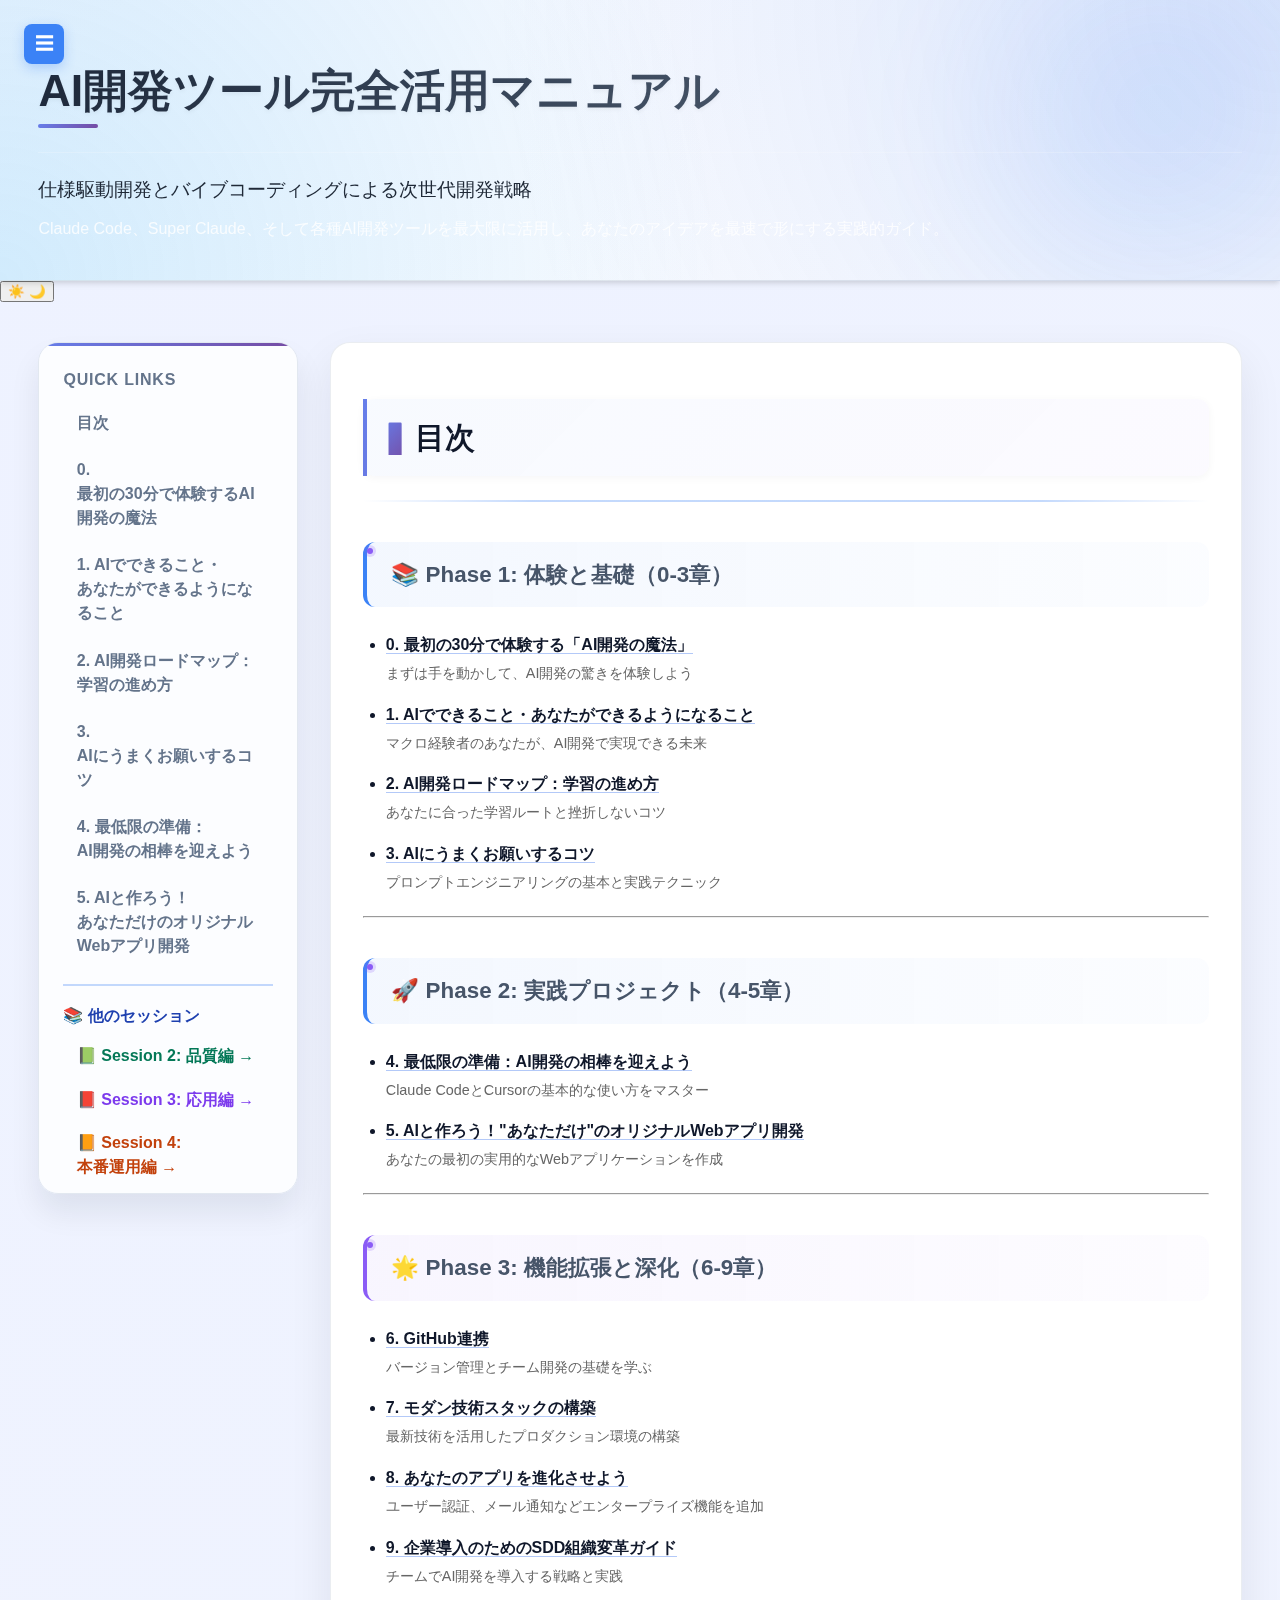
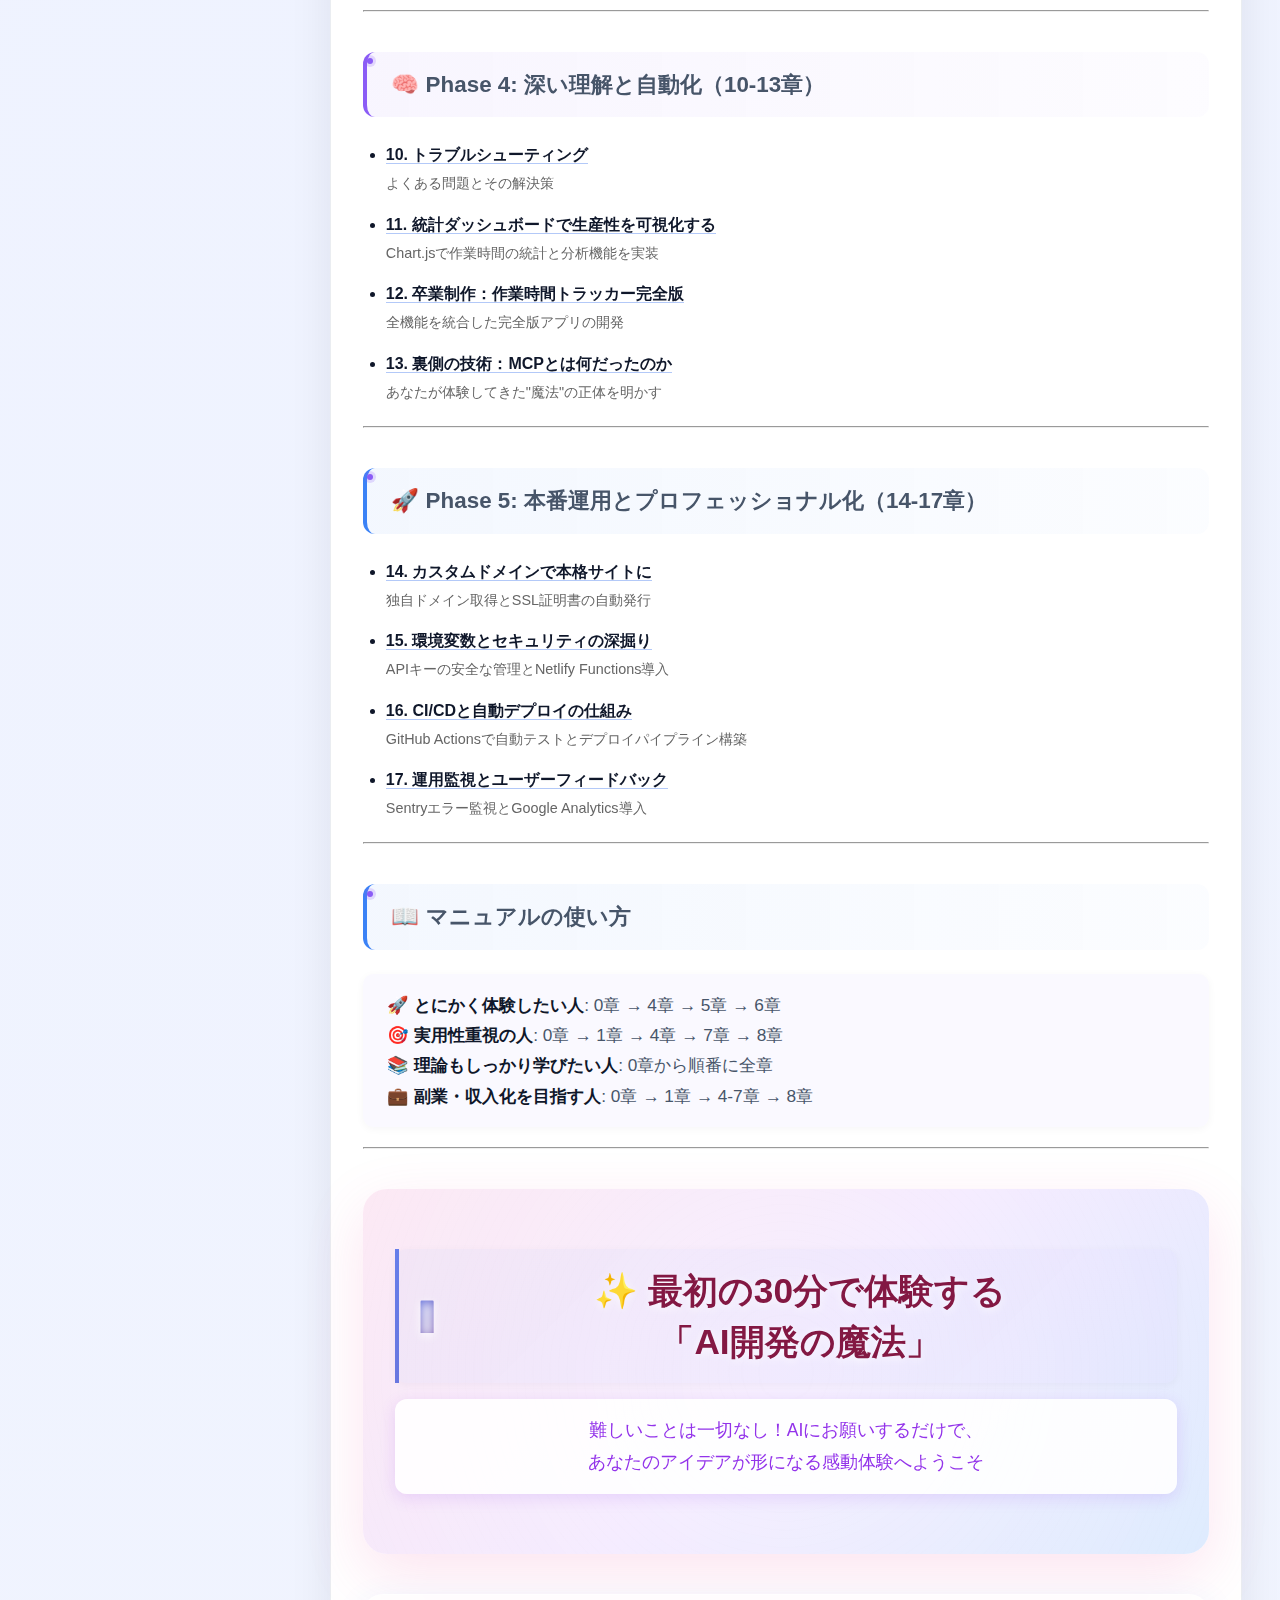
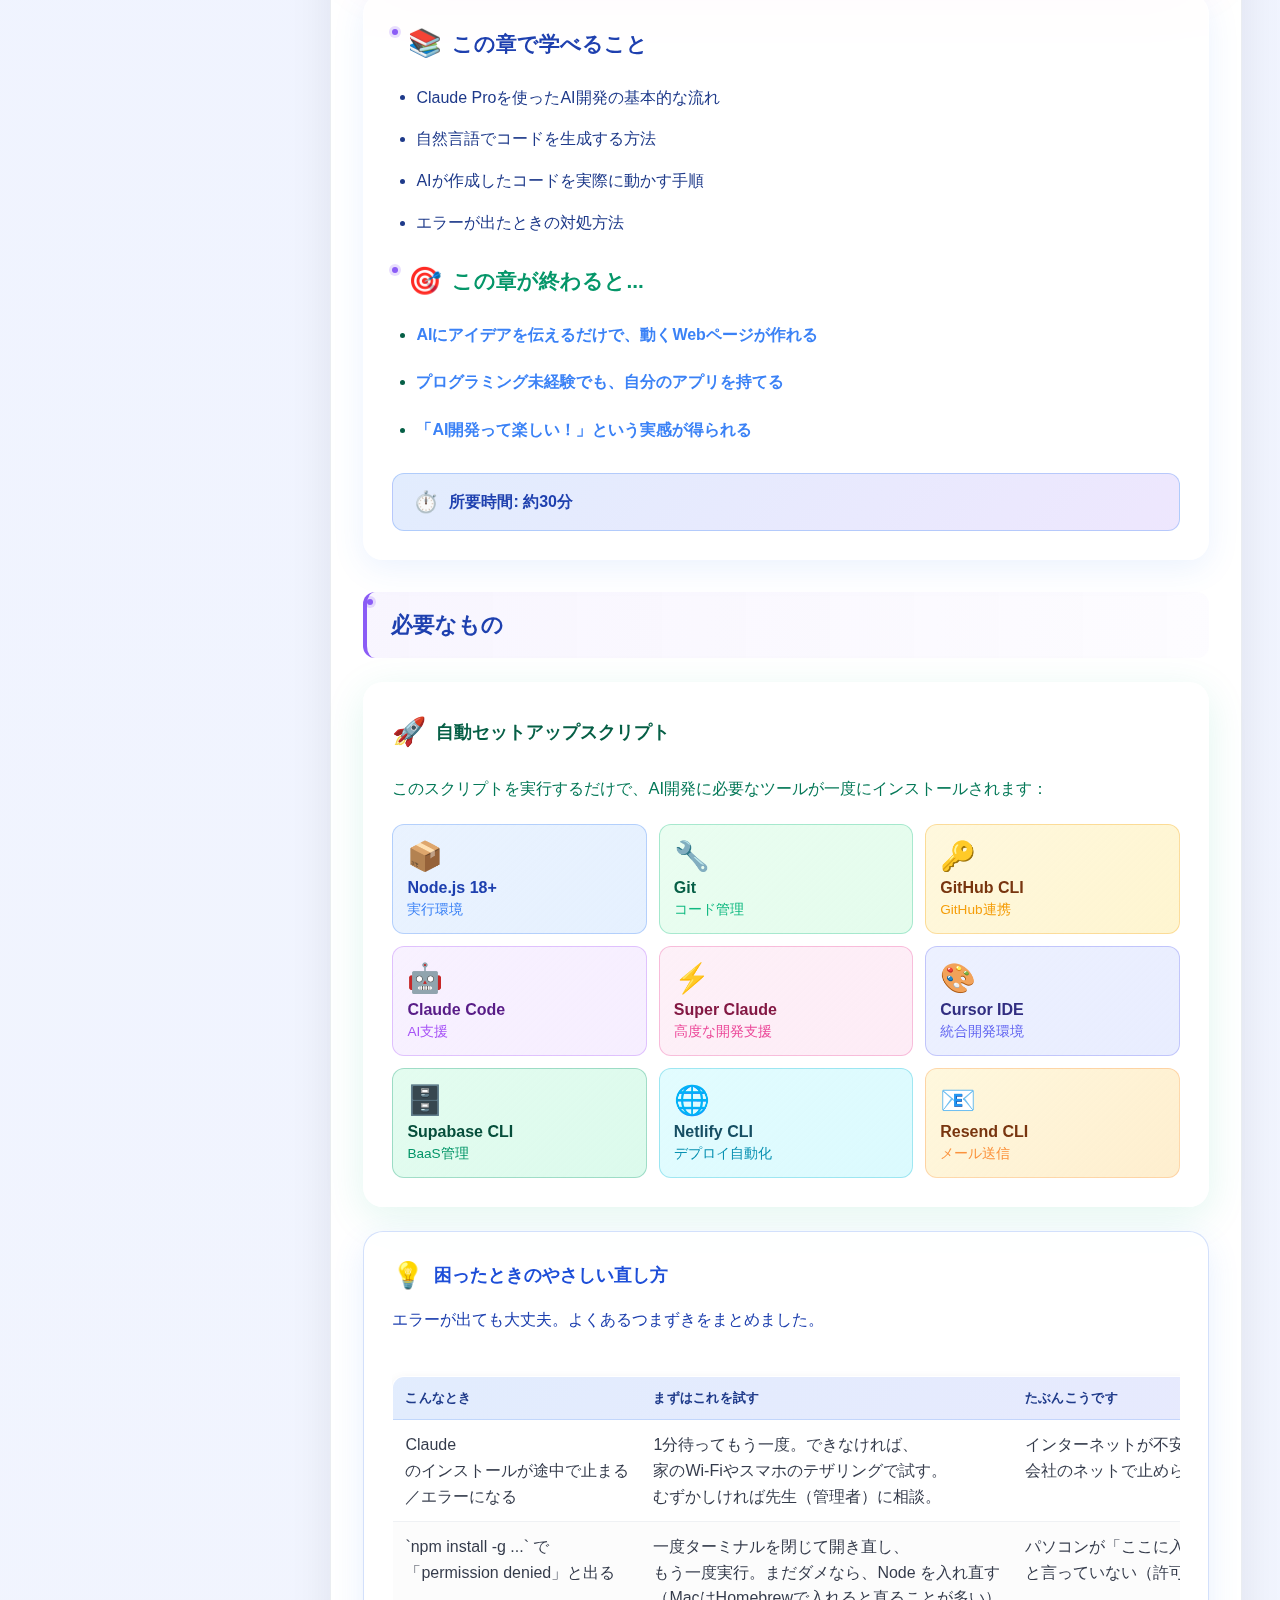
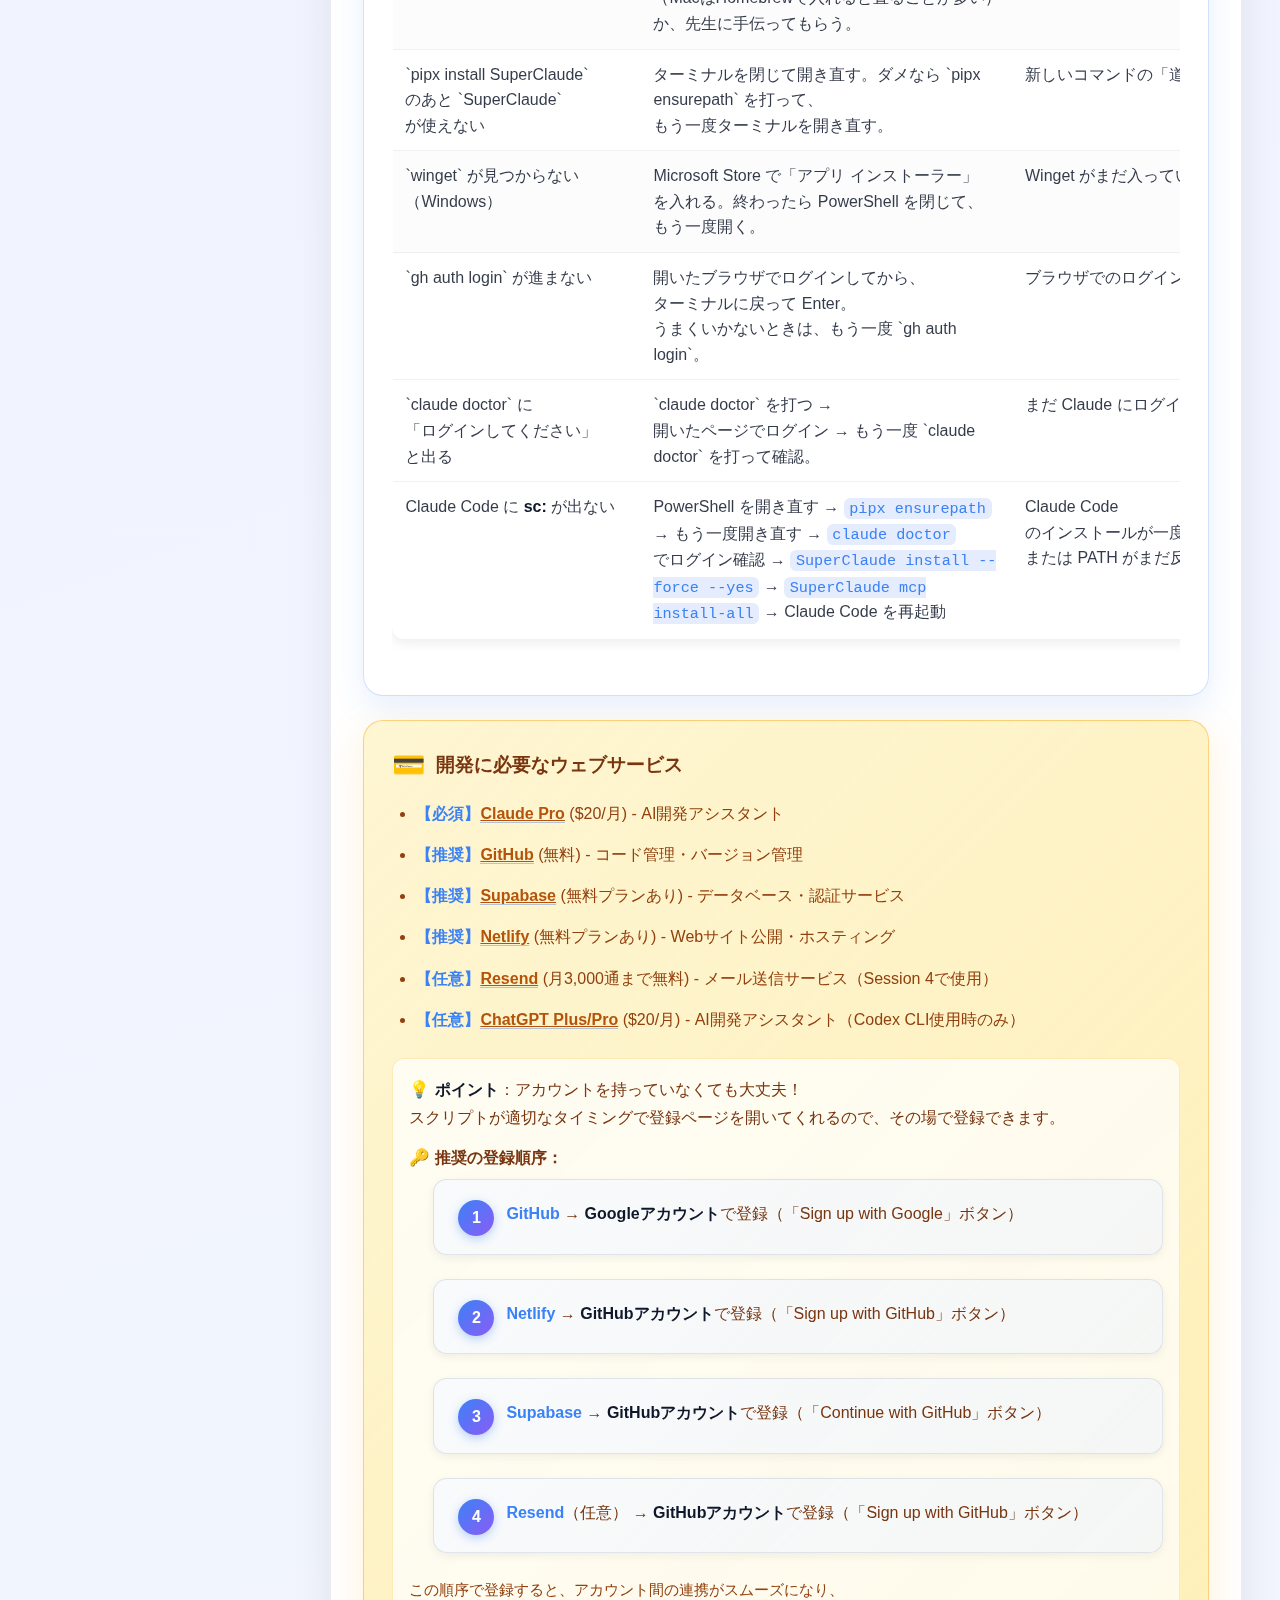
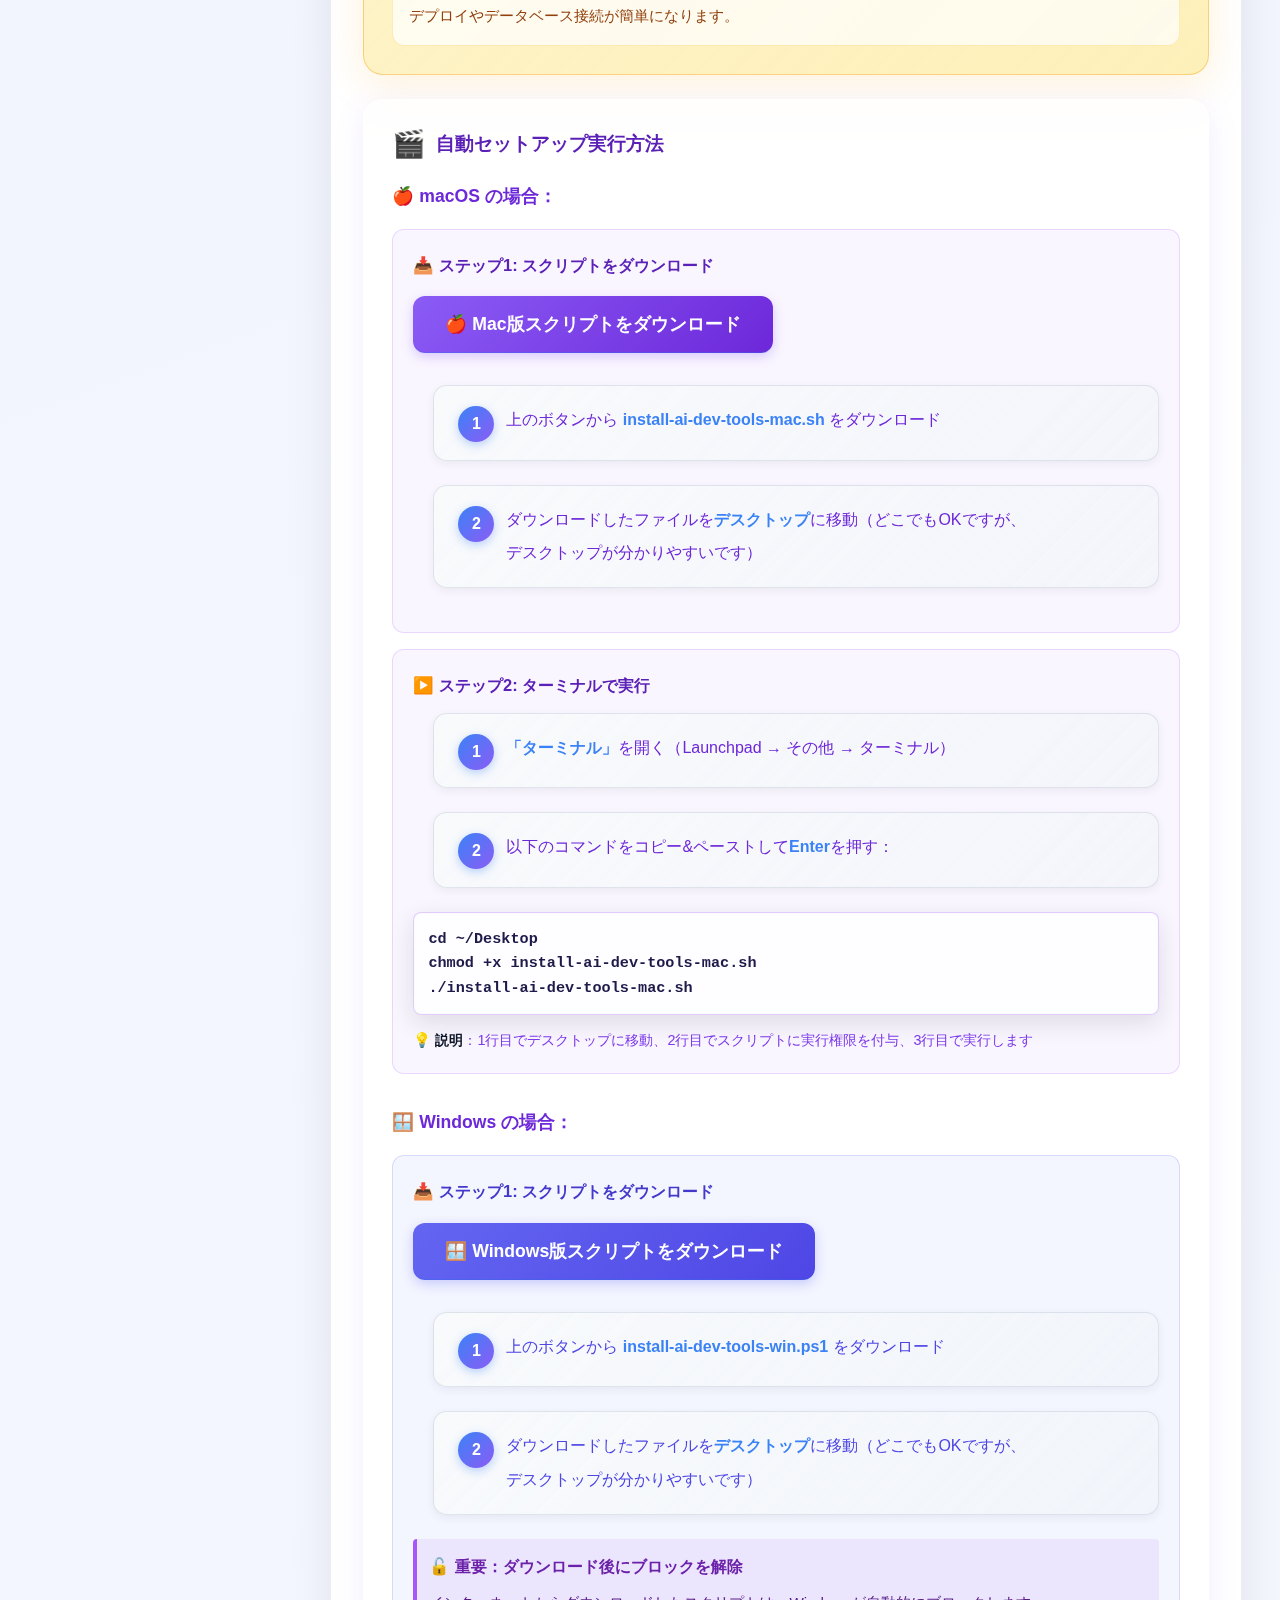
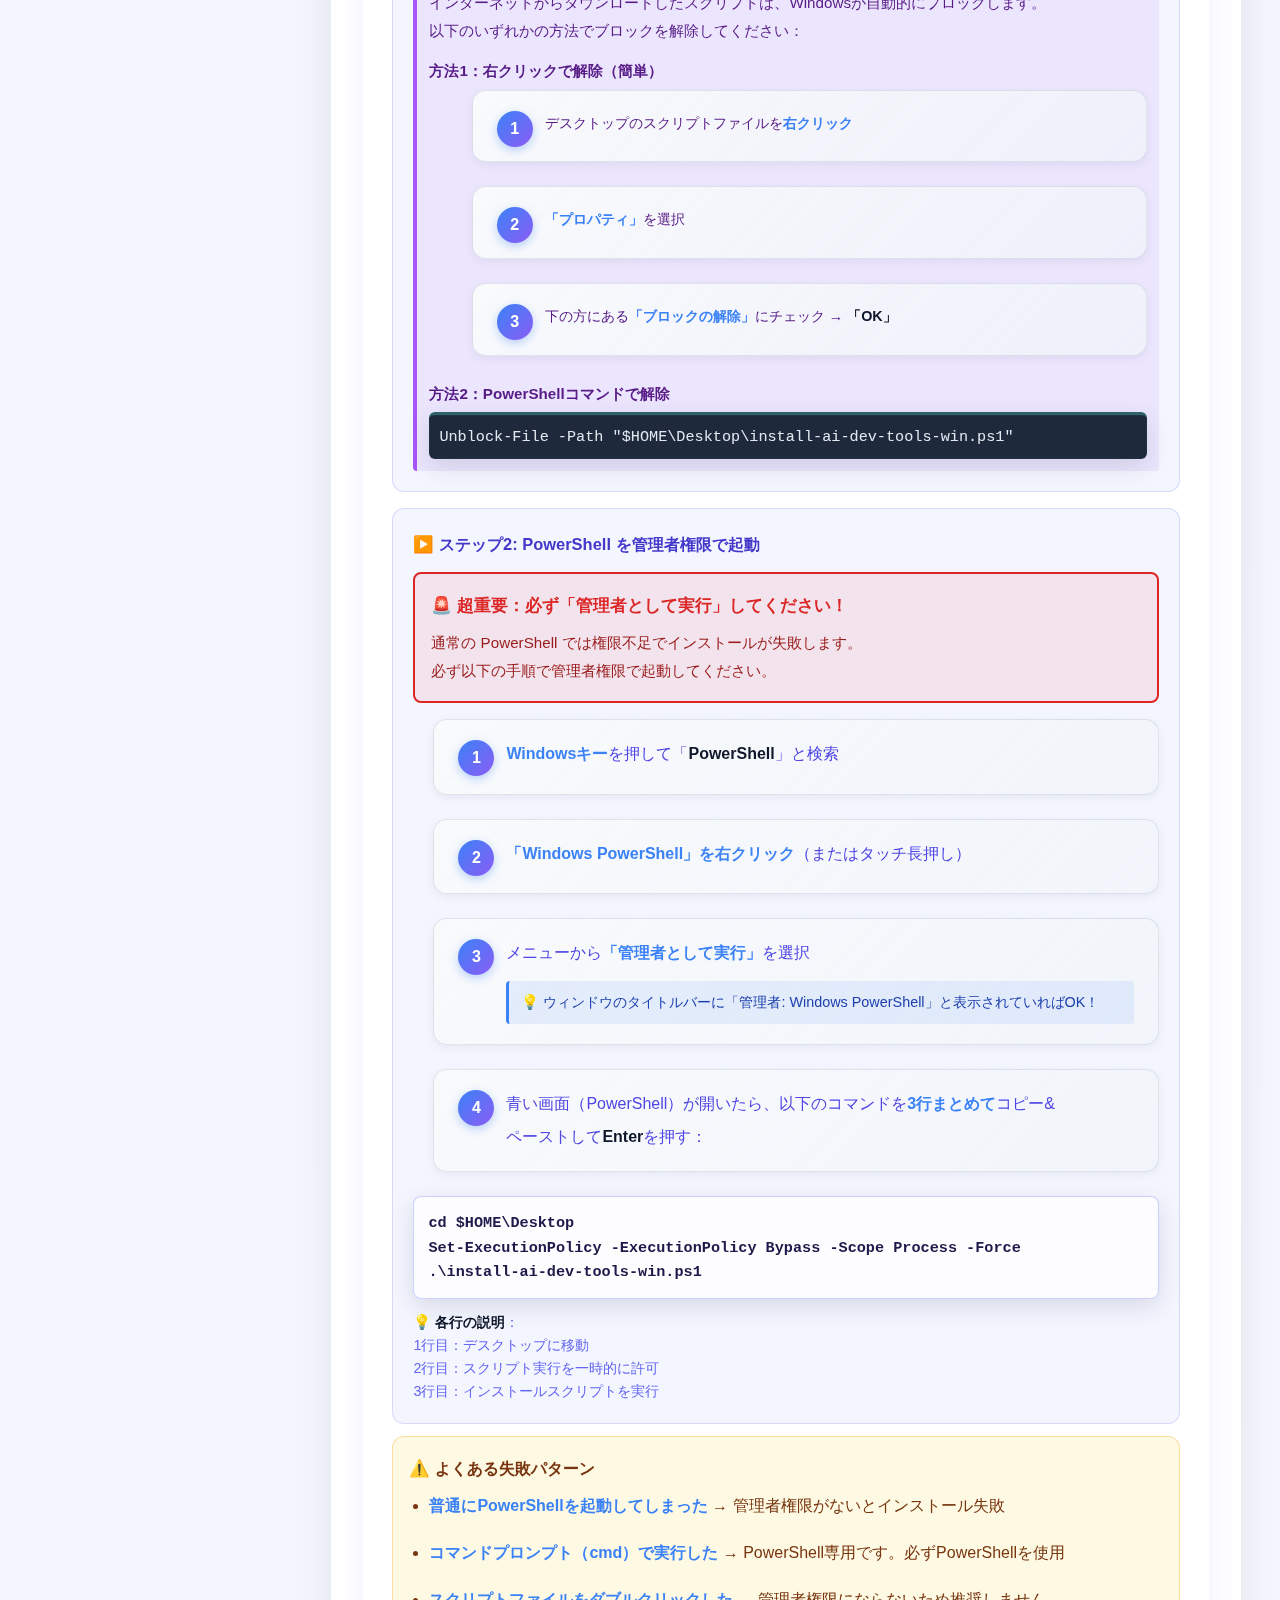
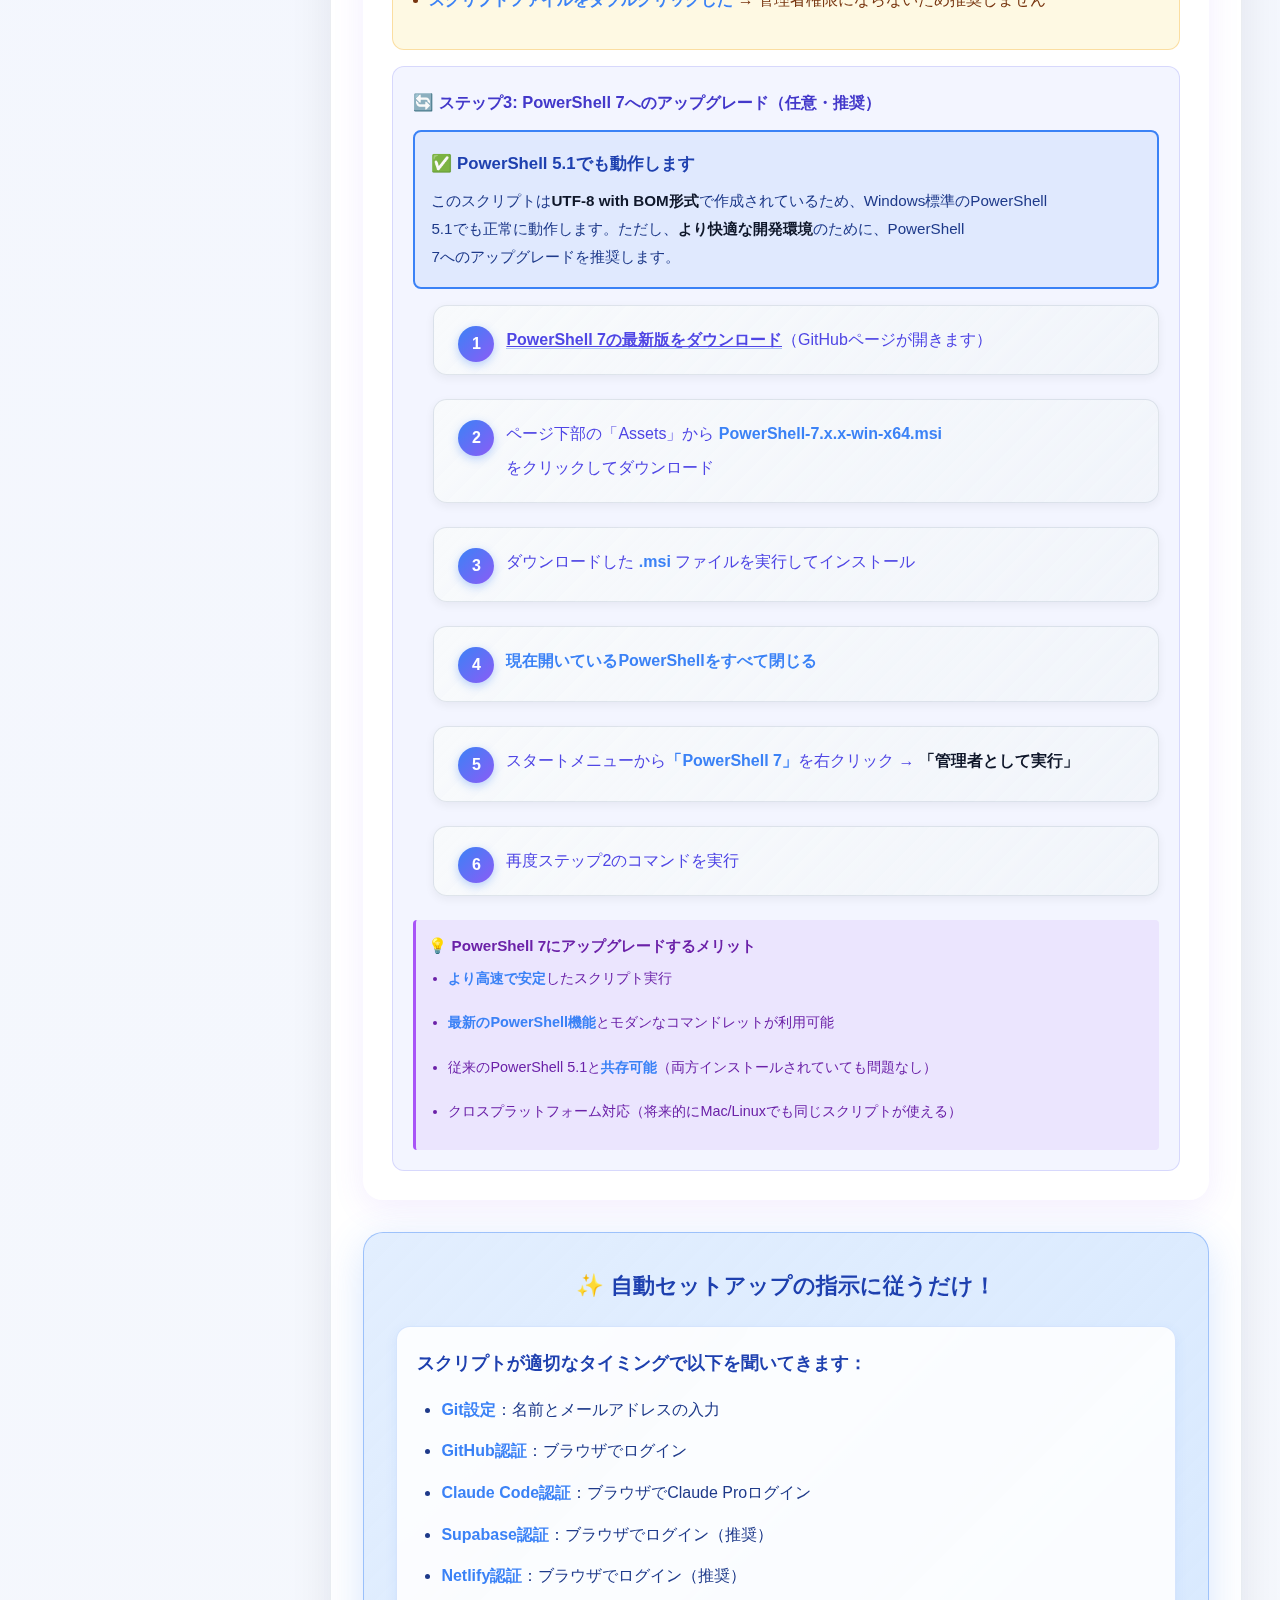
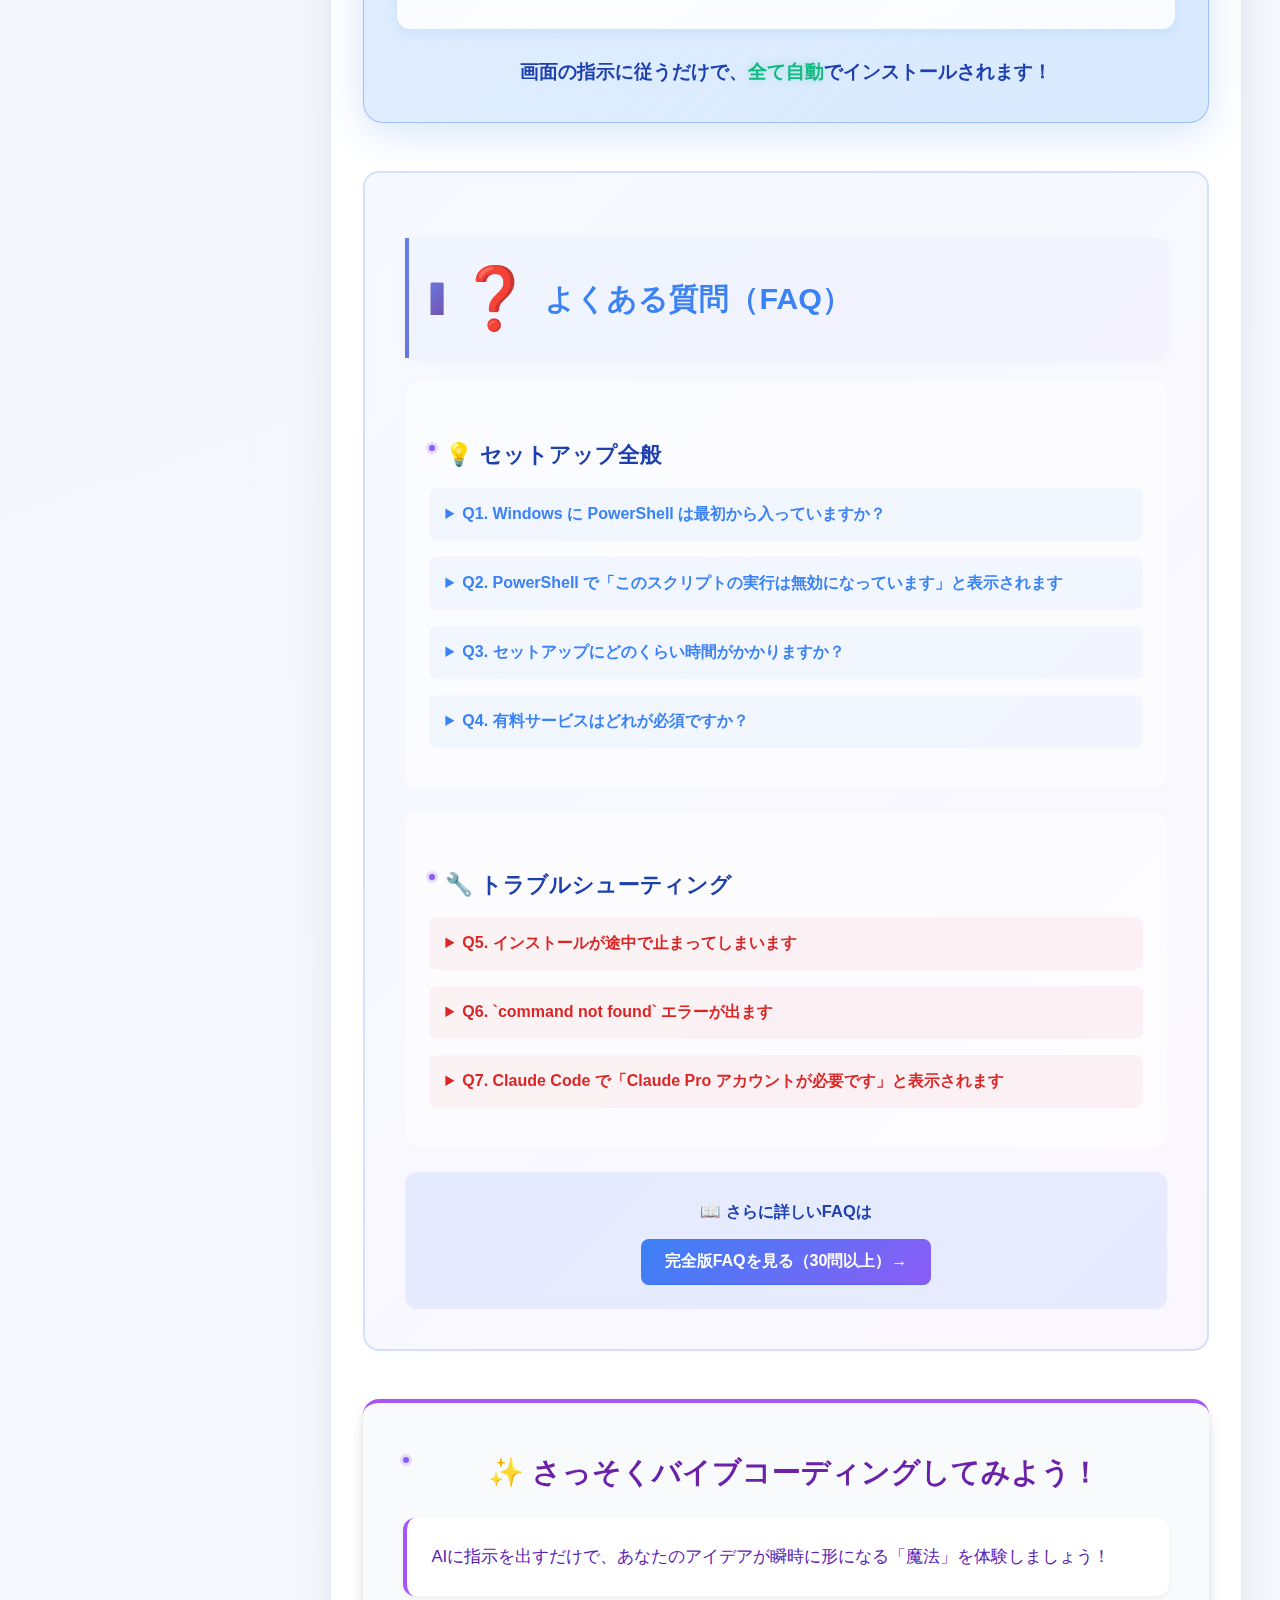
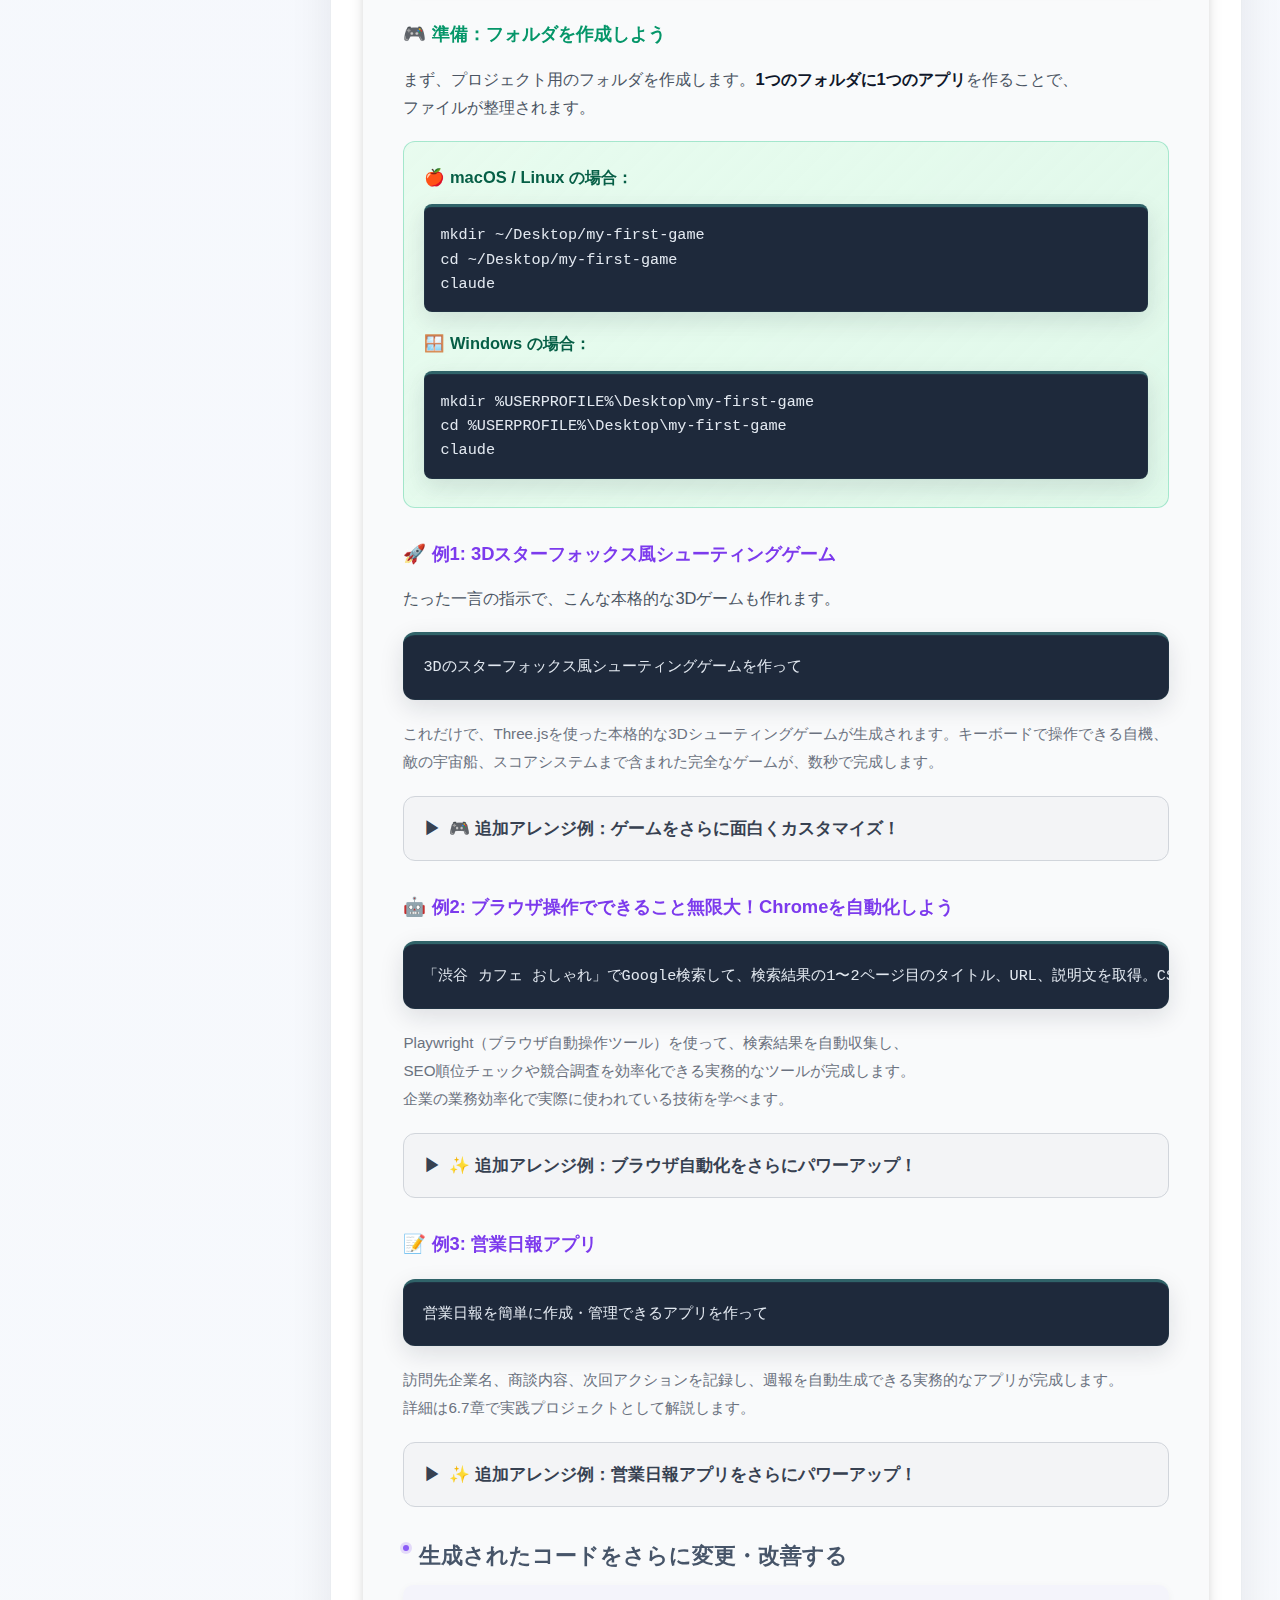
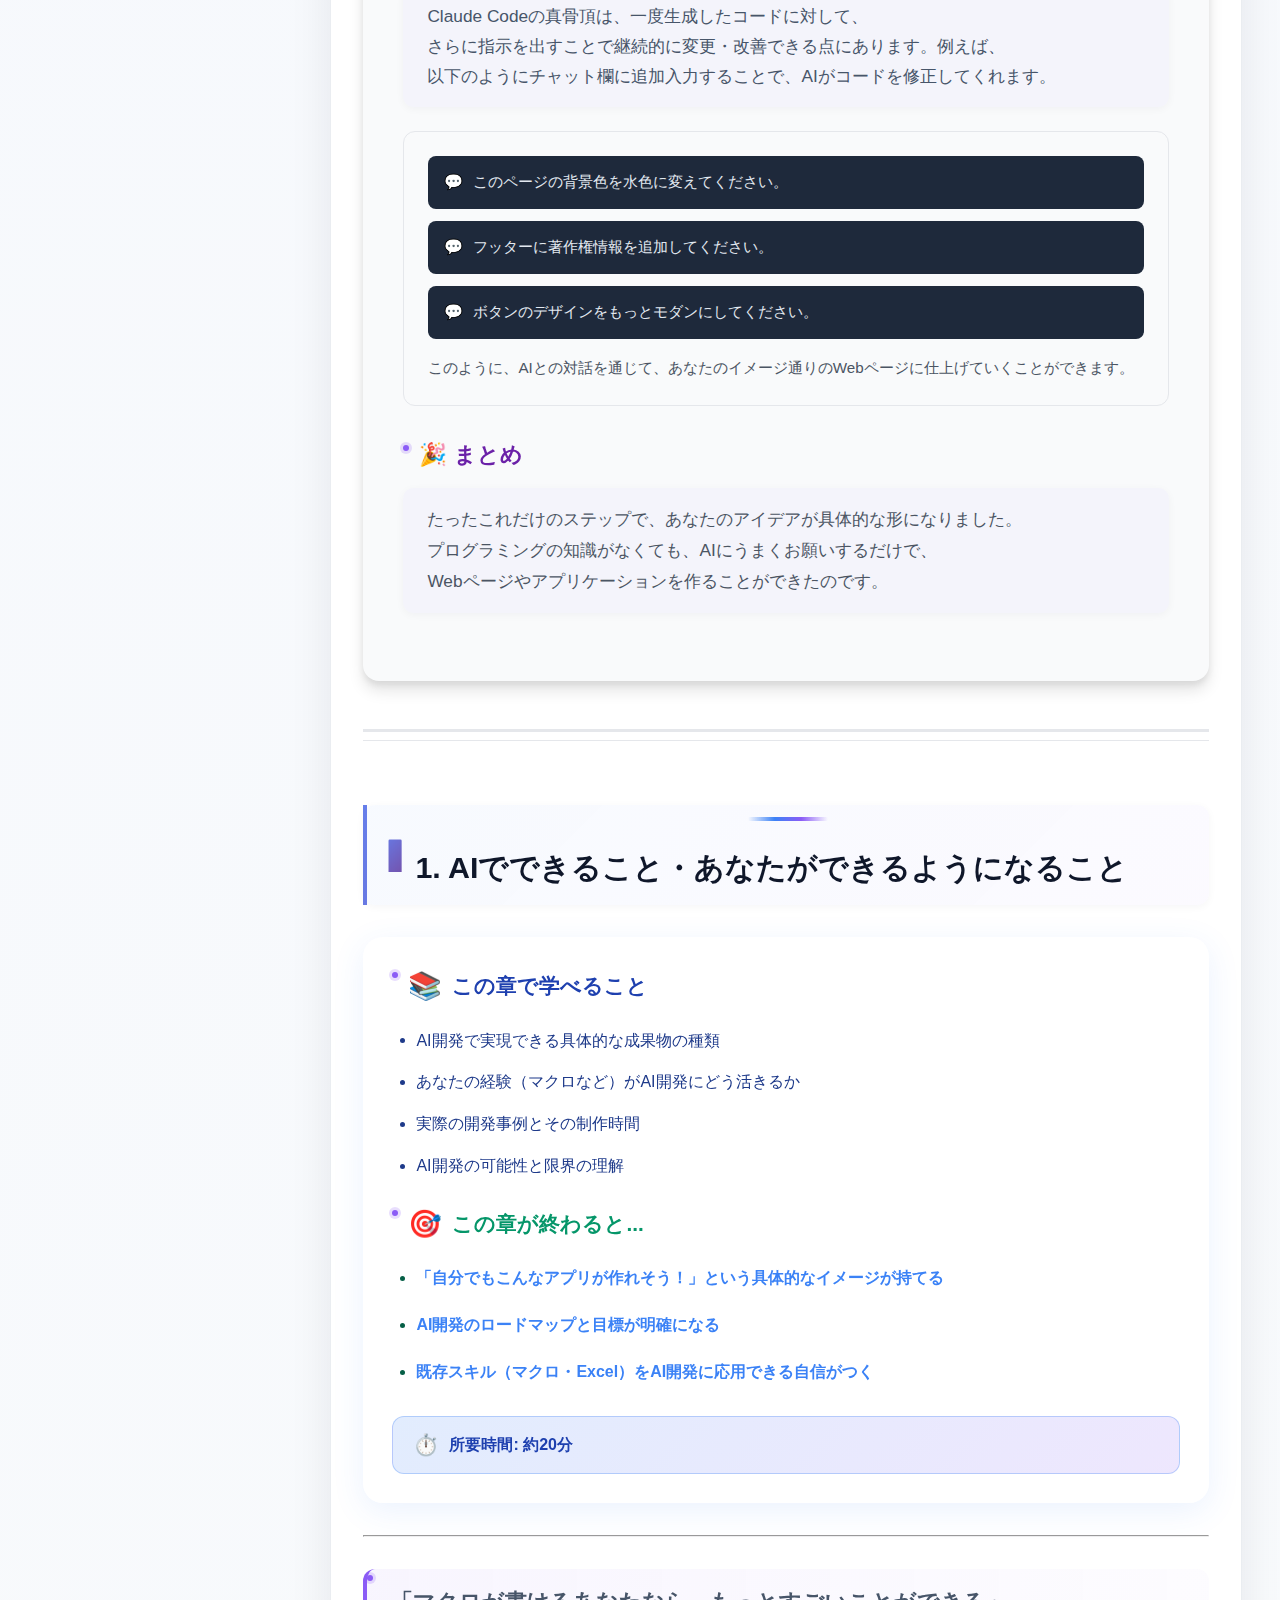
<file: site/ai/session-1-basics.html>
<!DOCTYPE html>
<html lang="ja">
<head>
  <meta charset="utf-8" />
  <meta name="viewport" content="width=device-width, initial-scale=1" />
  <title>AI開発ツール完全活用マニュアル</title>
  <link rel="stylesheet" href="../assets/manual.css" />
  <script>
    document.addEventListener('DOMContentLoaded', function() {
      // すべてのpreタグにコピーボタンを追加
      document.querySelectorAll('.manual-content pre').forEach(function(pre) {
        const button = document.createElement('button');
        button.className = 'code-copy-btn';
        button.textContent = 'コピー';

        button.addEventListener('click', function() {
          const code = pre.querySelector('code');
          const text = code ? code.textContent : pre.textContent;

          navigator.clipboard.writeText(text).then(function() {
            button.textContent = 'コピー完了！';
            button.classList.add('copied');

            setTimeout(function() {
              button.textContent = 'コピー';
              button.classList.remove('copied');
            }, 2000);
          }).catch(function(err) {
            console.error('コピー失敗:', err);
            button.textContent = 'エラー';
          });
        });

        pre.appendChild(button);
      });

      // ナビゲーショントグル機能
      const navToggle = document.getElementById('navToggle');
      const manualLayout = document.getElementById('manualLayout');
      const manualNav = document.getElementById('manualNav');

      if (navToggle && manualLayout && manualNav) {
        navToggle.addEventListener('click', function() {
          manualLayout.classList.toggle('nav-collapsed');
          navToggle.classList.toggle('active');
        });
      }
    });
  </script>
</head>
<body>
  <header class="manual-header">
    <div class="header-text">
      <h1>AI開発ツール完全活用マニュアル</h1>
      <hr style="margin: 1.5rem 0; border: none; border-top: 1px solid rgba(255, 255, 255, 0.2);">
      <h3 style="font-size: 1.2rem; font-weight: 400; margin-bottom: 1rem; color: #1f2937;">仕様駆動開発とバイブコーディングによる次世代開発戦略</h3>
      <p style="font-size: 1rem; margin-bottom: 0.5rem; color: rgba(255, 255, 255, 0.8);">Claude Code、Super Claude、そして各種AI開発ツールを最大限に活用し、あなたのアイデアを最速で形にする実践的ガイド。</p>

    </div>
  </header>
  <button class="nav-toggle" id="navToggle" aria-label="目次を開閉">☰</button>
  <button class="dark-mode-toggle" id="darkModeToggle" aria-label="ダークモード切り替え">
    <span class="light-icon">☀️</span>
    <span class="dark-icon">🌙</span>
  </button>
  <div class="manual-layout" id="manualLayout">
    <aside class="manual-nav" id="manualNav">
      <nav class="toc" aria-label="目次"><h2>Quick Links</h2>
<ol class="toc-list">
<li><a href="#目次"><strong>目次</strong></a></li>
<li><a href="#0-最初の30分で体験するai開発の魔法"><strong>0. 最初の30分で体験するAI開発の魔法</strong></a></li>
<li><a href="#1-aiでできることあなたができるようになること"><strong>1. AIでできること・あなたができるようになること</strong></a></li>
<li><a href="#2-ai開発ロードマップ学習の進め方"><strong>2. AI開発ロードマップ：学習の進め方</strong></a></li>
<li><a href="#3-aiにうまくお願いするコツ-計画的な進め方"><strong>3. AIにうまくお願いするコツ</strong></a></li>
<li><a href="#4-最低限の準備ai開発の相棒を迎えよう"><strong>4. 最低限の準備：AI開発の相棒を迎えよう</strong></a></li>
<li><a href="#5-aiと作ろうあなただけのオリジナルwebアプリ開発"><strong>5. AIと作ろう！あなただけのオリジナルWebアプリ開発</strong></a></li>
</ol>
<hr style="margin: 20px 0; border: none; border-top: 2px solid rgba(59, 130, 246, 0.3);">
<h3 style="font-size: 1em; margin: 16px 0 12px 0; color: #1e40af;">📚 他のセッション</h3>
<ul class="toc-list" style="list-style: none; padding-left: 0;">
<li style="margin-bottom: 8px;"><a href="session-2-quality.html" style="color: #047857; font-weight: 600;">📗 Session 2: 品質編 →</a></li>
<li style="margin-bottom: 8px;"><a href="session-3-advanced.html" style="color: #7c3aed; font-weight: 600;">📕 Session 3: 応用編 →</a></li>
<li style="margin-bottom: 8px;"><a href="session-4-production.html" style="color: #c2410c; font-weight: 600;">📙 Session 4: 本番運用編 →</a></li>
</ul>
</nav>
    </aside>
    <main class="manual-content">
      <h2 id="目次"><strong>目次</strong></h2>
<hr>
<h3>📚 Phase 1: 体験と基礎（0-3章）</h3>
<ul>
<li>
<a href="#0-%E6%9C%80%E5%88%9D%E3%81%AE30%E5%88%86%E3%81%A7%E4%BD%93%E9%A8%93%E3%81%99%E3%82%8Bai%E9%96%8B%E7%99%BA%E3%81%AE%E9%AD%94%E6%B3%95"><strong>0. 最初の30分で体験する「AI開発の魔法」</strong></a><br>
<span style="font-size: 0.9em; color: #666;">まずは手を動かして、AI開発の驚きを体験しよう</span>
</li>
<li>
<a href="#1-aiでできることあなたができるようになること"><strong>1. AIでできること・あなたができるようになること</strong></a><br>
<span style="font-size: 0.9em; color: #666;">マクロ経験者のあなたが、AI開発で実現できる未来</span>
</li>
<li>
<a href="#2-ai開発ロードマップ学習の進め方"><strong>2. AI開発ロードマップ：学習の進め方</strong></a><br>
<span style="font-size: 0.9em; color: #666;">あなたに合った学習ルートと挫折しないコツ</span>
</li>
<li>
<a href="#3-aiにうまくお願いするコツ-計画的な進め方"><strong>3. AIにうまくお願いするコツ</strong></a><br>
<span style="font-size: 0.9em; color: #666;">プロンプトエンジニアリングの基本と実践テクニック</span>
</li>
</ul>
<hr>
<h3>🚀 Phase 2: 実践プロジェクト（4-5章）</h3>
<ul>
<li>
<a href="#4-最低限の準備ai開発の相棒を迎えよう"><strong>4. 最低限の準備：AI開発の相棒を迎えよう</strong></a><br>
<span style="font-size: 0.9em; color: #666;">Claude CodeとCursorの基本的な使い方をマスター</span>
</li>
<li>
<a href="#5-aiと作ろうあなただけのオリジナルwebアプリ開発"><strong>5. AIと作ろう！"あなただけ"のオリジナルWebアプリ開発</strong></a><br>
<span style="font-size: 0.9em; color: #666;">あなたの最初の実用的なWebアプリケーションを作成</span>
</li>
</ul>
<hr>
<h3>🌟 Phase 3: 機能拡張と深化（6-9章）</h3>
<ul>
<li>
<a href="session-2-quality.html#6-github連携"><strong>6. GitHub連携</strong></a><br>
<span style="font-size: 0.9em; color: #666;">バージョン管理とチーム開発の基礎を学ぶ</span>
</li>
<li>
<a href="session-2-quality.html#7-モダン技術スタックの構築"><strong>7. モダン技術スタックの構築</strong></a><br>
<span style="font-size: 0.9em; color: #666;">最新技術を活用したプロダクション環境の構築</span>
</li>
<li>
<a href="session-2-quality.html#8-あなたのアプリを進化させよう機能追加プロジェクト"><strong>8. あなたのアプリを進化させよう</strong></a><br>
<span style="font-size: 0.9em; color: #666;">ユーザー認証、メール通知などエンタープライズ機能を追加</span>
</li>
<li>
<a href="session-2-quality.html#9-企業導入のためのsdd組織変革ガイド"><strong>9. 企業導入のためのSDD組織変革ガイド</strong></a><br>
<span style="font-size: 0.9em; color: #666;">チームでAI開発を導入する戦略と実践</span>
</li>
</ul>
<hr>
<h3>🧠 Phase 4: 深い理解と自動化（10-13章）</h3>
<ul>
<li>
<a href="#10-トラブルシューティング"><strong>10. トラブルシューティング</strong></a><br>
<span style="font-size: 0.9em; color: #666;">よくある問題とその解決策</span>
</li>
<li>
<a href="#11-統計ダッシュボードで生産性を可視化する"><strong>11. 統計ダッシュボードで生産性を可視化する</strong></a><br>
<span style="font-size: 0.9em; color: #666;">Chart.jsで作業時間の統計と分析機能を実装</span>
</li>
<li>
<a href="#12-卒業制作作業時間トラッカー完全版"><strong>12. 卒業制作：作業時間トラッカー完全版</strong></a><br>
<span style="font-size: 0.9em; color: #666;">全機能を統合した完全版アプリの開発</span>
</li>
<li>
<a href="#13-裏側の技術mcpとは何だったのか"><strong>13. 裏側の技術：MCPとは何だったのか</strong></a><br>
<span style="font-size: 0.9em; color: #666;">あなたが体験してきた"魔法"の正体を明かす</span>
</li>
</ul>
<hr>
<h3>🚀 Phase 5: 本番運用とプロフェッショナル化（14-17章）</h3>
<ul>
<li>
<a href="session-4-production.html#14-カスタムドメインで本格サイトに"><strong>14. カスタムドメインで本格サイトに</strong></a><br>
<span style="font-size: 0.9em; color: #666;">独自ドメイン取得とSSL証明書の自動発行</span>
</li>
<li>
<a href="session-4-production.html#15-環境変数とセキュリティの深掘り"><strong>15. 環境変数とセキュリティの深掘り</strong></a><br>
<span style="font-size: 0.9em; color: #666;">APIキーの安全な管理とNetlify Functions導入</span>
</li>
<li>
<a href="session-4-production.html#16-cicdと自動デプロイの仕組み"><strong>16. CI/CDと自動デプロイの仕組み</strong></a><br>
<span style="font-size: 0.9em; color: #666;">GitHub Actionsで自動テストとデプロイパイプライン構築</span>
</li>
<li>
<a href="session-4-production.html#17-運用監視とユーザーフィードバック"><strong>17. 運用監視とユーザーフィードバック</strong></a><br>
<span style="font-size: 0.9em; color: #666;">Sentryエラー監視とGoogle Analytics導入</span>
</li>
</ul>
<hr>
<h3>📖 マニュアルの使い方</h3>
<p><strong>🚀 とにかく体験したい人</strong>: 0章 → 4章 → 5章 → 6章<br>
<strong>🎯 実用性重視の人</strong>: 0章 → 1章 → 4章 → 7章 → 8章<br>
<strong>📚 理論もしっかり学びたい人</strong>: 0章から順番に全章<br>
<strong>💼 副業・収入化を目指す人</strong>: 0章 → 1章 → 4-7章 → 8章</p>
<hr>
<!-- グラスモーフィズム Hero Section -->
<div style="background: linear-gradient(135deg, #fce7f3 0%, #f3e8ff 50%, #dbeafe 100%); padding: 60px 32px; border-radius: 24px; margin: 40px 0; position: relative; overflow: hidden; box-shadow: 0 20px 60px rgba(236, 72, 153, 0.15);">
  <div style="position: absolute; top: -50%; left: -50%; width: 200%; height: 200%; background: radial-gradient(circle, rgba(255,255,255,0.3) 0%, transparent 70%); filter: blur(40px);"></div>
  <div style="position: relative; z-index: 1;">
    <h2 id="0-最初の30分で体験するai開発の魔法" style="color: #831843; margin: 0 0 16px 0; font-size: 2.2em; text-align: center; text-shadow: 0 2px 10px rgba(255,255,255,0.8);">
      ✨ 最初の30分で体験する<br>「AI開発の魔法」
    </h2>
    <p style="margin: 0; text-align: center; font-size: 1.1em; color: #9333ea; font-weight: 500; background: rgba(255, 255, 255, 0.9); padding: 16px 24px; border-radius: 12px; box-shadow: 0 4px 16px rgba(147, 51, 234, 0.15);">難しいことは一切なし！AIにお願いするだけで、あなたのアイデアが形になる感動体験へようこそ</p>
  </div>
</div>

<!-- 学習目標セクション - グラスモーフィズム -->
<div style="background: rgba(255, 255, 255, 0.4); backdrop-filter: blur(20px); -webkit-backdrop-filter: blur(20px); border: 1px solid rgba(255, 255, 255, 0.6); padding: 28px; border-radius: 20px; margin: 32px 0; box-shadow: 0 8px 32px rgba(59, 130, 246, 0.1);">
  <h3 style="margin: 0 0 20px 0; color: #1e40af; display: flex; align-items: center; gap: 10px; font-size: 1.3em;">
    <span style="font-size: 1.3em;">📚</span>
    <span>この章で学べること</span>
  </h3>
  <ul style="margin: 0 0 24px 0; padding-left: 24px; color: #1e3a8a; line-height: 2;">
    <li>Claude Proを使ったAI開発の基本的な流れ</li>
    <li>自然言語でコードを生成する方法</li>
    <li>AIが作成したコードを実際に動かす手順</li>
    <li>エラーが出たときの対処方法</li>
  </ul>

  <h3 style="margin: 0 0 20px 0; color: #059669; display: flex; align-items: center; gap: 10px; font-size: 1.3em;">
    <span style="font-size: 1.3em;">🎯</span>
    <span>この章が終わると...</span>
  </h3>
  <ul style="margin: 0 0 24px 0; padding-left: 24px; color: #065f46; line-height: 2;">
    <li><strong>AIにアイデアを伝えるだけで、動くWebページが作れる</strong></li>
    <li><strong>プログラミング未経験でも、自分のアプリを持てる</strong></li>
    <li><strong>「AI開発って楽しい！」という実感が得られる</strong></li>
  </ul>

  <div style="background: linear-gradient(135deg, rgba(59, 130, 246, 0.15) 0%, rgba(139, 92, 246, 0.15) 100%); padding: 16px 20px; border-radius: 12px; border: 1px solid rgba(59, 130, 246, 0.3);">
    <div style="display: flex; align-items: center; gap: 10px; color: #1e40af; font-weight: 600;">
      <span style="font-size: 1.3em;">⏱️</span>
      <span>所要時間: 約30分</span>
    </div>
  </div>
</div>

<h3 id="必要なもの" style="color: #1e40af; margin: 32px 0 20px 0;">必要なもの</h3>

<!-- 自動セットアップスクリプト - グラスモーフィズム -->
<div style="background: rgba(255, 255, 255, 0.5); backdrop-filter: blur(20px); -webkit-backdrop-filter: blur(20px); border: 1px solid rgba(255, 255, 255, 0.7); border-radius: 20px; padding: 28px; margin: 24px 0; box-shadow: 0 10px 40px rgba(16, 185, 129, 0.12);">
  <h4 id="-自動セットアップスクリプトで一気にインストール推奨" style="margin: 0 0 20px 0; color: #065f46; display: flex; align-items: center; gap: 10px;">
    <span style="font-size: 1.5em;">🚀</span>
    <span>自動セットアップスクリプト</span>
  </h4>
  <p style="margin: 0 0 20px 0; color: #047857; font-weight: 500;">このスクリプトを実行するだけで、AI開発に必要なツールが一度にインストールされます：</p>

  <!-- ツールカードグリッド -->
  <div style="display: grid; grid-template-columns: repeat(auto-fit, minmax(200px, 1fr)); gap: 12px;">
    <div style="background: linear-gradient(135deg, rgba(219, 234, 254, 0.6) 0%, rgba(191, 219, 254, 0.4) 100%); backdrop-filter: blur(10px); padding: 14px; border-radius: 12px; border: 1px solid rgba(59, 130, 246, 0.3);">
      <div style="font-size: 1.8em; margin-bottom: 6px;">📦</div>
      <div style="font-weight: bold; color: #1e40af; margin-bottom: 4px;">Node.js 18+</div>
      <div style="font-size: 0.85em; color: #3b82f6;">実行環境</div>
    </div>

    <div style="background: linear-gradient(135deg, rgba(220, 252, 231, 0.6) 0%, rgba(187, 247, 208, 0.4) 100%); backdrop-filter: blur(10px); padding: 14px; border-radius: 12px; border: 1px solid rgba(16, 185, 129, 0.3);">
      <div style="font-size: 1.8em; margin-bottom: 6px;">🔧</div>
      <div style="font-weight: bold; color: #065f46; margin-bottom: 4px;">Git</div>
      <div style="font-size: 0.85em; color: #10b981;">コード管理</div>
    </div>

    <div style="background: linear-gradient(135deg, rgba(254, 243, 199, 0.6) 0%, rgba(253, 230, 138, 0.4) 100%); backdrop-filter: blur(10px); padding: 14px; border-radius: 12px; border: 1px solid rgba(245, 158, 11, 0.3);">
      <div style="font-size: 1.8em; margin-bottom: 6px;">🔑</div>
      <div style="font-weight: bold; color: #78350f; margin-bottom: 4px;">GitHub CLI</div>
      <div style="font-size: 0.85em; color: #f59e0b;">GitHub連携</div>
    </div>

    <div style="background: linear-gradient(135deg, rgba(243, 232, 255, 0.6) 0%, rgba(233, 213, 255, 0.4) 100%); backdrop-filter: blur(10px); padding: 14px; border-radius: 12px; border: 1px solid rgba(168, 85, 247, 0.3);">
      <div style="font-size: 1.8em; margin-bottom: 6px;">🤖</div>
      <div style="font-weight: bold; color: #581c87; margin-bottom: 4px;">Claude Code</div>
      <div style="font-size: 0.85em; color: #a855f7;">AI支援</div>
    </div>

    <div style="background: linear-gradient(135deg, rgba(252, 231, 243, 0.6) 0%, rgba(251, 207, 232, 0.4) 100%); backdrop-filter: blur(10px); padding: 14px; border-radius: 12px; border: 1px solid rgba(236, 72, 153, 0.3);">
      <div style="font-size: 1.8em; margin-bottom: 6px;">⚡</div>
      <div style="font-weight: bold; color: #831843; margin-bottom: 4px;">Super Claude</div>
      <div style="font-size: 0.85em; color: #ec4899;">高度な開発支援</div>
    </div>

    <div style="background: linear-gradient(135deg, rgba(224, 231, 255, 0.6) 0%, rgba(199, 210, 254, 0.4) 100%); backdrop-filter: blur(10px); padding: 14px; border-radius: 12px; border: 1px solid rgba(99, 102, 241, 0.3);">
      <div style="font-size: 1.8em; margin-bottom: 6px;">🎨</div>
      <div style="font-weight: bold; color: #312e81; margin-bottom: 4px;">Cursor IDE</div>
      <div style="font-size: 0.85em; color: #6366f1;">統合開発環境</div>
    </div>

    <div style="background: linear-gradient(135deg, rgba(209, 250, 229, 0.6) 0%, rgba(167, 243, 208, 0.4) 100%); backdrop-filter: blur(10px); padding: 14px; border-radius: 12px; border: 1px solid rgba(5, 150, 105, 0.3);">
      <div style="font-size: 1.8em; margin-bottom: 6px;">🗄️</div>
      <div style="font-weight: bold; color: #064e3b; margin-bottom: 4px;">Supabase CLI</div>
      <div style="font-size: 0.85em; color: #059669;">BaaS管理</div>
    </div>

    <div style="background: linear-gradient(135deg, rgba(207, 250, 254, 0.6) 0%, rgba(165, 243, 252, 0.4) 100%); backdrop-filter: blur(10px); padding: 14px; border-radius: 12px; border: 1px solid rgba(6, 182, 212, 0.3);">
      <div style="font-size: 1.8em; margin-bottom: 6px;">🌐</div>
      <div style="font-weight: bold; color: #164e63; margin-bottom: 4px;">Netlify CLI</div>
      <div style="font-size: 0.85em; color: #0891b2;">デプロイ自動化</div>
    </div>

    <div style="background: linear-gradient(135deg, rgba(254, 243, 199, 0.6) 0%, rgba(253, 213, 134, 0.4) 100%); backdrop-filter: blur(10px); padding: 14px; border-radius: 12px; border: 1px solid rgba(251, 146, 60, 0.3);">
      <div style="font-size: 1.8em; margin-bottom: 6px;">📧</div>
      <div style="font-weight: bold; color: #78350f; margin-bottom: 4px;">Resend CLI</div>
      <div style="font-size: 0.85em; color: #fb923c;">メール送信</div>
    </div>
  </div>
</div>

<!-- Troubleshooting Table - Soft Guidance -->
<div style="background: rgba(255, 255, 255, 0.6); backdrop-filter: blur(16px); -webkit-backdrop-filter: blur(16px); border: 1px solid rgba(37, 99, 235, 0.2); border-radius: 20px; padding: 28px; margin: 24px 0; box-shadow: 0 12px 32px rgba(59, 130, 246, 0.12);">
  <h5 style="margin: 0 0 16px 0; color: #1d4ed8; display: flex; align-items: center; gap: 10px; font-size: 1.15em;">
    <span style="font-size: 1.4em;">💡</span>
    <span>困ったときのやさしい直し方</span>
  </h5>
  <p style="margin: 0 0 16px 0; color: #1e40af; line-height: 1.6;">エラーが出ても大丈夫。よくあるつまずきをまとめました。</p>
  <div style="overflow-x: auto;">
    <table style="width: 100%; border-collapse: collapse; font-size: 0.95em;">
      <thead>
        <tr style="background: rgba(59, 130, 246, 0.08);">
          <th style="padding: 12px; text-align: left; color: #1e3a8a; border-bottom: 1px solid rgba(59, 130, 246, 0.2);">こんなとき</th>
          <th style="padding: 12px; text-align: left; color: #1e3a8a; border-bottom: 1px solid rgba(59, 130, 246, 0.2);">まずはこれを試す</th>
          <th style="padding: 12px; text-align: left; color: #1e3a8a; border-bottom: 1px solid rgba(59, 130, 246, 0.2);">たぶんこうです</th>
        </tr>
      </thead>
      <tbody>
        <tr style="border-bottom: 1px solid rgba(148, 163, 184, 0.25);">
          <td style="padding: 12px; vertical-align: top;">Claude のインストールが途中で止まる／エラーになる</td>
          <td style="padding: 12px; vertical-align: top;">1分待ってもう一度。できなければ、家のWi‑Fiやスマホのテザリングで試す。むずかしければ先生（管理者）に相談。</td>
          <td style="padding: 12px; vertical-align: top;">インターネットが不安定、または学校・会社のネットで止められている</td>
        </tr>
        <tr style="border-bottom: 1px solid rgba(148, 163, 184, 0.25); background: rgba(244, 244, 245, 0.3);">
          <td style="padding: 12px; vertical-align: top;">`npm install -g ...` で「permission denied」と出る</td>
          <td style="padding: 12px; vertical-align: top;">一度ターミナルを閉じて開き直し、もう一度実行。まだダメなら、Node を入れ直す（MacはHomebrewで入れると直ることが多い）か、先生に手伝ってもらう。</td>
          <td style="padding: 12px; vertical-align: top;">パソコンが「ここに入れていいよ」と言っていない（許可がない）</td>
        </tr>
        <tr style="border-bottom: 1px solid rgba(148, 163, 184, 0.25);">
          <td style="padding: 12px; vertical-align: top;">`pipx install SuperClaude` のあと `SuperClaude` が使えない</td>
          <td style="padding: 12px; vertical-align: top;">ターミナルを閉じて開き直す。ダメなら `pipx ensurepath` を打って、もう一度ターミナルを開き直す。</td>
          <td style="padding: 12px; vertical-align: top;">新しいコマンドの「道」がまだ通っていない</td>
        </tr>
        <tr style="border-bottom: 1px solid rgba(148, 163, 184, 0.25); background: rgba(244, 244, 245, 0.3);">
          <td style="padding: 12px; vertical-align: top;">`winget` が見つからない（Windows）</td>
          <td style="padding: 12px; vertical-align: top;">Microsoft Store で「アプリ インストーラー」を入れる。終わったら PowerShell を閉じて、もう一度開く。</td>
          <td style="padding: 12px; vertical-align: top;">Winget がまだ入っていない</td>
        </tr>
        <tr style="border-bottom: 1px solid rgba(148, 163, 184, 0.25);">
          <td style="padding: 12px; vertical-align: top;">`gh auth login` が進まない</td>
          <td style="padding: 12px; vertical-align: top;">開いたブラウザでログインしてから、ターミナルに戻って Enter。うまくいかないときは、もう一度 `gh auth login`。</td>
          <td style="padding: 12px; vertical-align: top;">ブラウザでのログインがまだ</td>
        </tr>
        <tr>
          <td style="padding: 12px; vertical-align: top;">`claude doctor` に「ログインしてください」と出る</td>
          <td style="padding: 12px; vertical-align: top;">`claude doctor` を打つ → 開いたページでログイン → もう一度 `claude doctor` を打って確認。</td>
          <td style="padding: 12px; vertical-align: top;">まだ Claude にログインしていない</td>
        </tr>
        <tr style="border-top: 1px solid rgba(148, 163, 184, 0.15);">
          <td style="padding: 12px; vertical-align: top;">Claude Code に <strong>sc:</strong> が出ない</td>
          <td style="padding: 12px; vertical-align: top;">PowerShell を開き直す → <code>pipx ensurepath</code> → もう一度開き直す → <code>claude doctor</code> でログイン確認 → <code>SuperClaude install --force --yes</code> → <code>SuperClaude mcp install-all</code> → Claude Code を再起動</td>
          <td style="padding: 12px; vertical-align: top;">Claude Code のインストールが一度失敗して連携が未完了、または PATH がまだ反映されていない</td>
        </tr>
      </tbody>
    </table>
  </div>
</div>

<!-- 必要なアカウント - グラスモーフィズム（アンバー系） -->
<div style="background: linear-gradient(135deg, rgba(254, 243, 199, 0.8) 0%, rgba(253, 230, 138, 0.6) 100%); backdrop-filter: blur(20px); -webkit-backdrop-filter: blur(20px); border: 1px solid rgba(245, 158, 11, 0.4); border-radius: 20px; padding: 28px; margin: 24px 0; box-shadow: 0 10px 40px rgba(245, 158, 11, 0.15);">
  <h5 style="margin: 0 0 20px 0; color: #78350f; display: flex; align-items: center; gap: 10px; font-size: 1.2em;">
    <span style="font-size: 1.4em;">💳</span>
    <span>開発に必要なウェブサービス</span>
  </h5>

  <ul style="margin: 0 0 20px 0; padding-left: 24px; color: #92400e;">
    <li style="margin-bottom: 10px; line-height: 1.6;"><strong>【必須】<a href="https://claude.ai/" target="_blank" rel="noopener noreferrer" style="color: #b45309; text-decoration: underline;">Claude Pro</a></strong> ($20/月) - AI開発アシスタント</li>
    <li style="margin-bottom: 10px; line-height: 1.6;"><strong>【推奨】<a href="https://github.com/" target="_blank" rel="noopener noreferrer" style="color: #b45309; text-decoration: underline;">GitHub</a></strong> (無料) - コード管理・バージョン管理</li>
    <li style="margin-bottom: 10px; line-height: 1.6;"><strong>【推奨】<a href="https://supabase.com/" target="_blank" rel="noopener noreferrer" style="color: #b45309; text-decoration: underline;">Supabase</a></strong> (無料プランあり) - データベース・認証サービス</li>
    <li style="margin-bottom: 10px; line-height: 1.6;"><strong>【推奨】<a href="https://www.netlify.com/" target="_blank" rel="noopener noreferrer" style="color: #b45309; text-decoration: underline;">Netlify</a></strong> (無料プランあり) - Webサイト公開・ホスティング</li>
    <li style="margin-bottom: 10px; line-height: 1.6;"><strong>【任意】<a href="https://resend.com/" target="_blank" rel="noopener noreferrer" style="color: #b45309; text-decoration: underline;">Resend</a></strong> (月3,000通まで無料) - メール送信サービス（Session 4で使用）</li>
    <li style="line-height: 1.6;"><strong>【任意】<a href="https://chat.openai.com/" target="_blank" rel="noopener noreferrer" style="color: #b45309; text-decoration: underline;">ChatGPT Plus/Pro</a></strong> ($20/月) - AI開発アシスタント（Codex CLI使用時のみ）</li>
  </ul>

  <div style="background: rgba(255, 255, 255, 0.8); backdrop-filter: blur(10px); padding: 16px; border-radius: 12px; border: 1px solid rgba(251, 191, 36, 0.3);">
    <p style="margin: 0 0 12px 0; color: #78350f; line-height: 1.7;"><strong>💡 ポイント</strong>：アカウントを持っていなくても大丈夫！スクリプトが適切なタイミングで登録ページを開いてくれるので、その場で登録できます。</p>

    <p style="margin: 0 0 8px 0; color: #78350f; line-height: 1.7; font-weight: bold;">🔑 推奨の登録順序：</p>
    <ol style="margin: 0 0 12px 0; padding-left: 24px; color: #78350f; line-height: 1.8;">
      <li><strong>GitHub</strong> → <strong>Googleアカウント</strong>で登録（「Sign up with Google」ボタン）</li>
      <li><strong>Netlify</strong> → <strong>GitHubアカウント</strong>で登録（「Sign up with GitHub」ボタン）</li>
      <li><strong>Supabase</strong> → <strong>GitHubアカウント</strong>で登録（「Continue with GitHub」ボタン）</li>
      <li><strong>Resend</strong>（任意） → <strong>GitHubアカウント</strong>で登録（「Sign up with GitHub」ボタン）</li>
    </ol>

    <p style="margin: 0; color: #92400e; line-height: 1.7; font-size: 0.95em;">この順序で登録すると、アカウント間の連携がスムーズになり、デプロイやデータベース接続が簡単になります。</p>
  </div>
</div>

<!-- 自動セットアップ実行方法 - グラスモーフィズム -->
<div style="background: rgba(255, 255, 255, 0.4); backdrop-filter: blur(20px); -webkit-backdrop-filter: blur(20px); border: 1px solid rgba(255, 255, 255, 0.6); border-radius: 20px; padding: 28px; margin: 24px 0; box-shadow: 0 8px 32px rgba(139, 92, 246, 0.1);">
  <h5 style="margin: 0 0 20px 0; color: #5b21b6; display: flex; align-items: center; gap: 10px; font-size: 1.2em;">
    <span style="font-size: 1.4em;">🎬</span>
    <span>自動セットアップ実行方法</span>
  </h5>

  <!-- macOS の場合 -->
  <div style="margin-bottom: 32px;">
    <p style="margin: 0 0 16px 0; font-weight: bold; color: #6d28d9; font-size: 1.1em;">🍎 macOS の場合：</p>

    <div style="background: rgba(243, 232, 255, 0.4); backdrop-filter: blur(10px); border: 1px solid rgba(168, 85, 247, 0.2); border-radius: 12px; padding: 20px; margin-bottom: 16px;">
      <p style="margin: 0 0 16px 0; font-weight: bold; color: #5b21b6;">📥 ステップ1: スクリプトをダウンロード</p>

      <a href="/install-ai-dev-tools-mac.sh" download style="display: inline-block; background: linear-gradient(135deg, #8b5cf6 0%, #6d28d9 100%); color: white; padding: 16px 32px; border-radius: 12px; text-decoration: none; font-weight: bold; font-size: 1.1em; box-shadow: 0 4px 12px rgba(139, 92, 246, 0.3); transition: all 0.3s ease; margin-bottom: 16px;">
        🍎 Mac版スクリプトをダウンロード
      </a>

      <ol style="margin: 16px 0 0 0; padding-left: 20px; color: #6d28d9; line-height: 1.8;">
        <li>上のボタンから <strong>install-ai-dev-tools-mac.sh</strong> をダウンロード</li>
        <li>ダウンロードしたファイルを<strong>デスクトップ</strong>に移動（どこでもOKですが、デスクトップが分かりやすいです）</li>
      </ol>
    </div>

    <div style="background: rgba(243, 232, 255, 0.4); backdrop-filter: blur(10px); border: 1px solid rgba(168, 85, 247, 0.2); border-radius: 12px; padding: 20px;">
      <p style="margin: 0 0 12px 0; font-weight: bold; color: #5b21b6;">▶️ ステップ2: ターミナルで実行</p>
      <ol style="margin: 0 0 16px 0; padding-left: 20px; color: #6d28d9; line-height: 1.8;">
        <li><strong>「ターミナル」</strong>を開く（Launchpad → その他 → ターミナル）</li>
        <li>以下のコマンドをコピー&amp;ペーストして<strong>Enter</strong>を押す：</li>
      </ol>
      <pre style="background: rgba(255, 255, 255, 0.8); border: 1px solid rgba(168, 85, 247, 0.3); border-radius: 8px; padding: 14px; overflow-x: auto; margin: 0 0 12px 0;"><code class="language-bash" style="color: #1e1b4b; font-weight: 600;">cd ~/Desktop
chmod +x install-ai-dev-tools-mac.sh
./install-ai-dev-tools-mac.sh</code><button class="code-copy-btn">コピー</button></pre>
      <p style="margin: 0; font-size: 0.9em; color: #7c3aed;">💡 <strong>説明</strong>：1行目でデスクトップに移動、2行目でスクリプトに実行権限を付与、3行目で実行します</p>
    </div>
  </div>

  <!-- Windows の場合 -->
  <div>
    <p style="margin: 0 0 16px 0; font-weight: bold; color: #6d28d9; font-size: 1.1em;">🪟 Windows の場合：</p>

    <div style="background: rgba(224, 231, 255, 0.4); backdrop-filter: blur(10px); border: 1px solid rgba(99, 102, 241, 0.2); border-radius: 12px; padding: 20px; margin-bottom: 16px;">
      <p style="margin: 0 0 16px 0; font-weight: bold; color: #4338ca;">📥 ステップ1: スクリプトをダウンロード</p>

      <a href="/install-ai-dev-tools-win.ps1" download style="display: inline-block; background: linear-gradient(135deg, #6366f1 0%, #4f46e5 100%); color: white; padding: 16px 32px; border-radius: 12px; text-decoration: none; font-weight: bold; font-size: 1.1em; box-shadow: 0 4px 12px rgba(99, 102, 241, 0.3); transition: all 0.3s ease; margin-bottom: 16px;">
        🪟 Windows版スクリプトをダウンロード
      </a>

      <ol style="margin: 16px 0 0 0; padding-left: 20px; color: #4f46e5; line-height: 1.8;">
        <li>上のボタンから <strong>install-ai-dev-tools-win.ps1</strong> をダウンロード</li>
        <li>ダウンロードしたファイルを<strong>デスクトップ</strong>に移動（どこでもOKですが、デスクトップが分かりやすいです）</li>
      </ol>

      <div style="background: rgba(168, 85, 247, 0.1); border-left: 4px solid #a855f7; padding: 12px; margin-top: 16px; border-radius: 4px;">
        <p style="margin: 0; font-weight: bold; color: #6b21a8;">🔓 重要：ダウンロード後にブロックを解除</p>
        <p style="margin: 8px 0 0 0; color: #581c87; font-size: 0.95em;">インターネットからダウンロードしたスクリプトは、Windowsが自動的にブロックします。以下のいずれかの方法でブロックを解除してください：</p>

        <p style="margin: 12px 0 4px 0; color: #581c87; font-weight: bold; font-size: 0.95em;">方法1：右クリックで解除（簡単）</p>
        <ol style="margin: 4px 0 0 20px; color: #581c87; font-size: 0.9em; line-height: 1.6;">
          <li>デスクトップのスクリプトファイルを<strong>右クリック</strong></li>
          <li><strong>「プロパティ」</strong>を選択</li>
          <li>下の方にある<strong>「ブロックの解除」</strong>にチェック → <strong>「OK」</strong></li>
        </ol>

        <p style="margin: 12px 0 4px 0; color: #581c87; font-weight: bold; font-size: 0.95em;">方法2：PowerShellコマンドで解除</p>
        <pre style="background: #1e293b; color: #e2e8f0; padding: 10px; border-radius: 6px; margin: 4px 0 0 0; overflow-x: auto; font-size: 0.85em;"><code>Unblock-File -Path "$HOME\Desktop\install-ai-dev-tools-win.ps1"</code></pre>
      </div>
    </div>

    <div style="background: rgba(224, 231, 255, 0.4); backdrop-filter: blur(10px); border: 1px solid rgba(99, 102, 241, 0.2); border-radius: 12px; padding: 20px;">
      <p style="margin: 0 0 12px 0; font-weight: bold; color: #4338ca;">▶️ ステップ2: PowerShell を管理者権限で起動</p>

      <div style="background: rgba(239, 68, 68, 0.1); border: 2px solid #dc2626; border-radius: 8px; padding: 16px; margin-bottom: 16px;">
        <p style="margin: 0 0 8px 0; font-weight: bold; color: #dc2626; font-size: 1.05em;">🚨 超重要：必ず「管理者として実行」してください！</p>
        <p style="margin: 0; color: #991b1b; font-size: 0.95em;">通常の PowerShell では権限不足でインストールが失敗します。必ず以下の手順で管理者権限で起動してください。</p>
      </div>

      <ol style="margin: 0 0 16px 0; padding-left: 20px; color: #4f46e5; line-height: 2;">
        <li><strong>Windowsキー</strong>を押して「<strong>PowerShell</strong>」と検索</li>
        <li><strong>「Windows PowerShell」を右クリック</strong>（またはタッチ長押し）</li>
        <li>メニューから<strong>「管理者として実行」</strong>を選択
          <div style="background: rgba(59, 130, 246, 0.1); border-left: 3px solid #3b82f6; padding: 8px 12px; margin-top: 8px; border-radius: 4px;">
            <p style="margin: 0; font-size: 0.9em; color: #1e40af;">💡 ウィンドウのタイトルバーに「管理者: Windows PowerShell」と表示されていればOK！</p>
          </div>
        </li>
        <li>青い画面（PowerShell）が開いたら、以下のコマンドを<strong>3行まとめて</strong>コピー&amp;ペーストして<strong>Enter</strong>を押す：</li>
      </ol>
      <pre style="background: rgba(255, 255, 255, 0.8); border: 1px solid rgba(99, 102, 241, 0.3); border-radius: 8px; padding: 14px; overflow-x: auto; margin: 0 0 12px 0;"><code class="language-powershell" style="color: #1e1b4b; font-weight: 600;">cd $HOME\Desktop
Set-ExecutionPolicy -ExecutionPolicy Bypass -Scope Process -Force
.\install-ai-dev-tools-win.ps1</code><button class="code-copy-btn">コピー</button></pre>
      <p style="margin: 0; font-size: 0.9em; color: #6366f1; line-height: 1.6;">💡 <strong>各行の説明</strong>：<br>
      1行目：デスクトップに移動<br>
      2行目：スクリプト実行を一時的に許可<br>
      3行目：インストールスクリプトを実行</p>
    </div>

    <div style="background: rgba(254, 243, 199, 0.5); backdrop-filter: blur(10px); border: 1px solid rgba(245, 158, 11, 0.3); border-radius: 12px; padding: 16px; margin-top: 12px;">
      <p style="margin: 0 0 8px 0; font-weight: bold; color: #78350f;">⚠️ よくある失敗パターン</p>
      <ul style="margin: 0; padding-left: 20px; color: #78350f; line-height: 1.7;">
        <li><strong>普通にPowerShellを起動してしまった</strong> → 管理者権限がないとインストール失敗</li>
        <li><strong>コマンドプロンプト（cmd）で実行した</strong> → PowerShell専用です。必ずPowerShellを使用</li>
        <li><strong>スクリプトファイルをダブルクリックした</strong> → 管理者権限にならないため推奨しません</li>
      </ul>
    </div>

    <div style="background: rgba(224, 231, 255, 0.4); backdrop-filter: blur(10px); border: 1px solid rgba(99, 102, 241, 0.2); border-radius: 12px; padding: 20px; margin-top: 16px;">
      <p style="margin: 0 0 12px 0; font-weight: bold; color: #4338ca;">🔄 ステップ3: PowerShell 7へのアップグレード（任意・推奨）</p>

      <div style="background: rgba(59, 130, 246, 0.1); border: 2px solid #3b82f6; border-radius: 8px; padding: 16px; margin-bottom: 16px;">
        <p style="margin: 0 0 8px 0; font-weight: bold; color: #1e40af; font-size: 1.05em;">✅ PowerShell 5.1でも動作します</p>
        <p style="margin: 0; color: #1e3a8a; font-size: 0.95em;">このスクリプトは<strong>UTF-8 with BOM形式</strong>で作成されているため、Windows標準のPowerShell 5.1でも正常に動作します。ただし、<strong>より快適な開発環境</strong>のために、PowerShell 7へのアップグレードを推奨します。</p>
      </div>

      <ol style="margin: 0 0 16px 0; padding-left: 20px; color: #4f46e5; line-height: 2;">
        <li><a href="https://github.com/PowerShell/PowerShell/releases/latest" target="_blank" style="color: #4f46e5; text-decoration: underline; font-weight: bold;">PowerShell 7の最新版をダウンロード</a>（GitHubページが開きます）</li>
        <li>ページ下部の「Assets」から <strong>PowerShell-7.x.x-win-x64.msi</strong> をクリックしてダウンロード</li>
        <li>ダウンロードした <strong>.msi</strong> ファイルを実行してインストール</li>
        <li><strong>現在開いているPowerShellをすべて閉じる</strong></li>
        <li>スタートメニューから<strong>「PowerShell 7」</strong>を右クリック → <strong>「管理者として実行」</strong></li>
        <li>再度ステップ2のコマンドを実行</li>
      </ol>

      <div style="background: rgba(168, 85, 247, 0.1); border-left: 3px solid #a855f7; padding: 12px; margin-top: 12px; border-radius: 4px;">
        <p style="margin: 0 0 6px 0; font-weight: bold; color: #6b21a8; font-size: 0.95em;">💡 PowerShell 7にアップグレードするメリット</p>
        <ul style="margin: 0; padding-left: 20px; color: #6b21a8; font-size: 0.9em; line-height: 1.6;">
          <li><strong>より高速で安定</strong>したスクリプト実行</li>
          <li><strong>最新のPowerShell機能</strong>とモダンなコマンドレットが利用可能</li>
          <li>従来のPowerShell 5.1と<strong>共存可能</strong>（両方インストールされていても問題なし）</li>
          <li>クロスプラットフォーム対応（将来的にMac/Linuxでも同じスクリプトが使える）</li>
        </ul>
      </div>
    </div>
  </div>
</div>

<!-- インストールの流れ - グラスモーフィズム -->
<!--
==============================================================================
インストールの流れ（詳細版）- 一旦非表示（後で使用するかもしれないため保持）
==============================================================================
<div style="background: rgba(255, 255, 255, 0.45); backdrop-filter: blur(20px); -webkit-backdrop-filter: blur(20px); border: 1px solid rgba(255, 255, 255, 0.6); border-radius: 20px; padding: 32px; margin: 32px 0; box-shadow: 0 10px 40px rgba(139, 92, 246, 0.15);">
  <h5 style="margin: 0 0 24px 0; color: #5b21b6; display: flex; align-items: center; gap: 10px; font-size: 1.3em;">
    <span style="font-size: 1.4em;">⏱️</span>
    <span>インストールの流れ（約15-30分）</span>
  </h5>

  <div style="display: flex; flex-direction: column; gap: 12px;">
    <div style="background: linear-gradient(135deg, rgba(224, 242, 254, 0.7) 0%, rgba(186, 230, 253, 0.5) 100%); backdrop-filter: blur(10px); padding: 14px; border-radius: 14px; border: 1px solid rgba(14, 165, 233, 0.3); box-shadow: 0 2px 8px rgba(14, 165, 233, 0.08);">
      <div style="display: flex; align-items: start; gap: 12px;">
        <span style="font-size: 1.6em; flex-shrink: 0;">🌐</span>
        <div style="color: #0c4a6e; font-weight: 500;">アカウント登録ページを自動で開きます（Claude Pro、GitHub）</div>
      </div>
    </div>

    <div style="background: linear-gradient(135deg, rgba(220, 252, 231, 0.7) 0%, rgba(187, 247, 208, 0.5) 100%); backdrop-filter: blur(10px); padding: 14px; border-radius: 14px; border: 1px solid rgba(16, 185, 129, 0.3); box-shadow: 0 2px 8px rgba(16, 185, 129, 0.08);">
      <div style="display: flex; align-items: start; gap: 12px;">
        <span style="font-size: 1.6em; flex-shrink: 0;">📦</span>
        <div style="color: #064e3b; font-weight: 500;">Node.js インストール（完全自動）</div>
      </div>
    </div>

    <div style="background: linear-gradient(135deg, rgba(254, 243, 199, 0.7) 0%, rgba(253, 230, 138, 0.5) 100%); backdrop-filter: blur(10px); padding: 14px; border-radius: 14px; border: 1px solid rgba(245, 158, 11, 0.3); box-shadow: 0 2px 8px rgba(245, 158, 11, 0.08);">
      <div style="display: flex; align-items: start; gap: 12px;">
        <span style="font-size: 1.6em; flex-shrink: 0;">🔧</span>
        <div style="color: #78350f; font-weight: 500;">Git インストール → 名前とメールアドレスを入力</div>
      </div>
    </div>

    <div style="background: linear-gradient(135deg, rgba(243, 232, 255, 0.7) 0%, rgba(233, 213, 255, 0.5) 100%); backdrop-filter: blur(10px); padding: 14px; border-radius: 14px; border: 1px solid rgba(168, 85, 247, 0.3); box-shadow: 0 2px 8px rgba(168, 85, 247, 0.08);">
      <div style="display: flex; align-items: start; gap: 12px;">
        <span style="font-size: 1.6em; flex-shrink: 0;">🔑</span>
        <div style="color: #581c87; font-weight: 500;">GitHub CLI インストール → ブラウザでログイン</div>
      </div>
    </div>

    <div style="background: linear-gradient(135deg, rgba(219, 234, 254, 0.7) 0%, rgba(191, 219, 254, 0.5) 100%); backdrop-filter: blur(10px); padding: 14px; border-radius: 14px; border: 1px solid rgba(59, 130, 246, 0.3); box-shadow: 0 2px 8px rgba(59, 130, 246, 0.08);">
      <div style="display: flex; align-items: start; gap: 12px;">
        <span style="font-size: 1.6em; flex-shrink: 0;">🤖</span>
        <div style="color: #1e3a8a; font-weight: 500;">Claude Code インストール → ブラウザでログイン</div>
      </div>
    </div>

    <div style="background: linear-gradient(135deg, rgba(240, 253, 244, 0.7) 0%, rgba(220, 252, 231, 0.5) 100%); backdrop-filter: blur(10px); padding: 14px; border-radius: 14px; border: 1px solid rgba(34, 197, 94, 0.3); box-shadow: 0 2px 8px rgba(34, 197, 94, 0.08);">
      <div style="display: flex; align-items: start; gap: 12px;">
        <span style="font-size: 1.6em; flex-shrink: 0;">⚡</span>
        <div style="color: #064e3b; font-weight: 500;">Super Claude インストール（完全自動）</div>
      </div>
    </div>

    <div style="background: linear-gradient(135deg, rgba(252, 231, 243, 0.7) 0%, rgba(251, 207, 232, 0.5) 100%); backdrop-filter: blur(10px); padding: 14px; border-radius: 14px; border: 1px solid rgba(236, 72, 153, 0.3); box-shadow: 0 2px 8px rgba(236, 72, 153, 0.08);">
      <div style="display: flex; align-items: start; gap: 12px;">
        <span style="font-size: 1.6em; flex-shrink: 0;">🎨</span>
        <div style="color: #831843; font-weight: 500;">Cursor IDE インストール（完全自動）</div>
      </div>
    </div>

    <div style="background: linear-gradient(135deg, rgba(224, 231, 255, 0.7) 0%, rgba(199, 210, 254, 0.5) 100%); backdrop-filter: blur(10px); padding: 14px; border-radius: 14px; border: 1px solid rgba(99, 102, 241, 0.3); box-shadow: 0 2px 8px rgba(99, 102, 241, 0.08);">
      <div style="display: flex; align-items: start; gap: 12px;">
        <span style="font-size: 1.6em; flex-shrink: 0;">🎯</span>
        <div style="color: #312e81; font-weight: 500;">Codex CLI インストール（オプション）</div>
      </div>
    </div>
  </div>
</div>
==============================================================================
-->

<!-- 自動セットアップの指示に従うだけ！ - グラスモーフィズム（ブルー系） -->
<div style="background: linear-gradient(135deg, rgba(219, 234, 254, 0.8) 0%, rgba(191, 219, 254, 0.6) 100%); backdrop-filter: blur(20px); -webkit-backdrop-filter: blur(20px); border: 1px solid rgba(59, 130, 246, 0.4); border-radius: 20px; padding: 32px; margin: 32px 0; box-shadow: 0 10px 40px rgba(59, 130, 246, 0.2);">
  <p style="margin: 0 0 20px 0; font-weight: bold; color: #1e40af; font-size: 1.4em; text-align: center;">✨ 自動セットアップの指示に従うだけ！</p>

  <div style="background: rgba(255, 255, 255, 0.9); backdrop-filter: blur(10px); padding: 20px; border-radius: 14px; border: 1px solid rgba(59, 130, 246, 0.2); box-shadow: 0 4px 12px rgba(59, 130, 246, 0.1);">
    <p style="margin: 0 0 16px 0; color: #1e40af; font-weight: 600; font-size: 1.1em;">スクリプトが適切なタイミングで以下を聞いてきます：</p>

    <ul style="margin: 0; padding-left: 24px; color: #1e3a8a; line-height: 1.8;">
      <li style="margin-bottom: 8px;"><strong>Git設定</strong>：名前とメールアドレスの入力</li>
      <li style="margin-bottom: 8px;"><strong>GitHub認証</strong>：ブラウザでログイン</li>
      <li style="margin-bottom: 8px;"><strong>Claude Code認証</strong>：ブラウザでClaude Proログイン</li>
      <li style="margin-bottom: 8px;"><strong>Supabase認証</strong>：ブラウザでログイン（推奨）</li>
      <li><strong>Netlify認証</strong>：ブラウザでログイン（推奨）</li>
    </ul>
  </div>

  <p style="margin: 24px 0 0 0; text-align: center; color: #1e40af; font-size: 1.2em; font-weight: bold;">画面の指示に従うだけで、<span style="color: #10b981; text-shadow: 0 0 10px rgba(16, 185, 129, 0.3);">全て自動</span>でインストールされます！</p>
</div>

  <!-- よくある質問（FAQ）セクション -->
  <div id="faq" style="background: linear-gradient(135deg, rgba(59, 130, 246, 0.05) 0%, rgba(168, 85, 247, 0.05) 100%); backdrop-filter: blur(10px); border: 2px solid rgba(59, 130, 246, 0.2); border-radius: 16px; padding: 40px; margin: 48px 0;">
    <h2 style="color: #3b82f6; margin-bottom: 24px; display: flex; align-items: center; gap: 12px;">
      <span style="font-size: 2em;">❓</span>
      <span>よくある質問（FAQ）</span>
    </h2>

    <div style="background: rgba(255, 255, 255, 0.8); backdrop-filter: blur(10px); border-radius: 12px; padding: 24px; margin-bottom: 24px;">
      <h3 style="color: #1e40af; margin-bottom: 16px;">💡 セットアップ全般</h3>

      <details style="margin-bottom: 16px; padding: 16px; background: rgba(59, 130, 246, 0.05); border-radius: 8px; cursor: pointer;">
        <summary style="font-weight: bold; color: #3b82f6; cursor: pointer;">Q1. Windows に PowerShell は最初から入っていますか？</summary>
        <div style="margin-top: 12px; padding-top: 12px; border-top: 1px solid rgba(59, 130, 246, 0.2); color: #4b5563;">
          <p><strong>A:</strong> はい、Windows 10/11 には PowerShell 5.1 が標準でインストールされています。</p>
          <p style="margin-top: 8px;"><strong>確認方法:</strong></p>
          <ol style="margin-left: 20px;">
            <li>スタートメニューで「PowerShell」と検索</li>
            <li>「Windows PowerShell」が表示されればOK</li>
          </ol>
          <pre style="background: #1e293b; color: #e2e8f0; padding: 12px; border-radius: 8px; margin-top: 8px; overflow-x: auto;"><code>$PSVersionTable.PSVersion</code></pre>
        </div>
      </details>

      <details style="margin-bottom: 16px; padding: 16px; background: rgba(59, 130, 246, 0.05); border-radius: 8px;">
        <summary style="font-weight: bold; color: #3b82f6; cursor: pointer;">Q2. PowerShell で「このスクリプトの実行は無効になっています」と表示されます</summary>
        <div style="margin-top: 12px; padding-top: 12px; border-top: 1px solid rgba(59, 130, 246, 0.2); color: #4b5563;">
          <p><strong>A:</strong> 実行ポリシーを変更する必要があります。</p>
          <p style="margin-top: 8px;"><strong>解決方法:</strong></p>
          <ol style="margin-left: 20px;">
            <li>PowerShell を<strong>管理者権限</strong>で起動</li>
            <li>以下のコマンドを実行：</li>
          </ol>
          <pre style="background: #1e293b; color: #e2e8f0; padding: 12px; border-radius: 8px; margin-top: 8px; overflow-x: auto;"><code>Set-ExecutionPolicy RemoteSigned -Scope CurrentUser</code></pre>
          <p style="margin-top: 8px;">確認メッセージで「Y」を入力</p>

          <div style="background: rgba(251, 191, 36, 0.1); border-left: 4px solid #f59e0b; padding: 12px; margin-top: 16px; border-radius: 4px;">
            <p style="margin: 0; font-weight: bold; color: #92400e;">💡 補足：「ファイルがデジタル署名されていない」エラーが出る場合</p>
            <p style="margin: 8px 0 0 0; color: #78350f;">以下のコマンドで一時的に実行ポリシーをBypassにしてください：</p>
            <pre style="background: #1e293b; color: #e2e8f0; padding: 12px; border-radius: 8px; margin-top: 8px; overflow-x: auto;"><code>Set-ExecutionPolicy -ExecutionPolicy Bypass -Scope Process -Force</code></pre>
            <p style="margin: 8px 0 0 0; color: #78350f; font-size: 0.9em;">このコマンドは現在のPowerShellセッション中だけ有効で、ウィンドウを閉じれば元に戻ります。</p>
          </div>

          <div style="background: rgba(239, 68, 68, 0.1); border-left: 4px solid #dc2626; padding: 12px; margin-top: 16px; border-radius: 4px;">
            <p style="margin: 0; font-weight: bold; color: #991b1b;">⚠️ 構文エラーが大量に出る場合</p>
            <p style="margin: 8px 0 0 0; color: #7f1d1d;">スクリプトファイルが破損している可能性があります。以下の手順で再ダウンロードしてください：</p>
            <ol style="margin: 8px 0 0 20px; color: #7f1d1d;">
              <li>既存のスクリプトファイルを削除</li>
              <li><a href="/install-ai-dev-tools-win.ps1" download style="color: #dc2626; text-decoration: underline;">こちらから最新版をダウンロード</a></li>
              <li>ダウンロード後、以下のコマンドでブロックを解除：</li>
            </ol>
            <pre style="background: #1e293b; color: #e2e8f0; padding: 12px; border-radius: 8px; margin-top: 8px; overflow-x: auto;"><code>Unblock-File -Path "ダウンロードしたスクリプトのパス"</code></pre>
          </div>

          <div style="background: rgba(168, 85, 247, 0.1); border-left: 4px solid #a855f7; padding: 12px; margin-top: 16px; border-radius: 4px;">
            <p style="margin: 0; font-weight: bold; color: #6b21a8;">🔄 UTF-8エンコーディングエラーが出る場合</p>
            <p style="margin: 8px 0 0 0; color: #581c87;">PowerShell 5.1以下ではUTF-8のスクリプトが正しく読み込めない場合があります。<strong>PowerShell 7+にアップグレード</strong>することを推奨します：</p>
            <ol style="margin: 8px 0 0 20px; color: #581c87;">
              <li><a href="https://github.com/PowerShell/PowerShell/releases/latest" target="_blank" style="color: #a855f7; text-decoration: underline;">PowerShell 7の最新版をダウンロード</a></li>
              <li>インストーラー（.msi）を実行</li>
              <li><strong>現在開いているPowerShellをすべて閉じる</strong>（重要）</li>
              <li>スタートメニューから「PowerShell 7」を起動</li>
              <li>再度スクリプトを実行</li>
            </ol>
            <p style="margin: 8px 0 0 0; color: #581c87; font-size: 0.9em;">💡 PowerShell 7は従来のPowerShell 5.1と共存できます。両方インストールされていても問題ありません。</p>
          </div>
        </div>
      </details>

      <details style="margin-bottom: 16px; padding: 16px; background: rgba(59, 130, 246, 0.05); border-radius: 8px;">
        <summary style="font-weight: bold; color: #3b82f6; cursor: pointer;">Q3. セットアップにどのくらい時間がかかりますか？</summary>
        <div style="margin-top: 12px; padding-top: 12px; border-top: 1px solid rgba(59, 130, 246, 0.2); color: #4b5563;">
          <p><strong>A:</strong> 環境や回線速度にもよりますが、通常30分〜1時間程度です。</p>
          <ul style="margin-left: 20px; margin-top: 8px;">
            <li>スクリプト実行: 20-40分</li>
            <li>アカウント作成・認証: 10-20分</li>
          </ul>
        </div>
      </details>

      <details style="margin-bottom: 16px; padding: 16px; background: rgba(59, 130, 246, 0.05); border-radius: 8px;">
        <summary style="font-weight: bold; color: #3b82f6; cursor: pointer;">Q4. 有料サービスはどれが必須ですか？</summary>
        <div style="margin-top: 12px; padding-top: 12px; border-top: 1px solid rgba(59, 130, 246, 0.2); color: #4b5563;">
          <p><strong>A:</strong> 以下が必須です：</p>
          <ul style="margin-left: 20px; margin-top: 8px;">
            <li><strong>Claude Pro</strong> ($20/月) - AI開発アシスタント</li>
            <li><strong>Cursor</strong> ($20/月) - 統合開発環境（2週間無料トライアルあり）</li>
          </ul>
          <p style="margin-top: 8px;">その他のサービス（GitHub, Netlify, Supabase, Resend）は無料プランで十分です。</p>
        </div>
      </details>
    </div>

    <div style="background: rgba(255, 255, 255, 0.8); backdrop-filter: blur(10px); border-radius: 12px; padding: 24px; margin-bottom: 24px;">
      <h3 style="color: #1e40af; margin-bottom: 16px;">🔧 トラブルシューティング</h3>

      <details style="margin-bottom: 16px; padding: 16px; background: rgba(239, 68, 68, 0.05); border-radius: 8px;">
        <summary style="font-weight: bold; color: #dc2626; cursor: pointer;">Q5. インストールが途中で止まってしまいます</summary>
        <div style="margin-top: 12px; padding-top: 12px; border-top: 1px solid rgba(239, 68, 68, 0.2); color: #4b5563;">
          <p><strong>A:</strong> 以下を確認してください：</p>
          <ol style="margin-left: 20px; margin-top: 8px;">
            <li>インターネット接続が安定しているか</li>
            <li>ディスク容量が十分にあるか（最低10GB推奨）</li>
            <li>ウイルス対策ソフトがインストールをブロックしていないか</li>
          </ol>
          <p style="margin-top: 12px;"><strong>解決策:</strong></p>
          <ul style="margin-left: 20px;">
            <li>Ctrl+C（Windows）または Command+C（Mac）でスクリプトを中断</li>
            <li>スクリプトを再実行（進捗は保存されています）</li>
          </ul>
        </div>
      </details>

      <details style="margin-bottom: 16px; padding: 16px; background: rgba(239, 68, 68, 0.05); border-radius: 8px;">
        <summary style="font-weight: bold; color: #dc2626; cursor: pointer;">Q6. `command not found` エラーが出ます</summary>
        <div style="margin-top: 12px; padding-top: 12px; border-top: 1px solid rgba(239, 68, 68, 0.2); color: #4b5563;">
          <p><strong>A:</strong> ツールのインストール後、PATH が更新されていない可能性があります。</p>
          <p style="margin-top: 8px;"><strong>解決方法:</strong></p>
          <ul style="margin-left: 20px;">
            <li><strong>Windows:</strong> PowerShell を再起動</li>
            <li><strong>macOS:</strong> ターミナルを再起動、または以下を実行：
              <pre style="background: #1e293b; color: #e2e8f0; padding: 12px; border-radius: 8px; margin-top: 8px; overflow-x: auto;"><code>source ~/.zshrc
# または
source ~/.bash_profile</code></pre>
            </li>
          </ul>
        </div>
      </details>

      <details style="margin-bottom: 16px; padding: 16px; background: rgba(239, 68, 68, 0.05); border-radius: 8px;">
        <summary style="font-weight: bold; color: #dc2626; cursor: pointer;">Q7. Claude Code で「Claude Pro アカウントが必要です」と表示されます</summary>
        <div style="margin-top: 12px; padding-top: 12px; border-top: 1px solid rgba(239, 68, 68, 0.2); color: #4b5563;">
          <p><strong>A:</strong> Claude Code を使用するには Claude Pro サブスクリプション（$20/月）が必要です。</p>
          <p style="margin-top: 8px;"><strong>サブスクリプション開始方法:</strong></p>
          <ol style="margin-left: 20px;">
            <li><a href="https://claude.ai/" target="_blank" rel="noopener noreferrer" style="color: #3b82f6; text-decoration: underline;">https://claude.ai/</a> にアクセス</li>
            <li>ログイン後、アップグレードボタンをクリック</li>
            <li>クレジットカードで支払い手続き</li>
          </ol>
        </div>
      </details>
    </div>

    <div style="text-align: center; padding: 24px; background: rgba(59, 130, 246, 0.1); border-radius: 12px;">
      <p style="color: #1e40af; font-weight: bold; margin-bottom: 12px;">📖 さらに詳しいFAQは</p>
      <a href="../FAQ.html" style="display: inline-block; background: linear-gradient(135deg, #3b82f6 0%, #8b5cf6 100%); color: white; padding: 12px 24px; border-radius: 8px; text-decoration: none; font-weight: bold; transition: transform 0.2s;">
        完全版FAQを見る（30問以上）→
      </a>
    </div>
  </div>

<!--
==============================================================================
詳しい手順リンク - 一旦非表示（後で使用するかもしれないため保持）
==============================================================================
<div style="background: rgba(254, 243, 199, 0.6); backdrop-filter: blur(15px); -webkit-backdrop-filter: blur(15px); border: 1px solid rgba(245, 158, 11, 0.3); border-radius: 16px; padding: 18px; margin: 24px 0; box-shadow: 0 4px 16px rgba(245, 158, 11, 0.1);">
  <p style="margin: 0; color: #78350f; font-size: 1em; text-align: center;">📖 詳しい手順はこちら： <a href="../00-1-install-guide.html" style="color: #92400e; text-decoration: underline; font-weight: 600;">AI開発環境 自動セットアップガイド</a></p>
</div>
==============================================================================
-->

<!-- ============================================================
     体験セクション：さっそくバイブコーディングしてみよう
     ============================================================ -->
<div style="background: #f9fafb; border-top: 4px solid #a855f7; border-radius: 16px; padding: 48px 40px; margin: 48px 0; box-shadow: 0 4px 6px rgba(0, 0, 0, 0.07), 0 10px 15px rgba(0, 0, 0, 0.1);">

<h3 id="手順" style="color: #6b21a8; font-size: 1.8em; margin: 0 0 24px 0; text-align: center;">✨ さっそくバイブコーディングしてみよう！</h3>

<div style="background: white; border-left: 4px solid #a855f7; border-radius: 12px; padding: 24px; margin: 20px 0; box-shadow: 0 2px 4px rgba(0, 0, 0, 0.05);">
  <p style="margin: 0; color: #5b21b6; line-height: 1.8; font-size: 1.05em;">
    AIに指示を出すだけで、あなたのアイデアが瞬時に形になる「魔法」を体験しましょう！
  </p>
</div>

<h4 style="color: #059669; margin: 24px 0 16px 0;">🎮 準備：フォルダを作成しよう</h4>

<p style="margin: 16px 0; color: #4b5563; line-height: 1.7;">まず、プロジェクト用のフォルダを作成します。<strong>1つのフォルダに1つのアプリ</strong>を作ることで、ファイルが整理されます。</p>

<div style="background: linear-gradient(135deg, rgba(220, 252, 231, 0.6) 0%, rgba(187, 247, 208, 0.4) 100%); backdrop-filter: blur(10px); border: 1px solid rgba(16, 185, 129, 0.3); border-radius: 12px; padding: 20px; margin: 20px 0;">
  <p style="margin: 0 0 12px 0; font-weight: bold; color: #065f46;">🍎 macOS / Linux の場合：</p>
  <pre style="background: #1e293b; color: #e2e8f0; padding: 16px; border-radius: 8px; margin: 8px 0; overflow-x: auto;"><code>mkdir ~/Desktop/my-first-game
cd ~/Desktop/my-first-game
claude</code><button class="code-copy-btn">コピー</button></pre>

  <p style="margin: 16px 0 12px 0; font-weight: bold; color: #065f46;">🪟 Windows の場合：</p>
  <pre style="background: #1e293b; color: #e2e8f0; padding: 16px; border-radius: 8px; margin: 8px 0; overflow-x: auto;"><code>mkdir %USERPROFILE%\Desktop\my-first-game
cd %USERPROFILE%\Desktop\my-first-game
claude</code><button class="code-copy-btn">コピー</button></pre>
</div>

<h4 id="例1-3dスターフォックス風シューティングゲーム" style="color: #7c3aed; margin: 32px 0 16px 0;">🚀 例1: 3Dスターフォックス風シューティングゲーム</h4>

<p style="margin: 16px 0; color: #4b5563; line-height: 1.7;">たった一言の指示で、こんな本格的な3Dゲームも作れます。</p>

<pre style="background: #1e293b; color: #e2e8f0; padding: 20px; border-radius: 12px; overflow-x: auto; margin: 20px 0;"><code>3Dのスターフォックス風シューティングゲームを作って</code><button class="code-copy-btn">コピー</button></pre>

<p style="margin: 16px 0; color: #6b7280; font-size: 0.95em;">これだけで、Three.jsを使った本格的な3Dシューティングゲームが生成されます。キーボードで操作できる自機、敵の宇宙船、スコアシステムまで含まれた完全なゲームが、数秒で完成します。</p>

<details style="background: #f3f4f6; border: 1px solid #d1d5db; border-radius: 12px; padding: 20px; margin: 20px 0; cursor: pointer;">
  <summary style="font-weight: bold; color: #374151; font-size: 1.05em; cursor: pointer; list-style: none; display: flex; align-items: center;">
    <span style="display: inline-block; margin-right: 8px; transition: transform 0.2s;">▶</span>
    <span>🎮 追加アレンジ例：ゲームをさらに面白くカスタマイズ！</span>
  </summary>

  <div style="margin-top: 20px; padding: 16px; background: rgba(255, 255, 255, 0.5); border-radius: 8px;">
    <p style="margin: 0 0 16px 0; color: #4b5563; line-height: 1.7;">一度作ったゲームも、追加の指示でどんどん進化させることができます。以下は実際の改善例です：</p>

    <div style="border-left: 4px solid #10b981; padding-left: 16px; margin: 16px 0;">
      <h5 style="color: #065f46; margin: 0 0 8px 0;">💫 グラフィックを改善する</h5>
      <pre style="background: #1e293b; color: #e2e8f0; padding: 12px; border-radius: 6px; margin: 8px 0; font-size: 0.9em;"><code>自分のキャラを戦闘機風デザインに。敵キャラクターのパターンを増やして。</code><button class="code-copy-btn">コピー</button></pre>
      <p style="margin: 4px 0; color: #047857; font-size: 0.95em;">→ プレイヤーがArwing風のカッコいい戦闘機に、敵が5種類のバリエーションに進化！</p>
    </div>

    <div style="border-left: 4px solid #f59e0b; padding-left: 16px; margin: 16px 0;">
      <h5 style="color: #92400e; margin: 0 0 8px 0;">🎨 テーマを変更する</h5>
      <pre style="background: #1e293b; color: #e2e8f0; padding: 12px; border-radius: 6px; margin: 8px 0; font-size: 0.9em;"><code>敵キャラクターの造形をお菓子やケーキなど5パターン作って</code><button class="code-copy-btn">コピー</button></pre>
      <p style="margin: 4px 0; color: #78350f; font-size: 0.95em;">→ ドーナツ、カップケーキ、キャンディ、アイスクリーム、マカロンなど、可愛いお菓子敵に大変身！</p>
    </div>

    <div style="border-left: 4px solid #6366f1; padding-left: 16px; margin: 16px 0;">
      <h5 style="color: #3730a3; margin: 0 0 8px 0;">🌍 環境を追加する</h5>
      <pre style="background: #1e293b; color: #e2e8f0; padding: 12px; border-radius: 6px; margin: 8px 0; font-size: 0.9em;"><code>地形に地上を追加して。効果音をダウンロードできたりしない？</code><button class="code-copy-btn">コピー</button></pre>
      <p style="margin: 4px 0; color: #4338ca; font-size: 0.95em;">→ 地面、山、建物が追加され、Web Audio APIで効果音も実装！ダウンロード不要で音が鳴ります。</p>
    </div>

    <div style="border-left: 4px solid #ef4444; padding-left: 16px; margin: 16px 0;">
      <h5 style="color: #991b1b; margin: 0 0 8px 0;">🎬 カメラワークを改善する</h5>
      <pre style="background: #1e293b; color: #e2e8f0; padding: 12px; border-radius: 6px; margin: 8px 0; font-size: 0.9em;"><code>実機が動くと視点もダイナミックに本家スターフォックスみたいに動くようにして。</code><button class="code-copy-btn">コピー</button></pre>
      <p style="margin: 4px 0; color: #b91c1c; font-size: 0.95em;">→ 機体が傾き、カメラが追従！臨場感あふれるダイナミックな視点に進化します。</p>
    </div>

    <div style="border-left: 4px solid #a855f7; padding-left: 16px; margin: 16px 0;">
      <h5 style="color: #581c87; margin: 0 0 8px 0;">⚙️ ゲームバランスを調整する</h5>
      <pre style="background: #1e293b; color: #e2e8f0; padding: 12px; border-radius: 6px; margin: 8px 0; font-size: 0.9em;"><code>もっとダイナミックな大きさの障害物にして、進むスピードを半分くらいにして。</code><button class="code-copy-btn">コピー</button></pre>
      <p style="margin: 4px 0; color: #6b21a8; font-size: 0.95em;">→ 巨大な障害物と、ゆったりしたスピードで遊びやすいゲームバランスに！</p>
      <pre style="background: #1e293b; color: #e2e8f0; padding: 12px; border-radius: 6px; margin: 8px 0; font-size: 0.9em;"><code>実機から発射される武器のサイズを大きくして。</code><button class="code-copy-btn">コピー</button></pre>
      <p style="margin: 4px 0; color: #6b21a8; font-size: 0.95em;">→ 弾速2.5倍、サイズ1.7倍、当たり判定2倍に！爽快感バツグンのゲームに調整されます。</p>
    </div>

    <div style="border-left: 4px solid #14b8a6; padding-left: 16px; margin: 16px 0;">
      <h5 style="color: #064e3b; margin: 0 0 8px 0;">🚀 スクロール効果を追加する</h5>
      <pre style="background: #1e293b; color: #e2e8f0; padding: 12px; border-radius: 6px; margin: 8px 0; font-size: 0.9em;"><code>自動的に地形を前に進むようにして。当たり判定もつけて。</code><button class="code-copy-btn">コピー</button></pre>
      <p style="margin: 4px 0; color: #065f46; font-size: 0.95em;">→ 無限スクロールと衝突判定が追加され、本格的な3Dシューティングゲームに！</p>
    </div>

    <div style="background: linear-gradient(135deg, rgba(147, 51, 234, 0.1) 0%, rgba(79, 70, 229, 0.05) 100%); border-left: 4px solid #9333ea; padding: 16px; margin: 20px 0; border-radius: 8px;">
      <p style="margin: 0; color: #581c87; font-weight: 600; line-height: 1.8; font-size: 0.95em;">
        💡 <strong>ポイント：</strong> 一度に全部を指示する必要はありません！少しずつ改善を重ねていくことで、理想のゲームに近づけることができます。AIと対話しながら、あなただけのオリジナルゲームを作り上げましょう。
      </p>
    </div>
  </div>
</details>

<h4 id="例2-ブラウザ自動化" style="color: #7c3aed; margin: 32px 0 16px 0;">🤖 例2: ブラウザ操作でできること無限大！Chromeを自動化しよう</h4>

<pre style="background: #1e293b; color: #e2e8f0; padding: 20px; border-radius: 12px; overflow-x: auto; margin: 20px 0;"><code>「渋谷 カフェ おしゃれ」でGoogle検索して、検索結果の1〜2ページ目のタイトル、URL、説明文を取得。CSVファイルに日時と一緒に保存するアプリを作って。</code><button class="code-copy-btn">コピー</button></pre>

<p style="margin: 16px 0; color: #6b7280; font-size: 0.95em;">Playwright（ブラウザ自動操作ツール）を使って、検索結果を自動収集し、SEO順位チェックや競合調査を効率化できる実務的なツールが完成します。企業の業務効率化で実際に使われている技術を学べます。</p>

<details style="background: #f3f4f6; border: 1px solid #d1d5db; border-radius: 12px; padding: 20px; margin: 20px 0; cursor: pointer;">
  <summary style="font-weight: bold; color: #374151; font-size: 1.05em; cursor: pointer; list-style: none; display: flex; align-items: center;">
    <span style="display: inline-block; margin-right: 8px; transition: transform 0.2s;">▶</span>
    <span>✨ 追加アレンジ例：ブラウザ自動化をさらにパワーアップ！</span>
  </summary>
  <div style="padding: 24px; background: linear-gradient(180deg, #faf5ff 0%, #ffffff 100%);">
    <p style="margin: 0 0 20px 0; color: #4b5563; line-height: 1.8; font-size: 0.95em;">
      基本的な検索結果取得ができたら、以下のような機能を追加して、実務で使える業務自動化ツールに進化させましょう！
    </p>

    <div style="border-left: 4px solid #10b981; padding-left: 16px; margin: 16px 0;">
      <h5 style="color: #065f46; margin: 0 0 8px 0;">📸 検索結果のスクリーンショットを自動保存</h5>
      <pre style="background: #1e293b; color: #e2e8f0; padding: 12px; border-radius: 6px; margin: 8px 0; font-size: 0.9em;"><code>各検索結果のトップページをスクリーンショットで保存して。日付ごとにフォルダ分けして管理して。</code><button class="code-copy-btn">コピー</button></pre>
      <p style="margin: 4px 0; color: #047857; font-size: 0.95em;">→ screenshots/2025-06-11/ フォルダに各サイトのスクショを自動保存！競合サイトのデザイン変更履歴を視覚的に追跡できます。</p>
    </div>

    <div style="border-left: 4px solid #3b82f6; padding-left: 16px; margin: 16px 0;">
      <h5 style="color: #1e40af; margin: 0 0 8px 0;">📄 ページ全体のテキスト内容を取得・保存</h5>
      <pre style="background: #1e293b; color: #e2e8f0; padding: 12px; border-radius: 6px; margin: 8px 0; font-size: 0.9em;"><code>各サイトのページ全体のテキスト内容を取得して、テキストファイルに保存して。HTMLタグは除いて、読みやすいプレーンテキストにして。</code><button class="code-copy-btn">コピー</button></pre>
      <p style="margin: 4px 0; color: #1e3a8a; font-size: 0.95em;">→ contents/site1.txt のようにテキスト保存！後から検索したり、内容を分析するのに便利です。</p>
    </div>

    <div style="border-left: 4px solid #f59e0b; padding-left: 16px; margin: 16px 0;">
      <h5 style="color: #92400e; margin: 0 0 8px 0;">🔄 前回との差分を表示（変化検知）</h5>
      <pre style="background: #1e293b; color: #e2e8f0; padding: 12px; border-radius: 6px; margin: 8px 0; font-size: 0.9em;"><code>前回保存したテキストファイルと今回のテキストを比較して、追加・削除された部分を表示して。</code><button class="code-copy-btn">コピー</button></pre>
      <p style="margin: 4px 0; color: #78350f; font-size: 0.95em;">→ 入札案件サイトの新着情報や、競合サイトのコンテンツ更新を自動検知！緑色で追加部分、赤色で削除部分が一目でわかります。</p>
    </div>

    <div style="border-left: 4px solid #ec4899; padding-left: 16px; margin: 16px 0;">
      <h5 style="color: #831843; margin: 0 0 8px 0;">🏢 特定企業サイトの変化を監視</h5>
      <pre style="background: #1e293b; color: #e2e8f0; padding: 12px; border-radius: 6px; margin: 8px 0; font-size: 0.9em;"><code>監視対象URLをconfig.jsonに保存して。そのURLのページ内容を定期的に取得・保存して、変化があったら通知して。</code><button class="code-copy-btn">コピー</button></pre>
      <p style="margin: 4px 0; color: #9f1239; font-size: 0.95em;">→ ライバル企業のニュースページや採用情報を自動監視！価格変更や新商品リリースを見逃しません。</p>
    </div>

    <div style="border-left: 4px solid #8b5cf6; padding-left: 16px; margin: 16px 0;">
      <h5 style="color: #5b21b6; margin: 0 0 8px 0;">🔐 自動ログイン機能（社内システムへのアクセス）</h5>
      <pre style="background: #1e293b; color: #e2e8f0; padding: 12px; border-radius: 6px; margin: 8px 0; font-size: 0.9em;"><code>config.jsonにログイン情報を保存して。
ログインURL、ユーザー名の入力欄セレクタ、パスワードの入力欄セレクタ、
ログインボタンのセレクタを指定して、自動ログイン後のダッシュボードをスクショ保存して。</code><button class="code-copy-btn">コピー</button></pre>
      <p style="margin: 4px 0; color: #6b21a8; font-size: 0.95em;">→ 社内管理画面や業務システムに自動アクセス！毎朝のルーティン作業を自動化できます。セレクタの指定方法（input[name="username"]など）も学べます。</p>
    </div>

    <div style="background: linear-gradient(135deg, rgba(147, 51, 234, 0.1) 0%, rgba(79, 70, 229, 0.05) 100%); border-left: 4px solid #9333ea; padding: 16px; margin: 20px 0; border-radius: 8px;">
      <p style="margin: 0; color: #581c87; font-weight: 600; line-height: 1.8; font-size: 0.95em;">
        💡 <strong>ポイント：</strong> これらは全て「追加して」という指示だけで実装できるシンプルな機能です。しかし、Playwrightによるブラウザ自動化は、RPA（業務自動化）の基本スキルであり、企業で実際に使われている技術です。完成したツールは「業務効率化ができる人材」としての強力なアピールポイントになります！
      </p>
    </div>
  </div>
</details>
<h4 id="例3-営業日報アプリ" style="color: #7c3aed; margin: 32px 0 16px 0;">📝 例3: 営業日報アプリ</h4>

<pre style="background: #1e293b; color: #e2e8f0; padding: 20px; border-radius: 12px; overflow-x: auto; margin: 20px 0;"><code>営業日報を簡単に作成・管理できるアプリを作って</code><button class="code-copy-btn">コピー</button></pre>

<p style="margin: 16px 0; color: #6b7280; font-size: 0.95em;">訪問先企業名、商談内容、次回アクションを記録し、週報を自動生成できる実務的なアプリが完成します。詳細は6.7章で実践プロジェクトとして解説します。</p>

<details style="background: #f3f4f6; border: 1px solid #d1d5db; border-radius: 12px; padding: 20px; margin: 20px 0; cursor: pointer;">
  <summary style="font-weight: bold; color: #374151; font-size: 1.05em; cursor: pointer; list-style: none; display: flex; align-items: center;">
    <span style="display: inline-block; margin-right: 8px; transition: transform 0.2s;">▶</span>
    <span>✨ 追加アレンジ例：営業日報アプリをさらにパワーアップ！</span>
  </summary>
  <div style="padding: 24px; background: linear-gradient(180deg, #faf5ff 0%, #ffffff 100%);">
    <p style="margin: 0 0 20px 0; color: #4b5563; line-height: 1.8; font-size: 0.95em;">
      基本的な営業日報アプリが完成したら、以下のような追加機能を実装して、より実務的で便利なツールに進化させましょう！
    </p>

    <div style="border-left: 4px solid #10b981; padding-left: 16px; margin: 16px 0;">
      <h5 style="color: #065f46; margin: 0 0 8px 0;">📊 グラフ・統計機能を追加する</h5>
      <pre style="background: #1e293b; color: #e2e8f0; padding: 12px; border-radius: 6px; margin: 8px 0; font-size: 0.9em;"><code>月別の訪問件数を棒グラフで表示して。商談の進捗状況も円グラフで可視化して。</code><button class="code-copy-btn">コピー</button></pre>
      <p style="margin: 4px 0; color: #047857; font-size: 0.95em;">→ Chart.jsを使って、訪問数の推移や商談ステータスの内訳を視覚的に把握できるダッシュボードに！</p>
    </div>

    <div style="border-left: 4px solid #3b82f6; padding-left: 16px; margin: 16px 0;">
      <h5 style="color: #1e40af; margin: 0 0 8px 0;">📧 メール連携機能を追加する</h5>
      <pre style="background: #1e293b; color: #e2e8f0; padding: 12px; border-radius: 6px; margin: 8px 0; font-size: 0.9em;"><code>週報をメールで上司に送信できるボタンを追加して。件名と本文を自動生成して。</code><button class="code-copy-btn">コピー</button></pre>
      <p style="margin: 4px 0; color: #1e3a8a; font-size: 0.95em;">→ mailto:リンクで週報を整形してメール送信！件名には期間、本文には訪問実績と次週の予定が自動挿入されます。</p>
    </div>

    <div style="border-left: 4px solid #f59e0b; padding-left: 16px; margin: 16px 0;">
      <h5 style="color: #92400e; margin: 0 0 8px 0;">🔍 高度な検索・フィルタ機能を追加する</h5>
      <pre style="background: #1e293b; color: #e2e8f0; padding: 12px; border-radius: 6px; margin: 8px 0; font-size: 0.9em;"><code>企業名で検索できる機能と、日付範囲で絞り込める機能を追加して。商談ステータスでもフィルタできるようにして。</code><button class="code-copy-btn">コピー</button></pre>
      <p style="margin: 4px 0; color: #78350f; font-size: 0.95em;">→ 検索ボックス、期間セレクター、ステータスフィルターが追加され、過去の日報を素早く検索できるように！</p>
    </div>

    <div style="border-left: 4px solid #ec4899; padding-left: 16px; margin: 16px 0;">
      <h5 style="color: #831843; margin: 0 0 8px 0;">📱 レスポンシブデザインにする</h5>
      <pre style="background: #1e293b; color: #e2e8f0; padding: 12px; border-radius: 6px; margin: 8px 0; font-size: 0.9em;"><code>スマホでも使いやすいようにレスポンシブデザインにして。タブレットでも快適に使えるようにして。</code><button class="code-copy-btn">コピー</button></pre>
      <p style="margin: 4px 0; color: #9f1239; font-size: 0.95em;">→ モバイルファーストのレイアウトで、移動中や外出先からでもサクサク日報入力！タッチ操作にも最適化されます。</p>
    </div>

    <div style="border-left: 4px solid #8b5cf6; padding-left: 16px; margin: 16px 0;">
      <h5 style="color: #5b21b6; margin: 0 0 8px 0;">🔔 リマインダー・通知機能を追加する</h5>
      <pre style="background: #1e293b; color: #e2e8f0; padding: 12px; border-radius: 6px; margin: 8px 0; font-size: 0.9em;"><code>次回アクションの期限が近づいたらブラウザ通知を出して。毎日17時に日報作成を促す通知も追加して。</code><button class="code-copy-btn">コピー</button></pre>
      <p style="margin: 4px 0; color: #6b21a8; font-size: 0.95em;">→ Web Notifications APIで期限管理とリマインダー機能を実装！日報の書き忘れ防止と、フォローアップ漏れがなくなります。</p>
    </div>

    <div style="border-left: 4px solid #06b6d4; padding-left: 16px; margin: 16px 0;">
      <h5 style="color: #164e63; margin: 0 0 8px 0;">💾 データのエクスポート機能を追加する</h5>
      <pre style="background: #1e293b; color: #e2e8f0; padding: 12px; border-radius: 6px; margin: 8px 0; font-size: 0.9em;"><code>日報データをCSV形式でダウンロードできる機能を追加して。Excelで開けるようにして。</code><button class="code-copy-btn">コピー</button></pre>
      <p style="margin: 4px 0; color: #155e75; font-size: 0.95em;">→ 月次報告書作成やデータ分析に便利！CSVダウンロードボタンで全データを一括エクスポートできます。</p>
    </div>

    <div style="border-left: 4px solid #ef4444; padding-left: 16px; margin: 16px 0;">
      <h5 style="color: #991b1b; margin: 0 0 8px 0;">👤 管理者用の管理画面を追加する</h5>
      <pre style="background: #1e293b; color: #e2e8f0; padding: 12px; border-radius: 6px; margin: 8px 0; font-size: 0.9em;"><code>管理者専用ページを作って。全メンバーの日報を一覧できるようにして。チーム全体の活動状況をダッシュボードで見られるようにして。</code><button class="code-copy-btn">コピー</button></pre>
      <p style="margin: 4px 0; color: #b91c1c; font-size: 0.95em;">→ ログイン認証と管理者権限チェックを実装！チーム全体の訪問件数、商談進捗、メンバー別の活動量を可視化できる管理ダッシュボードが完成します。</p>
    </div>

    <div style="border-left: 4px solid #a855f7; padding-left: 16px; margin: 16px 0;">
      <h5 style="color: #581c87; margin: 0 0 8px 0;">🎲 ダミーデータを自動生成する</h5>
      <pre style="background: #1e293b; color: #e2e8f0; padding: 12px; border-radius: 6px; margin: 8px 0; font-size: 0.9em;"><code>デモ用のダミーデータを自動生成する機能を追加して。過去3ヶ月分の営業日報データを50件くらい作って。企業名や商談内容もリアルな感じで。</code><button class="code-copy-btn">コピー</button></pre>
      <p style="margin: 4px 0; color: #6b21a8; font-size: 0.95em;">→ テストやデモに最適！ランダムな企業名、日付、商談ステータス、アクション内容が自動生成され、実際の運用イメージを確認できます。「サンプルデータ生成」ボタン1つでリアルなデータが即座に用意されます。</p>
    </div>

    <div style="border-left: 4px solid #10b981; padding-left: 16px; margin: 16px 0;">
      <h5 style="color: #065f46; margin: 0 0 8px 0;">☁️ Supabaseデータベースに置き換える</h5>
      <pre style="background: #1e293b; color: #e2e8f0; padding: 12px; border-radius: 6px; margin: 8px 0; font-size: 0.9em;"><code>ローカルストレージじゃなくて、Supabaseのデータベースに保存するように変更して。
複数デバイスからアクセスできて、チームメンバーとデータを共有できるようにして。</code><button class="code-copy-btn">コピー</button></pre>
      <p style="margin: 4px 0; color: #047857; font-size: 0.95em;">→ ブラウザのローカルストレージから本格的なクラウドデータベースへ！PC・スマホ・タブレットからどこでもアクセス可能になり、チーム全体でリアルタイムにデータ共有できます。Supabaseの無料プランで簡単に実現できます。</p>
    </div>

    <div style="background: linear-gradient(135deg, rgba(147, 51, 234, 0.1) 0%, rgba(79, 70, 229, 0.05) 100%); border-left: 4px solid #9333ea; padding: 16px; margin: 20px 0; border-radius: 8px;">
      <p style="margin: 0; color: #581c87; font-weight: 600; line-height: 1.8; font-size: 0.95em;">
        💡 <strong>ポイント：</strong> 最初は基本機能だけで完成させ、実際に使いながら「こんな機能があったら便利だな」と思ったものを追加していくのがおすすめです。AIと対話しながら、あなたの業務に最適化された営業日報アプリに育てていきましょう！
      </p>
    </div>
  </div>
</details>

<h3 id="生成されたコードをさらに変更改善する">生成されたコードをさらに変更・改善する</h3>
<p>Claude Codeの真骨頂は、一度生成したコードに対して、さらに指示を出すことで継続的に変更・改善できる点にあります。例えば、以下のようにチャット欄に追加入力することで、AIがコードを修正してくれます。</p>

<div style="background: #f9fafb; border-radius: 12px; padding: 24px; margin: 24px 0; border: 1px solid #e5e7eb;">
  <div style="background: #1e293b; color: #e2e8f0; padding: 16px; border-radius: 8px; margin-bottom: 12px; font-family: monospace; font-size: 0.95em;">
    💬 このページの背景色を水色に変えてください。
  </div>
  <div style="background: #1e293b; color: #e2e8f0; padding: 16px; border-radius: 8px; margin-bottom: 12px; font-family: monospace; font-size: 0.95em;">
    💬 フッターに著作権情報を追加してください。
  </div>
  <div style="background: #1e293b; color: #e2e8f0; padding: 16px; border-radius: 8px; font-family: monospace; font-size: 0.95em;">
    💬 ボタンのデザインをもっとモダンにしてください。
  </div>
  <p style="margin: 16px 0 0 0; color: #4b5563; line-height: 1.7; font-size: 0.95em;">
    このように、AIとの対話を通じて、あなたのイメージ通りのWebページに仕上げていくことができます。
  </p>
</div>
<h3 id="まとめ" style="color: #6b21a8; font-size: 1.4em; margin: 32px 0 16px 0;">🎉 まとめ</h3>
<p style="line-height: 1.8; color: #4b5563;">たったこれだけのステップで、あなたのアイデアが具体的な形になりました。プログラミングの知識がなくても、AIにうまくお願いするだけで、Webページやアプリケーションを作ることができたのです。</p>

</div>
<!-- 体験セクション終了 -->

<hr style="border: none; border-top: 3px solid #e5e7eb; margin: 48px 0;">
<hr style="border: none; border-top: 1px solid #e5e7eb; margin: -40px 0 48px 0;">
<h2 id="1-aiでできることあなたができるようになること"><strong>1. AIでできること・あなたができるようになること</strong></h2>

<!-- 学習目標セクション - 1章 -->
<div style="background: rgba(255, 255, 255, 0.4); backdrop-filter: blur(20px); -webkit-backdrop-filter: blur(20px); border: 1px solid rgba(255, 255, 255, 0.6); padding: 28px; border-radius: 20px; margin: 32px 0; box-shadow: 0 8px 32px rgba(59, 130, 246, 0.1);">
  <h3 style="margin: 0 0 20px 0; color: #1e40af; display: flex; align-items: center; gap: 10px; font-size: 1.3em;">
    <span style="font-size: 1.3em;">📚</span>
    <span>この章で学べること</span>
  </h3>
  <ul style="margin: 0 0 24px 0; padding-left: 24px; color: #1e3a8a; line-height: 2;">
    <li>AI開発で実現できる具体的な成果物の種類</li>
    <li>あなたの経験（マクロなど）がAI開発にどう活きるか</li>
    <li>実際の開発事例とその制作時間</li>
    <li>AI開発の可能性と限界の理解</li>
  </ul>

  <h3 style="margin: 0 0 20px 0; color: #059669; display: flex; align-items: center; gap: 10px; font-size: 1.3em;">
    <span style="font-size: 1.3em;">🎯</span>
    <span>この章が終わると...</span>
  </h3>
  <ul style="margin: 0 0 24px 0; padding-left: 24px; color: #065f46; line-height: 2;">
    <li><strong>「自分でもこんなアプリが作れそう！」という具体的なイメージが持てる</strong></li>
    <li><strong>AI開発のロードマップと目標が明確になる</strong></li>
    <li><strong>既存スキル（マクロ・Excel）をAI開発に応用できる自信がつく</strong></li>
  </ul>

  <div style="background: linear-gradient(135deg, rgba(59, 130, 246, 0.15) 0%, rgba(139, 92, 246, 0.15) 100%); padding: 16px 20px; border-radius: 12px; border: 1px solid rgba(59, 130, 246, 0.3);">
    <div style="display: flex; align-items: center; gap: 10px; color: #1e40af; font-weight: 600;">
      <span style="font-size: 1.3em;">⏱️</span>
      <span>所要時間: 約20分</span>
    </div>
  </div>
</div>

<hr>
<h3 style="margin-top: 2rem;">「マクロが書けるあなたなら、もっとすごいことができる」</h3>
<p>もしあなたがExcelマクロを組んだ経験があるなら、それは<strong>プログラミング思考</strong>がすでに身についている証拠です。</p>
<ul>
<li>「こうなってほしい」という目標を設定</li>
<li>手順を考えて、ステップに分解</li>
<li>それを実行可能な形に落とし込む</li>
</ul>
<p>この思考プロセスは、AI開発でもそのまま活きます。違いは、<strong>AIがあなたの相棒として一緒に考え、コードを書いてくれる</strong>ことです。</p>
<hr>
<h3 id="11-claude-codeでできる魔法の数々">1.1 Claude Codeでできる"魔法"の数々</h3>
<p>0章で体験した「30分で何か作れる」は、ほんの始まりに過ぎません。Claude Codeを使えば、あなたはもっと驚くようなことができるようになります。</p>
<h4>🚀 30分でできること</h4>
<div style="background: rgba(59, 130, 246, 0.05); backdrop-filter: blur(10px); border: 1px solid rgba(59, 130, 246, 0.3); border-radius: 16px; padding: 24px; margin: 24px 0; box-shadow: 0 8px 32px rgba(59, 130, 246, 0.1);">
<ul style="margin: 0;">
<li style="margin-bottom: 16px;">
<strong style="color: #3b82f6;">HTMLページ作成</strong>: 自己紹介サイト、ポートフォリオ、ランディングページ
</li>
<li style="margin-bottom: 16px;">
<strong style="color: #8b5cf6;">インタラクティブゲーム</strong>: クリックゲーム、クイズアプリ、簡単なパズル
</li>
<li style="margin-bottom: 16px;">
<strong style="color: #10b981;">データ管理ツール</strong>: タスク管理、日報入力、読書記録
</li>
<li style="margin: 0;">
<strong style="color: #f59e0b;">お役立ちページ</strong>: レシピ集、献立提案、ペット紹介
</li>
</ul>
</div>
<h4>📅 1週間でできること</h4>
<div style="background: rgba(139, 92, 246, 0.05); backdrop-filter: blur(10px); border: 1px solid rgba(139, 92, 246, 0.3); border-radius: 16px; padding: 24px; margin: 24px 0; box-shadow: 0 8px 32px rgba(139, 92, 246, 0.1);">
<ul style="margin: 0;">
<li style="margin-bottom: 16px;">
<strong style="color: #8b5cf6;">認証付きWebアプリ</strong>: ログイン機能、ユーザー登録、パスワード管理
</li>
<li style="margin-bottom: 16px;">
<strong style="color: #3b82f6;">データベース連携</strong>: Supabase、Firebaseを使ったデータ保存
</li>
<li style="margin-bottom: 16px;">
<strong style="color: #10b981;">デザインシステム構築</strong>: 統一されたUI、レスポンシブ対応
</li>
<li style="margin: 0;">
<strong style="color: #ec4899;">実用的なツール</strong>: 在庫管理、勤怠記録、報告書ジェネレーター
</li>
</ul>
</div>
<h4>🌟 1ヶ月でできること</h4>
<div style="background: rgba(16, 185, 129, 0.05); backdrop-filter: blur(10px); border: 1px solid rgba(16, 185, 129, 0.3); border-radius: 16px; padding: 24px; margin: 24px 0; box-shadow: 0 8px 32px rgba(16, 185, 129, 0.1);">
<ul style="margin: 0;">
<li style="margin-bottom: 16px;">
<strong style="color: #10b981;">企業レベルのWebサービス</strong>: 複数ページ、複雑な機能、本格的なデザイン
</li>
<li style="margin-bottom: 16px;">
<strong style="color: #3b82f6;">CI/CD自動デプロイ</strong>: GitHub連携、自動テスト、本番環境への自動反映
</li>
<li style="margin-bottom: 16px;">
<strong style="color: #8b5cf6;">チーム開発体制</strong>: issue管理、プルリクエスト、コードレビュー
</li>
<li style="margin: 0;">
<strong style="color: #f59e0b;">副業・フリーランス案件</strong>: クライアントに納品できるレベルのアプリ
</li>
</ul>
</div>
<hr>
<h3 id="12-実際の成功事例ビフォーアフター">1.2 実際の成功事例：ビフォー・アフター</h3>
<p>実際にClaude Codeを使って人生が変わった人たちの事例を紹介します。</p>

<div style="display: grid; gap: 2rem; margin: 2rem 0;">
  <!-- ケース1: 趣味プロジェクト -->
  <div style="background: linear-gradient(135deg, rgba(59, 130, 246, 0.1), rgba(16, 185, 129, 0.1)); backdrop-filter: blur(10px); border-radius: 16px; padding: 2rem; border: 1px solid rgba(255, 255, 255, 0.2); box-shadow: 0 8px 32px rgba(0, 0, 0, 0.1);">
    <h4 style="margin-top: 0; color: #1f2937; display: flex; align-items: center; gap: 0.5rem;">
      <span style="font-size: 2rem;">📖</span>
      <span>ケース1：趣味プロジェクト「読書記録アプリ」</span>
    </h4>

    <div style="display: grid; grid-template-columns: 1fr 1fr; gap: 1.5rem; margin: 1.5rem 0;">
      <div style="background: rgba(239, 68, 68, 0.1); padding: 1.5rem; border-radius: 12px; border-left: 4px solid rgba(239, 68, 68, 0.6);">
        <p style="margin: 0 0 1rem 0; font-weight: 600; color: rgba(239, 68, 68, 0.9);">Before（学習開始前）</p>
        <ul style="margin: 0; padding-left: 1.2rem; color: #374151;">
          <li>「HTMLって何？」レベル</li>
          <li>プログラミング経験ゼロ</li>
          <li>Excelマクロは使ったことがある</li>
        </ul>
      </div>

      <div style="background: rgba(16, 185, 129, 0.1); padding: 1.5rem; border-radius: 12px; border-left: 4px solid rgba(16, 185, 129, 0.6);">
        <p style="margin: 0 0 1rem 0; font-weight: 600; color: rgba(16, 185, 129, 0.9);">After（1ヶ月後）</p>
        <ul style="margin: 0; padding-left: 1.2rem; color: #374151;">
          <li>読んだ本を記録・検索できるWebアプリ完成</li>
          <li>Supabaseでデータ管理</li>
          <li>Netlifyで公開、友人にも共有</li>
          <li>「次は感想をSNSシェアできる機能を追加したい」</li>
        </ul>
      </div>
    </div>

    <div style="background: rgba(59, 130, 246, 0.15); padding: 1rem 1.5rem; border-radius: 12px; margin-top: 1rem;">
      <p style="margin: 0 0 0.75rem 0; font-weight: 600; color: rgba(59, 130, 246, 0.95);">✨ 成功のポイント</p>
      <ul style="margin: 0; padding-left: 1.2rem; color: #374151; display: flex; flex-direction: column; gap: 0.3rem;">
        <li>0章で感動体験 → モチベーション維持</li>
        <li>3章でプロンプトのコツを学習</li>
        <li>4章のタスク管理アプリを応用</li>
      </ul>
    </div>
  </div>

  <!-- ケース2: 業務効率化 -->
  <div style="background: linear-gradient(135deg, rgba(168, 85, 247, 0.1), rgba(236, 72, 153, 0.1)); backdrop-filter: blur(10px); border-radius: 16px; padding: 2rem; border: 1px solid rgba(255, 255, 255, 0.2); box-shadow: 0 8px 32px rgba(0, 0, 0, 0.1);">
    <h4 style="margin-top: 0; color: #1f2937; display: flex; align-items: center; gap: 0.5rem;">
      <span style="font-size: 2rem;">💼</span>
      <span>ケース2：業務効率化「日報自動生成ツール」</span>
    </h4>

    <div style="display: grid; grid-template-columns: 1fr 1fr; gap: 1.5rem; margin: 1.5rem 0;">
      <div style="background: rgba(239, 68, 68, 0.1); padding: 1.5rem; border-radius: 12px; border-left: 4px solid rgba(239, 68, 68, 0.6);">
        <p style="margin: 0 0 1rem 0; font-weight: 600; color: rgba(239, 68, 68, 0.9);">Before（学習開始前）</p>
        <ul style="margin: 0; padding-left: 1.2rem; color: #374151;">
          <li>Excelマクロで日報テンプレート管理</li>
          <li>集計や週報作成が手作業で大変</li>
          <li>「もっと楽にできないか...」</li>
        </ul>
      </div>

      <div style="background: rgba(16, 185, 129, 0.1); padding: 1.5rem; border-radius: 12px; border-left: 4px solid rgba(16, 185, 129, 0.6);">
        <p style="margin: 0 0 1rem 0; font-weight: 600; color: rgba(16, 185, 129, 0.9);">After（2週間後）</p>
        <ul style="margin: 0; padding-left: 1.2rem; color: #374151;">
          <li>Web版の日報入力システム完成</li>
          <li>自動で週報・月報を生成</li>
          <li>上司から「部署全体で使いたい」と好評</li>
          <li>チーム全員がアクセスできるように拡張中</li>
        </ul>
      </div>
    </div>

    <div style="background: rgba(168, 85, 247, 0.15); padding: 1rem 1.5rem; border-radius: 12px; margin-top: 1rem;">
      <p style="margin: 0 0 0.75rem 0; font-weight: 600; color: rgba(168, 85, 247, 0.95);">✨ 成功のポイント</p>
      <ul style="margin: 0; padding-left: 1.2rem; color: #374151; display: flex; flex-direction: column; gap: 0.3rem;">
        <li>既存のExcel業務フローをWebアプリ化</li>
        <li>AIに「Excelマクロでこういうことをしていた」と説明</li>
        <li>段階的に機能追加（最初はシンプルに）</li>
      </ul>
    </div>
  </div>

  <!-- ケース3: 副業 -->
  <div style="background: linear-gradient(135deg, rgba(251, 191, 36, 0.1), rgba(245, 158, 11, 0.1)); backdrop-filter: blur(10px); border-radius: 16px; padding: 2rem; border: 1px solid rgba(255, 255, 255, 0.2); box-shadow: 0 8px 32px rgba(0, 0, 0, 0.1);">
    <h4 style="margin-top: 0; color: #1f2937; display: flex; align-items: center; gap: 0.5rem;">
      <span style="font-size: 2rem;">🚀</span>
      <span>ケース3：副業「クライアントへWebアプリ納品」</span>
    </h4>

    <div style="display: grid; grid-template-columns: 1fr 1fr; gap: 1.5rem; margin: 1.5rem 0;">
      <div style="background: rgba(239, 68, 68, 0.1); padding: 1.5rem; border-radius: 12px; border-left: 4px solid rgba(239, 68, 68, 0.6);">
        <p style="margin: 0 0 1rem 0; font-weight: 600; color: rgba(239, 68, 68, 0.9);">Before（学習開始前）</p>
        <ul style="margin: 0; padding-left: 1.2rem; color: #374151;">
          <li>「プログラミングで稼ぎたい」</li>
          <li>未経験で何から始めればいいかわからない</li>
          <li>オンライン学習は挫折経験あり</li>
        </ul>
      </div>

      <div style="background: rgba(16, 185, 129, 0.1); padding: 1.5rem; border-radius: 12px; border-left: 4px solid rgba(16, 185, 129, 0.6);">
        <p style="margin: 0 0 1rem 0; font-weight: 600; color: rgba(16, 185, 129, 0.9);">After（3ヶ月後）</p>
        <ul style="margin: 0; padding-left: 1.2rem; color: #374151;">
          <li>地元の美容院からWebサイト制作を受注（初案件5万円）</li>
          <li>予約管理機能付きサイトを納品</li>
          <li>「次は在庫管理アプリも作れますか？」と追加依頼</li>
          <li>月10万円の副業収入を達成</li>
        </ul>
      </div>
    </div>

    <div style="background: rgba(251, 191, 36, 0.15); padding: 1rem 1.5rem; border-radius: 12px; margin-top: 1rem;">
      <p style="margin: 0 0 0.75rem 0; font-weight: 600; color: rgba(251, 191, 36, 0.95);">✨ 成功のポイント</p>
      <ul style="margin: 0; padding-left: 1.2rem; color: #374151; display: flex; flex-direction: column; gap: 0.3rem;">
        <li>0章で「作れる！」という自信を獲得</li>
        <li>小さな案件から始めて実績を積み上げ</li>
        <li>AIのおかげで納期を守れた</li>
      </ul>
    </div>
  </div>
</div>
<h3 id="13-マクロ経験者のあなたへ親和性が高い理由">1.3 マクロ経験者のあなたへ：親和性が高い理由</h3>
<p>Excelマクロが書けるあなたは、実はAI開発と相性抜群です。</p>
<h4>✅ すでに持っているスキル</h4>
<div style="background: linear-gradient(135deg, rgba(59, 130, 246, 0.1), rgba(139, 92, 246, 0.1)); backdrop-filter: blur(10px); border: 1px solid rgba(59, 130, 246, 0.3); border-radius: 16px; padding: 24px; margin: 24px 0; box-shadow: 0 8px 32px rgba(59, 130, 246, 0.15);">
<ul style="margin: 0;">
<li style="margin-bottom: 16px;">
<strong style="color: #3b82f6;">手順を考える力</strong>: マクロの記録 → 編集 → 実行の流れは、プログラミングそのもの
</li>
<li style="margin-bottom: 16px;">
<strong style="color: #8b5cf6;">エラーとの向き合い方</strong>: 「動かない→修正→再実行」のサイクルに慣れている
</li>
<li style="margin-bottom: 16px;">
<strong style="color: #10b981;">業務フローの理解</strong>: 「何を自動化すべきか」を見抜く力
</li>
<li style="margin: 0;">
<strong style="color: #ec4899;">ユーザー視点</strong>: 「使いやすさ」を考えた設計思考
</li>
</ul>
</div>
<h4>🚀 AI開発への移行がスムーズな理由</h4>
<p><strong>Excelマクロ</strong> → <strong>AI開発</strong>の親和性:</p>
<table>
<tr>
<th>Excelマクロ</th>
<th>AI開発</th>
</tr>
<tr>
<td>マクロの記録</td>
<td>AIへの自然言語での指示</td>
</tr>
<tr>
<td>VBAコード編集</td>
<td>AIが生成したコードの確認・調整</td>
</tr>
<tr>
<td>デバッグ</td>
<td>AIに「エラーが出た」と相談</td>
</tr>
<tr>
<td>関数の組み合わせ</td>
<td>モジュールの組み合わせ</td>
</tr>
</table>
<p><strong>つまり</strong>：マクロで培った「プログラミング思考」が、そのまま活きる！</p>
<hr>
<h3 id="14-このマニュアルで体験する旅">1.4 このマニュアルで体験する旅</h3>
<p>あなたがこれから体験するのは、<strong>楽しさ → 達成感 → 好奇心 → 深い理解</strong>の旅です。</p>
<h4>📚 Phase 1：体験と基礎（0-3章）</h4>
<div style="background: rgba(59, 130, 246, 0.05); backdrop-filter: blur(10px); border: 1px solid rgba(59, 130, 246, 0.3); border-radius: 16px; padding: 24px; margin: 24px 0; box-shadow: 0 8px 32px rgba(59, 130, 246, 0.1);">
<ul style="margin: 0;">
<li style="margin-bottom: 16px;">
<strong style="color: #3b82f6;">0章</strong>: 30分でHTMLページやゲームを作る感動体験
</li>
<li style="margin-bottom: 16px;">
<strong style="color: #8b5cf6;">1章（今ここ）</strong>: できることの全体像を知る
</li>
<li style="margin-bottom: 16px;">
<strong style="color: #10b981;">2章</strong>: 学習の進め方とロードマップ
</li>
<li style="margin: 0;">
<strong style="color: #ec4899;">3章</strong>: AIにうまくお願いするコツ
</li>
</ul>
</div>
<p><strong>目標</strong>: 「AI開発って楽しい！」と感じること</p>
<hr>
<h4>🛠️ Phase 2：実践プロジェクト（4-5章）</h4>
<div style="background: rgba(139, 92, 246, 0.05); backdrop-filter: blur(10px); border: 1px solid rgba(139, 92, 246, 0.3); border-radius: 16px; padding: 24px; margin: 24px 0; box-shadow: 0 8px 32px rgba(139, 92, 246, 0.1);">
<ul style="margin: 0;">
<li style="margin-bottom: 16px;">
<strong style="color: #8b5cf6;">4章</strong>: オリジナルWebアプリを実際に作る
</li>
<li style="margin: 0;">
<strong style="color: #3b82f6;">5章</strong>: GitHub連携でチーム開発を学ぶ
</li>
</ul>
</div>
<p><strong>目標</strong>: 「自分でアプリが作れた！」という達成感</p>
<hr>
<h4>🚀 Phase 3：機能拡張と深化（6-8章）</h4>
<div style="background: rgba(16, 185, 129, 0.05); backdrop-filter: blur(10px); border: 1px solid rgba(16, 185, 129, 0.3); border-radius: 16px; padding: 24px; margin: 24px 0; box-shadow: 0 8px 32px rgba(16, 185, 129, 0.1);">
<ul style="margin: 0;">
<li style="margin-bottom: 16px;">
<strong style="color: #10b981;">6章</strong>: モダン技術スタック（React、DB、デプロイ）
</li>
<li style="margin-bottom: 16px;">
<strong style="color: #3b82f6;">7章</strong>: 機能追加プロジェクト（認証、メール、テスト）
</li>
<li style="margin: 0;">
<strong style="color: #8b5cf6;">8章</strong>: 企業導入ガイド
</li>
</ul>
</div>
<p><strong>目標</strong>: 「もっといろんなことができそう！」という好奇心</p>
<hr>
<h4>🔬 Phase 4：深い理解（9-10章）</h4>
<div style="background: rgba(255, 255, 255, 0.1); backdrop-filter: blur(10px); border: 1px solid rgba(255, 255, 255, 0.2); border-radius: 16px; padding: 24px; margin: 24px 0; box-shadow: 0 8px 32px rgba(0, 0, 0, 0.1);">
<ul style="margin: 0;">
<li style="margin-bottom: 16px;">
<strong style="color: #8b5cf6;">9章</strong>: 裏側の技術（MCP）を知る
</li>
<li style="margin: 0;">
<strong style="color: #3b82f6;">10章</strong>: トラブルシューティング
</li>
</ul>
</div>
<p><strong>目標</strong>: 「仕組みを理解して、もっと賢く使える！」という深い理解</p>
<hr>
<h3 id="15-あなたの未来ai開発でこう変わる">1.5 あなたの未来：AI開発でこう変わる</h3>
<p>Claude Codeをマスターしたあなたの未来は、こんな風に変わります：</p>
<h4>💼 仕事で</h4>
<div style="background: rgba(59, 130, 246, 0.05); backdrop-filter: blur(10px); border: 1px solid rgba(59, 130, 246, 0.3); border-radius: 16px; padding: 24px; margin: 24px 0; box-shadow: 0 8px 32px rgba(59, 130, 246, 0.1);">
<ul style="margin: 0;">
<li style="margin-bottom: 16px;">
<strong>Before</strong>: Excelマクロで部署の業務効率化
</li>
<li style="margin-bottom: 16px;">
<strong>After</strong>: 会社全体で使えるWebアプリを開発、社内エンジニアとして評価アップ
</li>
<li style="margin: 0;">
<strong>市場価値</strong>: AIスキル保有者として転職市場でも有利に
</li>
</ul>
</div>
<h4>💰 収入で</h4>
<div style="background: rgba(16, 185, 129, 0.05); backdrop-filter: blur(10px); border: 1px solid rgba(16, 185, 129, 0.3); border-radius: 16px; padding: 24px; margin: 24px 0; box-shadow: 0 8px 32px rgba(16, 185, 129, 0.1);">
<ul style="margin: 0;">
<li style="margin-bottom: 16px;">
<strong>Before</strong>: 本業のみ
</li>
<li style="margin-bottom: 16px;">
<strong>After</strong>: 副業でWebアプリ開発案件を受注、月5〜20万円の追加収入
</li>
<li style="margin: 0;">
<strong>可能性</strong>: フリーランスエンジニアとして独立も視野に
</li>
</ul>
</div>
<h4>🎨 趣味・創作で</h4>
<div style="background: rgba(139, 92, 246, 0.05); backdrop-filter: blur(10px); border: 1px solid rgba(139, 92, 246, 0.3); border-radius: 16px; padding: 24px; margin: 24px 0; box-shadow: 0 8px 32px rgba(139, 92, 246, 0.1);">
<ul style="margin: 0;">
<li style="margin-bottom: 16px;">
<strong>Before</strong>: 「こんなアプリあったらいいな」と思うだけ
</li>
<li style="margin-bottom: 16px;">
<strong>After</strong>: アイデアを即座に形にできる。友人・家族にも共有して喜んでもらえる
</li>
<li style="margin: 0;">
<strong>創作の幅</strong>: ゲーム、ツール、アート作品など、表現の幅が無限に広がる
</li>
</ul>
</div>
<hr>
<h3 id="まとめ次の章へ進む前に">まとめ：次の章へ進む前に</h3>
<p>この章で、あなたは以下を理解しました：</p>
<p>✅ <strong>Claude Codeでできることの全体像</strong><br>
✅ <strong>マクロ経験者としての強み</strong><br>
✅ <strong>実際の成功事例</strong><br>
✅ <strong>このマニュアルで体験する旅の全体像</strong><br>
✅ <strong>あなたの未来がどう変わるか</strong></p>
<p><strong>次の2章では</strong>、具体的な学習の進め方とロードマップを示します。</p>
<p>「どの章から読むべき？」「どんな順番で進める？」「挫折しないコツは？」</p>
<p>これらの疑問に答えながら、あなた専用の学習プランを立てましょう。</p>
<hr>
<h2 id="2-ai開発ロードマップ学習の進め方"><strong>2. AI開発ロードマップ：学習の進め方</strong></h2>

<!-- 学習目標セクション - 2章 -->
<div style="background: rgba(255, 255, 255, 0.4); backdrop-filter: blur(20px); -webkit-backdrop-filter: blur(20px); border: 1px solid rgba(255, 255, 255, 0.6); padding: 28px; border-radius: 20px; margin: 32px 0; box-shadow: 0 8px 32px rgba(59, 130, 246, 0.1);">
  <h3 style="margin: 0 0 20px 0; color: #1e40af; display: flex; align-items: center; gap: 10px; font-size: 1.3em;">
    <span style="font-size: 1.3em;">📚</span>
    <span>この章で学べること</span>
  </h3>
  <ul style="margin: 0 0 24px 0; padding-left: 24px; color: #1e3a8a; line-height: 2;">
    <li>自分に合った学習スタイルの見つけ方</li>
    <li>目標に応じた最適な学習ルートの選び方</li>
    <li>各章で身につくスキルと学習時間の目安</li>
    <li>挫折しないための学習計画の立て方</li>
  </ul>

  <h3 style="margin: 0 0 20px 0; color: #059669; display: flex; align-items: center; gap: 10px; font-size: 1.3em;">
    <span style="font-size: 1.3em;">🎯</span>
    <span>この章が終わると...</span>
  </h3>
  <ul style="margin: 0 0 24px 0; padding-left: 24px; color: #065f46; line-height: 2;">
    <li><strong>自分専用の学習ロードマップが完成する</strong></li>
    <li><strong>「何から始めればいいか」の迷いがなくなる</strong></li>
    <li><strong>目標達成までの具体的なスケジュールが立てられる</strong></li>
  </ul>

  <div style="background: linear-gradient(135deg, rgba(59, 130, 246, 0.15) 0%, rgba(139, 92, 246, 0.15) 100%); padding: 16px 20px; border-radius: 12px; border: 1px solid rgba(59, 130, 246, 0.3);">
    <div style="display: flex; align-items: center; gap: 10px; color: #1e40af; font-weight: 600;">
      <span style="font-size: 1.3em;">⏱️</span>
      <span>所要時間: 約15分</span>
    </div>
  </div>
</div>

<hr>
<h3 style="margin-top: 2rem;">「迷わず、楽しく、確実にスキルアップする道筋」</h3>
<p>このマニュアルは、あなたが<strong>挫折せずに</strong>AI開発のスキルを習得できるように設計されています。この章では、あなたの状況に応じた最適な学習ルートと、各章で身につくスキルを明確にします。</p>
<hr>
<h3 id="21-あなたはどのタイプ学習スタイル診断">2.1 あなたはどのタイプ？学習スタイル診断</h3>
<p>自分に合った学習ルートを見つけましょう。</p>
<div style="display: grid; grid-template-columns: repeat(auto-fit, minmax(280px, 1fr)); gap: 1.5rem; margin: 2rem 0;">
<div style="background: linear-gradient(135deg, rgba(59, 130, 246, 0.1), rgba(37, 99, 235, 0.05)); backdrop-filter: blur(10px); border: 1px solid rgba(59, 130, 246, 0.3); border-radius: 12px; padding: 1.5rem; box-shadow: 0 8px 32px rgba(0, 0, 0, 0.1);">
<h4 style="color: #3B82F6; margin-top: 0;">🚀 とにかく体験したい人</h4>
<p><strong>推奨ルート</strong>:</p>
<p>0章 → 4章 → 5章 → 6章</p>
<p><strong>特徴</strong>: 理論は後回し、まず手を動かして成功体験を積む</p>
<p><strong>期間</strong>: 2-3週間</p>
</div>
<div style="background: linear-gradient(135deg, rgba(168, 85, 247, 0.1), rgba(147, 51, 234, 0.05)); backdrop-filter: blur(10px); border: 1px solid rgba(168, 85, 247, 0.3); border-radius: 12px; padding: 1.5rem; box-shadow: 0 8px 32px rgba(0, 0, 0, 0.1);">
<h4 style="color: #A855F7; margin-top: 0;">🎯 実用性重視の人</h4>
<p><strong>推奨ルート</strong>:</p>
<p>0章 → 1章 → 4章 → 7章 → 8章</p>
<p><strong>特徴</strong>: 業務で使えるアプリを早く作りたい</p>
<p><strong>期間</strong>: 1ヶ月</p>
</div>
<div style="background: linear-gradient(135deg, rgba(16, 185, 129, 0.1), rgba(5, 150, 105, 0.05)); backdrop-filter: blur(10px); border: 1px solid rgba(16, 185, 129, 0.3); border-radius: 12px; padding: 1.5rem; box-shadow: 0 8px 32px rgba(0, 0, 0, 0.1);">
<h4 style="color: #10B981; margin-top: 0;">📚 理論もしっかり学びたい人</h4>
<p><strong>推奨ルート</strong>:</p>
<p>順番通り全章（0章 → 10章）</p>
<p><strong>特徴</strong>: 深い理解と応用力を身につける</p>
<p><strong>期間</strong>: 2-3ヶ月</p>
</div>
<div style="display: none; background: linear-gradient(135deg, rgba(251, 146, 60, 0.1), rgba(249, 115, 22, 0.05)); backdrop-filter: blur(10px); border: 1px solid rgba(251, 146, 60, 0.3); border-radius: 12px; padding: 1.5rem; box-shadow: 0 8px 32px rgba(0, 0, 0, 0.1);">
<h4 style="color: #FB923C; margin-top: 0;">💼 副業・収入化を目指す人</h4>
<p><strong>推奨ルート</strong>:</p>
<p>0章 → 1章 → 4-7章 → 8章</p>
<p><strong>特徴</strong>: クライアントワークに必要なスキル習得</p>
<p><strong>期間</strong>: 1.5-2ヶ月</p>
</div>
</div>
<hr>
<h3 id="22-各章で身につくスキルマップ">2.2 各章で身につくスキルマップ</h3>
<table>
<thead>
<tr>
<th>章</th>
<th>タイトル</th>
<th>身につくスキル</th>
<th>成果物</th>
</tr>
</thead>
<tbody>
<tr>
<td><strong>0章</strong></td>
<td>最初の30分で体験する「AI開発の魔法」</td>
<td>Claude Codeの基本操作、AIへの指示方法</td>
<td>簡単なWebページ</td>
</tr>
<tr>
<td><strong>1章</strong></td>
<td>AIでできること・あなたができるようになること</td>
<td>AI開発の全体像、可能性の理解</td>
<td>キャリアビジョン</td>
</tr>
<tr>
<td><strong>2章</strong></td>
<td>AI開発ロードマップ：学習の進め方</td>
<td>学習計画、挫折しない方法</td>
<td>あなた専用学習計画</td>
</tr>
<tr>
<td><strong>3章</strong></td>
<td>AIにうまくお願いするコツ</td>
<td>プロンプトエンジニアリング、AIとの対話技術</td>
<td>効果的なプロンプト集</td>
</tr>
<tr>
<td><strong>4章</strong></td>
<td>AIと作ろう！オリジナルWebアプリ開発</td>
<td>フルスタック開発、データベース連携</td>
<td>実用的なWebアプリ</td>
</tr>
<tr>
<td><strong>5章</strong></td>
<td>GitHub連携</td>
<td>バージョン管理、チーム開発の基礎</td>
<td>Gitリポジトリ</td>
</tr>
<tr>
<td><strong>6章</strong></td>
<td>モダン技術スタックの構築</td>
<td>最新技術の活用、CI/CD</td>
<td>プロダクション環境</td>
</tr>
<tr>
<td><strong>7章</strong></td>
<td>あなたのアプリを進化させよう</td>
<td>機能拡張、ユーザー認証、メール通知</td>
<td>エンタープライズ機能</td>
</tr>
<tr>
<td><strong>8章</strong></td>
<td>企業導入のためのSDD組織変革ガイド</td>
<td>チーム開発、組織導入の戦略</td>
<td>導入計画書</td>
</tr>
<tr>
<td><strong>9章</strong></td>
<td>裏側の技術：MCPとは何だったのか</td>
<td>MCPの理解、技術的深堀り</td>
<td>技術知識</td>
</tr>
<tr>
<td><strong>10章</strong></td>
<td>トラブルシューティング</td>
<td>問題解決、デバッグ技術</td>
<td>トラブル対応力</td>
</tr>
</tbody>
</table>
<hr>
<h3 id="23-スキルレベル別次に作るべきプロジェクトアイデア集">2.3 スキルレベル別：次に作るべきプロジェクトアイデア集</h3>
<h4>🌱 初級レベル（0-3章修了後）</h4>
<p><strong>目標</strong>: 基本的なWebページとAIとの対話に慣れる</p>
<div style="background: linear-gradient(135deg, rgba(59, 130, 246, 0.08), rgba(37, 99, 235, 0.03)); border-left: 4px solid #3B82F6; padding: 1.5rem; margin: 1rem 0; border-radius: 8px;">
<p><strong>プロジェクトアイデア</strong>:</p>
<ul>
<li>📝 自己紹介ページ（ポートフォリオの第一歩）</li>
<li>🎲 簡単なゲーム（じゃんけん、数当てゲーム）</li>
<li>📊 データ可視化ページ（グラフ表示）</li>
<li>📅 カレンダー表示ツール</li>
<li>🎨 カラーパレット生成ツール</li>
</ul>
<p><strong>所要時間</strong>: 各プロジェクト 1-3時間</p>
</div>
<h4>🌿 中級レベル（4-6章修了後）</h4>
<p><strong>目標</strong>: データベース連携とユーザー管理機能を持つアプリ</p>
<div style="background: linear-gradient(135deg, rgba(16, 185, 129, 0.08), rgba(5, 150, 105, 0.03)); border-left: 4px solid #10B981; padding: 1.5rem; margin: 1rem 0; border-radius: 8px;">
<p><strong>プロジェクトアイデア</strong>:</p>
<ul>
<li>📖 読書記録アプリ（本の管理、感想メモ）</li>
<li>💰 家計簿アプリ（収支管理、グラフ表示）</li>
<li>🏋️ トレーニング記録アプリ（運動履歴、目標設定）</li>
<li>🍳 レシピ管理アプリ（お気に入りレシピ保存）</li>
<li>📝 日報・議事録アプリ（テンプレート機能付き）</li>
<li>🎯 タスク管理ツール（ToDoリスト、進捗管理）</li>
</ul>
<p><strong>所要時間</strong>: 各プロジェクト 1-2週間</p>
</div>
<h4>🌳 上級レベル（7-8章修了後）</h4>
<p><strong>目標</strong>: 実用的な業務アプリケーション、副業案件レベル</p>
<div style="background: linear-gradient(135deg, rgba(168, 85, 247, 0.08), rgba(147, 51, 234, 0.03)); border-left: 4px solid #A855F7; padding: 1.5rem; margin: 1rem 0; border-radius: 8px;">
<p><strong>プロジェクトアイデア</strong>:</p>
<ul>
<li>🏪 小規模ECサイト（商品管理、カート、決済連携）</li>
<li>📊 業務ダッシュボード（KPI可視化、レポート生成）</li>
<li>🎫 予約管理システム（予約受付、リマインダー）</li>
<li>👥 社内ポータル（掲示板、ファイル共有）</li>
<li>📈 CRMシステム（顧客管理、営業支援）</li>
<li>🏢 勤怠管理システム（打刻、集計、申請承認）</li>
</ul>
<p><strong>所要時間</strong>: 各プロジェクト 2-4週間</p>
<p><strong>収益化可能性</strong>: 副業案件として月5-20万円の受注可能レベル</p>
</div>
<hr>
<h3 id="24-挫折しないための心構えと実践tips">2.4 挫折しないための心構えと実践Tips</h3>
<h4>✅ 成功する学習者の共通点</h4>
<div style="display: grid; grid-template-columns: repeat(auto-fit, minmax(250px, 1fr)); gap: 1rem; margin: 1.5rem 0;">
<div style="background: rgba(59, 130, 246, 0.05); border: 1px solid rgba(59, 130, 246, 0.2); border-radius: 8px; padding: 1rem;">
<h5 style="color: #3B82F6; margin-top: 0;">🎯 小さな成功を積み重ねる</h5>
<p>最初から完璧を目指さない。まずは動くものを作り、徐々に改善していく。</p>
</div>
<div style="background: rgba(16, 185, 129, 0.05); border: 1px solid rgba(16, 185, 129, 0.2); border-radius: 8px; padding: 1rem;">
<h5 style="color: #10B981; margin-top: 0;">💬 AIとの対話を楽しむ</h5>
<p>AIは失敗しても怒らない最高の先生。何度でも質問し、試行錯誤を楽しむ。</p>
</div>
<div style="background: rgba(168, 85, 247, 0.05); border: 1px solid rgba(168, 85, 247, 0.2); border-radius: 8px; padding: 1rem;">
<h5 style="color: #A855F7; margin-top: 0;">📅 毎日少しずつ継続</h5>
<p>1日30分でもOK。継続が力になる。週末にまとめてやるより、毎日触る方が効果的。</p>
</div>
<div style="background: rgba(251, 146, 60, 0.05); border: 1px solid rgba(251, 146, 60, 0.2); border-radius: 8px; padding: 1rem;">
<h5 style="color: #FB923C; margin-top: 0;">🎨 自分の興味から始める</h5>
<p>教材通りでなくてもOK。自分が作りたいものから始めると、モチベーションが続く。</p>
</div>
</div>
<h4>⚠️ よくある挫折パターンと対策</h4>
<table>
<thead>
<tr>
<th>挫折パターン</th>
<th>原因</th>
<th>対策</th>
</tr>
</thead>
<tbody>
<tr>
<td><strong>「AIの回答が理解できない」</strong></td>
<td>専門用語や複雑な説明</td>
<td>「もっと簡単に説明して」「初心者向けに」と指示する</td>
</tr>
<tr>
<td><strong>「思った通りに動かない」</strong></td>
<td>要件の伝え方が不明確</td>
<td>3章のプロンプト技術を復習。具体例を示す</td>
</tr>
<tr>
<td><strong>「途中で飽きてしまう」</strong></td>
<td>プロジェクトが大きすぎる</td>
<td>小さな機能単位で完成させ、達成感を得る</td>
</tr>
<tr>
<td><strong>「エラーが出て先に進めない」</strong></td>
<td>デバッグ方法がわからない</td>
<td>AIに「このエラーはどういう意味？」と聞く。10章参照</td>
</tr>
<tr>
<td><strong>「完璧主義で前に進めない」</strong></td>
<td>最初から完璧を目指す</td>
<td>「まず動くものを作る」→「後で改善」の順序を守る</td>
</tr>
</tbody>
</table>
<hr>
<h3 id="25-学習時間の目安と1日のルーティン例">2.5 学習時間の目安と1日のルーティン例</h3>
<h4>⏰ 1日の学習時間別：到達目標</h4>
<div style="background: linear-gradient(to right, rgba(59, 130, 246, 0.1), rgba(168, 85, 247, 0.1)); border-radius: 12px; padding: 2rem; margin: 2rem 0;">
<p><strong>【30分/日コース】</strong> - 忙しい社会人向け</p>
<ul>
<li>期間: 3ヶ月でマニュアル完走</li>
<li>ゴール: 副業で月5万円レベル</li>
<li>特徴: 朝活 or 昼休み or 寝る前の時間活用</li>
</ul>
<p><strong>【1時間/日コース】</strong> - 標準ペース</p>
<ul>
<li>期間: 1.5ヶ月でマニュアル完走</li>
<li>ゴール: 副業で月10-15万円レベル</li>
<li>特徴: 平日1時間、土日2-3時間</li>
</ul>
<p><strong>【2時間/日コース】</strong> - 本気で学ぶ人向け</p>
<ul>
<li>期間: 1ヶ月でマニュアル完走</li>
<li>ゴール: 転職・独立レベル</li>
<li>特徴: 平日2時間、土日4-6時間</li>
</ul>
</div>
<h4>📋 効果的な1日のルーティン例（1時間コース）</h4>
<pre><code>🌅 朝（15分）
└─ 前日の復習、今日の学習目標設定

🌆 夕方・夜（45分）
├─ 新しい章の学習（20分）
├─ 実際にコードを書く（20分）
└─ 成果確認・メモ（5分）

📝 週末（土日各2時間）
├─ 平日学習の実践プロジェクト
└─ 次週の学習計画立案
</code></pre>
<hr>
<h3 id="26-学習を加速する便利ツールとリソース">2.6 学習を加速する便利ツールとリソース</h3>
<h4>🛠️ あると便利なツール</h4>
<ul>
<li><strong>テキストエディタ</strong>: VS Code（無料、拡張機能豊富）</li>
<li><strong>ブラウザ</strong>: Chrome（開発者ツールが強力）</li>
<li><strong>メモアプリ</strong>: Notion、Obsidian（学習記録・コード管理）</li>
<li><strong>Git管理</strong>: GitHub Desktop（初心者向けGUIツール）</li>
</ul>
<h4>📚 追加学習リソース</h4>
<div style="background: rgba(59, 130, 246, 0.05); border: 1px solid rgba(59, 130, 246, 0.2); border-radius: 8px; padding: 1.5rem; margin: 1rem 0;">
<p><strong>公式ドキュメント</strong>:</p>
<ul>
<li>Claude Code: <a href="https://docs.claude.com/ja/docs/claude-code/setup" target="_blank" rel="noopener noreferrer">https://docs.claude.com/ja/docs/claude-code/setup</a></li>
<li>Super Claude: <a href="https://github.com/SuperClaude-Org/SuperClaude_Framework" target="_blank" rel="noopener noreferrer">https://github.com/SuperClaude-Org/SuperClaude_Framework</a></li>
</ul>
<p><strong>コミュニティ</strong>:</p>
<ul>
<li>GitHub Discussions: 質問・情報交換の場</li>
<li>Discord/Slack: リアルタイムサポート</li>
</ul>
<p><strong>学習Tips</strong>:</p>
<ul>
<li>学習ログをつける（進捗の可視化でモチベーション維持）</li>
<li>作ったものをSNSでシェア（フィードバックと達成感）</li>
<li>同じ志を持つ仲間を見つける（切磋琢磨）</li>
</ul>
</div>
<hr>
<h3 id="まとめあなただけの学習計画を立てよう">まとめ - あなただけの学習計画を立てよう</h3>
<p>この章を読んで、以下を明確にしましょう：</p>
<div style="background: linear-gradient(135deg, rgba(251, 146, 60, 0.1), rgba(249, 115, 22, 0.05)); border: 2px solid rgba(251, 146, 60, 0.3); border-radius: 12px; padding: 2rem; margin: 2rem 0;">
<p><strong>✅ あなたの学習チェックリスト</strong></p>
<p>□ 自分の学習タイプを選んだ（体験型/実用型/理論型/副業型）<br>
□ 1日の学習時間を決めた（30分/1時間/2時間）<br>
□ 最初に作るプロジェクトを決めた<br>
□ 学習ルーティンを決めた（朝/昼/夜）<br>
□ 挫折しないための対策を理解した</p>
<p><strong>次のステップ</strong>: 3章に進んで、AIに効果的に指示を出す「プロンプト技術」を身につけましょう！</p>
</div>
<hr>
<p><strong>あなたの成功を心から応援しています！</strong> 🚀</p>
<hr>
<h2 id="3-aiにうまくお願いするコツ-計画的な進め方"><strong>3. AIに"うまく"お願いするコツ ～計画的な進め方～</strong></h2>

<!-- 学習目標セクション - 3章 -->
<div style="background: rgba(255, 255, 255, 0.4); backdrop-filter: blur(20px); -webkit-backdrop-filter: blur(20px); border: 1px solid rgba(255, 255, 255, 0.6); padding: 28px; border-radius: 20px; margin: 32px 0; box-shadow: 0 8px 32px rgba(59, 130, 246, 0.1);">
  <h3 style="margin: 0 0 20px 0; color: #1e40af; display: flex; align-items: center; gap: 10px; font-size: 1.3em;">
    <span style="font-size: 1.3em;">📚</span>
    <span>この章で学べること</span>
  </h3>
  <ul style="margin: 0 0 24px 0; padding-left: 24px; color: #1e3a8a; line-height: 2;">
    <li>プロンプトエンジニアリングの基本原則</li>
    <li>AIから望む結果を引き出す指示の書き方</li>
    <li>効果的な質問テクニック（具体化・段階化）</li>
    <li>エラーが出たときの対処法と改善方法</li>
  </ul>

  <h3 style="margin: 0 0 20px 0; color: #059669; display: flex; align-items: center; gap: 10px; font-size: 1.3em;">
    <span style="font-size: 1.3em;">🎯</span>
    <span>この章が終わると...</span>
  </h3>
  <ul style="margin: 0 0 24px 0; padding-left: 24px; color: #065f46; line-height: 2;">
    <li><strong>AIとの対話がスムーズになり、思い通りの結果が得られる</strong></li>
    <li><strong>エラーを恐れず、試行錯誤しながら開発を進められる</strong></li>
    <li><strong>効率的な開発プロセスが身につく</strong></li>
  </ul>

  <div style="background: linear-gradient(135deg, rgba(59, 130, 246, 0.15) 0%, rgba(139, 92, 246, 0.15) 100%); padding: 16px 20px; border-radius: 12px; border: 1px solid rgba(59, 130, 246, 0.3);">
    <div style="display: flex; align-items: center; gap: 10px; color: #1e40af; font-weight: 600;">
      <span style="font-size: 1.3em;">⏱️</span>
      <span>所要時間: 約30分</span>
    </div>
  </div>
</div>

<hr>
<h3 id="31-プロンプトエンジニアリングの基本原則">3.1 プロンプトエンジニアリングの基本原則</h3>
<p>AIを効果的に活用するためには、適切な「プロンプト（指示）」を与えることが不可欠です。プロンプトエンジニアリングは、AIから望む結果を引き出すための技術であり、以下の基本原則に基づいています。</p>

<div style="background: rgba(255, 255, 255, 0.1); backdrop-filter: blur(10px); border: 1px solid rgba(255, 255, 255, 0.2); border-radius: 16px; padding: 24px; margin: 24px 0; box-shadow: 0 8px 32px rgba(0, 0, 0, 0.1);">
<ul style="margin: 0;">
<li style="margin-bottom: 16px;">
<strong style="color: #3b82f6;">明確性</strong>: 何をしてほしいのか、具体的に指示します。曖昧な表現は避けましょう。
</li>
<li style="margin-bottom: 16px;">
<strong style="color: #8b5cf6;">具体性</strong>: 期待する出力の形式、含めるべき要素、制約条件などを詳細に伝えます。
</li>
<li style="margin-bottom: 16px;">
<strong style="color: #ec4899;">役割の指定</strong>: AIに「あなたは熟練のWeb開発者です」のように役割を与えることで、その役割に応じた回答を引き出しやすくなります。
</li>
<li style="margin-bottom: 16px;">
<strong style="color: #10b981;">例示</strong>: 期待する出力の例を示すことで、AIはより正確に意図を理解します。
</li>
<li style="margin: 0;">
<strong style="color: #f59e0b;">制約条件</strong>: 「〇〇は含めないでください」「〇〇文字以内で」など、不要な要素や制限を明確に伝えます。
</li>
</ul>
</div>

<h3 id="32-super-claudeにおけるプロンプトの設計">3.2 Super Claudeにおけるプロンプトの設計</h3>

<div class="auth-setup-section">
<h4 id="悪いプロンプトの例と良いプロンプトの例">📝 プロンプト比較例</h4>
<div class="table-wrapper">
<table>
<thead><tr>
<th>悪い例</th>
<th>良い例</th>
</tr></thead>
<tbody>
<tr>
<td style="background-color: white;">Webページを作って。</td>
<td style="background-color: white;">あなたは熟練のフロントエンドエンジニアです。ペットの柴犬を紹介する、温かみのあるデザインのWebページを作成してください。HTML、CSS、JavaScriptを1つのファイルにまとめてください。ページには、柴犬のかわいい画像（画像URL: <code>https://images.unsplash.com/photo-1598133441249-14716a44547b</code>）と、その子の性格（元気で人懐っこい）、好きなこと（散歩、ボール遊び）を紹介するテキストを含めてください。背景色は薄いベージュにしてください。</td>
</tr>
<tr>
<td style="background-color: white;">このコードを直して。</td>
<td style="background-color: white;">このJavaScriptのコードにはバグがあります。<code>button</code>をクリックしても<code>count</code>が増えません。原因を特定し、修正案を提示してください。<code>let count = 0; const button = document.getElementById('myButton'); button.addEventListener('click', () =&gt; { count++; });</code></td>
</tr>
</tbody>
</table>
</div>
</div>
<p>Super Claudeでは、これらの原則をCLIコマンドと組み合わせることで、ブレのない、より効率的なプロンプト設計が可能です。</p>

<div style="background: rgba(59, 130, 246, 0.05); backdrop-filter: blur(10px); border: 1px solid rgba(59, 130, 246, 0.3); border-radius: 16px; padding: 24px; margin: 24px 0; box-shadow: 0 8px 32px rgba(59, 130, 246, 0.1);">
<ul style="margin: 0;">
<li style="margin-bottom: 16px;">
<strong style="color: #3b82f6;">コマンドの選択</strong>: <code>brainstorm</code>, <code>design</code>, <code>implement</code>など、目的のコマンドを適切に選択することが最初のプロンプトです。
</li>
<li style="margin-bottom: 16px;">
<strong style="color: #8b5cf6;">引数とオプション</strong>: コマンドに続く引数やオプション（例: <code>--focus feature</code>）で、AIに焦点を当てるべき点や追加情報を伝えます。
</li>
<li style="margin: 0;">
<strong style="color: #10b981;">対話形式の活用</strong>: Super Claudeは対話形式で情報を深掘りできるため、一度に完璧なプロンプトを作成するのではなく、AIとの対話を通じて徐々に洗練させていくことができます。
</li>
</ul>
</div>
<h3 id="33-仕様駆動開発sddとプロンプトの連携">3.3 仕様駆動開発（SDD）とプロンプトの連携</h3>
<p>仕様駆動開発のプロセスにプロンプトエンジニアリングを組み込むことで、AIの力を最大限に引き出し、高品質なソフトウェア開発を実現します。</p>

<div style="background: linear-gradient(135deg, rgba(139, 92, 246, 0.1), rgba(59, 130, 246, 0.1)); backdrop-filter: blur(10px); border: 1px solid rgba(139, 92, 246, 0.3); border-radius: 16px; padding: 24px; margin: 24px 0; box-shadow: 0 8px 32px rgba(139, 92, 246, 0.15);">
<ul style="margin: 0 0 16px 0;">
<li style="margin-bottom: 16px;">
<strong style="color: #8b5cf6;">要件定義</strong>: <code>brainstorm</code>コマンドであなたの要望をSuper Claudeが深掘りし、具体的な要件としてAIに整理させます。
</li>
<li style="margin-bottom: 16px;">
<strong style="color: #3b82f6;">設計</strong>: <code>design</code>コマンドで要件に基づいたアーキテクチャやUI/UXの設計をAIに提案させ、レビューします。
</li>
<li style="margin: 0;">
<strong style="color: #10b981;">実装</strong>: <code>implement</code>コマンドで設計書に基づいたコードをAIに生成させ、テストと修正を繰り返します。
</li>
</ul>
<p style="margin: 0; padding: 16px; background: rgba(255, 255, 255, 0.9); border-radius: 8px; border-left: 4px solid #8b5cf6; color: #1f2937;">
このように、各開発フェーズでAIに適切なプロンプトを与えることで、AIは単なるツールではなく、開発チームの一員として機能します。
</p>
</div>
<hr>
<h2 id="4-最低限の準備ai開発の相棒を迎えよう"><strong>4. 最低限の準備：<br>AI開発の相棒を迎えよう</strong></h2>

<!-- 学習目標セクション - 4章 -->
<div style="background: rgba(255, 255, 255, 0.4); backdrop-filter: blur(20px); -webkit-backdrop-filter: blur(20px); border: 1px solid rgba(255, 255, 255, 0.6); padding: 28px; border-radius: 20px; margin: 32px 0; box-shadow: 0 8px 32px rgba(59, 130, 246, 0.1);">
  <h3 style="margin: 0 0 20px 0; color: #1e40af; display: flex; align-items: center; gap: 10px; font-size: 1.3em;">
    <span style="font-size: 1.3em;">📚</span>
    <span>この章で学べること</span>
  </h3>
  <ul style="margin: 0 0 24px 0; padding-left: 24px; color: #1e3a8a; line-height: 2;">
    <li>Cursor IDEの基本的な画面構成と操作方法</li>
    <li>開発で必須となるショートカットキー（3つだけ！）</li>
    <li>Claude Codeの基本コマンド（/sc:系）</li>
    <li>開発環境の確認と動作テスト</li>
  </ul>

  <h3 style="margin: 0 0 20px 0; color: #059669; display: flex; align-items: center; gap: 10px; font-size: 1.3em;">
    <span style="font-size: 1.3em;">🎯</span>
    <span>この章が終わると...</span>
  </h3>
  <ul style="margin: 0 0 24px 0; padding-left: 24px; color: #065f46; line-height: 2;">
    <li><strong>Cursorを自由に操作して、AIと対話しながら開発できる</strong></li>
    <li><strong>Claude Codeの特別なコマンドを使いこなせる</strong></li>
    <li><strong>実際の開発に必要な最小限のスキルが揃う</strong></li>
  </ul>

  <div style="background: linear-gradient(135deg, rgba(59, 130, 246, 0.15) 0%, rgba(139, 92, 246, 0.15) 100%); padding: 16px 20px; border-radius: 12px; border: 1px solid rgba(59, 130, 246, 0.3);">
    <div style="display: flex; align-items: center; gap: 10px; color: #1e40af; font-weight: 600;">
      <span style="font-size: 1.3em;">⏱️</span>
      <span>所要時間: 約15分</span>
    </div>
  </div>
</div>

<hr>
<p>この章では、既にインストール済みのCursor IDEとClaude Codeの基本的な使い方を学びます。開発環境は0章の自動セットアップスクリプトで準備完了しているので、すぐに使い始められます。</p>

<h3 id="41-cursorの画面構成">4.1 Cursorの画面構成</h3>
<p>Cursorを起動すると、VSCodeに似た画面が表示されます。主要な領域は以下の3つです：</p>
<ul>
<li><strong>エクスプローラー</strong>（左側）：ファイルやフォルダを管理</li>
<li><strong>エディター</strong>（中央）：コードを書く場所</li>
<li><strong>ターミナル</strong>（下部）：コマンドを実行する場所</li>
</ul>
<p>右側にある<strong>Chatパネル</strong>では、Claude Codeと会話しながらコードを書けます。</p>

<h3 id="42-必須ショートカットキー">4.2 必須ショートカットキー</h3>
<p>最初に覚えるべき3つのショートカット：</p>
<ul>
<li><strong>Cmd + K</strong>：AI編集モード（選択したコードを修正）</li>
<li><strong>Cmd + L</strong>：Chatパネルを開く（Claude Codeと会話）</li>
<li><strong>Cmd + S</strong>：ファイルを保存</li>
</ul>
<p>これだけで、ほとんどの開発作業ができます。</p>

<h3 id="43-claude-codeの基本コマンド">4.3 Claude Codeの基本コマンド</h3>
<p>Claude Codeには、開発を効率化する特別なコマンドがあります：</p>
<ul>
<li><strong>/sc:brainstorm</strong>：アイデアを整理して要件を明確にする</li>
<li><strong>/sc:design</strong>：システム設計を行う</li>
<li><strong>/sc:implement</strong>：コードを実装する</li>
</ul>
<p>詳しい使い方は次の5章で、実際にアプリを作りながら学びます。</p>

<div style="background: rgba(59, 130, 246, 0.1); backdrop-filter: blur(10px); padding: 16px; border-radius: 12px; border: 1px solid rgba(59, 130, 246, 0.3); margin: 24px 0;">
  <p style="margin: 0; color: #1e40af; line-height: 1.7;"><strong>💡 まとめ</strong>：Cursorの基本的な使い方と、Claude Codeの特別なコマンドを覚えました。次の章では、これらを使って実際にWebアプリを作ります。</p>
</div>

<hr>
<h2 id="5-aiと作ろうあなただけのオリジナルwebアプリ開発"><strong>5. AIと作ろう！"あなただけ"の<br>オリジナルWebアプリ開発</strong></h2>

<!-- 学習目標セクション - 5章 -->
<div style="background: rgba(255, 255, 255, 0.4); backdrop-filter: blur(20px); -webkit-backdrop-filter: blur(20px); border: 1px solid rgba(255, 255, 255, 0.6); padding: 28px; border-radius: 20px; margin: 32px 0; box-shadow: 0 8px 32px rgba(59, 130, 246, 0.1);">
  <h3 style="margin: 0 0 20px 0; color: #1e40af; display: flex; align-items: center; gap: 10px; font-size: 1.3em;">
    <span style="font-size: 1.3em;">📚</span>
    <span>この章で学べること</span>
  </h3>
  <ul style="margin: 0 0 24px 0; padding-left: 24px; color: #1e3a8a; line-height: 2;">
    <li>AIを使った実践的なWebアプリ開発の流れ</li>
    <li>要件定義から実装までの具体的な手順</li>
    <li>Claude Codeの/sc:コマンドの実践的な使い方</li>
    <li>デバッグとエラー解決の実践テクニック</li>
  </ul>

  <h3 style="margin: 0 0 20px 0; color: #059669; display: flex; align-items: center; gap: 10px; font-size: 1.3em;">
    <span style="font-size: 1.3em;">🎯</span>
    <span>この章が終わると...</span>
  </h3>
  <ul style="margin: 0 0 24px 0; padding-left: 24px; color: #065f46; line-height: 2;">
    <li><strong>自分のアイデアを形にした、オリジナルのWebアプリが完成する</strong></li>
    <li><strong>AIと協働しながら、実践的な開発プロセスが体験できる</strong></li>
    <li><strong>エラーに対処しながら、粘り強く開発を進める自信がつく</strong></li>
  </ul>

  <div style="background: linear-gradient(135deg, rgba(59, 130, 246, 0.15) 0%, rgba(139, 92, 246, 0.15) 100%); padding: 16px 20px; border-radius: 12px; border: 1px solid rgba(59, 130, 246, 0.3);">
    <div style="display: flex; align-items: center; gap: 10px; color: #1e40af; font-weight: 600;">
      <span style="font-size: 1.3em;">⏱️</span>
      <span>所要時間: 約60分</span>
    </div>
  </div>
</div>

<hr>
<h3 id="51-ハンズオンの準備旅の始まり">5.1 ハンズオンの準備：旅の始まり</h3>

<div style="background: rgba(16, 185, 129, 0.1); backdrop-filter: blur(10px); border: 1px solid rgba(16, 185, 129, 0.3); border-radius: 12px; padding: 20px; margin: 20px 0;">
  <p style="margin: 0 0 8px 0; font-size: 1.1em; font-weight: bold; color: #059669;">⏱️ 所要時間：60-90分</p>
  <p style="margin: 0; color: #047857;">休憩を入れながら、ゆっくり進めましょう。</p>
</div>

<p>この章では、Super Claudeを最大限に活用し、<strong>あなた自身のアイデア</strong>を基にしたオリジナルWebアプリケーションをゼロから開発するハンズオンを行います。難しい知識は一旦置いておき、「AIと一緒にものを作る楽しさ」を体験することに焦点を当てます。Super Claudeのコマンドフローチャートを「自分のアイデアを形にする旅の地図」として活用し、ステップバイステップで進めましょう。</p>
<p><strong>目的:</strong> あなた自身のアイデアをAIと共に具体化し、簡単なWebアプリケーションを開発するための準備をします。</p>
<p><strong>必要なもの:</strong></p>
<ul>
<li>
4章までの手順で、Claude CodeとSuper Claudeがインストールされ、APIキーが設定されていること。
</li>
<li>
「こんなアプリがあったらいいな」という漠然としたアイデア。（例：「読んだ本を記録するアプリ」「今日の献立を提案してくれるアプリ」など、何でもOK！）
<p><strong>Step 1: プロジェクトフォルダの作成</strong></p>
<p>まずは、あなたのアプリのための「アトリエ」を用意しましょう。ターミナルを開き、以下のコマンドでプロジェクト用のフォルダを作成し、その中に移動します。</p>
<pre><code class="language-bash"># アプリ名はあなたの好きな名前に変更してください
mkdir my-first-app
cd my-first-app
</code><button class="code-copy-btn">コピー</button></pre>
</li>
</ul>
<h3 id="52-step-2-アイデアの壁打ち---brainstormコマンドで要件定義">5.2 Step 2: アイデアの壁打ち - <code>brainstorm</code>コマンドで要件定義</h3>
<p><strong>目的:</strong> あなたの頭の中にある漠然としたアイデアを、AIとの対話を通じて具体的な機能やコンセプトに落とし込みます。Super Claudeの<code>brainstorm</code>コマンドは、まるで熟練のビジネスアナリストのように、あなたのアイデアを深掘りし、要件を明確化してくれます。</p>
<div class="flowchart-container"><div class="flowchart-step">新規開発</div><div class="flowchart-arrow">→</div><div class="flowchart-step flowchart-highlight">アイデアがある</div><div class="flowchart-arrow">→</div><div class="flowchart-step flowchart-command">/sc:brainstorm</div></div>
<p><strong>手順:</strong></p>
<ol>
<li>
<strong>AIにアイデアを投げかける:</strong> ターミナルで以下のコマンドを実行します。すると、Super Claudeが「どんなアプリを作りたいですか？」と尋ねてきます。あなたのアイデアを自由に伝えてみましょう。
</li>
<li>
<strong>AIと対話を深める:</strong> Super Claudeは、あなたのアイデアに対して、さらに質問を投げかけてきます。例えば、「どんな科目を記録しますか？」「目標設定機能は必要ですか？」「データの保存はどうしますか？」といった具合です。この対話を通じて、あなた自身も気づかなかった要望や、アプリに必要な機能、技術的な考慮事項が明確になっていきます。AIの質問に具体的に答えることで、要件定義の精度が高まります。
</li>
<li>
<strong>要件定義の完成:</strong> 対話が一段落すると、Super Claudeはここまでのやり取りをまとめた「要件定義」を生成してくれます。これは、アプリ開発の方向性を示す重要なドキュメントとなります。生成された要件定義をしっかりと確認し、必要であればさらにAIと対話して修正しましょう。
</li>
</ol>
<h3 id="53-step-3-設計図の作成---designコマンドでアーキテクチャとuiuxを具体化">5.3 Step 3: 設計図の作成 - <code>design</code>コマンドでアーキテクチャとUI/UXを具体化</h3>
<p><strong>目的:</strong> <code>brainstorm</code>で固まった要件を基に、アプリの具体的な設計図（システムアーキテクチャ、データベーススキーマ、UI/UXデザインなど）を作成します。<code>design</code>コマンドは、要件を満たすための最適な技術選定や構造をAIが提案してくれます。</p>
<div class="flowchart-container"><div class="flowchart-step">新規開発</div><div class="flowchart-arrow">→</div><div class="flowchart-step flowchart-highlight">設計が必要</div><div class="flowchart-arrow">→</div><div class="flowchart-step flowchart-command">/sc:design</div></div>
<p><strong>手順:</strong></p>
<ol>
<li>
<strong>設計をAIに依頼:</strong> 先ほどの要件定義を基に、設計を依頼します。Super Claudeは、あなたのアプリの規模や要件に応じて、最適な技術スタック（例：フロントエンドはReact、バックエンドはNode.js、データベースはSQLiteなど）や、必要な画面構成、データ構造などを提案してくれます。
</li>
<li>
<strong>設計図のレビューと調整:</strong> 生成された設計図を確認し、あなたのイメージや技術的な制約と合っているかレビューします。もし修正したい点があれば、対話形式でAIに指示を出して、設計を洗練させていきましょう。例えば、「もっとシンプルなデザインにしたい」「このデータベースではなく、別のものを使いたい」といった具体的な要望を伝えることができます。
</li>
</ol>
<h3 id="54-step-4-実装計画---workflowコマンドでタスクを明確化">5.4 Step 4: 実装計画 - <code>workflow</code>コマンドでタスクを明確化</h3>
<p><strong>目的:</strong> 設計図を基に、どのような順番で開発を進めていくかの具体的な作業計画（タスクリスト）を作成します。<code>workflow</code>コマンドは、複雑な開発プロセスを小さなタスクに分解し、効率的な実装順序を提案してくれます。</p>
<div class="flowchart-container"><div class="flowchart-step">新規開発</div><div class="flowchart-arrow">→</div><div class="flowchart-step flowchart-highlight">計画を立てる</div><div class="flowchart-arrow">→</div><div class="flowchart-step flowchart-command">/sc:workflow</div></div>
<p><strong>手順:</strong></p>
<ol>
<li>
<strong>開発計画の作成を依頼:</strong>
</li>
<li>
<strong>タスクリストの確認と調整:</strong> 生成されたタスクリストを確認し、優先順位の変更やタスクの追加・削除が必要であれば、AIに指示して調整しましょう。この計画が、今後の実装のガイドラインとなります。
</li>
<li>
<strong>タスクリストをドキュメントとして保存:</strong>
<p>開発中に休憩を取ったり、次の日に作業を再開したりすると、<strong>Claude Codeのセッション</strong>（起動してから終了するまでの作業期間）が切れてしまいます。そうすると、AIが生成したタスクリストが消えてしまい、「次は何をするんだっけ？」となってしまいます。</p>
<p>個人開発では、企業開発で使われるような<strong>issue管理システム</strong>（GitHubのIssuesやJiraなど、タスクを管理するWebツール）を使わないことが多いです。そこで、タスクリストを<strong>ファイル</strong>として保存しておくことで、いつでも進捗状況を確認できるようにします。以下のプロンプトを入力しましょう：</p>
<pre><code>個人での開発なので、issueは使わずに、タスクリストをドキュメントとして保存し、セッションが切れても参照できるようにしてください。
</code><button class="code-copy-btn">コピー</button></pre>
<p><strong>Super Claudeの動作:</strong></p>
<p>このプロンプトにより、AIは <code>tasks.md</code> や <code>TODO.md</code> といったファイルを作成し、以下のような形式でタスクリストを保存してくれます：</p>
<pre><code class="language-markdown"># タスクリスト - 読書記録アプリ

## 完了したタスク
- [x] 1. プロジェクトの初期設定（HTML/CSS/JSファイルの作成）
- [x] 2. 本のデータ構造の設計

## 進行中のタスク
- [ ] 3. 本の一覧表示機能の実装 ← 今ここ！

## 未着手のタスク
- [ ] 4. 本の追加フォームの実装
- [ ] 5. 本の削除機能の実装
- [ ] 6. ローカルストレージへのデータ保存機能
</code><button class="code-copy-btn">コピー</button></pre>
<p><strong>使い方のコツ:</strong></p>
</li>
</ol>
<div style="background: rgba(59, 130, 246, 0.05); backdrop-filter: blur(10px); border: 1px solid rgba(59, 130, 246, 0.3); border-radius: 16px; padding: 24px; margin: 24px 0; box-shadow: 0 8px 32px rgba(0, 0, 0, 0.1);">
<ul>
<li>
タスクが完了したら、<code>[ ]</code> を <code>[x]</code> のようにチェックを入れていきます（AIが自動でやってくれることもあります）
</li>
<li>
次回セッションを開始する時に、このファイルを見れば「どこまで進んだか」「次は何をするか」が一目瞭然
</li>
<li>
新しいタスクが増えたら、このファイルに追記していきます
</li>
<li>
ファイルは通常のテキストファイルなので、エディタで自由に編集できます
</li>
</ul>
</div>
<h4 id="コラムmcpで開発を加速公式ドキュメント参照とタスク管理の自動化">💡 コラム：MCPで開発を加速！公式ドキュメント参照とタスク管理の自動化</h4>
<div style="background: linear-gradient(135deg, rgba(16, 185, 129, 0.1), rgba(59, 130, 246, 0.1)); backdrop-filter: blur(10px); border: 1px solid rgba(16, 185, 129, 0.3); border-radius: 16px; padding: 24px; margin: 24px 0; box-shadow: 0 8px 32px rgba(0, 0, 0, 0.1);">
<p><strong>MCP（Model Context Protocol）</strong>とは、AIツールが外部サービスと連携するための仕組みです。Super Claudeには様々なMCPサーバーが組み込まれており、開発効率を大幅に向上させることができます。ここでは、実践で役立つ2つのMCP活用例を紹介します。</p>

<h5 style="color: #10b981; margin-top: 24px;">📚 Context7 MCP - 公式ドキュメントを即座に参照</h5>
<p><strong>こんな時に便利：</strong></p>
<ul>
<li>Reactの最新フックの使い方を確認したい</li>
<li>Next.jsのApp Routerの正しい実装方法を知りたい</li>
<li>TypeScriptの型定義ベストプラクティスを調べたい</li>
</ul>

<p><strong>使用例：</strong></p>
<pre><code>/sc:implement Reactのカスタムフックを使って、フォーム入力を管理する機能を実装してください。
公式のuseStateとuseEffectのベストプラクティスに従ってください。
</code><button class="code-copy-btn">コピー</button></pre>

<p><strong>Super Claudeの動作：</strong></p>
<p>Context7 MCPが自動的にReact公式ドキュメントを参照し、最新のベストプラクティスに基づいたコードを生成します。古い情報や非推奨の書き方を避け、常に公式の推奨方法でコーディングできます。</p>

<div style="background: rgba(255, 255, 255, 0.9); padding: 16px; border-radius: 8px; border-left: 4px solid #10b981; margin-top: 16px;">
<p style="margin: 0;"><strong>💡 ポイント：</strong> 「公式ドキュメントに従って」というフレーズを追加すると、Context7 MCPが確実に動作します。フレームワークやライブラリの正確な使い方を学びながら開発できるため、学習効果も高まります。</p>
</div>

<h5 style="color: #3b82f6; margin-top: 32px;">📝 Notion MCP - タスク管理を自動化</h5>
<p><strong>こんな時に便利：</strong></p>
<ul>
<li>開発タスクをNotionのデータベースで一元管理したい</li>
<li>タスクの進捗状況をチームメンバーと共有したい</li>
<li>コード生成とタスク更新を自動で連携させたい</li>
</ul>

<p><strong>使用例：</strong></p>
<pre><code>/sc:workflow タスク管理アプリの開発計画を作成し、
生成したタスクリストをNotionデータベースに保存してください。
</code><button class="code-copy-btn">コピー</button></pre>

<p><strong>Super Claudeの動作：</strong></p>
<ol>
<li>ワークフロー分析に基づいてタスクリストを生成</li>
<li>各タスクの優先度、見積もり時間、依存関係を整理</li>
<li>Notion MCPを通じて、指定したNotionデータベースに自動でタスクを追加</li>
<li>実装が完了したタスクは、Super Claudeがステータスを自動更新</li>
</ol>

<div style="background: rgba(255, 255, 255, 0.9); padding: 16px; border-radius: 8px; border-left: 4px solid #3b82f6; margin-top: 16px;">
<p style="margin: 0;"><strong>💡 ポイント：</strong> Notion MCPを使うには、事前にNotion APIキーの設定が必要です（13章で詳細解説）。設定後は、タスクリストファイル（tasks.md）の代わりに、Notionで直接タスクを管理でき、チーム開発でも活用できます。</p>
</div>

<h5 style="color: #8b5cf6; margin-top: 32px;">🔗 他にも便利なMCPサーバー</h5>
<ul>
<li><strong>Playwright MCP</strong>: E2Eテストの自動実行（次のStep 5で活用）</li>
<li><strong>GitHub MCP</strong>: Issueやプルリクエストの自動作成・管理</li>
<li><strong>Supabase MCP</strong>: データベース操作の簡略化</li>
</ul>
<p>これらのMCPの詳細な使い方は、<strong>13章「裏側の技術 - MCP」</strong>で紹介します。まずはContext7とNotionの2つを使いこなすことから始めましょう！</p>
</div>

<h3 id="55-step-5-コーディング開始---implementコマンドでコードを生成">5.5 Step 5: コーディング開始 - <code>implement</code>コマンドでコードを生成</h3>
<p><strong>目的:</strong> <code>workflow</code>で作成したタスクリストに従って、AIに実際のコードを書いてもらいます。<code>implement</code>コマンドは、あなたの指示に基づいて、必要なコードスニペットやファイルを生成し、開発を加速させます。</p>
<div class="flowchart-container"><div class="flowchart-step">新規開発</div><div class="flowchart-arrow">→</div><div class="flowchart-step flowchart-highlight">実装する</div><div class="flowchart-arrow">→</div><div class="flowchart-step flowchart-command">/sc:implement</div></div>
<p><strong>手順:</strong></p>
<ol>
<li>
<strong>タスクを指定して実装を依頼:</strong> <code>workflow</code>で示されたタスクを一つずつ、<code>implement</code>コマンドでAIに依頼します。具体的なタスク内容をプロンプトとして与えることで、AIはより正確なコードを生成します。
</li>
<li>
<strong>コードの生成と確認:</strong> Super Claudeは、指示に基づいてHTML、CSS、JavaScriptなどのコードを生成し、適切なファイル（例：<code>index.html</code>, <code>style.css</code>, <code>script.js</code>）に保存してくれます。生成されたファイルをエディタで開き、内容を確認しましょう。AIが生成したコードを理解し、必要に応じて手動で修正することも重要です。
</li>
<li>
<strong>動作確認とE2Eテスト（2段階の品質保証）:</strong>
<p>AIがコードを生成したら、それが本当に動くかを確認する必要があります。確認は<strong>2つのステップ</strong>で行います：目視確認（あなたの目で見て確認）とE2Eテスト（AIが自動で確認）。この2段階チェックにより、見た目も動作も完璧なアプリが作れます。</p>
<p><strong>ステップ1: 目視確認（手動テスト）</strong></p>
<p>まずは、あなた自身の目で動作を確認します。生成された<code>index.html</code>ファイルをブラウザで開いて、以下のポイントをチェックしましょう：</p>
</li>
</ol>
<div style="background: rgba(139, 92, 246, 0.05); backdrop-filter: blur(10px); border: 1px solid rgba(139, 92, 246, 0.3); border-radius: 16px; padding: 24px; margin: 24px 0; box-shadow: 0 8px 32px rgba(0, 0, 0, 0.1);">
<ul>
<li>
<strong>見た目の確認:</strong> ボタンやフォームが正しく表示されているか？デザインは崩れていないか？
</li>
<li>
<strong>基本動作の確認:</strong> ボタンをクリックしたら反応するか？フォームに入力できるか？
</li>
<li>
<strong>データの確認:</strong> フォームに「テストデータ」を入力して送信ボタンを押し、画面に表示されるか？ブラウザをリロード（更新）しても消えないか？
<p>例えば、読書記録アプリなら「テスト本」というタイトルを入力→送信→画面に「テスト本」が表示される、という流れを実際に試してみます。</p>
<p><strong>ステップ2: E2Eテスト（自動テスト）</strong></p>
<p>目視確認で問題なさそうだったら、次はAIに<strong>E2Eテスト</strong>（イーツーイーテスト）をお願いします。</p>
<p><strong>E2Eテストとは？</strong> "E2E"は"End-to-End"（最初から最後まで）の略です。実際のユーザーが操作する流れを、AIが自動的にシミュレーション（再現）してテストしてくれます。例えば：</p>
</li>
</ul>
</div>
<ol>
<li>
AIがブラウザを自動で開く
</li>
<li>
フォームに自動でテストデータを入力
</li>
<li>
送信ボタンを自動でクリック
</li>
<li>
画面に正しく表示されたか自動で確認
</li>
<li>
問題があればエラーとして報告
<p>これにより、「あなたが手動で試した操作」をAIが何度でも繰り返し確認してくれるので、バグ（プログラムの間違い）の見落としを防げます。</p>
<p>以下のプロンプトを入力して、E2Eテストを実行しましょう：</p>
<pre><code>/sc:test 今作成した内容をe2eテストしたい。問題なければタスク完了。次のタスクへ
</code><button class="code-copy-btn">コピー</button></pre>
<p><strong>Super Claudeの動作:</strong></p>
<p>このプロンプトにより、AIは以下の処理を自動で行います：</p>
</li>
<li>
<strong>テストコードの生成:</strong> あなたのアプリに合わせたE2Eテストコード（Playwrightなどのツールを使用）を作成
</li>
<li>
<strong>テストの実行:</strong> 実際にブラウザを起動し、ユーザー操作をシミュレート
</li>
<li>
<strong>結果の報告:</strong>
<ul>
<li>
✅ <strong>成功の場合:</strong> 「テストが全て通りました。タスク完了です。次のタスクに進みましょう。」
</li>
<li>
❌ <strong>失敗の場合:</strong> 「エラーが見つかりました。[具体的なエラー内容]を修正する必要があります。」
<p><strong>テストが失敗した場合の対処法:</strong></p>
<p>もしE2Eテストが失敗したら、慌てずに以下の手順で対処しましょう：</p>
</li>
</ul>
</li>
<li>
<strong>エラーメッセージを読む:</strong> AIが「どこで」「何が」問題なのかを教えてくれます
</li>
<li>
<strong>AIに修正を依頼:</strong> エラー内容をそのままAIに見せて、「このエラーを修正してください」と依頼
</li>
<li>
<strong>再度テスト:</strong> 修正後、もう一度目視確認→E2Eテストのサイクルを実行
<p>例えば、「フォーム送信後、データが表示されませんでした」というエラーなら、データの保存処理や表示処理に問題がある可能性があります。AIがコードを修正してくれるので、何度でもトライできます。</p>
<p><strong>なぜ目視確認とE2Eテスト、両方必要なの？</strong></p>
</li>
</ol>
<ul>
<li>
<strong>目視確認の強み:</strong> 見た目の違和感や使いづらさなど、「人間の感覚」でしか分からない問題を見つけられる
</li>
<li>
<strong>E2Eテストの強み:</strong> 複雑な操作や細かいバグを見落とさず、何度でも同じテストを自動で実行できる
<p>この2つを組み合わせることで、<strong>見た目も動作も完璧</strong>なアプリに仕上がります。この「実装→目視確認→E2Eテスト→次のタスク」のサイクルを繰り返すことで、品質を保ちながら確実にアプリが形になっていきます。</p>
</li>
</ul>
<h3 id="56-step-6-問題解決と改善---troubleshoot-analyze-improveコマンド">5.6 Step 6: 問題解決と改善 - <code>troubleshoot</code>, <code>analyze</code>, <code>improve</code>コマンド</h3>
<p>開発中にエラーが出たり、コードを改善したくなったりすることは避けられません。そんな時もSuper Claudeが強力な助っ人となります。</p>
<div style="background: rgba(59, 130, 246, 0.05); backdrop-filter: blur(10px); border: 1px solid rgba(59, 130, 246, 0.3); border-radius: 16px; padding: 24px; margin: 24px 0; box-shadow: 0 8px 32px rgba(0, 0, 0, 0.1);">
<ul>
<li>
<strong>エラーが出た場合 - </strong><strong><code>troubleshoot</code></strong><strong>:</strong> アプリケーションの実行中にエラーが発生した場合、エラーメッセージを<code>troubleshoot</code>コマンドに貼り付けて実行します。AIが原因を特定し、解決策を提案してくれます。
</li>
<li>
<strong>コードをきれいにしたい場合 - </strong><strong><code>improve</code></strong><strong>:</strong> 生成されたコードの品質を向上させたい、可読性を高めたい、ベストプラクティスに沿わせたいといった場合は、<code>improve</code>コマンドを使用します。<code>--type quality</code>オプションで品質向上に焦点を当てさせることができます。
</li>
<li>
<strong>パフォーマンスを分析したい場合 - </strong><strong><code>analyze</code></strong><strong>:</strong> アプリの動作が遅いと感じた場合や、特定の処理のボトルネックを特定したい場合は、<code>analyze</code>コマンドを使用します。<code>--focus performance</code>オプションでパフォーマンス分析に特化させることができます。
</li>
</ul>
</div>
<h3 id="57-実践プロジェクト作業時間トラッカーを開発しよう">5.7 実践プロジェクト：<br>作業時間トラッカーを開発しよう！</h3>
<p>このセクションでは、Super Claudeの全コマンドを連携させ、より実践的なWebアプリケーション開発を体験します。目標は、タスクごとの作業時間を計測・記録できる<strong>作業時間トラッカー</strong>を開発することです。仕事でも使える実用的なツールを作ります。</p>
<h4 id="プロジェクト概要">プロジェクト概要</h4>
<div style="background: rgba(139, 92, 246, 0.05); backdrop-filter: blur(10px); border: 1px solid rgba(139, 92, 246, 0.3); border-radius: 16px; padding: 24px; margin: 24px 0; box-shadow: 0 8px 32px rgba(0, 0, 0, 0.1);">
<ul>
<li>
<strong>アプリケーション名</strong>: Work Time Tracker
</li>
<li>
<strong>主要機能</strong>: タスクの追加・削除、作業開始/終了ボタン、時間計測、累計時間表示
</li>
<li>
<strong>技術スタック</strong>: HTML/CSS/JavaScript、localStorage（データ保存）
</li>
<li>
<strong>設計ポイント</strong>: ボタンの状態管理、タイマー処理、データ構造の設計
</li>
</ul>
</div>
<h4 id="step-1-アイデアの壁打ちと要件定義-brainstorm">Step 1: アイデアの壁打ちと要件定義 (<code>brainstorm</code>)</h4>
<p>まずは、作業時間トラッカーの要件をAIと一緒に洗い出します。Cursorで新しいプロジェクトフォルダを開き、Claude Codeに以下のように話しかけてください。</p>
<pre><code class="language-bash">/sc:brainstorm 作業時間を計測できるタスク管理アプリを作りたい。各タスクに「作業開始」ボタンがあって、押すと「作業終了」ボタンに変わり、時間を計測する機能が欲しい。
</code><button class="code-copy-btn">コピー</button></pre>
<p>AIとの対話を通じて、以下のような要件を明確にしていきます：</p>
<div style="background: rgba(16, 185, 129, 0.05); backdrop-filter: blur(10px); border: 1px solid rgba(16, 185, 129, 0.3); border-radius: 16px; padding: 24px; margin: 24px 0; box-shadow: 0 8px 32px rgba(0, 0, 0, 0.1);">
<ul>
<li>タスクには「タスク名」「累計作業時間」「現在の作業状態（作業中/停止中）」が必要</li>
<li>新しいタスクを追加・削除できる</li>
<li>各タスクに「開始」ボタン → クリックで「終了」ボタンに切り替わる</li>
<li>作業中はリアルタイムでタイマーが動く</li>
<li>作業終了時に累計時間に加算される</li>
<li>ブラウザを閉じても、localStorageでデータが保存される</li>
</ul>
</div>
<h4 id="step-2-設計図の作成-design">Step 2: 設計図の作成 (<code>design</code>)</h4>
<p>要件が固まったら、次にアプリケーションの設計を行います。データ構造、状態管理、UI構成などをAIに提案させましょう。</p>
<pre><code class="language-bash">/sc:design 作業時間トラッカーのデータ構造と画面設計をして
</code><button class="code-copy-btn">コピー</button></pre>
<p>AIは、例えば以下のような設計を提案するでしょう：</p>
<div style="background: rgba(59, 130, 246, 0.05); backdrop-filter: blur(10px); border: 1px solid rgba(59, 130, 246, 0.3); border-radius: 16px; padding: 24px; margin: 24px 0; box-shadow: 0 8px 32px rgba(0, 0, 0, 0.1);">
<ul>
<li><strong>データ構造（localStorage）</strong>:
<pre style="margin-top: 8px;"><code>{
  id: "task-1",
  name: "資料作成",
  totalTime: 3600,  // 累計秒数
  isRunning: false,
  startTime: null   // 開始時刻（作業中のみ）
}</code></pre>
</li>
<li><strong>状態管理</strong>: ボタンの切り替え（開始⇔終了）、タイマーの更新（1秒ごと）</li>
<li><strong>UI構成</strong>: タスク入力フォーム、タスク一覧、各タスクに開始/終了ボタン、累計時間表示</li>
</ul>
</div>
<h4 id="step-3-実装計画の策定-workflow">Step 3: 実装計画の策定 (<code>workflow</code>)</h4>
<p>設計に基づいて、具体的な実装タスクを洗い出し、効率的な開発順序を計画します。</p>
<pre><code class="language-bash">/sc:workflow 作業時間トラッカーの実装計画を立てて
</code><button class="code-copy-btn">コピー</button></pre>
<p>AIは、以下のようなタスクリストを生成するはずです：</p>
<ol>
<li>HTML構造とCSSスタイルの作成（タスク入力フォーム、タスク一覧表示エリア）</li>
<li>localStorageの読み込み・保存機能の実装</li>
<li>タスク追加・削除機能の実装</li>
<li>開始/終了ボタンの状態切り替え機能</li>
<li>タイマー処理（1秒ごとの更新、累計時間の計算）</li>
<li>リロード時のデータ復元と、作業中タスクの時間継続</li>
</ol>
<h4 id="step-4-コーディング開始-implement">Step 4: コーディング開始 (<code>implement</code>)</h4>
<p>計画に従って、各機能のコードをAIに生成してもらいます。Claude Codeに具体的な実装を依頼していきましょう。</p>
<pre><code class="language-bash"># 1. HTMLとCSSの作成
/sc:implement 作業時間トラッカーのHTMLとCSSを作成して。タスク入力フォーム、タスク一覧、開始/終了ボタン、累計時間を表示。

# 2. タスク管理機能（追加・削除・localStorage保存）
/sc:implement タスクの追加・削除機能と、localStorageへの保存・読み込み機能を実装して。

# 3. タイマー機能（開始/終了ボタンの切り替え、時間計測）
/sc:implement 開始ボタンを押すと終了ボタンに変わり、タイマーが動く機能を実装して。終了ボタンを押すと累計時間に加算される。
</code><button class="code-copy-btn">コピー</button></pre>
<p>各コマンドの実行後には、ブラウザで実際に動作を確認しましょう。「開始」ボタンを押して、タイマーが動くか、「終了」ボタンで累計時間が更新されるかをチェックします。</p>
<div style="background: rgba(251, 191, 36, 0.1); backdrop-filter: blur(10px); padding: 16px; border-radius: 12px; border: 1px solid rgba(251, 191, 36, 0.3); margin: 16px 0;">
  <p style="margin: 0; color: #78350f; line-height: 1.7;"><strong>💡 ポイント</strong>：うまく動かない場合は、「開始ボタンが反応しない」「時間が正しく表示されない」など、具体的な症状をClaude Codeに伝えて修正してもらいましょう。</p>
</div>
<h4 id="step-5-問題解決と改善-troubleshoot-analyze-improve">Step 5: 問題解決と改善 (<code>troubleshoot</code>, <code>improve</code>)</h4>
<p>アプリが完成したら、さらに使いやすくするために改善していきましょう。</p>
<div style="background: rgba(59, 130, 246, 0.05); backdrop-filter: blur(10px); border: 1px solid rgba(59, 130, 246, 0.3); border-radius: 16px; padding: 24px; margin: 24px 0; box-shadow: 0 8px 32px rgba(0, 0, 0, 0.1);">
<ul>
<li><strong>エラーが発生した場合</strong>:
<pre style="margin-top: 8px;"><code>/sc:troubleshoot ボタンをクリックしてもタイマーが動かない</code></pre>
</li>
<li><strong>機能を改善したい場合</strong>:
<pre style="margin-top: 8px;"><code>/sc:improve 累計時間を「〇時間〇分」の形式で表示したい</code></pre>
</li>
<li><strong>デザインを改善したい場合</strong>:
<pre style="margin-top: 8px;"><code>/sc:improve ボタンのデザインをもっとかっこよくして</code></pre>
</li>
</ul>
</div>

<h3 id="まとめ-2">まとめ</h3>
<p>おめでとうございます！ あなたは今、AIを相棒にして、<strong>仕事でも使える実用的なアプリ</strong>を作り上げました。この章で体験したように、<code>/sc:brainstorm</code>でアイデアを整理し、<code>/sc:design</code>で設計し、<code>/sc:workflow</code>で計画を立て、<code>/sc:implement</code>で実現する、というサイクルを回すことで、どんなアイデアもプログラムにすることができます。</p>
<p>作った作業時間トラッカーは、実際の仕事で使ってみてください。次の章では、GitHubに保存して、世界中に公開する方法を学びます！</p>

<hr>

<h3 id="55-githubって何超入門">5.5 GitHubって何？超入門</h3>

<div style="background: rgba(255, 255, 255, 0.4); backdrop-filter: blur(20px); -webkit-backdrop-filter: blur(20px); border: 1px solid rgba(255, 255, 255, 0.6); border-radius: 20px; padding: 28px; margin: 24px 0; box-shadow: 0 8px 32px rgba(59, 130, 246, 0.1);">
  <h4>🎮 まずはゲーム感覚で体験してみよう</h4>

  <p>次の章（6章）では、GitHubというツールを使います。</p>
  <p>「難しそう...」と思うかもしれませんが、実は<strong>ゲームのセーブ機能</strong>と同じです！</p>

  <h5>📝 GitHubを一言で表すと？</h5>
  <ul>
    <li><strong>コミット</strong> = ゲームのセーブ</li>
    <li><strong>プッシュ</strong> = クラウドにバックアップ</li>
    <li><strong>ブランチ</strong> = セーブデータのコピー（実験用）</li>
  </ul>

  <h5>🚀 3分でできる体験ミッション</h5>
  <p>Claude Codeに以下のように依頼してみましょう：</p>
  <pre><code>「GitHubに新しいリポジトリを作成して、今のプロジェクトをアップロードしてください」</code><button class="code-copy-btn">コピー</button></pre>

  <p>これだけで、あなたのコードがクラウドに保存されます！</p>
</div>

<div style="background: rgba(251, 191, 36, 0.15); backdrop-filter: blur(10px); padding: 20px; border-radius: 12px; border: 1px solid rgba(251, 191, 36, 0.3); margin: 24px 0;">
  <p style="margin: 0 0 12px 0; font-weight: 600; font-size: 1.05em; color: #78350f;">💡 6章からは少し難易度が上がります</p>
  <p style="margin: 0; color: #78350f;">でも大丈夫！この5.5章で体験したことを、6章で詳しく学びます。</p>
  <p style="margin: 8px 0 0 0; color: #78350f;">焦らず、ゆっくり進めましょう。</p>
</div>

<hr>
</main>
  </div>

  <div style="background: rgba(59, 130, 246, 0.1); backdrop-filter: blur(10px); border: 1px solid rgba(59, 130, 246, 0.3); border-radius: 16px; padding: 24px; margin: 24px auto; max-width: 1200px; text-align: center;">
    <h3 style="margin-top: 0;">📚 セッションナビゲーション</h3>
    <p style="margin-bottom: 20px;">このマニュアルは4つのセッションに分かれています</p>
    <div style="display: grid; grid-template-columns: repeat(auto-fit, minmax(250px, 1fr)); gap: 16px; justify-content: center;">
      <div style="background: rgba(59, 130, 246, 0.2); padding: 16px; border-radius: 12px; border: 2px solid rgba(59, 130, 246, 0.4);">
        <strong>📘 Session 1: 基礎編（現在のページ）</strong><br>
        <small>0-5章 | 所要時間: 3-4時間</small>
      </div>
      <a href="session-2-quality.html" style="text-decoration: none;">
        <div style="background: rgba(16, 185, 129, 0.15); backdrop-filter: blur(10px); padding: 16px; border-radius: 12px; border: 2px solid rgba(16, 185, 129, 0.4); transition: all 0.3s; cursor: pointer; height: 100%;">
          <strong style="color: #047857; font-size: 1.1em;">📗 Session 2: 品質編 →</strong><br>
          <small style="color: #065f46; font-weight: 600;">6-9章 | 所要時間: 2-3時間</small>
        </div>
      </a>
      <a href="session-3-advanced.html" style="text-decoration: none;">
        <div style="background: rgba(168, 85, 247, 0.15); backdrop-filter: blur(10px); padding: 16px; border-radius: 12px; border: 2px solid rgba(168, 85, 247, 0.4); transition: all 0.3s; cursor: pointer; height: 100%;">
          <strong style="color: #7c3aed; font-size: 1.1em;">📕 Session 3: 応用編 →</strong><br>
          <small style="color: #6d28d9; font-weight: 600;">10-13章 | 所要時間: 3-4時間</small>
        </div>
      </a>
      <a href="session-4-production.html" style="text-decoration: none;">
        <div style="background: rgba(251, 146, 60, 0.15); backdrop-filter: blur(10px); padding: 16px; border-radius: 12px; border: 2px solid rgba(251, 146, 60, 0.4); transition: all 0.3s; cursor: pointer; height: 100%;">
          <strong style="color: #c2410c; font-size: 1.1em;">📙 Session 4: 本番運用編 →</strong><br>
          <small style="color: #9a3412; font-weight: 600;">14-17章 | 所要時間: 4-5時間</small>
        </div>
      </a>
    </div>
  </div>


  <footer class="manual-footer">
    <p>このドキュメントは自動生成されました。元ファイルを更新した際は <code>python tools/build_manual.py</code> を再実行してください。</p>
  </footer>

  <script>
    // ダークモード切り替え機能
    (function() {
      const darkModeToggle = document.getElementById('darkModeToggle');
      const body = document.body;

      // システムのダークモード設定を検知
      const prefersDark = window.matchMedia('(prefers-color-scheme: dark)');

      // 保存された設定を読み込み、なければシステム設定を使用
      function loadDarkMode() {
        const savedMode = localStorage.getItem('darkMode');
        let isDarkMode = false;

        if (savedMode === 'enabled') {
          body.classList.add('dark-mode');
          isDarkMode = true;
        } else if (savedMode === 'disabled') {
          body.classList.remove('dark-mode');
          isDarkMode = false;
        } else {
          // 保存設定がない場合はシステム設定に従う
          if (prefersDark.matches) {
            body.classList.add('dark-mode');
            isDarkMode = true;
          }
        }

        // インラインスタイルを更新
        updateInlineStyles(isDarkMode);
      }

      // ダークモードカラーマッピング（ライト→ダーク）
      const colorMap = {
        // 背景色
        'background: #f9fafb': 'background: #1e293b',
        'background: #f3f4f6': 'background: #334155',
        'background: white': 'background: #334155',
        'background: #ffffff': 'background: #334155',
        'background-color: white': 'background-color: #334155',
        'background-color: #ffffff': 'background-color: #334155',
        'background: rgba(255, 255, 255, 0.5)': 'background: rgba(51, 65, 85, 0.7)',
        'background: rgba(255, 255, 255, 0.6)': 'background: rgba(51, 65, 85, 0.75)',
        'background: rgba(255, 255, 255': 'background: rgba(51, 65, 85',
        'background: rgba(243, 232, 255, 0.4)': 'background: rgba(107, 33, 168, 0.25)',  // Purple box background
        'background: rgba(224, 231, 255, 0.4)': 'background: rgba(49, 46, 129, 0.25)',  // Indigo box background
        'background: rgba(252, 231, 243, 0.4)': 'background: rgba(131, 24, 67, 0.25)',  // Pink box background
        'background: rgba(209, 250, 229, 0.4)': 'background: rgba(6, 78, 59, 0.25)',  // Green box background
        'background: rgba(219, 234, 254, 0.4)': 'background: rgba(30, 58, 138, 0.25)',  // Blue box background
        'background: rgba(254, 243, 199, 0.4)': 'background: rgba(120, 53, 15, 0.25)',  // Amber box background
        'background: rgba(207, 250, 254, 0.4)': 'background: rgba(22, 78, 99, 0.25)',  // Cyan box background
        'background: rgba(255, 255, 255, 0.8)': 'background: rgba(51, 65, 85, 0.8)',  // White box → dark slate
        'background: rgba(239, 68, 68, 0.05)': 'background: rgba(220, 38, 38, 0.15)',  // Red error box
        'background: rgba(59, 130, 246, 0.1)': 'background: rgba(59, 130, 246, 0.2)',  // Blue info box
        'background: rgba(254, 226, 226, 0.8)': 'background: rgba(127, 29, 29, 0.3)',  // Red warning box
        'background: rgba(255, 255, 255, 0.1)': 'background: rgba(51, 65, 85, 0.2)',  // Light gray box
        'background: rgba(255, 255, 255, 0.4)': 'background: rgba(51, 65, 85, 0.5)',  // White translucent box

        // テキスト色（暗い色→明るい色）
        'color: #1f2937': 'color: #f9fafb',
        'color: #666': 'color: #d1d5db',  // Subtitle text
        'color: #064e3b': 'color: #6ee7b7',  // Very dark green → light green
        'color: #0c4a6e': 'color: #7dd3fc',  // Very dark cyan → light cyan
        'color: #312e81': 'color: #c7d2fe',  // Very dark indigo → light indigo
        'color: #c2410c': 'color: #fdba74',  // Dark orange → light orange
        'color: #9a3412': 'color: #fed7aa',  // Very dark orange → lighter orange
        'color: #9333ea': 'color: #c4b5fd',  // Purple
        'color: #a855f7': 'color: #d8b4fe',  // Light purple
        'color: #ec4899': 'color: #fbcfe8',  // Pink
        'color: #f59e0b': 'color: #fcd34d',  // Amber
        'color: #0891b2': 'color: #67e8f9',  // Cyan
        'color: #374151': 'color: #f1f5f9',
        'color: #4b5563': 'color: #cbd5e1',
        'color: #6b7280': 'color: #d1d5db',
        'color: #065f46': 'color: #6ee7b7',
        'color: #047857': 'color: #6ee7b7',
        'color: #059669': 'color: #34d399',
        'color: #5b21b6': 'color: #e9d5ff',
        'color: #581c87': 'color: #e9d5ff',
        'color: #6b21a8': 'color: #d8b4fe',
        'color: #7c3aed': 'color: #c4b5fd',
        'color: #92400e': 'color: #fcd34d',
        'color: #78350f': 'color: #fcd34d',
        'color: #3730a3': 'color: #a5b4fc',
        'color: #4338ca': 'color: #a5b4fc',
        'color: #1e40af': 'color: #93c5fd',
        'color: #1e3a8a': 'color: #93c5fd',
        'color: #991b1b': 'color: #fca5a5',
        'color: #b91c1c': 'color: #fca5a5',
        'color: #7f1d1d': 'color: #fca5a5',
        'color: #831843': 'color: #fbcfe8',
        'color: #9f1239': 'color: #fbcfe8',
        'color: #164e63': 'color: #a5f3fc',
        'color: #155e75': 'color: #a5f3fc',
        'color: #1e1b4b': 'color: #f9fafb',
        'color: #b45309': 'color: #fbbf24',
        'color: #6366f1': 'color: #c7d2fe',
        'color: #78350f': 'color: #fde68a',

        // グラデーション背景
        'linear-gradient(135deg, rgba(220, 252, 231': 'linear-gradient(135deg, rgba(16, 185, 129, 0.2',
        'linear-gradient(135deg, rgba(147, 51, 234, 0.1)': 'linear-gradient(135deg, rgba(147, 51, 234, 0.25)',
        'linear-gradient(180deg, #faf5ff': 'linear-gradient(180deg, #1e293b',
        'linear-gradient(135deg, rgba(219, 234, 254, 0.6)': 'linear-gradient(135deg, rgba(30, 58, 138, 0.4)',
        'linear-gradient(135deg, rgba(220, 252, 231, 0.6)': 'linear-gradient(135deg, rgba(5, 150, 105, 0.3)',
        'linear-gradient(135deg, rgba(254, 243, 199, 0.6)': 'linear-gradient(135deg, rgba(30, 41, 59, 0.5)',
        'linear-gradient(135deg, rgba(243, 232, 255, 0.6)': 'linear-gradient(135deg, rgba(107, 33, 168, 0.3)',
        'linear-gradient(135deg, rgba(252, 231, 243, 0.6)': 'linear-gradient(135deg, rgba(131, 24, 67, 0.3)',
        'linear-gradient(135deg, rgba(224, 231, 255, 0.6)': 'linear-gradient(135deg, rgba(49, 46, 129, 0.3)',
        'linear-gradient(135deg, rgba(209, 250, 229, 0.6)': 'linear-gradient(135deg, rgba(6, 78, 59, 0.3)',
        'linear-gradient(135deg, rgba(207, 250, 254, 0.6)': 'linear-gradient(135deg, rgba(22, 78, 99, 0.3)',
        'background: linear-gradient(135deg, #fce7f3 0%, #f3e8ff 50%, #dbeafe 100%)': 'background: linear-gradient(135deg, #3f1f3f 0%, #2d1b4e 50%, #1e3a5f 100%)',  // Hero gradient background
        'rgba(191, 219, 254, 0.4)': 'rgba(30, 58, 138, 0.25)',
        'rgba(187, 247, 208, 0.4)': 'rgba(5, 150, 105, 0.25)',
        'rgba(253, 230, 138, 0.4)': 'rgba(30, 41, 59, 0.4)',
        'rgba(233, 213, 255, 0.4)': 'rgba(107, 33, 168, 0.25)',
        'rgba(251, 207, 232, 0.4)': 'rgba(131, 24, 67, 0.25)',
        'rgba(199, 210, 254, 0.4)': 'rgba(49, 46, 129, 0.25)',
        'rgba(167, 243, 208, 0.4)': 'rgba(6, 78, 59, 0.25)',
        'rgba(165, 243, 252, 0.4)': 'rgba(22, 78, 99, 0.25)',
        'rgba(253, 213, 134, 0.4)': 'rgba(30, 41, 59, 0.4)',
        'linear-gradient(135deg, rgba(254, 243, 199, 0.8)': 'linear-gradient(135deg, rgba(30, 41, 59, 0.6)',
        'linear-gradient(135deg, rgba(219, 234, 254, 0.8)': 'linear-gradient(135deg, rgba(30, 58, 138, 0.4)',
        'rgba(191, 219, 254, 0.6)': 'rgba(30, 58, 138, 0.3)',
        'rgba(254, 243, 199, 0.5)': 'rgba(30, 41, 59, 0.6)',
        'rgba(253, 230, 138, 0.6)': 'rgba(51, 65, 85, 0.5)',
        'radial-gradient(circle, rgba(255,255,255,0.3)': 'radial-gradient(circle, rgba(96, 165, 250, 0.15)',
        'radial-gradient(circle, rgba(255, 255, 255, 0.3)': 'radial-gradient(circle, rgba(96, 165, 250, 0.15)',
        'rgba(245, 158, 11, 0.4)': 'rgba(148, 163, 184, 0.3)',
        'rgba(245, 158, 11, 0.15)': 'rgba(51, 65, 85, 0.2)',
        'rgba(245, 158, 11, 0.3)': 'rgba(100, 116, 139, 0.3)',
        'rgba(251, 191, 36, 0.3)': 'rgba(148, 163, 184, 0.25)',
        'rgba(59, 130, 246, 0.4)': 'rgba(59, 130, 246, 0.5)',
        'rgba(59, 130, 246, 0.2)': 'rgba(59, 130, 246, 0.3)',
        'rgba(255, 255, 255, 0.9)': 'rgba(51, 65, 85, 0.9)',

        // ボーダー色
        'border-color: #d1d5db': 'border-color: #475569',
        'border-color: #e5e7eb': 'border-color: #475569',
        'border: 1px solid #d1d5db': 'border: 1px solid #475569',
        'border: 1px solid #e5e7eb': 'border: 1px solid #475569',

        // 淡い背景色を濃く（ダークモード視認性向上）
        'rgba(139, 92, 246, 0.05)': 'rgba(139, 92, 246, 0.25)',  // Purple 0.05→0.25
        'rgba(139, 92, 246, 0.15)': 'rgba(139, 92, 246, 0.35)',  // Purple 0.15→0.35
        'rgba(16, 185, 129, 0.05)': 'rgba(16, 185, 129, 0.25)',  // Green 0.05→0.25
        'rgba(168, 85, 247, 0.15)': 'rgba(168, 85, 247, 0.35)',  // Light purple 0.15→0.35
        'rgba(251, 146, 60, 0.15)': 'rgba(251, 146, 60, 0.35)',  // Orange 0.15→0.35
        'rgba(245, 158, 11, 0.05)': 'rgba(245, 158, 11, 0.25)',  // Amber 0.05→0.25
        'rgba(59, 130, 246, 0.05)': 'rgba(59, 130, 246, 0.25)',  // Blue 0.05→0.25
        'rgba(59, 130, 246, 0.15)': 'rgba(59, 130, 246, 0.35)',  // Blue 0.15→0.35


      // インラインスタイルの色を更新する関数（包括的アプローチ）
      function updateInlineStyles(isDarkMode) {
        // すべてのstyle属性を持つ要素を取得
        const allStyledElements = document.querySelectorAll('[style]');

        allStyledElements.forEach(element => {
          const originalStyle = element.getAttribute('data-original-style') || element.getAttribute('style');

          // 最初の実行時に元のスタイルを保存
          if (!element.getAttribute('data-original-style')) {
            element.setAttribute('data-original-style', originalStyle);
          }

          if (isDarkMode) {
            let newStyle = originalStyle;

            // カラーマッピングを適用
            for (const [lightColor, darkColor] of Object.entries(colorMap)) {
              // 正規表現を使用して、より柔軟にマッチング
              const regex = new RegExp(lightColor.replace(/[()]/g, '\\$&'), 'gi');
              newStyle = newStyle.replace(regex, darkColor);
            }

            element.setAttribute('style', newStyle);
          } else {
            // ライトモードに戻す（元のスタイルを復元）
            element.setAttribute('style', originalStyle);
          }
        });
      }

      // ダークモード切り替え
      function toggleDarkMode() {
        if (body.classList.contains('dark-mode')) {
          body.classList.remove('dark-mode');
          localStorage.setItem('darkMode', 'disabled');
          updateInlineStyles(false);
        } else {
          body.classList.add('dark-mode');
          localStorage.setItem('darkMode', 'enabled');
          updateInlineStyles(true);
        }
      }

      // システム設定が変更された時の処理
      prefersDark.addEventListener('change', (e) => {
        // ユーザーが手動で設定していない場合のみ自動追従
        const savedMode = localStorage.getItem('darkMode');
        if (!savedMode) {
          if (e.matches) {
            body.classList.add('dark-mode');
            updateInlineStyles(true);
          } else {
            body.classList.remove('dark-mode');
            updateInlineStyles(false);
          }
        }
      });

      // 初期化
      loadDarkMode();

      // ボタンクリックイベント
      darkModeToggle.addEventListener('click', toggleDarkMode);
    })();
  </script>

</body></html>
</file>
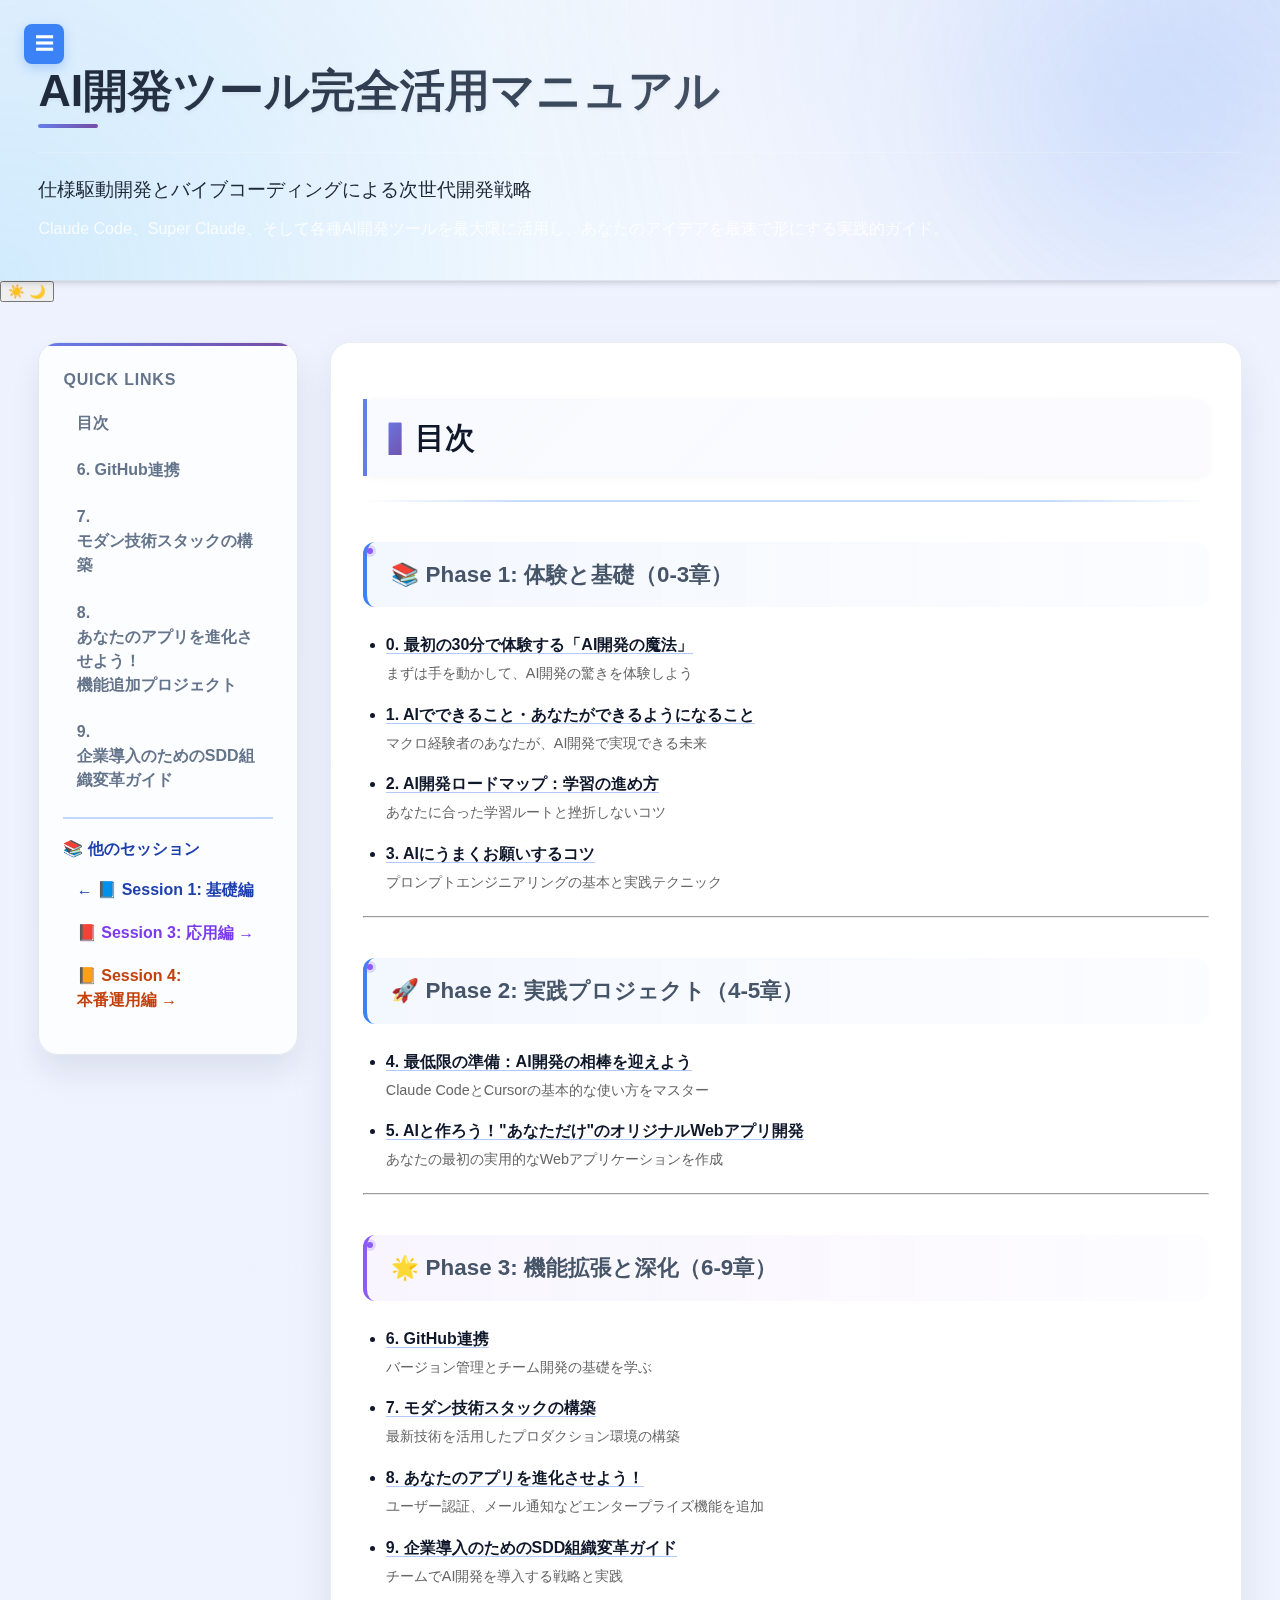
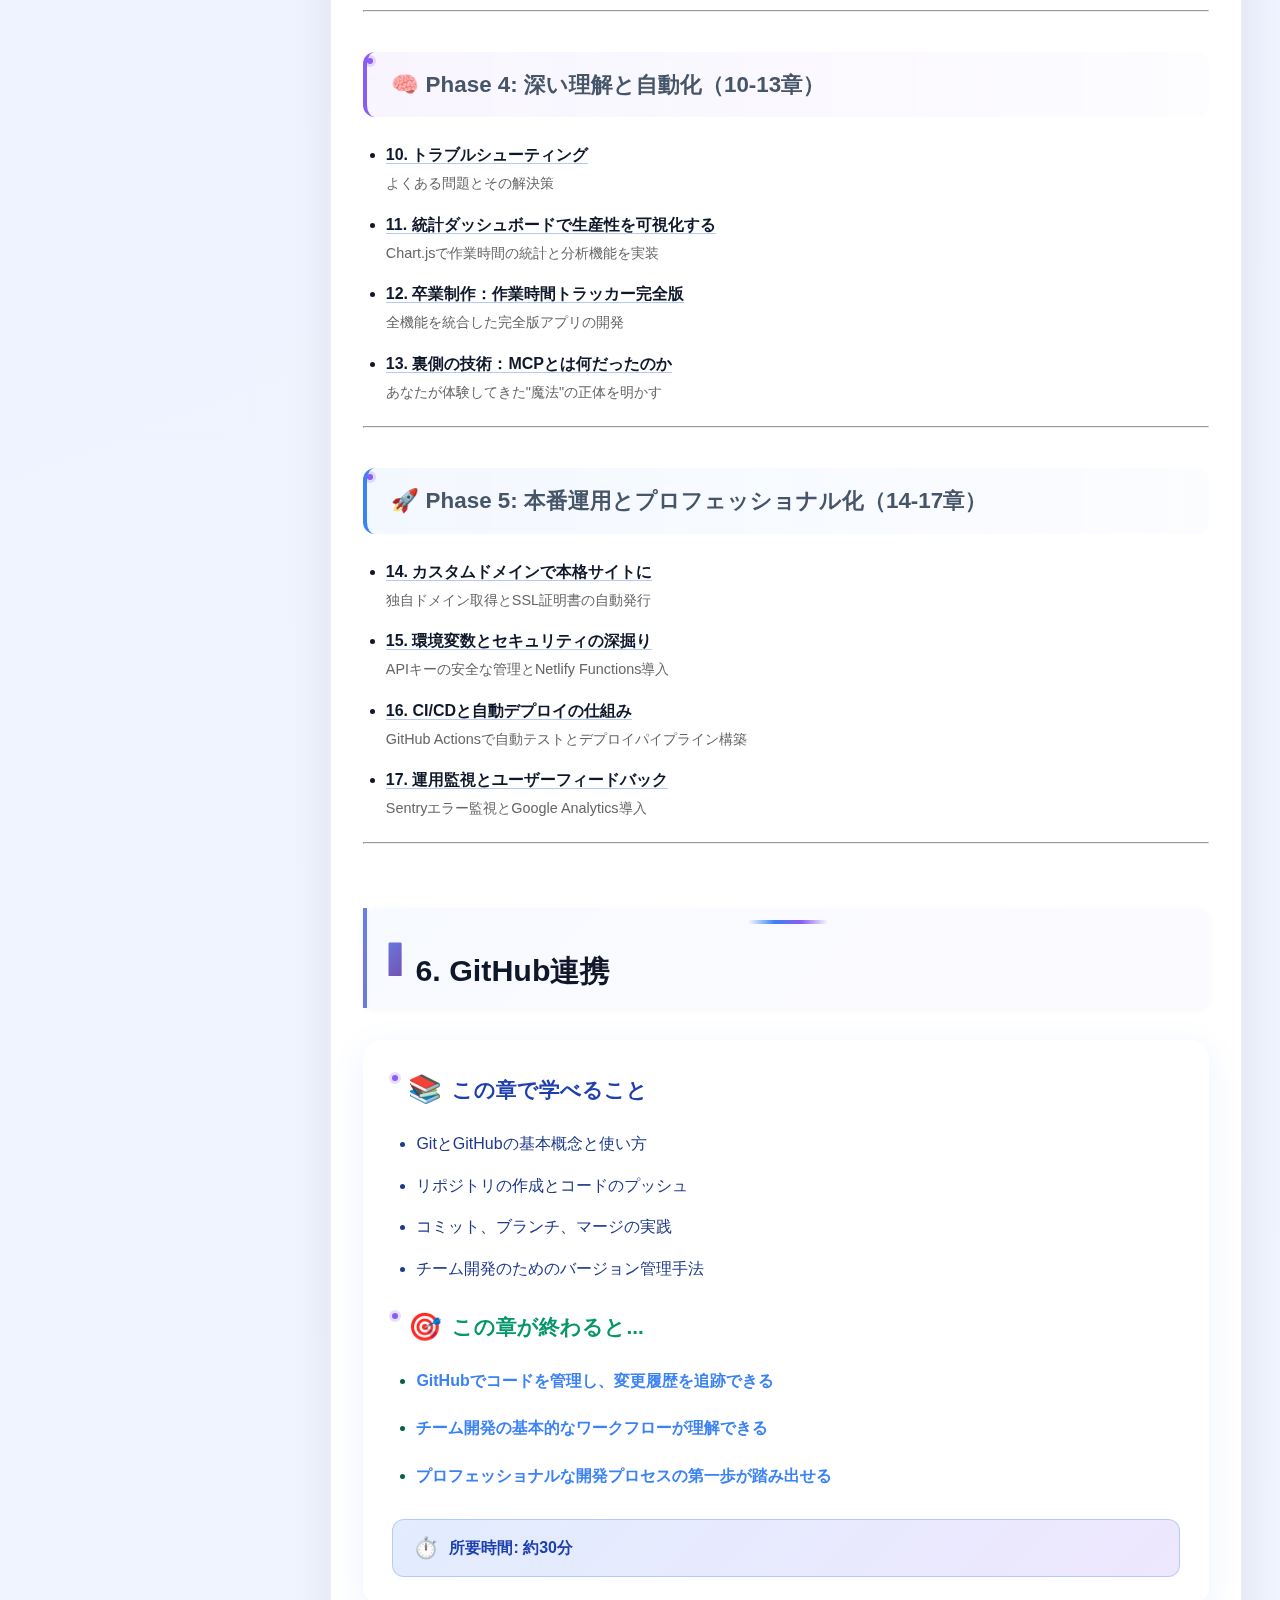
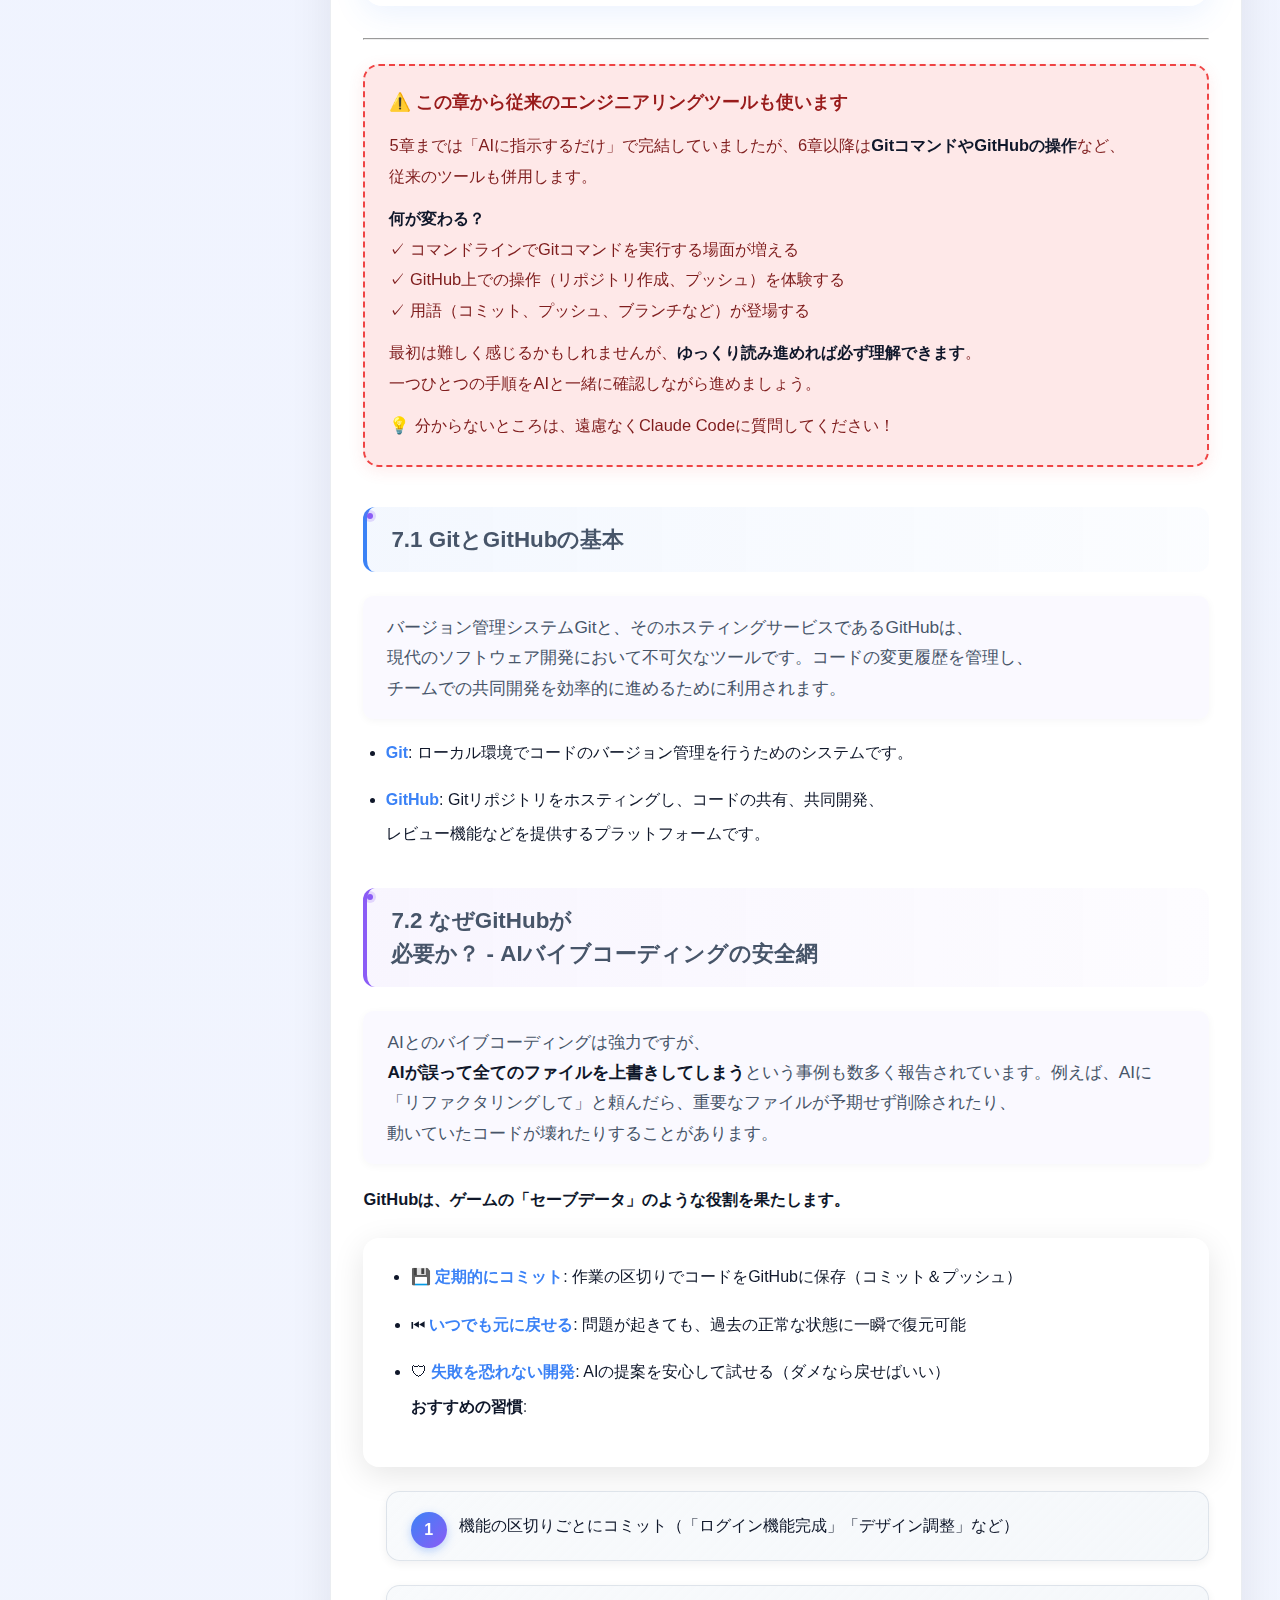
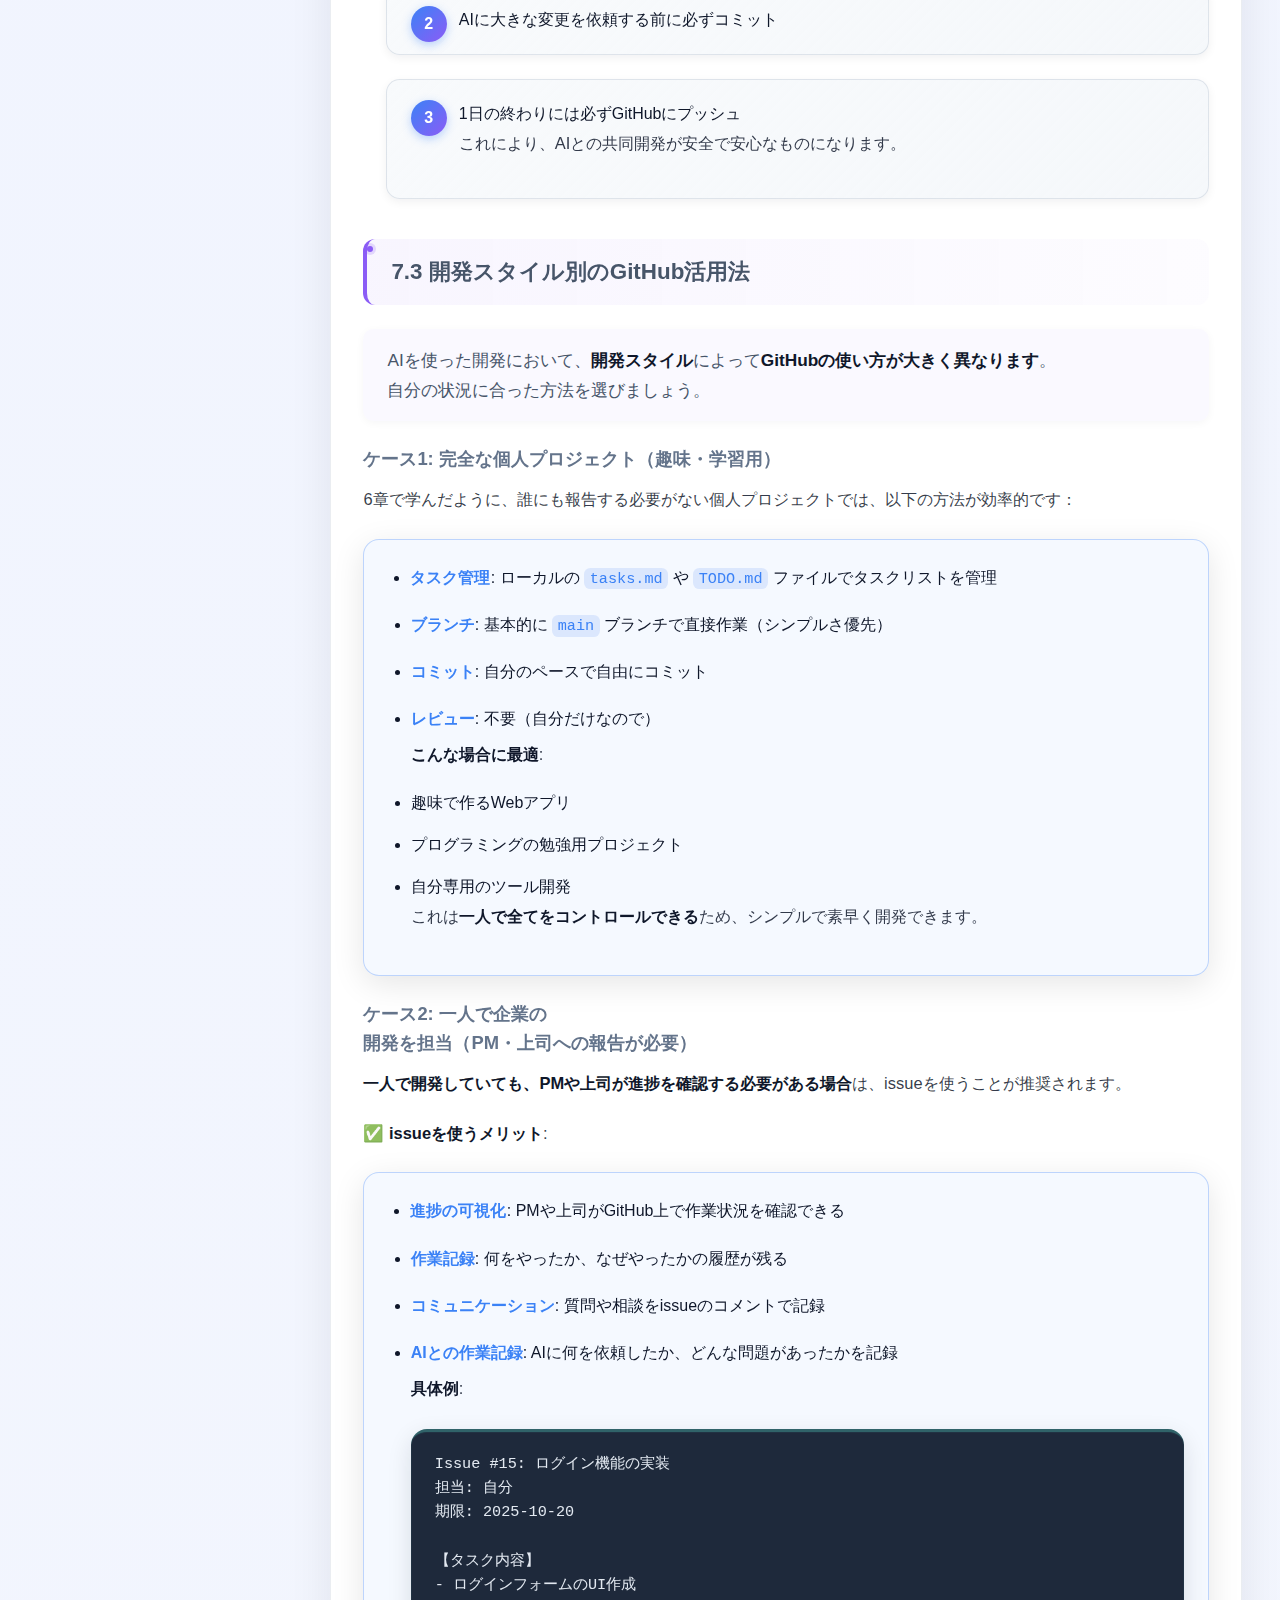
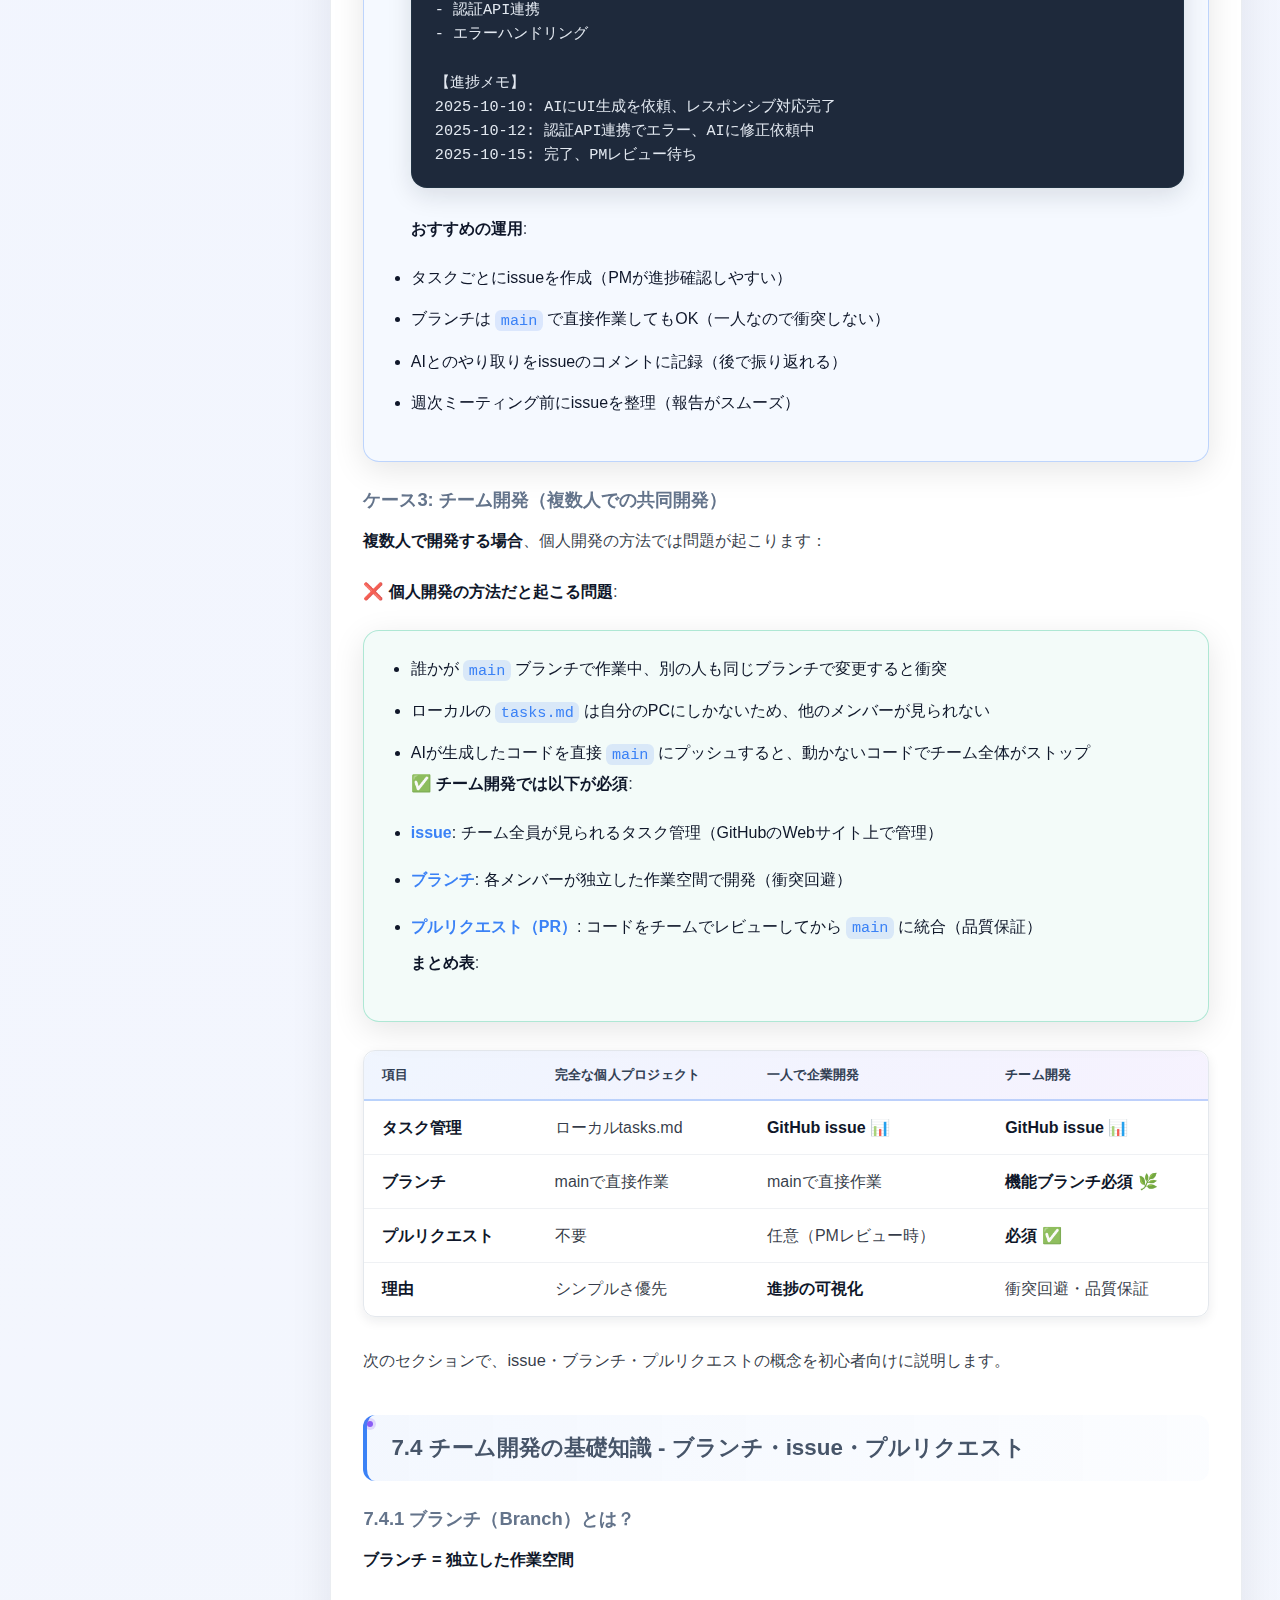
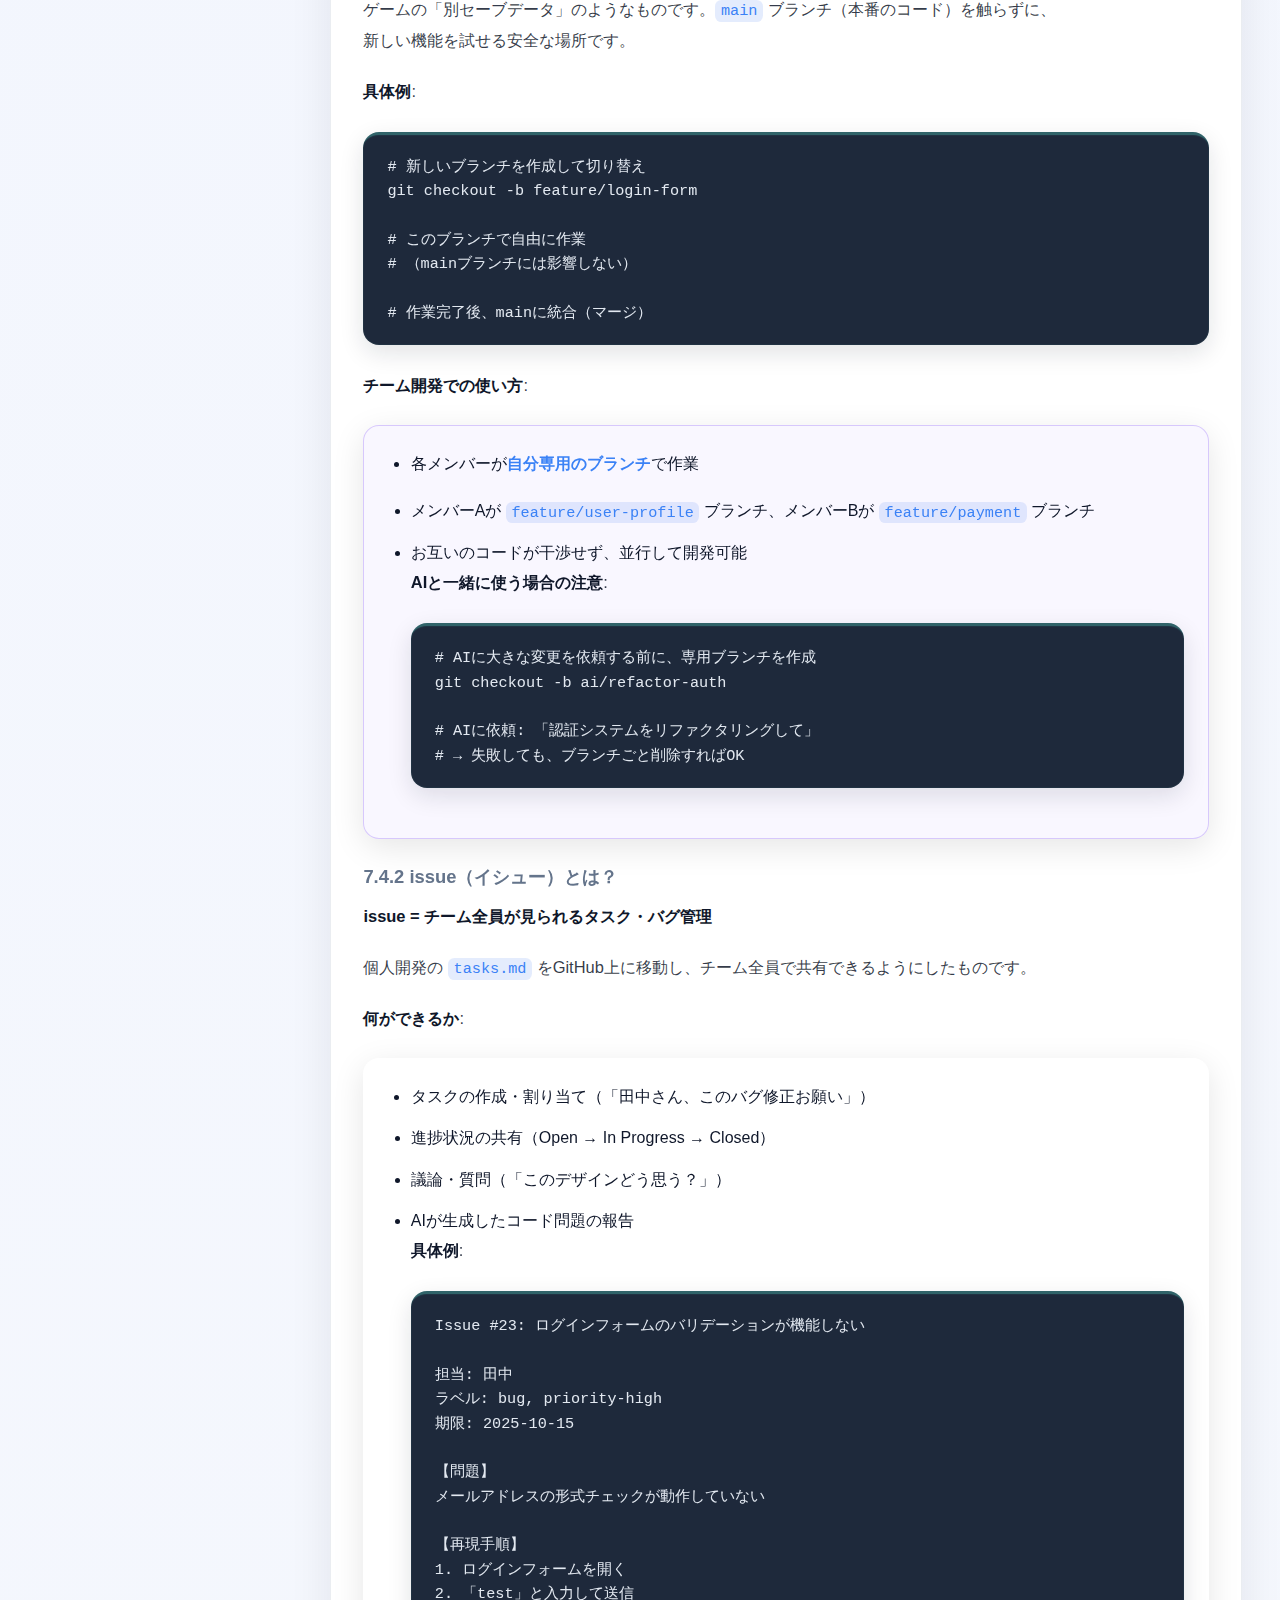
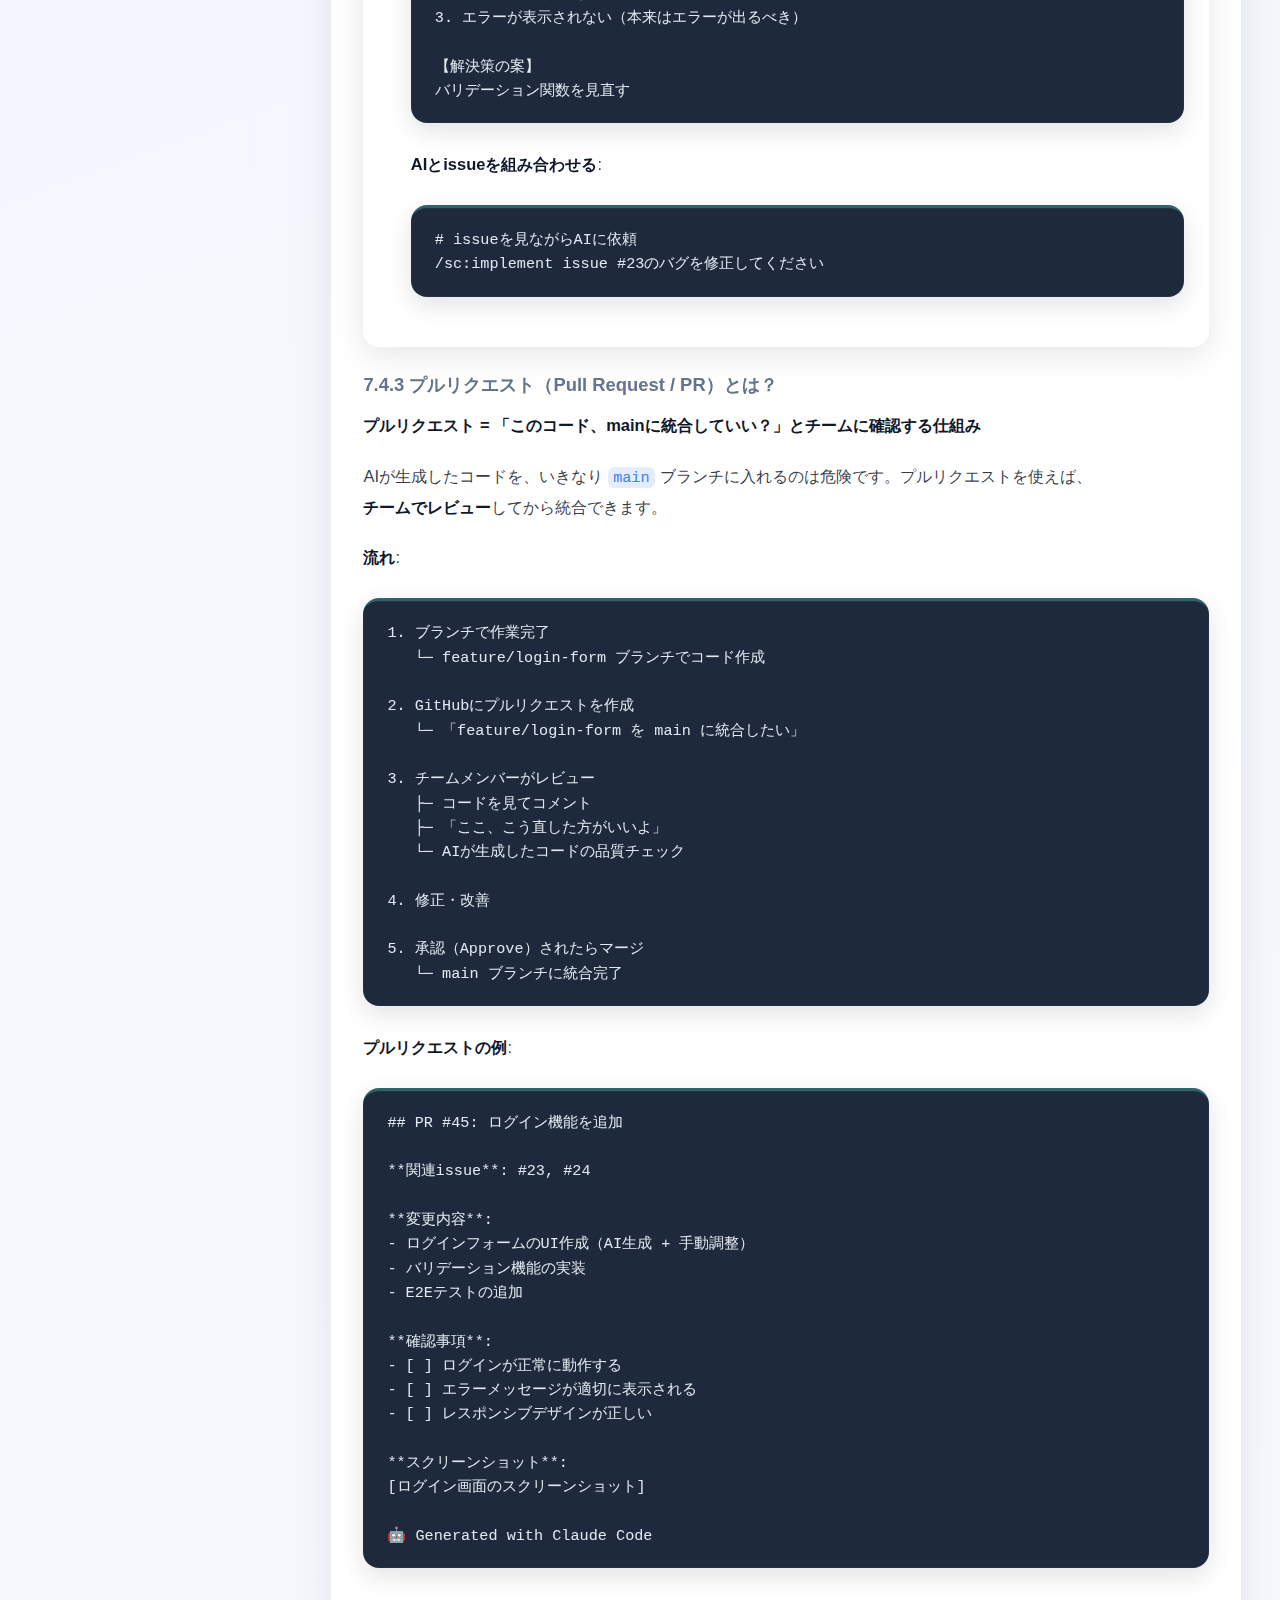
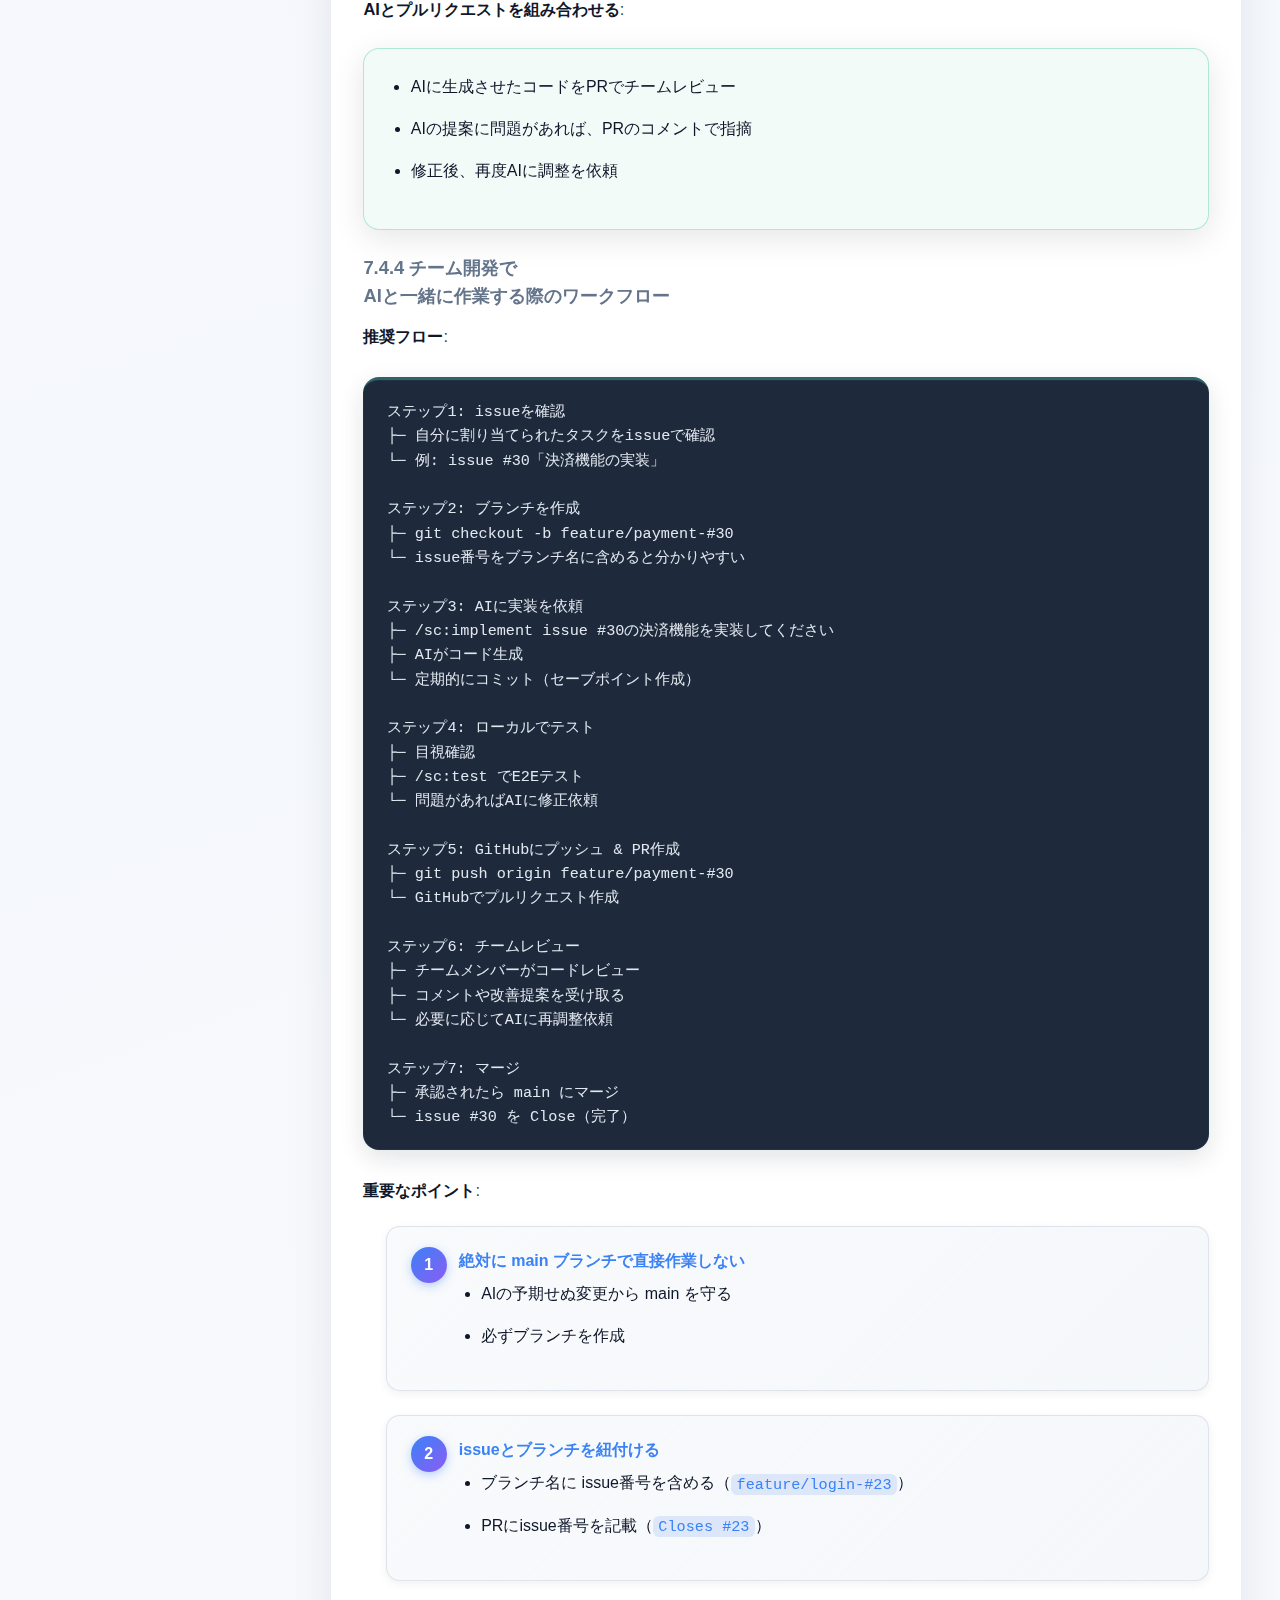
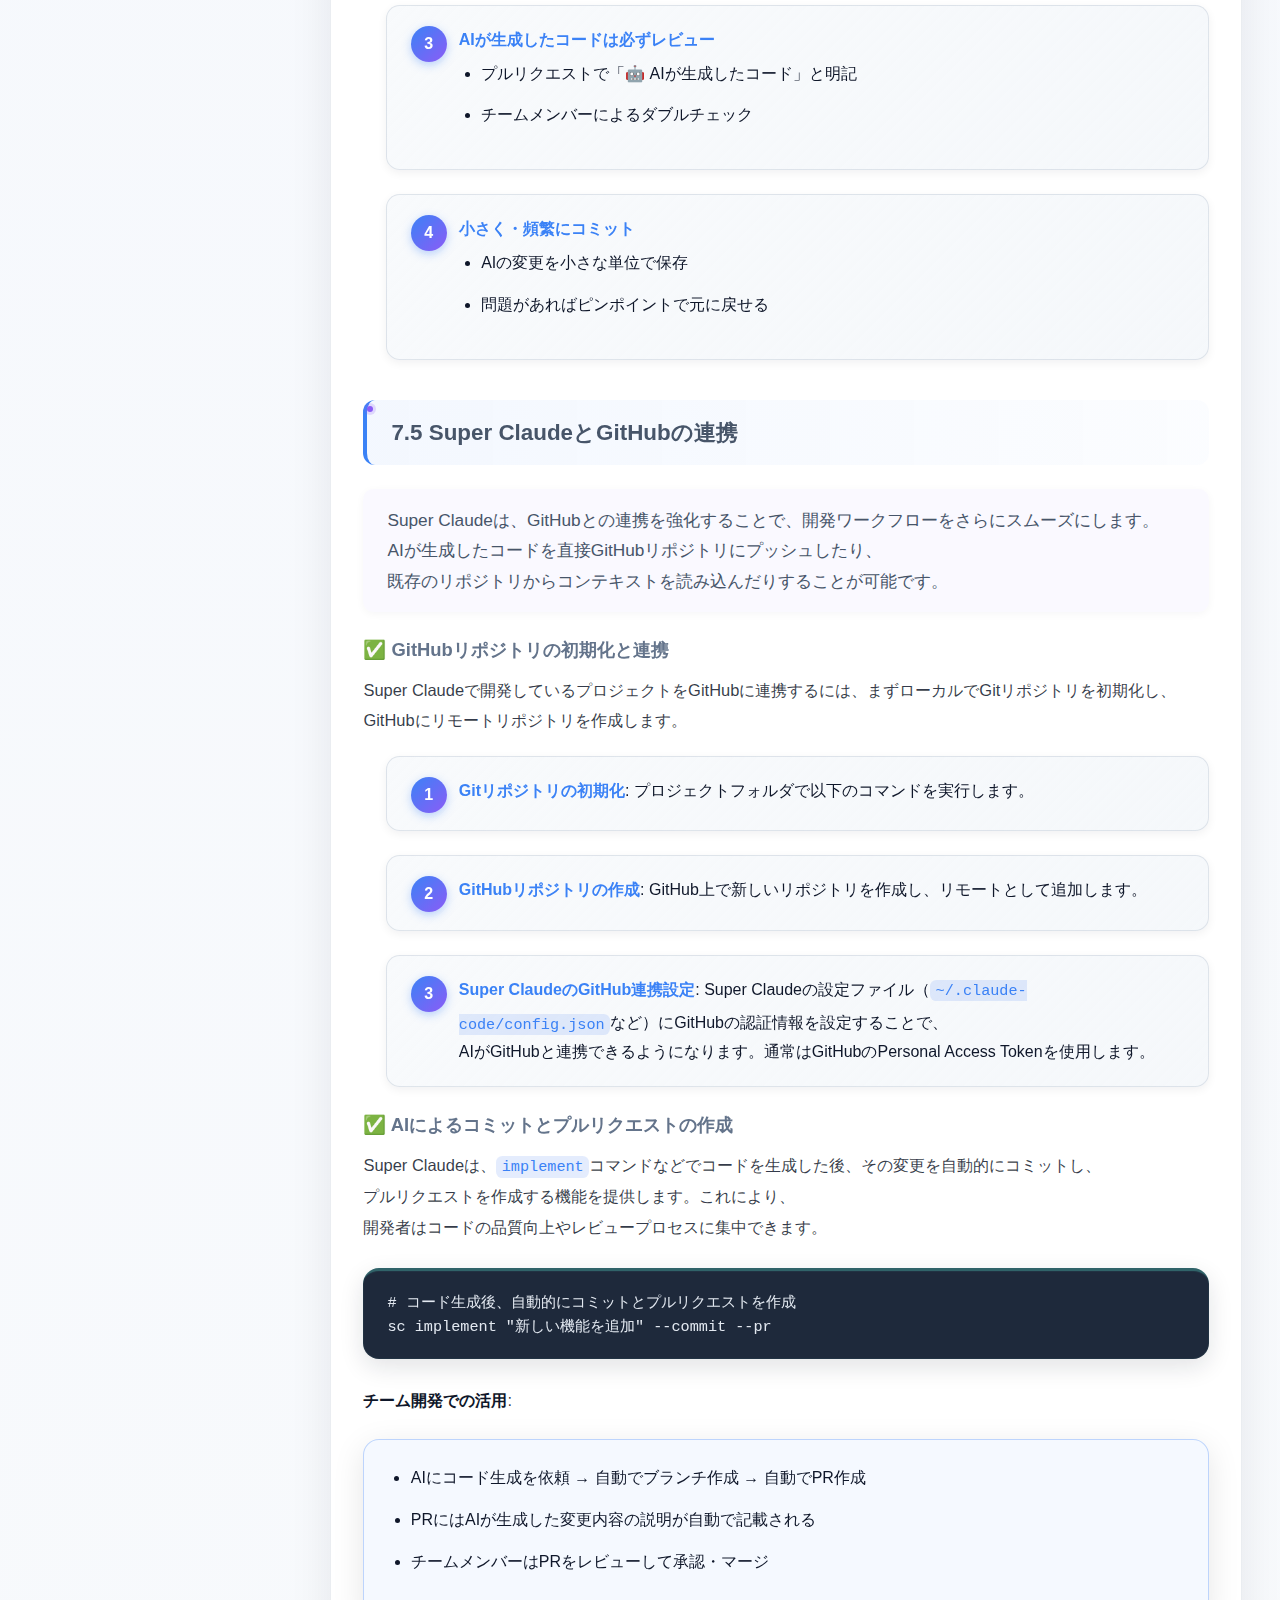
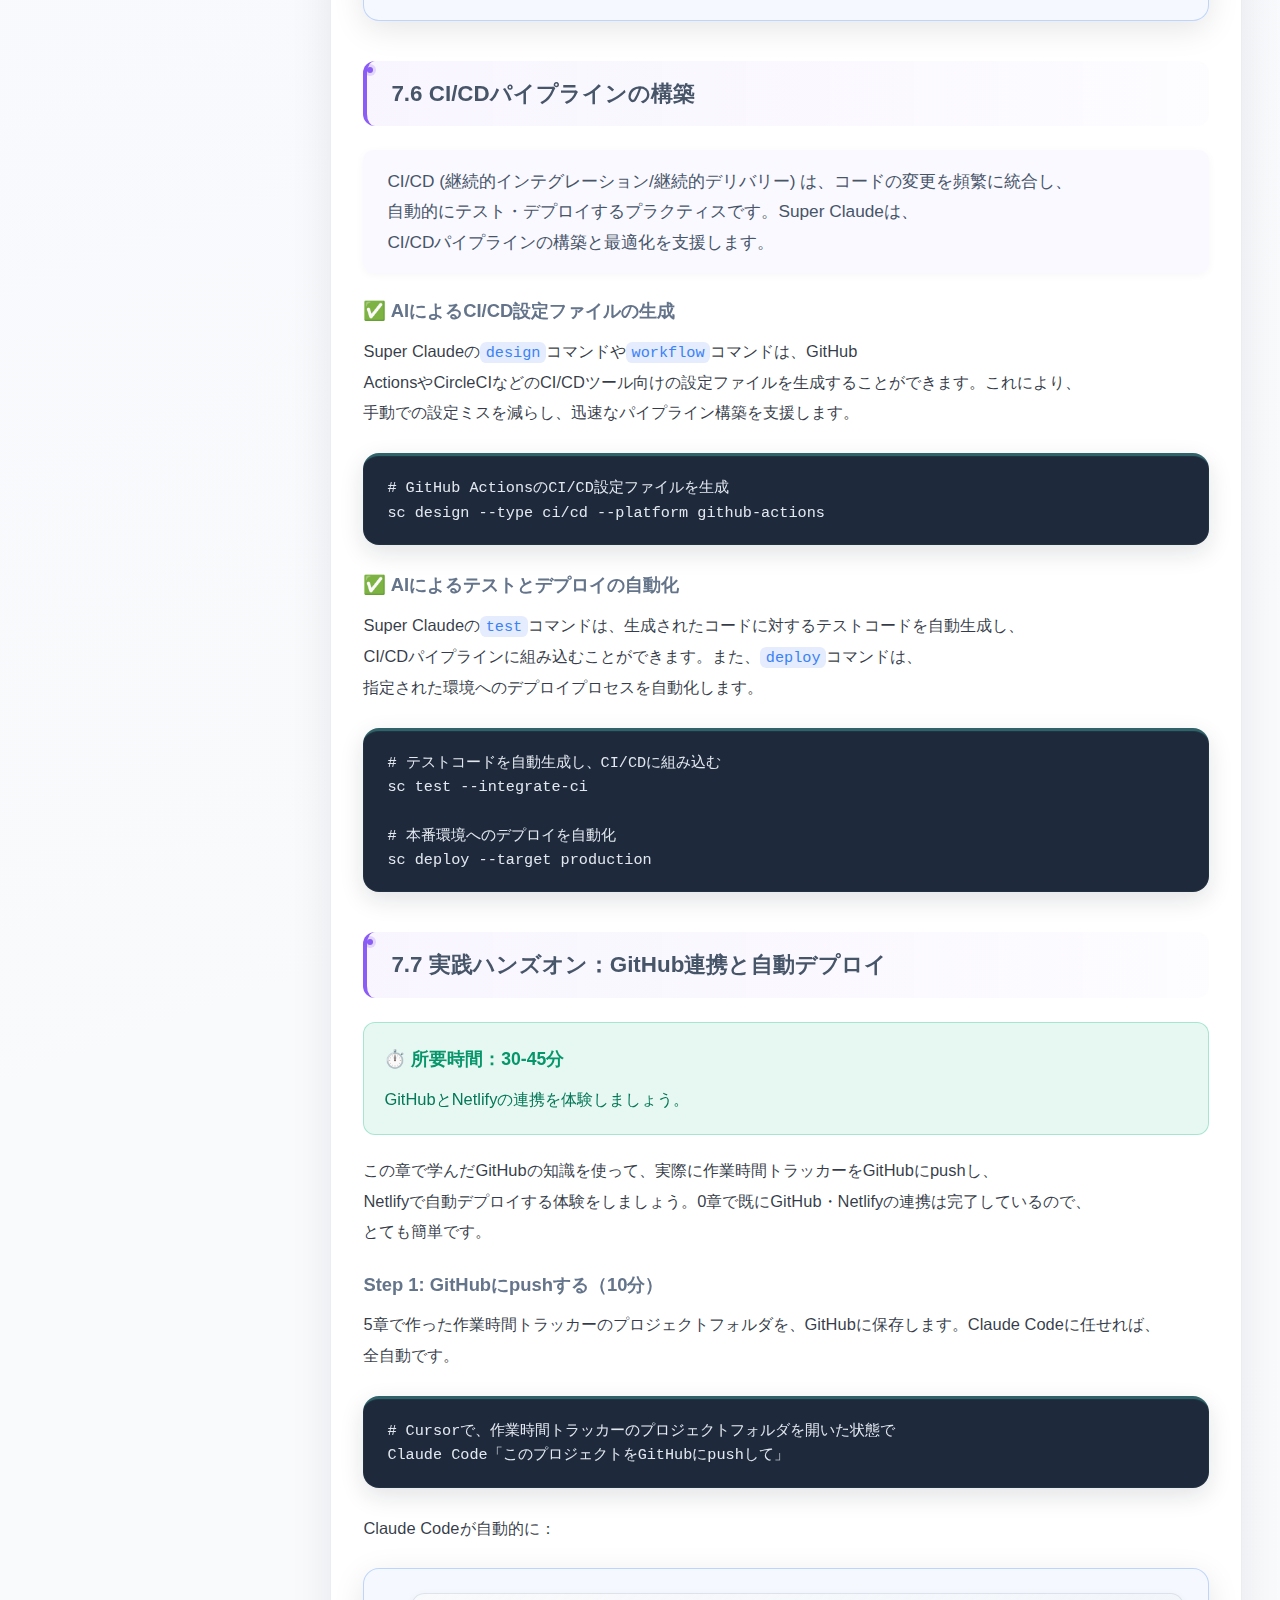
<file: site/ai/session-2-quality.html>
<!DOCTYPE html>
<html lang="ja">
<head>
  <meta charset="utf-8" />
  <meta name="viewport" content="width=device-width, initial-scale=1" />
  <title>AI開発ツール完全活用マニュアル</title>
  <link rel="stylesheet" href="../assets/manual.css" />
  <script>
    document.addEventListener('DOMContentLoaded', function() {
      // すべてのpreタグにコピーボタンを追加
      document.querySelectorAll('.manual-content pre').forEach(function(pre) {
        const button = document.createElement('button');
        button.className = 'code-copy-btn';
        button.textContent = 'コピー';

        button.addEventListener('click', function() {
          const code = pre.querySelector('code');
          const text = code ? code.textContent : pre.textContent;

          navigator.clipboard.writeText(text).then(function() {
            button.textContent = 'コピー完了！';
            button.classList.add('copied');

            setTimeout(function() {
              button.textContent = 'コピー';
              button.classList.remove('copied');
            }, 2000);
          }).catch(function(err) {
            console.error('コピー失敗:', err);
            button.textContent = 'エラー';
          });
        });

        pre.appendChild(button);
      });

      // ナビゲーショントグル機能
      const navToggle = document.getElementById('navToggle');
      const manualLayout = document.getElementById('manualLayout');
      const manualNav = document.getElementById('manualNav');

      if (navToggle && manualLayout && manualNav) {
        navToggle.addEventListener('click', function() {
          manualLayout.classList.toggle('nav-collapsed');
          navToggle.classList.toggle('active');
        });
      }
    });
  </script>
</head>
<body>
  <header class="manual-header">
    <div class="header-text">
      <h1>AI開発ツール完全活用マニュアル</h1>
      <hr style="margin: 1.5rem 0; border: none; border-top: 1px solid rgba(255, 255, 255, 0.2);">
      <h3 style="font-size: 1.2rem; font-weight: 400; margin-bottom: 1rem; color: #1f2937;">仕様駆動開発とバイブコーディングによる次世代開発戦略</h3>
      <p style="font-size: 1rem; margin-bottom: 0.5rem; color: rgba(255, 255, 255, 0.8);">Claude Code、Super Claude、そして各種AI開発ツールを最大限に活用し、あなたのアイデアを最速で形にする実践的ガイド。</p>

    </div>
  </header>
  <button class="nav-toggle" id="navToggle" aria-label="目次を開閉">☰</button>
  <button class="dark-mode-toggle" id="darkModeToggle" aria-label="ダークモード切り替え">
    <span class="light-icon">☀️</span>
    <span class="dark-icon">🌙</span>
  </button>

  <div class="manual-layout" id="manualLayout">
    <aside class="manual-nav" id="manualNav">
      <nav class="toc" aria-label="目次"><h2>Quick Links</h2>
<ol class="toc-list">
<li><a href="#目次"><strong>目次</strong></a></li>
<li><a href="#6-github連携"><strong>6. GitHub連携</strong></a></li>
<li><a href="#7-モダン技術スタックの構築"><strong>7. モダン技術スタックの構築</strong></a></li>
<li><a href="#8-あなたのアプリを進化させよう機能追加プロジェクト"><strong>8. あなたのアプリを進化させよう！機能追加プロジェクト</strong></a></li>
<li><a href="#9-企業導入のためのsdd組織変革ガイド"><strong>9. 企業導入のためのSDD組織変革ガイド</strong></a></li>
</ol>
<hr style="margin: 20px 0; border: none; border-top: 2px solid rgba(59, 130, 246, 0.3);">
<h3 style="font-size: 1em; margin: 16px 0 12px 0; color: #1e40af;">📚 他のセッション</h3>
<ul class="toc-list" style="list-style: none; padding-left: 0;">
<li style="margin-bottom: 8px;"><a href="session-1-basics.html" style="color: #1e40af; font-weight: 600;">← 📘 Session 1: 基礎編</a></li>
<li style="margin-bottom: 8px;"><a href="session-3-advanced.html" style="color: #7c3aed; font-weight: 600;">📕 Session 3: 応用編 →</a></li>
<li style="margin-bottom: 8px;"><a href="session-4-production.html" style="color: #c2410c; font-weight: 600;">📙 Session 4: 本番運用編 →</a></li>
</ul>
</nav>
    </aside>
    <main class="manual-content">
      <h2 id="目次"><strong>目次</strong></h2>
<hr>
<h3>📚 Phase 1: 体験と基礎（0-3章）</h3>
<ul>
<li>
<a href="#0-%E6%9C%80%E5%88%9D%E3%81%AE30%E5%88%86%E3%81%A7%E4%BD%93%E9%A8%93%E3%81%99%E3%82%8Bai%E9%96%8B%E7%99%BA%E3%81%AE%E9%AD%94%E6%B3%95"><strong>0. 最初の30分で体験する「AI開発の魔法」</strong></a><br>
<span style="font-size: 0.9em; color: #666;">まずは手を動かして、AI開発の驚きを体験しよう</span>
</li>
<li>
<a href="#1-aiでできることあなたができるようになること"><strong>1. AIでできること・あなたができるようになること</strong></a><br>
<span style="font-size: 0.9em; color: #666;">マクロ経験者のあなたが、AI開発で実現できる未来</span>
</li>
<li>
<a href="#2-ai開発ロードマップ学習の進め方"><strong>2. AI開発ロードマップ：学習の進め方</strong></a><br>
<span style="font-size: 0.9em; color: #666;">あなたに合った学習ルートと挫折しないコツ</span>
</li>
<li>
<a href="#3-aiにうまくお願いするコツ-計画的な進め方"><strong>3. AIにうまくお願いするコツ</strong></a><br>
<span style="font-size: 0.9em; color: #666;">プロンプトエンジニアリングの基本と実践テクニック</span>
</li>
</ul>
<hr>
<h3>🚀 Phase 2: 実践プロジェクト（4-5章）</h3>
<ul>
<li>
<a href="session-1-basics.html#4-最低限の準備ai開発の相棒を迎えよう"><strong>4. 最低限の準備：AI開発の相棒を迎えよう</strong></a><br>
<span style="font-size: 0.9em; color: #666;">Claude CodeとCursorの基本的な使い方をマスター</span>
</li>
<li>
<a href="session-1-basics.html#5-aiと作ろうあなただけのオリジナルwebアプリ開発"><strong>5. AIと作ろう！"あなただけ"のオリジナルWebアプリ開発</strong></a><br>
<span style="font-size: 0.9em; color: #666;">あなたの最初の実用的なWebアプリケーションを作成</span>
</li>
</ul>
<hr>
<h3>🌟 Phase 3: 機能拡張と深化（6-9章）</h3>
<ul>
<li>
<a href="#6-github連携"><strong>6. GitHub連携</strong></a><br>
<span style="font-size: 0.9em; color: #666;">バージョン管理とチーム開発の基礎を学ぶ</span>
</li>
<li>
<a href="#7-モダン技術スタックの構築"><strong>7. モダン技術スタックの構築</strong></a><br>
<span style="font-size: 0.9em; color: #666;">最新技術を活用したプロダクション環境の構築</span>
</li>
<li>
<a href="#8-あなたのアプリを進化させよう機能追加プロジェクト"><strong>8. あなたのアプリを進化させよう！</strong></a><br>
<span style="font-size: 0.9em; color: #666;">ユーザー認証、メール通知などエンタープライズ機能を追加</span>
</li>
<li>
<a href="#9-企業導入のためのsdd組織変革ガイド"><strong>9. 企業導入のためのSDD組織変革ガイド</strong></a><br>
<span style="font-size: 0.9em; color: #666;">チームでAI開発を導入する戦略と実践</span>
</li>
</ul>
<hr>
<h3>🧠 Phase 4: 深い理解と自動化（10-13章）</h3>
<ul>
<li>
<a href="session-3-advanced.html#10-トラブルシューティング"><strong>10. トラブルシューティング</strong></a><br>
<span style="font-size: 0.9em; color: #666;">よくある問題とその解決策</span>
</li>
<li>
<a href="session-3-advanced.html#11-統計ダッシュボードで生産性を可視化する"><strong>11. 統計ダッシュボードで生産性を可視化する</strong></a><br>
<span style="font-size: 0.9em; color: #666;">Chart.jsで作業時間の統計と分析機能を実装</span>
</li>
<li>
<a href="session-3-advanced.html#12-卒業制作作業時間トラッカー完全版"><strong>12. 卒業制作：作業時間トラッカー完全版</strong></a><br>
<span style="font-size: 0.9em; color: #666;">全機能を統合した完全版アプリの開発</span>
</li>
<li>
<a href="session-3-advanced.html#13-裏側の技術mcpとは何だったのか"><strong>13. 裏側の技術：MCPとは何だったのか</strong></a><br>
<span style="font-size: 0.9em; color: #666;">あなたが体験してきた"魔法"の正体を明かす</span>
</li>
</ul>
<hr>
<h3>🚀 Phase 5: 本番運用とプロフェッショナル化（14-17章）</h3>
<ul>
<li>
<a href="session-4-production.html#14-カスタムドメインで本格サイトに"><strong>14. カスタムドメインで本格サイトに</strong></a><br>
<span style="font-size: 0.9em; color: #666;">独自ドメイン取得とSSL証明書の自動発行</span>
</li>
<li>
<a href="session-4-production.html#15-環境変数とセキュリティの深掘り"><strong>15. 環境変数とセキュリティの深掘り</strong></a><br>
<span style="font-size: 0.9em; color: #666;">APIキーの安全な管理とNetlify Functions導入</span>
</li>
<li>
<a href="session-4-production.html#16-cicdと自動デプロイの仕組み"><strong>16. CI/CDと自動デプロイの仕組み</strong></a><br>
<span style="font-size: 0.9em; color: #666;">GitHub Actionsで自動テストとデプロイパイプライン構築</span>
</li>
<li>
<a href="session-4-production.html#17-運用監視とユーザーフィードバック"><strong>17. 運用監視とユーザーフィードバック</strong></a><br>
<span style="font-size: 0.9em; color: #666;">Sentryエラー監視とGoogle Analytics導入</span>
</li>
</ul>
<hr>

<h2 id="6-github連携"><strong>6. GitHub連携</strong></h2>

<!-- 学習目標セクション - 6章 -->
<div style="background: rgba(255, 255, 255, 0.4); backdrop-filter: blur(20px); -webkit-backdrop-filter: blur(20px); border: 1px solid rgba(255, 255, 255, 0.6); padding: 28px; border-radius: 20px; margin: 32px 0; box-shadow: 0 8px 32px rgba(59, 130, 246, 0.1);">
  <h3 style="margin: 0 0 20px 0; color: #1e40af; display: flex; align-items: center; gap: 10px; font-size: 1.3em;">
    <span style="font-size: 1.3em;">📚</span>
    <span>この章で学べること</span>
  </h3>
  <ul style="margin: 0 0 24px 0; padding-left: 24px; color: #1e3a8a; line-height: 2;">
    <li>GitとGitHubの基本概念と使い方</li>
    <li>リポジトリの作成とコードのプッシュ</li>
    <li>コミット、ブランチ、マージの実践</li>
    <li>チーム開発のためのバージョン管理手法</li>
  </ul>

  <h3 style="margin: 0 0 20px 0; color: #059669; display: flex; align-items: center; gap: 10px; font-size: 1.3em;">
    <span style="font-size: 1.3em;">🎯</span>
    <span>この章が終わると...</span>
  </h3>
  <ul style="margin: 0 0 24px 0; padding-left: 24px; color: #065f46; line-height: 2;">
    <li><strong>GitHubでコードを管理し、変更履歴を追跡できる</strong></li>
    <li><strong>チーム開発の基本的なワークフローが理解できる</strong></li>
    <li><strong>プロフェッショナルな開発プロセスの第一歩が踏み出せる</strong></li>
  </ul>

  <div style="background: linear-gradient(135deg, rgba(59, 130, 246, 0.15) 0%, rgba(139, 92, 246, 0.15) 100%); padding: 16px 20px; border-radius: 12px; border: 1px solid rgba(59, 130, 246, 0.3);">
    <div style="display: flex; align-items: center; gap: 10px; color: #1e40af; font-weight: 600;">
      <span style="font-size: 1.3em;">⏱️</span>
      <span>所要時間: 約30分</span>
    </div>
  </div>
</div>

<hr>

<div style="background: rgba(254, 226, 226, 0.8); backdrop-filter: blur(10px); border: 2px dashed #ef4444; border-radius: 16px; padding: 24px; margin: 24px 0; box-shadow: 0 4px 16px rgba(239, 68, 68, 0.1);">
  <h5 style="margin: 0 0 16px 0; color: #991b1b; font-size: 1.1em;">⚠️ この章から従来のエンジニアリングツールも使います</h5>
  <p style="margin: 0 0 12px 0; color: #7f1d1d;">5章までは「AIに指示するだけ」で完結していましたが、6章以降は<strong>GitコマンドやGitHubの操作</strong>など、従来のツールも併用します。</p>
  <p style="margin: 0 0 12px 0; color: #7f1d1d;"><strong>何が変わる？</strong><br>
  ✓ コマンドラインでGitコマンドを実行する場面が増える<br>
  ✓ GitHub上での操作（リポジトリ作成、プッシュ）を体験する<br>
  ✓ 用語（コミット、プッシュ、ブランチなど）が登場する</p>
  <p style="margin: 0 0 12px 0; color: #7f1d1d;">最初は難しく感じるかもしれませんが、<strong>ゆっくり読み進めれば必ず理解できます</strong>。一つひとつの手順をAIと一緒に確認しながら進めましょう。</p>
  <p style="margin: 0; color: #7f1d1d;">💡 分からないところは、遠慮なくClaude Codeに質問してください！</p>
</div>

<h3 id="71-gitとgithubの基本">7.1 GitとGitHubの基本</h3>
<p>バージョン管理システムGitと、そのホスティングサービスであるGitHubは、現代のソフトウェア開発において不可欠なツールです。コードの変更履歴を管理し、チームでの共同開発を効率的に進めるために利用されます。</p>
<ul>
<li>
<strong>Git</strong>: ローカル環境でコードのバージョン管理を行うためのシステムです。
</li>
<li>
<strong>GitHub</strong>: Gitリポジトリをホスティングし、コードの共有、共同開発、レビュー機能などを提供するプラットフォームです。
</li>
</ul>
<h3 id="72-なぜgithubが必要か---aiバイブコーディングの安全網">7.2 なぜGitHubが<br>必要か？ - AIバイブコーディングの安全網</h3>
<p>AIとのバイブコーディングは強力ですが、<strong>AIが誤って全てのファイルを上書きしてしまう</strong>という事例も数多く報告されています。例えば、AIに「リファクタリングして」と頼んだら、重要なファイルが予期せず削除されたり、動いていたコードが壊れたりすることがあります。</p>
<p><strong>GitHubは、ゲームの「セーブデータ」のような役割を果たします。</strong></p>
<div style="background: rgba(255, 255, 255, 0.1); backdrop-filter: blur(10px); border: 1px solid rgba(255, 255, 255, 0.2); border-radius: 16px; padding: 24px; margin: 24px 0; box-shadow: 0 8px 32px rgba(0, 0, 0, 0.1);">
<ul>
<li>
💾 <strong>定期的にコミット</strong>: 作業の区切りでコードをGitHubに保存（コミット＆プッシュ）
</li>
<li>
⏮ <strong>いつでも元に戻せる</strong>: 問題が起きても、過去の正常な状態に一瞬で復元可能
</li>
<li>
🛡 <strong>失敗を恐れない開発</strong>: AIの提案を安心して試せる（ダメなら戻せばいい）
<p><strong>おすすめの習慣</strong>:</p>
</li>
</ul>
</div>
<ol>
<li>
機能の区切りごとにコミット（「ログイン機能完成」「デザイン調整」など）
</li>
<li>
AIに大きな変更を依頼する前に必ずコミット
</li>
<li>
1日の終わりには必ずGitHubにプッシュ
<p>これにより、AIとの共同開発が安全で安心なものになります。</p>
</li>
</ol>
<h3 id="73-開発スタイル別のgithub活用法">7.3 開発スタイル別のGitHub活用法</h3>
<p>AIを使った開発において、<strong>開発スタイル</strong>によって<strong>GitHubの使い方が大きく異なります</strong>。自分の状況に合った方法を選びましょう。</p>
<h4 id="ケース1-完全な個人プロジェクト趣味学習用">ケース1: 完全な個人プロジェクト（趣味・学習用）</h4>
<p>6章で学んだように、誰にも報告する必要がない個人プロジェクトでは、以下の方法が効率的です：</p>
<div style="background: rgba(59, 130, 246, 0.05); backdrop-filter: blur(10px); border: 1px solid rgba(59, 130, 246, 0.3); border-radius: 16px; padding: 24px; margin: 24px 0; box-shadow: 0 8px 32px rgba(0, 0, 0, 0.1);">
<ul>
<li>
<strong>タスク管理</strong>: ローカルの <code>tasks.md</code> や <code>TODO.md</code> ファイルでタスクリストを管理
</li>
<li>
<strong>ブランチ</strong>: 基本的に <code>main</code> ブランチで直接作業（シンプルさ優先）
</li>
<li>
<strong>コミット</strong>: 自分のペースで自由にコミット
</li>
<li>
<strong>レビュー</strong>: 不要（自分だけなので）
<p><strong>こんな場合に最適</strong>:</p>
</li>
<li>
趣味で作るWebアプリ
</li>
<li>
プログラミングの勉強用プロジェクト
</li>
<li>
自分専用のツール開発
<p>これは<strong>一人で全てをコントロールできる</strong>ため、シンプルで素早く開発できます。</p>
</li>
</ul>
</div>
<h4 id="ケース2-一人で企業の開発を担当pm上司への報告が必要">ケース2: 一人で企業の<br>開発を担当（PM・上司への報告が必要）</h4>
<p><strong>一人で開発していても、PMや上司が進捗を確認する必要がある場合</strong>は、issueを使うことが推奨されます。</p>
<p>✅ <strong>issueを使うメリット</strong>:</p>
<div style="background: rgba(59, 130, 246, 0.05); backdrop-filter: blur(10px); border: 1px solid rgba(59, 130, 246, 0.3); border-radius: 16px; padding: 24px; margin: 24px 0; box-shadow: 0 8px 32px rgba(0, 0, 0, 0.1);">
<ul>
<li>
<strong>進捗の可視化</strong>: PMや上司がGitHub上で作業状況を確認できる
</li>
<li>
<strong>作業記録</strong>: 何をやったか、なぜやったかの履歴が残る
</li>
<li>
<strong>コミュニケーション</strong>: 質問や相談をissueのコメントで記録
</li>
<li>
<strong>AIとの作業記録</strong>: AIに何を依頼したか、どんな問題があったかを記録
<p><strong>具体例</strong>:</p>
<pre><code>Issue #15: ログイン機能の実装
担当: 自分
期限: 2025-10-20

【タスク内容】
- ログインフォームのUI作成
- 認証API連携
- エラーハンドリング

【進捗メモ】
2025-10-10: AIにUI生成を依頼、レスポンシブ対応完了
2025-10-12: 認証API連携でエラー、AIに修正依頼中
2025-10-15: 完了、PMレビュー待ち
</code><button class="code-copy-btn">コピー</button></pre>
<p><strong>おすすめの運用</strong>:</p>
</li>
<li>
タスクごとにissueを作成（PMが進捗確認しやすい）
</li>
<li>
ブランチは <code>main</code> で直接作業してもOK（一人なので衝突しない）
</li>
<li>
AIとのやり取りをissueのコメントに記録（後で振り返れる）
</li>
<li>
週次ミーティング前にissueを整理（報告がスムーズ）
</li>
</ul>
</div>
<h4 id="ケース3-チーム開発複数人での共同開発">ケース3: チーム開発（複数人での共同開発）</h4>
<p><strong>複数人で開発する場合</strong>、個人開発の方法では問題が起こります：</p>
<p>❌ <strong>個人開発の方法だと起こる問題</strong>:</p>
<div style="background: rgba(16, 185, 129, 0.05); backdrop-filter: blur(10px); border: 1px solid rgba(16, 185, 129, 0.3); border-radius: 16px; padding: 24px; margin: 24px 0; box-shadow: 0 8px 32px rgba(0, 0, 0, 0.1);">
<ul>
<li>
誰かが <code>main</code> ブランチで作業中、別の人も同じブランチで変更すると衝突
</li>
<li>
ローカルの <code>tasks.md</code> は自分のPCにしかないため、他のメンバーが見られない
</li>
<li>
AIが生成したコードを直接 <code>main</code> にプッシュすると、動かないコードでチーム全体がストップ
<p>✅ <strong>チーム開発では以下が必須</strong>:</p>
</li>
<li>
<strong>issue</strong>: チーム全員が見られるタスク管理（GitHubのWebサイト上で管理）
</li>
<li>
<strong>ブランチ</strong>: 各メンバーが独立した作業空間で開発（衝突回避）
</li>
<li>
<strong>プルリクエスト（PR）</strong>: コードをチームでレビューしてから <code>main</code> に統合（品質保証）
<p><strong>まとめ表</strong>:</p>
</li>
</ul>
</div>
<div class="table-wrapper">
<table>
<thead><tr>
<th>項目</th>
<th>完全な個人プロジェクト</th>
<th>一人で企業開発</th>
<th>チーム開発</th>
</tr></thead>
<tbody>
<tr>
<td><strong>タスク管理</strong></td>
<td>ローカルtasks.md</td>
<td><strong>GitHub issue</strong> 📊</td>
<td><strong>GitHub issue</strong> 📊</td>
</tr>
<tr>
<td><strong>ブランチ</strong></td>
<td>mainで直接作業</td>
<td>mainで直接作業</td>
<td><strong>機能ブランチ必須</strong> 🌿</td>
</tr>
<tr>
<td><strong>プルリクエスト</strong></td>
<td>不要</td>
<td>任意（PMレビュー時）</td>
<td><strong>必須</strong> ✅</td>
</tr>
<tr>
<td><strong>理由</strong></td>
<td>シンプルさ優先</td>
<td><strong>進捗の可視化</strong></td>
<td>衝突回避・品質保証</td>
</tr>
</tbody>
</table>
</div>
<p>次のセクションで、issue・ブランチ・プルリクエストの概念を初心者向けに説明します。</p>
<h3 id="74-チーム開発の基礎知識---ブランチissueプルリクエスト">7.4 チーム開発の基礎知識 - ブランチ・issue・プルリクエスト</h3>
<h4 id="741-ブランチbranchとは">7.4.1 ブランチ（Branch）とは？</h4>
<p><strong>ブランチ = 独立した作業空間</strong></p>
<p>ゲームの「別セーブデータ」のようなものです。<code>main</code> ブランチ（本番のコード）を触らずに、新しい機能を試せる安全な場所です。</p>
<p><strong>具体例</strong>:</p>
<pre><code class="language-bash"># 新しいブランチを作成して切り替え
git checkout -b feature/login-form

# このブランチで自由に作業
# （mainブランチには影響しない）

# 作業完了後、mainに統合（マージ）
</code><button class="code-copy-btn">コピー</button></pre>
<p><strong>チーム開発での使い方</strong>:</p>
<div style="background: rgba(139, 92, 246, 0.05); backdrop-filter: blur(10px); border: 1px solid rgba(139, 92, 246, 0.3); border-radius: 16px; padding: 24px; margin: 24px 0; box-shadow: 0 8px 32px rgba(0, 0, 0, 0.1);">
<ul>
<li>
各メンバーが<strong>自分専用のブランチ</strong>で作業
</li>
<li>
メンバーAが <code>feature/user-profile</code> ブランチ、メンバーBが <code>feature/payment</code> ブランチ
</li>
<li>
お互いのコードが干渉せず、並行して開発可能
<p><strong>AIと一緒に使う場合の注意</strong>:</p>
<pre><code class="language-bash"># AIに大きな変更を依頼する前に、専用ブランチを作成
git checkout -b ai/refactor-auth

# AIに依頼: 「認証システムをリファクタリングして」
# → 失敗しても、ブランチごと削除すればOK
</code><button class="code-copy-btn">コピー</button></pre>
</li>
</ul>
</div>
<h4 id="742-issueイシューとは">7.4.2 issue（イシュー）とは？</h4>
<p><strong>issue = チーム全員が見られるタスク・バグ管理</strong></p>
<p>個人開発の <code>tasks.md</code> をGitHub上に移動し、チーム全員で共有できるようにしたものです。</p>
<p><strong>何ができるか</strong>:</p>
<div style="background: rgba(255, 255, 255, 0.1); backdrop-filter: blur(10px); border: 1px solid rgba(255, 255, 255, 0.2); border-radius: 16px; padding: 24px; margin: 24px 0; box-shadow: 0 8px 32px rgba(0, 0, 0, 0.1);">
<ul>
<li>
タスクの作成・割り当て（「田中さん、このバグ修正お願い」）
</li>
<li>
進捗状況の共有（Open → In Progress → Closed）
</li>
<li>
議論・質問（「このデザインどう思う？」）
</li>
<li>
AIが生成したコード問題の報告
<p><strong>具体例</strong>:</p>
<pre><code>Issue #23: ログインフォームのバリデーションが機能しない

担当: 田中
ラベル: bug, priority-high
期限: 2025-10-15

【問題】
メールアドレスの形式チェックが動作していない

【再現手順】
1. ログインフォームを開く
2. 「test」と入力して送信
3. エラーが表示されない（本来はエラーが出るべき）

【解決策の案】
バリデーション関数を見直す
</code><button class="code-copy-btn">コピー</button></pre>
<p><strong>AIとissueを組み合わせる</strong>:</p>
<pre><code class="language-bash"># issueを見ながらAIに依頼
/sc:implement issue #23のバグを修正してください
</code><button class="code-copy-btn">コピー</button></pre>
</li>
</ul>
</div>
<h4 id="743-プルリクエストpull-request--prとは">7.4.3 プルリクエスト（Pull Request / PR）とは？</h4>
<p><strong>プルリクエスト = 「このコード、mainに統合していい？」とチームに確認する仕組み</strong></p>
<p>AIが生成したコードを、いきなり <code>main</code> ブランチに入れるのは危険です。プルリクエストを使えば、<strong>チームでレビュー</strong>してから統合できます。</p>
<p><strong>流れ</strong>:</p>
<pre><code>1. ブランチで作業完了
   └─ feature/login-form ブランチでコード作成

2. GitHubにプルリクエストを作成
   └─ 「feature/login-form を main に統合したい」

3. チームメンバーがレビュー
   ├─ コードを見てコメント
   ├─ 「ここ、こう直した方がいいよ」
   └─ AIが生成したコードの品質チェック

4. 修正・改善

5. 承認（Approve）されたらマージ
   └─ main ブランチに統合完了
</code><button class="code-copy-btn">コピー</button></pre>
<p><strong>プルリクエストの例</strong>:</p>
<pre><code class="language-markdown">## PR #45: ログイン機能を追加

**関連issue**: #23, #24

**変更内容**:
- ログインフォームのUI作成（AI生成 + 手動調整）
- バリデーション機能の実装
- E2Eテストの追加

**確認事項**:
- [ ] ログインが正常に動作する
- [ ] エラーメッセージが適切に表示される
- [ ] レスポンシブデザインが正しい

**スクリーンショット**:
[ログイン画面のスクリーンショット]

🤖 Generated with Claude Code
</code><button class="code-copy-btn">コピー</button></pre>
<p><strong>AIとプルリクエストを組み合わせる</strong>:</p>
<div style="background: rgba(16, 185, 129, 0.05); backdrop-filter: blur(10px); border: 1px solid rgba(16, 185, 129, 0.3); border-radius: 16px; padding: 24px; margin: 24px 0; box-shadow: 0 8px 32px rgba(0, 0, 0, 0.1);">
<ul>
<li>
AIに生成させたコードをPRでチームレビュー
</li>
<li>
AIの提案に問題があれば、PRのコメントで指摘
</li>
<li>
修正後、再度AIに調整を依頼
</li>
</ul>
</div>
<h4 id="744-チーム開発でaiと一緒に作業する際のワークフロー">7.4.4 チーム開発で<br>AIと一緒に作業する際のワークフロー</h4>
<p><strong>推奨フロー</strong>:</p>
<pre><code>ステップ1: issueを確認
├─ 自分に割り当てられたタスクをissueで確認
└─ 例: issue #30「決済機能の実装」

ステップ2: ブランチを作成
├─ git checkout -b feature/payment-#30
└─ issue番号をブランチ名に含めると分かりやすい

ステップ3: AIに実装を依頼
├─ /sc:implement issue #30の決済機能を実装してください
├─ AIがコード生成
└─ 定期的にコミット（セーブポイント作成）

ステップ4: ローカルでテスト
├─ 目視確認
├─ /sc:test でE2Eテスト
└─ 問題があればAIに修正依頼

ステップ5: GitHubにプッシュ &amp; PR作成
├─ git push origin feature/payment-#30
└─ GitHubでプルリクエスト作成

ステップ6: チームレビュー
├─ チームメンバーがコードレビュー
├─ コメントや改善提案を受け取る
└─ 必要に応じてAIに再調整依頼

ステップ7: マージ
├─ 承認されたら main にマージ
└─ issue #30 を Close（完了）
</code><button class="code-copy-btn">コピー</button></pre>
<p><strong>重要なポイント</strong>:</p>
<ol>
<li>
<strong>絶対に main ブランチで直接作業しない</strong>
<ul>
<li>
AIの予期せぬ変更から main を守る
</li>
<li>
必ずブランチを作成
</li>
</ul>
</li>
<li>
<strong>issueとブランチを紐付ける</strong>
<ul>
<li>
ブランチ名に issue番号を含める（<code>feature/login-#23</code>）
</li>
<li>
PRにissue番号を記載（<code>Closes #23</code>）
</li>
</ul>
</li>
<li>
<strong>AIが生成したコードは必ずレビュー</strong>
<ul>
<li>
プルリクエストで「🤖 AIが生成したコード」と明記
</li>
<li>
チームメンバーによるダブルチェック
</li>
</ul>
</li>
<li>
<strong>小さく・頻繁にコミット</strong>
<ul>
<li>
AIの変更を小さな単位で保存
</li>
<li>
問題があればピンポイントで元に戻せる
</li>
</ul>
</li>
</ol>
<h3 id="75-super-claudeとgithubの連携">7.5 Super ClaudeとGitHubの連携</h3>
<p>Super Claudeは、GitHubとの連携を強化することで、開発ワークフローをさらにスムーズにします。AIが生成したコードを直接GitHubリポジトリにプッシュしたり、既存のリポジトリからコンテキストを読み込んだりすることが可能です。</p>
<h4 id="-githubリポジトリの初期化と連携">✅ GitHubリポジトリの初期化と連携</h4>
<p>Super Claudeで開発しているプロジェクトをGitHubに連携するには、まずローカルでGitリポジトリを初期化し、GitHubにリモートリポジトリを作成します。</p>
<ol>
<li>
<strong>Gitリポジトリの初期化</strong>: プロジェクトフォルダで以下のコマンドを実行します。
</li>
<li>
<strong>GitHubリポジトリの作成</strong>: GitHub上で新しいリポジトリを作成し、リモートとして追加します。
</li>
<li>
<strong>Super ClaudeのGitHub連携設定</strong>: Super Claudeの設定ファイル（<code>~/.claude-code/config.json</code>など）にGitHubの認証情報を設定することで、AIがGitHubと連携できるようになります。通常はGitHubのPersonal Access Tokenを使用します。
</li>
</ol>
<h4 id="-aiによるコミットとプルリクエストの作成">✅ AIによるコミットとプルリクエストの作成</h4>
<p>Super Claudeは、<code>implement</code>コマンドなどでコードを生成した後、その変更を自動的にコミットし、プルリクエストを作成する機能を提供します。これにより、開発者はコードの品質向上やレビュープロセスに集中できます。</p>
<pre><code class="language-bash"># コード生成後、自動的にコミットとプルリクエストを作成
sc implement "新しい機能を追加" --commit --pr
</code><button class="code-copy-btn">コピー</button></pre>
<p><strong>チーム開発での活用</strong>:</p>
<div style="background: rgba(59, 130, 246, 0.05); backdrop-filter: blur(10px); border: 1px solid rgba(59, 130, 246, 0.3); border-radius: 16px; padding: 24px; margin: 24px 0; box-shadow: 0 8px 32px rgba(0, 0, 0, 0.1);">
<ul>
<li>
AIにコード生成を依頼 → 自動でブランチ作成 → 自動でPR作成
</li>
<li>
PRにはAIが生成した変更内容の説明が自動で記載される
</li>
<li>
チームメンバーはPRをレビューして承認・マージ
</li>
</ul>
</div>
<h3 id="76-cicdパイプラインの構築">7.6 CI/CDパイプラインの構築</h3>
<p>CI/CD (継続的インテグレーション/継続的デリバリー) は、コードの変更を頻繁に統合し、自動的にテスト・デプロイするプラクティスです。Super Claudeは、CI/CDパイプラインの構築と最適化を支援します。</p>
<h4 id="-aiによるcicd設定ファイルの生成">✅ AIによるCI/CD設定ファイルの生成</h4>
<p>Super Claudeの<code>design</code>コマンドや<code>workflow</code>コマンドは、GitHub ActionsやCircleCIなどのCI/CDツール向けの設定ファイルを生成することができます。これにより、手動での設定ミスを減らし、迅速なパイプライン構築を支援します。</p>
<pre><code class="language-bash"># GitHub ActionsのCI/CD設定ファイルを生成
sc design --type ci/cd --platform github-actions
</code><button class="code-copy-btn">コピー</button></pre>
<h4 id="-aiによるテストとデプロイの自動化">✅ AIによるテストとデプロイの自動化</h4>
<p>Super Claudeの<code>test</code>コマンドは、生成されたコードに対するテストコードを自動生成し、CI/CDパイプラインに組み込むことができます。また、<code>deploy</code>コマンドは、指定された環境へのデプロイプロセスを自動化します。</p>
<pre><code class="language-bash"># テストコードを自動生成し、CI/CDに組み込む
sc test --integrate-ci

# 本番環境へのデプロイを自動化
sc deploy --target production
</code><button class="code-copy-btn">コピー</button></pre>

<h3 id="77-実践ハンズオンgithub連携と自動デプロイ">7.7 実践ハンズオン：GitHub連携と自動デプロイ</h3>

<div style="background: rgba(16, 185, 129, 0.1); backdrop-filter: blur(10px); border: 1px solid rgba(16, 185, 129, 0.3); border-radius: 12px; padding: 20px; margin: 20px 0;">
  <p style="margin: 0 0 8px 0; font-size: 1.1em; font-weight: bold; color: #059669;">⏱️ 所要時間：30-45分</p>
  <p style="margin: 0; color: #047857;">GitHubとNetlifyの連携を体験しましょう。</p>
</div>

<p>この章で学んだGitHubの知識を使って、実際に作業時間トラッカーをGitHubにpushし、Netlifyで自動デプロイする体験をしましょう。0章で既にGitHub・Netlifyの連携は完了しているので、とても簡単です。</p>

<h4 id="step1-githubにpushする10分">Step 1: GitHubにpushする（10分）</h4>
<p>5章で作った作業時間トラッカーのプロジェクトフォルダを、GitHubに保存します。Claude Codeに任せれば、全自動です。</p>
<pre><code class="language-bash"># Cursorで、作業時間トラッカーのプロジェクトフォルダを開いた状態で
Claude Code「このプロジェクトをGitHubにpushして」
</code><button class="code-copy-btn">コピー</button></pre>
<p>Claude Codeが自動的に：</p>
<div style="background: rgba(59, 130, 246, 0.05); backdrop-filter: blur(10px); border: 1px solid rgba(59, 130, 246, 0.3); border-radius: 16px; padding: 24px; margin: 24px 0; box-shadow: 0 8px 32px rgba(0, 0, 0, 0.1);">
<ol>
<li>Gitリポジトリを初期化（<code>git init</code>）</li>
<li>ファイルをステージング（<code>git add .</code>）</li>
<li>コミット（<code>git commit -m "Initial commit"</code>）</li>
<li>GitHubに新しいリポジトリを作成</li>
<li>リモートリポジトリを追加（<code>git remote add origin ...</code>）</li>
<li>pushを実行（<code>git push -u origin main</code>）</li>
</ol>
</div>
<p>これで、あなたのコードはGitHub上に保存されました！</p>

<h4 id="step2-netlifyが自動デプロイを開始10分">Step 2: Netlifyが自動デプロイを開始（10分）</h4>
<p>GitHubにpushすると、0章で連携済みのNetlifyが自動的に検知して、デプロイを開始します。Netlify CLIで状態を確認しましょう。</p>
<div style="background: rgba(16, 185, 129, 0.05); backdrop-filter: blur(10px); border: 1px solid rgba(16, 185, 129, 0.3); border-radius: 16px; padding: 24px; margin: 24px 0; box-shadow: 0 8px 32px rgba(0, 0, 0, 0.1);">
<p><strong>Netlify CLIで確認</strong>：</p>
<pre><code class="language-bash"># 1. サイトの状態を確認
netlify status

# 2. 公開URLをブラウザで開く
netlify open:site
</code><button class="code-copy-btn">コピー</button></pre>
<p><code>netlify status</code> コマンドで以下の情報が表示されます：</p>
<ul>
<li>サイト名（Site Name）</li>
<li>公開URL（Site URL）</li>
<li>管理画面URL（Admin URL）</li>
<li>最新のデプロイ状態</li>
</ul>
</div>
<p>デプロイが完了すると、Netlifyが自動生成したURLが表示されます（例：<code>https://your-app-name.netlify.app</code>）。<code>netlify open:site</code> コマンドで、世界中からアクセスできる公開URLであなたのアプリがブラウザで開きます！</p>

<h4 id="step3-継続的デプロイを体験10分">Step 3: 継続的デプロイを体験（10分）</h4>
<p>次に、アプリを少し変更して、再度pushしてみましょう。継続的デプロイの便利さを実感できます。</p>
<pre><code class="language-bash"># 1. アプリの見た目を変更（例：背景色を変える）
Claude Code「アプリの背景色を青系に変えて」

# 2. 変更を確認
# ブラウザでindex.htmlを開いて、変更されているか確認

# 3. GitHubにpush
Claude Code「変更をGitHubにpushして」
</code><button class="code-copy-btn">コピー</button></pre>
<p>Claude Codeが自動的に：</p>
<div style="background: rgba(59, 130, 246, 0.05); backdrop-filter: blur(10px); border: 1px solid rgba(59, 130, 246, 0.3); border-radius: 16px; padding: 24px; margin: 24px 0; box-shadow: 0 8px 32px rgba(0, 0, 0, 0.1);">
<ol>
<li>変更をコミット（<code>git commit -m "Change background color"</code>）</li>
<li>pushを実行（<code>git push</code>）</li>
</ol>
</div>
<p>GitHubにpushすると、再びNetlifyが自動的にデプロイを開始します。1-2分待って、公開URLをリロードすると、変更が反映されています！</p>

<div style="background: rgba(251, 191, 36, 0.1); backdrop-filter: blur(10px); padding: 16px; border-radius: 12px; border: 1px solid rgba(251, 191, 36, 0.3); margin: 16px 0;">
  <p style="margin: 0; color: #78350f; line-height: 1.7;"><strong>💡 これが継続的デプロイ（CD）</strong>：コードを変更 → GitHubにpush → 自動デプロイ、というサイクルを何度でも繰り返せます。手動でサーバーにアップロードする必要はありません。</p>
</div>

<h4 id="まとめ">まとめ</h4>
<p>たった30分で、あなたのアプリは：</p>
<ul>
<li>✅ GitHubでバージョン管理されている（いつでも過去に戻せる）</li>
<li>✅ Netlifyで自動デプロイされている（世界中からアクセス可能）</li>
<li>✅ 継続的デプロイの仕組みが整っている（変更を即座に反映）</li>
</ul>
<p>これで、あなたは<strong>プロの開発者と同じ開発フロー</strong>を体験しました。次の章では、Supabaseでデータベースを追加して、さらに本格的なアプリに進化させます！</p>

<hr>
<h2 id="7-モダン技術スタックの構築"><strong>7. モダン技術スタックの<br>構築</strong></h2>

<!-- 学習目標セクション - 7章 -->
<div style="background: rgba(255, 255, 255, 0.4); backdrop-filter: blur(20px); -webkit-backdrop-filter: blur(20px); border: 1px solid rgba(255, 255, 255, 0.6); padding: 28px; border-radius: 20px; margin: 32px 0; box-shadow: 0 8px 32px rgba(59, 130, 246, 0.1);">
  <h3 style="margin: 0 0 20px 0; color: #1e40af; display: flex; align-items: center; gap: 10px; font-size: 1.3em;">
    <span style="font-size: 1.3em;">📚</span>
    <span>この章で学べること</span>
  </h3>
  <ul style="margin: 0 0 24px 0; padding-left: 24px; color: #1e3a8a; line-height: 2;">
    <li>フロントエンド・バックエンドフレームワークの選定方法</li>
    <li>React, Vue.js, Node.jsなどのモダンスタックの構築</li>
    <li>MCP（Model Context Protocol）の概念と活用法</li>
    <li>AIを活用した効率的な技術スタック構築</li>
  </ul>

  <h3 style="margin: 0 0 20px 0; color: #059669; display: flex; align-items: center; gap: 10px; font-size: 1.3em;">
    <span style="font-size: 1.3em;">🎯</span>
    <span>この章が終わると...</span>
  </h3>
  <ul style="margin: 0 0 24px 0; padding-left: 24px; color: #065f46; line-height: 2;">
    <li><strong>モダンなWebアプリケーションの技術構成が理解できる</strong></li>
    <li><strong>プロジェクトに最適なフレームワークを選定できる</strong></li>
    <li><strong>MCPを活用して開発効率を飛躍的に向上させられる</strong></li>
  </ul>

  <div style="background: linear-gradient(135deg, rgba(59, 130, 246, 0.15) 0%, rgba(139, 92, 246, 0.15) 100%); padding: 16px 20px; border-radius: 12px; border: 1px solid rgba(59, 130, 246, 0.3);">
    <div style="display: flex; align-items: center; gap: 10px; color: #1e40af; font-weight: 600;">
      <span style="font-size: 1.3em;">⏱️</span>
      <span>所要時間: 約90分</span>
    </div>
  </div>
</div>

<hr>
<p>この章では、Super Claudeを活用して、現代のWebアプリケーション開発で一般的に使用されるモダンな技術スタックを効率的に構築する方法を解説します。</p>
<h3 id="81-フロントエンドフレームワークの選定と導入">8.1 フロントエンドフレームワークの選定と導入</h3>
<p>現代のWebアプリケーション開発では、React, Vue.js, Angularなどのフロントエンドフレームワークが広く利用されています。Super Claudeは、これらのフレームワークの選定から初期設定、コンポーネント生成までを支援します。</p>
<h4 id="-フレームワークの選定とプロジェクト初期化">✅ フレームワークの選定とプロジェクト初期化</h4>
<p><code>design</code>コマンドでプロジェクトの要件をAIに伝えることで、最適なフロントエンドフレームワークを提案させることができます。その後、<code>implement</code>コマンドでプロジェクトの初期設定を行います。</p>
<pre><code class="language-bash"># 要件に基づいたフロントエンドフレームワークの提案
sc design "ユーザー管理機能とデータ可視化機能を持つSPAを開発したい"

# Reactプロジェクトの初期化
sc implement "ReactプロジェクトをTypeScriptとTailwind CSSで初期化してください"
</code><button class="code-copy-btn">コピー</button></pre>
<h3 id="82-バックエンドフレームワークの選定と導入">8.2 バックエンドフレームワークの選定と導入</h3>
<p>バックエンドでは、Node.js (Express, NestJS), Python (Django, Flask), Ruby (Rails) などが人気です。Super Claudeは、フロントエンドと同様に、バックエンドフレームワークの選定とAPIエンドポイントの生成を支援します。</p>
<h4 id="-バックエンドapiの設計と実装">✅ バックエンドAPIの設計と実装</h4>
<p><code>design</code>コマンドでAPIの要件をAIに伝えることで、RESTful APIやGraphQL APIの設計を支援させることができます。その後、<code>implement</code>コマンドでAPIエンドポイントのコードを生成します。</p>
<pre><code class="language-bash"># ユーザー認証と投稿管理のAPI設計
sc design "ユーザー認証と投稿管理のRESTful APIをNode.js (Express) で設計してください"

# ユーザー登録APIエンドポイントの実装
sc implement "Expressでユーザー登録APIエンドポイントを実装してください。パスワードはハッシュ化し、JWTで認証を行います。"
</code><button class="code-copy-btn">コピー</button></pre>
<h3 id="83-データベースの選定とスキーマ設計">8.3 データベースの選定とスキーマ設計</h3>
<p>アプリケーションのデータ永続化には、リレーショナルデータベース（PostgreSQL, MySQL）やNoSQLデータベース（MongoDB, DynamoDB）が利用されます。Super Claudeは、要件に基づいたデータベースの選定とスキーマ設計を支援します。</p>
<h4 id="-データベーススキーマの生成">✅ データベーススキーマの生成</h4>
<p><code>design</code>コマンドでアプリケーションのデータモデルをAIに伝えることで、最適なデータベースとスキーマ設計を提案させることができます。<code>implement</code>コマンドでマイグレーションファイルやORMのモデル定義を生成します。</p>
<pre><code class="language-bash"># 勉強時間記録アプリのデータベーススキーマ設計
sc design "勉強時間記録アプリのデータモデルを設計してください。ユーザー、科目、記録（日付、時間）の情報を管理します。"

# PostgreSQL用のテーブル作成マイグレーションファイルを生成
sc implement "PostgreSQLでユーザー、科目、記録テーブルを作成するマイグレーションファイルを生成してください"
</code><button class="code-copy-btn">コピー</button></pre>
<h3 id="84-クラウドインフラの活用とデプロイ">8.4 クラウドインフラの活用とデプロイ</h3>
<p>開発したアプリケーションを公開するには、AWS, GCP, Azureなどのクラウドプラットフォームを利用します。Super Claudeは、インフラのプロビジョニングやデプロイプロセスの自動化を支援します。</p>
<h4 id="-インフラ設定ファイルの生成とデプロイ">✅ インフラ設定ファイルの生成とデプロイ</h4>
<p><code>design</code>コマンドでデプロイ先のクラウドプラットフォームと要件をAIに伝えることで、TerraformやCloudFormationなどのIaC (Infrastructure as Code) 設定ファイルを生成させることができます。<code>deploy</code>コマンドでアプリケーションをクラウド環境にデプロイします。</p>
<pre><code class="language-bash"># AWS ECS Fargateへのデプロイ設定ファイルを生成
sc design "Dockerコンテナ化したWebアプリケーションをAWS ECS FargateにデプロイするためのTerraform設定ファイルを生成してください"

# アプリケーションをデプロイ
sc deploy --target aws-ecs
</code><button class="code-copy-btn">コピー</button></pre>
<h4 id="コラムmcpでさらに加速開発フローを自動化しよう">💡 コラム：MCPでさらに加速！開発フローを自動化しよう</h4>
<div style="background: linear-gradient(135deg, rgba(168, 85, 247, 0.1), rgba(59, 130, 246, 0.1)); backdrop-filter: blur(10px); border: 1px solid rgba(168, 85, 247, 0.3); border-radius: 16px; padding: 24px; margin: 24px 0; box-shadow: 0 8px 32px rgba(0, 0, 0, 0.1);">
<p>モダンな技術スタックを構築したら、次は<strong>開発フローの自動化</strong>です。MCPを活用すれば、テストやGitHub連携といった重要なプロセスをSuper Claudeに任せることができます。</p>

<h5 style="color: #A855F7; margin-top: 24px;">🎭 Playwright MCP - E2Eテストの自動実行</h5>
<p><strong>こんな時に便利：</strong></p>
<ul>
<li>フロントエンドのUIが正しく動作するか確認したい</li>
<li>ユーザーの操作フロー（ログイン→ダッシュボード→機能実行）をテストしたい</li>
<li>複数ブラウザ（Chrome、Firefox、Safari）での動作を検証したい</li>
</ul>

<p><strong>使用例：</strong></p>
<pre><code>/sc:test フロントエンドのログイン機能をE2Eテストしてください。
ブラウザで実際にログインフォームを操作し、正常にダッシュボードに遷移することを確認します。
</code><button class="code-copy-btn">コピー</button></pre>

<p><strong>Super Claudeの動作：</strong></p>
<ol>
<li>Playwright MCPが自動的にブラウザを起動</li>
<li>テストシナリオに基づいてフォーム入力、ボタンクリックを実行</li>
<li>画面遷移やエラーメッセージを自動検証</li>
<li>テスト結果レポートを生成（スクリーンショット付き）</li>
</ol>

<div style="background: rgba(255, 255, 255, 0.9); padding: 16px; border-radius: 8px; border-left: 4px solid #A855F7; margin-top: 16px;">
<p style="margin: 0;"><strong>💡 ポイント：</strong> Playwright MCPは、5章で学んだ「目視確認→E2Eテスト」の2段階チェックの「E2Eテスト」部分を自動化します。複雑な操作フローや、複数ブラウザでのテストも一瞬で完了します。</p>
</div>

<h5 style="color: #3b82f6; margin-top: 32px;">🐙 GitHub MCP - ブランチ・PR管理の自動化</h5>
<p><strong>こんな時に便利：</strong></p>
<ul>
<li>新しい機能開発時に自動でブランチを作成したい</li>
<li>実装完了後、自動でプルリクエストを作成したい</li>
<li>Issue番号と紐づけた開発フローを自動化したい</li>
</ul>

<p><strong>使用例：</strong></p>
<pre><code>/sc:git 新機能「決済システム」の開発を開始します。
issue #42 に紐づいたブランチを作成し、実装が完了したら自動でプルリクエストを作成してください。
</code><button class="code-copy-btn">コピー</button></pre>

<p><strong>Super Claudeの動作：</strong></p>
<ol>
<li>GitHub MCPがissue #42を確認</li>
<li>ブランチ <code>feature/payment-system-#42</code> を自動作成</li>
<li>実装コードを生成して自動コミット</li>
<li>プルリクエストを自動作成（Issue情報を含む説明文付き）</li>
<li>自動的に「Closes #42」を追加してIssueと紐付け</li>
</ol>

<div style="background: rgba(255, 255, 255, 0.9); padding: 16px; border-radius: 8px; border-left: 4px solid #3b82f6; margin-top: 16px;">
<p style="margin: 0;"><strong>💡 ポイント：</strong> GitHub MCPを使えば、6章で学んだ「ブランチ作成→実装→PR作成→Issue紐付け」という一連の流れを全てAIに任せられます。チーム開発での作業が劇的に効率化されます。</p>
</div>

<h5 style="color: #10b981; margin-top: 32px;">🔗 組み合わせて使うと最強</h5>
<p>これらのMCPを組み合わせることで、完全自動化された開発フローが実現します：</p>

<pre><code>/sc:implement issue #42 の決済システムを実装してください。
実装後、E2Eテストを実行し、問題なければ自動でプルリクエストを作成してください。
</code><button class="code-copy-btn">コピー</button></pre>

<p><strong>Super Claudeの自動処理フロー：</strong></p>
<pre><code>1. GitHub MCP: ブランチ作成 (feature/payment-#42)
2. Context7 MCP: 決済API公式ドキュメント参照
3. 実装: コード生成
4. Playwright MCP: E2Eテスト実行
5. テスト成功 ✅
6. GitHub MCP: 自動コミット＆プッシュ
7. GitHub MCP: プルリクエスト作成
</code><button class="code-copy-btn">コピー</button></pre>

<div style="background: rgba(255, 255, 255, 0.9); padding: 16px; border-radius: 8px; border-left: 4px solid #10b981; margin-top: 16px;">
<p style="margin: 0;"><strong>💡 開発者の役割：</strong> あなたは「何を作りたいか」を指示するだけ。AIが自動的に実装→テスト→PR作成までを完了します。あなたはコードレビューに集中できます。</p>
</div>

<p style="margin-top: 24px;">これらのMCPの詳細な使い方や設定方法は、<strong>13章「裏側の技術 - MCP」</strong>で網羅的に解説します！</p>
</div>

<h3 id="85-実践ハンズオンsupabaseでデータ永続化">8.5 実践ハンズオン：Supabaseでデータ永続化</h3>

<div style="background: rgba(16, 185, 129, 0.1); backdrop-filter: blur(10px); border: 1px solid rgba(16, 185, 129, 0.3); border-radius: 12px; padding: 20px; margin: 20px 0;">
  <p style="margin: 0 0 8px 0; font-size: 1.1em; font-weight: bold; color: #059669;">⏱️ 所要時間：90-120分</p>
  <p style="margin: 0; color: #047857;">Supabaseでデータを永続化し、本格的なアプリに進化させましょう。</p>
</div>

<p>この章で学んだデータベースの知識を使って、5章で作った作業時間トラッカーのデータをSupabaseに保存します。localStorageでは、ブラウザを変えるとデータが消えてしまいますが、Supabaseを使えば、どのデバイスからでも同じデータにアクセスできるようになります。</p>

<h4 id="座学supabaseとは20分">座学：Supabaseとは？（20分）</h4>
<p>Supabaseは、PostgreSQLデータベースをベースにした、Firebase代替のオープンソースBaaS（Backend as a Service）です。</p>

<div style="background: rgba(59, 130, 246, 0.05); backdrop-filter: blur(10px); border: 1px solid rgba(59, 130, 246, 0.3); border-radius: 16px; padding: 24px; margin: 24px 0; box-shadow: 0 8px 32px rgba(0, 0, 0, 0.1);">
<p><strong>Supabaseの特徴</strong>：</p>
<ul>
<li><strong>リアルタイムデータベース</strong>：データの変更が即座に反映される</li>
<li><strong>認証機能</strong>：メール、SNSログインなどを簡単に実装</li>
<li><strong>RESTful API</strong>：自動生成されるAPIでデータ操作が簡単</li>
<li><strong>Row Level Security (RLS)</strong>：ユーザーごとのデータアクセス制御</li>
<li><strong>ストレージ</strong>：画像やファイルの保存も可能</li>
</ul>
</div>

<p><strong>Supabase CLI（Command Line Interface）とは</strong>：</p>
<p>Supabase CLIは、ローカル環境でSupabaseを動かすためのツールです。0章の自動セットアップスクリプトで既にインストール済みなので、すぐに使えます。</p>

<div style="background: rgba(16, 185, 129, 0.05); backdrop-filter: blur(10px); border: 1px solid rgba(16, 185, 129, 0.3); border-radius: 16px; padding: 24px; margin: 24px 0; box-shadow: 0 8px 32px rgba(0, 0, 0, 0.1);">
<p><strong>Supabase CLIでできること</strong>：</p>
<ul>
<li>ローカルでSupabaseを起動（開発環境）</li>
<li>テーブル作成・マイグレーション管理</li>
<li>本番環境へのデプロイ</li>
<li>データベーススキーマの管理</li>
</ul>
</div>

<h4 id="step1-supabase-cliセットアップ10分">Step 1: Supabase CLIセットアップ（10分）</h4>
<p>まず、作業時間トラッカーのプロジェクトフォルダでSupabaseを初期化します。</p>

<pre><code class="language-bash"># Cursorで、作業時間トラッカーのプロジェクトフォルダを開いた状態で
Claude Code「Supabaseプロジェクトを初期化して」
</code><button class="code-copy-btn">コピー</button></pre>

<p>Claude Codeが自動的に：</p>
<div style="background: rgba(59, 130, 246, 0.05); backdrop-filter: blur(10px); border: 1px solid rgba(59, 130, 246, 0.3); border-radius: 16px; padding: 24px; margin: 24px 0; box-shadow: 0 8px 32px rgba(0, 0, 0, 0.1);">
<ol>
<li><code>supabase init</code> でプロジェクトを初期化</li>
<li><code>supabase/</code> フォルダが作成される</li>
<li><code>supabase start</code> でローカルSupabaseを起動</li>
<li>ローカルのSupabase Studio URL（例：http://localhost:54323）が表示される</li>
</ol>
</div>

<p>ブラウザでローカルSupabase StudioのURLを開くと、データベースの管理画面が表示されます。ここでテーブルやデータを確認できます。</p>

<h4 id="step2-テーブル設計15分">Step 2: テーブル設計（15分）</h4>
<p>作業時間トラッカーのデータを保存するテーブルを設計します。</p>

<pre><code class="language-bash">Claude Code「作業時間トラッカー用のSupabaseテーブルを設計して。
タスク名、累計作業時間、作業状態、開始時刻を保存できるようにして」
</code><button class="code-copy-btn">コピー</button></pre>

<p>Claude Codeが自動的に：</p>
<div style="background: rgba(59, 130, 246, 0.05); backdrop-filter: blur(10px); border: 1px solid rgba(59, 130, 246, 0.3); border-radius: 16px; padding: 24px; margin: 24px 0; box-shadow: 0 8px 32px rgba(0, 0, 0, 0.1);">
<ol>
<li><code>supabase/migrations/</code> にマイグレーションファイルを生成</li>
<li>テーブル定義の例：
<pre style="margin-top: 8px;"><code>CREATE TABLE tasks (
  id UUID PRIMARY KEY DEFAULT uuid_generate_v4(),
  name TEXT NOT NULL,
  total_time INTEGER DEFAULT 0,
  is_running BOOLEAN DEFAULT false,
  start_time TIMESTAMP,
  created_at TIMESTAMP DEFAULT NOW()
);</code></pre>
</li>
<li>マイグレーションを適用（<code>supabase db reset</code>）</li>
</ol>
</div>

<p>Supabase Studioで「Table Editor」を開くと、新しく作成された <code>tasks</code> テーブルが確認できます。</p>

<h4 id="step3-コード実装30分">Step 3: コード実装（30分）</h4>
<p>localStorageを使っていた部分を、Supabaseに変更します。</p>

<pre><code class="language-bash">Claude Code「localStorageの代わりにSupabaseを使うように変更して。
/sc:implement でコードを書き直してください」
</code><button class="code-copy-btn">コピー</button></pre>

<p>Claude Codeが自動的に：</p>
<div style="background: rgba(59, 130, 246, 0.05); backdrop-filter: blur(10px); border: 1px solid rgba(59, 130, 246, 0.3); border-radius: 16px; padding: 24px; margin: 24px 0; box-shadow: 0 8px 32px rgba(0, 0, 0, 0.1);">
<ol>
<li>Supabase JavaScriptクライアントをインストール（<code>npm install @supabase/supabase-js</code>）</li>
<li>Supabaseクライアントの初期化コードを追加</li>
<li>localStorage操作をSupabase API呼び出しに変更：
<ul>
<li>タスク追加：<code>supabase.from('tasks').insert(...)</code></li>
<li>タスク取得：<code>supabase.from('tasks').select('*')</code></li>
<li>タスク更新：<code>supabase.from('tasks').update(...)</code></li>
<li>タスク削除：<code>supabase.from('tasks').delete(...)</code></li>
</ul>
</li>
<li>エラーハンドリングを追加</li>
</ol>
</div>

<p>ブラウザで動作確認すると、タスクの追加・編集・削除がSupabaseに保存されるようになります。Supabase Studioの「Table Editor」で、実際にデータが保存されていることを確認できます。</p>

<h4 id="step4-本番デプロイ20分">Step 4: 本番デプロイ（20分）</h4>
<p>ローカルで動作確認ができたら、本番環境（Supabase Cloud）にデプロイします。</p>

<pre><code class="language-bash">Claude Code「Supabaseの本番環境にデプロイして」
</code><button class="code-copy-btn">コピー</button></pre>

<p>Claude Codeが自動的に：</p>
<div style="background: rgba(59, 130, 246, 0.05); backdrop-filter: blur(10px); border: 1px solid rgba(59, 130, 246, 0.3); border-radius: 16px; padding: 24px; margin: 24px 0; box-shadow: 0 8px 32px rgba(0, 0, 0, 0.1);">
<ol>
<li>Supabase Cloudにログイン（<code>supabase login</code>）</li>
<li>新しいプロジェクトを作成（0章で作成済みの場合はスキップ）</li>
<li>プロジェクトをリンク（<code>supabase link --project-ref YOUR_PROJECT_ID</code>）</li>
<li>マイグレーションをデプロイ（<code>supabase db push</code>）</li>
<li>環境変数ファイル（<code>.env</code>）に本番環境のURLとAPIキーを追加</li>
</ol>
</div>

<p>これで、あなたのアプリは本番環境のSupabaseに接続され、世界中からアクセスできるようになりました！</p>

<h4 id="step5-rls設定15分">Step 5: RLS（Row Level Security）設定（15分）</h4>
<p>RLSは、ユーザーごとにデータアクセスを制限する機能です。現状では、誰でも全てのデータを見られてしまうので、セキュリティを強化します。</p>

<pre><code class="language-bash">Claude Code「tasksテーブルにRLSを設定して。
全てのユーザーが自分のタスクだけを見られるようにして」
</code><button class="code-copy-btn">コピー</button></pre>

<p>Claude Codeが自動的に：</p>
<div style="background: rgba(59, 130, 246, 0.05); backdrop-filter: blur(10px); border: 1px solid rgba(59, 130, 246, 0.3); border-radius: 16px; padding: 24px; margin: 24px 0; box-shadow: 0 8px 32px rgba(0, 0, 0, 0.1);">
<ol>
<li>RLSを有効化（<code>ALTER TABLE tasks ENABLE ROW LEVEL SECURITY;</code>）</li>
<li>ポリシーを作成：
<pre style="margin-top: 8px;"><code>-- 自分のタスクだけ見られる
CREATE POLICY "Users can view their own tasks"
  ON tasks FOR SELECT
  USING (auth.uid() = user_id);

-- 自分のタスクだけ作成できる
CREATE POLICY "Users can create their own tasks"
  ON tasks FOR INSERT
  WITH CHECK (auth.uid() = user_id);</code></pre>
</li>
<li>テーブルに <code>user_id</code> カラムを追加（ユーザー識別用）</li>
<li>マイグレーションをデプロイ（<code>supabase db push</code>）</li>
</ol>
</div>

<p>これで、各ユーザーは自分のタスクだけを見られるようになり、セキュリティが大幅に向上しました！</p>

<h4 id="まとめ-4">まとめ</h4>
<p>たった90分で、あなたのアプリは：</p>
<ul>
<li>✅ Supabaseでデータが永続化されている（ブラウザが変わってもデータが残る）</li>
<li>✅ 本番環境にデプロイされている（世界中からアクセス可能）</li>
<li>✅ RLSでセキュリティが強化されている（ユーザーごとのデータ分離）</li>
</ul>
<p>次の章では、ユーザー認証機能を追加して、さらに本格的なWebアプリに進化させます！</p>

<hr>
<h2 id="8-あなたのアプリを進化させよう機能追加プロジェクト"><strong>8. あなたのアプリを<br>進化させよう！機能追加プロジェクト</strong></h2>

<!-- 学習目標セクション - 8章 -->
<div style="background: rgba(255, 255, 255, 0.4); backdrop-filter: blur(20px); -webkit-backdrop-filter: blur(20px); border: 1px solid rgba(255, 255, 255, 0.6); padding: 28px; border-radius: 20px; margin: 32px 0; box-shadow: 0 8px 32px rgba(59, 130, 246, 0.1);">
  <h3 style="margin: 0 0 20px 0; color: #1e40af; display: flex; align-items: center; gap: 10px; font-size: 1.3em;">
    <span style="font-size: 1.3em;">📚</span>
    <span>この章で学べること</span>
  </h3>
  <ul style="margin: 0 0 24px 0; padding-left: 24px; color: #1e3a8a; line-height: 2;">
    <li>ユーザー認証機能の実装（Supabase Auth）</li>
    <li>データベース連携とCRUD操作の実装</li>
    <li>既存アプリへの機能追加プロセス</li>
    <li>セキュリティとパーソナライゼーションの向上</li>
  </ul>

  <h3 style="margin: 0 0 20px 0; color: #059669; display: flex; align-items: center; gap: 10px; font-size: 1.3em;">
    <span style="font-size: 1.3em;">🎯</span>
    <span>この章が終わると...</span>
  </h3>
  <ul style="margin: 0 0 24px 0; padding-left: 24px; color: #065f46; line-height: 2;">
    <li><strong>本格的なユーザー管理機能を持つアプリが完成する</strong></li>
    <li><strong>データベースと連携した永続化処理が実装できる</strong></li>
    <li><strong>既存コードを段階的に改善する手法が身につく</strong></li>
  </ul>

  <div style="background: linear-gradient(135deg, rgba(59, 130, 246, 0.15) 0%, rgba(139, 92, 246, 0.15) 100%); padding: 16px 20px; border-radius: 12px; border: 1px solid rgba(59, 130, 246, 0.3);">
    <div style="display: flex; align-items: center; gap: 10px; color: #1e40af; font-weight: 600;">
      <span style="font-size: 1.3em;">⏱️</span>
      <span>所要時間: 約90分</span>
    </div>
  </div>
</div>

<hr>
<p>この章では、6章で作成した<strong>学習者自身のオリジナルアプリ</strong>をベースに、さらに高度な機能を追加していくプロジェクトに取り組みます。継続的な開発の楽しさと、Super Claudeが提供する強力な機能拡張能力を体験しましょう。ここでは、Super Claudeのコマンドフローチャートにおける「品質向上」や「問題がある場合」のコマンドも活用し、既存コードの改善や機能追加を効率的に行います。</p>
<h3 id="91-ユーザー認証機能の追加supabase連携">9.1 ユーザー認証機能の追加（Supabase連携）</h3>
<h4 id="目的-2">目的</h4>
<p>Webアプリケーションにユーザー認証機能を追加し、セキュリティとパーソナライゼーションを向上させます。ここでは、バックエンドサービスとしてSupabaseを活用します。Super Claudeの<code>implement</code>コマンドと<code>design</code>コマンドを駆使して、Supabaseとの連携をスムーズに行いましょう。</p>
<h4 id="手順-2">手順</h4>
<ol>
<li>
<strong>Supabaseプロジェクトのセットアップ</strong>
</li>
</ol>
<ul>
<li>
<a href="https://supabase.com/" target="_blank" rel="noopener noreferrer">Supabase公式サイト</a>にアクセスし、新しいプロジェクトを作成します。プロジェクトURLとAPIキーを控えておきましょう。
</li>
</ul>
<ol>
<li>
<strong>Super ClaudeでSupabase連携を設計</strong>
</li>
<li>
<strong>認証UIとロジックの実装</strong>
</li>
<li>
<strong>既存ページへの認証ガードの追加</strong>
</li>
</ol>
<h3 id="92-メール通知機能の追加resend連携">9.2 メール通知機能の追加（Resend連携）</h3>
<h4 id="目的-3">目的</h4>
<p>ユーザー登録時や特定のアクションが発生した際に、メールで通知を送信する機能を追加します。ここでは、メール送信サービスとしてResendを利用します。Super Claudeの<code>implement</code>コマンドで、Resend APIとの連携コードを生成しましょう。</p>
<h4 id="手順-3">手順</h4>
<ol>
<li>
<strong>Resendアカウントのセットアップ</strong>
</li>
</ol>
<ul>
<li>
<a href="https://resend.com/" target="_blank" rel="noopener noreferrer">Resend公式サイト</a>にアクセスし、アカウントを作成します。APIキーと送信元ドメインを設定しておきましょう。
</li>
</ul>
<ol>
<li>
<strong>Super Claudeでメール送信機能を実装</strong>
</li>
<li>
<strong>既存のイベントへの組み込み</strong>
</li>
</ol>
<h3 id="93-コード品質の向上とテストの追加">9.3 コード品質の向上とテストの追加</h3>
<p>機能追加だけでなく、既存コードの品質向上も継続的な開発において重要です。Super Claudeの<code>improve</code>と<code>test</code>コマンドを活用しましょう。</p>
<h4 id="手順-4">手順</h4>
<ol>
<li>
<strong>コード品質の分析と改善 - </strong><code>analyze</code><strong>, </strong><strong><code>improve</code></strong>
</li>
<li>
<strong>テストコードの自動生成 - </strong><strong><code>test</code></strong>
</li>
</ol>
<h3 id="まとめ-3">まとめ</h3>
<p>この章では、6章で作成したアプリに具体的な機能を追加し、さらに品質を向上させるプロセスを体験しました。Super Claudeの各コマンドを組み合わせることで、複雑な機能追加やコード改善も効率的に進められることが理解できたでしょう。あなたのアプリは、この「進化プロジェクト」を通じて、より堅牢で実用的なものへと成長していきます。</p>

<h3 id="94-実践ハンズオン認証機能でセキュリティを強化75分">9.4 実践ハンズオン：認証機能でセキュリティを強化（75分）</h3>

<p style="background: linear-gradient(135deg, rgba(139, 92, 246, 0.1), rgba(59, 130, 246, 0.1)); padding: 20px; border-radius: 12px; border-left: 4px solid #8B5CF6; margin: 24px 0;">
<strong>⏱️ 所要時間</strong>: 75分（座学15分 + 実装60分）<br>
<strong>🎯 目標</strong>: Supabase Authを使って、作業時間トラッカーに本格的なユーザー認証機能を実装します。<br>
<strong>📚 前提知識</strong>: 7章でSupabase CLIとデータベース操作を学習済み
</p>

<h4 id="座学supabase-authとは15分">座学：Supabase Authとは（15分）</h4>

<p><strong>Supabase Auth</strong>は、Supabaseが提供する認証サービスです。複雑な認証ロジックを自分で実装する必要がなく、セキュアなユーザー管理機能を簡単に追加できます。</p>

<div style="background: rgba(139, 92, 246, 0.05); backdrop-filter: blur(10px); border: 1px solid rgba(139, 92, 246, 0.3); border-radius: 16px; padding: 24px; margin: 24px 0; box-shadow: 0 8px 32px rgba(0, 0, 0, 0.1);">
<h5>Supabase Authの主な機能</h5>
<ul>
<li><strong>メール/パスワード認証</strong>: 最も基本的な認証方式</li>
<li><strong>OAuth連携</strong>: Google、GitHub、Facebookなどのソーシャルログイン</li>
<li><strong>マジックリンク</strong>: パスワード不要のメールリンク認証</li>
<li><strong>セッション管理</strong>: 自動的にユーザーセッションを管理</li>
<li><strong>パスワードリセット</strong>: 安全なパスワード再設定フロー</li>
</ul>

<h5>なぜ認証が重要なのか？</h5>
<ul>
<li><strong>データの保護</strong>: ユーザーごとにデータを分離し、他人のデータを見られないようにする</li>
<li><strong>個人化</strong>: ユーザーごとにカスタマイズされた体験を提供</li>
<li><strong>責任の所在</strong>: 誰が何をしたか記録できる（監査ログ）</li>
<li><strong>セキュリティ</strong>: 不正アクセスを防ぎ、機密情報を守る</li>
</ul>
</div>

<div style="background: rgba(245, 158, 11, 0.05); backdrop-filter: blur(10px); border: 1px solid rgba(245, 158, 11, 0.3); border-radius: 16px; padding: 20px; margin: 24px 0;">
<h5>💡 認証とRLSの関係</h5>
<p>7章で学んだRLS（Row Level Security）は、<strong>認証されたユーザー</strong>を前提としています。</p>
<ul>
<li><strong>認証（Authentication）</strong>: 「あなたは誰ですか？」→ ユーザーIDを取得</li>
<li><strong>RLS（Authorization）</strong>: 「あなたは何ができますか？」→ ユーザーIDに基づいてデータアクセスを制限</li>
</ul>
<p>つまり、認証機能を追加することで、7章で設定したRLSが初めて機能するようになります。</p>
</div>

<h4 id="step1-メール認証セットアップ15分">Step 1: メール認証セットアップ（15分）</h4>

<p>まず、Supabaseプロジェクトで認証機能を有効化し、必要な設定を行います。</p>

<pre><code class="language-bash">Claude Code「Supabase Authのメール認証をセットアップして。
認証設定とメールテンプレートを確認して」
</code><button class="code-copy-btn">コピー</button></pre>

<p>Claude Codeが自動的に：</p>
<div style="background: rgba(59, 130, 246, 0.05); backdrop-filter: blur(10px); border: 1px solid rgba(59, 130, 246, 0.3); border-radius: 16px; padding: 24px; margin: 24px 0; box-shadow: 0 8px 32px rgba(0, 0, 0, 0.1);">
<ol>
<li><strong>Supabase Dashboardで認証設定を確認</strong>
<ul>
<li>Authentication → Providers → Email を有効化</li>
<li>「Confirm email」をオフ（開発中は確認メール不要にする）</li>
<li>本番環境では必ずオンにする</li>
</ul>
</li>
<li><strong>環境変数を確認</strong>
<pre style="margin-top: 8px;"><code># .env.local
NEXT_PUBLIC_SUPABASE_URL=your-project-url
NEXT_PUBLIC_SUPABASE_ANON_KEY=your-anon-key</code></pre>
<p style="margin-top: 8px;">これらは7章で既に設定済みです。</p>
</li>
<li><strong>Supabase Clientの初期化コードを確認</strong>
<pre style="margin-top: 8px;"><code>// lib/supabase.js
import { createClient } from '@supabase/supabase-js'

const supabaseUrl = process.env.NEXT_PUBLIC_SUPABASE_URL
const supabaseAnonKey = process.env.NEXT_PUBLIC_SUPABASE_ANON_KEY

export const supabase = createClient(supabaseUrl, supabaseAnonKey)</code></pre>
</li>
</ol>
</div>

<div style="background: rgba(239, 68, 68, 0.05); backdrop-filter: blur(10px); border: 1px solid rgba(239, 68, 68, 0.3); border-radius: 16px; padding: 20px; margin: 24px 0;">
<h5>⚠️ 開発時の注意点</h5>
<ul>
<li><strong>確認メールをオフにする理由</strong>: 開発中は何度もアカウントを作成してテストするため、メール確認があると手間がかかります。本番環境では必ずオンにしてセキュリティを確保してください。</li>
<li><strong>テストアカウント</strong>: 開発用のテストメールアドレスを用意しておくと便利です（例: test@example.com）</li>
</ul>
</div>

<h4 id="step2-ログインサインアップui実装20分">Step 2: ログイン・サインアップUI実装（20分）</h4>

<p>次に、ユーザーがログイン・サインアップできる画面を作成します。</p>

<pre><code class="language-bash">Claude Code「ログインとサインアップのUIを作成して。
メールアドレスとパスワードで認証できるようにして。
エラーメッセージも表示して」
</code><button class="code-copy-btn">コピー</button></pre>

<p>Claude Codeが自動的に：</p>
<div style="background: rgba(59, 130, 246, 0.05); backdrop-filter: blur(10px); border: 1px solid rgba(59, 130, 246, 0.3); border-radius: 16px; padding: 24px; margin: 24px 0; box-shadow: 0 8px 32px rgba(0, 0, 0, 0.1);">
<ol>
<li><strong>ログイン・サインアップフォームを作成</strong>
<pre style="margin-top: 8px;"><code>// pages/login.jsx
import { useState } from 'react'
import { supabase } from '../lib/supabase'
import { useRouter } from 'next/router'

export default function Login() {
  const [email, setEmail] = useState('')
  const [password, setPassword] = useState('')
  const [loading, setLoading] = useState(false)
  const [error, setError] = useState(null)
  const [isSignUp, setIsSignUp] = useState(false)
  const router = useRouter()

  const handleAuth = async (e) => {
    e.preventDefault()
    setLoading(true)
    setError(null)

    try {
      if (isSignUp) {
        // サインアップ
        const { data, error } = await supabase.auth.signUp({
          email,
          password,
        })
        if (error) throw error
        alert('アカウントを作成しました！ログインしてください。')
        setIsSignUp(false)
      } else {
        // ログイン
        const { data, error } = await supabase.auth.signInWithPassword({
          email,
          password,
        })
        if (error) throw error
        router.push('/dashboard')
      }
    } catch (error) {
      setError(error.message)
    } finally {
      setLoading(false)
    }
  }

  return (
    &lt;div className="min-h-screen flex items-center justify-center bg-gray-50"&gt;
      &lt;div className="max-w-md w-full bg-white p-8 rounded-lg shadow-md"&gt;
        &lt;h2 className="text-2xl font-bold mb-6"&gt;
          {isSignUp ? 'サインアップ' : 'ログイン'}
        &lt;/h2&gt;
        &lt;form onSubmit={handleAuth}&gt;
          &lt;input
            type="email"
            placeholder="メールアドレス"
            value={email}
            onChange={(e) => setEmail(e.target.value)}
            className="w-full p-2 mb-4 border rounded"
            required
          /&gt;
          &lt;input
            type="password"
            placeholder="パスワード"
            value={password}
            onChange={(e) => setPassword(e.target.value)}
            className="w-full p-2 mb-4 border rounded"
            required
          /&gt;
          {error && &lt;p className="text-red-500 mb-4"&gt;{error}&lt;/p&gt;}
          &lt;button
            type="submit"
            disabled={loading}
            className="w-full bg-blue-500 text-white p-2 rounded hover:bg-blue-600"
          &gt;
            {loading ? '処理中...' : isSignUp ? 'サインアップ' : 'ログイン'}
          &lt;/button&gt;
        &lt;/form&gt;
        &lt;button
          onClick={() => setIsSignUp(!isSignUp)}
          className="mt-4 text-blue-500"
        &gt;
          {isSignUp ? 'ログインに切り替え' : 'サインアップに切り替え'}
        &lt;/button&gt;
      &lt;/div&gt;
    &lt;/div&gt;
  )
}</code></pre>
</li>
<li><strong>認証状態を管理するコンテキストを作成</strong>（オプション、推奨）
<p style="margin-top: 8px;">複数のページで認証状態を共有するため、React Contextを使用します。</p>
</li>
</ol>
</div>

<div style="background: rgba(16, 185, 129, 0.05); backdrop-filter: blur(10px); border: 1px solid rgba(16, 185, 129, 0.3); border-radius: 16px; padding: 20px; margin: 24px 0;">
<h5>✅ 動作確認</h5>
<ol>
<li>開発サーバーを起動（<code>npm run dev</code>）</li>
<li><code>http://localhost:3000/login</code> にアクセス</li>
<li>サインアップでアカウントを作成</li>
<li>ログインしてダッシュボードに遷移することを確認</li>
</ol>
</div>

<h4 id="step3-認証ガード実装15分">Step 3: 認証ガード実装（15分）</h4>

<p><strong>認証ガード</strong>とは、ログインしていないユーザーが特定のページにアクセスできないようにする仕組みです。</p>

<pre><code class="language-bash">Claude Code「ダッシュボードページに認証ガードを追加して。
ログインしていないユーザーはログインページにリダイレクトして」
</code><button class="code-copy-btn">コピー</button></pre>

<p>Claude Codeが自動的に：</p>
<div style="background: rgba(59, 130, 246, 0.05); backdrop-filter: blur(10px); border: 1px solid rgba(59, 130, 246, 0.3); border-radius: 16px; padding: 24px; margin: 24px 0; box-shadow: 0 8px 32px rgba(0, 0, 0, 0.1);">
<ol>
<li><strong>認証ガードコンポーネントを作成</strong>
<pre style="margin-top: 8px;"><code>// components/AuthGuard.jsx
import { useEffect, useState } from 'react'
import { supabase } from '../lib/supabase'
import { useRouter } from 'next/router'

export default function AuthGuard({ children }) {
  const [loading, setLoading] = useState(true)
  const [user, setUser] = useState(null)
  const router = useRouter()

  useEffect(() => {
    // 現在のユーザーを取得
    const checkUser = async () => {
      const { data: { user } } = await supabase.auth.getUser()
      setUser(user)
      setLoading(false)

      // ログインしていなければログインページへ
      if (!user) {
        router.push('/login')
      }
    }

    checkUser()

    // 認証状態の変更を監視
    const { data: authListener } = supabase.auth.onAuthStateChange(
      (event, session) => {
        setUser(session?.user || null)
        if (!session?.user) {
          router.push('/login')
        }
      }
    )

    return () => {
      authListener?.subscription?.unsubscribe()
    }
  }, [router])

  if (loading) {
    return &lt;div&gt;読み込み中...&lt;/div&gt;
  }

  if (!user) {
    return null
  }

  return &lt;&gt;{children}&lt;/&gt;
}</code></pre>
</li>
<li><strong>ダッシュボードページで認証ガードを使用</strong>
<pre style="margin-top: 8px;"><code>// pages/dashboard.jsx
import AuthGuard from '../components/AuthGuard'

export default function Dashboard() {
  return (
    &lt;AuthGuard&gt;
      &lt;div&gt;
        &lt;h1&gt;ダッシュボード&lt;/h1&gt;
        &lt;p&gt;ログイン済みユーザーだけが見られるページ&lt;/p&gt;
        {/* 作業時間トラッカーのUIなど */}
      &lt;/div&gt;
    &lt;/AuthGuard&gt;
  )
}</code></pre>
</li>
</ol>
</div>

<div style="background: rgba(245, 158, 11, 0.05); backdrop-filter: blur(10px); border: 1px solid rgba(245, 158, 11, 0.3); border-radius: 16px; padding: 20px; margin: 24px 0;">
<h5>💡 認証ガードの仕組み</h5>
<p>認証ガードは以下の流れで動作します：</p>
<ol>
<li><strong>ページアクセス時</strong>: ユーザーが認証されているかチェック</li>
<li><strong>未認証の場合</strong>: ログインページにリダイレクト</li>
<li><strong>認証済みの場合</strong>: ページコンテンツを表示</li>
<li><strong>監視</strong>: ログアウトしたら即座にリダイレクト</li>
</ol>
<p>これにより、URLを直接入力してもログインしていなければアクセスできなくなります。</p>
</div>

<h4 id="step4-ユーザー情報表示10分">Step 4: ユーザー情報表示（10分）</h4>

<p>最後に、ログインしているユーザーの情報を表示し、ログアウト機能を追加します。</p>

<pre><code class="language-bash">Claude Code「ダッシュボードにユーザー情報とログアウトボタンを追加して。
メールアドレスを表示して」
</code><button class="code-copy-btn">コピー</button></pre>

<p>Claude Codeが自動的に：</p>
<div style="background: rgba(59, 130, 246, 0.05); backdrop-filter: blur(10px); border: 1px solid rgba(59, 130, 246, 0.3); border-radius: 16px; padding: 24px; margin: 24px 0; box-shadow: 0 8px 32px rgba(0, 0, 0, 0.1);">
<ol>
<li><strong>ユーザー情報コンポーネントを作成</strong>
<pre style="margin-top: 8px;"><code>// components/UserInfo.jsx
import { useEffect, useState } from 'react'
import { supabase } from '../lib/supabase'
import { useRouter } from 'next/router'

export default function UserInfo() {
  const [user, setUser] = useState(null)
  const router = useRouter()

  useEffect(() => {
    const getUser = async () => {
      const { data: { user } } = await supabase.auth.getUser()
      setUser(user)
    }
    getUser()
  }, [])

  const handleLogout = async () => {
    await supabase.auth.signOut()
    router.push('/login')
  }

  if (!user) return null

  return (
    &lt;div className="flex items-center gap-4 p-4 bg-white rounded shadow"&gt;
      &lt;div&gt;
        &lt;p className="text-sm text-gray-600"&gt;ログイン中&lt;/p&gt;
        &lt;p className="font-medium"&gt;{user.email}&lt;/p&gt;
      &lt;/div&gt;
      &lt;button
        onClick={handleLogout}
        className="px-4 py-2 bg-red-500 text-white rounded hover:bg-red-600"
      &gt;
        ログアウト
      &lt;/button&gt;
    &lt;/div&gt;
  )
}</code></pre>
</li>
<li><strong>ダッシュボードに追加</strong>
<pre style="margin-top: 8px;"><code>// pages/dashboard.jsx
import AuthGuard from '../components/AuthGuard'
import UserInfo from '../components/UserInfo'

export default function Dashboard() {
  return (
    &lt;AuthGuard&gt;
      &lt;div className="min-h-screen bg-gray-50 p-8"&gt;
        &lt;UserInfo /&gt;
        &lt;h1 className="text-3xl font-bold mt-8"&gt;ダッシュボード&lt;/h1&gt;
        {/* 作業時間トラッカーのUIなど */}
      &lt;/div&gt;
    &lt;/AuthGuard&gt;
  )
}</code></pre>
</li>
</ol>
</div>

<h4 id="完成次のステップへ">完成：次のステップへ</h4>

<p>これで、作業時間トラッカーに本格的な認証機能が追加されました！</p>

<div style="background: rgba(16, 185, 129, 0.05); backdrop-filter: blur(10px); border: 1px solid rgba(16, 185, 129, 0.3); border-radius: 16px; padding: 24px; margin: 24px 0; box-shadow: 0 8px 32px rgba(0, 0, 0, 0.1);">
<h5>✅ 達成したこと</h5>
<ul>
<li>✅ Supabase Authのメール認証をセットアップ</li>
<li>✅ ログイン・サインアップUIを実装</li>
<li>✅ 認証ガードで保護されたページを作成</li>
<li>✅ ユーザー情報の表示とログアウト機能を実装</li>
</ul>

<h5>🚀 次に学ぶこと</h5>
<ul>
<li><strong>RLSとの連携</strong>: 7章で設定したRLSが、この認証機能により初めて機能します。ユーザーごとにタスクデータが分離されることを確認しましょう。</li>
<li><strong>ソーシャルログイン</strong>: Google、GitHubなどのOAuth連携を追加してユーザー体験を向上</li>
<li><strong>パスワードリセット</strong>: ユーザーがパスワードを忘れた際の復旧フロー</li>
<li><strong>プロフィール管理</strong>: ユーザー名、アバター画像などの追加情報を管理</li>
</ul>
</div>

<div style="background: rgba(139, 92, 246, 0.05); backdrop-filter: blur(10px); border: 1px solid rgba(139, 92, 246, 0.3); border-radius: 16px; padding: 20px; margin: 24px 0;">
<h5>💡 セキュリティのベストプラクティス</h5>
<ul>
<li><strong>パスワードの強度</strong>: Supabaseは自動的に最低6文字を要求しますが、本番環境では8文字以上、英数字+記号を推奨</li>
<li><strong>メール確認</strong>: 本番環境では必ず有効化して、なりすまし登録を防ぐ</li>
<li><strong>HTTPSの使用</strong>: 本番環境では必ずHTTPSを使用（Netlifyは自動対応）</li>
<li><strong>セッション管理</strong>: Supabaseが自動的にトークンをリフレッシュするため、手動管理は不要</li>
<li><strong>RLSの併用</strong>: 認証だけでなく、RLSでデータベースレベルのセキュリティも確保</li>
</ul>
</div>

<hr>
<h2 id="9-企業導入のためのsdd組織変革ガイド"><strong>9. 企業導入の<br>ためのSDD組織変革ガイド</strong></h2>

<!-- 学習目標セクション - 9章 -->
<div style="background: rgba(255, 255, 255, 0.4); backdrop-filter: blur(20px); -webkit-backdrop-filter: blur(20px); border: 1px solid rgba(255, 255, 255, 0.6); padding: 28px; border-radius: 20px; margin: 32px 0; box-shadow: 0 8px 32px rgba(59, 130, 246, 0.1);">
  <h3 style="margin: 0 0 20px 0; color: #1e40af; display: flex; align-items: center; gap: 10px; font-size: 1.3em;">
    <span style="font-size: 1.3em;">📚</span>
    <span>この章で学べること</span>
  </h3>
  <ul style="margin: 0 0 24px 0; padding-left: 24px; color: #1e3a8a; line-height: 2;">
    <li>仕様駆動開発（SDD）の組織導入戦略</li>
    <li>チーム全体でのAI活用ワークフロー構築</li>
    <li>開発プロセスの標準化と品質の均一化</li>
    <li>組織変革における段階的アプローチ</li>
  </ul>

  <h3 style="margin: 0 0 20px 0; color: #059669; display: flex; align-items: center; gap: 10px; font-size: 1.3em;">
    <span style="font-size: 1.3em;">🎯</span>
    <span>この章が終わると...</span>
  </h3>
  <ul style="margin: 0 0 24px 0; padding-left: 24px; color: #065f46; line-height: 2;">
    <li><strong>組織全体でAI開発を導入する戦略が立てられる</strong></li>
    <li><strong>チームの開発プロセスを標準化できる</strong></li>
    <li><strong>組織変革のロードマップが描ける</strong></li>
  </ul>

  <div style="background: linear-gradient(135deg, rgba(59, 130, 246, 0.15) 0%, rgba(139, 92, 246, 0.15) 100%); padding: 16px 20px; border-radius: 12px; border: 1px solid rgba(59, 130, 246, 0.3);">
    <div style="display: flex; align-items: center; gap: 10px; color: #1e40af; font-weight: 600;">
      <span style="font-size: 1.3em;">⏱️</span>
      <span>所要時間: 約60分</span>
    </div>
  </div>
</div>

<hr>
<p>この章では、個人としてのスキルアップだけでなく、チームや組織全体で「仕様駆動開発に則ったバイブコーディング」を導入し、開発文化を変革していくための戦略的なアプローチを解説します。Super Claudeのコマンドフローチャートは、個人の開発効率を上げるだけでなく、チーム全体の開発プロセスを標準化し、品質を向上させるための共通言語としても機能します。</p>
<h3 id="101-なぜ組織的な導入が必要か">10.1 なぜ組織的な導入が必要か？</h3>
<p>個々の開発者がAIツールをバラバラに使用するだけでは、その効果は限定的です。組織として統一された開発プロセス（ワークフロー）を定義し、チーム全体でAIを活用することで、以下のような相乗効果が生まれます。</p>
<div style="background: rgba(139, 92, 246, 0.05); backdrop-filter: blur(10px); border: 1px solid rgba(139, 92, 246, 0.3); border-radius: 16px; padding: 24px; margin: 24px 0; box-shadow: 0 8px 32px rgba(0, 0, 0, 0.1);">
<ul>
<li>
<strong>開発プロセスの標準化:</strong> 誰が担当しても一定の品質が保たれる。
</li>
<li>
<strong>コード品質の均一化:</strong> AIがコーディング規約を遵守し、属人性を排除。
</li>
<li>
<strong>ナレッジの共有:</strong> AIとの対話ログが、そのまま生きたドキュメントになる。
</li>
<li>
<strong>オンボーディングの効率化:</strong> 新メンバーも標準化されたプロセスに沿ってすぐに貢献できる。
</li>
<li>
<strong>生産性の飛躍的向上:</strong> 定型作業をAIに任せることで、開発者はより創造的なタスクに集中できる。
</li>
</ul>
</div>
<h3 id="102-super-claudeコマンドフローチャートを活用したチーム開発プロセス">10.2 Super Claudeコマンドフローチャートを活用したチーム開発プロセス</h3>
<p>Super Claudeのコマンドフローチャートを、チームの共通言語として開発プロセスに組み込みます。これにより、どのフェーズでどのコマンドを使うべきかが明確になり、チームメンバー間のコミュニケーションが円滑になります。以下に、一般的な開発プロセスにおけるコマンドの活用例を示します。</p>
<h3 id="103-導入のステップと成功の鍵">10.3 導入のステップと成功の鍵</h3>
<div class="table-wrapper">
<table>
<thead><tr>
<th>開発フェーズ</th>
<th>Super Claudeコマンド</th>
<th>活用例と効果</th>
</tr></thead>
<tbody>
<tr>
<td><strong>1. 要件定義</strong></td>
<td><code>/sc:brainstorm</code></td>
<td>顧客の漠然とした要望をAIと共に深掘りし、具体的な機能要件や非機能要件を明確化。認識齟齬を早期に解消。</td>
</tr>
<tr>
<td><strong>2. 設計</strong></td>
<td><code>/sc:design</code></td>
<td>要件定義を基に、技術的なアーキテクチャ、データベーススキーマ、UI/UXデザインなどをAIが提案。複数の設計案を比較検討し、最適な選択を支援。</td>
</tr>
<tr>
<td><strong>3. タスク分割・計画</strong></td>
<td><code>/sc:workflow</code></td>
<td>設計書を基に、実装タスクを洗い出し、依存関係を考慮した上で最適な開発計画を立案。タスクの粒度を均一化し、進捗管理を容易に。</td>
</tr>
<tr>
<td><strong>4. 実装</strong></td>
<td><code>/sc:implement</code></td>
<td>各タスクに基づき、AIにコードを生成させる。開発者はビジネスロジックの実装や複雑な問題解決に集中し、定型的なコーディング作業を大幅に削減。</td>
</tr>
<tr>
<td><strong>5. コードレビュー</strong></td>
<td><code>/sc:analyze</code>, <code>/sc:improve</code></td>
<td>AIが静的解析、セキュリティ脆弱性チェック、パフォーマンスボトルネックの特定、改善提案を行う。レビューの属人性を排除し、コード品質を客観的に評価・向上。</td>
</tr>
<tr>
<td><strong>5. テスト</strong></td>
<td><code>/sc:test</code></td>
<td>AIに単体テスト、結合テスト、E2Eテストなどのテストコードを自動生成させ、テストカバレッジを向上させる。品質保証の効率化と信頼性向上。</td>
</tr>
<tr>
<td><strong>5. ドキュメント作成</strong></td>
<td><code>/sc:document</code></td>
<td>AIがコード、設計書、要件定義から仕様書、APIドキュメント、ユーザーマニュアルなどを自動生成。ドキュメント作成の工数を大幅に削減し、常に最新の状態を維持。</td>
</tr>
<tr>
<td><strong>5. 問題発生時</strong></td>
<td><code>/sc:troubleshoot</code>, <code>/sc:analyze</code></td>
<td>エラーメッセージやログをAIに分析させ、原因を特定し、解決策を提案。パフォーマンス問題やセキュリティ脆弱性の早期発見と対応を支援。</td>
</tr>
</tbody>
</table>
</div>
<p><strong>Step 1: スモールスタートと成功体験の創出</strong></p>
<div style="background: rgba(16, 185, 129, 0.05); backdrop-filter: blur(10px); border: 1px solid rgba(16, 185, 129, 0.3); border-radius: 16px; padding: 24px; margin: 24px 0; box-shadow: 0 8px 32px rgba(0, 0, 0, 0.1);">
<ul>
<li>
まずは、AIツールに前向きな意欲を持つ2〜3人の小規模なパイロットチームを選定します。
</li>
<li>
彼らにSuper Claudeを導入し、具体的なプロジェクトで小さな成功体験を積ませます。例えば、既存の簡単な機能の改修や、新規の小規模なツール開発など、AIの効果を実感しやすいタスクから始めましょう。
</li>
<li>
この成功体験を社内で共有し、他のチームへの興味と期待を高めます。
<p><strong>Step 2: プロセスの標準化とナレッジ共有</strong></p>
</li>
<li>
パイロットプロジェクトで得られた知見を基に、Super Claudeのコマンドフローチャートを組み込んだ「AI活用開発ガイドライン」を作成します。
</li>
<li>
このガイドラインには、各コマンドの具体的な使い方、プロンプトのベストプラクティス、AIが生成したコードのレビュー方法などを盛り込みます。
</li>
<li>
定期的な勉強会やワークショップを開催し、成功事例や便利な使い方を共有する場を設けます。AI活用に関するQ&amp;Aセッションも有効です。
<p><strong>Step 3: 評価指標の導入と継続的な改善</strong></p>
</li>
<li>
AI導入の効果を定量的に測定するための評価指標（KPI）を設定します。例えば、開発リードタイムの短縮、バグ発生率の低下、デプロイ頻度の増加、開発者の満足度向上などです。
</li>
<li>
これらの指標を定期的にモニタリングし、AI活用プロセスを継続的に改善していきます。AIが生成したコードの品質評価も重要な要素です。
<p><strong>Step 4: AI CoE (Center of Excellence) の設立</strong></p>
</li>
<li>
組織全体でのAI活用を推進するため、AI CoE（Center of Excellence）を設立することを検討します。AI CoEは、AI技術の調査、ベストプラクティスの策定、社内トレーニングの実施、各チームへの技術支援などを担当します。
</li>
<li>
これにより、組織全体でAIに関する専門知識とノウハウが蓄積され、より戦略的なAI活用が可能になります。
</li>
</ul>
</div>
<h3 id="104-文化の変革aiとの協調と成長のマインドセット">10.4 文化の変革：<br>AIとの協調と成長のマインドセット</h3>
<p>AI開発ツールの導入は、単なるツール変更以上の「文化変革」です。AIが生成したコードが常に完璧であるとは限りません。重要なのは、AIを「完璧な答えをくれる魔法の箱」ではなく、「優秀なアシスタント」と捉え、AIとの対話を通じてより良い成果物を創り上げていくという<strong>協調と成長のマインドセット</strong>をチーム全体で共有することです。</p>
<div style="background: rgba(16, 185, 129, 0.05); backdrop-filter: blur(10px); border: 1px solid rgba(16, 185, 129, 0.3); border-radius: 16px; padding: 24px; margin: 24px 0; box-shadow: 0 8px 32px rgba(0, 0, 0, 0.1);">
<ul>
<li>
<strong>AIを信頼し、活用する</strong>: AIの提案を積極的に試し、その結果から学びましょう。AIは開発者の思考を加速させ、新たな視点を提供してくれます。
</li>
<li>
<strong>AIを教育する</strong>: AIの出力が期待通りでなかった場合、具体的なフィードバックを与えることで、AIは学習し、次回の精度が向上します。これは、AIを「育てる」という感覚に近いでしょう。
</li>
<li>
<strong>失敗を恐れない</strong>: AIとの協調開発では、試行錯誤が不可欠です。失敗を恐れずに様々なアプローチを試し、その経験をチームで共有することで、組織全体のAI活用能力が向上します。
<p>このような文化を醸成することが、組織的な成功の最大の鍵となります。AIは、開発者の創造性を解き放ち、チームの可能性を無限に広げる強力なパートナーとなるでしょう。</p>
</li>
</ul>
</div>
<hr>
</main>
  </div>

  <div style="background: rgba(16, 185, 129, 0.1); backdrop-filter: blur(10px); border: 1px solid rgba(16, 185, 129, 0.3); border-radius: 16px; padding: 24px; margin: 24px auto; max-width: 1200px; text-align: center;">
    <h3 style="margin-top: 0;">📚 セッションナビゲーション</h3>
    <p style="margin-bottom: 20px;">このマニュアルは4つのセッションに分かれています</p>
    <div style="display: grid; grid-template-columns: repeat(auto-fit, minmax(250px, 1fr)); gap: 16px; justify-content: center;">
      <a href="session-1-basics.html" style="text-decoration: none;">
        <div style="background: rgba(59, 130, 246, 0.15); backdrop-filter: blur(10px); padding: 16px; border-radius: 12px; border: 2px solid rgba(59, 130, 246, 0.4); transition: all 0.3s; cursor: pointer; height: 100%;">
          <strong style="color: #1e40af; font-size: 1.1em;">← 📘 Session 1: 基礎編</strong><br>
          <small style="color: #1e3a8a; font-weight: 600;">0-5章 | 所要時間: 3-4時間</small>
        </div>
      </a>
      <div style="background: rgba(16, 185, 129, 0.2); padding: 16px; border-radius: 12px; border: 2px solid rgba(16, 185, 129, 0.4);">
        <strong>📗 Session 2: 品質編（現在のページ）</strong><br>
        <small>6-9章 | 所要時間: 2-3時間</small>
      </div>
      <a href="session-3-advanced.html" style="text-decoration: none;">
        <div style="background: rgba(168, 85, 247, 0.15); backdrop-filter: blur(10px); padding: 16px; border-radius: 12px; border: 2px solid rgba(168, 85, 247, 0.4); transition: all 0.3s; cursor: pointer; height: 100%;">
          <strong style="color: #7c3aed; font-size: 1.1em;">📕 Session 3: 応用編 →</strong><br>
          <small style="color: #6d28d9; font-weight: 600;">10-13章 | 所要時間: 3-4時間</small>
        </div>
      </a>
      <a href="session-4-production.html" style="text-decoration: none;">
        <div style="background: rgba(251, 146, 60, 0.15); backdrop-filter: blur(10px); padding: 16px; border-radius: 12px; border: 2px solid rgba(251, 146, 60, 0.4); transition: all 0.3s; cursor: pointer; height: 100%;">
          <strong style="color: #c2410c; font-size: 1.1em;">📙 Session 4: 本番運用編 →</strong><br>
          <small style="color: #9a3412; font-weight: 600;">14-17章 | 所要時間: 4-5時間</small>
        </div>
      </a>
    </div>
  </div>

  <footer class="manual-footer">
    <p>このドキュメントは自動生成されました。元ファイルを更新した際は <code>python tools/build_manual.py</code> を再実行してください。</p>
  </footer>



  <script>
    // ダークモード切り替え機能
    (function() {
      const darkModeToggle = document.getElementById('darkModeToggle');
      const body = document.body;

      // システムのダークモード設定を検知
      const prefersDark = window.matchMedia('(prefers-color-scheme: dark)');

      // 保存された設定を読み込み、なければシステム設定を使用
      function loadDarkMode() {
        const savedMode = localStorage.getItem('darkMode');
        let isDarkMode = false;

        if (savedMode === 'enabled') {
          body.classList.add('dark-mode');
          isDarkMode = true;
        } else if (savedMode === 'disabled') {
          body.classList.remove('dark-mode');
          isDarkMode = false;
        } else {
          // 保存設定がない場合はシステム設定に従う
          if (prefersDark.matches) {
            body.classList.add('dark-mode');
            isDarkMode = true;
          }
        }

        // インラインスタイルを更新
        updateInlineStyles(isDarkMode);
      }

      // ダークモードカラーマッピング（ライト→ダーク）
      const colorMap = {
        // 背景色
        'background: #f9fafb': 'background: #1e293b',
        'background: #f3f4f6': 'background: #334155',
        'background: white': 'background: #334155',
        'background: #ffffff': 'background: #334155',
        'background-color: white': 'background-color: #334155',
        'background-color: #ffffff': 'background-color: #334155',
        'background: rgba(255, 255, 255, 0.5)': 'background: rgba(51, 65, 85, 0.7)',
        'background: rgba(255, 255, 255, 0.6)': 'background: rgba(51, 65, 85, 0.75)',
        'background: rgba(255, 255, 255': 'background: rgba(51, 65, 85',

        // テキスト色（暗い色→明るい色）
        'color: #1f2937': 'color: #f9fafb',
        'color: #666': 'color: #d1d5db',  // Subtitle text
        'color: #064e3b': 'color: #6ee7b7',  // Very dark green → light green
        'color: #0c4a6e': 'color: #7dd3fc',  // Very dark cyan → light cyan
        'color: #312e81': 'color: #c7d2fe',  // Very dark indigo → light indigo
        'color: #c2410c': 'color: #fdba74',  // Dark orange → light orange
        'color: #9a3412': 'color: #fed7aa',  // Very dark orange → lighter orange
        'color: #374151': 'color: #f1f5f9',
        'color: #4b5563': 'color: #cbd5e1',
        'color: #6b7280': 'color: #d1d5db',
        'color: #065f46': 'color: #6ee7b7',
        'color: #047857': 'color: #6ee7b7',
        'color: #059669': 'color: #34d399',
        'color: #5b21b6': 'color: #e9d5ff',
        'color: #581c87': 'color: #e9d5ff',
        'color: #6b21a8': 'color: #d8b4fe',
        'color: #7c3aed': 'color: #c4b5fd',
        'color: #92400e': 'color: #fcd34d',
        'color: #78350f': 'color: #fcd34d',
        'color: #3730a3': 'color: #a5b4fc',
        'color: #4338ca': 'color: #a5b4fc',
        'color: #1e40af': 'color: #93c5fd',
        'color: #1e3a8a': 'color: #93c5fd',
        'color: #991b1b': 'color: #fca5a5',
        'color: #b91c1c': 'color: #fca5a5',
        'color: #7f1d1d': 'color: #fca5a5',
        'color: #831843': 'color: #fbcfe8',
        'color: #9f1239': 'color: #fbcfe8',
        'color: #164e63': 'color: #a5f3fc',
        'color: #155e75': 'color: #a5f3fc',
        'color: #1e1b4b': 'color: #f9fafb',
        'color: #b45309': 'color: #fbbf24',
        'color: #6366f1': 'color: #c7d2fe',
        'color: #78350f': 'color: #fde68a',

        // グラデーション背景
        'linear-gradient(135deg, rgba(220, 252, 231': 'linear-gradient(135deg, rgba(16, 185, 129, 0.2',
        'linear-gradient(135deg, rgba(147, 51, 234, 0.1)': 'linear-gradient(135deg, rgba(147, 51, 234, 0.25)',
        'linear-gradient(180deg, #faf5ff': 'linear-gradient(180deg, #1e293b',
        'linear-gradient(135deg, rgba(219, 234, 254, 0.6)': 'linear-gradient(135deg, rgba(30, 58, 138, 0.4)',
        'linear-gradient(135deg, rgba(220, 252, 231, 0.6)': 'linear-gradient(135deg, rgba(5, 150, 105, 0.3)',
        'linear-gradient(135deg, rgba(254, 243, 199, 0.6)': 'linear-gradient(135deg, rgba(30, 41, 59, 0.5)',
        'linear-gradient(135deg, rgba(243, 232, 255, 0.6)': 'linear-gradient(135deg, rgba(107, 33, 168, 0.3)',
        'linear-gradient(135deg, rgba(252, 231, 243, 0.6)': 'linear-gradient(135deg, rgba(131, 24, 67, 0.3)',
        'linear-gradient(135deg, rgba(224, 231, 255, 0.6)': 'linear-gradient(135deg, rgba(49, 46, 129, 0.3)',
        'linear-gradient(135deg, rgba(209, 250, 229, 0.6)': 'linear-gradient(135deg, rgba(6, 78, 59, 0.3)',
        'linear-gradient(135deg, rgba(207, 250, 254, 0.6)': 'linear-gradient(135deg, rgba(22, 78, 99, 0.3)',
        'rgba(191, 219, 254, 0.4)': 'rgba(30, 58, 138, 0.25)',
        'rgba(187, 247, 208, 0.4)': 'rgba(5, 150, 105, 0.25)',
        'rgba(253, 230, 138, 0.4)': 'rgba(30, 41, 59, 0.4)',
        'rgba(233, 213, 255, 0.4)': 'rgba(107, 33, 168, 0.25)',
        'rgba(251, 207, 232, 0.4)': 'rgba(131, 24, 67, 0.25)',
        'rgba(199, 210, 254, 0.4)': 'rgba(49, 46, 129, 0.25)',
        'rgba(167, 243, 208, 0.4)': 'rgba(6, 78, 59, 0.25)',
        'rgba(165, 243, 252, 0.4)': 'rgba(22, 78, 99, 0.25)',
        'rgba(253, 213, 134, 0.4)': 'rgba(30, 41, 59, 0.4)',
        'linear-gradient(135deg, rgba(254, 243, 199, 0.8)': 'linear-gradient(135deg, rgba(30, 41, 59, 0.6)',
        'linear-gradient(135deg, rgba(219, 234, 254, 0.8)': 'linear-gradient(135deg, rgba(30, 58, 138, 0.4)',
        'rgba(191, 219, 254, 0.6)': 'rgba(30, 58, 138, 0.3)',
        'rgba(254, 243, 199, 0.5)': 'rgba(30, 41, 59, 0.6)',
        'rgba(253, 230, 138, 0.6)': 'rgba(51, 65, 85, 0.5)',
        'radial-gradient(circle, rgba(255,255,255,0.3)': 'radial-gradient(circle, rgba(96, 165, 250, 0.05)',
        'radial-gradient(circle, rgba(255, 255, 255, 0.3)': 'radial-gradient(circle, rgba(96, 165, 250, 0.05)',
        'rgba(245, 158, 11, 0.4)': 'rgba(148, 163, 184, 0.3)',
        'rgba(245, 158, 11, 0.15)': 'rgba(51, 65, 85, 0.2)',
        'rgba(245, 158, 11, 0.3)': 'rgba(100, 116, 139, 0.3)',
        'rgba(251, 191, 36, 0.3)': 'rgba(148, 163, 184, 0.25)',
        'rgba(59, 130, 246, 0.4)': 'rgba(59, 130, 246, 0.5)',
        'rgba(59, 130, 246, 0.2)': 'rgba(59, 130, 246, 0.3)',
        'rgba(255, 255, 255, 0.9)': 'rgba(51, 65, 85, 0.9)',

        // ボーダー色
        'border-color: #d1d5db': 'border-color: #475569',
        'border-color: #e5e7eb': 'border-color: #475569',
        'border: 1px solid #d1d5db': 'border: 1px solid #475569',
        'border: 1px solid #e5e7eb': 'border: 1px solid #475569'
      };

      // インラインスタイルの色を更新する関数（包括的アプローチ）
      function updateInlineStyles(isDarkMode) {
        // すべてのstyle属性を持つ要素を取得
        const allStyledElements = document.querySelectorAll('[style]');

        allStyledElements.forEach(element => {
          const originalStyle = element.getAttribute('data-original-style') || element.getAttribute('style');

          // 最初の実行時に元のスタイルを保存
          if (!element.getAttribute('data-original-style')) {
            element.setAttribute('data-original-style', originalStyle);
          }

          if (isDarkMode) {
            let newStyle = originalStyle;

            // カラーマッピングを適用
            for (const [lightColor, darkColor] of Object.entries(colorMap)) {
              // 正規表現を使用して、より柔軟にマッチング
              const regex = new RegExp(lightColor.replace(/[()]/g, '\$&'), 'gi');
              newStyle = newStyle.replace(regex, darkColor);
            }

            element.setAttribute('style', newStyle);
          } else {
            // ライトモードに戻す（元のスタイルを復元）
            element.setAttribute('style', originalStyle);
          }
        });
      }

      // ダークモード切り替え
      function toggleDarkMode() {
        if (body.classList.contains('dark-mode')) {
          body.classList.remove('dark-mode');
          localStorage.setItem('darkMode', 'disabled');
          updateInlineStyles(false);
        } else {
          body.classList.add('dark-mode');
          localStorage.setItem('darkMode', 'enabled');
          updateInlineStyles(true);
        }
      }

      // システム設定が変更された時の処理
      prefersDark.addEventListener('change', (e) => {
        // ユーザーが手動で設定していない場合のみ自動追従
        const savedMode = localStorage.getItem('darkMode');
        if (!savedMode) {
          if (e.matches) {
            body.classList.add('dark-mode');
            updateInlineStyles(true);
          } else {
            body.classList.remove('dark-mode');
            updateInlineStyles(false);
          }
        }
      });

      // 初期化
      loadDarkMode();

      // ボタンクリックイベント
      darkModeToggle.addEventListener('click', toggleDarkMode);
    })();
  </script>

</body></html>
</file>
<file: site/assets/manual.css>
:root {
  --background: #f8fafc;
  --surface: #ffffff;
  --accent: #3b82f6;
  --accent-secondary: #8b5cf6;
  --accent-tertiary: #06b6d4;
  --accent-success: #10b981;
  --accent-warning: #f59e0b;
  --accent-soft: rgba(59, 130, 246, 0.1);
  --text: #0f172a;
  --text-muted: #64748b;
  --border: #e2e8f0;
  --code-bg: #1e293b;
  --code-text: #e2e8f0;
  --shadow: 0 4px 6px -1px rgba(0, 0, 0, 0.1), 0 2px 4px -1px rgba(0, 0, 0, 0.06);
  --shadow-lg: 0 10px 15px -3px rgba(0, 0, 0, 0.1), 0 4px 6px -2px rgba(0, 0, 0, 0.05);
  --gradient-primary: linear-gradient(135deg, #667eea 0%, #764ba2 100%);
  --gradient-accent: linear-gradient(135deg, #f093fb 0%, #f5576c 100%);
  --gradient-success: linear-gradient(135deg, #4facfe 0%, #00f2fe 100%);
}

* {
  box-sizing: border-box;
}

html {
  font-size: 16px;
}

body {
  margin: 0;
  font-family: "Helvetica Neue", "Segoe UI", "Hiragino Sans", "Hiragino Kaku Gothic ProN", "Meiryo", sans-serif;
  color: var(--text);
  background: linear-gradient(160deg, #eef2ff 0%, #f8fafc 30%, #fdfdfd 100%);
  overflow-x: hidden;

  /* Japanese Typography - Magazine Quality */
  word-wrap: break-word;
  overflow-wrap: break-word;
  word-break: keep-all; /* Don't break words in the middle */
  line-break: strict; /* Strict Japanese line breaking rules */
  hanging-punctuation: allow-end; /* Allow punctuation to hang */
  text-spacing: trim-start allow-end trim-adjacent ideograph-alpha ideograph-numeric;

.manual-header {
  padding: 3rem 3vw 2rem;
  background: radial-gradient(circle at top right, rgba(37, 99, 235, 0.15), transparent 60%),
    radial-gradient(circle at bottom left, rgba(56, 189, 248, 0.18), transparent 55%),
    var(--surface);
  border-bottom: 1px solid rgba(148, 163, 184, 0.25);
  box-shadow: var(--shadow);
  position: relative;
  overflow: hidden;
}

.manual-header::before {
  content: "";
  position: absolute;
  top: -50%;
  right: -10%;
  width: 500px;
  height: 500px;
  background: radial-gradient(circle, rgba(59, 130, 246, 0.15), transparent 70%);
  border-radius: 50%;
  filter: blur(60px);
  pointer-events: none;
}

.manual-header::after {
  content: "";
  position: absolute;
  inset: 0;
  background: linear-gradient(135deg, rgba(37, 99, 235, 0.12), transparent);
  opacity: 0.55;
  pointer-events: none;
}

.header-text {
  position: relative;
  max-width: 1340px;
  margin: 0 auto;
  z-index: 1;
}

.manual-label {
  display: inline-flex;
  align-items: center;
  gap: 0.4rem;
  padding: 0.35rem 0.75rem;
  background: var(--accent-soft);
  color: var(--accent);
  border-radius: 999px;
  font-weight: 600;
  font-size: 0.85rem;
  letter-spacing: 0.04em;
  text-transform: uppercase;
  box-shadow: 0 2px 8px rgba(59, 130, 246, 0.2);
}

.manual-header h1 {
  margin: 0.75rem 0 0.5rem;
  font-size: clamp(2rem, 4vw, 2.8rem);
  line-height: 1.35;
  background: linear-gradient(135deg, #1e293b 0%, #334155 50%, #475569 100%);
  -webkit-background-clip: text;
  -webkit-text-fill-color: transparent;
  background-clip: text;
  font-weight: 700;
  text-shadow: 0 2px 4px rgba(0, 0, 0, 0.05);
  position: relative;
  display: inline-block;

  /* Magazine-quality typography for multi-line titles */
  word-break: keep-all;
  line-break: strict;
  text-wrap: balance;
}

.manual-header h1::after {
  content: "";
  position: absolute;
  bottom: -8px;
  left: 0;
  width: 60px;
  height: 4px;
  background: var(--gradient-primary);
  border-radius: 999px;
}

.manual-subtitle {
  margin: 1.25rem 0 1.5rem;
  font-size: 1.1rem;
  color: var(--text-muted);
  line-height: 1.6;
}

.manual-meta {
  display: flex;
  flex-wrap: wrap;
  gap: 1.5rem;
  margin: 0;
  color: var(--text-muted);
  font-size: 0.95rem;
}

.manual-meta div {
  display: flex;
  gap: 0.5rem;
  align-items: baseline;
}

.manual-meta dt {
  font-weight: 600;
  letter-spacing: 0.04em;
  text-transform: uppercase;
  font-size: 0.75rem;
  color: rgba(71, 85, 105, 0.9);
}

.manual-meta dd {
  margin: 0;
  font-family: "SFMono-Regular", "Roboto Mono", "Source Code Pro", monospace;
}

.manual-layout {
  display: grid;
  grid-template-columns: minmax(240px, 260px) minmax(0, 1fr);
  gap: 2rem;
  max-width: 1400px;
  margin: 0 auto;
  padding: 2.5rem 3vw 3rem;
  width: 100%;
  box-sizing: border-box;
  position: relative;
}

.nav-toggle {
  position: fixed;
  top: 1.5rem;
  left: 1.5rem;
  z-index: 1000;
  background: var(--accent);
  color: white;
  border: none;
  border-radius: 0.5rem;
  padding: 0.65rem 0.85rem;
  cursor: pointer;
  box-shadow: 0 4px 12px rgba(59, 130, 246, 0.3);
  transition: all 0.3s ease;
  font-size: 1.2rem;
  line-height: 1;
  width: 2.5rem;
  height: 2.5rem;
  display: flex;
  align-items: center;
  justify-content: center;
}

.nav-toggle:hover {
  background: var(--accent-secondary);
  transform: scale(1.05);
}

.nav-toggle.active {
  left: 280px;
}

.manual-nav {
  position: sticky;
  top: 1.5rem;
  align-self: start;
  background: rgba(255, 255, 255, 0.8);
  backdrop-filter: blur(14px);
  border: 1px solid var(--border);
  border-radius: 1.25rem;
  padding: 1.75rem 1.5rem;
  box-shadow: 0 18px 30px rgba(15, 23, 42, 0.08);
  max-height: calc(100vh - 3rem);
  overflow-y: auto;
  transition: transform 0.3s ease, opacity 0.3s ease;
}

.manual-layout.nav-collapsed {
  grid-template-columns: 0 minmax(0, 1fr);
}

.manual-layout.nav-collapsed .manual-nav {
  transform: translateX(-100%);
  opacity: 0;
}

.manual-nav::before {
  content: "";
  position: absolute;
  top: 0;
  left: 0;
  right: 0;
  height: 3px;
  background: var(--gradient-primary);
  border-radius: 1.25rem 1.25rem 0 0;
}

.manual-nav::-webkit-scrollbar {
  width: 6px;
}

.manual-nav::-webkit-scrollbar-thumb {
  background: rgba(148, 163, 184, 0.4);
  border-radius: 999px;
}

.manual-nav h2 {
  margin: 0 0 1rem;
  font-size: 1rem;
  font-weight: 700;
  color: var(--text-muted);
  letter-spacing: 0.05em;
  text-transform: uppercase;
}

.toc-list,
.toc-list ol {
  list-style: none;
  margin: 0;
  padding: 0;
}

.toc-list > li {
  margin-bottom: 0.75rem;
}

.toc-list a {
  display: block;
  padding: 0.35rem 0.5rem;
  border-radius: 0.75rem;
  color: var(--text-muted);
  text-decoration: none;
  font-weight: 500;
  transition: background 0.2s ease, color 0.2s ease, transform 0.2s ease, border-left 0.2s ease;
  border-left: 3px solid transparent;
  padding-left: 0.65rem;

  /* Magazine-quality typography for multi-line TOC entries */
  line-height: 1.5;
  word-break: keep-all;
  line-break: strict;
}

.toc-list a:hover,
.toc-list a:focus {
  background: rgba(37, 99, 235, 0.12);
  color: var(--accent);
  transform: translateX(4px);
  border-left-color: var(--accent);
}

.toc-list ol {
  margin-top: 0.35rem;
  margin-left: 0.75rem;
  border-left: 1px solid rgba(148, 163, 184, 0.4);
  padding-left: 0.85rem;
}

.manual-content {
  background: var(--surface);
  border-radius: 1.25rem;
  padding: 2.5rem 2rem;
  border: 1px solid rgba(148, 163, 184, 0.2);
  box-shadow: 0 18px 44px rgba(15, 23, 42, 0.08);
  min-width: 0;
  word-wrap: break-word;
  overflow-wrap: break-word;
  max-width: 100%;
}

.manual-content h1,
.manual-content h2,
.manual-content h3,
.manual-content h4,
.manual-content h5,
.manual-content h6 {
  scroll-margin-top: 120px;
  position: relative;
}

.manual-content h2 {
  margin-bottom: 1.5rem;
  font-size: 1.9rem;
  border-bottom: none;
  padding-bottom: 1rem;
  padding-top: 1rem;
  position: relative;
  padding-left: 3rem;
  padding-right: 1.5rem;
  color: #334155;
  font-weight: 600;
  background: linear-gradient(135deg, rgba(59, 130, 246, 0.04), rgba(139, 92, 246, 0.03));
  border-radius: 0.75rem;
  border-left: 4px solid transparent;
  border-image: var(--gradient-primary) 1;
  box-shadow: 0 2px 8px rgba(15, 23, 42, 0.04);

  /* Magazine-quality typography for multi-line headings */
  line-height: 1.45;
  word-break: keep-all;
  line-break: strict;
  text-wrap: balance;
}

.manual-content h2::before {
  content: "▍";
  position: absolute;
  left: 0.75rem;
  top: 50%;
  transform: translateY(-50%);
  font-size: 2.2rem;
  background: var(--gradient-primary);
  -webkit-background-clip: text;
  -webkit-text-fill-color: transparent;
  background-clip: text;
  line-height: 1;
}

.manual-content h3 {
  margin-top: 2rem;
  margin-bottom: 0.75rem;
  font-size: 1.4rem;
  position: relative;
  padding-left: 1rem;
  color: #475569;
  font-weight: 600;

  /* Magazine-quality typography for multi-line headings */
  line-height: 1.5;
  word-break: keep-all;
  line-break: strict;
  text-wrap: balance;
}

.manual-content h3::before {
  content: "";
  position: absolute;
  left: 0;
  top: 0.4rem;
  width: 6px;
  height: 6px;
  background: var(--accent-secondary);
  border-radius: 50%;
  box-shadow: 0 0 0 3px rgba(139, 92, 246, 0.2);
}

.manual-content h4 {
  margin-top: 1.5rem;
  margin-bottom: 0.65rem;
  font-size: 1.15rem;
  color: #64748b;
  font-weight: 600;

  /* Magazine-quality typography for multi-line headings */
  line-height: 1.55;
  word-break: keep-all;
  line-break: strict;
  text-wrap: balance;
}

.manual-content p {
  line-height: 1.85;
  font-size: 1.03rem;
  color: rgba(15, 23, 42, 0.85);
  margin: 0 0 1.25rem;
}

.manual-content h2 + p,
.manual-content h2 + * > p:first-child {
  font-size: 1.15rem;
  line-height: 1.8;
  color: #334155;
  padding: 1.5rem 2rem;
  background: linear-gradient(135deg, rgba(59, 130, 246, 0.08), rgba(139, 92, 246, 0.06));
  border-radius: 0.75rem;
  margin: 1.5rem 0 2rem;
  font-weight: 400;
  box-shadow: 0 4px 12px rgba(15, 23, 42, 0.06);
}

.manual-content h3 + p {
  color: #475569;
  font-size: 1.08rem;
  margin-top: 0.75rem;
  padding: 1rem 1.5rem;
  background: rgba(139, 92, 246, 0.04);
  border-radius: 0.65rem;
  line-height: 1.75;
  box-shadow: 0 2px 8px rgba(15, 23, 42, 0.04);
}

.manual-content strong {
  color: var(--text);
}

/* ========================================
   Visual Breaks & Section Styling
   ======================================== */

/* Section Separators - Add visual breaks between major sections */
.manual-content > h2 {
  margin-top: 4rem;
  position: relative;
  padding-top: 2.5rem;
}

.manual-content > h2::after {
  content: "";
  position: absolute;
  top: 0.75rem;
  left: 50%;
  transform: translateX(-50%);
  width: 80px;
  height: 4px;
  background: linear-gradient(90deg, transparent, var(--accent), var(--accent-secondary), transparent);
  border-radius: 999px;
}

.manual-content > h2:first-child {
  padding-top: 0;
}

.manual-content > h2:first-child::after {
  display: none;
}

/* ========================================
   Table of Contents - Clean Design
   ======================================== */

/* 目次セクション - 余白調整 */
.manual-content h2#目次 {
  margin-top: 1rem !important;
  padding-top: 1rem !important;
}

/* 目次直下のhrを調整 */
.manual-content h2#目次 + hr {
  margin: 1.5rem 0 2rem;
  border: none;
  height: 2px;
  background: linear-gradient(90deg,
    transparent,
    rgba(59, 130, 246, 0.3) 20%,
    rgba(59, 130, 246, 0.3) 80%,
    transparent
  );
}

/* 目次のリスト - シンプルで洗練されたデザイン */
.manual-content h2#目次 + hr + ul {
  list-style: none !important;
  padding-left: 0;
  margin: 0 0 3rem;
  counter-reset: toc-counter;
}

.manual-content h2#目次 + hr + ul > li {
  counter-increment: toc-counter;
  margin-bottom: 0;
  border-bottom: 1px solid rgba(148, 163, 184, 0.12);
  list-style: none !important;
  position: relative;
}

.manual-content h2#目次 + hr + ul > li::before {
  display: none !important;
}

.manual-content h2#目次 + hr + ul > li:last-child {
  border-bottom: none;
}

.manual-content h2#目次 + hr + ul > li > a {
  display: block;
  padding: 1rem 1.25rem 1rem 3.5rem;
  color: #334155;
  text-decoration: none;
  font-weight: 500;
  font-size: 1.05rem;
  transition: all 0.2s ease;
  position: relative;
  border-left: 3px solid transparent;
  cursor: pointer;
  z-index: 2;
}

.manual-content h2#目次 + hr + ul > li::after {
  content: counter(toc-counter, decimal-leading-zero);
  position: absolute;
  left: 1rem;
  top: 1rem;
  font-size: 1.15rem;
  font-weight: 900;
  color: var(--accent);
  font-family: "SF Mono", "Monaco", "Consolas", "Roboto Mono", "Ubuntu Mono", monospace;
  opacity: 0.75;
  letter-spacing: -0.02em;
  pointer-events: none;
  z-index: 1;
}

.manual-content h2#目次 + hr + ul > li > a:hover {
  background: rgba(59, 130, 246, 0.04);
  border-left-color: var(--accent);
  color: var(--accent);
  padding-left: 3.75rem;
}

.manual-content h2#目次 + hr + ul > li:hover::after {
  opacity: 1;
}

/* Alternating H3 Backgrounds - Visual variety */
.manual-content > h3:nth-of-type(4n+1),
.manual-content > h3:nth-of-type(4n+2) {
  background: linear-gradient(90deg,
    rgba(59, 130, 246, 0.06) 0%,
    rgba(59, 130, 246, 0.02) 100%
  );
  padding: 1rem 1.5rem;
  border-radius: 0.75rem;
  border-left: 4px solid var(--accent);
  margin: 2.5rem 0 1.5rem;
}

.manual-content > h3:nth-of-type(4n+3),
.manual-content > h3:nth-of-type(4n+4) {
  background: linear-gradient(90deg,
    rgba(139, 92, 246, 0.06) 0%,
    rgba(139, 92, 246, 0.02) 100%
  );
  padding: 1rem 1.5rem;
  border-radius: 0.75rem;
  border-left: 4px solid #8b5cf6;
  margin: 2.5rem 0 1.5rem;
}

/* Git Installation Section - Prominent Orange Design */
.git-install-section {
  background: linear-gradient(135deg,
    rgba(255, 247, 237, 1) 0%,
    rgba(254, 243, 199, 0.95) 50%,
    rgba(255, 251, 235, 1) 100%
  );
  border: 3px solid rgba(251, 146, 60, 0.5);
  border-radius: 1.25rem;
  padding: 3.5rem 3rem 3rem;
  margin: 2.5rem 0 3.5rem;
  margin-top: 4rem;
  box-shadow:
    0 12px 30px rgba(249, 115, 22, 0.15),
    0 6px 15px rgba(249, 115, 22, 0.1),
    inset 0 1px 0 rgba(255, 255, 255, 0.9);
  position: relative;
  overflow: visible;
}

.git-install-section::before {
  content: "📦 Git インストール手順";
  position: absolute;
  top: -16px;
  left: 2.5rem;
  background: linear-gradient(135deg, #f97316, #fb923c);
  color: white;
  padding: 0.6rem 1.75rem;
  border-radius: 999px;
  font-size: 0.95rem;
  font-weight: 700;
  letter-spacing: 0.08em;
  box-shadow:
    0 6px 16px rgba(249, 115, 22, 0.45),
    0 3px 8px rgba(0, 0, 0, 0.15);
  z-index: 10;
}

.git-install-section::after {
  content: "";
  position: absolute;
  top: -50px;
  right: -50px;
  width: 250px;
  height: 250px;
  background: radial-gradient(circle, rgba(251, 146, 60, 0.25) 0%, transparent 65%);
  border-radius: 50%;
  pointer-events: none;
  z-index: 0;
}

.git-install-section > * {
  position: relative;
  z-index: 1;
}

.git-install-section h4 {
  margin-top: 0.75rem;
  color: #c2410c;
  font-size: 1.35rem;
  font-weight: 700;
}

.git-install-section h4:first-of-type {
  margin-top: 2rem;
}

.git-install-section p,
.git-install-section li {
  color: #78350f;
}

.git-install-section strong {
  color: #92400e;
  font-weight: 700;
}

/* Claude Code Installation Section - Blue/Cyan Theme */
.claude-install-section {
  background: linear-gradient(135deg,
    rgba(236, 254, 255, 1) 0%,
    rgba(207, 250, 254, 0.95) 50%,
    rgba(240, 253, 250, 1) 100%
  );
  border: 3px solid rgba(6, 182, 212, 0.5);
  border-radius: 1.25rem;
  padding: 3.5rem 3rem 3rem;
  margin: 2.5rem 0 3.5rem;
  margin-top: 4rem;
  box-shadow:
    0 12px 30px rgba(6, 182, 212, 0.15),
    0 6px 15px rgba(6, 182, 212, 0.1),
    inset 0 1px 0 rgba(255, 255, 255, 0.9);
  position: relative;
  overflow: visible;
}

.claude-install-section::before {
  content: "🚀 Claude Code インストール";
  position: absolute;
  top: -16px;
  left: 2.5rem;
  background: linear-gradient(135deg, #0891b2, #06b6d4);
  color: white;
  padding: 0.6rem 1.75rem;
  border-radius: 999px;
  font-size: 0.95rem;
  font-weight: 700;
  letter-spacing: 0.08em;
  box-shadow:
    0 6px 16px rgba(6, 182, 212, 0.45),
    0 3px 8px rgba(0, 0, 0, 0.15);
  z-index: 10;
}

.claude-install-section::after {
  content: "";
  position: absolute;
  top: -50px;
  right: -50px;
  width: 250px;
  height: 250px;
  background: radial-gradient(circle, rgba(6, 182, 212, 0.25) 0%, transparent 65%);
  border-radius: 50%;
  pointer-events: none;
  z-index: 0;
}

.claude-install-section > * {
  position: relative;
  z-index: 1;
}

.claude-install-section h4 {
  margin-top: 0.75rem;
  color: #0c4a6e;
  font-size: 1.35rem;
  font-weight: 700;
}

.claude-install-section h4:first-of-type {
  margin-top: 2rem;
}

.claude-install-section p,
.claude-install-section li {
  color: #164e63;
}

.claude-install-section strong {
  color: #0e7490;
  font-weight: 700;
}

/* Authentication Setup Section - Purple Theme */
.auth-setup-section {
  background: linear-gradient(135deg,
    rgba(250, 245, 255, 1) 0%,
    rgba(243, 232, 255, 0.95) 50%,
    rgba(249, 245, 255, 1) 100%
  );
  border: 3px solid rgba(168, 85, 247, 0.5);
  border-radius: 1.25rem;
  padding: 3.5rem 3rem 3rem;
  margin: 2.5rem 0 3.5rem;
  margin-top: 4rem;
  box-shadow:
    0 12px 30px rgba(168, 85, 247, 0.15),
    0 6px 15px rgba(168, 85, 247, 0.1),
    inset 0 1px 0 rgba(255, 255, 255, 0.9);
  position: relative;
  overflow: visible;
}

.auth-setup-section::before {
  content: "🔐 認証設定";
  position: absolute;
  top: -16px;
  left: 2.5rem;
  background: linear-gradient(135deg, #a855f7, #c084fc);
  color: white;
  padding: 0.6rem 1.75rem;
  border-radius: 999px;
  font-size: 0.95rem;
  font-weight: 700;
  letter-spacing: 0.08em;
  box-shadow:
    0 6px 16px rgba(168, 85, 247, 0.45),
    0 3px 8px rgba(0, 0, 0, 0.15);
  z-index: 10;
}

.auth-setup-section::after {
  content: "";
  position: absolute;
  top: -50px;
  right: -50px;
  width: 250px;
  height: 250px;
  background: radial-gradient(circle, rgba(168, 85, 247, 0.25) 0%, transparent 65%);
  border-radius: 50%;
  pointer-events: none;
  z-index: 0;
}

.auth-setup-section > * {
  position: relative;
  z-index: 1;
}

.auth-setup-section h4 {
  margin-top: 0.75rem;
  color: #581c87;
  font-size: 1.35rem;
  font-weight: 700;
}

.auth-setup-section h4:first-of-type {
  margin-top: 2rem;
}

.auth-setup-section p,
.auth-setup-section li {
  color: #4a044e;
}

.auth-setup-section strong {
  color: #581c87;
  font-weight: 700;
}

/* Numbered Procedure Lists - Card Style */
.manual-content ol {
  counter-reset: step-counter;
  padding-left: 0;
  margin: 2rem 0;
}

.manual-content ol > li {
  counter-increment: step-counter;
  position: relative;
  padding: 1.25rem 1.5rem 1.25rem 4.5rem;
  margin-bottom: 1.5rem;
  background: linear-gradient(135deg,
    rgba(248, 250, 252, 1) 0%,
    rgba(241, 245, 249, 0.7) 100%
  );
  border-radius: 0.85rem;
  border: 1px solid rgba(148, 163, 184, 0.25);
  box-shadow: 0 3px 10px rgba(15, 23, 42, 0.06);
  list-style: none;
  transition: all 0.2s ease;
}

.manual-content ol > li:hover {
  border-color: rgba(59, 130, 246, 0.3);
  box-shadow: 0 4px 14px rgba(59, 130, 246, 0.12);
  transform: translateX(4px);
}

.manual-content ol > li::before {
  content: counter(step-counter);
  position: absolute;
  left: 1.5rem;
  top: 1.25rem;
  width: 2.25rem;
  height: 2.25rem;
  background: linear-gradient(135deg, var(--accent), var(--accent-secondary));
  color: white;
  border-radius: 50%;
  display: flex;
  align-items: center;
  justify-content: center;
  font-weight: 700;
  font-size: 1rem;
  box-shadow: 0 3px 10px rgba(59, 130, 246, 0.35);
  line-height: 1;
}

/* Blockquote - Info/Note Boxes */
.manual-content blockquote {
  background: linear-gradient(135deg,
    rgba(59, 130, 246, 0.08) 0%,
    rgba(59, 130, 246, 0.04) 100%
  );
  border-left: 4px solid var(--accent);
  padding: 1.75rem 2.25rem;
  margin: 2.5rem 0;
  border-radius: 0.85rem;
  box-shadow: 0 4px 14px rgba(59, 130, 246, 0.1);
  position: relative;
}

.manual-content blockquote::before {
  content: "💡";
  position: absolute;
  top: -14px;
  left: 1.75rem;
  background: var(--accent);
  color: white;
  width: 2.25rem;
  height: 2.25rem;
  border-radius: 50%;
  display: flex;
  align-items: center;
  justify-content: center;
  font-size: 1rem;
  box-shadow: 0 3px 10px rgba(59, 130, 246, 0.35);
  z-index: 5;
}

.manual-content em {
  color: var(--accent);
  font-style: normal;
}

.manual-content a {
  color: var(--accent);
  text-decoration: none;
  border-bottom: 1px solid rgba(37, 99, 235, 0.35);
  transition: color 0.2s ease, border-bottom-color 0.2s ease;
}

.manual-content a:hover {
  border-bottom-color: rgba(37, 99, 235, 0.75);
}

.manual-content ul,
.manual-content ol {
  padding-left: 1.4rem;
  margin: 0 0 1.25rem;
}

.manual-content li {
  line-height: 1.75;
  margin-bottom: 0.85rem;
  position: relative;
}

.manual-content > ul > li,
.manual-content h2 + ul > li,
.manual-content h3 + ul > li {
  padding-left: 0;
  margin-bottom: 0.85rem;
}

.manual-content ul li {
  list-style-type: disc;
  list-style-position: outside;
  padding-left: 0;
}

.manual-content blockquote.option-item {
  margin: 0.75rem 0;
  padding: 0.95rem 1.25rem 0.95rem 3.5rem;
  background: linear-gradient(135deg, rgba(139, 92, 246, 0.04), rgba(59, 130, 246, 0.03));
  border-left: 3px solid var(--accent-secondary);
  border-radius: 0.65rem;
  position: relative;
  box-shadow: 0 2px 6px rgba(15, 23, 42, 0.04);
  font-size: 1rem;
  color: #475569;
}

.manual-content blockquote.option-item::before {
  content: "⚙";
  position: absolute;
  left: 1.1rem;
  top: 50%;
  transform: translateY(-50%);
  font-size: 1.4rem;
  color: var(--accent-secondary);
  opacity: 0.7;
}

.manual-content li > strong:first-child {
  display: inline-block;
  margin-bottom: 0.35rem;
  color: var(--accent);
  font-weight: 600;
}

.manual-content code {
  font-family: "SFMono-Regular", "Roboto Mono", "Source Code Pro", monospace;
  font-size: 0.95rem;
  background: rgba(37, 99, 235, 0.12);
  color: var(--accent);
  padding: 0.1rem 0.35rem;
  border-radius: 0.4rem;
}

.manual-content pre {
  background: var(--code-bg);
  color: var(--code-text);
  padding: 1.25rem 1.5rem;
  border-radius: 1rem;
  box-shadow: inset 0 0 0 1px rgba(94, 234, 212, 0.05), 0 8px 24px rgba(15, 23, 42, 0.12);
  overflow-x: auto;
  margin: 1.6rem 0;
  max-width: 100%;
  box-sizing: border-box;
  position: relative;
  border-top: 3px solid rgba(94, 234, 212, 0.3);
}

.manual-content pre:hover .code-copy-btn {
  opacity: 1;
}

.code-copy-btn {
  position: absolute;
  top: 0.5rem;
  right: 0.5rem;
  padding: 0.4rem 0.75rem;
  background: rgba(37, 99, 235, 0.9);
  color: white;
  border: none;
  border-radius: 0.5rem;
  font-size: 0.8rem;
  font-weight: 600;
  cursor: pointer;
  opacity: 0;
  transition: opacity 0.2s ease, background 0.2s ease;
  z-index: 10;
}

.code-copy-btn:hover {
  background: rgba(37, 99, 235, 1);
}

.code-copy-btn.copied {
  background: rgba(16, 185, 129, 0.9);
}

.code-copy-btn.copied:hover {
  background: rgba(16, 185, 129, 1);
}

.manual-content pre code {
  background: none;
  color: inherit;
  padding: 0;
  font-size: 0.95rem;
  display: block;
  line-height: 1.6;
}

.manual-content table {
  width: 100%;
  border-collapse: separate;
  border-spacing: 0;
  margin: 1.75rem 0;
  border-radius: 0.75rem;
  overflow: hidden;
  box-shadow: 0 4px 12px rgba(15, 23, 42, 0.08);
  border: 1px solid rgba(148, 163, 184, 0.25);
}

.manual-content table thead {
  background: linear-gradient(135deg, rgba(59, 130, 246, 0.08), rgba(139, 92, 246, 0.08));
}

.manual-content table th {
  padding: 0.95rem 1.1rem;
  text-align: left;
  font-weight: 600;
  font-size: 0.92rem;
  color: #334155;
  border-bottom: 2px solid rgba(59, 130, 246, 0.3);
  letter-spacing: 0.02em;
  text-transform: uppercase;
  font-size: 0.82rem;
}

.manual-content table td {
  padding: 0.85rem 1.1rem;
  border-bottom: 1px solid rgba(148, 163, 184, 0.15);
  font-size: 1rem;
  color: rgba(15, 23, 42, 0.85);
  line-height: 1.6;
}

.manual-content table tbody tr {
  transition: background 0.2s ease;
}

.manual-content table tbody tr:hover {
  background: rgba(59, 130, 246, 0.04);
}

.manual-content table tbody tr:last-child td {
  border-bottom: none;
}

.manual-content img {
  max-width: 100%;
  height: auto;
  display: block;
  margin: 1.5rem auto;
  border-radius: 1rem;
  border: 1px solid rgba(148, 163, 184, 0.35);
  box-shadow: 0 18px 34px rgba(15, 23, 42, 0.12);
}

.manual-content figure {
  margin: 2rem auto;
  text-align: center;
  max-width: 100%;
}

.manual-content figure img {
  max-width: 100%;
  width: 100%;
  height: auto;
  object-fit: contain;
  border-radius: 1rem;
  border: 1px solid rgba(148, 163, 184, 0.35);
  box-shadow: 0 18px 34px rgba(15, 23, 42, 0.12);
}

.manual-content figcaption {
  margin-top: 0.75rem;
  font-size: 0.9rem;
  color: var(--text-muted);
}

.manual-footer {
  padding: 2rem 3vw 3rem;
  text-align: center;
  color: rgba(71, 85, 105, 0.8);
  font-size: 0.9rem;
}

.manual-footer code {
  background: rgba(148, 163, 184, 0.25);
  padding: 0.2rem 0.35rem;
  border-radius: 0.35rem;
}

@media (max-width: 1024px) {
  .manual-layout {
    grid-template-columns: 1fr;
  }

  .manual-nav {
    position: relative;
    top: auto;
    max-height: none;
    margin-bottom: 1.5rem;
  }
}

@media (max-width: 720px) {
  .manual-header {
    padding: 2rem 4vw 1.5rem;
  }

  .manual-layout {
    padding: 2rem 4vw;
    gap: 1.5rem;
  }

  .manual-content {
    padding: 2rem 1.25rem;
  }

  .manual-footer {
    padding: 2rem 1.5rem 3rem;
  }
}

@media (max-width: 480px) {
  .manual-header {
    padding: 1.5rem 3vw 1rem;
  }

  .manual-layout {
    padding: 1.5rem 3vw;
    gap: 1rem;
  }

  .manual-content {
    padding: 1.5rem 0.875rem;
    border-radius: 0.75rem;
  }

  .manual-content h2 {
    font-size: 1.5rem;
  }

  .manual-content h3 {
    font-size: 1.25rem;
  }

  .manual-content pre {
    padding: 1rem;
    border-radius: 0.5rem;
    font-size: 0.85rem;
  }

  .manual-nav {
    padding: 1.25rem 1rem;
    border-radius: 0.75rem;
  }
}

.site-index .index-header {
  max-width: 1340px;
  margin: 0 auto;
  padding: 4rem 3vw 2rem;
}

.site-index .index-header h1 {
  margin: 0.6rem 0 0.4rem;
  font-size: clamp(2rem, 4vw, 2.6rem);
}

.index-updated {
  margin-top: 0.6rem;
  color: var(--text-muted);
}

.index-main {
  max-width: 1400px;
  margin: 0 auto;
  padding: 1rem 3vw 3rem;
}

.manual-grid {
  display: grid;
  grid-template-columns: repeat(auto-fit, minmax(260px, 1fr));
  gap: 1.75rem;
}

.manual-card {
  background: var(--surface);
  border-radius: 1rem;
  padding: 1.75rem;
  border: 1px solid rgba(148, 163, 184, 0.25);
  box-shadow: 0 12px 28px rgba(15, 23, 42, 0.08);
  display: flex;
  flex-direction: column;
  gap: 0.75rem;
  position: relative;
  overflow: hidden;
}

.manual-card::before {
  content: "";
  position: absolute;
  top: 0;
  left: 0;
  right: 0;
  height: 4px;
  background: var(--gradient-accent);
  opacity: 0;
  transition: opacity 0.3s ease;
}

.manual-card:hover::before {
  opacity: 1;
}

.manual-card h2 {
  margin: 0;
  font-size: 1.4rem;

  /* Magazine-quality typography for multi-line titles */
  line-height: 1.45;
  word-break: keep-all;
  line-break: strict;
  text-wrap: balance;
}

.manual-card h2 a {
  color: var(--text);
  text-decoration: none;
}

.manual-card p {
  margin: 0;
  color: var(--text-muted);
  line-height: 1.6;
}

.manual-card dl {
  margin: 0;
  display: grid;
  grid-template-columns: repeat(2, minmax(0, 1fr));
  gap: 0.75rem;
  font-size: 0.9rem;
}

.manual-card dt {
  font-weight: 600;
  letter-spacing: 0.04em;
  text-transform: uppercase;
  color: rgba(71, 85, 105, 0.9);
}

.manual-card dd {
  margin: 0;
  color: var(--text);
}

.manual-card:hover {
  transform: translateY(-4px);
  box-shadow: 0 20px 34px rgba(15, 23, 42, 0.12), 0 0 0 1px rgba(59, 130, 246, 0.1);
  transition: transform 0.3s ease, box-shadow 0.3s ease;
  border-color: rgba(59, 130, 246, 0.3);
}

/* Table Wrapper - Responsive Container */
.manual-content .table-wrapper {
  overflow-x: auto;
  margin: 1.75rem 0;
  border-radius: 0.75rem;
  box-shadow: 0 4px 12px rgba(15, 23, 42, 0.08);
  border: 1px solid rgba(148, 163, 184, 0.25);
  -webkit-overflow-scrolling: touch;
}

.manual-content .table-wrapper table {
  margin: 0;
  border: none;
  box-shadow: none;
  width: 100%;
  min-width: 600px;
}

/* MCP Workflow Table - Custom Column Widths */
.manual-content h3[id*="mcp"] + p + .table-wrapper table,
.manual-content h3[id*="ワークフロー"] + p + .table-wrapper table {
  table-layout: fixed;
  min-width: 800px;
}

.manual-content h3[id*="mcp"] + p + .table-wrapper table th:nth-child(1),
.manual-content h3[id*="mcp"] + p + .table-wrapper table td:nth-child(1),
.manual-content h3[id*="ワークフロー"] + p + .table-wrapper table th:nth-child(1),
.manual-content h3[id*="ワークフロー"] + p + .table-wrapper table td:nth-child(1) {
  width: 15%;
  min-width: 100px;
}

.manual-content h3[id*="mcp"] + p + .table-wrapper table th:nth-child(2),
.manual-content h3[id*="mcp"] + p + .table-wrapper table td:nth-child(2),
.manual-content h3[id*="ワークフロー"] + p + .table-wrapper table th:nth-child(2),
.manual-content h3[id*="ワークフロー"] + p + .table-wrapper table td:nth-child(2) {
  width: 25%;
  min-width: 180px;
  white-space: nowrap;
}

.manual-content h3[id*="mcp"] + p + .table-wrapper table th:nth-child(3),
.manual-content h3[id*="mcp"] + p + .table-wrapper table td:nth-child(3),
.manual-content h3[id*="ワークフロー"] + p + .table-wrapper table th:nth-child(3),
.manual-content h3[id*="ワークフロー"] + p + .table-wrapper table td:nth-child(3) {
  width: 60%;
}

@media (max-width: 768px) {
  .manual-content h3[id*="mcp"] + p + .table-wrapper table,
  .manual-content h3[id*="ワークフロー"] + p + .table-wrapper table {
    table-layout: auto;
  }

  .manual-content h3[id*="mcp"] + p + .table-wrapper table th:nth-child(2),
  .manual-content h3[id*="mcp"] + p + .table-wrapper table td:nth-child(2),
  .manual-content h3[id*="ワークフロー"] + p + .table-wrapper table th:nth-child(2),
  .manual-content h3[id*="ワークフロー"] + p + .table-wrapper table td:nth-child(2) {
    white-space: normal;
  }
}

/* SDD Workflow Table - Custom Column Widths (3 columns) */
.sdd-workflow-table table {
  table-layout: fixed;
}

.sdd-workflow-table table th:nth-child(1),
.sdd-workflow-table table td:nth-child(1) {
  width: 22%;
  min-width: 150px;
}

.sdd-workflow-table table th:nth-child(2),
.sdd-workflow-table table td:nth-child(2) {
  width: 28%;
  min-width: 200px;
  white-space: nowrap;
}

.sdd-workflow-table table th:nth-child(3),
.sdd-workflow-table table td:nth-child(3) {
  width: 50%;
}

@media (max-width: 768px) {
  .sdd-workflow-table table {
    table-layout: auto;
  }

  .sdd-workflow-table table th:nth-child(2),
  .sdd-workflow-table table td:nth-child(2) {
    white-space: normal;
  }
}

/* ============================================
   FLOWCHART INFOGRAPHICS
   ============================================ */

/* Flowchart Container - Horizontal Layout */
.manual-content .flowchart-container {
  display: flex;
  align-items: center;
  justify-content: center;
  gap: 1rem;
  margin: 2rem 0;
  padding: 1.5rem;
  background: linear-gradient(135deg, rgba(59, 130, 246, 0.05) 0%, rgba(16, 185, 129, 0.05) 100%);
  border-radius: 1rem;
  flex-wrap: wrap;
}

/* Flowchart Step - Base Box */
.manual-content .flowchart-step {
  padding: 0.75rem 1.5rem;
  border: 2px solid rgba(148, 163, 184, 0.3);
  border-radius: 0.5rem;
  background: white;
  font-weight: 500;
  font-size: 0.9rem;
  white-space: nowrap;
  box-shadow: 0 2px 8px rgba(15, 23, 42, 0.08);
  transition: all 0.3s ease;
}

.manual-content .flowchart-step:hover {
  transform: translateY(-2px);
  box-shadow: 0 4px 12px rgba(15, 23, 42, 0.15);
}

/* Flowchart Highlight - Emphasized Step */
.manual-content .flowchart-highlight {
  background: linear-gradient(135deg, #3b82f6 0%, #2563eb 100%);
  color: white;
  border-color: #1d4ed8;
  font-weight: 600;
}

/* Flowchart Command - Code Step */
.manual-content .flowchart-command {
  background: #0f172a;
  color: #10b981;
  border-color: #334155;
  font-family: 'Consolas', 'Monaco', 'Courier New', monospace;
  font-weight: 600;
}

/* Flowchart Arrow */
.manual-content .flowchart-arrow {
  font-size: 1.5rem;
  color: #64748b;
  font-weight: bold;
  flex-shrink: 0;
}

/* Responsive adjustments */
@media (max-width: 768px) {
  .manual-content .flowchart-container {
    flex-direction: column;
    gap: 0.75rem;
  }

  .manual-content .flowchart-arrow {
    transform: rotate(90deg);
  }

  .manual-content .flowchart-step {
    width: 100%;
    text-align: center;
  }
}
</file>
<file: assets/manual.css>
:root {
  --background: #f8fafc;
  --surface: #ffffff;
  --accent: #3b82f6;
  --accent-secondary: #8b5cf6;
  --accent-tertiary: #06b6d4;
  --accent-success: #10b981;
  --accent-warning: #f59e0b;
  --accent-soft: rgba(59, 130, 246, 0.1);
  --text: #0f172a;
  --text-muted: #64748b;
  --border: #e2e8f0;
  --code-bg: #1e293b;
  --code-text: #e2e8f0;
  --shadow: 0 4px 6px -1px rgba(0, 0, 0, 0.1), 0 2px 4px -1px rgba(0, 0, 0, 0.06);
  --shadow-lg: 0 10px 15px -3px rgba(0, 0, 0, 0.1), 0 4px 6px -2px rgba(0, 0, 0, 0.05);
  --gradient-primary: linear-gradient(135deg, #667eea 0%, #764ba2 100%);
  --gradient-accent: linear-gradient(135deg, #f093fb 0%, #f5576c 100%);
  --gradient-success: linear-gradient(135deg, #4facfe 0%, #00f2fe 100%);
}

* {
  box-sizing: border-box;
}

html {
  font-size: 16px;
}

body {
  margin: 0;
  font-family: "Helvetica Neue", "Segoe UI", "Hiragino Sans", "Hiragino Kaku Gothic ProN", "Meiryo", sans-serif;
  color: var(--text);
  background: linear-gradient(160deg, #eef2ff 0%, #f8fafc 30%, #fdfdfd 100%);
  overflow-x: hidden;

  /* Japanese Typography - Magazine Quality */
  word-wrap: break-word;
  overflow-wrap: break-word;
  word-break: keep-all; /* Don't break words in the middle */
  line-break: strict; /* Strict Japanese line breaking rules */
  hanging-punctuation: allow-end; /* Allow punctuation to hang */
  text-spacing: trim-start allow-end trim-adjacent ideograph-alpha ideograph-numeric;

.manual-header {
  padding: 3rem 3vw 2rem;
  background: radial-gradient(circle at top right, rgba(37, 99, 235, 0.15), transparent 60%),
    radial-gradient(circle at bottom left, rgba(56, 189, 248, 0.18), transparent 55%),
    var(--surface);
  border-bottom: 1px solid rgba(148, 163, 184, 0.25);
  box-shadow: var(--shadow);
  position: relative;
  overflow: hidden;
}

.manual-header::before {
  content: "";
  position: absolute;
  top: -50%;
  right: -10%;
  width: 500px;
  height: 500px;
  background: radial-gradient(circle, rgba(59, 130, 246, 0.15), transparent 70%);
  border-radius: 50%;
  filter: blur(60px);
  pointer-events: none;
}

.manual-header::after {
  content: "";
  position: absolute;
  inset: 0;
  background: linear-gradient(135deg, rgba(37, 99, 235, 0.12), transparent);
  opacity: 0.55;
  pointer-events: none;
}

.header-text {
  position: relative;
  max-width: 1340px;
  margin: 0 auto;
  z-index: 1;
}

.manual-label {
  display: inline-flex;
  align-items: center;
  gap: 0.4rem;
  padding: 0.35rem 0.75rem;
  background: var(--accent-soft);
  color: var(--accent);
  border-radius: 999px;
  font-weight: 600;
  font-size: 0.85rem;
  letter-spacing: 0.04em;
  text-transform: uppercase;
  box-shadow: 0 2px 8px rgba(59, 130, 246, 0.2);
}

.manual-header h1 {
  margin: 0.75rem 0 0.5rem;
  font-size: clamp(2rem, 4vw, 2.8rem);
  line-height: 1.35;
  background: linear-gradient(135deg, #1e293b 0%, #334155 50%, #475569 100%);
  -webkit-background-clip: text;
  -webkit-text-fill-color: transparent;
  background-clip: text;
  font-weight: 700;
  text-shadow: 0 2px 4px rgba(0, 0, 0, 0.05);
  position: relative;
  display: inline-block;

  /* Magazine-quality typography for multi-line titles */
  word-break: keep-all;
  line-break: strict;
  text-wrap: balance;
}

.manual-header h1::after {
  content: "";
  position: absolute;
  bottom: -8px;
  left: 0;
  width: 60px;
  height: 4px;
  background: var(--gradient-primary);
  border-radius: 999px;
}

.manual-subtitle {
  margin: 1.25rem 0 1.5rem;
  font-size: 1.1rem;
  color: var(--text-muted);
  line-height: 1.6;
}

.manual-meta {
  display: flex;
  flex-wrap: wrap;
  gap: 1.5rem;
  margin: 0;
  color: var(--text-muted);
  font-size: 0.95rem;
}

.manual-meta div {
  display: flex;
  gap: 0.5rem;
  align-items: baseline;
}

.manual-meta dt {
  font-weight: 600;
  letter-spacing: 0.04em;
  text-transform: uppercase;
  font-size: 0.75rem;
  color: rgba(71, 85, 105, 0.9);
}

.manual-meta dd {
  margin: 0;
  font-family: "SFMono-Regular", "Roboto Mono", "Source Code Pro", monospace;
}

.manual-layout {
  display: grid;
  grid-template-columns: minmax(240px, 260px) minmax(0, 1fr);
  gap: 2rem;
  max-width: 1400px;
  margin: 0 auto;
  padding: 2.5rem 3vw 3rem;
  width: 100%;
  box-sizing: border-box;
  position: relative;
}

.nav-toggle {
  position: fixed;
  top: 1.5rem;
  left: 1.5rem;
  z-index: 1000;
  background: var(--accent);
  color: white;
  border: none;
  border-radius: 0.5rem;
  padding: 0.65rem 0.85rem;
  cursor: pointer;
  box-shadow: 0 4px 12px rgba(59, 130, 246, 0.3);
  transition: all 0.3s ease;
  font-size: 1.2rem;
  line-height: 1;
  width: 2.5rem;
  height: 2.5rem;
  display: flex;
  align-items: center;
  justify-content: center;
}

.nav-toggle:hover {
  background: var(--accent-secondary);
  transform: scale(1.05);
}

.nav-toggle.active {
  left: 280px;
}

.manual-nav {
  position: sticky;
  top: 1.5rem;
  align-self: start;
  background: rgba(255, 255, 255, 0.8);
  backdrop-filter: blur(14px);
  border: 1px solid var(--border);
  border-radius: 1.25rem;
  padding: 1.75rem 1.5rem;
  box-shadow: 0 18px 30px rgba(15, 23, 42, 0.08);
  max-height: calc(100vh - 3rem);
  overflow-y: auto;
  transition: transform 0.3s ease, opacity 0.3s ease;
}

.manual-layout.nav-collapsed {
  grid-template-columns: 0 minmax(0, 1fr);
}

.manual-layout.nav-collapsed .manual-nav {
  transform: translateX(-100%);
  opacity: 0;
}

.manual-nav::before {
  content: "";
  position: absolute;
  top: 0;
  left: 0;
  right: 0;
  height: 3px;
  background: var(--gradient-primary);
  border-radius: 1.25rem 1.25rem 0 0;
}

.manual-nav::-webkit-scrollbar {
  width: 6px;
}

.manual-nav::-webkit-scrollbar-thumb {
  background: rgba(148, 163, 184, 0.4);
  border-radius: 999px;
}

.manual-nav h2 {
  margin: 0 0 1rem;
  font-size: 1rem;
  font-weight: 700;
  color: var(--text-muted);
  letter-spacing: 0.05em;
  text-transform: uppercase;
}

.toc-list,
.toc-list ol {
  list-style: none;
  margin: 0;
  padding: 0;
}

.toc-list > li {
  margin-bottom: 0.75rem;
}

.toc-list a {
  display: block;
  padding: 0.35rem 0.5rem;
  border-radius: 0.75rem;
  color: var(--text-muted);
  text-decoration: none;
  font-weight: 500;
  transition: background 0.2s ease, color 0.2s ease, transform 0.2s ease, border-left 0.2s ease;
  border-left: 3px solid transparent;
  padding-left: 0.65rem;

  /* Magazine-quality typography for multi-line TOC entries */
  line-height: 1.5;
  word-break: keep-all;
  line-break: strict;
}

.toc-list a:hover,
.toc-list a:focus {
  background: rgba(37, 99, 235, 0.12);
  color: var(--accent);
  transform: translateX(4px);
  border-left-color: var(--accent);
}

.toc-list ol {
  margin-top: 0.35rem;
  margin-left: 0.75rem;
  border-left: 1px solid rgba(148, 163, 184, 0.4);
  padding-left: 0.85rem;
}

.manual-content {
  background: var(--surface);
  border-radius: 1.25rem;
  padding: 2.5rem 2rem;
  border: 1px solid rgba(148, 163, 184, 0.2);
  box-shadow: 0 18px 44px rgba(15, 23, 42, 0.08);
  min-width: 0;
  word-wrap: break-word;
  overflow-wrap: break-word;
  max-width: 100%;
}

.manual-content h1,
.manual-content h2,
.manual-content h3,
.manual-content h4,
.manual-content h5,
.manual-content h6 {
  scroll-margin-top: 120px;
  position: relative;
}

.manual-content h2 {
  margin-bottom: 1.5rem;
  font-size: 1.9rem;
  border-bottom: none;
  padding-bottom: 1rem;
  padding-top: 1rem;
  position: relative;
  padding-left: 3rem;
  padding-right: 1.5rem;
  color: #334155;
  font-weight: 600;
  background: linear-gradient(135deg, rgba(59, 130, 246, 0.04), rgba(139, 92, 246, 0.03));
  border-radius: 0.75rem;
  border-left: 4px solid transparent;
  border-image: var(--gradient-primary) 1;
  box-shadow: 0 2px 8px rgba(15, 23, 42, 0.04);

  /* Magazine-quality typography for multi-line headings */
  line-height: 1.45;
  word-break: keep-all;
  line-break: strict;
  text-wrap: balance;
}

.manual-content h2::before {
  content: "▍";
  position: absolute;
  left: 0.75rem;
  top: 50%;
  transform: translateY(-50%);
  font-size: 2.2rem;
  background: var(--gradient-primary);
  -webkit-background-clip: text;
  -webkit-text-fill-color: transparent;
  background-clip: text;
  line-height: 1;
}

.manual-content h3 {
  margin-top: 2rem;
  margin-bottom: 0.75rem;
  font-size: 1.4rem;
  position: relative;
  padding-left: 1rem;
  color: #475569;
  font-weight: 600;

  /* Magazine-quality typography for multi-line headings */
  line-height: 1.5;
  word-break: keep-all;
  line-break: strict;
  text-wrap: balance;
}

.manual-content h3::before {
  content: "";
  position: absolute;
  left: 0;
  top: 0.4rem;
  width: 6px;
  height: 6px;
  background: var(--accent-secondary);
  border-radius: 50%;
  box-shadow: 0 0 0 3px rgba(139, 92, 246, 0.2);
}

.manual-content h4 {
  margin-top: 1.5rem;
  margin-bottom: 0.65rem;
  font-size: 1.15rem;
  color: #64748b;
  font-weight: 600;

  /* Magazine-quality typography for multi-line headings */
  line-height: 1.55;
  word-break: keep-all;
  line-break: strict;
  text-wrap: balance;
}

.manual-content p {
  line-height: 1.85;
  font-size: 1.03rem;
  color: rgba(15, 23, 42, 0.85);
  margin: 0 0 1.25rem;
}

.manual-content h2 + p,
.manual-content h2 + * > p:first-child {
  font-size: 1.15rem;
  line-height: 1.8;
  color: #334155;
  padding: 1.5rem 2rem;
  background: linear-gradient(135deg, rgba(59, 130, 246, 0.08), rgba(139, 92, 246, 0.06));
  border-radius: 0.75rem;
  margin: 1.5rem 0 2rem;
  font-weight: 400;
  box-shadow: 0 4px 12px rgba(15, 23, 42, 0.06);
}

.manual-content h3 + p {
  color: #475569;
  font-size: 1.08rem;
  margin-top: 0.75rem;
  padding: 1rem 1.5rem;
  background: rgba(139, 92, 246, 0.04);
  border-radius: 0.65rem;
  line-height: 1.75;
  box-shadow: 0 2px 8px rgba(15, 23, 42, 0.04);
}

.manual-content strong {
  color: var(--text);
}

/* ========================================
   Visual Breaks & Section Styling
   ======================================== */

/* Section Separators - Add visual breaks between major sections */
.manual-content > h2 {
  margin-top: 4rem;
  position: relative;
  padding-top: 2.5rem;
}

.manual-content > h2::after {
  content: "";
  position: absolute;
  top: 0.75rem;
  left: 50%;
  transform: translateX(-50%);
  width: 80px;
  height: 4px;
  background: linear-gradient(90deg, transparent, var(--accent), var(--accent-secondary), transparent);
  border-radius: 999px;
}

.manual-content > h2:first-child {
  padding-top: 0;
}

.manual-content > h2:first-child::after {
  display: none;
}

/* ========================================
   Table of Contents - Clean Design
   ======================================== */

/* 目次セクション - 余白調整 */
.manual-content h2#目次 {
  margin-top: 1rem !important;
  padding-top: 1rem !important;
}

/* 目次直下のhrを調整 */
.manual-content h2#目次 + hr {
  margin: 1.5rem 0 2rem;
  border: none;
  height: 2px;
  background: linear-gradient(90deg,
    transparent,
    rgba(59, 130, 246, 0.3) 20%,
    rgba(59, 130, 246, 0.3) 80%,
    transparent
  );
}

/* 目次のリスト - シンプルで洗練されたデザイン */
.manual-content h2#目次 + hr + ul {
  list-style: none !important;
  padding-left: 0;
  margin: 0 0 3rem;
  counter-reset: toc-counter;
}

.manual-content h2#目次 + hr + ul > li {
  counter-increment: toc-counter;
  margin-bottom: 0;
  border-bottom: 1px solid rgba(148, 163, 184, 0.12);
  list-style: none !important;
  position: relative;
}

.manual-content h2#目次 + hr + ul > li::before {
  display: none !important;
}

.manual-content h2#目次 + hr + ul > li:last-child {
  border-bottom: none;
}

.manual-content h2#目次 + hr + ul > li > a {
  display: block;
  padding: 1rem 1.25rem 1rem 3.5rem;
  color: #334155;
  text-decoration: none;
  font-weight: 500;
  font-size: 1.05rem;
  transition: all 0.2s ease;
  position: relative;
  border-left: 3px solid transparent;
  cursor: pointer;
  z-index: 2;
}

.manual-content h2#目次 + hr + ul > li::after {
  content: counter(toc-counter, decimal-leading-zero);
  position: absolute;
  left: 1rem;
  top: 1rem;
  font-size: 1.15rem;
  font-weight: 900;
  color: var(--accent);
  font-family: "SF Mono", "Monaco", "Consolas", "Roboto Mono", "Ubuntu Mono", monospace;
  opacity: 0.75;
  letter-spacing: -0.02em;
  pointer-events: none;
  z-index: 1;
}

.manual-content h2#目次 + hr + ul > li > a:hover {
  background: rgba(59, 130, 246, 0.04);
  border-left-color: var(--accent);
  color: var(--accent);
  padding-left: 3.75rem;
}

.manual-content h2#目次 + hr + ul > li:hover::after {
  opacity: 1;
}

/* Alternating H3 Backgrounds - Visual variety */
.manual-content > h3:nth-of-type(4n+1),
.manual-content > h3:nth-of-type(4n+2) {
  background: linear-gradient(90deg,
    rgba(59, 130, 246, 0.06) 0%,
    rgba(59, 130, 246, 0.02) 100%
  );
  padding: 1rem 1.5rem;
  border-radius: 0.75rem;
  border-left: 4px solid var(--accent);
  margin: 2.5rem 0 1.5rem;
}

.manual-content > h3:nth-of-type(4n+3),
.manual-content > h3:nth-of-type(4n+4) {
  background: linear-gradient(90deg,
    rgba(139, 92, 246, 0.06) 0%,
    rgba(139, 92, 246, 0.02) 100%
  );
  padding: 1rem 1.5rem;
  border-radius: 0.75rem;
  border-left: 4px solid #8b5cf6;
  margin: 2.5rem 0 1.5rem;
}

/* Git Installation Section - Prominent Orange Design */
.git-install-section {
  background: linear-gradient(135deg,
    rgba(255, 247, 237, 1) 0%,
    rgba(254, 243, 199, 0.95) 50%,
    rgba(255, 251, 235, 1) 100%
  );
  border: 3px solid rgba(251, 146, 60, 0.5);
  border-radius: 1.25rem;
  padding: 3.5rem 3rem 3rem;
  margin: 2.5rem 0 3.5rem;
  margin-top: 4rem;
  box-shadow:
    0 12px 30px rgba(249, 115, 22, 0.15),
    0 6px 15px rgba(249, 115, 22, 0.1),
    inset 0 1px 0 rgba(255, 255, 255, 0.9);
  position: relative;
  overflow: visible;
}

.git-install-section::before {
  content: "📦 Git インストール手順";
  position: absolute;
  top: -16px;
  left: 2.5rem;
  background: linear-gradient(135deg, #f97316, #fb923c);
  color: white;
  padding: 0.6rem 1.75rem;
  border-radius: 999px;
  font-size: 0.95rem;
  font-weight: 700;
  letter-spacing: 0.08em;
  box-shadow:
    0 6px 16px rgba(249, 115, 22, 0.45),
    0 3px 8px rgba(0, 0, 0, 0.15);
  z-index: 10;
}

.git-install-section::after {
  content: "";
  position: absolute;
  top: -50px;
  right: -50px;
  width: 250px;
  height: 250px;
  background: radial-gradient(circle, rgba(251, 146, 60, 0.25) 0%, transparent 65%);
  border-radius: 50%;
  pointer-events: none;
  z-index: 0;
}

.git-install-section > * {
  position: relative;
  z-index: 1;
}

.git-install-section h4 {
  margin-top: 0.75rem;
  color: #c2410c;
  font-size: 1.35rem;
  font-weight: 700;
}

.git-install-section h4:first-of-type {
  margin-top: 2rem;
}

.git-install-section p,
.git-install-section li {
  color: #78350f;
}

.git-install-section strong {
  color: #92400e;
  font-weight: 700;
}

/* Claude Code Installation Section - Blue/Cyan Theme */
.claude-install-section {
  background: linear-gradient(135deg,
    rgba(236, 254, 255, 1) 0%,
    rgba(207, 250, 254, 0.95) 50%,
    rgba(240, 253, 250, 1) 100%
  );
  border: 3px solid rgba(6, 182, 212, 0.5);
  border-radius: 1.25rem;
  padding: 3.5rem 3rem 3rem;
  margin: 2.5rem 0 3.5rem;
  margin-top: 4rem;
  box-shadow:
    0 12px 30px rgba(6, 182, 212, 0.15),
    0 6px 15px rgba(6, 182, 212, 0.1),
    inset 0 1px 0 rgba(255, 255, 255, 0.9);
  position: relative;
  overflow: visible;
}

.claude-install-section::before {
  content: "🚀 Claude Code インストール";
  position: absolute;
  top: -16px;
  left: 2.5rem;
  background: linear-gradient(135deg, #0891b2, #06b6d4);
  color: white;
  padding: 0.6rem 1.75rem;
  border-radius: 999px;
  font-size: 0.95rem;
  font-weight: 700;
  letter-spacing: 0.08em;
  box-shadow:
    0 6px 16px rgba(6, 182, 212, 0.45),
    0 3px 8px rgba(0, 0, 0, 0.15);
  z-index: 10;
}

.claude-install-section::after {
  content: "";
  position: absolute;
  top: -50px;
  right: -50px;
  width: 250px;
  height: 250px;
  background: radial-gradient(circle, rgba(6, 182, 212, 0.25) 0%, transparent 65%);
  border-radius: 50%;
  pointer-events: none;
  z-index: 0;
}

.claude-install-section > * {
  position: relative;
  z-index: 1;
}

.claude-install-section h4 {
  margin-top: 0.75rem;
  color: #0c4a6e;
  font-size: 1.35rem;
  font-weight: 700;
}

.claude-install-section h4:first-of-type {
  margin-top: 2rem;
}

.claude-install-section p,
.claude-install-section li {
  color: #164e63;
}

.claude-install-section strong {
  color: #0e7490;
  font-weight: 700;
}

/* Authentication Setup Section - Purple Theme */
.auth-setup-section {
  background: linear-gradient(135deg,
    rgba(250, 245, 255, 1) 0%,
    rgba(243, 232, 255, 0.95) 50%,
    rgba(249, 245, 255, 1) 100%
  );
  border: 3px solid rgba(168, 85, 247, 0.5);
  border-radius: 1.25rem;
  padding: 3.5rem 3rem 3rem;
  margin: 2.5rem 0 3.5rem;
  margin-top: 4rem;
  box-shadow:
    0 12px 30px rgba(168, 85, 247, 0.15),
    0 6px 15px rgba(168, 85, 247, 0.1),
    inset 0 1px 0 rgba(255, 255, 255, 0.9);
  position: relative;
  overflow: visible;
}

.auth-setup-section::before {
  content: "🔐 認証設定";
  position: absolute;
  top: -16px;
  left: 2.5rem;
  background: linear-gradient(135deg, #a855f7, #c084fc);
  color: white;
  padding: 0.6rem 1.75rem;
  border-radius: 999px;
  font-size: 0.95rem;
  font-weight: 700;
  letter-spacing: 0.08em;
  box-shadow:
    0 6px 16px rgba(168, 85, 247, 0.45),
    0 3px 8px rgba(0, 0, 0, 0.15);
  z-index: 10;
}

.auth-setup-section::after {
  content: "";
  position: absolute;
  top: -50px;
  right: -50px;
  width: 250px;
  height: 250px;
  background: radial-gradient(circle, rgba(168, 85, 247, 0.25) 0%, transparent 65%);
  border-radius: 50%;
  pointer-events: none;
  z-index: 0;
}

.auth-setup-section > * {
  position: relative;
  z-index: 1;
}

.auth-setup-section h4 {
  margin-top: 0.75rem;
  color: #581c87;
  font-size: 1.35rem;
  font-weight: 700;
}

.auth-setup-section h4:first-of-type {
  margin-top: 2rem;
}

.auth-setup-section p,
.auth-setup-section li {
  color: #4a044e;
}

.auth-setup-section strong {
  color: #581c87;
  font-weight: 700;
}

/* Numbered Procedure Lists - Card Style */
.manual-content ol {
  counter-reset: step-counter;
  padding-left: 0;
  margin: 2rem 0;
}

.manual-content ol > li {
  counter-increment: step-counter;
  position: relative;
  padding: 1.25rem 1.5rem 1.25rem 4.5rem;
  margin-bottom: 1.5rem;
  background: linear-gradient(135deg,
    rgba(248, 250, 252, 1) 0%,
    rgba(241, 245, 249, 0.7) 100%
  );
  border-radius: 0.85rem;
  border: 1px solid rgba(148, 163, 184, 0.25);
  box-shadow: 0 3px 10px rgba(15, 23, 42, 0.06);
  list-style: none;
  transition: all 0.2s ease;
}

.manual-content ol > li:hover {
  border-color: rgba(59, 130, 246, 0.3);
  box-shadow: 0 4px 14px rgba(59, 130, 246, 0.12);
  transform: translateX(4px);
}

.manual-content ol > li::before {
  content: counter(step-counter);
  position: absolute;
  left: 1.5rem;
  top: 1.25rem;
  width: 2.25rem;
  height: 2.25rem;
  background: linear-gradient(135deg, var(--accent), var(--accent-secondary));
  color: white;
  border-radius: 50%;
  display: flex;
  align-items: center;
  justify-content: center;
  font-weight: 700;
  font-size: 1rem;
  box-shadow: 0 3px 10px rgba(59, 130, 246, 0.35);
  line-height: 1;
}

/* Blockquote - Info/Note Boxes */
.manual-content blockquote {
  background: linear-gradient(135deg,
    rgba(59, 130, 246, 0.08) 0%,
    rgba(59, 130, 246, 0.04) 100%
  );
  border-left: 4px solid var(--accent);
  padding: 1.75rem 2.25rem;
  margin: 2.5rem 0;
  border-radius: 0.85rem;
  box-shadow: 0 4px 14px rgba(59, 130, 246, 0.1);
  position: relative;
}

.manual-content blockquote::before {
  content: "💡";
  position: absolute;
  top: -14px;
  left: 1.75rem;
  background: var(--accent);
  color: white;
  width: 2.25rem;
  height: 2.25rem;
  border-radius: 50%;
  display: flex;
  align-items: center;
  justify-content: center;
  font-size: 1rem;
  box-shadow: 0 3px 10px rgba(59, 130, 246, 0.35);
  z-index: 5;
}

.manual-content em {
  color: var(--accent);
  font-style: normal;
}

.manual-content a {
  color: var(--accent);
  text-decoration: none;
  border-bottom: 1px solid rgba(37, 99, 235, 0.35);
  transition: color 0.2s ease, border-bottom-color 0.2s ease;
}

.manual-content a:hover {
  border-bottom-color: rgba(37, 99, 235, 0.75);
}

.manual-content ul,
.manual-content ol {
  padding-left: 1.4rem;
  margin: 0 0 1.25rem;
}

.manual-content li {
  line-height: 1.75;
  margin-bottom: 0.85rem;
  position: relative;
}

.manual-content > ul > li,
.manual-content h2 + ul > li,
.manual-content h3 + ul > li {
  padding-left: 0;
  margin-bottom: 0.85rem;
}

.manual-content ul li {
  list-style-type: disc;
  list-style-position: outside;
  padding-left: 0;
}

.manual-content blockquote.option-item {
  margin: 0.75rem 0;
  padding: 0.95rem 1.25rem 0.95rem 3.5rem;
  background: linear-gradient(135deg, rgba(139, 92, 246, 0.04), rgba(59, 130, 246, 0.03));
  border-left: 3px solid var(--accent-secondary);
  border-radius: 0.65rem;
  position: relative;
  box-shadow: 0 2px 6px rgba(15, 23, 42, 0.04);
  font-size: 1rem;
  color: #475569;
}

.manual-content blockquote.option-item::before {
  content: "⚙";
  position: absolute;
  left: 1.1rem;
  top: 50%;
  transform: translateY(-50%);
  font-size: 1.4rem;
  color: var(--accent-secondary);
  opacity: 0.7;
}

.manual-content li > strong:first-child {
  display: inline-block;
  margin-bottom: 0.35rem;
  color: var(--accent);
  font-weight: 600;
}

.manual-content code {
  font-family: "SFMono-Regular", "Roboto Mono", "Source Code Pro", monospace;
  font-size: 0.95rem;
  background: rgba(37, 99, 235, 0.12);
  color: var(--accent);
  padding: 0.1rem 0.35rem;
  border-radius: 0.4rem;
}

.manual-content pre {
  background: var(--code-bg);
  color: var(--code-text);
  padding: 1.25rem 1.5rem;
  border-radius: 1rem;
  box-shadow: inset 0 0 0 1px rgba(94, 234, 212, 0.05), 0 8px 24px rgba(15, 23, 42, 0.12);
  overflow-x: auto;
  margin: 1.6rem 0;
  max-width: 100%;
  box-sizing: border-box;
  position: relative;
  border-top: 3px solid rgba(94, 234, 212, 0.3);
}

.manual-content pre:hover .code-copy-btn {
  opacity: 1;
}

.code-copy-btn {
  position: absolute;
  top: 0.5rem;
  right: 0.5rem;
  padding: 0.4rem 0.75rem;
  background: rgba(37, 99, 235, 0.9);
  color: white;
  border: none;
  border-radius: 0.5rem;
  font-size: 0.8rem;
  font-weight: 600;
  cursor: pointer;
  opacity: 0;
  transition: opacity 0.2s ease, background 0.2s ease;
  z-index: 10;
}

.code-copy-btn:hover {
  background: rgba(37, 99, 235, 1);
}

.code-copy-btn.copied {
  background: rgba(16, 185, 129, 0.9);
}

.code-copy-btn.copied:hover {
  background: rgba(16, 185, 129, 1);
}

.manual-content pre code {
  background: none;
  color: inherit;
  padding: 0;
  font-size: 0.95rem;
  display: block;
  line-height: 1.6;
}

.manual-content table {
  width: 100%;
  border-collapse: separate;
  border-spacing: 0;
  margin: 1.75rem 0;
  border-radius: 0.75rem;
  overflow: hidden;
  box-shadow: 0 4px 12px rgba(15, 23, 42, 0.08);
  border: 1px solid rgba(148, 163, 184, 0.25);
}

.manual-content table thead {
  background: linear-gradient(135deg, rgba(59, 130, 246, 0.08), rgba(139, 92, 246, 0.08));
}

.manual-content table th {
  padding: 0.95rem 1.1rem;
  text-align: left;
  font-weight: 600;
  font-size: 0.92rem;
  color: #334155;
  border-bottom: 2px solid rgba(59, 130, 246, 0.3);
  letter-spacing: 0.02em;
  text-transform: uppercase;
  font-size: 0.82rem;
}

.manual-content table td {
  padding: 0.85rem 1.1rem;
  border-bottom: 1px solid rgba(148, 163, 184, 0.15);
  font-size: 1rem;
  color: rgba(15, 23, 42, 0.85);
  line-height: 1.6;
}

.manual-content table tbody tr {
  transition: background 0.2s ease;
}

.manual-content table tbody tr:hover {
  background: rgba(59, 130, 246, 0.04);
}

.manual-content table tbody tr:last-child td {
  border-bottom: none;
}

.manual-content img {
  max-width: 100%;
  height: auto;
  display: block;
  margin: 1.5rem auto;
  border-radius: 1rem;
  border: 1px solid rgba(148, 163, 184, 0.35);
  box-shadow: 0 18px 34px rgba(15, 23, 42, 0.12);
}

.manual-content figure {
  margin: 2rem auto;
  text-align: center;
  max-width: 100%;
}

.manual-content figure img {
  max-width: 100%;
  width: 100%;
  height: auto;
  object-fit: contain;
  border-radius: 1rem;
  border: 1px solid rgba(148, 163, 184, 0.35);
  box-shadow: 0 18px 34px rgba(15, 23, 42, 0.12);
}

.manual-content figcaption {
  margin-top: 0.75rem;
  font-size: 0.9rem;
  color: var(--text-muted);
}

.manual-footer {
  padding: 2rem 3vw 3rem;
  text-align: center;
  color: rgba(71, 85, 105, 0.8);
  font-size: 0.9rem;
}

.manual-footer code {
  background: rgba(148, 163, 184, 0.25);
  padding: 0.2rem 0.35rem;
  border-radius: 0.35rem;
}

@media (max-width: 1024px) {
  .manual-layout {
    grid-template-columns: 1fr;
  }

  .manual-nav {
    position: relative;
    top: auto;
    max-height: none;
    margin-bottom: 1.5rem;
  }
}

@media (max-width: 720px) {
  .manual-header {
    padding: 2rem 4vw 1.5rem;
  }

  .manual-layout {
    padding: 2rem 4vw;
    gap: 1.5rem;
  }

  .manual-content {
    padding: 2rem 1.25rem;
  }

  .manual-footer {
    padding: 2rem 1.5rem 3rem;
  }
}

@media (max-width: 480px) {
  .manual-header {
    padding: 1.5rem 3vw 1rem;
  }

  .manual-layout {
    padding: 1.5rem 3vw;
    gap: 1rem;
  }

  .manual-content {
    padding: 1.5rem 0.875rem;
    border-radius: 0.75rem;
  }

  .manual-content h2 {
    font-size: 1.5rem;
  }

  .manual-content h3 {
    font-size: 1.25rem;
  }

  .manual-content pre {
    padding: 1rem;
    border-radius: 0.5rem;
    font-size: 0.85rem;
  }

  .manual-nav {
    padding: 1.25rem 1rem;
    border-radius: 0.75rem;
  }
}

.site-index .index-header {
  max-width: 1340px;
  margin: 0 auto;
  padding: 4rem 3vw 2rem;
}

.site-index .index-header h1 {
  margin: 0.6rem 0 0.4rem;
  font-size: clamp(2rem, 4vw, 2.6rem);
}

.index-updated {
  margin-top: 0.6rem;
  color: var(--text-muted);
}

.index-main {
  max-width: 1400px;
  margin: 0 auto;
  padding: 1rem 3vw 3rem;
}

.manual-grid {
  display: grid;
  grid-template-columns: repeat(auto-fit, minmax(260px, 1fr));
  gap: 1.75rem;
}

.manual-card {
  background: var(--surface);
  border-radius: 1rem;
  padding: 1.75rem;
  border: 1px solid rgba(148, 163, 184, 0.25);
  box-shadow: 0 12px 28px rgba(15, 23, 42, 0.08);
  display: flex;
  flex-direction: column;
  gap: 0.75rem;
  position: relative;
  overflow: hidden;
}

.manual-card::before {
  content: "";
  position: absolute;
  top: 0;
  left: 0;
  right: 0;
  height: 4px;
  background: var(--gradient-accent);
  opacity: 0;
  transition: opacity 0.3s ease;
}

.manual-card:hover::before {
  opacity: 1;
}

.manual-card h2 {
  margin: 0;
  font-size: 1.4rem;

  /* Magazine-quality typography for multi-line titles */
  line-height: 1.45;
  word-break: keep-all;
  line-break: strict;
  text-wrap: balance;
}

.manual-card h2 a {
  color: var(--text);
  text-decoration: none;
}

.manual-card p {
  margin: 0;
  color: var(--text-muted);
  line-height: 1.6;
}

.manual-card dl {
  margin: 0;
  display: grid;
  grid-template-columns: repeat(2, minmax(0, 1fr));
  gap: 0.75rem;
  font-size: 0.9rem;
}

.manual-card dt {
  font-weight: 600;
  letter-spacing: 0.04em;
  text-transform: uppercase;
  color: rgba(71, 85, 105, 0.9);
}

.manual-card dd {
  margin: 0;
  color: var(--text);
}

.manual-card:hover {
  transform: translateY(-4px);
  box-shadow: 0 20px 34px rgba(15, 23, 42, 0.12), 0 0 0 1px rgba(59, 130, 246, 0.1);
  transition: transform 0.3s ease, box-shadow 0.3s ease;
  border-color: rgba(59, 130, 246, 0.3);
}

/* Table Wrapper - Responsive Container */
.manual-content .table-wrapper {
  overflow-x: auto;
  margin: 1.75rem 0;
  border-radius: 0.75rem;
  box-shadow: 0 4px 12px rgba(15, 23, 42, 0.08);
  border: 1px solid rgba(148, 163, 184, 0.25);
  -webkit-overflow-scrolling: touch;
}

.manual-content .table-wrapper table {
  margin: 0;
  border: none;
  box-shadow: none;
  width: 100%;
  min-width: 600px;
}

/* MCP Workflow Table - Custom Column Widths */
.manual-content h3[id*="mcp"] + p + .table-wrapper table,
.manual-content h3[id*="ワークフロー"] + p + .table-wrapper table {
  table-layout: fixed;
  min-width: 800px;
}

.manual-content h3[id*="mcp"] + p + .table-wrapper table th:nth-child(1),
.manual-content h3[id*="mcp"] + p + .table-wrapper table td:nth-child(1),
.manual-content h3[id*="ワークフロー"] + p + .table-wrapper table th:nth-child(1),
.manual-content h3[id*="ワークフロー"] + p + .table-wrapper table td:nth-child(1) {
  width: 15%;
  min-width: 100px;
}

.manual-content h3[id*="mcp"] + p + .table-wrapper table th:nth-child(2),
.manual-content h3[id*="mcp"] + p + .table-wrapper table td:nth-child(2),
.manual-content h3[id*="ワークフロー"] + p + .table-wrapper table th:nth-child(2),
.manual-content h3[id*="ワークフロー"] + p + .table-wrapper table td:nth-child(2) {
  width: 25%;
  min-width: 180px;
  white-space: nowrap;
}

.manual-content h3[id*="mcp"] + p + .table-wrapper table th:nth-child(3),
.manual-content h3[id*="mcp"] + p + .table-wrapper table td:nth-child(3),
.manual-content h3[id*="ワークフロー"] + p + .table-wrapper table th:nth-child(3),
.manual-content h3[id*="ワークフロー"] + p + .table-wrapper table td:nth-child(3) {
  width: 60%;
}

@media (max-width: 768px) {
  .manual-content h3[id*="mcp"] + p + .table-wrapper table,
  .manual-content h3[id*="ワークフロー"] + p + .table-wrapper table {
    table-layout: auto;
  }

  .manual-content h3[id*="mcp"] + p + .table-wrapper table th:nth-child(2),
  .manual-content h3[id*="mcp"] + p + .table-wrapper table td:nth-child(2),
  .manual-content h3[id*="ワークフロー"] + p + .table-wrapper table th:nth-child(2),
  .manual-content h3[id*="ワークフロー"] + p + .table-wrapper table td:nth-child(2) {
    white-space: normal;
  }
}

/* SDD Workflow Table - Custom Column Widths (3 columns) */
.sdd-workflow-table table {
  table-layout: fixed;
}

.sdd-workflow-table table th:nth-child(1),
.sdd-workflow-table table td:nth-child(1) {
  width: 22%;
  min-width: 150px;
}

.sdd-workflow-table table th:nth-child(2),
.sdd-workflow-table table td:nth-child(2) {
  width: 28%;
  min-width: 200px;
  white-space: nowrap;
}

.sdd-workflow-table table th:nth-child(3),
.sdd-workflow-table table td:nth-child(3) {
  width: 50%;
}

@media (max-width: 768px) {
  .sdd-workflow-table table {
    table-layout: auto;
  }

  .sdd-workflow-table table th:nth-child(2),
  .sdd-workflow-table table td:nth-child(2) {
    white-space: normal;
  }
}

/* ============================================
   FLOWCHART INFOGRAPHICS
   ============================================ */

/* Flowchart Container - Horizontal Layout */
.manual-content .flowchart-container {
  display: flex;
  align-items: center;
  justify-content: center;
  gap: 1rem;
  margin: 2rem 0;
  padding: 1.5rem;
  background: linear-gradient(135deg, rgba(59, 130, 246, 0.05) 0%, rgba(16, 185, 129, 0.05) 100%);
  border-radius: 1rem;
  flex-wrap: wrap;
}

/* Flowchart Step - Base Box */
.manual-content .flowchart-step {
  padding: 0.75rem 1.5rem;
  border: 2px solid rgba(148, 163, 184, 0.3);
  border-radius: 0.5rem;
  background: white;
  font-weight: 500;
  font-size: 0.9rem;
  white-space: nowrap;
  box-shadow: 0 2px 8px rgba(15, 23, 42, 0.08);
  transition: all 0.3s ease;
}

.manual-content .flowchart-step:hover {
  transform: translateY(-2px);
  box-shadow: 0 4px 12px rgba(15, 23, 42, 0.15);
}

/* Flowchart Highlight - Emphasized Step */
.manual-content .flowchart-highlight {
  background: linear-gradient(135deg, #3b82f6 0%, #2563eb 100%);
  color: white;
  border-color: #1d4ed8;
  font-weight: 600;
}

/* Flowchart Command - Code Step */
.manual-content .flowchart-command {
  background: #0f172a;
  color: #10b981;
  border-color: #334155;
  font-family: 'Consolas', 'Monaco', 'Courier New', monospace;
  font-weight: 600;
}

/* Flowchart Arrow */
.manual-content .flowchart-arrow {
  font-size: 1.5rem;
  color: #64748b;
  font-weight: bold;
  flex-shrink: 0;
}

/* Responsive adjustments */
@media (max-width: 768px) {
  .manual-content .flowchart-container {
    flex-direction: column;
    gap: 0.75rem;
  }

  .manual-content .flowchart-arrow {
    transform: rotate(90deg);
  }

  .manual-content .flowchart-step {
    width: 100%;
    text-align: center;
  }
}
</file>
